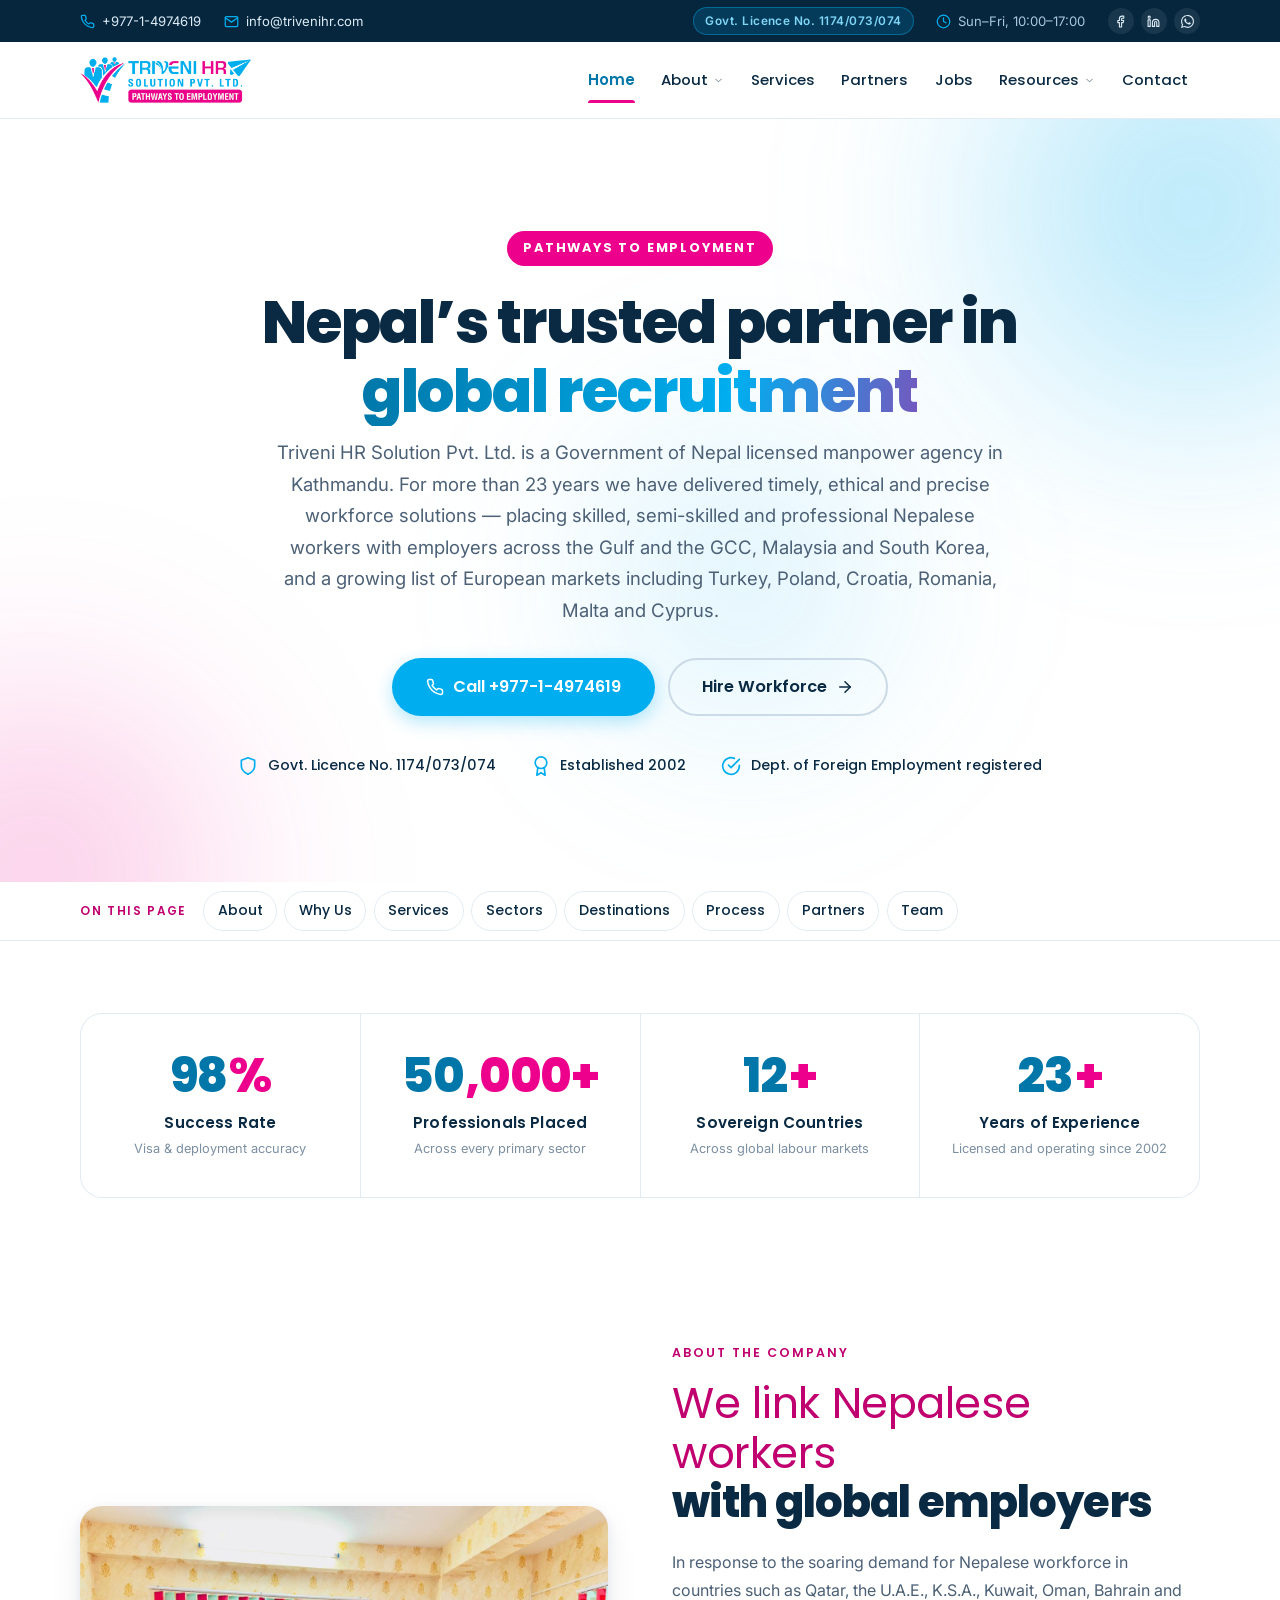
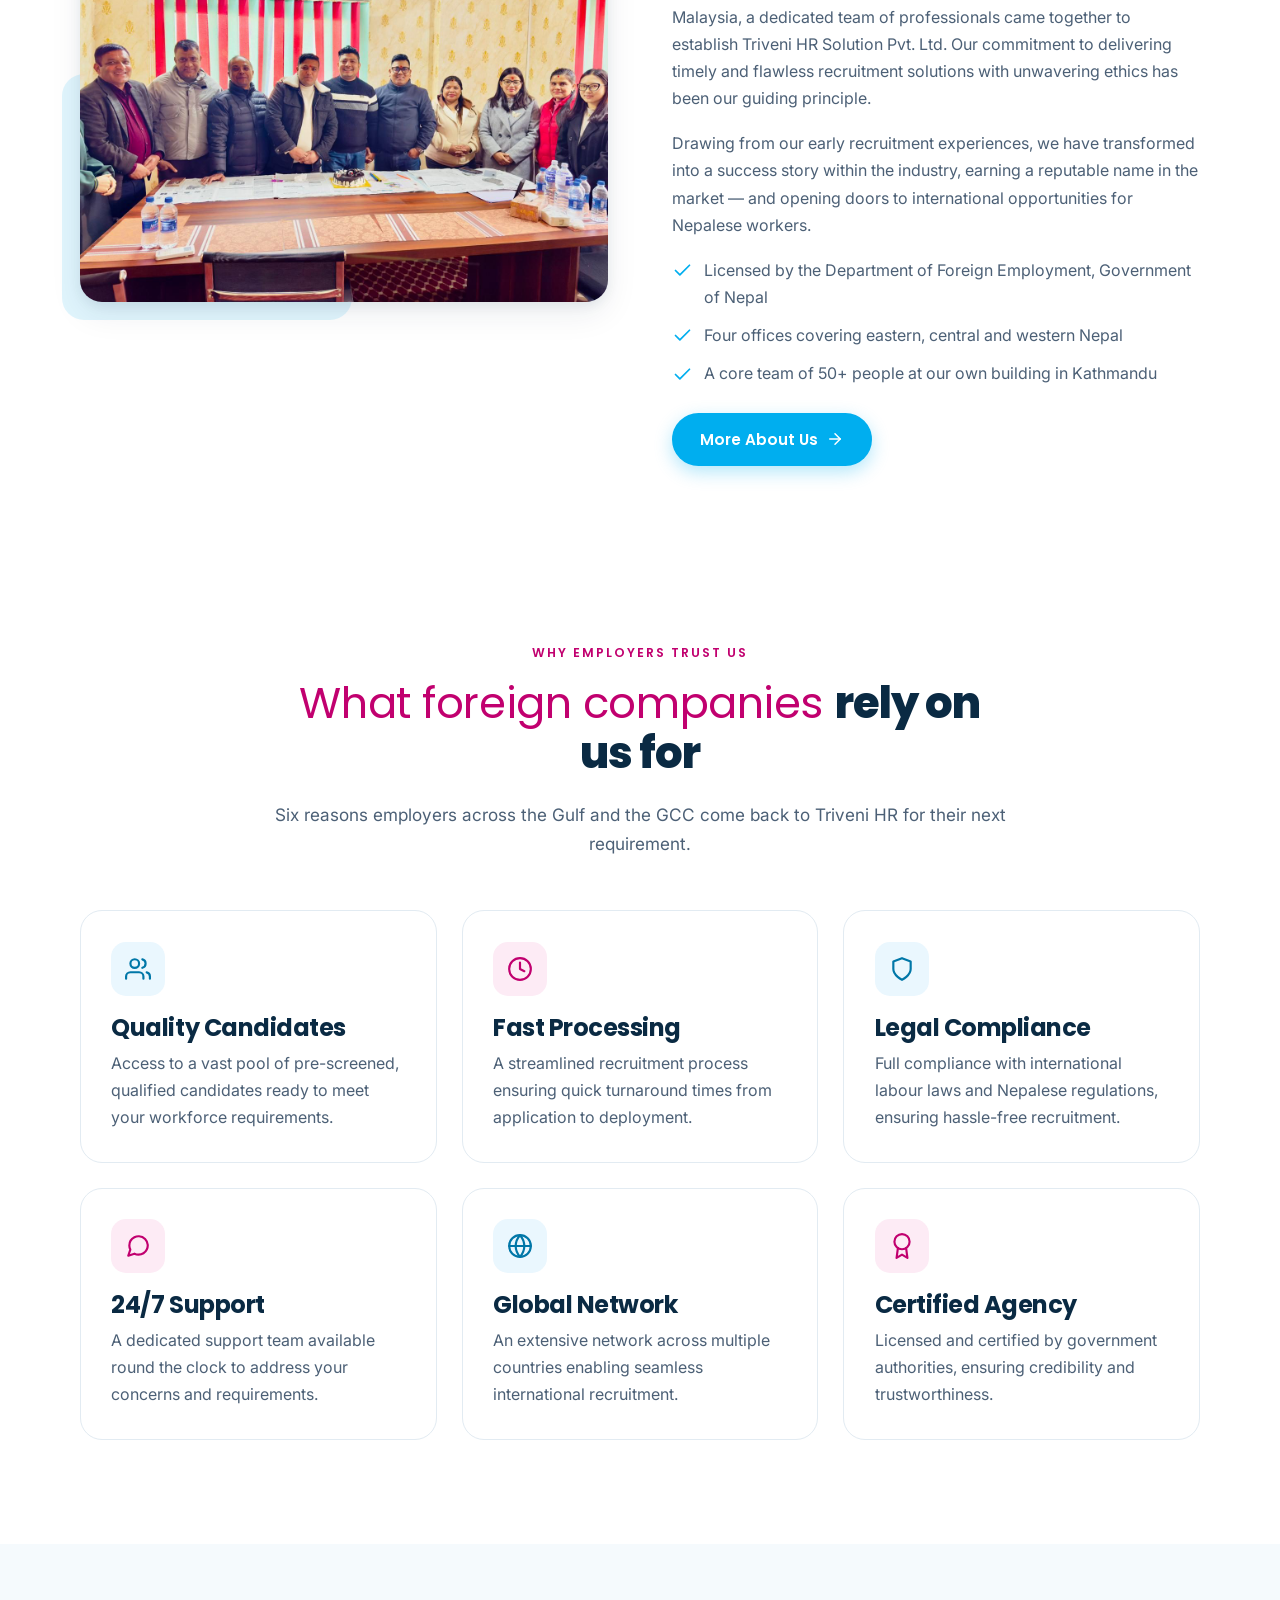
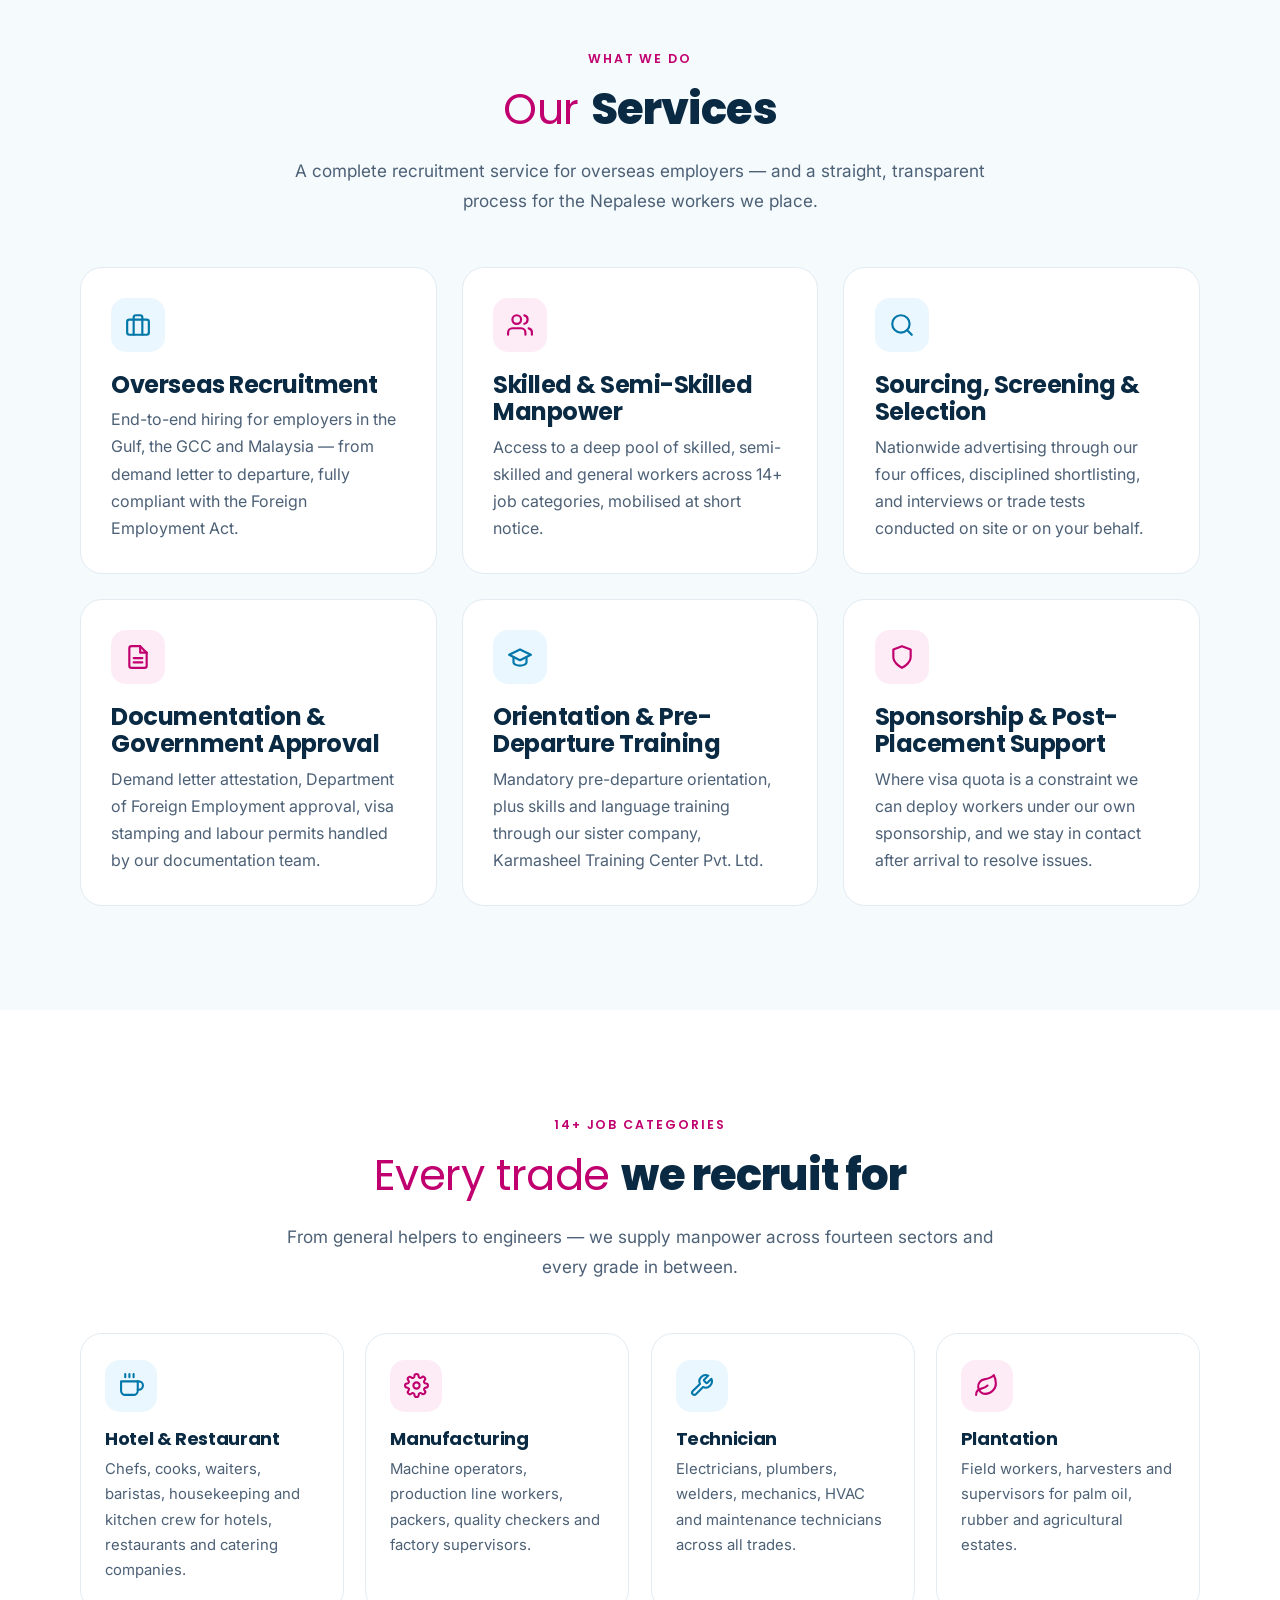
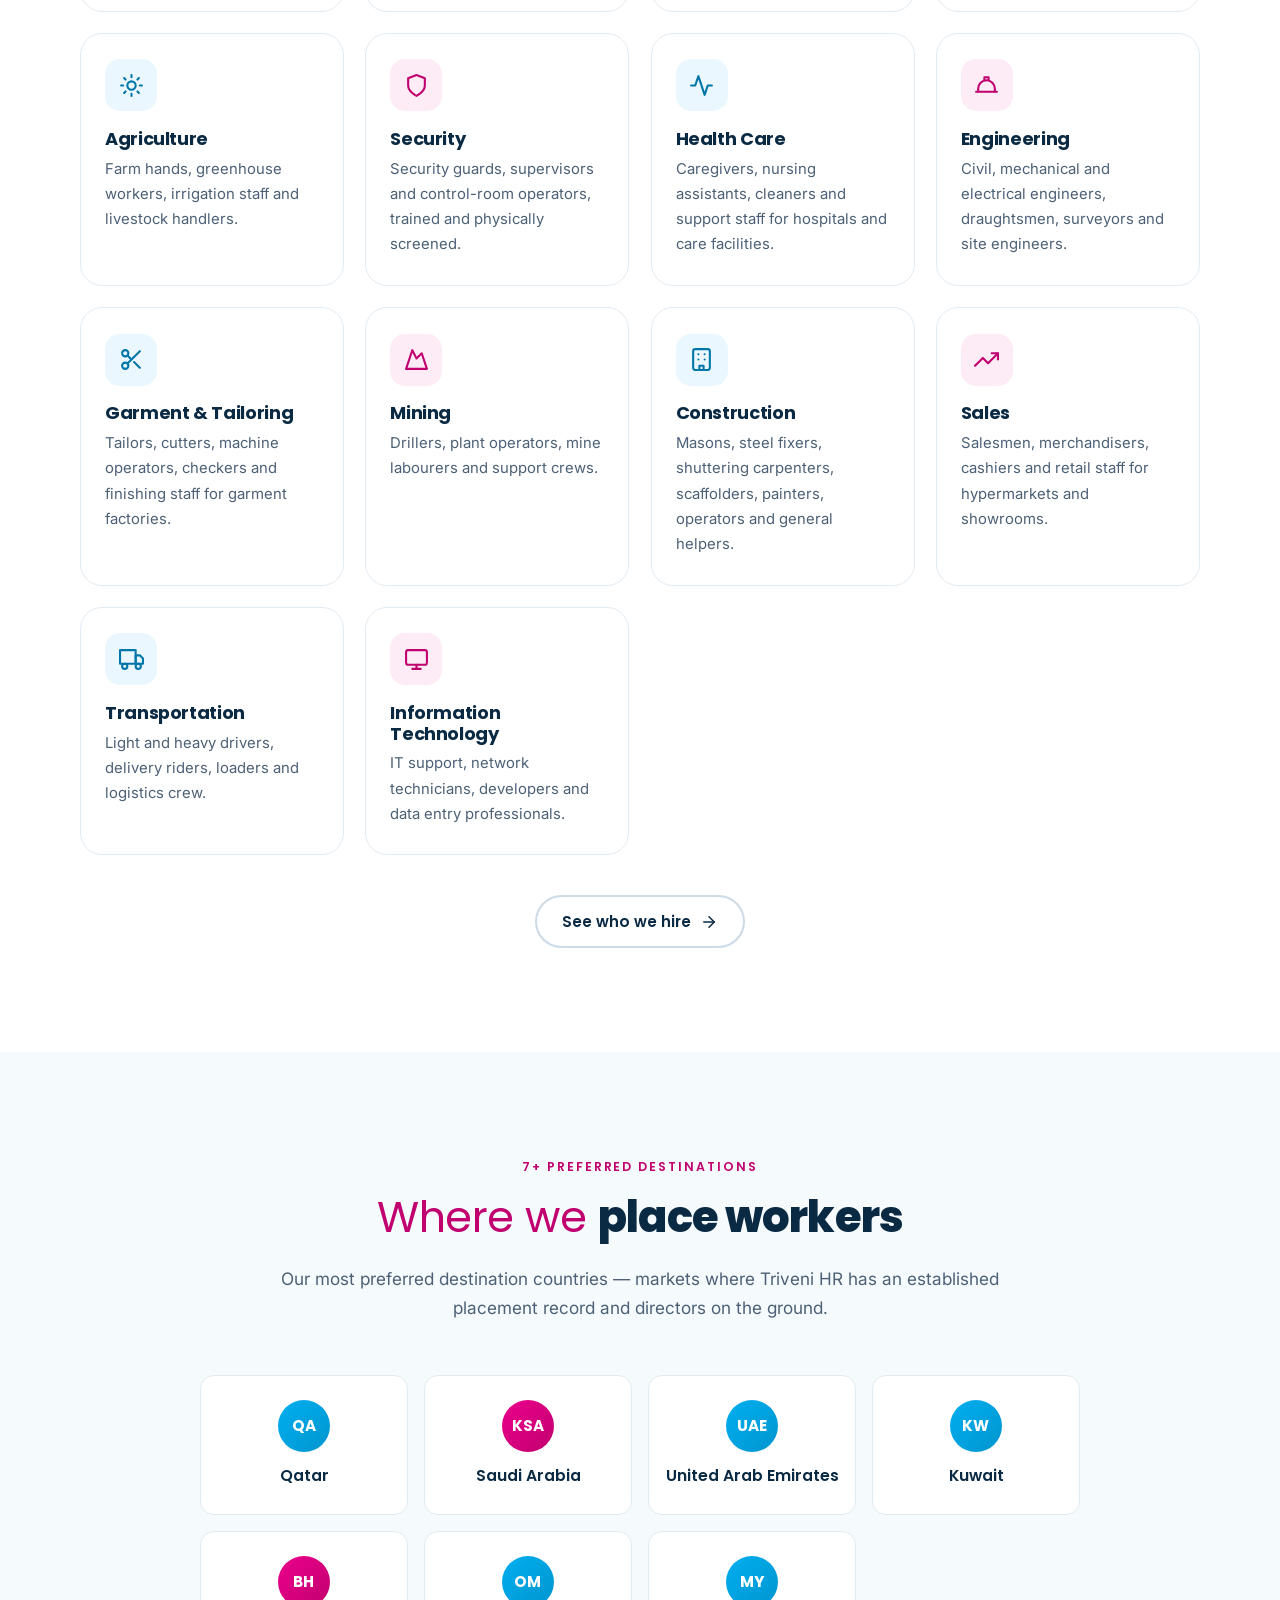
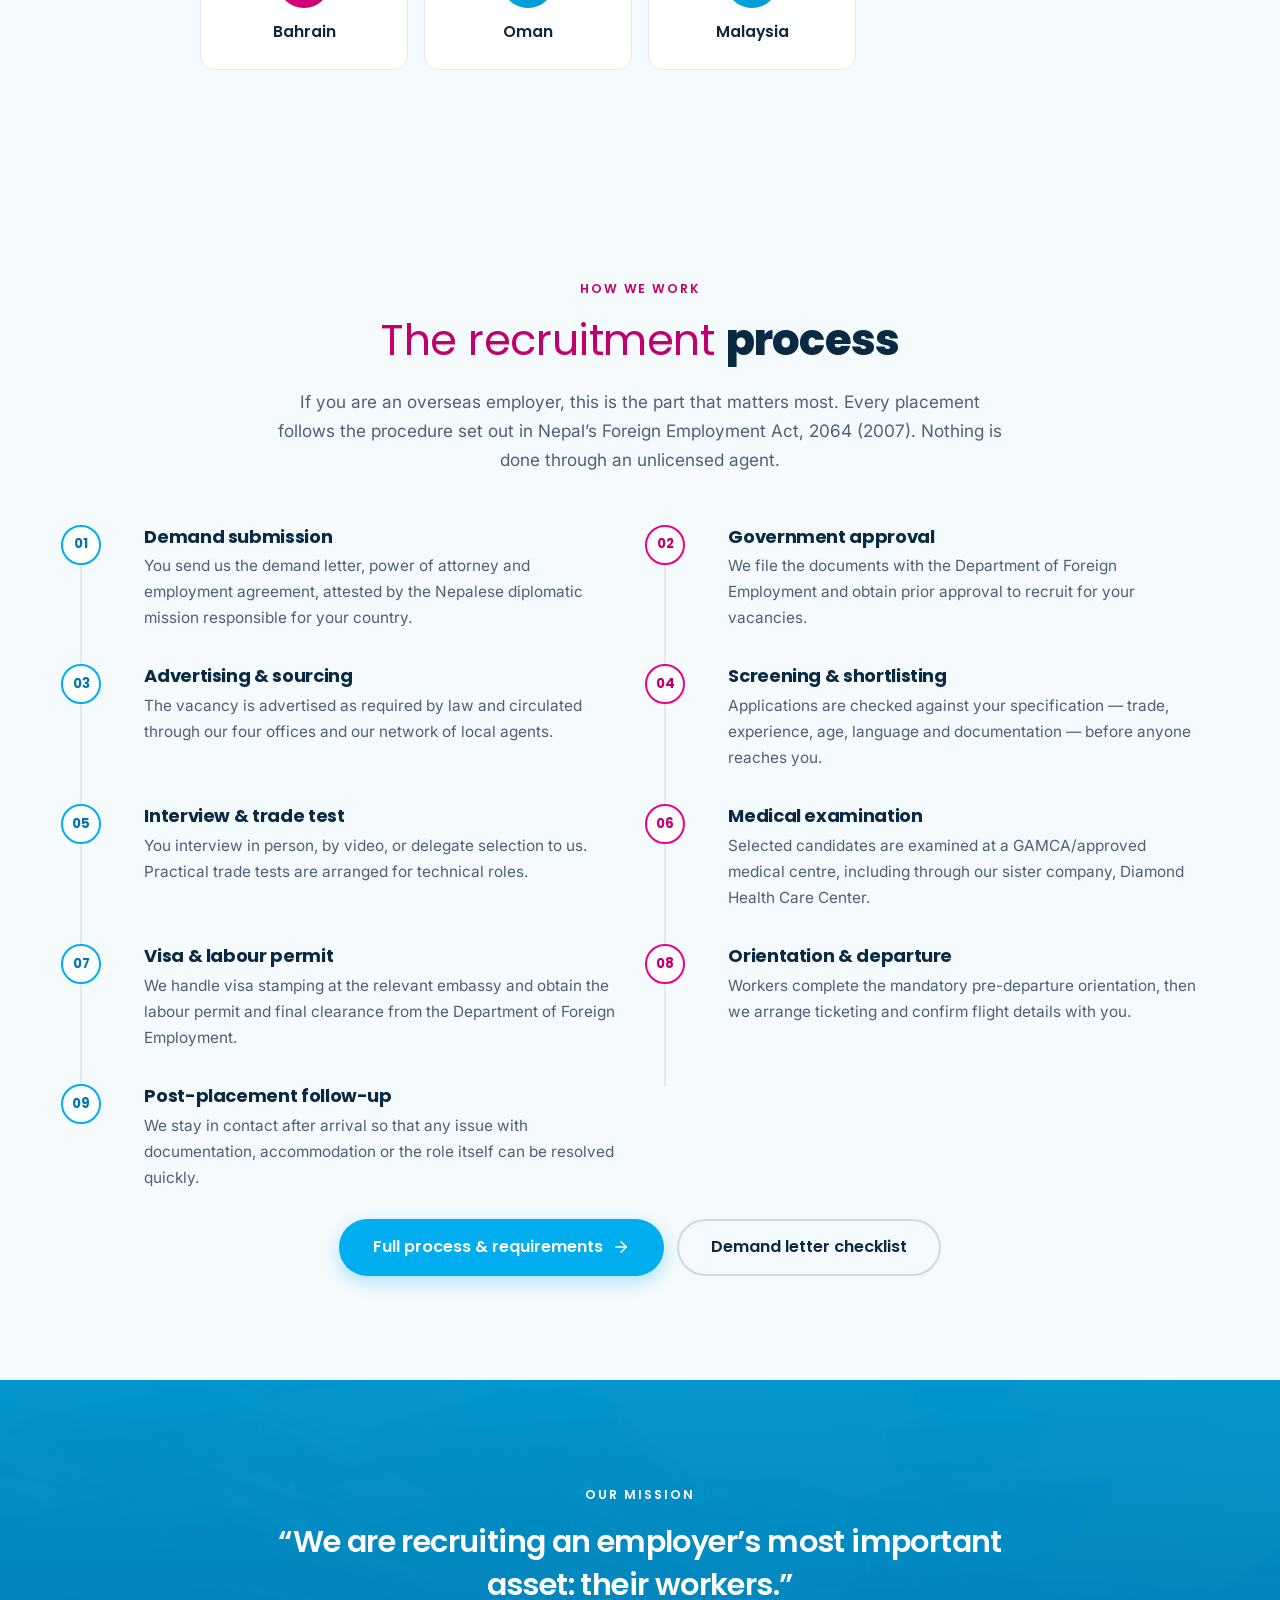
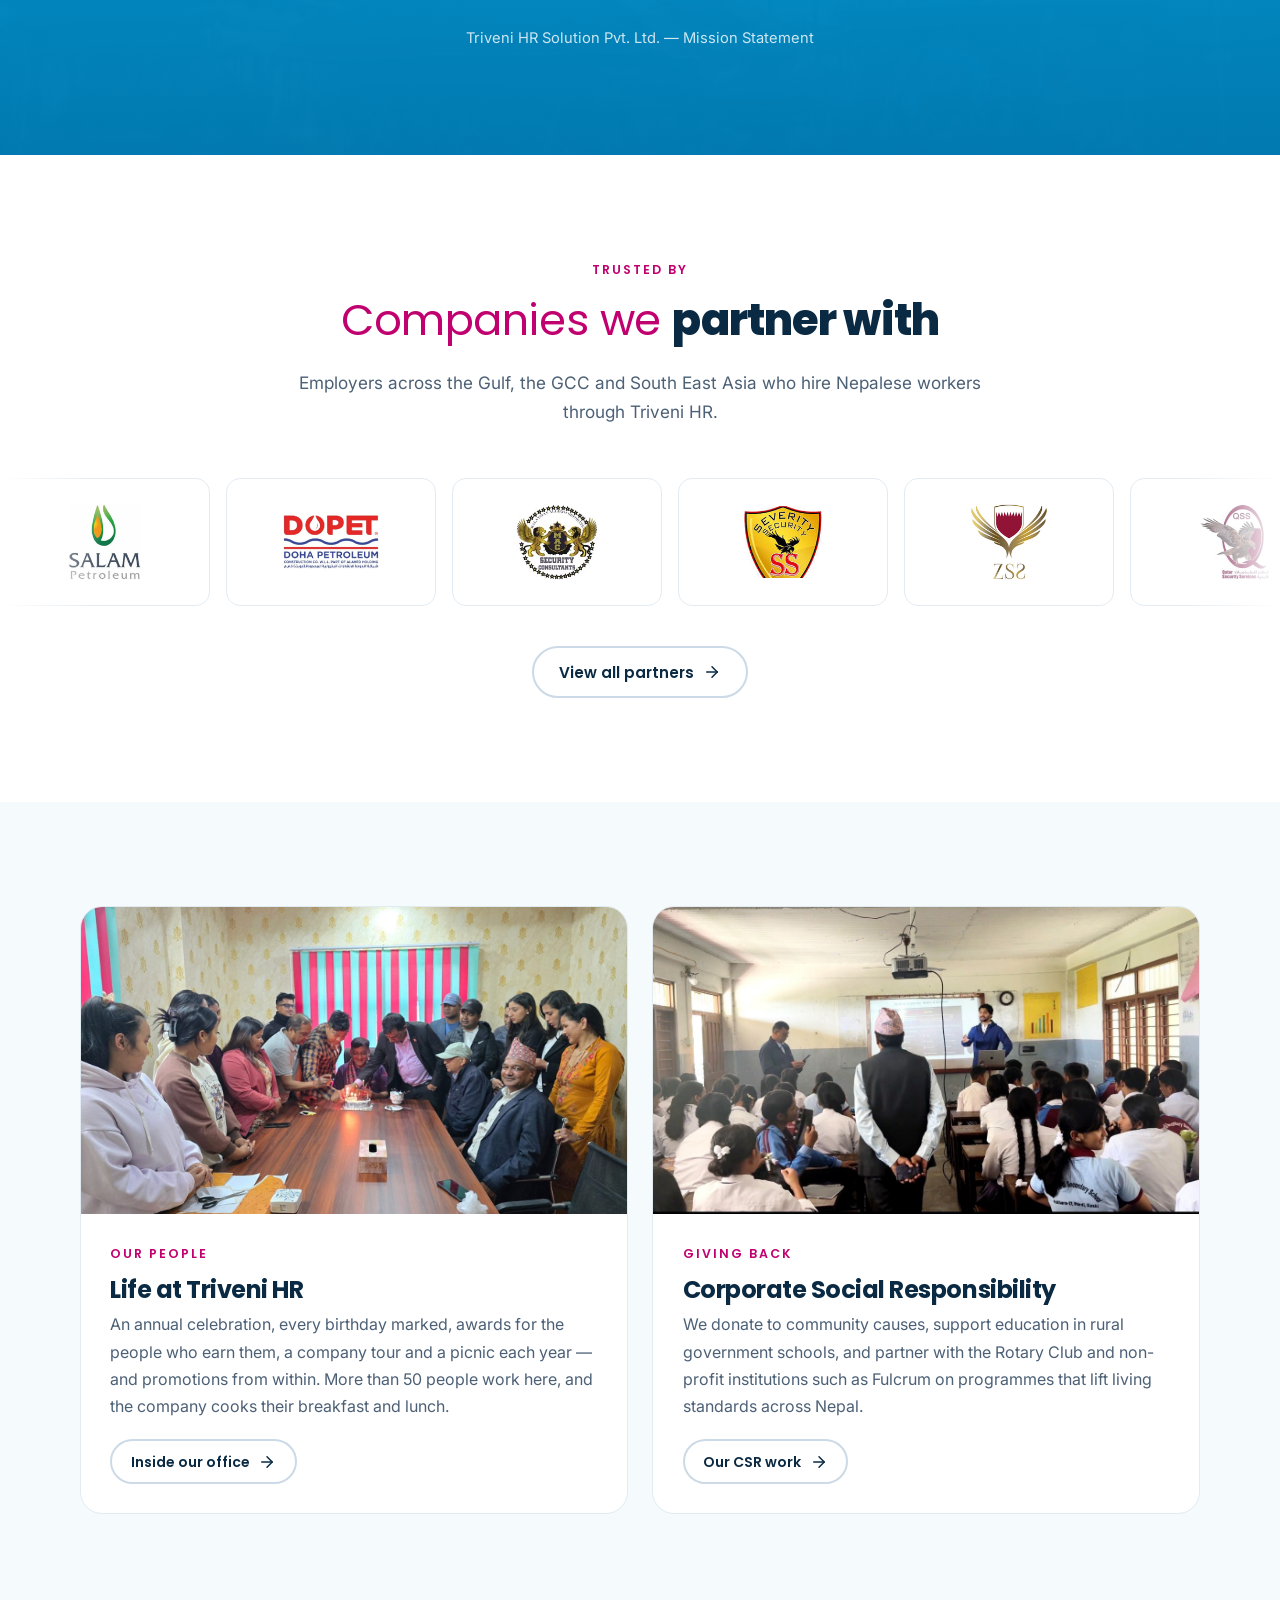
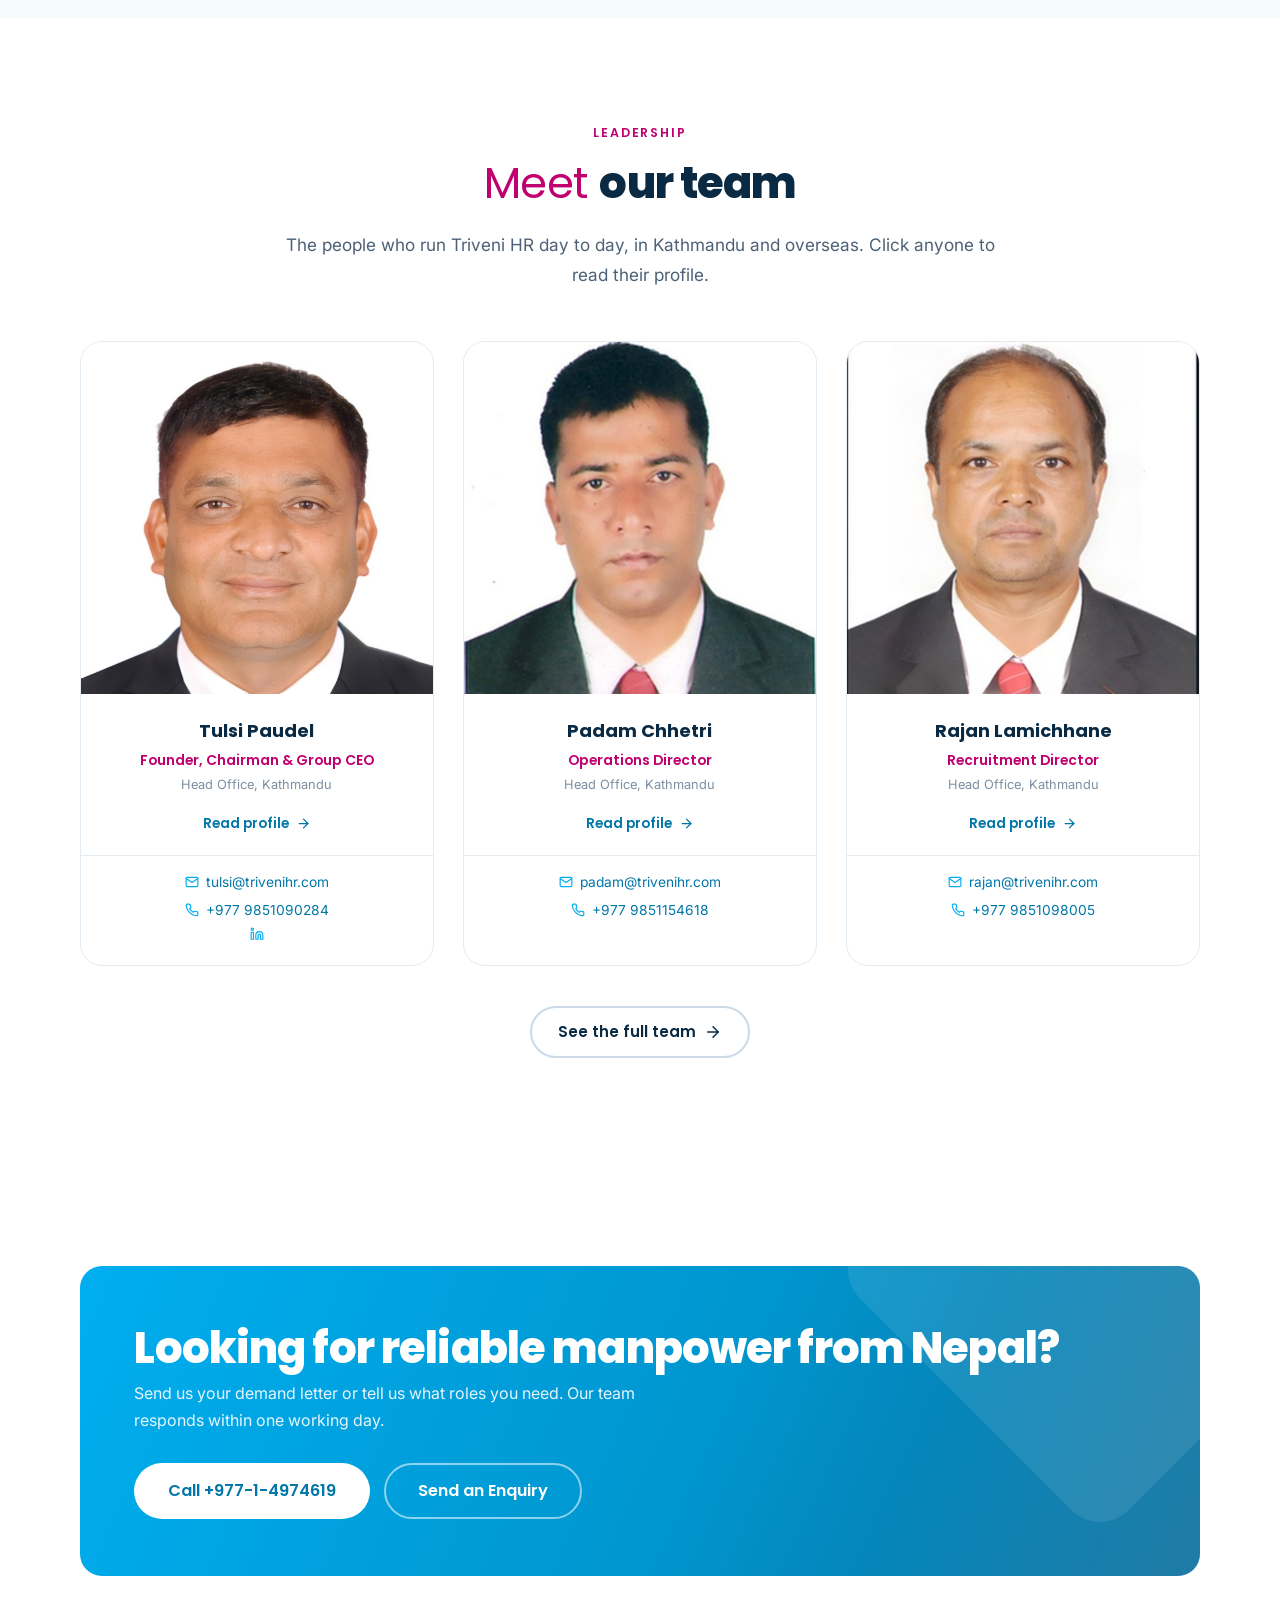
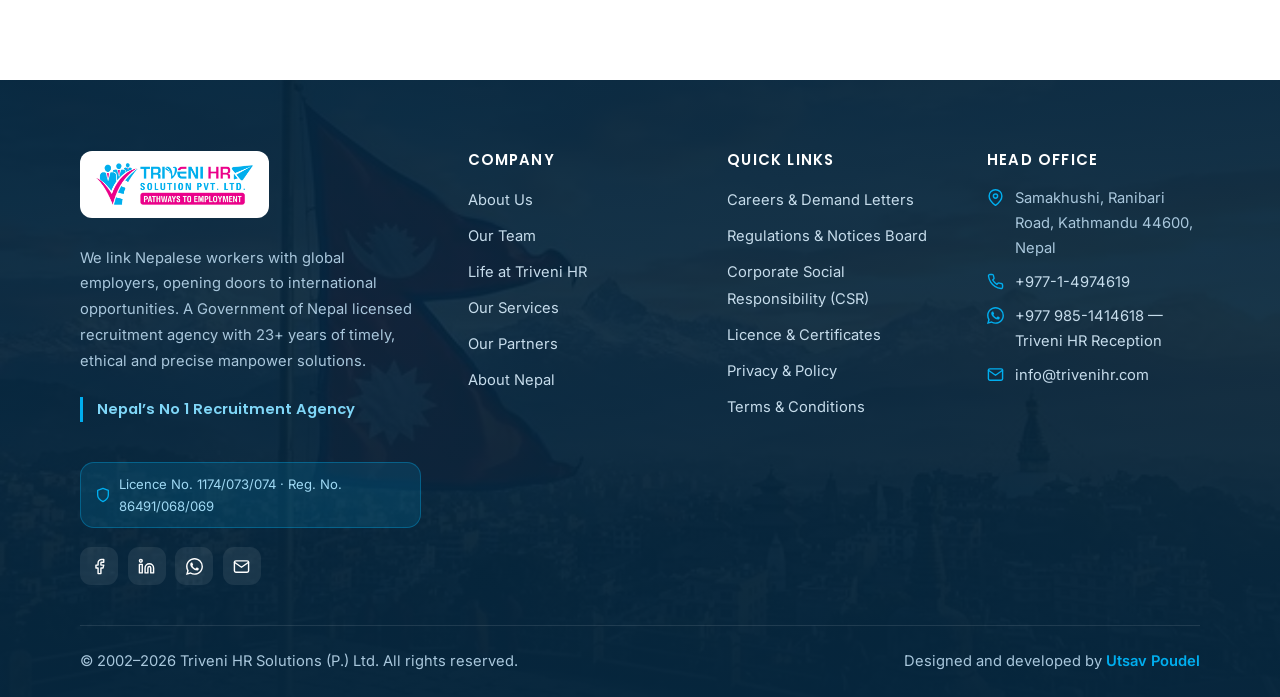
<file: index.html>
<!DOCTYPE html>
<html lang="en">
<head>
<meta charset="utf-8">
<meta name="viewport" content="width=device-width, initial-scale=1">
<title>Triveni HR Solution | Nepal&rsquo;s No 1 Recruitment Agency</title>
<meta name="description" content="Government of Nepal licensed manpower recruitment agency in Kathmandu with 23+ years of experience. Triveni HR Solution supplies skilled and semi-skilled Nepalese workers to employers in Qatar, Saudi Arabia, UAE, Kuwait, Oman, Bahrain and Malaysia.">
<meta name="keywords" content="Triveni HR, Triveni HR Solution, manpower agency Nepal, recruitment agency Kathmandu, Nepal manpower supply, overseas employment Nepal, Gulf recruitment Nepal, GCC manpower, Nepalese workers Qatar, Nepalese workers UAE, foreign employment Nepal">
<link rel="canonical" href="https://www.trivenihr.com/index.html">
<meta name="robots" content="index, follow, max-image-preview:large, max-snippet:-1, max-video-preview:-1">
<meta name="theme-color" content="#00AEEF">
<meta name="author" content="Triveni HR Solution Pvt. Ltd.">

<meta name="geo.region" content="NP-BA">
<meta name="geo.placename" content="Kathmandu, Nepal">
<meta name="geo.position" content="27.7372;85.3147">
<meta name="ICBM" content="27.7372, 85.3147">

<meta property="og:type" content="website">
<meta property="og:site_name" content="Triveni HR Solution Pvt. Ltd.">
<meta property="og:locale" content="en_US">
<meta property="og:title" content="Triveni HR Solution | Nepal&rsquo;s No 1 Recruitment Agency">
<meta property="og:description" content="Government of Nepal licensed manpower recruitment agency in Kathmandu with 23+ years of experience. Triveni HR Solution supplies skilled and semi-skilled Nepalese workers to employers in Qatar, Saudi Arabia, UAE, Kuwait, Oman, Bahrain and Malaysia.">
<meta property="og:url" content="https://www.trivenihr.com/index.html">
<meta property="og:image" content="https://www.trivenihr.com/assets/img/brand/og-image.png">
<meta property="og:image:width" content="1200">
<meta property="og:image:height" content="630">
<meta name="twitter:card" content="summary_large_image">
<meta name="twitter:title" content="Triveni HR Solution | Nepal&rsquo;s No 1 Recruitment Agency">
<meta name="twitter:description" content="Government of Nepal licensed manpower recruitment agency in Kathmandu with 23+ years of experience. Triveni HR Solution supplies skilled and semi-skilled Nepalese workers to employers in Qatar, Saudi Arabia, UAE, Kuwait, Oman, Bahrain and Malaysia.">
<meta name="twitter:image" content="https://www.trivenihr.com/assets/img/brand/og-image.png">

<link rel="icon" type="image/png" href="assets/img/brand/favicon.png">
<link rel="apple-touch-icon" href="assets/img/brand/favicon.png">

<link rel="preconnect" href="https://fonts.googleapis.com">
<link rel="preconnect" href="https://fonts.gstatic.com" crossorigin>
<link rel="stylesheet" href="https://fonts.googleapis.com/css2?family=Inter:wght@400;500;600&family=Poppins:wght@300;400;500;600;700;800&display=swap">
<link rel="stylesheet" href="assets/css/style.css?v=4">

<script type="application/ld+json">
{
 "@context": "https://schema.org",
 "@graph": [
  {
   "@type": [
    "EmploymentAgency",
    "Organization"
   ],
   "@id": "https://www.trivenihr.com/#organization",
   "name": "Triveni HR Solution",
   "legalName": "Triveni HR Solution Pvt. Ltd.",
   "alternateName": [
    "Triveni HR",
    "Triveni H.R. Solution Pvt. Ltd.",
    "Triveni Manpower"
   ],
   "url": "https://www.trivenihr.com/",
   "logo": {
    "@type": "ImageObject",
    "url": "https://www.trivenihr.com/assets/img/brand/logo.png",
    "width": 600,
    "height": 161
   },
   "image": "https://www.trivenihr.com/assets/img/brand/og-image.png",
   "description": "Government of Nepal licensed manpower recruitment agency based in Kathmandu. Over 23 years supplying skilled, semi-skilled and professional Nepalese workers to employers in Qatar, Saudi Arabia, the UAE, Kuwait, Bahrain, Oman and Malaysia.",
   "foundingDate": "2002",
   "slogan": "Pathways to Employment",
   "email": "info@trivenihr.com",
   "telephone": "+977-1-4974619",
   "faxNumber": "+977-1-4974619",
   "address": {
    "@type": "PostalAddress",
    "streetAddress": "Samakhushi, Ranibari Road",
    "addressLocality": "Kathmandu",
    "addressRegion": "Bagmati Province",
    "postalCode": "44600",
    "addressCountry": "NP"
   },
   "geo": {
    "@type": "GeoCoordinates",
    "latitude": "27.7372",
    "longitude": "85.3147"
   },
   "hasMap": "https://maps.google.com/maps?q=Samakhushi,+Ranibari+Road,+Kathmandu,+Nepal",
   "openingHoursSpecification": [
    {
     "@type": "OpeningHoursSpecification",
     "dayOfWeek": [
      "Sunday",
      "Monday",
      "Tuesday",
      "Wednesday",
      "Thursday",
      "Friday"
     ],
     "opens": "10:00",
     "closes": "17:00"
    }
   ],
   "contactPoint": [
    {
     "@type": "ContactPoint",
     "telephone": "+977-1-4974619",
     "contactType": "customer service",
     "areaServed": [
      "NP",
      "Qatar",
      "Saudi Arabia",
      "United Arab Emirates",
      "Kuwait",
      "Bahrain",
      "Oman",
      "Malaysia"
     ],
     "availableLanguage": [
      "English",
      "Nepali",
      "Hindi"
     ]
    },
    {
     "@type": "ContactPoint",
     "telephone": "+977 985-1414618",
     "contactType": "reception",
     "availableLanguage": [
      "English",
      "Nepali",
      "Hindi"
     ]
    }
   ],
   "areaServed": [
    {
     "@type": "Country",
     "name": "Qatar"
    },
    {
     "@type": "Country",
     "name": "Saudi Arabia"
    },
    {
     "@type": "Country",
     "name": "United Arab Emirates"
    },
    {
     "@type": "Country",
     "name": "Kuwait"
    },
    {
     "@type": "Country",
     "name": "Bahrain"
    },
    {
     "@type": "Country",
     "name": "Oman"
    },
    {
     "@type": "Country",
     "name": "Malaysia"
    }
   ],
   "knowsAbout": [
    "Foreign employment recruitment",
    "Overseas manpower supply",
    "Nepalese workforce",
    "Gulf and GCC recruitment",
    "Labour permit processing",
    "Trade testing",
    "Pre-departure orientation training"
   ],
   "identifier": [
    {
     "@type": "PropertyValue",
     "name": "Foreign Employment Licence No.",
     "value": "1174/073/074"
    },
    {
     "@type": "PropertyValue",
     "name": "Company Registration No.",
     "value": "86491/068/069"
    },
    {
     "@type": "PropertyValue",
     "name": "PAN No.",
     "value": "600306838"
    }
   ],
   "numberOfEmployees": {
    "@type": "QuantitativeValue",
    "minValue": 50
   },
   "sameAs": [
    "https://www.facebook.com/profile.php?id=61566432877876",
    "https://www.linkedin.com/company/trivenihr/",
    "https://www.linkedin.com/company/trivenihrsolutions/"
   ]
  },
  {
   "@type": "WebSite",
   "@id": "https://www.trivenihr.com/#website",
   "url": "https://www.trivenihr.com/",
   "name": "Triveni HR Solution",
   "inLanguage": "en",
   "publisher": {
    "@id": "https://www.trivenihr.com/#organization"
   }
  },
  {
   "@type": "WebPage",
   "@id": "https://www.trivenihr.com/index.html#webpage",
   "url": "https://www.trivenihr.com/index.html",
   "name": "Triveni HR Solution | Nepal&rsquo;s No 1 Recruitment Agency",
   "description": "Government of Nepal licensed manpower recruitment agency in Kathmandu with 23+ years of experience. Triveni HR Solution supplies skilled and semi-skilled Nepalese workers to employers in Qatar, Saudi Arabia, UAE, Kuwait, Oman, Bahrain and Malaysia.",
   "inLanguage": "en",
   "isPartOf": {
    "@id": "https://www.trivenihr.com/#website"
   },
   "about": {
    "@id": "https://www.trivenihr.com/#organization"
   }
  },
  {
   "@type": "BreadcrumbList",
   "@id": "https://www.trivenihr.com/index.html#breadcrumb",
   "itemListElement": [
    {
     "@type": "ListItem",
     "position": 1,
     "name": "Home",
     "item": "https://www.trivenihr.com/index.html"
    }
   ]
  },
  {
   "@type": "ItemList",
   "name": "Job categories recruited by Triveni HR Solution",
   "itemListElement": [
    {
     "@type": "ListItem",
     "position": 1,
     "name": "Hotel & Restaurant"
    },
    {
     "@type": "ListItem",
     "position": 2,
     "name": "Manufacturing"
    },
    {
     "@type": "ListItem",
     "position": 3,
     "name": "Technician"
    },
    {
     "@type": "ListItem",
     "position": 4,
     "name": "Plantation"
    },
    {
     "@type": "ListItem",
     "position": 5,
     "name": "Agriculture"
    },
    {
     "@type": "ListItem",
     "position": 6,
     "name": "Security"
    },
    {
     "@type": "ListItem",
     "position": 7,
     "name": "Health Care"
    },
    {
     "@type": "ListItem",
     "position": 8,
     "name": "Engineering"
    },
    {
     "@type": "ListItem",
     "position": 9,
     "name": "Garment & Tailoring"
    },
    {
     "@type": "ListItem",
     "position": 10,
     "name": "Mining"
    },
    {
     "@type": "ListItem",
     "position": 11,
     "name": "Construction"
    },
    {
     "@type": "ListItem",
     "position": 12,
     "name": "Sales"
    },
    {
     "@type": "ListItem",
     "position": 13,
     "name": "Transportation"
    },
    {
     "@type": "ListItem",
     "position": 14,
     "name": "Information Technology"
    }
   ]
  }
 ]
}
</script>
</head>
<body>
<a class="skip-link" href="#main">Skip to content</a>

  <!-- ============ TOP BAR ============ -->
  <div class="topbar">
    <div class="container topbar__inner">
      <ul class="topbar__list">
        <li><svg viewBox="0 0 24 24" fill="none" stroke="currentColor" stroke-width="2" stroke-linecap="round" stroke-linejoin="round" aria-hidden="true" focusable="false"><path d="M22 16.92v3a2 2 0 0 1-2.18 2 19.79 19.79 0 0 1-8.63-3.07 19.5 19.5 0 0 1-6-6 19.79 19.79 0 0 1-3.07-8.67A2 2 0 0 1 4.11 2h3a2 2 0 0 1 2 1.72 12.84 12.84 0 0 0 .7 2.81 2 2 0 0 1-.45 2.11L8.09 9.91a16 16 0 0 0 6 6l1.27-1.27a2 2 0 0 1 2.11-.45 12.84 12.84 0 0 0 2.81.7A2 2 0 0 1 22 16.92z"/></svg><a href="tel:+97714974619">+977-1-4974619</a></li>
        <li><svg viewBox="0 0 24 24" fill="none" stroke="currentColor" stroke-width="2" stroke-linecap="round" stroke-linejoin="round" aria-hidden="true" focusable="false"><path d="M4 4h16c1.1 0 2 .9 2 2v12c0 1.1-.9 2-2 2H4c-1.1 0-2-.9-2-2V6c0-1.1.9-2 2-2z"/><polyline points="22,6 12,13 2,6"/></svg><a href="mailto:info@trivenihr.com">info@trivenihr.com</a></li>
      </ul>
      <ul class="topbar__list topbar__list--secondary">
        <li><span class="topbar__badge">Govt. Licence No. 1174/073/074</span></li>
        <li><svg viewBox="0 0 24 24" fill="none" stroke="currentColor" stroke-width="2" stroke-linecap="round" stroke-linejoin="round" aria-hidden="true" focusable="false"><circle cx="12" cy="12" r="10"/><polyline points="12 6 12 12 16 14"/></svg><span>Sun&ndash;Fri, 10:00&ndash;17:00</span></li>
        <li class="topbar__social">
          <a href="https://www.facebook.com/profile.php?id=61566432877876" target="_blank" rel="noopener" aria-label="Triveni HR on Facebook"><svg viewBox="0 0 24 24" fill="none" stroke="currentColor" stroke-width="2" stroke-linecap="round" stroke-linejoin="round" aria-hidden="true" focusable="false"><path d="M18 2h-3a5 5 0 0 0-5 5v3H7v4h3v8h4v-8h3l1-4h-4V7a1 1 0 0 1 1-1h3z"/></svg></a>
          <a href="https://www.linkedin.com/company/trivenihr/" target="_blank" rel="noopener" aria-label="Triveni HR on LinkedIn"><svg viewBox="0 0 24 24" fill="none" stroke="currentColor" stroke-width="2" stroke-linecap="round" stroke-linejoin="round" aria-hidden="true" focusable="false"><path d="M16 8a6 6 0 0 1 6 6v7h-4v-7a2 2 0 0 0-2-2 2 2 0 0 0-2 2v7h-4v-7a6 6 0 0 1 6-6z"/><rect x="2" y="9" width="4" height="12"/><circle cx="4" cy="4" r="2"/></svg></a>
          <a href="https://wa.me/9779851414618" target="_blank" rel="noopener" aria-label="WhatsApp Triveni HR Reception"><svg viewBox="0 0 24 24" fill="currentColor" stroke="none" aria-hidden="true" focusable="false"><path d="M17.472 14.382c-.297-.149-1.758-.867-2.03-.967-.273-.099-.471-.148-.67.15-.197.297-.767.966-.94 1.164-.173.199-.347.223-.644.075-.297-.15-1.255-.463-2.39-1.475-.883-.788-1.48-1.761-1.653-2.059-.173-.297-.018-.458.13-.606.134-.133.298-.347.446-.52.149-.174.198-.298.298-.497.099-.198.05-.371-.025-.52-.075-.149-.669-1.612-.916-2.207-.242-.579-.487-.5-.669-.51a12.8 12.8 0 0 0-.57-.01c-.198 0-.52.074-.792.372-.272.297-1.04 1.016-1.04 2.479 0 1.462 1.065 2.875 1.213 3.074.149.198 2.096 3.2 5.077 4.487.709.306 1.262.489 1.694.625.712.227 1.36.195 1.871.118.571-.085 1.758-.719 2.006-1.413.248-.694.248-1.289.173-1.413-.074-.124-.272-.198-.57-.347m-5.421 7.403h-.004a9.87 9.87 0 0 1-5.031-1.378l-.361-.214-3.741.982.998-3.648-.235-.374a9.86 9.86 0 0 1-1.51-5.26c.001-5.45 4.436-9.884 9.888-9.884a9.82 9.82 0 0 1 6.988 2.896 9.825 9.825 0 0 1 2.893 6.994c-.003 5.45-4.437 9.885-9.885 9.885M20.52 3.449C18.24 1.245 15.24 0 12.045 0 5.463 0 .104 5.359.101 11.945c0 2.096.549 4.142 1.595 5.945L0 24l6.305-1.654a11.882 11.882 0 0 0 5.683 1.448h.005c6.582 0 11.94-5.359 11.943-11.945a11.86 11.86 0 0 0-3.416-8.4"/></svg></a>
        </li>
      </ul>
    </div>
  </div>

  <!-- ============ HEADER ============ -->
  <header class="header">
    <div class="container header__inner">
      <a class="brand" href="index.html" aria-label="Triveni HR Solution Pvt. Ltd. &mdash; home">
        <img src="assets/img/brand/logo.png" alt="Triveni HR Solution Pvt. Ltd. — Pathways to Employment" width="600" height="161">
      </a>

      <nav class="nav" id="site-nav" aria-label="Main">
        <ul class="nav__list">
            <li><a class="nav__link" href="index.html" aria-current="page">Home</a></li>
            <li class="nav__item--has-menu"><a class="nav__link" href="about.html">About<svg class="nav__caret" viewBox="0 0 24 24" fill="none" stroke="currentColor" stroke-width="2" stroke-linecap="round" stroke-linejoin="round" aria-hidden="true" focusable="false"><polyline points="6 9 12 15 18 9"/></svg></a><ul class="nav__menu"><li><a href="about.html">Company Overview</a></li><li><a href="team.html">Our Team</a></li><li><a href="life.html">Life at Triveni HR</a></li><li><a href="life.html#csr">Corporate Social Responsibility</a></li><li><a href="licence.html">Licence &amp; Certificates</a></li></ul></li>
            <li><a class="nav__link" href="services.html">Services</a></li>
            <li><a class="nav__link" href="clients.html">Partners</a></li>
            <li><a class="nav__link" href="jobs.html">Jobs</a></li>
            <li class="nav__item--has-menu"><a class="nav__link" href="downloads.html">Resources<svg class="nav__caret" viewBox="0 0 24 24" fill="none" stroke="currentColor" stroke-width="2" stroke-linecap="round" stroke-linejoin="round" aria-hidden="true" focusable="false"><polyline points="6 9 12 15 18 9"/></svg></a><ul class="nav__menu"><li><a href="downloads.html">Downloads</a></li><li><a href="nepal.html">About Nepal</a></li></ul></li>
            <li><a class="nav__link" href="contact.html">Contact</a></li>
        </ul>
        <div class="nav__mobile-cta">
          <a class="btn btn--outline" href="https://wa.me/9779851414618" target="_blank" rel="noopener"><svg viewBox="0 0 24 24" fill="currentColor" stroke="none" aria-hidden="true" focusable="false"><path d="M17.472 14.382c-.297-.149-1.758-.867-2.03-.967-.273-.099-.471-.148-.67.15-.197.297-.767.966-.94 1.164-.173.199-.347.223-.644.075-.297-.15-1.255-.463-2.39-1.475-.883-.788-1.48-1.761-1.653-2.059-.173-.297-.018-.458.13-.606.134-.133.298-.347.446-.52.149-.174.198-.298.298-.497.099-.198.05-.371-.025-.52-.075-.149-.669-1.612-.916-2.207-.242-.579-.487-.5-.669-.51a12.8 12.8 0 0 0-.57-.01c-.198 0-.52.074-.792.372-.272.297-1.04 1.016-1.04 2.479 0 1.462 1.065 2.875 1.213 3.074.149.198 2.096 3.2 5.077 4.487.709.306 1.262.489 1.694.625.712.227 1.36.195 1.871.118.571-.085 1.758-.719 2.006-1.413.248-.694.248-1.289.173-1.413-.074-.124-.272-.198-.57-.347m-5.421 7.403h-.004a9.87 9.87 0 0 1-5.031-1.378l-.361-.214-3.741.982.998-3.648-.235-.374a9.86 9.86 0 0 1-1.51-5.26c.001-5.45 4.436-9.884 9.888-9.884a9.82 9.82 0 0 1 6.988 2.896 9.825 9.825 0 0 1 2.893 6.994c-.003 5.45-4.437 9.885-9.885 9.885M20.52 3.449C18.24 1.245 15.24 0 12.045 0 5.463 0 .104 5.359.101 11.945c0 2.096.549 4.142 1.595 5.945L0 24l6.305-1.654a11.882 11.882 0 0 0 5.683 1.448h.005c6.582 0 11.94-5.359 11.943-11.945a11.86 11.86 0 0 0-3.416-8.4"/></svg>Triveni HR Reception</a>
        </div>
      </nav>

      <button class="nav-toggle" type="button" aria-expanded="false" aria-controls="site-nav" aria-label="Toggle navigation menu">
        <span></span>
      </button>
    </div>
  </header>

  <main id="main">
    <!-- ============ HERO ============ -->
    <section class="hero">
      <div class="hero__aura" aria-hidden="true">
        <span class="hero__orb hero__orb--cyan"></span>
        <span class="hero__orb hero__orb--pink"></span>
        <span class="hero__orb hero__orb--wash"></span>
      </div>
      <div class="container">
        <div class="hero__inner">
          <div class="hero__content">
            <span class="hero__tagline">Pathways to Employment</span>
            <h1 class="hero__title"><span class="w" style="--i:0">Nepal&rsquo;s</span> <span class="w" style="--i:1">trusted</span> <span class="w" style="--i:2">partner</span> <span class="w" style="--i:3">in</span> <span class="w accent" style="--i:4">global recruitment</span></h1>
            <p class="hero__text">Triveni HR Solution Pvt. Ltd. is a Government of Nepal licensed manpower
              agency in Kathmandu. For more than 23 years we have delivered timely, ethical and precise
              workforce solutions &mdash; placing skilled, semi-skilled and professional Nepalese workers with
              employers across the Gulf and the GCC, Malaysia and South Korea, and a growing list of European
              markets including Turkey, Poland, Croatia, Romania, Malta and Cyprus.</p>
            <div class="btn-row">
              <a class="btn btn--primary btn--lg" href="tel:+97714974619"><svg viewBox="0 0 24 24" fill="none" stroke="currentColor" stroke-width="2" stroke-linecap="round" stroke-linejoin="round" aria-hidden="true" focusable="false"><path d="M22 16.92v3a2 2 0 0 1-2.18 2 19.79 19.79 0 0 1-8.63-3.07 19.5 19.5 0 0 1-6-6 19.79 19.79 0 0 1-3.07-8.67A2 2 0 0 1 4.11 2h3a2 2 0 0 1 2 1.72 12.84 12.84 0 0 0 .7 2.81 2 2 0 0 1-.45 2.11L8.09 9.91a16 16 0 0 0 6 6l1.27-1.27a2 2 0 0 1 2.11-.45 12.84 12.84 0 0 0 2.81.7A2 2 0 0 1 22 16.92z"/></svg>Call +977-1-4974619</a>
              <a class="btn btn--outline btn--lg" href="contact.html">Hire Workforce <svg viewBox="0 0 24 24" fill="none" stroke="currentColor" stroke-width="2" stroke-linecap="round" stroke-linejoin="round" aria-hidden="true" focusable="false"><line x1="5" y1="12" x2="19" y2="12"/><polyline points="12 5 19 12 12 19"/></svg></a>
            </div>
            <div class="hero__trust">
              <div><svg viewBox="0 0 24 24" fill="none" stroke="currentColor" stroke-width="2" stroke-linecap="round" stroke-linejoin="round" aria-hidden="true" focusable="false"><path d="M12 22s8-4 8-10V5l-8-3-8 3v7c0 6 8 10 8 10z"/></svg><span>Govt. Licence No. 1174/073/074</span></div>
              <div><svg viewBox="0 0 24 24" fill="none" stroke="currentColor" stroke-width="2" stroke-linecap="round" stroke-linejoin="round" aria-hidden="true" focusable="false"><circle cx="12" cy="8" r="7"/><polyline points="8.21 13.89 7 23 12 20 17 23 15.79 13.88"/></svg><span>Established 2002</span></div>
              <div><svg viewBox="0 0 24 24" fill="none" stroke="currentColor" stroke-width="2" stroke-linecap="round" stroke-linejoin="round" aria-hidden="true" focusable="false"><path d="M22 11.08V12a10 10 0 1 1-5.93-9.14"/><polyline points="22 4 12 14.01 9 11.01"/></svg><span>Dept. of Foreign Employment registered</span></div>
            </div>
          </div>
        </div>
      </div>
    </section>

    <!-- ================= IN-PAGE SECTION NAV ================= -->
    <nav class="jumpnav" aria-label="Sections on this page">
      <div class="container">
        <span class="jumpnav__label">On this page</span>
        <ul>
          <li><a href="#about">About</a></li>
          <li><a href="#why-us">Why Us</a></li>
          <li><a href="#services">Services</a></li>
          <li><a href="#services">Sectors</a></li>
          <li><a href="#destinations">Destinations</a></li>
          <li><a href="#process">Process</a></li>
          <li><a href="#partners">Partners</a></li>
          <li><a href="#team">Team</a></li>
        </ul>
      </div>
    </nav>

    <section class="section section--tight">
      <div class="container">
        <div class="stats reveal">
          <div class="stat">
            <span class="stat__num"><span data-count="98">98</span><span class="suffix">%</span></span>
            <span class="stat__label">Success Rate</span>
            <span class="stat__sub">Visa &amp; deployment accuracy</span>
          </div>
          <div class="stat">
            <span class="stat__num"><span data-count="50" data-suffix-k>50</span><span class="suffix">,000+</span></span>
            <span class="stat__label">Professionals Placed</span>
            <span class="stat__sub">Across every primary sector</span>
          </div>
          <div class="stat">
            <span class="stat__num"><span data-count="12">12</span><span class="suffix">+</span></span>
            <span class="stat__label">Sovereign Countries</span>
            <span class="stat__sub">Across global labour markets</span>
          </div>
          <div class="stat">
            <span class="stat__num"><span data-count="23">23</span><span class="suffix">+</span></span>
            <span class="stat__label">Years of Experience</span>
            <span class="stat__sub">Licensed and operating since 2002</span>
          </div>
        </div>
      </div>
    </section>

    <!-- ============ ABOUT ============ -->
    <section class="section section--tight" id="about">
      <div class="container">
        <div class="split">
          <div class="split__media split__media--framed reveal">
            <img src="assets/img/life/life-09.jpg" alt="The Triveni HR Solution team together at the head office in Samakhushi, Kathmandu" width="1280" height="960" loading="lazy">
          </div>
          <div class="reveal reveal-d1">
            <span class="eyebrow">About the company</span>
            <h2 class="dual"><span>We link Nepalese workers</span><strong>with global employers</strong></h2>
            <p>In response to the soaring demand for Nepalese workforce in countries such as Qatar, the
               U.A.E., K.S.A., Kuwait, Oman, Bahrain and Malaysia, a dedicated team of professionals came
               together to establish Triveni HR Solution Pvt. Ltd. Our commitment to delivering timely and
               flawless recruitment solutions with unwavering ethics has been our guiding principle.</p>
            <p>Drawing from our early recruitment experiences, we have transformed into a success story
               within the industry, earning a reputable name in the market &mdash; and opening doors to
               international opportunities for Nepalese workers.</p>
            <ul class="checklist">
              <li><svg viewBox="0 0 24 24" fill="none" stroke="currentColor" stroke-width="2" stroke-linecap="round" stroke-linejoin="round" aria-hidden="true" focusable="false"><polyline points="20 6 9 17 4 12"/></svg><span>Licensed by the Department of Foreign Employment, Government of Nepal</span></li>
              <li><svg viewBox="0 0 24 24" fill="none" stroke="currentColor" stroke-width="2" stroke-linecap="round" stroke-linejoin="round" aria-hidden="true" focusable="false"><polyline points="20 6 9 17 4 12"/></svg><span>Four offices covering eastern, central and western Nepal</span></li>
              <li><svg viewBox="0 0 24 24" fill="none" stroke="currentColor" stroke-width="2" stroke-linecap="round" stroke-linejoin="round" aria-hidden="true" focusable="false"><polyline points="20 6 9 17 4 12"/></svg><span>A core team of 50+ people at our own building in Kathmandu</span></li>
            </ul>
            <a class="btn btn--primary" href="about.html">More About Us <svg viewBox="0 0 24 24" fill="none" stroke="currentColor" stroke-width="2" stroke-linecap="round" stroke-linejoin="round" aria-hidden="true" focusable="false"><line x1="5" y1="12" x2="19" y2="12"/><polyline points="12 5 19 12 12 19"/></svg></a>
          </div>
        </div>
      </div>
    </section>

    <!-- ============ WHY EMPLOYERS TRUST US ============ -->
    <section class="section" id="why-us">
      <div class="container">
        <div class="section-head section-head--center">
          <span class="eyebrow">Why employers trust us</span>
          <h2 class="dual dual--inline"><span>What foreign companies </span><strong>rely on us for</strong></h2>
          <p>Six reasons employers across the Gulf and the GCC come back to Triveni HR for their next
             requirement.</p>
        </div>
        <div class="grid grid--3">
          <article class="card reveal">
            <div class="card__icon"><svg viewBox="0 0 24 24" fill="none" stroke="currentColor" stroke-width="2" stroke-linecap="round" stroke-linejoin="round" aria-hidden="true" focusable="false"><path d="M17 21v-2a4 4 0 0 0-4-4H5a4 4 0 0 0-4 4v2"/><circle cx="9" cy="7" r="4"/><path d="M23 21v-2a4 4 0 0 0-3-3.87"/><path d="M16 3.13a4 4 0 0 1 0 7.75"/></svg></div>
            <h3>Quality Candidates</h3>
            <p>Access to a vast pool of pre-screened, qualified candidates ready to meet your workforce requirements.</p>
          </article>
          <article class="card card--alt reveal">
            <div class="card__icon"><svg viewBox="0 0 24 24" fill="none" stroke="currentColor" stroke-width="2" stroke-linecap="round" stroke-linejoin="round" aria-hidden="true" focusable="false"><circle cx="12" cy="12" r="10"/><polyline points="12 6 12 12 16 14"/></svg></div>
            <h3>Fast Processing</h3>
            <p>A streamlined recruitment process ensuring quick turnaround times from application to deployment.</p>
          </article>
          <article class="card reveal">
            <div class="card__icon"><svg viewBox="0 0 24 24" fill="none" stroke="currentColor" stroke-width="2" stroke-linecap="round" stroke-linejoin="round" aria-hidden="true" focusable="false"><path d="M12 22s8-4 8-10V5l-8-3-8 3v7c0 6 8 10 8 10z"/></svg></div>
            <h3>Legal Compliance</h3>
            <p>Full compliance with international labour laws and Nepalese regulations, ensuring hassle-free recruitment.</p>
          </article>
          <article class="card card--alt reveal">
            <div class="card__icon"><svg viewBox="0 0 24 24" fill="none" stroke="currentColor" stroke-width="2" stroke-linecap="round" stroke-linejoin="round" aria-hidden="true" focusable="false"><path d="M21 11.5a8.38 8.38 0 0 1-.9 3.8 8.5 8.5 0 0 1-7.6 4.7 8.38 8.38 0 0 1-3.8-.9L3 21l1.9-5.7a8.38 8.38 0 0 1-.9-3.8 8.5 8.5 0 0 1 4.7-7.6 8.38 8.38 0 0 1 3.8-.9h.5a8.48 8.48 0 0 1 8 8v.5z"/></svg></div>
            <h3>24/7 Support</h3>
            <p>A dedicated support team available round the clock to address your concerns and requirements.</p>
          </article>
          <article class="card reveal">
            <div class="card__icon"><svg viewBox="0 0 24 24" fill="none" stroke="currentColor" stroke-width="2" stroke-linecap="round" stroke-linejoin="round" aria-hidden="true" focusable="false"><circle cx="12" cy="12" r="10"/><line x1="2" y1="12" x2="22" y2="12"/><path d="M12 2a15.3 15.3 0 0 1 4 10 15.3 15.3 0 0 1-4 10 15.3 15.3 0 0 1-4-10 15.3 15.3 0 0 1 4-10z"/></svg></div>
            <h3>Global Network</h3>
            <p>An extensive network across multiple countries enabling seamless international recruitment.</p>
          </article>
          <article class="card card--alt reveal">
            <div class="card__icon"><svg viewBox="0 0 24 24" fill="none" stroke="currentColor" stroke-width="2" stroke-linecap="round" stroke-linejoin="round" aria-hidden="true" focusable="false"><circle cx="12" cy="8" r="7"/><polyline points="8.21 13.89 7 23 12 20 17 23 15.79 13.88"/></svg></div>
            <h3>Certified Agency</h3>
            <p>Licensed and certified by government authorities, ensuring credibility and trustworthiness.</p>
          </article>
        </div>      </div>
    </section>

    <!-- ============ SERVICES ============ -->
    <section class="section section--soft" id="services">
      <div class="container">
        <div class="section-head section-head--center">
          <span class="eyebrow">What we do</span>
          <h2 class="dual dual--inline"><span>Our </span><strong>Services</strong></h2>
          <p>A complete recruitment service for overseas employers &mdash; and a straight, transparent
             process for the Nepalese workers we place.</p>
        </div>
        <div class="grid grid--3">
          <article class="card reveal">
            <div class="card__icon"><svg viewBox="0 0 24 24" fill="none" stroke="currentColor" stroke-width="2" stroke-linecap="round" stroke-linejoin="round" aria-hidden="true" focusable="false"><rect x="2" y="7" width="20" height="14" rx="2" ry="2"/><path d="M16 21V5a2 2 0 0 0-2-2h-4a2 2 0 0 0-2 2v16"/></svg></div>
            <h3>Overseas Recruitment</h3>
            <p>End-to-end hiring for employers in the Gulf, the GCC and Malaysia &mdash; from demand letter to departure, fully compliant with the Foreign Employment Act.</p>
          </article>
          <article class="card card--alt reveal">
            <div class="card__icon"><svg viewBox="0 0 24 24" fill="none" stroke="currentColor" stroke-width="2" stroke-linecap="round" stroke-linejoin="round" aria-hidden="true" focusable="false"><path d="M17 21v-2a4 4 0 0 0-4-4H5a4 4 0 0 0-4 4v2"/><circle cx="9" cy="7" r="4"/><path d="M23 21v-2a4 4 0 0 0-3-3.87"/><path d="M16 3.13a4 4 0 0 1 0 7.75"/></svg></div>
            <h3>Skilled &amp; Semi-Skilled Manpower</h3>
            <p>Access to a deep pool of skilled, semi-skilled and general workers across 14+ job categories, mobilised at short notice.</p>
          </article>
          <article class="card reveal">
            <div class="card__icon"><svg viewBox="0 0 24 24" fill="none" stroke="currentColor" stroke-width="2" stroke-linecap="round" stroke-linejoin="round" aria-hidden="true" focusable="false"><circle cx="11" cy="11" r="8"/><line x1="21" y1="21" x2="16.65" y2="16.65"/></svg></div>
            <h3>Sourcing, Screening &amp; Selection</h3>
            <p>Nationwide advertising through our four offices, disciplined shortlisting, and interviews or trade tests conducted on site or on your behalf.</p>
          </article>
          <article class="card card--alt reveal">
            <div class="card__icon"><svg viewBox="0 0 24 24" fill="none" stroke="currentColor" stroke-width="2" stroke-linecap="round" stroke-linejoin="round" aria-hidden="true" focusable="false"><path d="M14 2H6a2 2 0 0 0-2 2v16a2 2 0 0 0 2 2h12a2 2 0 0 0 2-2V8z"/><polyline points="14 2 14 8 20 8"/><line x1="16" y1="13" x2="8" y2="13"/><line x1="16" y1="17" x2="8" y2="17"/></svg></div>
            <h3>Documentation &amp; Government Approval</h3>
            <p>Demand letter attestation, Department of Foreign Employment approval, visa stamping and labour permits handled by our documentation team.</p>
          </article>
          <article class="card reveal">
            <div class="card__icon"><svg viewBox="0 0 24 24" fill="none" stroke="currentColor" stroke-width="2" stroke-linecap="round" stroke-linejoin="round" aria-hidden="true" focusable="false"><path d="M22 10L12 5 2 10l10 5 10-5z"/><path d="M6 12v5c0 1.5 2.7 3 6 3s6-1.5 6-3v-5"/></svg></div>
            <h3>Orientation &amp; Pre-Departure Training</h3>
            <p>Mandatory pre-departure orientation, plus skills and language training through our sister company, Karmasheel Training Center Pvt. Ltd.</p>
          </article>
          <article class="card card--alt reveal">
            <div class="card__icon"><svg viewBox="0 0 24 24" fill="none" stroke="currentColor" stroke-width="2" stroke-linecap="round" stroke-linejoin="round" aria-hidden="true" focusable="false"><path d="M12 22s8-4 8-10V5l-8-3-8 3v7c0 6 8 10 8 10z"/></svg></div>
            <h3>Sponsorship &amp; Post-Placement Support</h3>
            <p>Where visa quota is a constraint we can deploy workers under our own sponsorship, and we stay in contact after arrival to resolve issues.</p>
          </article>
        </div>
      </div>
    </section>

    <!-- ============ JOB CATEGORIES ============ -->
    <section class="section">
      <div class="container">
        <div class="section-head section-head--center">
          <span class="eyebrow">14+ job categories</span>
          <h2 class="dual dual--inline"><span>Every trade </span><strong>we recruit for</strong></h2>
          <p>From general helpers to engineers &mdash; we supply manpower across fourteen sectors and every
             grade in between.</p>
        </div>
        <div class="sector-grid">
          <article class="sector reveal">
            <span class="sector__icon"><svg viewBox="0 0 24 24" fill="none" stroke="currentColor" stroke-width="2" stroke-linecap="round" stroke-linejoin="round" aria-hidden="true" focusable="false"><path d="M18 8h1a4 4 0 0 1 0 8h-1"/><path d="M2 8h16v9a4 4 0 0 1-4 4H6a4 4 0 0 1-4-4z"/><line x1="6" y1="1" x2="6" y2="4"/><line x1="10" y1="1" x2="10" y2="4"/><line x1="14" y1="1" x2="14" y2="4"/></svg></span>
            <h3>Hotel &amp; Restaurant</h3>
            <p>Chefs, cooks, waiters, baristas, housekeeping and kitchen crew for hotels, restaurants and catering companies.</p>
          </article>
          <article class="sector sector--alt reveal">
            <span class="sector__icon"><svg viewBox="0 0 24 24" fill="none" stroke="currentColor" stroke-width="2" stroke-linecap="round" stroke-linejoin="round" aria-hidden="true" focusable="false"><circle cx="12" cy="12" r="3"/><path d="M19.4 15a1.65 1.65 0 0 0 .33 1.82l.06.06a2 2 0 0 1-2.83 2.83l-.06-.06a1.65 1.65 0 0 0-1.82-.33 1.65 1.65 0 0 0-1 1.51V21a2 2 0 0 1-4 0v-.09A1.65 1.65 0 0 0 9 19.4a1.65 1.65 0 0 0-1.82.33l-.06.06a2 2 0 0 1-2.83-2.83l.06-.06a1.65 1.65 0 0 0 .33-1.82 1.65 1.65 0 0 0-1.51-1H3a2 2 0 0 1 0-4h.09A1.65 1.65 0 0 0 4.6 9a1.65 1.65 0 0 0-.33-1.82l-.06-.06a2 2 0 0 1 2.83-2.83l.06.06a1.65 1.65 0 0 0 1.82.33H9a1.65 1.65 0 0 0 1-1.51V3a2 2 0 0 1 4 0v.09a1.65 1.65 0 0 0 1 1.51 1.65 1.65 0 0 0 1.82-.33l.06-.06a2 2 0 0 1 2.83 2.83l-.06.06a1.65 1.65 0 0 0-.33 1.82V9a1.65 1.65 0 0 0 1.51 1H21a2 2 0 0 1 0 4h-.09a1.65 1.65 0 0 0-1.51 1z"/></svg></span>
            <h3>Manufacturing</h3>
            <p>Machine operators, production line workers, packers, quality checkers and factory supervisors.</p>
          </article>
          <article class="sector reveal">
            <span class="sector__icon"><svg viewBox="0 0 24 24" fill="none" stroke="currentColor" stroke-width="2" stroke-linecap="round" stroke-linejoin="round" aria-hidden="true" focusable="false"><path d="M14.7 6.3a1 1 0 0 0 0 1.4l1.6 1.6a1 1 0 0 0 1.4 0l3.77-3.77a6 6 0 0 1-7.94 7.94l-6.91 6.91a2.12 2.12 0 0 1-3-3l6.91-6.91a6 6 0 0 1 7.94-7.94l-3.76 3.76z"/></svg></span>
            <h3>Technician</h3>
            <p>Electricians, plumbers, welders, mechanics, HVAC and maintenance technicians across all trades.</p>
          </article>
          <article class="sector sector--alt reveal">
            <span class="sector__icon"><svg viewBox="0 0 24 24" fill="none" stroke="currentColor" stroke-width="2" stroke-linecap="round" stroke-linejoin="round" aria-hidden="true" focusable="false"><path d="M11 20A7 7 0 0 1 9.8 6.1C15.5 5 17 4.48 19 2c1 2 2 4.18 2 8 0 5.5-4.78 10-10 10z"/><path d="M2 21c0-3 1.85-5.36 5.08-6C9.5 14.52 12 13 13 12"/></svg></span>
            <h3>Plantation</h3>
            <p>Field workers, harvesters and supervisors for palm oil, rubber and agricultural estates.</p>
          </article>
          <article class="sector reveal">
            <span class="sector__icon"><svg viewBox="0 0 24 24" fill="none" stroke="currentColor" stroke-width="2" stroke-linecap="round" stroke-linejoin="round" aria-hidden="true" focusable="false"><circle cx="12" cy="12" r="4"/><line x1="12" y1="2" x2="12" y2="4"/><line x1="12" y1="20" x2="12" y2="22"/><line x1="4.9" y1="4.9" x2="6.3" y2="6.3"/><line x1="17.7" y1="17.7" x2="19.1" y2="19.1"/><line x1="2" y1="12" x2="4" y2="12"/><line x1="20" y1="12" x2="22" y2="12"/><line x1="6.3" y1="17.7" x2="4.9" y2="19.1"/><line x1="19.1" y1="4.9" x2="17.7" y2="6.3"/></svg></span>
            <h3>Agriculture</h3>
            <p>Farm hands, greenhouse workers, irrigation staff and livestock handlers.</p>
          </article>
          <article class="sector sector--alt reveal">
            <span class="sector__icon"><svg viewBox="0 0 24 24" fill="none" stroke="currentColor" stroke-width="2" stroke-linecap="round" stroke-linejoin="round" aria-hidden="true" focusable="false"><path d="M12 22s8-4 8-10V5l-8-3-8 3v7c0 6 8 10 8 10z"/></svg></span>
            <h3>Security</h3>
            <p>Security guards, supervisors and control-room operators, trained and physically screened.</p>
          </article>
          <article class="sector reveal">
            <span class="sector__icon"><svg viewBox="0 0 24 24" fill="none" stroke="currentColor" stroke-width="2" stroke-linecap="round" stroke-linejoin="round" aria-hidden="true" focusable="false"><polyline points="22 12 18 12 15 21 9 3 6 12 2 12"/></svg></span>
            <h3>Health Care</h3>
            <p>Caregivers, nursing assistants, cleaners and support staff for hospitals and care facilities.</p>
          </article>
          <article class="sector sector--alt reveal">
            <span class="sector__icon"><svg viewBox="0 0 24 24" fill="none" stroke="currentColor" stroke-width="2" stroke-linecap="round" stroke-linejoin="round" aria-hidden="true" focusable="false"><path d="M2 18h20"/><path d="M4 18v-3a8 8 0 0 1 16 0v3"/><path d="M10 7V4h4v3"/></svg></span>
            <h3>Engineering</h3>
            <p>Civil, mechanical and electrical engineers, draughtsmen, surveyors and site engineers.</p>
          </article>
          <article class="sector reveal">
            <span class="sector__icon"><svg viewBox="0 0 24 24" fill="none" stroke="currentColor" stroke-width="2" stroke-linecap="round" stroke-linejoin="round" aria-hidden="true" focusable="false"><circle cx="6" cy="6" r="3"/><circle cx="6" cy="18" r="3"/><line x1="20" y1="4" x2="8.12" y2="15.88"/><line x1="14.47" y1="14.48" x2="20" y2="20"/><line x1="8.12" y1="8.12" x2="12" y2="12"/></svg></span>
            <h3>Garment &amp; Tailoring</h3>
            <p>Tailors, cutters, machine operators, checkers and finishing staff for garment factories.</p>
          </article>
          <article class="sector sector--alt reveal">
            <span class="sector__icon"><svg viewBox="0 0 24 24" fill="none" stroke="currentColor" stroke-width="2" stroke-linecap="round" stroke-linejoin="round" aria-hidden="true" focusable="false"><path d="m8 3 4 8 5-5 5 15H2L8 3z"/></svg></span>
            <h3>Mining</h3>
            <p>Drillers, plant operators, mine labourers and support crews.</p>
          </article>
          <article class="sector reveal">
            <span class="sector__icon"><svg viewBox="0 0 24 24" fill="none" stroke="currentColor" stroke-width="2" stroke-linecap="round" stroke-linejoin="round" aria-hidden="true" focusable="false"><rect x="4" y="2" width="16" height="20" rx="2"/><line x1="9" y1="7" x2="9.01" y2="7"/><line x1="15" y1="7" x2="15.01" y2="7"/><line x1="9" y1="12" x2="9.01" y2="12"/><line x1="15" y1="12" x2="15.01" y2="12"/><path d="M10 22v-4h4v4"/></svg></span>
            <h3>Construction</h3>
            <p>Masons, steel fixers, shuttering carpenters, scaffolders, painters, operators and general helpers.</p>
          </article>
          <article class="sector sector--alt reveal">
            <span class="sector__icon"><svg viewBox="0 0 24 24" fill="none" stroke="currentColor" stroke-width="2" stroke-linecap="round" stroke-linejoin="round" aria-hidden="true" focusable="false"><polyline points="23 6 13.5 15.5 8.5 10.5 1 18"/><polyline points="17 6 23 6 23 12"/></svg></span>
            <h3>Sales</h3>
            <p>Salesmen, merchandisers, cashiers and retail staff for hypermarkets and showrooms.</p>
          </article>
          <article class="sector reveal">
            <span class="sector__icon"><svg viewBox="0 0 24 24" fill="none" stroke="currentColor" stroke-width="2" stroke-linecap="round" stroke-linejoin="round" aria-hidden="true" focusable="false"><rect x="1" y="3" width="15" height="13"/><polygon points="16 8 20 8 23 11 23 16 16 16 16 8"/><circle cx="5.5" cy="18.5" r="2.5"/><circle cx="18.5" cy="18.5" r="2.5"/></svg></span>
            <h3>Transportation</h3>
            <p>Light and heavy drivers, delivery riders, loaders and logistics crew.</p>
          </article>
          <article class="sector sector--alt reveal">
            <span class="sector__icon"><svg viewBox="0 0 24 24" fill="none" stroke="currentColor" stroke-width="2" stroke-linecap="round" stroke-linejoin="round" aria-hidden="true" focusable="false"><rect x="2" y="3" width="20" height="14" rx="2"/><line x1="8" y1="21" x2="16" y2="21"/><line x1="12" y1="17" x2="12" y2="21"/></svg></span>
            <h3>Information Technology</h3>
            <p>IT support, network technicians, developers and data entry professionals.</p>
          </article>
        </div>
        <div style="text-align:center;margin-top:2.5rem">
          <a class="btn btn--outline" href="jobs.html">See who we hire <svg viewBox="0 0 24 24" fill="none" stroke="currentColor" stroke-width="2" stroke-linecap="round" stroke-linejoin="round" aria-hidden="true" focusable="false"><line x1="5" y1="12" x2="19" y2="12"/><polyline points="12 5 19 12 12 19"/></svg></a>
        </div>
      </div>
    </section>

    <!-- ============ DESTINATIONS ============ -->
    <section class="section section--soft" id="destinations">
      <div class="container">
        <div class="section-head section-head--center">
          <span class="eyebrow">7+ preferred destinations</span>
          <h2 class="dual dual--inline"><span>Where we </span><strong>place workers</strong></h2>
          <p>Our most preferred destination countries &mdash; markets where Triveni HR has an established
             placement record and directors on the ground.</p>
        </div>
        <ul class="countries reveal">
            <li><div class="country"><span class="country__code">QA</span><span class="country__name">Qatar</span></div></li>
            <li><div class="country"><span class="country__code">KSA</span><span class="country__name">Saudi Arabia</span></div></li>
            <li><div class="country"><span class="country__code">UAE</span><span class="country__name">United Arab Emirates</span></div></li>
            <li><div class="country"><span class="country__code">KW</span><span class="country__name">Kuwait</span></div></li>
            <li><div class="country"><span class="country__code">BH</span><span class="country__name">Bahrain</span></div></li>
            <li><div class="country"><span class="country__code">OM</span><span class="country__name">Oman</span></div></li>
            <li><div class="country"><span class="country__code">MY</span><span class="country__name">Malaysia</span></div></li>
        </ul>
      </div>
    </section>

    <!-- ============ PROCESS ============ -->
    <section class="section section--soft" id="process">
      <div class="container">
        <div class="section-head section-head--center">
          <span class="eyebrow">How we work</span>
          <h2 class="dual dual--inline"><span>The recruitment </span><strong>process</strong></h2>
          <p>If you are an overseas employer, this is the part that matters most. Every placement follows the
             procedure set out in Nepal&rsquo;s Foreign Employment Act, 2064 (2007). Nothing is done through
             an unlicensed agent.</p>
        </div>
        <ol class="process">
          <li class="reveal"><h3>Demand submission</h3><p>You send us the demand letter, power of attorney and employment agreement, attested by the Nepalese diplomatic mission responsible for your country.</p></li>
          <li class="reveal reveal-d2"><h3>Government approval</h3><p>We file the documents with the Department of Foreign Employment and obtain prior approval to recruit for your vacancies.</p></li>
          <li class="reveal reveal-d3"><h3>Advertising &amp; sourcing</h3><p>The vacancy is advertised as required by law and circulated through our four offices and our network of local agents.</p></li>
          <li class="reveal"><h3>Screening &amp; shortlisting</h3><p>Applications are checked against your specification &mdash; trade, experience, age, language and documentation &mdash; before anyone reaches you.</p></li>
          <li class="reveal reveal-d2"><h3>Interview &amp; trade test</h3><p>You interview in person, by video, or delegate selection to us. Practical trade tests are arranged for technical roles.</p></li>
          <li class="reveal reveal-d3"><h3>Medical examination</h3><p>Selected candidates are examined at a GAMCA/approved medical centre, including through our sister company, Diamond Health Care Center.</p></li>
          <li class="reveal"><h3>Visa &amp; labour permit</h3><p>We handle visa stamping at the relevant embassy and obtain the labour permit and final clearance from the Department of Foreign Employment.</p></li>
          <li class="reveal reveal-d2"><h3>Orientation &amp; departure</h3><p>Workers complete the mandatory pre-departure orientation, then we arrange ticketing and confirm flight details with you.</p></li>
          <li class="reveal reveal-d3"><h3>Post-placement follow-up</h3><p>We stay in contact after arrival so that any issue with documentation, accommodation or the role itself can be resolved quickly.</p></li>
        </ol>        <div class="btn-row" style="margin-top:1.75rem;justify-content:center">
          <a class="btn btn--primary btn--lg" href="services.html#process">Full process &amp; requirements <svg viewBox="0 0 24 24" fill="none" stroke="currentColor" stroke-width="2" stroke-linecap="round" stroke-linejoin="round" aria-hidden="true" focusable="false"><line x1="5" y1="12" x2="19" y2="12"/><polyline points="12 5 19 12 12 19"/></svg></a>
          <a class="btn btn--outline btn--lg" href="downloads.html">Demand letter checklist</a>
        </div>
      </div>
    </section>

    <!-- ============ QUOTE ============ -->
    <section class="section section--cyan photoband">
      <img src="assets/img/nepal/patan-durbar.jpg" alt="" aria-hidden="true" width="748" height="499" loading="lazy">
      <div class="container">
        <div class="quote reveal">
          <span class="eyebrow">Our mission</span>
          <blockquote>&ldquo;We are recruiting an employer&rsquo;s most important asset: their workers.&rdquo;</blockquote>
          <cite>Triveni HR Solution Pvt. Ltd. &mdash; Mission Statement</cite>
        </div>
      </div>
    </section>

    <!-- ============ PARTNERS ============ -->
    <section class="section" id="partners">
      <div class="container">
        <div class="section-head section-head--center">
          <span class="eyebrow">Trusted by</span>
          <h2 class="dual dual--inline"><span>Companies we </span><strong>partner with</strong></h2>
          <p>Employers across the Gulf, the GCC and South East Asia who hire Nepalese workers through
             Triveni HR.</p>
        </div>
      </div>
      <div class="marquee reveal">
        <div class="marquee__track"><figure><img src="assets/img/clients/client-002.png" alt="Salam Petroleum" width="320" height="180" loading="lazy"></figure><figure><img src="assets/img/clients/client-003.png" alt="Doha Petroleum (DOPET)" width="320" height="180" loading="lazy"></figure><figure><img src="assets/img/clients/client-004.png" alt="MAC Security Consultants" width="320" height="180" loading="lazy"></figure><figure><img src="assets/img/clients/client-005.png" alt="Severity Security" width="320" height="180" loading="lazy"></figure><figure><img src="assets/img/clients/client-006.png" alt="ZSS" width="320" height="180" loading="lazy"></figure><figure><img src="assets/img/clients/client-007.png" alt="Qatar Security Services" width="320" height="180" loading="lazy"></figure><figure><img src="assets/img/clients/client-008.png" alt="Lootah Group of Companies" width="320" height="180" loading="lazy"></figure><figure><img src="assets/img/clients/client-009.png" alt="Al Huda Engineering Works" width="320" height="180" loading="lazy"></figure><figure><img src="assets/img/clients/client-010.png" alt="Partner of Triveni HR" width="320" height="180" loading="lazy"></figure><figure><img src="assets/img/clients/client-011.png" alt="Plus Point Cleaning &amp; Maintenance" width="320" height="180" loading="lazy"></figure><figure><img src="assets/img/clients/client-014.png" alt="Prince Guard Security Services" width="320" height="180" loading="lazy"></figure><figure><img src="assets/img/clients/client-015.png" alt="PP Security" width="320" height="180" loading="lazy"></figure><figure><img src="assets/img/clients/client-016.png" alt="Spark Security Services" width="320" height="180" loading="lazy"></figure><figure><img src="assets/img/clients/client-017.png" alt="Global Security Services Group" width="320" height="180" loading="lazy"></figure><figure><img src="assets/img/clients/client-018.png" alt="Safety Zone Security" width="320" height="180" loading="lazy"></figure><figure><img src="assets/img/clients/client-019.png" alt="Pigeon Security Services" width="320" height="180" loading="lazy"></figure><figure><img src="assets/img/clients/client-020.png" alt="QC" width="320" height="180" loading="lazy"></figure><figure><img src="assets/img/clients/client-023.png" alt="FFC" width="320" height="180" loading="lazy"></figure><figure><img src="assets/img/clients/client-024.png" alt="Al Rayes Group" width="320" height="180" loading="lazy"></figure><figure><img src="assets/img/clients/client-025.png" alt="D&rsquo;Hak Security Services Sdn Bhd" width="320" height="180" loading="lazy"></figure><figure><img src="assets/img/clients/client-026.png" alt="Knightguard" width="320" height="180" loading="lazy"></figure><figure><img src="assets/img/clients/client-027.png" alt="Partner of Triveni HR" width="320" height="180" loading="lazy"></figure><figure><img src="assets/img/clients/client-028.png" alt="Petrojana" width="320" height="180" loading="lazy"></figure><figure><img src="assets/img/clients/client-029.png" alt="NASS Corporation" width="320" height="180" loading="lazy"></figure><figure><img src="assets/img/clients/client-030.png" alt="Dubai Clean" width="320" height="180" loading="lazy"></figure><figure><img src="assets/img/clients/client-031.png" alt="TDGI" width="320" height="180" loading="lazy"></figure><figure><img src="assets/img/clients/client-032.png" alt="BRK Trading &amp; Transportation" width="320" height="180" loading="lazy"></figure><figure><img src="assets/img/clients/client-033.png" alt="Shapoorji Pallonji" width="320" height="180" loading="lazy"></figure><figure><img src="assets/img/clients/client-034.png" alt="Partner of Triveni HR" width="320" height="180" loading="lazy"></figure><figure><img src="assets/img/clients/client-035.png" alt="Rawabi Grand" width="320" height="180" loading="lazy"></figure><figure><img src="assets/img/clients/client-036.png" alt="Knight Guards Security Limited" width="320" height="180" loading="lazy"></figure></div>
      </div>
      <div class="container" style="text-align:center;margin-top:2.5rem">
        <a class="btn btn--outline" href="clients.html">View all partners <svg viewBox="0 0 24 24" fill="none" stroke="currentColor" stroke-width="2" stroke-linecap="round" stroke-linejoin="round" aria-hidden="true" focusable="false"><line x1="5" y1="12" x2="19" y2="12"/><polyline points="12 5 19 12 12 19"/></svg></a>
      </div>
    </section>

    <!-- ============ CULTURE + CSR ============ -->
    <section class="section section--soft">
      <div class="container">
        <div class="grid grid--2">
          <article class="feature reveal">
            <img src="assets/img/life/life-01.jpg" alt="Triveni HR staff gathered around the boardroom table for a birthday celebration at the head office" width="1400" height="1050" loading="lazy">
            <div class="feature__body">
              <span class="eyebrow">Our people</span>
              <h3>Life at Triveni HR</h3>
              <p>An annual celebration, every birthday marked, awards for the people who earn them, a company
                 tour and a picnic each year &mdash; and promotions from within. More than 50 people work
                 here, and the company cooks their breakfast and lunch.</p>
              <a class="btn btn--outline btn--sm" href="life.html">Inside our office <svg viewBox="0 0 24 24" fill="none" stroke="currentColor" stroke-width="2" stroke-linecap="round" stroke-linejoin="round" aria-hidden="true" focusable="false"><line x1="5" y1="12" x2="19" y2="12"/><polyline points="12 5 19 12 12 19"/></svg></a>
            </div>
          </article>
          <article class="feature reveal reveal-d1">
            <img src="assets/img/csr/csr-rural-school-education.jpg" alt="A Triveni HR education and career awareness session at a government secondary school in Nepal" width="1206" height="670" loading="lazy">
            <div class="feature__body">
              <span class="eyebrow">Giving back</span>
              <h3>Corporate Social Responsibility</h3>
              <p>We donate to community causes, support education in rural government schools, and partner
                 with the Rotary Club and non-profit institutions such as Fulcrum on programmes that lift
                 living standards across Nepal.</p>
              <a class="btn btn--outline btn--sm" href="life.html#csr">Our CSR work <svg viewBox="0 0 24 24" fill="none" stroke="currentColor" stroke-width="2" stroke-linecap="round" stroke-linejoin="round" aria-hidden="true" focusable="false"><line x1="5" y1="12" x2="19" y2="12"/><polyline points="12 5 19 12 12 19"/></svg></a>
            </div>
          </article>
        </div>
      </div>
    </section>

    <!-- ============ TEAM ============ -->
    <section class="section" id="team">
      <div class="container">
        <div class="section-head section-head--center">
          <span class="eyebrow">Leadership</span>
          <h2 class="dual dual--inline"><span>Meet </span><strong>our team</strong></h2>
          <p>The people who run Triveni HR day to day, in Kathmandu and overseas. Click anyone to read their
             profile.</p>
        </div>
        <div class="team">
          <article class="member reveal">
            <button class="member__trigger" type="button" data-bio="bio-tulsi"
                    aria-haspopup="dialog">
              <span class="member__photo"><img src="assets/img/team/tulsi-paudel.jpg" alt="Tulsi Paudel, Founder, Chairman &amp; Group CEO at Triveni HR Solution" width="520" height="520" loading="lazy"></span>
              <span class="member__body">
                <span class="member__name">Tulsi Paudel</span>
                <span class="member__role">Founder, Chairman &amp; Group CEO</span>
                <span class="member__where">Head Office, Kathmandu</span>
                <span class="member__more">Read profile <svg viewBox="0 0 24 24" fill="none" stroke="currentColor" stroke-width="2" stroke-linecap="round" stroke-linejoin="round" aria-hidden="true" focusable="false"><line x1="5" y1="12" x2="19" y2="12"/><polyline points="12 5 19 12 12 19"/></svg></span>
              </span>
            </button>
            <div class="member__contact">
              <a href="mailto:tulsi@trivenihr.com"><svg viewBox="0 0 24 24" fill="none" stroke="currentColor" stroke-width="2" stroke-linecap="round" stroke-linejoin="round" aria-hidden="true" focusable="false"><path d="M4 4h16c1.1 0 2 .9 2 2v12c0 1.1-.9 2-2 2H4c-1.1 0-2-.9-2-2V6c0-1.1.9-2 2-2z"/><polyline points="22,6 12,13 2,6"/></svg>tulsi@trivenihr.com</a>
              <a href="tel:+9779851090284"><svg viewBox="0 0 24 24" fill="none" stroke="currentColor" stroke-width="2" stroke-linecap="round" stroke-linejoin="round" aria-hidden="true" focusable="false"><path d="M22 16.92v3a2 2 0 0 1-2.18 2 19.79 19.79 0 0 1-8.63-3.07 19.5 19.5 0 0 1-6-6 19.79 19.79 0 0 1-3.07-8.67A2 2 0 0 1 4.11 2h3a2 2 0 0 1 2 1.72 12.84 12.84 0 0 0 .7 2.81 2 2 0 0 1-.45 2.11L8.09 9.91a16 16 0 0 0 6 6l1.27-1.27a2 2 0 0 1 2.11-.45 12.84 12.84 0 0 0 2.81.7A2 2 0 0 1 22 16.92z"/></svg>+977 9851090284</a>
              <a class="member__li" href="https://www.linkedin.com/in/paudeltulsi/" target="_blank" rel="noopener" aria-label="Tulsi Paudel on LinkedIn"><svg viewBox="0 0 24 24" fill="none" stroke="currentColor" stroke-width="2" stroke-linecap="round" stroke-linejoin="round" aria-hidden="true" focusable="false"><path d="M16 8a6 6 0 0 1 6 6v7h-4v-7a2 2 0 0 0-2-2 2 2 0 0 0-2 2v7h-4v-7a6 6 0 0 1 6-6z"/><rect x="2" y="9" width="4" height="12"/><circle cx="4" cy="4" r="2"/></svg></a>
            </div>
          </article>
          <article class="member reveal">
            <button class="member__trigger" type="button" data-bio="bio-padam"
                    aria-haspopup="dialog">
              <span class="member__photo"><img src="assets/img/team/padam-chhetri.jpg" alt="Padam Chhetri, Operations Director at Triveni HR Solution" width="520" height="520" loading="lazy"></span>
              <span class="member__body">
                <span class="member__name">Padam Chhetri</span>
                <span class="member__role">Operations Director</span>
                <span class="member__where">Head Office, Kathmandu</span>
                <span class="member__more">Read profile <svg viewBox="0 0 24 24" fill="none" stroke="currentColor" stroke-width="2" stroke-linecap="round" stroke-linejoin="round" aria-hidden="true" focusable="false"><line x1="5" y1="12" x2="19" y2="12"/><polyline points="12 5 19 12 12 19"/></svg></span>
              </span>
            </button>
            <div class="member__contact">
              <a href="mailto:padam@trivenihr.com"><svg viewBox="0 0 24 24" fill="none" stroke="currentColor" stroke-width="2" stroke-linecap="round" stroke-linejoin="round" aria-hidden="true" focusable="false"><path d="M4 4h16c1.1 0 2 .9 2 2v12c0 1.1-.9 2-2 2H4c-1.1 0-2-.9-2-2V6c0-1.1.9-2 2-2z"/><polyline points="22,6 12,13 2,6"/></svg>padam@trivenihr.com</a>
              <a href="tel:+9779851154618"><svg viewBox="0 0 24 24" fill="none" stroke="currentColor" stroke-width="2" stroke-linecap="round" stroke-linejoin="round" aria-hidden="true" focusable="false"><path d="M22 16.92v3a2 2 0 0 1-2.18 2 19.79 19.79 0 0 1-8.63-3.07 19.5 19.5 0 0 1-6-6 19.79 19.79 0 0 1-3.07-8.67A2 2 0 0 1 4.11 2h3a2 2 0 0 1 2 1.72 12.84 12.84 0 0 0 .7 2.81 2 2 0 0 1-.45 2.11L8.09 9.91a16 16 0 0 0 6 6l1.27-1.27a2 2 0 0 1 2.11-.45 12.84 12.84 0 0 0 2.81.7A2 2 0 0 1 22 16.92z"/></svg>+977 9851154618</a>
              
            </div>
          </article>
          <article class="member reveal">
            <button class="member__trigger" type="button" data-bio="bio-rajan"
                    aria-haspopup="dialog">
              <span class="member__photo"><img src="assets/img/team/rajan-lamichhane.jpg" alt="Rajan Lamichhane, Recruitment Director at Triveni HR Solution" width="520" height="520" loading="lazy"></span>
              <span class="member__body">
                <span class="member__name">Rajan Lamichhane</span>
                <span class="member__role">Recruitment Director</span>
                <span class="member__where">Head Office, Kathmandu</span>
                <span class="member__more">Read profile <svg viewBox="0 0 24 24" fill="none" stroke="currentColor" stroke-width="2" stroke-linecap="round" stroke-linejoin="round" aria-hidden="true" focusable="false"><line x1="5" y1="12" x2="19" y2="12"/><polyline points="12 5 19 12 12 19"/></svg></span>
              </span>
            </button>
            <div class="member__contact">
              <a href="mailto:rajan@trivenihr.com"><svg viewBox="0 0 24 24" fill="none" stroke="currentColor" stroke-width="2" stroke-linecap="round" stroke-linejoin="round" aria-hidden="true" focusable="false"><path d="M4 4h16c1.1 0 2 .9 2 2v12c0 1.1-.9 2-2 2H4c-1.1 0-2-.9-2-2V6c0-1.1.9-2 2-2z"/><polyline points="22,6 12,13 2,6"/></svg>rajan@trivenihr.com</a>
              <a href="tel:+9779851098005"><svg viewBox="0 0 24 24" fill="none" stroke="currentColor" stroke-width="2" stroke-linecap="round" stroke-linejoin="round" aria-hidden="true" focusable="false"><path d="M22 16.92v3a2 2 0 0 1-2.18 2 19.79 19.79 0 0 1-8.63-3.07 19.5 19.5 0 0 1-6-6 19.79 19.79 0 0 1-3.07-8.67A2 2 0 0 1 4.11 2h3a2 2 0 0 1 2 1.72 12.84 12.84 0 0 0 .7 2.81 2 2 0 0 1-.45 2.11L8.09 9.91a16 16 0 0 0 6 6l1.27-1.27a2 2 0 0 1 2.11-.45 12.84 12.84 0 0 0 2.81.7A2 2 0 0 1 22 16.92z"/></svg>+977 9851098005</a>
              
            </div>
          </article>
        </div>
  <dialog class="bio" id="bio-tulsi" aria-labelledby="bio-tulsi-t">
    <button class="bio__close" type="button" data-close aria-label="Close profile"><svg viewBox="0 0 24 24" fill="none" stroke="currentColor" stroke-width="2" stroke-linecap="round" stroke-linejoin="round" aria-hidden="true" focusable="false"><line x1="18" y1="6" x2="6" y2="18"/><line x1="6" y1="6" x2="18" y2="18"/></svg></button>
    <div class="bio__head">
      <img src="assets/img/team/tulsi-paudel.jpg" alt="" width="520" height="520">
      <div>
        <h2 id="bio-tulsi-t">Tulsi Paudel</h2>
        <p class="bio__role">Founder, Chairman &amp; Group CEO</p>
        <p class="bio__where"><svg viewBox="0 0 24 24" fill="none" stroke="currentColor" stroke-width="2" stroke-linecap="round" stroke-linejoin="round" aria-hidden="true" focusable="false"><path d="M21 10c0 7-9 13-9 13s-9-6-9-13a9 9 0 0 1 18 0z"/><circle cx="12" cy="10" r="3"/></svg>Head Office, Kathmandu</p>
      </div>
    </div>
    <div class="bio__body">
            <p>Tulsi Paudel founded Triveni HR Solution Pvt. Ltd. in 2002 and has led it ever since. He steered the company through its formative years as Managing Director and, for the past four years, has served as Chairman and Group CEO. He is the owner of the company.</p>
            <p>His remit covers the whole Triveni group &mdash; the recruitment business alongside the sister companies in travel, health care and training &mdash; and he sets the standard the company is known for: place the right worker, do it lawfully, and stand behind the placement afterwards.</p>
            <p>Outside the business he is active in community service, supporting Rotary programmes in Kathmandu and the company&rsquo;s education work in rural government schools.</p>
    </div>
    <div class="bio__foot">
      <a class="btn btn--primary btn--sm" href="mailto:tulsi@trivenihr.com"><svg viewBox="0 0 24 24" fill="none" stroke="currentColor" stroke-width="2" stroke-linecap="round" stroke-linejoin="round" aria-hidden="true" focusable="false"><path d="M4 4h16c1.1 0 2 .9 2 2v12c0 1.1-.9 2-2 2H4c-1.1 0-2-.9-2-2V6c0-1.1.9-2 2-2z"/><polyline points="22,6 12,13 2,6"/></svg>Email</a>
      <a class="btn btn--outline btn--sm" href="tel:+9779851090284"><svg viewBox="0 0 24 24" fill="none" stroke="currentColor" stroke-width="2" stroke-linecap="round" stroke-linejoin="round" aria-hidden="true" focusable="false"><path d="M22 16.92v3a2 2 0 0 1-2.18 2 19.79 19.79 0 0 1-8.63-3.07 19.5 19.5 0 0 1-6-6 19.79 19.79 0 0 1-3.07-8.67A2 2 0 0 1 4.11 2h3a2 2 0 0 1 2 1.72 12.84 12.84 0 0 0 .7 2.81 2 2 0 0 1-.45 2.11L8.09 9.91a16 16 0 0 0 6 6l1.27-1.27a2 2 0 0 1 2.11-.45 12.84 12.84 0 0 0 2.81.7A2 2 0 0 1 22 16.92z"/></svg>+977 9851090284</a>
      <a class="btn btn--outline btn--sm" href="https://www.linkedin.com/in/paudeltulsi/" target="_blank" rel="noopener"><svg viewBox="0 0 24 24" fill="none" stroke="currentColor" stroke-width="2" stroke-linecap="round" stroke-linejoin="round" aria-hidden="true" focusable="false"><path d="M16 8a6 6 0 0 1 6 6v7h-4v-7a2 2 0 0 0-2-2 2 2 0 0 0-2 2v7h-4v-7a6 6 0 0 1 6-6z"/><rect x="2" y="9" width="4" height="12"/><circle cx="4" cy="4" r="2"/></svg>LinkedIn profile</a>
    </div>
  </dialog>
  <dialog class="bio" id="bio-padam" aria-labelledby="bio-padam-t">
    <button class="bio__close" type="button" data-close aria-label="Close profile"><svg viewBox="0 0 24 24" fill="none" stroke="currentColor" stroke-width="2" stroke-linecap="round" stroke-linejoin="round" aria-hidden="true" focusable="false"><line x1="18" y1="6" x2="6" y2="18"/><line x1="6" y1="6" x2="18" y2="18"/></svg></button>
    <div class="bio__head">
      <img src="assets/img/team/padam-chhetri.jpg" alt="" width="520" height="520">
      <div>
        <h2 id="bio-padam-t">Padam Chhetri</h2>
        <p class="bio__role">Operations Director</p>
        <p class="bio__where"><svg viewBox="0 0 24 24" fill="none" stroke="currentColor" stroke-width="2" stroke-linecap="round" stroke-linejoin="round" aria-hidden="true" focusable="false"><path d="M21 10c0 7-9 13-9 13s-9-6-9-13a9 9 0 0 1 18 0z"/><circle cx="12" cy="10" r="3"/></svg>Head Office, Kathmandu</p>
      </div>
    </div>
    <div class="bio__body">
            <p>Padam Chhetri runs day-to-day operations from the head office in Kathmandu.</p>
            <p>His team handles the parts of a placement that decide whether it succeeds: demand letter attestation, Department of Foreign Employment approvals, medical scheduling, visa processing, labour permits and departure logistics. He is the person who keeps a file moving from approval to boarding pass.</p>
            <p>For employers, he is the straight answer to &ldquo;where exactly are we?&rdquo; on any active demand.</p>
    </div>
    <div class="bio__foot">
      <a class="btn btn--primary btn--sm" href="mailto:padam@trivenihr.com"><svg viewBox="0 0 24 24" fill="none" stroke="currentColor" stroke-width="2" stroke-linecap="round" stroke-linejoin="round" aria-hidden="true" focusable="false"><path d="M4 4h16c1.1 0 2 .9 2 2v12c0 1.1-.9 2-2 2H4c-1.1 0-2-.9-2-2V6c0-1.1.9-2 2-2z"/><polyline points="22,6 12,13 2,6"/></svg>Email</a>
      <a class="btn btn--outline btn--sm" href="tel:+9779851154618"><svg viewBox="0 0 24 24" fill="none" stroke="currentColor" stroke-width="2" stroke-linecap="round" stroke-linejoin="round" aria-hidden="true" focusable="false"><path d="M22 16.92v3a2 2 0 0 1-2.18 2 19.79 19.79 0 0 1-8.63-3.07 19.5 19.5 0 0 1-6-6 19.79 19.79 0 0 1-3.07-8.67A2 2 0 0 1 4.11 2h3a2 2 0 0 1 2 1.72 12.84 12.84 0 0 0 .7 2.81 2 2 0 0 1-.45 2.11L8.09 9.91a16 16 0 0 0 6 6l1.27-1.27a2 2 0 0 1 2.11-.45 12.84 12.84 0 0 0 2.81.7A2 2 0 0 1 22 16.92z"/></svg>+977 9851154618</a>
      
    </div>
  </dialog>
  <dialog class="bio" id="bio-rajan" aria-labelledby="bio-rajan-t">
    <button class="bio__close" type="button" data-close aria-label="Close profile"><svg viewBox="0 0 24 24" fill="none" stroke="currentColor" stroke-width="2" stroke-linecap="round" stroke-linejoin="round" aria-hidden="true" focusable="false"><line x1="18" y1="6" x2="6" y2="18"/><line x1="6" y1="6" x2="18" y2="18"/></svg></button>
    <div class="bio__head">
      <img src="assets/img/team/rajan-lamichhane.jpg" alt="" width="520" height="520">
      <div>
        <h2 id="bio-rajan-t">Rajan Lamichhane</h2>
        <p class="bio__role">Recruitment Director</p>
        <p class="bio__where"><svg viewBox="0 0 24 24" fill="none" stroke="currentColor" stroke-width="2" stroke-linecap="round" stroke-linejoin="round" aria-hidden="true" focusable="false"><path d="M21 10c0 7-9 13-9 13s-9-6-9-13a9 9 0 0 1 18 0z"/><circle cx="12" cy="10" r="3"/></svg>Head Office, Kathmandu</p>
      </div>
    </div>
    <div class="bio__body">
            <p>Rajan Lamichhane leads sourcing and selection across our five offices.</p>
            <p>He turns a client&rsquo;s specification into a shortlist that holds up &mdash; advertising, screening, trade testing and interview coordination &mdash; and he is deliberate about not sending candidates who only look right on paper.</p>
            <p>His knowledge of Nepal&rsquo;s regional labour markets is why we recruit from the eastern hills, the Terai and the western districts rather than relying on Kathmandu alone.</p>
    </div>
    <div class="bio__foot">
      <a class="btn btn--primary btn--sm" href="mailto:rajan@trivenihr.com"><svg viewBox="0 0 24 24" fill="none" stroke="currentColor" stroke-width="2" stroke-linecap="round" stroke-linejoin="round" aria-hidden="true" focusable="false"><path d="M4 4h16c1.1 0 2 .9 2 2v12c0 1.1-.9 2-2 2H4c-1.1 0-2-.9-2-2V6c0-1.1.9-2 2-2z"/><polyline points="22,6 12,13 2,6"/></svg>Email</a>
      <a class="btn btn--outline btn--sm" href="tel:+9779851098005"><svg viewBox="0 0 24 24" fill="none" stroke="currentColor" stroke-width="2" stroke-linecap="round" stroke-linejoin="round" aria-hidden="true" focusable="false"><path d="M22 16.92v3a2 2 0 0 1-2.18 2 19.79 19.79 0 0 1-8.63-3.07 19.5 19.5 0 0 1-6-6 19.79 19.79 0 0 1-3.07-8.67A2 2 0 0 1 4.11 2h3a2 2 0 0 1 2 1.72 12.84 12.84 0 0 0 .7 2.81 2 2 0 0 1-.45 2.11L8.09 9.91a16 16 0 0 0 6 6l1.27-1.27a2 2 0 0 1 2.11-.45 12.84 12.84 0 0 0 2.81.7A2 2 0 0 1 22 16.92z"/></svg>+977 9851098005</a>
      
    </div>
  </dialog>
        <div style="text-align:center;margin-top:2.5rem">
          <a class="btn btn--outline" href="team.html">See the full team <svg viewBox="0 0 24 24" fill="none" stroke="currentColor" stroke-width="2" stroke-linecap="round" stroke-linejoin="round" aria-hidden="true" focusable="false"><line x1="5" y1="12" x2="19" y2="12"/><polyline points="12 5 19 12 12 19"/></svg></a>
        </div>
      </div>
    </section>

    <section class="section">
      <div class="container">
        <div class="cta reveal">
          <div class="cta__inner">
            <div>
              <h2>Looking for reliable manpower from Nepal?</h2>
              <p>Send us your demand letter or tell us what roles you need. Our team responds within one working day.</p>
            </div>
            <div class="btn-row">
              <a class="btn btn--white btn--lg" href="tel:+97714974619">Call +977-1-4974619</a>
              <a class="btn btn--ghost-white btn--lg" href="contact.html">Send an Enquiry</a>
            </div>
          </div>
        </div>
      </div>
    </section>

  </main>

  <!-- ============ FOOTER ============ -->
  <footer class="footer">
    <img class="footer__bg" src="assets/img/nepal/valley-flag.jpg" alt="" aria-hidden="true" width="645" height="360" loading="lazy">
    <div class="container">
      <div class="footer__grid">
        <div class="footer__brandcol">
          <div class="footer__logo">
            <img src="assets/img/brand/logo.png" alt="Triveni HR Solution Pvt. Ltd." width="600" height="161">
          </div>
          <p>We link Nepalese workers with global employers, opening doors to international
             opportunities. A Government of Nepal licensed recruitment agency with 23+ years of
             timely, ethical and precise manpower solutions.</p>
          <p class="footer__promise">Nepal&rsquo;s No 1 Recruitment Agency</p>
          <div class="footer__licence">
            <svg viewBox="0 0 24 24" fill="none" stroke="currentColor" stroke-width="2" stroke-linecap="round" stroke-linejoin="round" aria-hidden="true" focusable="false"><path d="M12 22s8-4 8-10V5l-8-3-8 3v7c0 6 8 10 8 10z"/></svg><span>Licence No. 1174/073/074 &middot; Reg. No. 86491/068/069</span>
          </div>
          <div class="footer__social">
            <a href="https://www.facebook.com/profile.php?id=61566432877876" target="_blank" rel="noopener" aria-label="Facebook"><svg viewBox="0 0 24 24" fill="none" stroke="currentColor" stroke-width="2" stroke-linecap="round" stroke-linejoin="round" aria-hidden="true" focusable="false"><path d="M18 2h-3a5 5 0 0 0-5 5v3H7v4h3v8h4v-8h3l1-4h-4V7a1 1 0 0 1 1-1h3z"/></svg></a>
            <a href="https://www.linkedin.com/company/trivenihr/" target="_blank" rel="noopener" aria-label="LinkedIn"><svg viewBox="0 0 24 24" fill="none" stroke="currentColor" stroke-width="2" stroke-linecap="round" stroke-linejoin="round" aria-hidden="true" focusable="false"><path d="M16 8a6 6 0 0 1 6 6v7h-4v-7a2 2 0 0 0-2-2 2 2 0 0 0-2 2v7h-4v-7a6 6 0 0 1 6-6z"/><rect x="2" y="9" width="4" height="12"/><circle cx="4" cy="4" r="2"/></svg></a>
            <a href="https://wa.me/9779851414618" target="_blank" rel="noopener" aria-label="WhatsApp Triveni HR Reception"><svg viewBox="0 0 24 24" fill="currentColor" stroke="none" aria-hidden="true" focusable="false"><path d="M17.472 14.382c-.297-.149-1.758-.867-2.03-.967-.273-.099-.471-.148-.67.15-.197.297-.767.966-.94 1.164-.173.199-.347.223-.644.075-.297-.15-1.255-.463-2.39-1.475-.883-.788-1.48-1.761-1.653-2.059-.173-.297-.018-.458.13-.606.134-.133.298-.347.446-.52.149-.174.198-.298.298-.497.099-.198.05-.371-.025-.52-.075-.149-.669-1.612-.916-2.207-.242-.579-.487-.5-.669-.51a12.8 12.8 0 0 0-.57-.01c-.198 0-.52.074-.792.372-.272.297-1.04 1.016-1.04 2.479 0 1.462 1.065 2.875 1.213 3.074.149.198 2.096 3.2 5.077 4.487.709.306 1.262.489 1.694.625.712.227 1.36.195 1.871.118.571-.085 1.758-.719 2.006-1.413.248-.694.248-1.289.173-1.413-.074-.124-.272-.198-.57-.347m-5.421 7.403h-.004a9.87 9.87 0 0 1-5.031-1.378l-.361-.214-3.741.982.998-3.648-.235-.374a9.86 9.86 0 0 1-1.51-5.26c.001-5.45 4.436-9.884 9.888-9.884a9.82 9.82 0 0 1 6.988 2.896 9.825 9.825 0 0 1 2.893 6.994c-.003 5.45-4.437 9.885-9.885 9.885M20.52 3.449C18.24 1.245 15.24 0 12.045 0 5.463 0 .104 5.359.101 11.945c0 2.096.549 4.142 1.595 5.945L0 24l6.305-1.654a11.882 11.882 0 0 0 5.683 1.448h.005c6.582 0 11.94-5.359 11.943-11.945a11.86 11.86 0 0 0-3.416-8.4"/></svg></a>
            <a href="mailto:info@trivenihr.com" aria-label="Email us"><svg viewBox="0 0 24 24" fill="none" stroke="currentColor" stroke-width="2" stroke-linecap="round" stroke-linejoin="round" aria-hidden="true" focusable="false"><path d="M4 4h16c1.1 0 2 .9 2 2v12c0 1.1-.9 2-2 2H4c-1.1 0-2-.9-2-2V6c0-1.1.9-2 2-2z"/><polyline points="22,6 12,13 2,6"/></svg></a>
          </div>
        </div>

        <div>
          <h2>Company</h2>
          <ul>
            <li><a href="about.html">About Us</a></li>
            <li><a href="team.html">Our Team</a></li>
            <li><a href="life.html">Life at Triveni HR</a></li>
            <li><a href="services.html">Our Services</a></li>
            <li><a href="clients.html">Our Partners</a></li>
            <li><a href="nepal.html">About Nepal</a></li>
          </ul>
        </div>

        <div>
          <h2>Quick Links</h2>
          <ul>
            <li><a href="jobs.html">Careers &amp; Demand Letters</a></li>
            <li><a href="notices.html">Regulations &amp; Notices Board</a></li>
            <li><a href="life.html#csr">Corporate Social Responsibility (CSR)</a></li>
            <li><a href="licence.html">Licence &amp; Certificates</a></li>
            <li><a href="privacy.html">Privacy &amp; Policy</a></li>
            <li><a href="terms.html">Terms &amp; Conditions</a></li>
          </ul>
        </div>

        <div>
          <h2>Head Office</h2>
          <ul class="footer__contact">
            <li><svg viewBox="0 0 24 24" fill="none" stroke="currentColor" stroke-width="2" stroke-linecap="round" stroke-linejoin="round" aria-hidden="true" focusable="false"><path d="M21 10c0 7-9 13-9 13s-9-6-9-13a9 9 0 0 1 18 0z"/><circle cx="12" cy="10" r="3"/></svg><span>Samakhushi, Ranibari Road, Kathmandu 44600, Nepal</span></li>
            <li><svg viewBox="0 0 24 24" fill="none" stroke="currentColor" stroke-width="2" stroke-linecap="round" stroke-linejoin="round" aria-hidden="true" focusable="false"><path d="M22 16.92v3a2 2 0 0 1-2.18 2 19.79 19.79 0 0 1-8.63-3.07 19.5 19.5 0 0 1-6-6 19.79 19.79 0 0 1-3.07-8.67A2 2 0 0 1 4.11 2h3a2 2 0 0 1 2 1.72 12.84 12.84 0 0 0 .7 2.81 2 2 0 0 1-.45 2.11L8.09 9.91a16 16 0 0 0 6 6l1.27-1.27a2 2 0 0 1 2.11-.45 12.84 12.84 0 0 0 2.81.7A2 2 0 0 1 22 16.92z"/></svg><a href="tel:+97714974619">+977-1-4974619</a></li>
            <li><svg viewBox="0 0 24 24" fill="currentColor" stroke="none" aria-hidden="true" focusable="false"><path d="M17.472 14.382c-.297-.149-1.758-.867-2.03-.967-.273-.099-.471-.148-.67.15-.197.297-.767.966-.94 1.164-.173.199-.347.223-.644.075-.297-.15-1.255-.463-2.39-1.475-.883-.788-1.48-1.761-1.653-2.059-.173-.297-.018-.458.13-.606.134-.133.298-.347.446-.52.149-.174.198-.298.298-.497.099-.198.05-.371-.025-.52-.075-.149-.669-1.612-.916-2.207-.242-.579-.487-.5-.669-.51a12.8 12.8 0 0 0-.57-.01c-.198 0-.52.074-.792.372-.272.297-1.04 1.016-1.04 2.479 0 1.462 1.065 2.875 1.213 3.074.149.198 2.096 3.2 5.077 4.487.709.306 1.262.489 1.694.625.712.227 1.36.195 1.871.118.571-.085 1.758-.719 2.006-1.413.248-.694.248-1.289.173-1.413-.074-.124-.272-.198-.57-.347m-5.421 7.403h-.004a9.87 9.87 0 0 1-5.031-1.378l-.361-.214-3.741.982.998-3.648-.235-.374a9.86 9.86 0 0 1-1.51-5.26c.001-5.45 4.436-9.884 9.888-9.884a9.82 9.82 0 0 1 6.988 2.896 9.825 9.825 0 0 1 2.893 6.994c-.003 5.45-4.437 9.885-9.885 9.885M20.52 3.449C18.24 1.245 15.24 0 12.045 0 5.463 0 .104 5.359.101 11.945c0 2.096.549 4.142 1.595 5.945L0 24l6.305-1.654a11.882 11.882 0 0 0 5.683 1.448h.005c6.582 0 11.94-5.359 11.943-11.945a11.86 11.86 0 0 0-3.416-8.4"/></svg><a href="https://wa.me/9779851414618" target="_blank" rel="noopener">+977 985-1414618 &mdash; Triveni HR Reception</a></li>
            <li><svg viewBox="0 0 24 24" fill="none" stroke="currentColor" stroke-width="2" stroke-linecap="round" stroke-linejoin="round" aria-hidden="true" focusable="false"><path d="M4 4h16c1.1 0 2 .9 2 2v12c0 1.1-.9 2-2 2H4c-1.1 0-2-.9-2-2V6c0-1.1.9-2 2-2z"/><polyline points="22,6 12,13 2,6"/></svg><a href="mailto:info@trivenihr.com">info@trivenihr.com</a></li>
          </ul>
        </div>
      </div>

      <div class="footer__bar">
        <p>&copy; 2002&ndash;<span data-year>2026</span> Triveni HR Solutions (P.) Ltd. All rights reserved.</p>
        <p class="footer__credit">Designed and developed by
          <a href="https://www.linkedin.com/in/utsavpoudell/" target="_blank" rel="noopener">Utsav Poudel</a></p>
      </div>
    </div>
  </footer>

  <div class="floaters">
    <button class="to-top" type="button" aria-label="Back to top"><svg viewBox="0 0 24 24" fill="none" stroke="currentColor" stroke-width="2" stroke-linecap="round" stroke-linejoin="round" aria-hidden="true" focusable="false"><line x1="12" y1="19" x2="12" y2="5"/><polyline points="5 12 12 5 19 12"/></svg></button>
  </div>

  <script src="assets/js/main.js?v=4" defer></script>
</body>
</html>
</file>
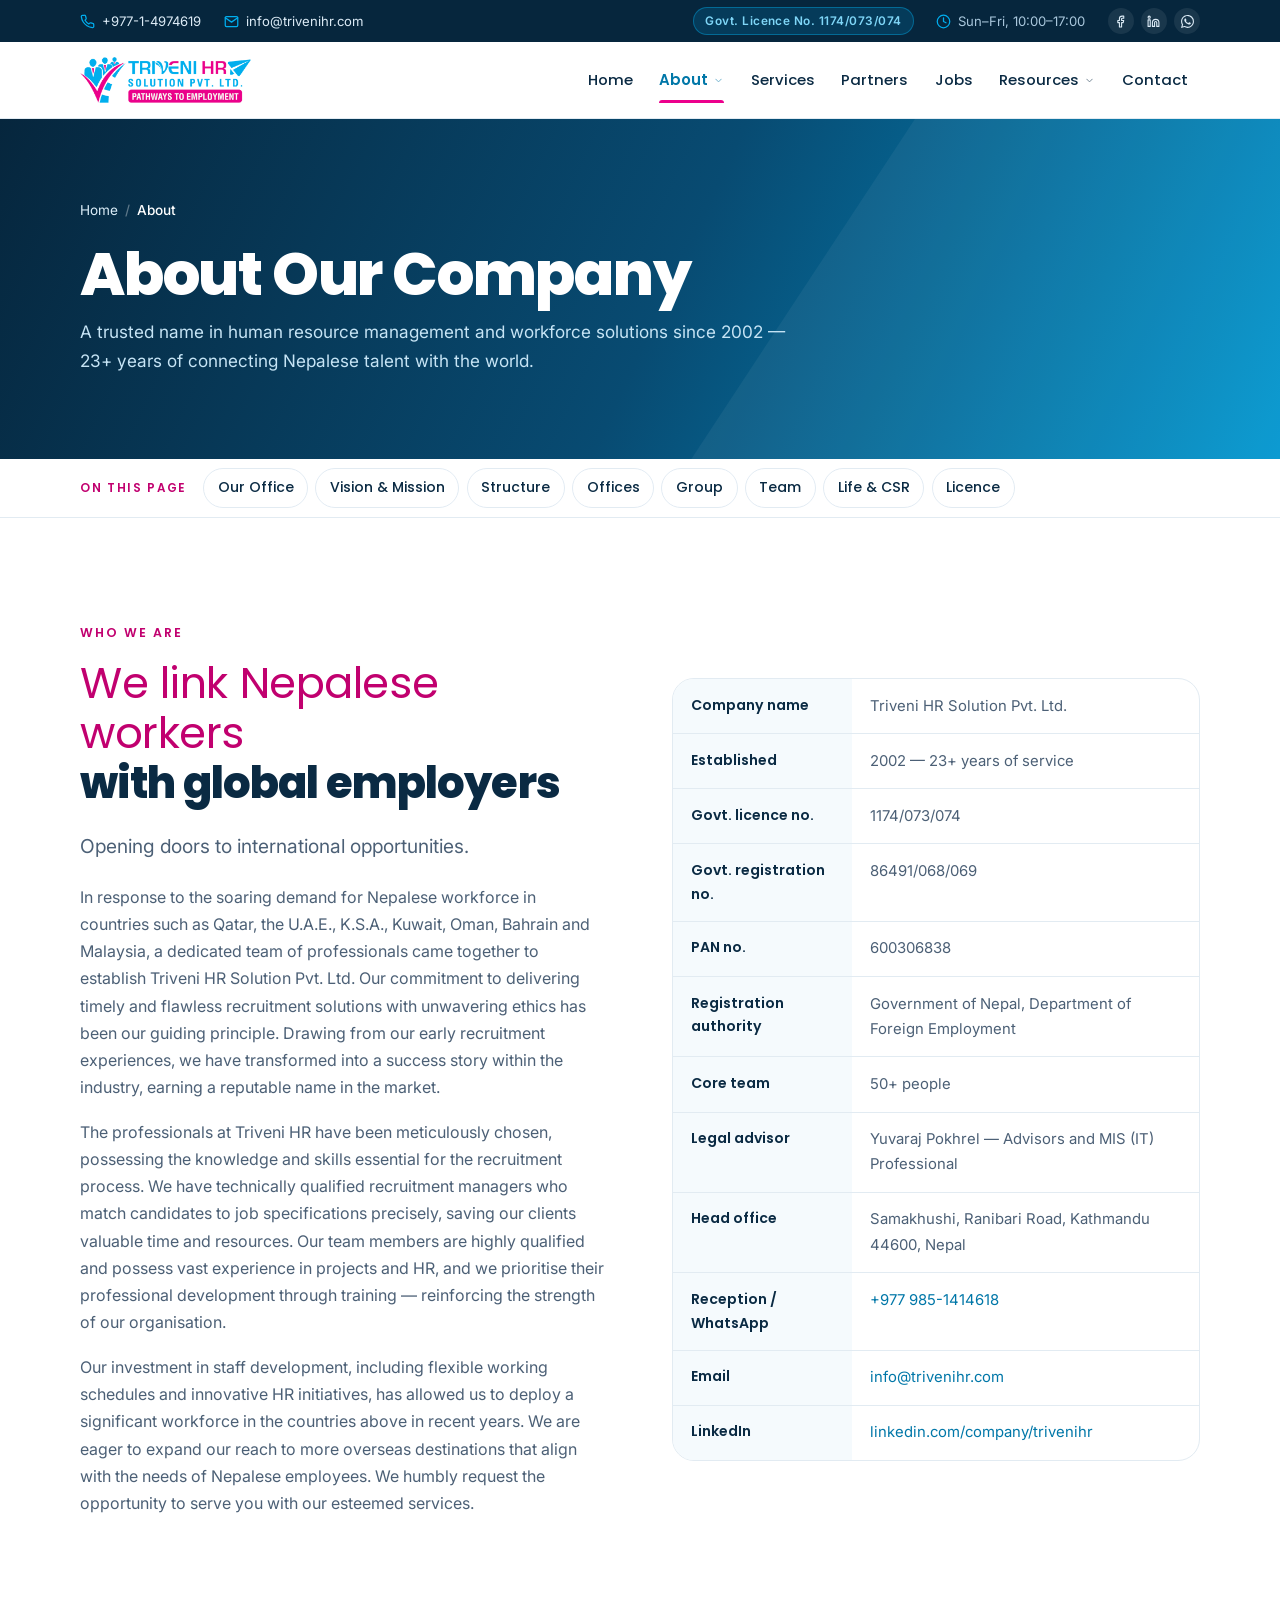
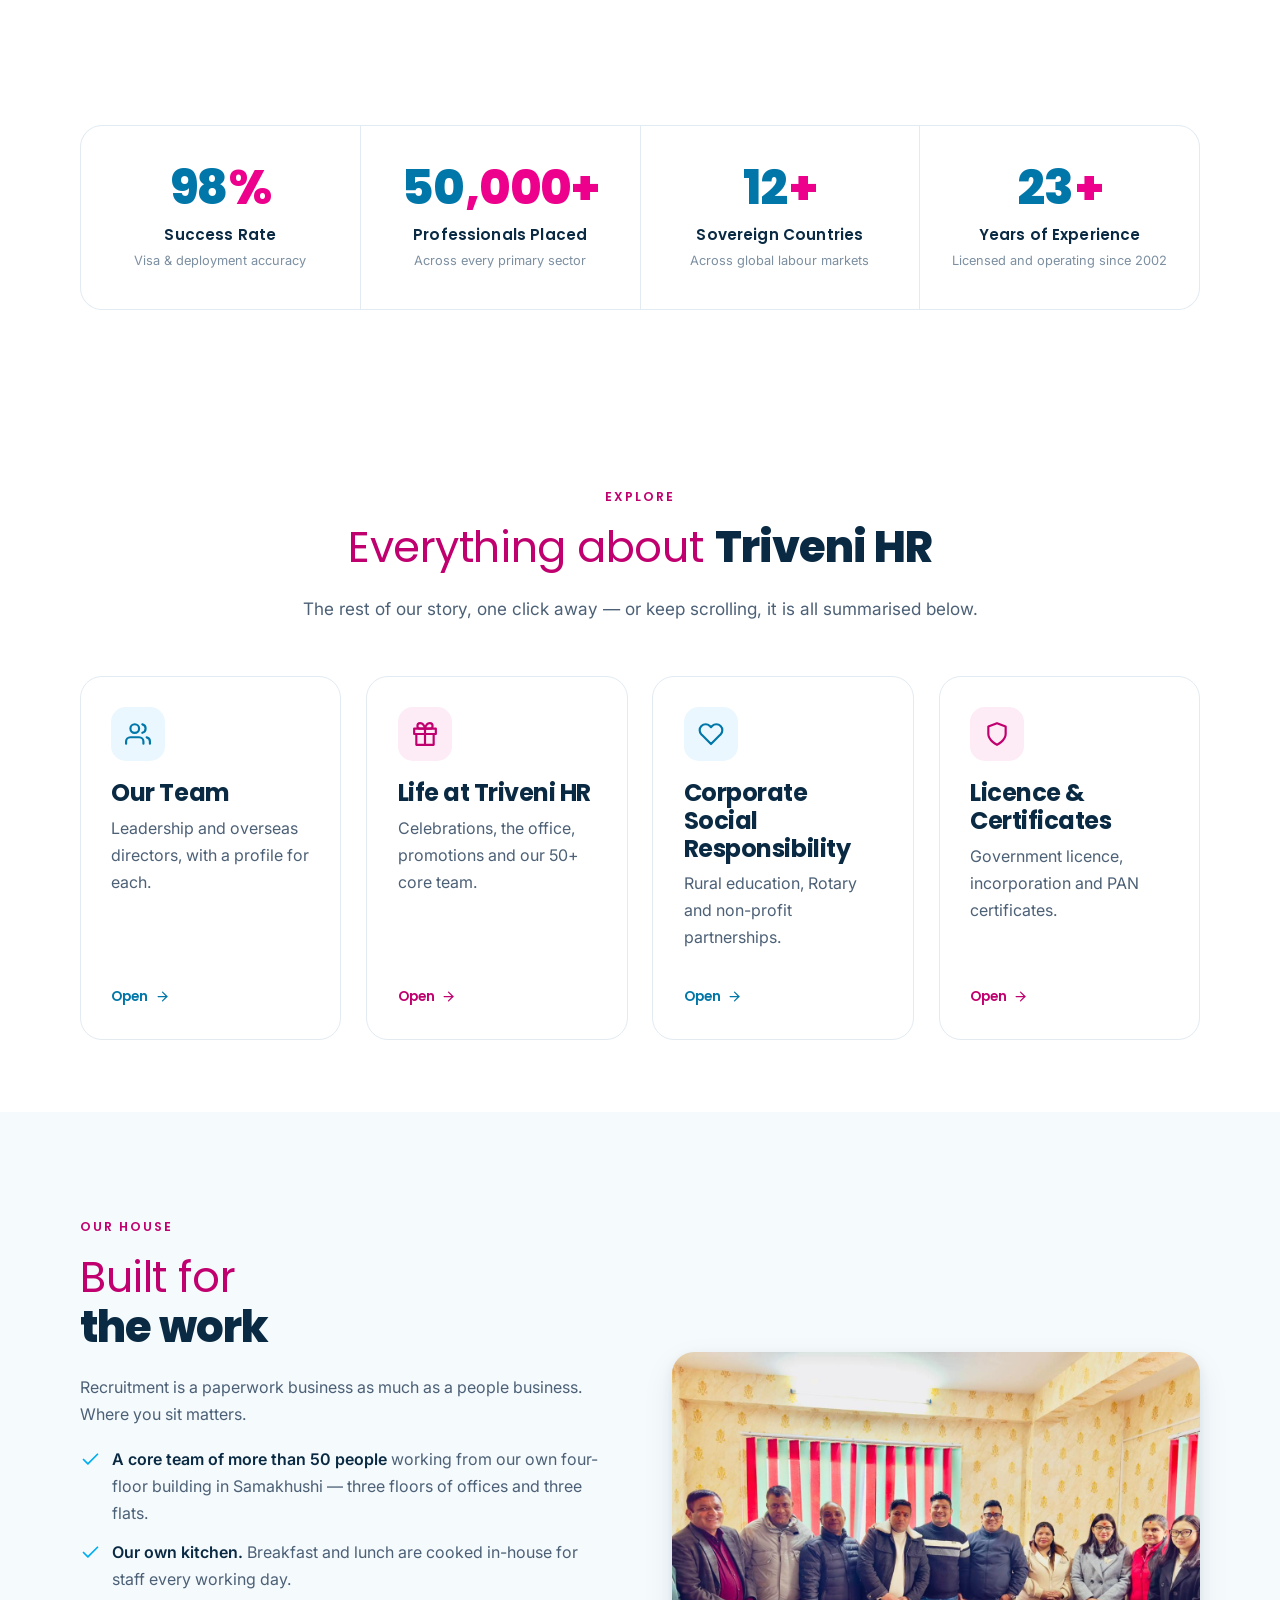
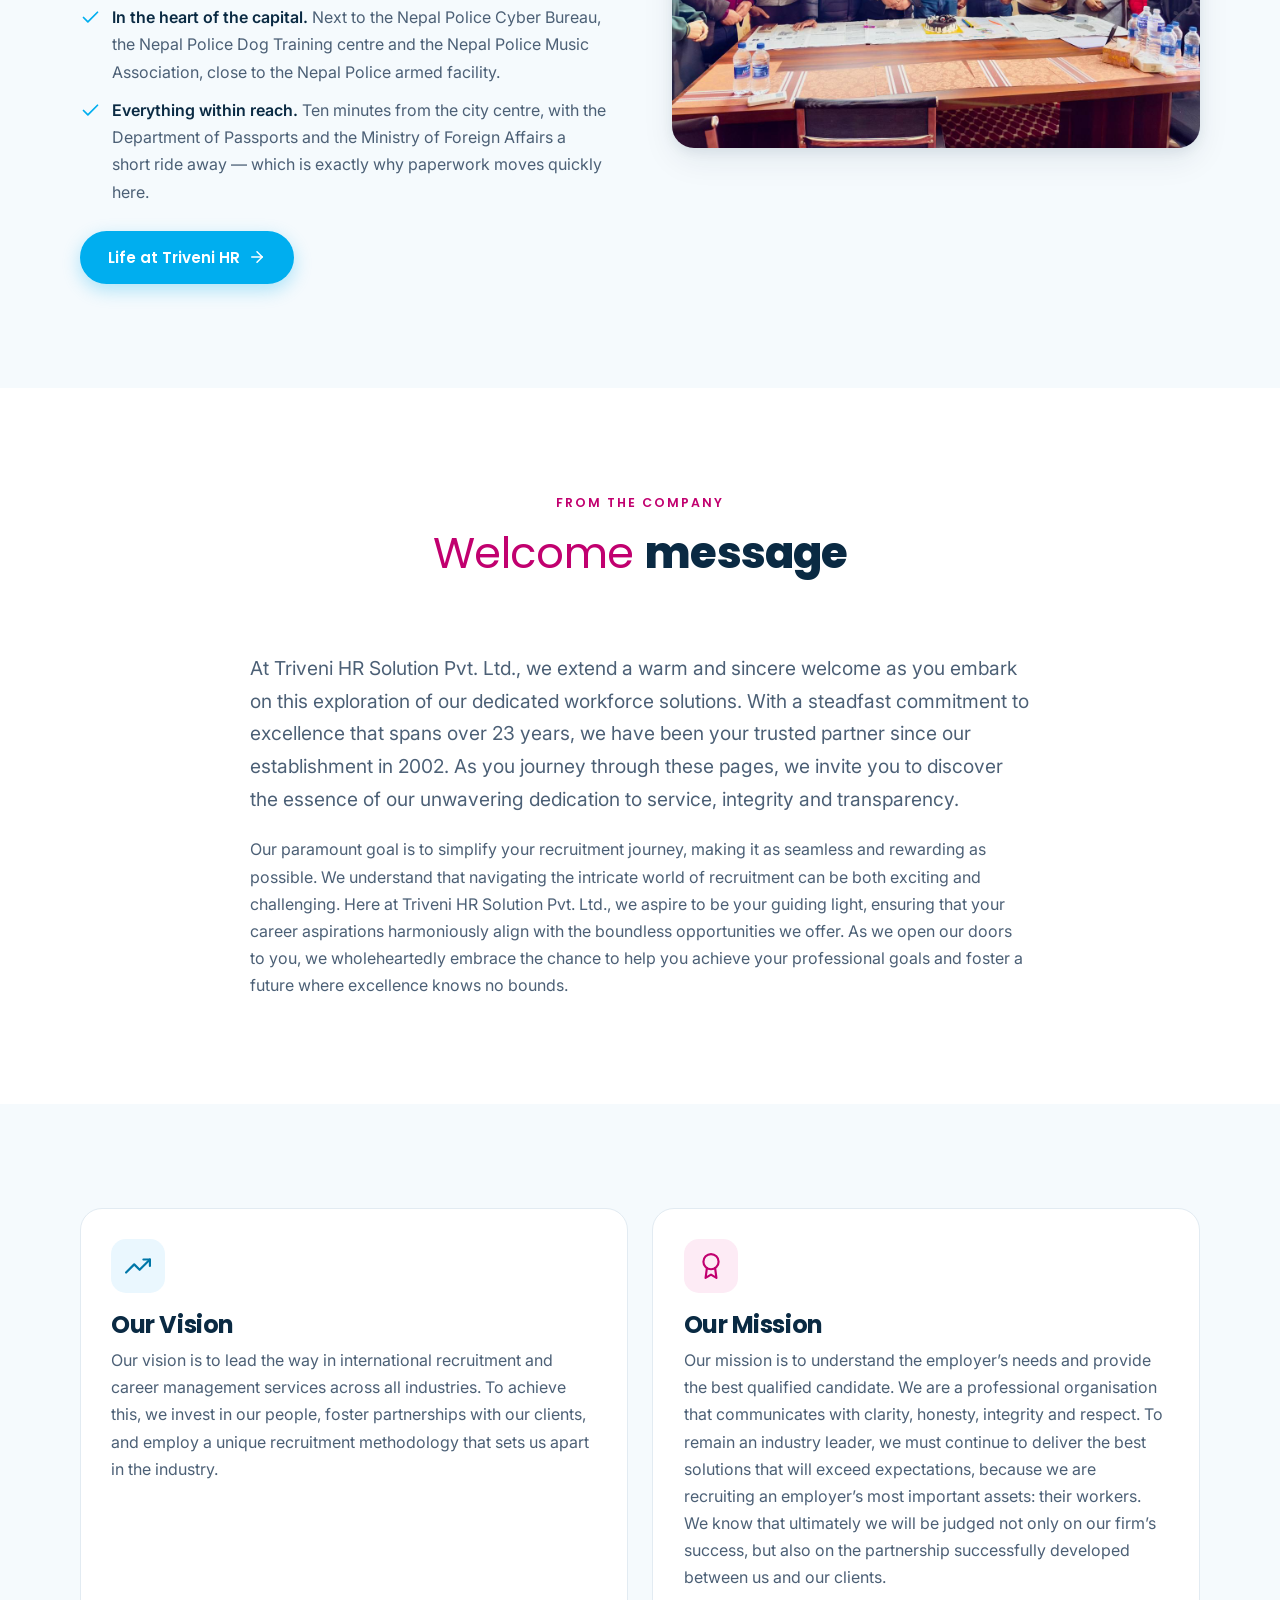
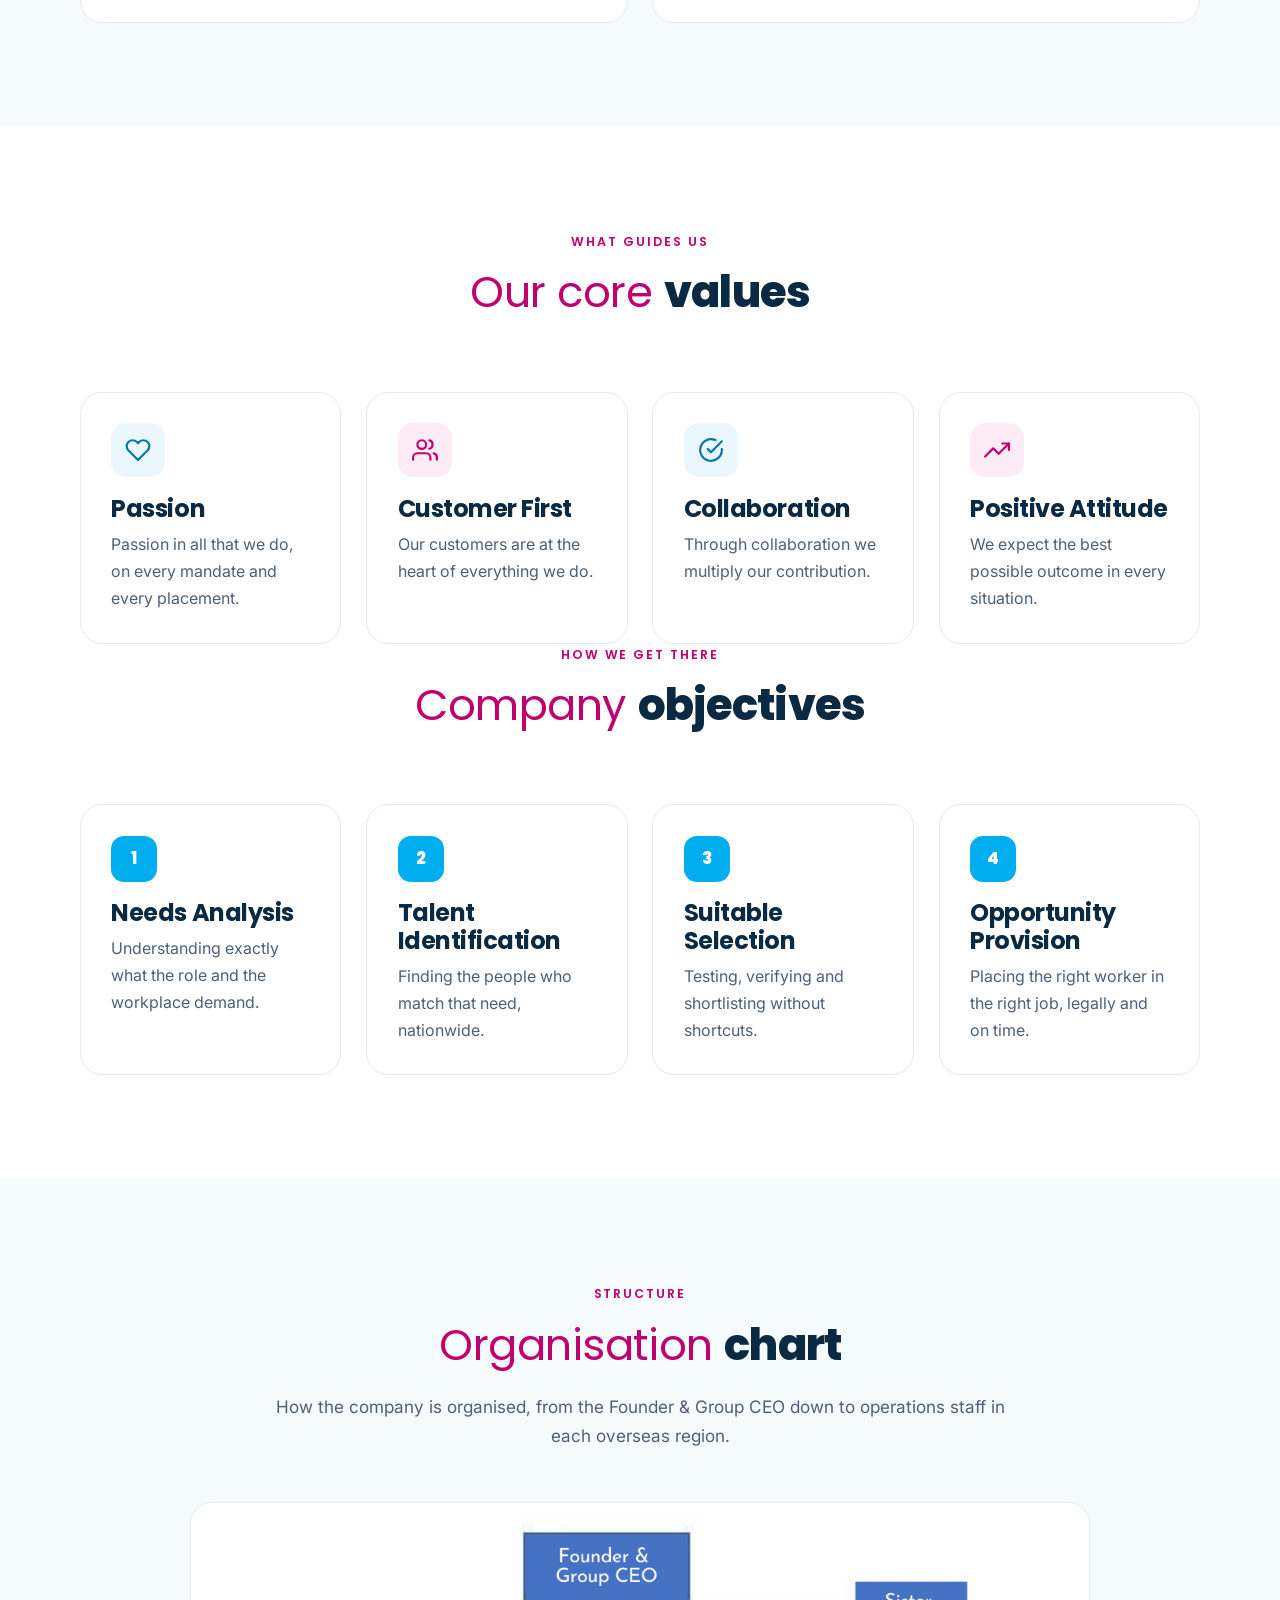
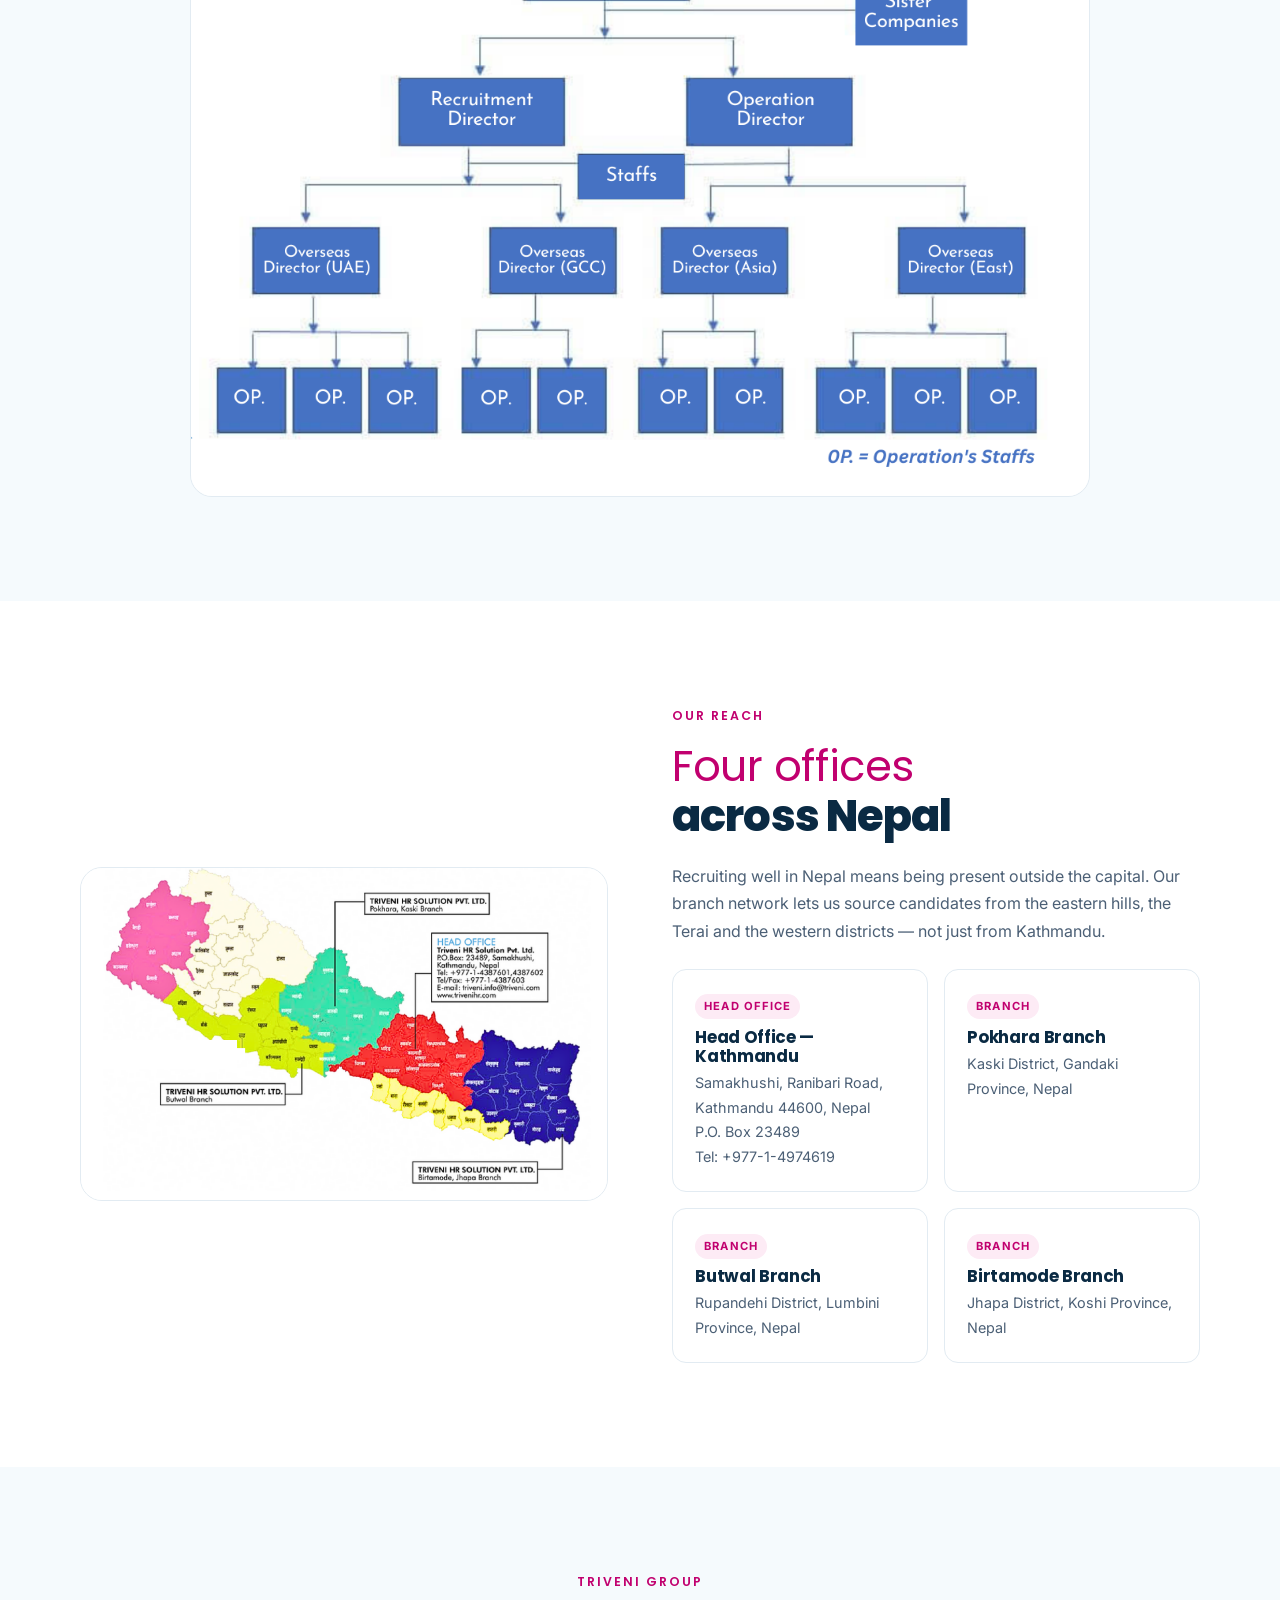
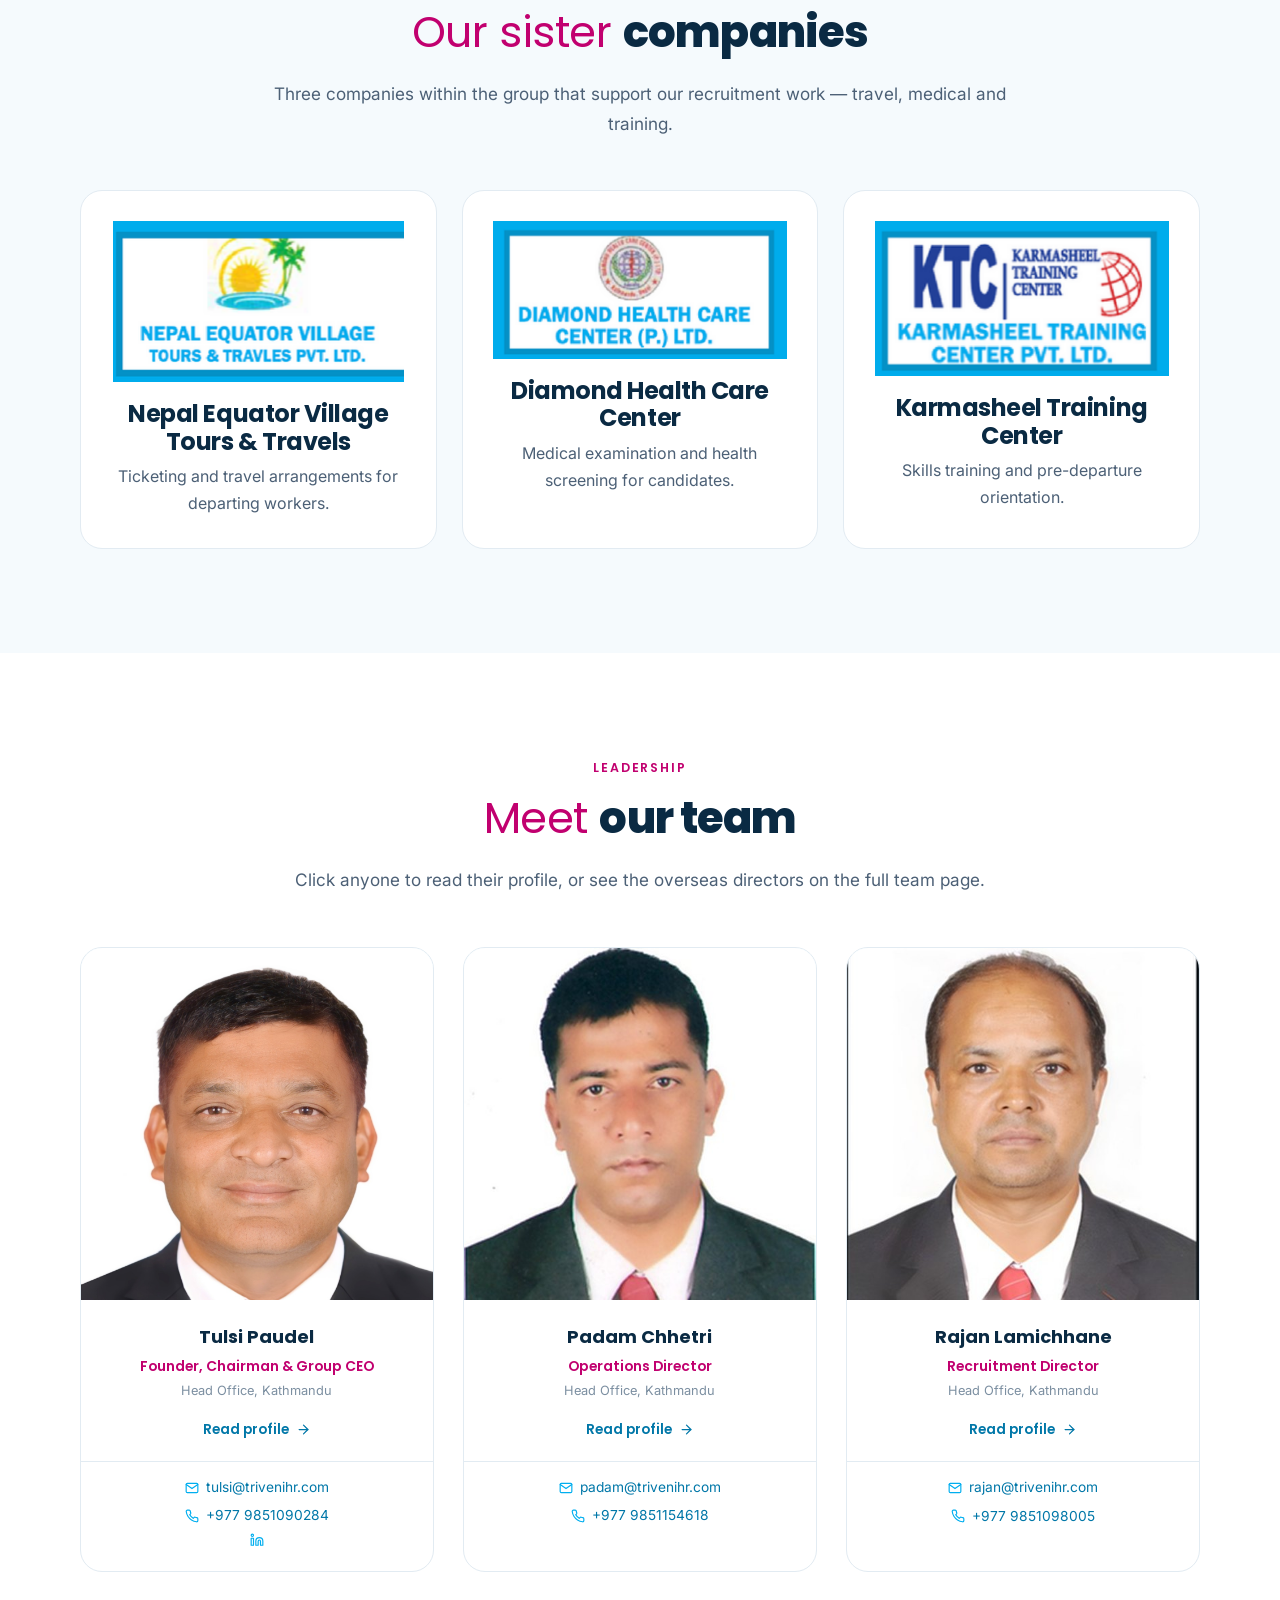
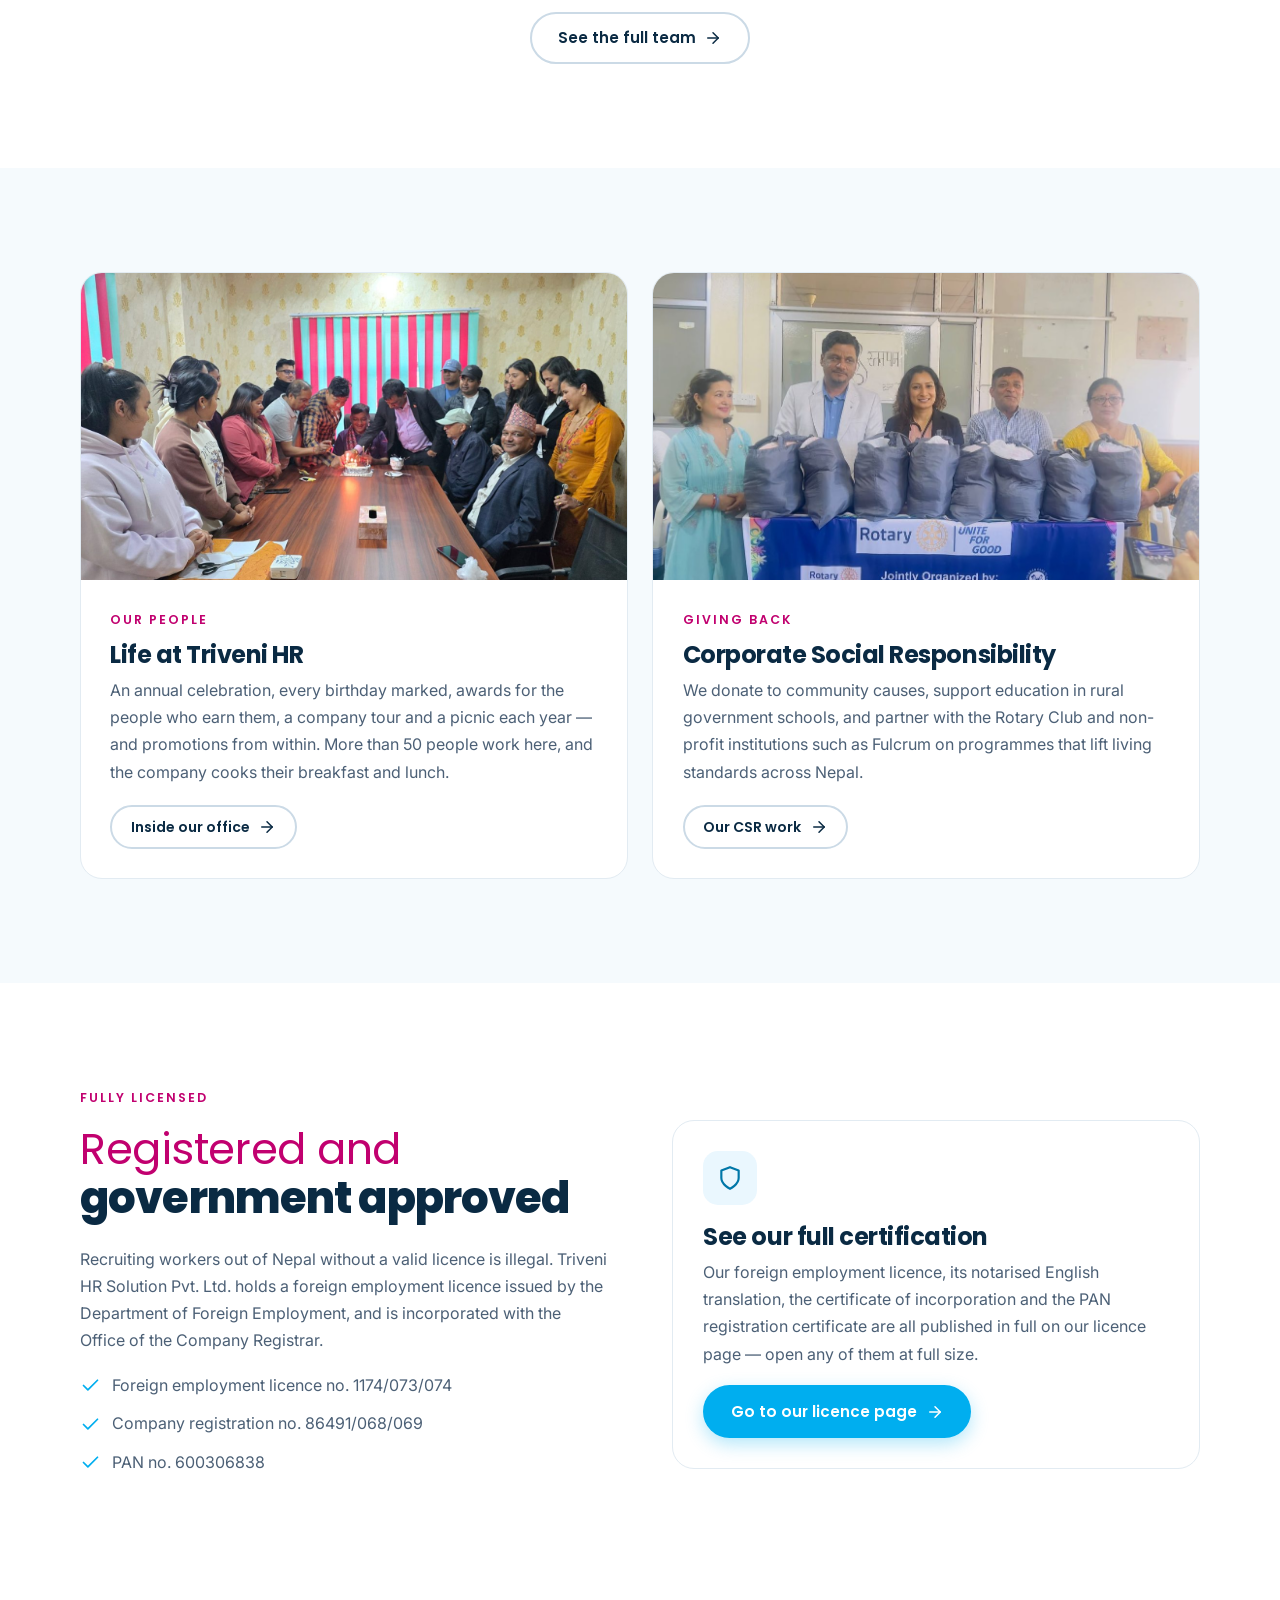
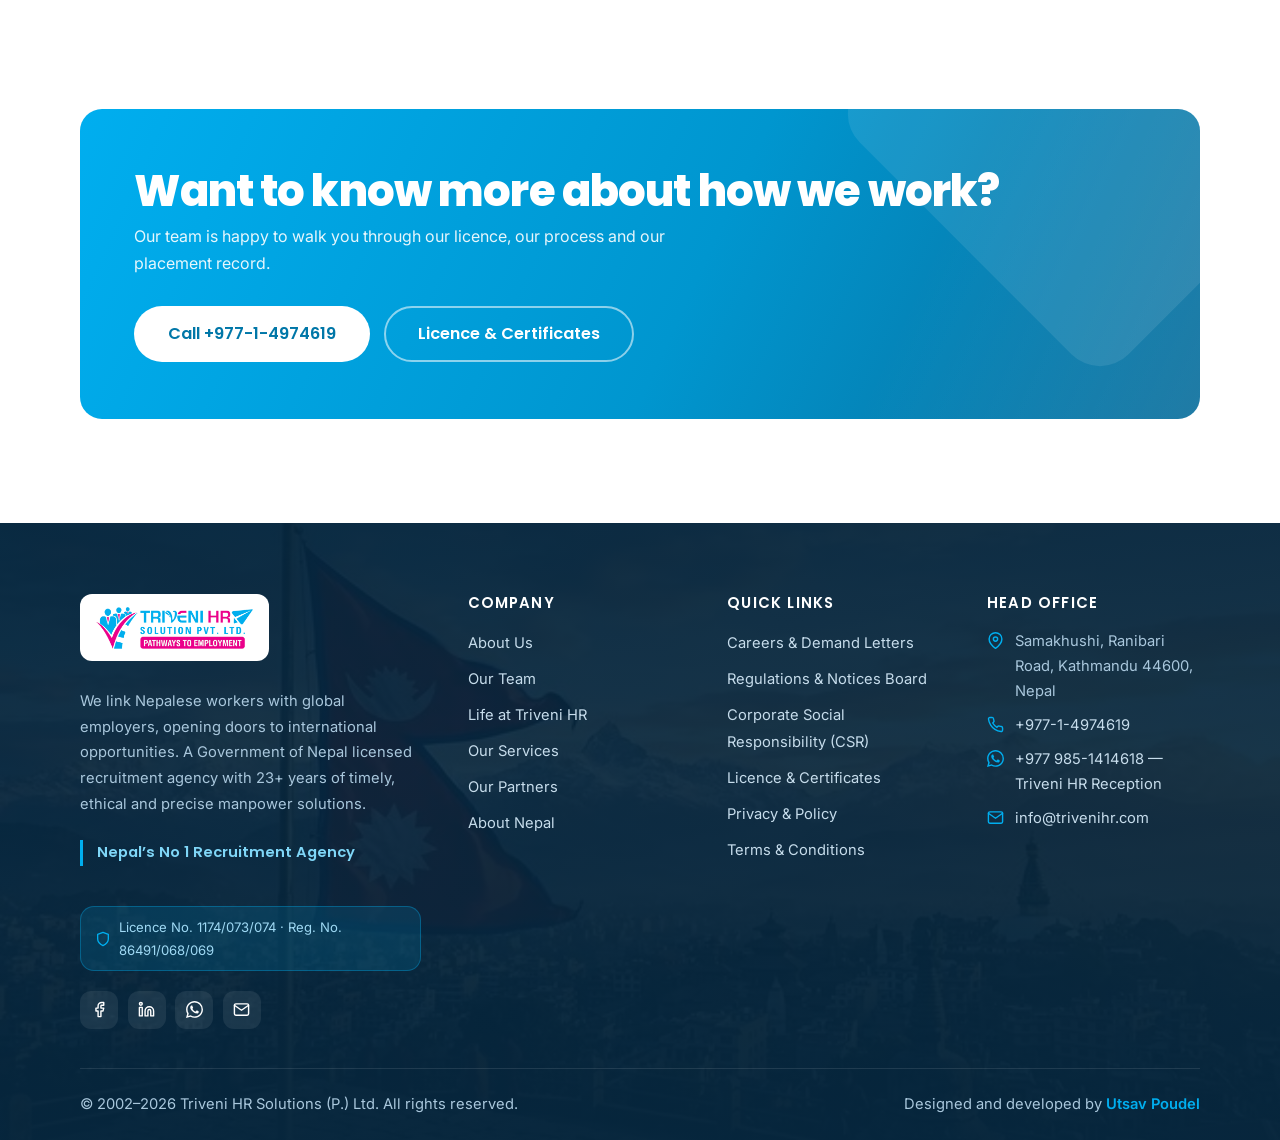
<file: about.html>
<!DOCTYPE html>
<html lang="en">
<head>
<meta charset="utf-8">
<meta name="viewport" content="width=device-width, initial-scale=1">
<title>About Us | Triveni HR Solution Pvt. Ltd. &mdash; Kathmandu, Nepal</title>
<meta name="description" content="Triveni HR Solution Pvt. Ltd. has provided overseas workforce solutions from Kathmandu since 2002. 23+ years of experience, 50+ core team, five offices across Nepal. Read our vision, mission, values and structure.">
<meta name="keywords" content="about Triveni HR, Triveni HR Solution Kathmandu, manpower company Nepal, recruitment agency Samakhushi, Nepal manpower agency history">
<link rel="canonical" href="https://www.trivenihr.com/about.html">
<meta name="robots" content="index, follow, max-image-preview:large, max-snippet:-1, max-video-preview:-1">
<meta name="theme-color" content="#00AEEF">
<meta name="author" content="Triveni HR Solution Pvt. Ltd.">

<meta name="geo.region" content="NP-BA">
<meta name="geo.placename" content="Kathmandu, Nepal">
<meta name="geo.position" content="27.7372;85.3147">
<meta name="ICBM" content="27.7372, 85.3147">

<meta property="og:type" content="website">
<meta property="og:site_name" content="Triveni HR Solution Pvt. Ltd.">
<meta property="og:locale" content="en_US">
<meta property="og:title" content="About Us | Triveni HR Solution Pvt. Ltd. &mdash; Kathmandu, Nepal">
<meta property="og:description" content="Triveni HR Solution Pvt. Ltd. has provided overseas workforce solutions from Kathmandu since 2002. 23+ years of experience, 50+ core team, five offices across Nepal. Read our vision, mission, values and structure.">
<meta property="og:url" content="https://www.trivenihr.com/about.html">
<meta property="og:image" content="https://www.trivenihr.com/assets/img/brand/og-image.png">
<meta property="og:image:width" content="1200">
<meta property="og:image:height" content="630">
<meta name="twitter:card" content="summary_large_image">
<meta name="twitter:title" content="About Us | Triveni HR Solution Pvt. Ltd. &mdash; Kathmandu, Nepal">
<meta name="twitter:description" content="Triveni HR Solution Pvt. Ltd. has provided overseas workforce solutions from Kathmandu since 2002. 23+ years of experience, 50+ core team, five offices across Nepal. Read our vision, mission, values and structure.">
<meta name="twitter:image" content="https://www.trivenihr.com/assets/img/brand/og-image.png">

<link rel="icon" type="image/png" href="assets/img/brand/favicon.png">
<link rel="apple-touch-icon" href="assets/img/brand/favicon.png">

<link rel="preconnect" href="https://fonts.googleapis.com">
<link rel="preconnect" href="https://fonts.gstatic.com" crossorigin>
<link rel="stylesheet" href="https://fonts.googleapis.com/css2?family=Inter:wght@400;500;600&family=Poppins:wght@300;400;500;600;700;800&display=swap">
<link rel="stylesheet" href="assets/css/style.css?v=4">

<script type="application/ld+json">
{
 "@context": "https://schema.org",
 "@graph": [
  {
   "@type": [
    "EmploymentAgency",
    "Organization"
   ],
   "@id": "https://www.trivenihr.com/#organization",
   "name": "Triveni HR Solution",
   "legalName": "Triveni HR Solution Pvt. Ltd.",
   "alternateName": [
    "Triveni HR",
    "Triveni H.R. Solution Pvt. Ltd.",
    "Triveni Manpower"
   ],
   "url": "https://www.trivenihr.com/",
   "logo": {
    "@type": "ImageObject",
    "url": "https://www.trivenihr.com/assets/img/brand/logo.png",
    "width": 600,
    "height": 161
   },
   "image": "https://www.trivenihr.com/assets/img/brand/og-image.png",
   "description": "Government of Nepal licensed manpower recruitment agency based in Kathmandu. Over 23 years supplying skilled, semi-skilled and professional Nepalese workers to employers in Qatar, Saudi Arabia, the UAE, Kuwait, Bahrain, Oman and Malaysia.",
   "foundingDate": "2002",
   "slogan": "Pathways to Employment",
   "email": "info@trivenihr.com",
   "telephone": "+977-1-4974619",
   "faxNumber": "+977-1-4974619",
   "address": {
    "@type": "PostalAddress",
    "streetAddress": "Samakhushi, Ranibari Road",
    "addressLocality": "Kathmandu",
    "addressRegion": "Bagmati Province",
    "postalCode": "44600",
    "addressCountry": "NP"
   },
   "geo": {
    "@type": "GeoCoordinates",
    "latitude": "27.7372",
    "longitude": "85.3147"
   },
   "hasMap": "https://maps.google.com/maps?q=Samakhushi,+Ranibari+Road,+Kathmandu,+Nepal",
   "openingHoursSpecification": [
    {
     "@type": "OpeningHoursSpecification",
     "dayOfWeek": [
      "Sunday",
      "Monday",
      "Tuesday",
      "Wednesday",
      "Thursday",
      "Friday"
     ],
     "opens": "10:00",
     "closes": "17:00"
    }
   ],
   "contactPoint": [
    {
     "@type": "ContactPoint",
     "telephone": "+977-1-4974619",
     "contactType": "customer service",
     "areaServed": [
      "NP",
      "Qatar",
      "Saudi Arabia",
      "United Arab Emirates",
      "Kuwait",
      "Bahrain",
      "Oman",
      "Malaysia"
     ],
     "availableLanguage": [
      "English",
      "Nepali",
      "Hindi"
     ]
    },
    {
     "@type": "ContactPoint",
     "telephone": "+977 985-1414618",
     "contactType": "reception",
     "availableLanguage": [
      "English",
      "Nepali",
      "Hindi"
     ]
    }
   ],
   "areaServed": [
    {
     "@type": "Country",
     "name": "Qatar"
    },
    {
     "@type": "Country",
     "name": "Saudi Arabia"
    },
    {
     "@type": "Country",
     "name": "United Arab Emirates"
    },
    {
     "@type": "Country",
     "name": "Kuwait"
    },
    {
     "@type": "Country",
     "name": "Bahrain"
    },
    {
     "@type": "Country",
     "name": "Oman"
    },
    {
     "@type": "Country",
     "name": "Malaysia"
    }
   ],
   "knowsAbout": [
    "Foreign employment recruitment",
    "Overseas manpower supply",
    "Nepalese workforce",
    "Gulf and GCC recruitment",
    "Labour permit processing",
    "Trade testing",
    "Pre-departure orientation training"
   ],
   "identifier": [
    {
     "@type": "PropertyValue",
     "name": "Foreign Employment Licence No.",
     "value": "1174/073/074"
    },
    {
     "@type": "PropertyValue",
     "name": "Company Registration No.",
     "value": "86491/068/069"
    },
    {
     "@type": "PropertyValue",
     "name": "PAN No.",
     "value": "600306838"
    }
   ],
   "numberOfEmployees": {
    "@type": "QuantitativeValue",
    "minValue": 50
   },
   "sameAs": [
    "https://www.facebook.com/profile.php?id=61566432877876",
    "https://www.linkedin.com/company/trivenihr/",
    "https://www.linkedin.com/company/trivenihrsolutions/"
   ]
  },
  {
   "@type": "WebSite",
   "@id": "https://www.trivenihr.com/#website",
   "url": "https://www.trivenihr.com/",
   "name": "Triveni HR Solution",
   "inLanguage": "en",
   "publisher": {
    "@id": "https://www.trivenihr.com/#organization"
   }
  },
  {
   "@type": "WebPage",
   "@id": "https://www.trivenihr.com/about.html#webpage",
   "url": "https://www.trivenihr.com/about.html",
   "name": "About Us | Triveni HR Solution Pvt. Ltd. &mdash; Kathmandu, Nepal",
   "description": "Triveni HR Solution Pvt. Ltd. has provided overseas workforce solutions from Kathmandu since 2002. 23+ years of experience, 50+ core team, five offices across Nepal. Read our vision, mission, values and structure.",
   "inLanguage": "en",
   "isPartOf": {
    "@id": "https://www.trivenihr.com/#website"
   },
   "about": {
    "@id": "https://www.trivenihr.com/#organization"
   }
  },
  {
   "@type": "BreadcrumbList",
   "@id": "https://www.trivenihr.com/about.html#breadcrumb",
   "itemListElement": [
    {
     "@type": "ListItem",
     "position": 1,
     "name": "Home",
     "item": "https://www.trivenihr.com/index.html"
    },
    {
     "@type": "ListItem",
     "position": 2,
     "name": "About",
     "item": "https://www.trivenihr.com/about.html"
    }
   ]
  }
 ]
}
</script>
</head>
<body>
<a class="skip-link" href="#main">Skip to content</a>

  <!-- ============ TOP BAR ============ -->
  <div class="topbar">
    <div class="container topbar__inner">
      <ul class="topbar__list">
        <li><svg viewBox="0 0 24 24" fill="none" stroke="currentColor" stroke-width="2" stroke-linecap="round" stroke-linejoin="round" aria-hidden="true" focusable="false"><path d="M22 16.92v3a2 2 0 0 1-2.18 2 19.79 19.79 0 0 1-8.63-3.07 19.5 19.5 0 0 1-6-6 19.79 19.79 0 0 1-3.07-8.67A2 2 0 0 1 4.11 2h3a2 2 0 0 1 2 1.72 12.84 12.84 0 0 0 .7 2.81 2 2 0 0 1-.45 2.11L8.09 9.91a16 16 0 0 0 6 6l1.27-1.27a2 2 0 0 1 2.11-.45 12.84 12.84 0 0 0 2.81.7A2 2 0 0 1 22 16.92z"/></svg><a href="tel:+97714974619">+977-1-4974619</a></li>
        <li><svg viewBox="0 0 24 24" fill="none" stroke="currentColor" stroke-width="2" stroke-linecap="round" stroke-linejoin="round" aria-hidden="true" focusable="false"><path d="M4 4h16c1.1 0 2 .9 2 2v12c0 1.1-.9 2-2 2H4c-1.1 0-2-.9-2-2V6c0-1.1.9-2 2-2z"/><polyline points="22,6 12,13 2,6"/></svg><a href="mailto:info@trivenihr.com">info@trivenihr.com</a></li>
      </ul>
      <ul class="topbar__list topbar__list--secondary">
        <li><span class="topbar__badge">Govt. Licence No. 1174/073/074</span></li>
        <li><svg viewBox="0 0 24 24" fill="none" stroke="currentColor" stroke-width="2" stroke-linecap="round" stroke-linejoin="round" aria-hidden="true" focusable="false"><circle cx="12" cy="12" r="10"/><polyline points="12 6 12 12 16 14"/></svg><span>Sun&ndash;Fri, 10:00&ndash;17:00</span></li>
        <li class="topbar__social">
          <a href="https://www.facebook.com/profile.php?id=61566432877876" target="_blank" rel="noopener" aria-label="Triveni HR on Facebook"><svg viewBox="0 0 24 24" fill="none" stroke="currentColor" stroke-width="2" stroke-linecap="round" stroke-linejoin="round" aria-hidden="true" focusable="false"><path d="M18 2h-3a5 5 0 0 0-5 5v3H7v4h3v8h4v-8h3l1-4h-4V7a1 1 0 0 1 1-1h3z"/></svg></a>
          <a href="https://www.linkedin.com/company/trivenihr/" target="_blank" rel="noopener" aria-label="Triveni HR on LinkedIn"><svg viewBox="0 0 24 24" fill="none" stroke="currentColor" stroke-width="2" stroke-linecap="round" stroke-linejoin="round" aria-hidden="true" focusable="false"><path d="M16 8a6 6 0 0 1 6 6v7h-4v-7a2 2 0 0 0-2-2 2 2 0 0 0-2 2v7h-4v-7a6 6 0 0 1 6-6z"/><rect x="2" y="9" width="4" height="12"/><circle cx="4" cy="4" r="2"/></svg></a>
          <a href="https://wa.me/9779851414618" target="_blank" rel="noopener" aria-label="WhatsApp Triveni HR Reception"><svg viewBox="0 0 24 24" fill="currentColor" stroke="none" aria-hidden="true" focusable="false"><path d="M17.472 14.382c-.297-.149-1.758-.867-2.03-.967-.273-.099-.471-.148-.67.15-.197.297-.767.966-.94 1.164-.173.199-.347.223-.644.075-.297-.15-1.255-.463-2.39-1.475-.883-.788-1.48-1.761-1.653-2.059-.173-.297-.018-.458.13-.606.134-.133.298-.347.446-.52.149-.174.198-.298.298-.497.099-.198.05-.371-.025-.52-.075-.149-.669-1.612-.916-2.207-.242-.579-.487-.5-.669-.51a12.8 12.8 0 0 0-.57-.01c-.198 0-.52.074-.792.372-.272.297-1.04 1.016-1.04 2.479 0 1.462 1.065 2.875 1.213 3.074.149.198 2.096 3.2 5.077 4.487.709.306 1.262.489 1.694.625.712.227 1.36.195 1.871.118.571-.085 1.758-.719 2.006-1.413.248-.694.248-1.289.173-1.413-.074-.124-.272-.198-.57-.347m-5.421 7.403h-.004a9.87 9.87 0 0 1-5.031-1.378l-.361-.214-3.741.982.998-3.648-.235-.374a9.86 9.86 0 0 1-1.51-5.26c.001-5.45 4.436-9.884 9.888-9.884a9.82 9.82 0 0 1 6.988 2.896 9.825 9.825 0 0 1 2.893 6.994c-.003 5.45-4.437 9.885-9.885 9.885M20.52 3.449C18.24 1.245 15.24 0 12.045 0 5.463 0 .104 5.359.101 11.945c0 2.096.549 4.142 1.595 5.945L0 24l6.305-1.654a11.882 11.882 0 0 0 5.683 1.448h.005c6.582 0 11.94-5.359 11.943-11.945a11.86 11.86 0 0 0-3.416-8.4"/></svg></a>
        </li>
      </ul>
    </div>
  </div>

  <!-- ============ HEADER ============ -->
  <header class="header">
    <div class="container header__inner">
      <a class="brand" href="index.html" aria-label="Triveni HR Solution Pvt. Ltd. &mdash; home">
        <img src="assets/img/brand/logo.png" alt="Triveni HR Solution Pvt. Ltd. — Pathways to Employment" width="600" height="161">
      </a>

      <nav class="nav" id="site-nav" aria-label="Main">
        <ul class="nav__list">
            <li><a class="nav__link" href="index.html">Home</a></li>
            <li class="nav__item--has-menu"><a class="nav__link" href="about.html" aria-current="page">About<svg class="nav__caret" viewBox="0 0 24 24" fill="none" stroke="currentColor" stroke-width="2" stroke-linecap="round" stroke-linejoin="round" aria-hidden="true" focusable="false"><polyline points="6 9 12 15 18 9"/></svg></a><ul class="nav__menu"><li><a href="about.html">Company Overview</a></li><li><a href="team.html">Our Team</a></li><li><a href="life.html">Life at Triveni HR</a></li><li><a href="life.html#csr">Corporate Social Responsibility</a></li><li><a href="licence.html">Licence &amp; Certificates</a></li></ul></li>
            <li><a class="nav__link" href="services.html">Services</a></li>
            <li><a class="nav__link" href="clients.html">Partners</a></li>
            <li><a class="nav__link" href="jobs.html">Jobs</a></li>
            <li class="nav__item--has-menu"><a class="nav__link" href="downloads.html">Resources<svg class="nav__caret" viewBox="0 0 24 24" fill="none" stroke="currentColor" stroke-width="2" stroke-linecap="round" stroke-linejoin="round" aria-hidden="true" focusable="false"><polyline points="6 9 12 15 18 9"/></svg></a><ul class="nav__menu"><li><a href="downloads.html">Downloads</a></li><li><a href="nepal.html">About Nepal</a></li></ul></li>
            <li><a class="nav__link" href="contact.html">Contact</a></li>
        </ul>
        <div class="nav__mobile-cta">
          <a class="btn btn--outline" href="https://wa.me/9779851414618" target="_blank" rel="noopener"><svg viewBox="0 0 24 24" fill="currentColor" stroke="none" aria-hidden="true" focusable="false"><path d="M17.472 14.382c-.297-.149-1.758-.867-2.03-.967-.273-.099-.471-.148-.67.15-.197.297-.767.966-.94 1.164-.173.199-.347.223-.644.075-.297-.15-1.255-.463-2.39-1.475-.883-.788-1.48-1.761-1.653-2.059-.173-.297-.018-.458.13-.606.134-.133.298-.347.446-.52.149-.174.198-.298.298-.497.099-.198.05-.371-.025-.52-.075-.149-.669-1.612-.916-2.207-.242-.579-.487-.5-.669-.51a12.8 12.8 0 0 0-.57-.01c-.198 0-.52.074-.792.372-.272.297-1.04 1.016-1.04 2.479 0 1.462 1.065 2.875 1.213 3.074.149.198 2.096 3.2 5.077 4.487.709.306 1.262.489 1.694.625.712.227 1.36.195 1.871.118.571-.085 1.758-.719 2.006-1.413.248-.694.248-1.289.173-1.413-.074-.124-.272-.198-.57-.347m-5.421 7.403h-.004a9.87 9.87 0 0 1-5.031-1.378l-.361-.214-3.741.982.998-3.648-.235-.374a9.86 9.86 0 0 1-1.51-5.26c.001-5.45 4.436-9.884 9.888-9.884a9.82 9.82 0 0 1 6.988 2.896 9.825 9.825 0 0 1 2.893 6.994c-.003 5.45-4.437 9.885-9.885 9.885M20.52 3.449C18.24 1.245 15.24 0 12.045 0 5.463 0 .104 5.359.101 11.945c0 2.096.549 4.142 1.595 5.945L0 24l6.305-1.654a11.882 11.882 0 0 0 5.683 1.448h.005c6.582 0 11.94-5.359 11.943-11.945a11.86 11.86 0 0 0-3.416-8.4"/></svg>Triveni HR Reception</a>
        </div>
      </nav>

      <button class="nav-toggle" type="button" aria-expanded="false" aria-controls="site-nav" aria-label="Toggle navigation menu">
        <span></span>
      </button>
    </div>
  </header>

  <main id="main">
    <section class="page-hero">
      <div class="container">
        <ul class="breadcrumb"><li><a href="index.html">Home</a></li><li aria-current="page">About</li></ul>
        <h1>About Our Company</h1>
        <p>A trusted name in human resource management and workforce solutions since 2002 &mdash; 23+ years of connecting Nepalese talent with the world.</p>
      </div>
    </section>

    <!-- ================= IN-PAGE SECTION NAV ================= -->
    <nav class="jumpnav" aria-label="Sections on this page">
      <div class="container">
        <span class="jumpnav__label">On this page</span>
        <ul>
          <li><a href="#office">Our Office</a></li>
          <li><a href="#vision">Vision &amp; Mission</a></li>
          <li><a href="#structure">Structure</a></li>
          <li><a href="#offices">Offices</a></li>
          <li><a href="#group">Group</a></li>
          <li><a href="#team-preview">Team</a></li>
          <li><a href="#life-preview">Life &amp; CSR</a></li>
          <li><a href="#licence-preview">Licence</a></li>
        </ul>
      </div>
    </nav>

    <section class="section" id="overview">
      <div class="container">
        <div class="split">
          <div class="reveal">
            <span class="eyebrow">Who we are</span>
            <h2 class="dual"><span>We link Nepalese workers</span><strong>with global employers</strong></h2>
            <p class="lead">Opening doors to international opportunities.</p>
            <p>In response to the soaring demand for Nepalese workforce in countries such as Qatar, the
               U.A.E., K.S.A., Kuwait, Oman, Bahrain and Malaysia, a dedicated team of professionals came
               together to establish Triveni HR Solution Pvt. Ltd. Our commitment to delivering timely and
               flawless recruitment solutions with unwavering ethics has been our guiding principle. Drawing
               from our early recruitment experiences, we have transformed into a success story within the
               industry, earning a reputable name in the market.</p>
            <p>The professionals at Triveni HR have been meticulously chosen, possessing the knowledge and
               skills essential for the recruitment process. We have technically qualified recruitment
               managers who match candidates to job specifications precisely, saving our clients valuable
               time and resources. Our team members are highly qualified and possess vast experience in
               projects and HR, and we prioritise their professional development through training &mdash;
               reinforcing the strength of our organisation.</p>
            <p>Our investment in staff development, including flexible working schedules and innovative HR
               initiatives, has allowed us to deploy a significant workforce in the countries above in recent
               years. We are eager to expand our reach to more overseas destinations that align with the
               needs of Nepalese employees. We humbly request the opportunity to serve you with our esteemed
               services.</p>          </div>
          <div class="reveal reveal-d1">
            <div class="facts">
              <dl>
                <div class="row"><dt>Company name</dt><dd>Triveni HR Solution Pvt. Ltd.</dd></div>
                <div class="row"><dt>Established</dt><dd>2002 &mdash; 23+ years of service</dd></div>
                <div class="row"><dt>Govt. licence no.</dt><dd>1174/073/074</dd></div>
                <div class="row"><dt>Govt. registration no.</dt><dd>86491/068/069</dd></div>
                <div class="row"><dt>PAN no.</dt><dd>600306838</dd></div>
                <div class="row"><dt>Registration authority</dt><dd>Government of Nepal, Department of Foreign Employment</dd></div>
                <div class="row"><dt>Core team</dt><dd>50+ people</dd></div>
                <div class="row"><dt>Legal advisor</dt><dd>Yuvaraj Pokhrel &mdash; Advisors and MIS (IT) Professional</dd></div>
                <div class="row"><dt>Head office</dt><dd>Samakhushi, Ranibari Road, Kathmandu 44600, Nepal</dd></div>
                <div class="row"><dt>Reception / WhatsApp</dt><dd><a href="https://wa.me/9779851414618" target="_blank" rel="noopener">+977 985-1414618</a></dd></div>
                <div class="row"><dt>Email</dt><dd><a href="mailto:info@trivenihr.com">info@trivenihr.com</a></dd></div>
                <div class="row"><dt>LinkedIn</dt><dd><a href="https://www.linkedin.com/company/trivenihr/" target="_blank" rel="noopener">linkedin.com/company/trivenihr</a></dd></div>
              </dl>
            </div>
          </div>
        </div>
      </div>
    </section>

    <section class="section">
      <div class="container">
        <div class="stats reveal">
          <div class="stat">
            <span class="stat__num"><span data-count="98">98</span><span class="suffix">%</span></span>
            <span class="stat__label">Success Rate</span>
            <span class="stat__sub">Visa &amp; deployment accuracy</span>
          </div>
          <div class="stat">
            <span class="stat__num"><span data-count="50" data-suffix-k>50</span><span class="suffix">,000+</span></span>
            <span class="stat__label">Professionals Placed</span>
            <span class="stat__sub">Across every primary sector</span>
          </div>
          <div class="stat">
            <span class="stat__num"><span data-count="12">12</span><span class="suffix">+</span></span>
            <span class="stat__label">Sovereign Countries</span>
            <span class="stat__sub">Across global labour markets</span>
          </div>
          <div class="stat">
            <span class="stat__num"><span data-count="23">23</span><span class="suffix">+</span></span>
            <span class="stat__label">Years of Experience</span>
            <span class="stat__sub">Licensed and operating since 2002</span>
          </div>
        </div>
      </div>
    </section>

    <!-- ============ EVERYTHING UNDER ABOUT ============ -->
    <section class="section section--tight" id="explore">
      <div class="container">
        <div class="section-head section-head--center">
          <span class="eyebrow">Explore</span>
          <h2 class="dual dual--inline"><span>Everything about </span><strong>Triveni HR</strong></h2>
          <p>The rest of our story, one click away &mdash; or keep scrolling, it is all summarised below.</p>
        </div>
        <div class="grid grid--4">
          <a class="card card--link reveal" href="team.html">
            <div class="card__icon"><svg viewBox="0 0 24 24" fill="none" stroke="currentColor" stroke-width="2" stroke-linecap="round" stroke-linejoin="round" aria-hidden="true" focusable="false"><path d="M17 21v-2a4 4 0 0 0-4-4H5a4 4 0 0 0-4 4v2"/><circle cx="9" cy="7" r="4"/><path d="M23 21v-2a4 4 0 0 0-3-3.87"/><path d="M16 3.13a4 4 0 0 1 0 7.75"/></svg></div>
            <h3>Our Team</h3>
            <p>Leadership and overseas directors, with a profile for each.</p>
            <span class="card__go">Open <svg viewBox="0 0 24 24" fill="none" stroke="currentColor" stroke-width="2" stroke-linecap="round" stroke-linejoin="round" aria-hidden="true" focusable="false"><line x1="5" y1="12" x2="19" y2="12"/><polyline points="12 5 19 12 12 19"/></svg></span>
          </a>
          <a class="card card--alt card--link reveal" href="life.html">
            <div class="card__icon"><svg viewBox="0 0 24 24" fill="none" stroke="currentColor" stroke-width="2" stroke-linecap="round" stroke-linejoin="round" aria-hidden="true" focusable="false"><polyline points="20 12 20 22 4 22 4 12"/><rect x="2" y="7" width="20" height="5"/><line x1="12" y1="22" x2="12" y2="7"/><path d="M12 7H7.5a2.5 2.5 0 0 1 0-5C11 2 12 7 12 7z"/><path d="M12 7h4.5a2.5 2.5 0 0 0 0-5C13 2 12 7 12 7z"/></svg></div>
            <h3>Life at Triveni HR</h3>
            <p>Celebrations, the office, promotions and our 50+ core team.</p>
            <span class="card__go">Open <svg viewBox="0 0 24 24" fill="none" stroke="currentColor" stroke-width="2" stroke-linecap="round" stroke-linejoin="round" aria-hidden="true" focusable="false"><line x1="5" y1="12" x2="19" y2="12"/><polyline points="12 5 19 12 12 19"/></svg></span>
          </a>
          <a class="card card--link reveal" href="life.html#csr">
            <div class="card__icon"><svg viewBox="0 0 24 24" fill="none" stroke="currentColor" stroke-width="2" stroke-linecap="round" stroke-linejoin="round" aria-hidden="true" focusable="false"><path d="M20.84 4.61a5.5 5.5 0 0 0-7.78 0L12 5.67l-1.06-1.06a5.5 5.5 0 0 0-7.78 7.78l1.06 1.06L12 21.23l7.78-7.78 1.06-1.06a5.5 5.5 0 0 0 0-7.78z"/></svg></div>
            <h3>Corporate Social Responsibility</h3>
            <p>Rural education, Rotary and non-profit partnerships.</p>
            <span class="card__go">Open <svg viewBox="0 0 24 24" fill="none" stroke="currentColor" stroke-width="2" stroke-linecap="round" stroke-linejoin="round" aria-hidden="true" focusable="false"><line x1="5" y1="12" x2="19" y2="12"/><polyline points="12 5 19 12 12 19"/></svg></span>
          </a>
          <a class="card card--alt card--link reveal" href="licence.html">
            <div class="card__icon"><svg viewBox="0 0 24 24" fill="none" stroke="currentColor" stroke-width="2" stroke-linecap="round" stroke-linejoin="round" aria-hidden="true" focusable="false"><path d="M12 22s8-4 8-10V5l-8-3-8 3v7c0 6 8 10 8 10z"/></svg></div>
            <h3>Licence &amp; Certificates</h3>
            <p>Government licence, incorporation and PAN certificates.</p>
            <span class="card__go">Open <svg viewBox="0 0 24 24" fill="none" stroke="currentColor" stroke-width="2" stroke-linecap="round" stroke-linejoin="round" aria-hidden="true" focusable="false"><line x1="5" y1="12" x2="19" y2="12"/><polyline points="12 5 19 12 12 19"/></svg></span>
          </a>
        </div>
      </div>
    </section>

    <!-- ============ OUR HOUSE ============ -->
    <section class="section section--soft" id="office">
      <div class="container">
        <div class="split split--reverse">
          <div class="split__media split__media--framed reveal">
            <img src="assets/img/life/life-09.jpg" alt="Triveni HR staff gathered in the boardroom at the head office in Samakhushi, Kathmandu" width="1280" height="960" loading="lazy">
          </div>
          <div class="reveal reveal-d1">
            <span class="eyebrow">Our house</span>
            <h2 class="dual"><span>Built for</span><strong>the work</strong></h2>
            <p>Recruitment is a paperwork business as much as a people business. Where you sit matters.</p>
            <ul class="checklist">
              <li><svg viewBox="0 0 24 24" fill="none" stroke="currentColor" stroke-width="2" stroke-linecap="round" stroke-linejoin="round" aria-hidden="true" focusable="false"><polyline points="20 6 9 17 4 12"/></svg><span><strong>A core team of more than 50 people</strong> working from our own
                four-floor building in Samakhushi &mdash; three floors of offices and three flats.</span></li>
              <li><svg viewBox="0 0 24 24" fill="none" stroke="currentColor" stroke-width="2" stroke-linecap="round" stroke-linejoin="round" aria-hidden="true" focusable="false"><polyline points="20 6 9 17 4 12"/></svg><span><strong>Our own kitchen.</strong> Breakfast and lunch are cooked in-house
                for staff every working day.</span></li>
              <li><svg viewBox="0 0 24 24" fill="none" stroke="currentColor" stroke-width="2" stroke-linecap="round" stroke-linejoin="round" aria-hidden="true" focusable="false"><polyline points="20 6 9 17 4 12"/></svg><span><strong>In the heart of the capital.</strong> Next to the Nepal Police
                Cyber Bureau, the Nepal Police Dog Training centre and the Nepal Police Music Association,
                close to the Nepal Police armed facility.</span></li>
              <li><svg viewBox="0 0 24 24" fill="none" stroke="currentColor" stroke-width="2" stroke-linecap="round" stroke-linejoin="round" aria-hidden="true" focusable="false"><polyline points="20 6 9 17 4 12"/></svg><span><strong>Everything within reach.</strong> Ten minutes from the city
                centre, with the Department of Passports and the Ministry of Foreign Affairs a short ride
                away &mdash; which is exactly why paperwork moves quickly here.</span></li>
            </ul>
            <a class="btn btn--primary" href="life.html">Life at Triveni HR <svg viewBox="0 0 24 24" fill="none" stroke="currentColor" stroke-width="2" stroke-linecap="round" stroke-linejoin="round" aria-hidden="true" focusable="false"><line x1="5" y1="12" x2="19" y2="12"/><polyline points="12 5 19 12 12 19"/></svg></a>
          </div>
        </div>
      </div>
    </section>

    <!-- ============ WELCOME MESSAGE ============ -->
    <section class="section" id="welcome">
      <div class="container container--narrow">
        <div class="section-head section-head--center">
          <span class="eyebrow">From the company</span>
          <h2 class="dual dual--inline"><span>Welcome </span><strong>message</strong></h2>
        </div>
        <div class="reveal">
          <p class="lead">At Triveni HR Solution Pvt. Ltd., we extend a warm and sincere welcome as you embark
             on this exploration of our dedicated workforce solutions. With a steadfast commitment to
             excellence that spans over 23 years, we have been your trusted partner since our
             establishment in 2002. As you journey through these pages, we invite you to discover the essence
             of our unwavering dedication to service, integrity and transparency.</p>
          <p>Our paramount goal is to simplify your recruitment journey, making it as seamless and rewarding
             as possible. We understand that navigating the intricate world of recruitment can be both
             exciting and challenging. Here at Triveni HR Solution Pvt. Ltd., we aspire to be your guiding
             light, ensuring that your career aspirations harmoniously align with the boundless opportunities
             we offer. As we open our doors to you, we wholeheartedly embrace the chance to help you achieve
             your professional goals and foster a future where excellence knows no bounds.</p>
        </div>
      </div>
    </section>

    <!-- ============ VISION / MISSION ============ -->
    <section class="section section--soft" id="vision">
      <div class="container">
        <div class="grid grid--2">
          <article class="card reveal">
            <div class="card__icon"><svg viewBox="0 0 24 24" fill="none" stroke="currentColor" stroke-width="2" stroke-linecap="round" stroke-linejoin="round" aria-hidden="true" focusable="false"><polyline points="23 6 13.5 15.5 8.5 10.5 1 18"/><polyline points="17 6 23 6 23 12"/></svg></div>
            <h3>Our Vision</h3>
            <p>Our vision is to lead the way in international recruitment and career management services
               across all industries. To achieve this, we invest in our people, foster partnerships with our
               clients, and employ a unique recruitment methodology that sets us apart in the industry.</p>
          </article>
          <article class="card card--alt reveal reveal-d1">
            <div class="card__icon"><svg viewBox="0 0 24 24" fill="none" stroke="currentColor" stroke-width="2" stroke-linecap="round" stroke-linejoin="round" aria-hidden="true" focusable="false"><circle cx="12" cy="8" r="7"/><polyline points="8.21 13.89 7 23 12 20 17 23 15.79 13.88"/></svg></div>
            <h3>Our Mission</h3>
            <p>Our mission is to understand the employer&rsquo;s needs and provide the best qualified
               candidate. We are a professional organisation that communicates with clarity, honesty,
               integrity and respect. To remain an industry leader, we must continue to deliver the best
               solutions that will exceed expectations, because we are recruiting an employer&rsquo;s most
               important assets: their workers. We know that ultimately we will be judged not only on our
               firm&rsquo;s success, but also on the partnership successfully developed between us and our
               clients.</p>
          </article>
        </div>
      </div>
    </section>

    <!-- ============ VALUES / OBJECTIVES ============ -->
    <section class="section" id="values">
      <div class="container">
        <div class="section-head section-head--center">
          <span class="eyebrow">What guides us</span>
          <h2 class="dual dual--inline"><span>Our core </span><strong>values</strong></h2>
        </div>
        <div class="grid grid--4">
          <article class="card reveal"><div class="card__icon"><svg viewBox="0 0 24 24" fill="none" stroke="currentColor" stroke-width="2" stroke-linecap="round" stroke-linejoin="round" aria-hidden="true" focusable="false"><path d="M20.84 4.61a5.5 5.5 0 0 0-7.78 0L12 5.67l-1.06-1.06a5.5 5.5 0 0 0-7.78 7.78l1.06 1.06L12 21.23l7.78-7.78 1.06-1.06a5.5 5.5 0 0 0 0-7.78z"/></svg></div><h3>Passion</h3><p>Passion in all that we do, on every mandate and every placement.</p></article>
          <article class="card card--alt reveal reveal-d1"><div class="card__icon"><svg viewBox="0 0 24 24" fill="none" stroke="currentColor" stroke-width="2" stroke-linecap="round" stroke-linejoin="round" aria-hidden="true" focusable="false"><path d="M17 21v-2a4 4 0 0 0-4-4H5a4 4 0 0 0-4 4v2"/><circle cx="9" cy="7" r="4"/><path d="M23 21v-2a4 4 0 0 0-3-3.87"/><path d="M16 3.13a4 4 0 0 1 0 7.75"/></svg></div><h3>Customer First</h3><p>Our customers are at the heart of everything we do.</p></article>
          <article class="card reveal reveal-d2"><div class="card__icon"><svg viewBox="0 0 24 24" fill="none" stroke="currentColor" stroke-width="2" stroke-linecap="round" stroke-linejoin="round" aria-hidden="true" focusable="false"><path d="M22 11.08V12a10 10 0 1 1-5.93-9.14"/><polyline points="22 4 12 14.01 9 11.01"/></svg></div><h3>Collaboration</h3><p>Through collaboration we multiply our contribution.</p></article>
          <article class="card card--alt reveal reveal-d3"><div class="card__icon"><svg viewBox="0 0 24 24" fill="none" stroke="currentColor" stroke-width="2" stroke-linecap="round" stroke-linejoin="round" aria-hidden="true" focusable="false"><polyline points="23 6 13.5 15.5 8.5 10.5 1 18"/><polyline points="17 6 23 6 23 12"/></svg></div><h3>Positive Attitude</h3><p>We expect the best possible outcome in every situation.</p></article>
        </div>

        <div class="section-head section-head--center" style="margin-top:clamp(3rem,2rem+3vw,5rem)">
          <span class="eyebrow">How we get there</span>
          <h2 class="dual dual--inline"><span>Company </span><strong>objectives</strong></h2>
        </div>
        <div class="grid grid--4">
          <article class="card reveal"><div class="card__num">1</div><h3>Needs Analysis</h3><p>Understanding exactly what the role and the workplace demand.</p></article>
          <article class="card reveal reveal-d1"><div class="card__num">2</div><h3>Talent Identification</h3><p>Finding the people who match that need, nationwide.</p></article>
          <article class="card reveal reveal-d2"><div class="card__num">3</div><h3>Suitable Selection</h3><p>Testing, verifying and shortlisting without shortcuts.</p></article>
          <article class="card reveal reveal-d3"><div class="card__num">4</div><h3>Opportunity Provision</h3><p>Placing the right worker in the right job, legally and on time.</p></article>
        </div>
      </div>
    </section>

    <!-- ============ ORG CHART ============ -->
    <section class="section section--soft" id="structure">
      <div class="container">
        <div class="section-head section-head--center">
          <span class="eyebrow">Structure</span>
          <h2 class="dual dual--inline"><span>Organisation </span><strong>chart</strong></h2>
          <p>How the company is organised, from the Founder &amp; Group CEO down to operations staff in each
             overseas region.</p>
        </div>
        <div class="split__media split__media--plain reveal" style="max-width:900px;margin-inline:auto">
          <img src="assets/img/brand/org-chart.png" alt="Triveni HR organisation chart: Founder and Group CEO, with Recruitment Director and Operation Director, four Overseas Directors covering UAE, GCC, Asia and East, and their operations staff" width="1138" height="751" loading="lazy">
        </div>
      </div>
    </section>

    <!-- ============ BRANCHES ============ -->
    <section class="section" id="offices">
      <div class="container">
        <div class="split">
          <div class="split__media split__media--plain reveal">
            <img src="assets/img/brand/nepal-branches.png" alt="Map of Nepal showing Triveni HR offices: head office in Kathmandu and branches in Pokhara, Butwal and Birtamode" width="1015" height="641" loading="lazy">
          </div>
          <div class="reveal reveal-d1">
            <span class="eyebrow">Our reach</span>
            <h2 class="dual"><span>Four offices</span><strong>across Nepal</strong></h2>
            <p>Recruiting well in Nepal means being present outside the capital. Our branch network lets us
               source candidates from the eastern hills, the Terai and the western districts &mdash; not just
               from Kathmandu.</p>
            <div class="branches" style="margin-top:1.5rem">
          <div class="branch reveal"><span class="tag">Head Office</span><h3>Head Office &mdash; Kathmandu</h3><p>Samakhushi, Ranibari Road, Kathmandu 44600, Nepal<br>P.O. Box 23489<br>Tel: +977-1-4974619</p></div>
          <div class="branch reveal"><span class="tag">Branch</span><h3>Pokhara Branch</h3><p>Kaski District, Gandaki Province, Nepal</p></div>
          <div class="branch reveal"><span class="tag">Branch</span><h3>Butwal Branch</h3><p>Rupandehi District, Lumbini Province, Nepal</p></div>
          <div class="branch reveal"><span class="tag">Branch</span><h3>Birtamode Branch</h3><p>Jhapa District, Koshi Province, Nepal</p></div>
            </div>
          </div>
        </div>
      </div>
    </section>

    <!-- ============ SISTER COMPANIES ============ -->
    <section class="section section--soft" id="group">
      <div class="container">
        <div class="section-head section-head--center">
          <span class="eyebrow">Triveni Group</span>
          <h2 class="dual dual--inline"><span>Our sister </span><strong>companies</strong></h2>
          <p>Three companies within the group that support our recruitment work &mdash; travel, medical and
             training.</p>
        </div>
        <div class="grid grid--3">
          <article class="card reveal" style="text-align:center">
            <img src="assets/img/brand/sister-1.png" alt="Nepal Equator Village Tours &amp; Travels Pvt. Ltd." width="291" height="161" loading="lazy" style="margin:0 auto 1.1rem">
            <h3>Nepal Equator Village Tours &amp; Travels</h3>
            <p>Ticketing and travel arrangements for departing workers.</p>
          </article>
          <article class="card reveal reveal-d1" style="text-align:center">
            <img src="assets/img/brand/sister-2.png" alt="Diamond Health Care Center (P.) Ltd." width="343" height="161" loading="lazy" style="margin:0 auto 1.1rem">
            <h3>Diamond Health Care Center</h3>
            <p>Medical examination and health screening for candidates.</p>
          </article>
          <article class="card reveal reveal-d2" style="text-align:center">
            <img src="assets/img/brand/sister-3.png" alt="Karmasheel Training Center Pvt. Ltd." width="305" height="161" loading="lazy" style="margin:0 auto 1.1rem">
            <h3>Karmasheel Training Center</h3>
            <p>Skills training and pre-departure orientation.</p>
          </article>
        </div>
      </div>
    </section>

    <!-- ============ TEAM PREVIEW ============ -->
    <section class="section" id="team-preview">
      <div class="container">
        <div class="section-head section-head--center">
          <span class="eyebrow">Leadership</span>
          <h2 class="dual dual--inline"><span>Meet </span><strong>our team</strong></h2>
          <p>Click anyone to read their profile, or see the overseas directors on the full team page.</p>
        </div>
        <div class="team">
          <article class="member reveal">
            <button class="member__trigger" type="button" data-bio="bio-tulsi"
                    aria-haspopup="dialog">
              <span class="member__photo"><img src="assets/img/team/tulsi-paudel.jpg" alt="Tulsi Paudel, Founder, Chairman &amp; Group CEO at Triveni HR Solution" width="520" height="520" loading="lazy"></span>
              <span class="member__body">
                <span class="member__name">Tulsi Paudel</span>
                <span class="member__role">Founder, Chairman &amp; Group CEO</span>
                <span class="member__where">Head Office, Kathmandu</span>
                <span class="member__more">Read profile <svg viewBox="0 0 24 24" fill="none" stroke="currentColor" stroke-width="2" stroke-linecap="round" stroke-linejoin="round" aria-hidden="true" focusable="false"><line x1="5" y1="12" x2="19" y2="12"/><polyline points="12 5 19 12 12 19"/></svg></span>
              </span>
            </button>
            <div class="member__contact">
              <a href="mailto:tulsi@trivenihr.com"><svg viewBox="0 0 24 24" fill="none" stroke="currentColor" stroke-width="2" stroke-linecap="round" stroke-linejoin="round" aria-hidden="true" focusable="false"><path d="M4 4h16c1.1 0 2 .9 2 2v12c0 1.1-.9 2-2 2H4c-1.1 0-2-.9-2-2V6c0-1.1.9-2 2-2z"/><polyline points="22,6 12,13 2,6"/></svg>tulsi@trivenihr.com</a>
              <a href="tel:+9779851090284"><svg viewBox="0 0 24 24" fill="none" stroke="currentColor" stroke-width="2" stroke-linecap="round" stroke-linejoin="round" aria-hidden="true" focusable="false"><path d="M22 16.92v3a2 2 0 0 1-2.18 2 19.79 19.79 0 0 1-8.63-3.07 19.5 19.5 0 0 1-6-6 19.79 19.79 0 0 1-3.07-8.67A2 2 0 0 1 4.11 2h3a2 2 0 0 1 2 1.72 12.84 12.84 0 0 0 .7 2.81 2 2 0 0 1-.45 2.11L8.09 9.91a16 16 0 0 0 6 6l1.27-1.27a2 2 0 0 1 2.11-.45 12.84 12.84 0 0 0 2.81.7A2 2 0 0 1 22 16.92z"/></svg>+977 9851090284</a>
              <a class="member__li" href="https://www.linkedin.com/in/paudeltulsi/" target="_blank" rel="noopener" aria-label="Tulsi Paudel on LinkedIn"><svg viewBox="0 0 24 24" fill="none" stroke="currentColor" stroke-width="2" stroke-linecap="round" stroke-linejoin="round" aria-hidden="true" focusable="false"><path d="M16 8a6 6 0 0 1 6 6v7h-4v-7a2 2 0 0 0-2-2 2 2 0 0 0-2 2v7h-4v-7a6 6 0 0 1 6-6z"/><rect x="2" y="9" width="4" height="12"/><circle cx="4" cy="4" r="2"/></svg></a>
            </div>
          </article>
          <article class="member reveal">
            <button class="member__trigger" type="button" data-bio="bio-padam"
                    aria-haspopup="dialog">
              <span class="member__photo"><img src="assets/img/team/padam-chhetri.jpg" alt="Padam Chhetri, Operations Director at Triveni HR Solution" width="520" height="520" loading="lazy"></span>
              <span class="member__body">
                <span class="member__name">Padam Chhetri</span>
                <span class="member__role">Operations Director</span>
                <span class="member__where">Head Office, Kathmandu</span>
                <span class="member__more">Read profile <svg viewBox="0 0 24 24" fill="none" stroke="currentColor" stroke-width="2" stroke-linecap="round" stroke-linejoin="round" aria-hidden="true" focusable="false"><line x1="5" y1="12" x2="19" y2="12"/><polyline points="12 5 19 12 12 19"/></svg></span>
              </span>
            </button>
            <div class="member__contact">
              <a href="mailto:padam@trivenihr.com"><svg viewBox="0 0 24 24" fill="none" stroke="currentColor" stroke-width="2" stroke-linecap="round" stroke-linejoin="round" aria-hidden="true" focusable="false"><path d="M4 4h16c1.1 0 2 .9 2 2v12c0 1.1-.9 2-2 2H4c-1.1 0-2-.9-2-2V6c0-1.1.9-2 2-2z"/><polyline points="22,6 12,13 2,6"/></svg>padam@trivenihr.com</a>
              <a href="tel:+9779851154618"><svg viewBox="0 0 24 24" fill="none" stroke="currentColor" stroke-width="2" stroke-linecap="round" stroke-linejoin="round" aria-hidden="true" focusable="false"><path d="M22 16.92v3a2 2 0 0 1-2.18 2 19.79 19.79 0 0 1-8.63-3.07 19.5 19.5 0 0 1-6-6 19.79 19.79 0 0 1-3.07-8.67A2 2 0 0 1 4.11 2h3a2 2 0 0 1 2 1.72 12.84 12.84 0 0 0 .7 2.81 2 2 0 0 1-.45 2.11L8.09 9.91a16 16 0 0 0 6 6l1.27-1.27a2 2 0 0 1 2.11-.45 12.84 12.84 0 0 0 2.81.7A2 2 0 0 1 22 16.92z"/></svg>+977 9851154618</a>
              
            </div>
          </article>
          <article class="member reveal">
            <button class="member__trigger" type="button" data-bio="bio-rajan"
                    aria-haspopup="dialog">
              <span class="member__photo"><img src="assets/img/team/rajan-lamichhane.jpg" alt="Rajan Lamichhane, Recruitment Director at Triveni HR Solution" width="520" height="520" loading="lazy"></span>
              <span class="member__body">
                <span class="member__name">Rajan Lamichhane</span>
                <span class="member__role">Recruitment Director</span>
                <span class="member__where">Head Office, Kathmandu</span>
                <span class="member__more">Read profile <svg viewBox="0 0 24 24" fill="none" stroke="currentColor" stroke-width="2" stroke-linecap="round" stroke-linejoin="round" aria-hidden="true" focusable="false"><line x1="5" y1="12" x2="19" y2="12"/><polyline points="12 5 19 12 12 19"/></svg></span>
              </span>
            </button>
            <div class="member__contact">
              <a href="mailto:rajan@trivenihr.com"><svg viewBox="0 0 24 24" fill="none" stroke="currentColor" stroke-width="2" stroke-linecap="round" stroke-linejoin="round" aria-hidden="true" focusable="false"><path d="M4 4h16c1.1 0 2 .9 2 2v12c0 1.1-.9 2-2 2H4c-1.1 0-2-.9-2-2V6c0-1.1.9-2 2-2z"/><polyline points="22,6 12,13 2,6"/></svg>rajan@trivenihr.com</a>
              <a href="tel:+9779851098005"><svg viewBox="0 0 24 24" fill="none" stroke="currentColor" stroke-width="2" stroke-linecap="round" stroke-linejoin="round" aria-hidden="true" focusable="false"><path d="M22 16.92v3a2 2 0 0 1-2.18 2 19.79 19.79 0 0 1-8.63-3.07 19.5 19.5 0 0 1-6-6 19.79 19.79 0 0 1-3.07-8.67A2 2 0 0 1 4.11 2h3a2 2 0 0 1 2 1.72 12.84 12.84 0 0 0 .7 2.81 2 2 0 0 1-.45 2.11L8.09 9.91a16 16 0 0 0 6 6l1.27-1.27a2 2 0 0 1 2.11-.45 12.84 12.84 0 0 0 2.81.7A2 2 0 0 1 22 16.92z"/></svg>+977 9851098005</a>
              
            </div>
          </article>
        </div>
  <dialog class="bio" id="bio-tulsi" aria-labelledby="bio-tulsi-t">
    <button class="bio__close" type="button" data-close aria-label="Close profile"><svg viewBox="0 0 24 24" fill="none" stroke="currentColor" stroke-width="2" stroke-linecap="round" stroke-linejoin="round" aria-hidden="true" focusable="false"><line x1="18" y1="6" x2="6" y2="18"/><line x1="6" y1="6" x2="18" y2="18"/></svg></button>
    <div class="bio__head">
      <img src="assets/img/team/tulsi-paudel.jpg" alt="" width="520" height="520">
      <div>
        <h2 id="bio-tulsi-t">Tulsi Paudel</h2>
        <p class="bio__role">Founder, Chairman &amp; Group CEO</p>
        <p class="bio__where"><svg viewBox="0 0 24 24" fill="none" stroke="currentColor" stroke-width="2" stroke-linecap="round" stroke-linejoin="round" aria-hidden="true" focusable="false"><path d="M21 10c0 7-9 13-9 13s-9-6-9-13a9 9 0 0 1 18 0z"/><circle cx="12" cy="10" r="3"/></svg>Head Office, Kathmandu</p>
      </div>
    </div>
    <div class="bio__body">
            <p>Tulsi Paudel founded Triveni HR Solution Pvt. Ltd. in 2002 and has led it ever since. He steered the company through its formative years as Managing Director and, for the past four years, has served as Chairman and Group CEO. He is the owner of the company.</p>
            <p>His remit covers the whole Triveni group &mdash; the recruitment business alongside the sister companies in travel, health care and training &mdash; and he sets the standard the company is known for: place the right worker, do it lawfully, and stand behind the placement afterwards.</p>
            <p>Outside the business he is active in community service, supporting Rotary programmes in Kathmandu and the company&rsquo;s education work in rural government schools.</p>
    </div>
    <div class="bio__foot">
      <a class="btn btn--primary btn--sm" href="mailto:tulsi@trivenihr.com"><svg viewBox="0 0 24 24" fill="none" stroke="currentColor" stroke-width="2" stroke-linecap="round" stroke-linejoin="round" aria-hidden="true" focusable="false"><path d="M4 4h16c1.1 0 2 .9 2 2v12c0 1.1-.9 2-2 2H4c-1.1 0-2-.9-2-2V6c0-1.1.9-2 2-2z"/><polyline points="22,6 12,13 2,6"/></svg>Email</a>
      <a class="btn btn--outline btn--sm" href="tel:+9779851090284"><svg viewBox="0 0 24 24" fill="none" stroke="currentColor" stroke-width="2" stroke-linecap="round" stroke-linejoin="round" aria-hidden="true" focusable="false"><path d="M22 16.92v3a2 2 0 0 1-2.18 2 19.79 19.79 0 0 1-8.63-3.07 19.5 19.5 0 0 1-6-6 19.79 19.79 0 0 1-3.07-8.67A2 2 0 0 1 4.11 2h3a2 2 0 0 1 2 1.72 12.84 12.84 0 0 0 .7 2.81 2 2 0 0 1-.45 2.11L8.09 9.91a16 16 0 0 0 6 6l1.27-1.27a2 2 0 0 1 2.11-.45 12.84 12.84 0 0 0 2.81.7A2 2 0 0 1 22 16.92z"/></svg>+977 9851090284</a>
      <a class="btn btn--outline btn--sm" href="https://www.linkedin.com/in/paudeltulsi/" target="_blank" rel="noopener"><svg viewBox="0 0 24 24" fill="none" stroke="currentColor" stroke-width="2" stroke-linecap="round" stroke-linejoin="round" aria-hidden="true" focusable="false"><path d="M16 8a6 6 0 0 1 6 6v7h-4v-7a2 2 0 0 0-2-2 2 2 0 0 0-2 2v7h-4v-7a6 6 0 0 1 6-6z"/><rect x="2" y="9" width="4" height="12"/><circle cx="4" cy="4" r="2"/></svg>LinkedIn profile</a>
    </div>
  </dialog>
  <dialog class="bio" id="bio-padam" aria-labelledby="bio-padam-t">
    <button class="bio__close" type="button" data-close aria-label="Close profile"><svg viewBox="0 0 24 24" fill="none" stroke="currentColor" stroke-width="2" stroke-linecap="round" stroke-linejoin="round" aria-hidden="true" focusable="false"><line x1="18" y1="6" x2="6" y2="18"/><line x1="6" y1="6" x2="18" y2="18"/></svg></button>
    <div class="bio__head">
      <img src="assets/img/team/padam-chhetri.jpg" alt="" width="520" height="520">
      <div>
        <h2 id="bio-padam-t">Padam Chhetri</h2>
        <p class="bio__role">Operations Director</p>
        <p class="bio__where"><svg viewBox="0 0 24 24" fill="none" stroke="currentColor" stroke-width="2" stroke-linecap="round" stroke-linejoin="round" aria-hidden="true" focusable="false"><path d="M21 10c0 7-9 13-9 13s-9-6-9-13a9 9 0 0 1 18 0z"/><circle cx="12" cy="10" r="3"/></svg>Head Office, Kathmandu</p>
      </div>
    </div>
    <div class="bio__body">
            <p>Padam Chhetri runs day-to-day operations from the head office in Kathmandu.</p>
            <p>His team handles the parts of a placement that decide whether it succeeds: demand letter attestation, Department of Foreign Employment approvals, medical scheduling, visa processing, labour permits and departure logistics. He is the person who keeps a file moving from approval to boarding pass.</p>
            <p>For employers, he is the straight answer to &ldquo;where exactly are we?&rdquo; on any active demand.</p>
    </div>
    <div class="bio__foot">
      <a class="btn btn--primary btn--sm" href="mailto:padam@trivenihr.com"><svg viewBox="0 0 24 24" fill="none" stroke="currentColor" stroke-width="2" stroke-linecap="round" stroke-linejoin="round" aria-hidden="true" focusable="false"><path d="M4 4h16c1.1 0 2 .9 2 2v12c0 1.1-.9 2-2 2H4c-1.1 0-2-.9-2-2V6c0-1.1.9-2 2-2z"/><polyline points="22,6 12,13 2,6"/></svg>Email</a>
      <a class="btn btn--outline btn--sm" href="tel:+9779851154618"><svg viewBox="0 0 24 24" fill="none" stroke="currentColor" stroke-width="2" stroke-linecap="round" stroke-linejoin="round" aria-hidden="true" focusable="false"><path d="M22 16.92v3a2 2 0 0 1-2.18 2 19.79 19.79 0 0 1-8.63-3.07 19.5 19.5 0 0 1-6-6 19.79 19.79 0 0 1-3.07-8.67A2 2 0 0 1 4.11 2h3a2 2 0 0 1 2 1.72 12.84 12.84 0 0 0 .7 2.81 2 2 0 0 1-.45 2.11L8.09 9.91a16 16 0 0 0 6 6l1.27-1.27a2 2 0 0 1 2.11-.45 12.84 12.84 0 0 0 2.81.7A2 2 0 0 1 22 16.92z"/></svg>+977 9851154618</a>
      
    </div>
  </dialog>
  <dialog class="bio" id="bio-rajan" aria-labelledby="bio-rajan-t">
    <button class="bio__close" type="button" data-close aria-label="Close profile"><svg viewBox="0 0 24 24" fill="none" stroke="currentColor" stroke-width="2" stroke-linecap="round" stroke-linejoin="round" aria-hidden="true" focusable="false"><line x1="18" y1="6" x2="6" y2="18"/><line x1="6" y1="6" x2="18" y2="18"/></svg></button>
    <div class="bio__head">
      <img src="assets/img/team/rajan-lamichhane.jpg" alt="" width="520" height="520">
      <div>
        <h2 id="bio-rajan-t">Rajan Lamichhane</h2>
        <p class="bio__role">Recruitment Director</p>
        <p class="bio__where"><svg viewBox="0 0 24 24" fill="none" stroke="currentColor" stroke-width="2" stroke-linecap="round" stroke-linejoin="round" aria-hidden="true" focusable="false"><path d="M21 10c0 7-9 13-9 13s-9-6-9-13a9 9 0 0 1 18 0z"/><circle cx="12" cy="10" r="3"/></svg>Head Office, Kathmandu</p>
      </div>
    </div>
    <div class="bio__body">
            <p>Rajan Lamichhane leads sourcing and selection across our five offices.</p>
            <p>He turns a client&rsquo;s specification into a shortlist that holds up &mdash; advertising, screening, trade testing and interview coordination &mdash; and he is deliberate about not sending candidates who only look right on paper.</p>
            <p>His knowledge of Nepal&rsquo;s regional labour markets is why we recruit from the eastern hills, the Terai and the western districts rather than relying on Kathmandu alone.</p>
    </div>
    <div class="bio__foot">
      <a class="btn btn--primary btn--sm" href="mailto:rajan@trivenihr.com"><svg viewBox="0 0 24 24" fill="none" stroke="currentColor" stroke-width="2" stroke-linecap="round" stroke-linejoin="round" aria-hidden="true" focusable="false"><path d="M4 4h16c1.1 0 2 .9 2 2v12c0 1.1-.9 2-2 2H4c-1.1 0-2-.9-2-2V6c0-1.1.9-2 2-2z"/><polyline points="22,6 12,13 2,6"/></svg>Email</a>
      <a class="btn btn--outline btn--sm" href="tel:+9779851098005"><svg viewBox="0 0 24 24" fill="none" stroke="currentColor" stroke-width="2" stroke-linecap="round" stroke-linejoin="round" aria-hidden="true" focusable="false"><path d="M22 16.92v3a2 2 0 0 1-2.18 2 19.79 19.79 0 0 1-8.63-3.07 19.5 19.5 0 0 1-6-6 19.79 19.79 0 0 1-3.07-8.67A2 2 0 0 1 4.11 2h3a2 2 0 0 1 2 1.72 12.84 12.84 0 0 0 .7 2.81 2 2 0 0 1-.45 2.11L8.09 9.91a16 16 0 0 0 6 6l1.27-1.27a2 2 0 0 1 2.11-.45 12.84 12.84 0 0 0 2.81.7A2 2 0 0 1 22 16.92z"/></svg>+977 9851098005</a>
      
    </div>
  </dialog>
        <div style="text-align:center;margin-top:2.5rem">
          <a class="btn btn--outline" href="team.html">See the full team <svg viewBox="0 0 24 24" fill="none" stroke="currentColor" stroke-width="2" stroke-linecap="round" stroke-linejoin="round" aria-hidden="true" focusable="false"><line x1="5" y1="12" x2="19" y2="12"/><polyline points="12 5 19 12 12 19"/></svg></a>
        </div>
      </div>
    </section>

    <!-- ============ LIFE + CSR PREVIEW ============ -->
    <section class="section section--soft" id="life-preview">
      <div class="container">
        <div class="grid grid--2">
          <article class="feature reveal">
            <img src="assets/img/life/life-01.jpg" alt="Triveni HR staff gathered around the boardroom table for a celebration at the head office" width="1400" height="1050" loading="lazy">
            <div class="feature__body">
              <span class="eyebrow">Our people</span>
              <h3>Life at Triveni HR</h3>
              <p>An annual celebration, every birthday marked, awards for the people who earn them, a company
                 tour and a picnic each year &mdash; and promotions from within. More than 50 people work
                 here, and the company cooks their breakfast and lunch.</p>
              <a class="btn btn--outline btn--sm" href="life.html">Inside our office <svg viewBox="0 0 24 24" fill="none" stroke="currentColor" stroke-width="2" stroke-linecap="round" stroke-linejoin="round" aria-hidden="true" focusable="false"><line x1="5" y1="12" x2="19" y2="12"/><polyline points="12 5 19 12 12 19"/></svg></a>
            </div>
          </article>
          <article class="feature reveal reveal-d1">
            <img src="assets/img/csr/csr-rotary-maternal-kits.jpg" alt="Maternal kits distribution programme run with the Rotary Club of Tinkune Kathmandu" width="1200" height="1600" loading="lazy">
            <div class="feature__body">
              <span class="eyebrow">Giving back</span>
              <h3>Corporate Social Responsibility</h3>
              <p>We donate to community causes, support education in rural government schools, and partner
                 with the Rotary Club and non-profit institutions such as Fulcrum on programmes that lift
                 living standards across Nepal.</p>
              <a class="btn btn--outline btn--sm" href="life.html#csr">Our CSR work <svg viewBox="0 0 24 24" fill="none" stroke="currentColor" stroke-width="2" stroke-linecap="round" stroke-linejoin="round" aria-hidden="true" focusable="false"><line x1="5" y1="12" x2="19" y2="12"/><polyline points="12 5 19 12 12 19"/></svg></a>
            </div>
          </article>
        </div>
      </div>
    </section>

    <!-- ============ LICENCE PREVIEW ============ -->
    <section class="section" id="licence-preview">
      <div class="container">
        <div class="split">
          <div class="reveal">
            <span class="eyebrow">Fully licensed</span>
            <h2 class="dual"><span>Registered and</span><strong>government approved</strong></h2>
            <p>Recruiting workers out of Nepal without a valid licence is illegal. Triveni HR Solution Pvt.
               Ltd. holds a foreign employment licence issued by the Department of Foreign Employment, and is
               incorporated with the Office of the Company Registrar.</p>
            <ul class="checklist">
              <li><svg viewBox="0 0 24 24" fill="none" stroke="currentColor" stroke-width="2" stroke-linecap="round" stroke-linejoin="round" aria-hidden="true" focusable="false"><polyline points="20 6 9 17 4 12"/></svg><span>Foreign employment licence no. 1174/073/074</span></li>
              <li><svg viewBox="0 0 24 24" fill="none" stroke="currentColor" stroke-width="2" stroke-linecap="round" stroke-linejoin="round" aria-hidden="true" focusable="false"><polyline points="20 6 9 17 4 12"/></svg><span>Company registration no. 86491/068/069</span></li>
              <li><svg viewBox="0 0 24 24" fill="none" stroke="currentColor" stroke-width="2" stroke-linecap="round" stroke-linejoin="round" aria-hidden="true" focusable="false"><polyline points="20 6 9 17 4 12"/></svg><span>PAN no. 600306838</span></li>
            </ul>
          </div>
          <div class="reveal reveal-d1">
            <div class="card">
              <div class="card__icon"><svg viewBox="0 0 24 24" fill="none" stroke="currentColor" stroke-width="2" stroke-linecap="round" stroke-linejoin="round" aria-hidden="true" focusable="false"><path d="M12 22s8-4 8-10V5l-8-3-8 3v7c0 6 8 10 8 10z"/></svg></div>
              <h3>See our full certification</h3>
              <p>Our foreign employment licence, its notarised English translation, the certificate of
                 incorporation and the PAN registration certificate are all published in full on our licence
                 page &mdash; open any of them at full size.</p>
              <a class="btn btn--primary" href="licence.html">Go to our licence page <svg viewBox="0 0 24 24" fill="none" stroke="currentColor" stroke-width="2" stroke-linecap="round" stroke-linejoin="round" aria-hidden="true" focusable="false"><line x1="5" y1="12" x2="19" y2="12"/><polyline points="12 5 19 12 12 19"/></svg></a>
            </div>
          </div>
        </div>
      </div>
    </section>

    <section class="section">
      <div class="container">
        <div class="cta reveal">
          <div class="cta__inner">
            <div>
              <h2>Want to know more about how we work?</h2>
              <p>Our team is happy to walk you through our licence, our process and our placement record.</p>
            </div>
            <div class="btn-row">
              <a class="btn btn--white btn--lg" href="tel:+97714974619">Call +977-1-4974619</a>
              <a class="btn btn--ghost-white btn--lg" href="licence.html">Licence &amp; Certificates</a>
            </div>
          </div>
        </div>
      </div>
    </section>

  </main>

  <!-- ============ FOOTER ============ -->
  <footer class="footer">
    <img class="footer__bg" src="assets/img/nepal/valley-flag.jpg" alt="" aria-hidden="true" width="645" height="360" loading="lazy">
    <div class="container">
      <div class="footer__grid">
        <div class="footer__brandcol">
          <div class="footer__logo">
            <img src="assets/img/brand/logo.png" alt="Triveni HR Solution Pvt. Ltd." width="600" height="161">
          </div>
          <p>We link Nepalese workers with global employers, opening doors to international
             opportunities. A Government of Nepal licensed recruitment agency with 23+ years of
             timely, ethical and precise manpower solutions.</p>
          <p class="footer__promise">Nepal&rsquo;s No 1 Recruitment Agency</p>
          <div class="footer__licence">
            <svg viewBox="0 0 24 24" fill="none" stroke="currentColor" stroke-width="2" stroke-linecap="round" stroke-linejoin="round" aria-hidden="true" focusable="false"><path d="M12 22s8-4 8-10V5l-8-3-8 3v7c0 6 8 10 8 10z"/></svg><span>Licence No. 1174/073/074 &middot; Reg. No. 86491/068/069</span>
          </div>
          <div class="footer__social">
            <a href="https://www.facebook.com/profile.php?id=61566432877876" target="_blank" rel="noopener" aria-label="Facebook"><svg viewBox="0 0 24 24" fill="none" stroke="currentColor" stroke-width="2" stroke-linecap="round" stroke-linejoin="round" aria-hidden="true" focusable="false"><path d="M18 2h-3a5 5 0 0 0-5 5v3H7v4h3v8h4v-8h3l1-4h-4V7a1 1 0 0 1 1-1h3z"/></svg></a>
            <a href="https://www.linkedin.com/company/trivenihr/" target="_blank" rel="noopener" aria-label="LinkedIn"><svg viewBox="0 0 24 24" fill="none" stroke="currentColor" stroke-width="2" stroke-linecap="round" stroke-linejoin="round" aria-hidden="true" focusable="false"><path d="M16 8a6 6 0 0 1 6 6v7h-4v-7a2 2 0 0 0-2-2 2 2 0 0 0-2 2v7h-4v-7a6 6 0 0 1 6-6z"/><rect x="2" y="9" width="4" height="12"/><circle cx="4" cy="4" r="2"/></svg></a>
            <a href="https://wa.me/9779851414618" target="_blank" rel="noopener" aria-label="WhatsApp Triveni HR Reception"><svg viewBox="0 0 24 24" fill="currentColor" stroke="none" aria-hidden="true" focusable="false"><path d="M17.472 14.382c-.297-.149-1.758-.867-2.03-.967-.273-.099-.471-.148-.67.15-.197.297-.767.966-.94 1.164-.173.199-.347.223-.644.075-.297-.15-1.255-.463-2.39-1.475-.883-.788-1.48-1.761-1.653-2.059-.173-.297-.018-.458.13-.606.134-.133.298-.347.446-.52.149-.174.198-.298.298-.497.099-.198.05-.371-.025-.52-.075-.149-.669-1.612-.916-2.207-.242-.579-.487-.5-.669-.51a12.8 12.8 0 0 0-.57-.01c-.198 0-.52.074-.792.372-.272.297-1.04 1.016-1.04 2.479 0 1.462 1.065 2.875 1.213 3.074.149.198 2.096 3.2 5.077 4.487.709.306 1.262.489 1.694.625.712.227 1.36.195 1.871.118.571-.085 1.758-.719 2.006-1.413.248-.694.248-1.289.173-1.413-.074-.124-.272-.198-.57-.347m-5.421 7.403h-.004a9.87 9.87 0 0 1-5.031-1.378l-.361-.214-3.741.982.998-3.648-.235-.374a9.86 9.86 0 0 1-1.51-5.26c.001-5.45 4.436-9.884 9.888-9.884a9.82 9.82 0 0 1 6.988 2.896 9.825 9.825 0 0 1 2.893 6.994c-.003 5.45-4.437 9.885-9.885 9.885M20.52 3.449C18.24 1.245 15.24 0 12.045 0 5.463 0 .104 5.359.101 11.945c0 2.096.549 4.142 1.595 5.945L0 24l6.305-1.654a11.882 11.882 0 0 0 5.683 1.448h.005c6.582 0 11.94-5.359 11.943-11.945a11.86 11.86 0 0 0-3.416-8.4"/></svg></a>
            <a href="mailto:info@trivenihr.com" aria-label="Email us"><svg viewBox="0 0 24 24" fill="none" stroke="currentColor" stroke-width="2" stroke-linecap="round" stroke-linejoin="round" aria-hidden="true" focusable="false"><path d="M4 4h16c1.1 0 2 .9 2 2v12c0 1.1-.9 2-2 2H4c-1.1 0-2-.9-2-2V6c0-1.1.9-2 2-2z"/><polyline points="22,6 12,13 2,6"/></svg></a>
          </div>
        </div>

        <div>
          <h2>Company</h2>
          <ul>
            <li><a href="about.html">About Us</a></li>
            <li><a href="team.html">Our Team</a></li>
            <li><a href="life.html">Life at Triveni HR</a></li>
            <li><a href="services.html">Our Services</a></li>
            <li><a href="clients.html">Our Partners</a></li>
            <li><a href="nepal.html">About Nepal</a></li>
          </ul>
        </div>

        <div>
          <h2>Quick Links</h2>
          <ul>
            <li><a href="jobs.html">Careers &amp; Demand Letters</a></li>
            <li><a href="notices.html">Regulations &amp; Notices Board</a></li>
            <li><a href="life.html#csr">Corporate Social Responsibility (CSR)</a></li>
            <li><a href="licence.html">Licence &amp; Certificates</a></li>
            <li><a href="privacy.html">Privacy &amp; Policy</a></li>
            <li><a href="terms.html">Terms &amp; Conditions</a></li>
          </ul>
        </div>

        <div>
          <h2>Head Office</h2>
          <ul class="footer__contact">
            <li><svg viewBox="0 0 24 24" fill="none" stroke="currentColor" stroke-width="2" stroke-linecap="round" stroke-linejoin="round" aria-hidden="true" focusable="false"><path d="M21 10c0 7-9 13-9 13s-9-6-9-13a9 9 0 0 1 18 0z"/><circle cx="12" cy="10" r="3"/></svg><span>Samakhushi, Ranibari Road, Kathmandu 44600, Nepal</span></li>
            <li><svg viewBox="0 0 24 24" fill="none" stroke="currentColor" stroke-width="2" stroke-linecap="round" stroke-linejoin="round" aria-hidden="true" focusable="false"><path d="M22 16.92v3a2 2 0 0 1-2.18 2 19.79 19.79 0 0 1-8.63-3.07 19.5 19.5 0 0 1-6-6 19.79 19.79 0 0 1-3.07-8.67A2 2 0 0 1 4.11 2h3a2 2 0 0 1 2 1.72 12.84 12.84 0 0 0 .7 2.81 2 2 0 0 1-.45 2.11L8.09 9.91a16 16 0 0 0 6 6l1.27-1.27a2 2 0 0 1 2.11-.45 12.84 12.84 0 0 0 2.81.7A2 2 0 0 1 22 16.92z"/></svg><a href="tel:+97714974619">+977-1-4974619</a></li>
            <li><svg viewBox="0 0 24 24" fill="currentColor" stroke="none" aria-hidden="true" focusable="false"><path d="M17.472 14.382c-.297-.149-1.758-.867-2.03-.967-.273-.099-.471-.148-.67.15-.197.297-.767.966-.94 1.164-.173.199-.347.223-.644.075-.297-.15-1.255-.463-2.39-1.475-.883-.788-1.48-1.761-1.653-2.059-.173-.297-.018-.458.13-.606.134-.133.298-.347.446-.52.149-.174.198-.298.298-.497.099-.198.05-.371-.025-.52-.075-.149-.669-1.612-.916-2.207-.242-.579-.487-.5-.669-.51a12.8 12.8 0 0 0-.57-.01c-.198 0-.52.074-.792.372-.272.297-1.04 1.016-1.04 2.479 0 1.462 1.065 2.875 1.213 3.074.149.198 2.096 3.2 5.077 4.487.709.306 1.262.489 1.694.625.712.227 1.36.195 1.871.118.571-.085 1.758-.719 2.006-1.413.248-.694.248-1.289.173-1.413-.074-.124-.272-.198-.57-.347m-5.421 7.403h-.004a9.87 9.87 0 0 1-5.031-1.378l-.361-.214-3.741.982.998-3.648-.235-.374a9.86 9.86 0 0 1-1.51-5.26c.001-5.45 4.436-9.884 9.888-9.884a9.82 9.82 0 0 1 6.988 2.896 9.825 9.825 0 0 1 2.893 6.994c-.003 5.45-4.437 9.885-9.885 9.885M20.52 3.449C18.24 1.245 15.24 0 12.045 0 5.463 0 .104 5.359.101 11.945c0 2.096.549 4.142 1.595 5.945L0 24l6.305-1.654a11.882 11.882 0 0 0 5.683 1.448h.005c6.582 0 11.94-5.359 11.943-11.945a11.86 11.86 0 0 0-3.416-8.4"/></svg><a href="https://wa.me/9779851414618" target="_blank" rel="noopener">+977 985-1414618 &mdash; Triveni HR Reception</a></li>
            <li><svg viewBox="0 0 24 24" fill="none" stroke="currentColor" stroke-width="2" stroke-linecap="round" stroke-linejoin="round" aria-hidden="true" focusable="false"><path d="M4 4h16c1.1 0 2 .9 2 2v12c0 1.1-.9 2-2 2H4c-1.1 0-2-.9-2-2V6c0-1.1.9-2 2-2z"/><polyline points="22,6 12,13 2,6"/></svg><a href="mailto:info@trivenihr.com">info@trivenihr.com</a></li>
          </ul>
        </div>
      </div>

      <div class="footer__bar">
        <p>&copy; 2002&ndash;<span data-year>2026</span> Triveni HR Solutions (P.) Ltd. All rights reserved.</p>
        <p class="footer__credit">Designed and developed by
          <a href="https://www.linkedin.com/in/utsavpoudell/" target="_blank" rel="noopener">Utsav Poudel</a></p>
      </div>
    </div>
  </footer>

  <div class="floaters">
    <button class="to-top" type="button" aria-label="Back to top"><svg viewBox="0 0 24 24" fill="none" stroke="currentColor" stroke-width="2" stroke-linecap="round" stroke-linejoin="round" aria-hidden="true" focusable="false"><line x1="12" y1="19" x2="12" y2="5"/><polyline points="5 12 12 5 19 12"/></svg></button>
  </div>

  <script src="assets/js/main.js?v=4" defer></script>
</body>
</html>
</file>
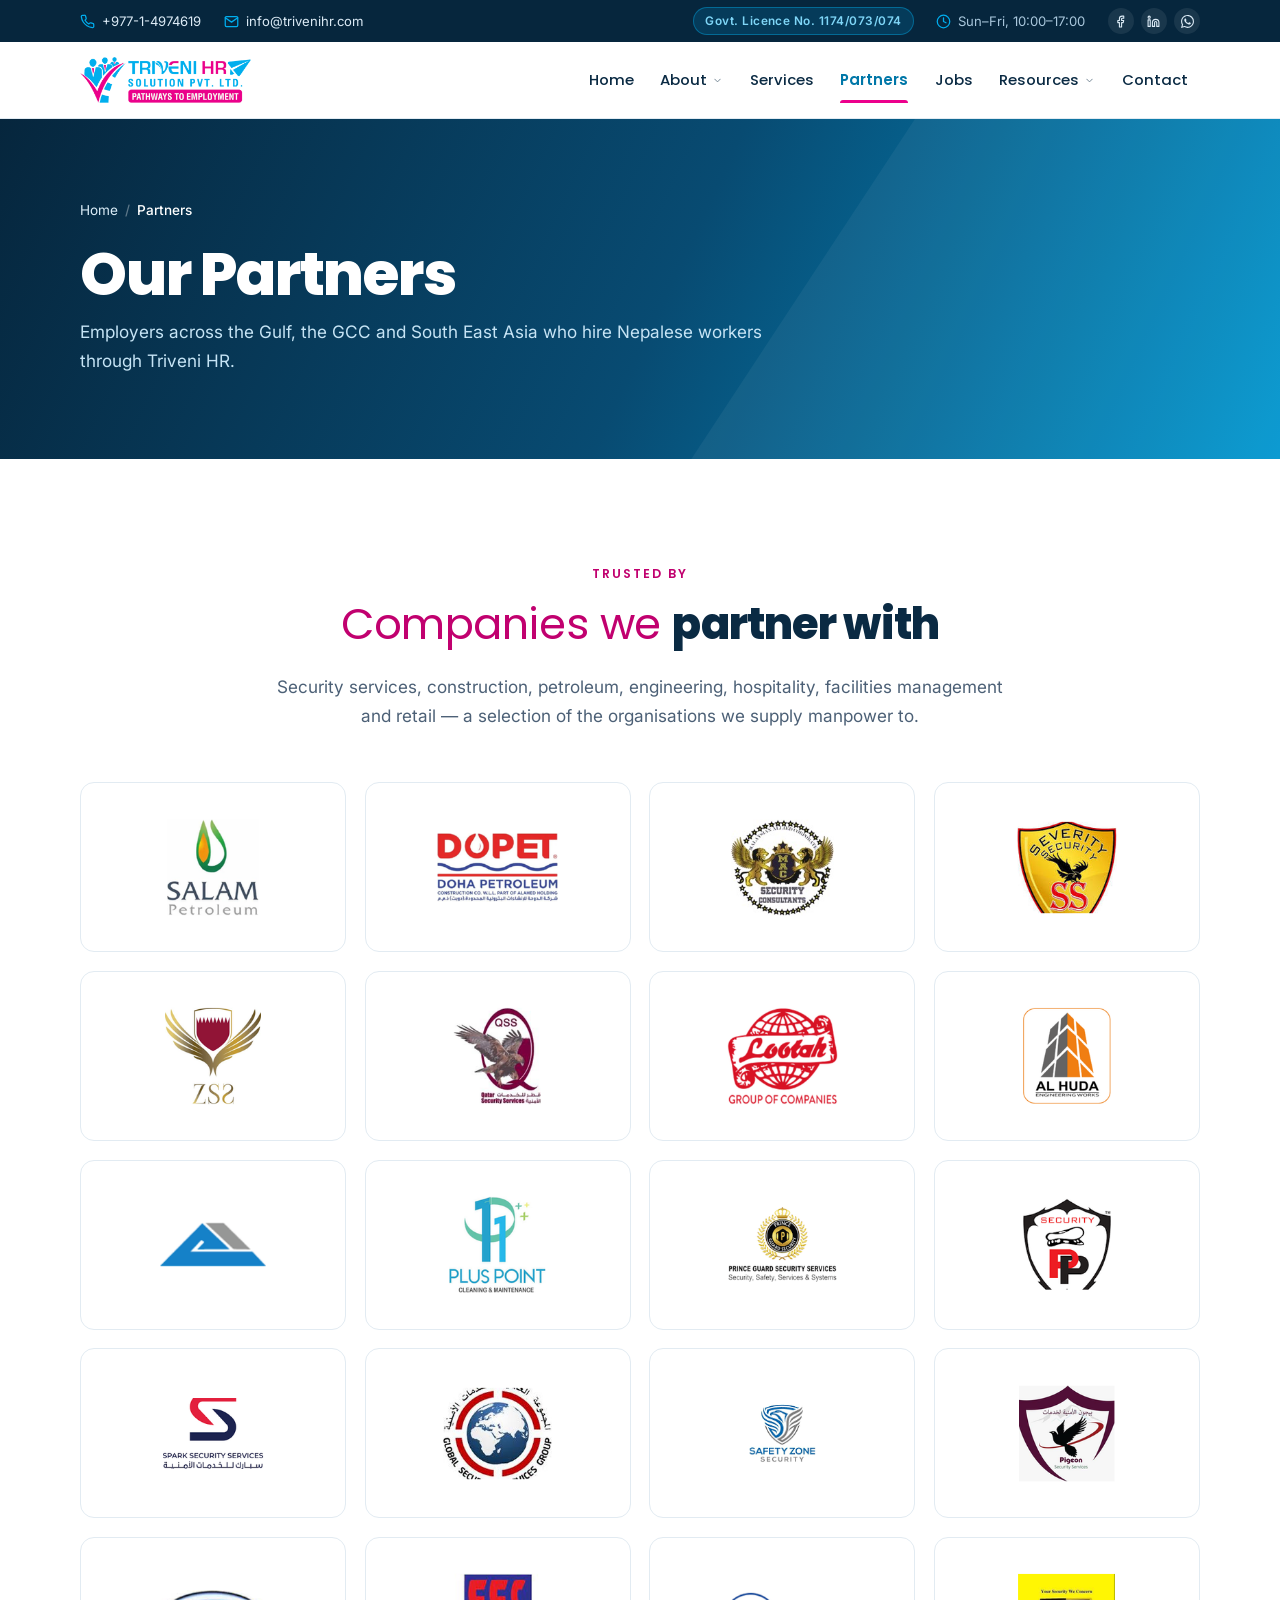
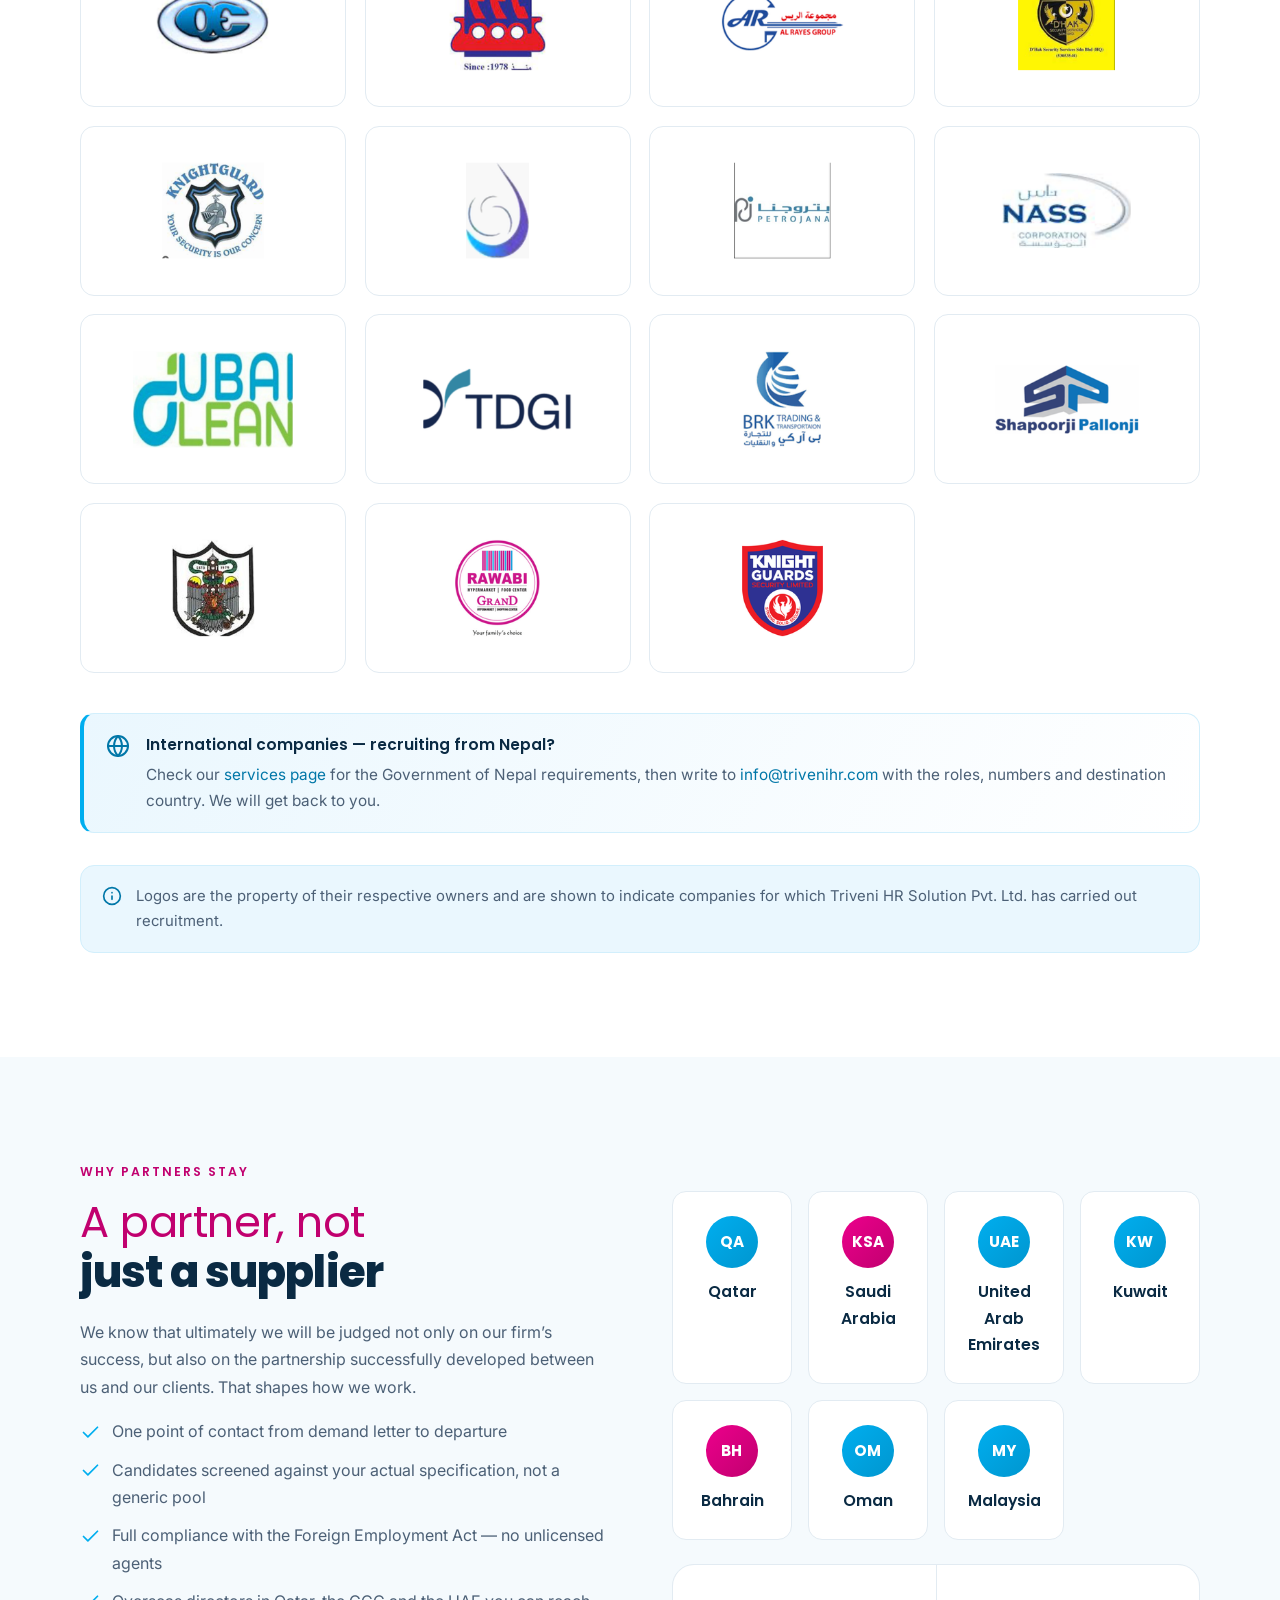
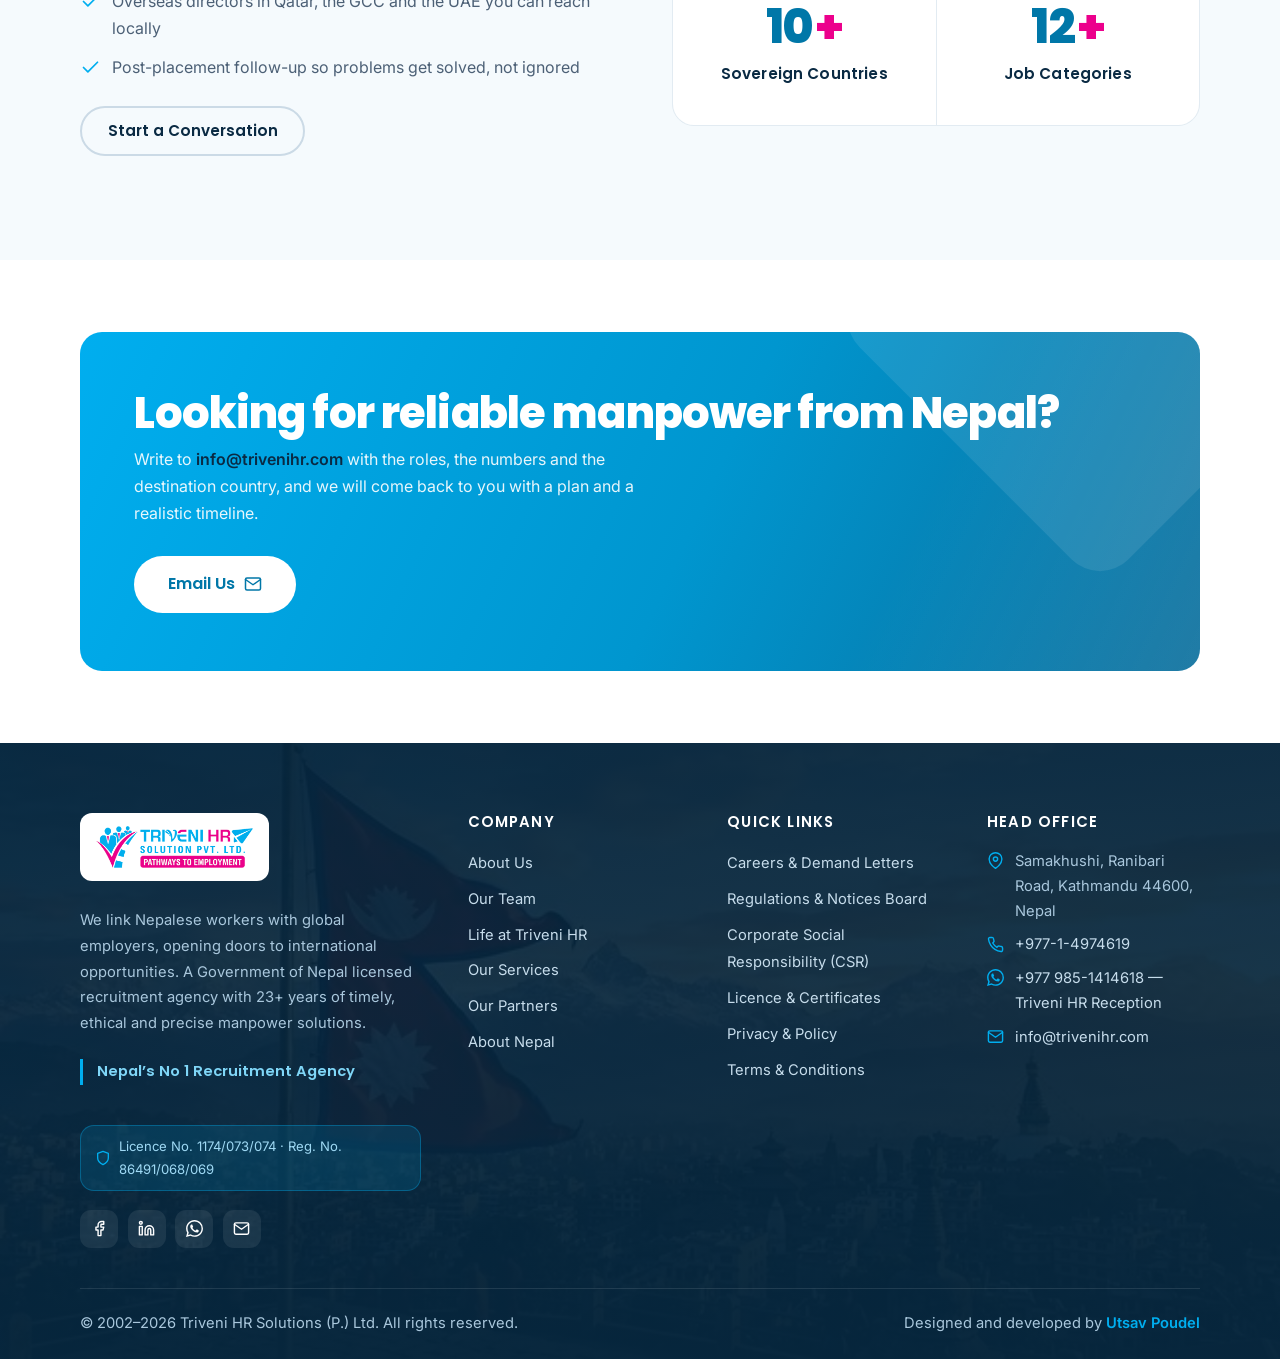
<file: clients.html>
<!DOCTYPE html>
<html lang="en">
<head>
<meta charset="utf-8">
<meta name="viewport" content="width=device-width, initial-scale=1">
<title>Our Partners &amp; Clients | Triveni HR Solution Nepal</title>
<meta name="description" content="Employers in Qatar, Saudi Arabia, UAE, Kuwait, Bahrain, Oman and Malaysia who recruit Nepalese workers through Triveni HR Solution Pvt. Ltd. &mdash; security, construction, petroleum, engineering and hospitality.">
<meta name="keywords" content="Triveni HR clients, manpower partners Nepal, Gulf employers Nepal recruitment, GCC manpower supply partners">
<link rel="canonical" href="https://www.trivenihr.com/clients.html">
<meta name="robots" content="index, follow, max-image-preview:large, max-snippet:-1, max-video-preview:-1">
<meta name="theme-color" content="#00AEEF">
<meta name="author" content="Triveni HR Solution Pvt. Ltd.">

<meta name="geo.region" content="NP-BA">
<meta name="geo.placename" content="Kathmandu, Nepal">
<meta name="geo.position" content="27.7372;85.3147">
<meta name="ICBM" content="27.7372, 85.3147">

<meta property="og:type" content="website">
<meta property="og:site_name" content="Triveni HR Solution Pvt. Ltd.">
<meta property="og:locale" content="en_US">
<meta property="og:title" content="Our Partners &amp; Clients | Triveni HR Solution Nepal">
<meta property="og:description" content="Employers in Qatar, Saudi Arabia, UAE, Kuwait, Bahrain, Oman and Malaysia who recruit Nepalese workers through Triveni HR Solution Pvt. Ltd. &mdash; security, construction, petroleum, engineering and hospitality.">
<meta property="og:url" content="https://www.trivenihr.com/clients.html">
<meta property="og:image" content="https://www.trivenihr.com/assets/img/brand/og-image.png">
<meta property="og:image:width" content="1200">
<meta property="og:image:height" content="630">
<meta name="twitter:card" content="summary_large_image">
<meta name="twitter:title" content="Our Partners &amp; Clients | Triveni HR Solution Nepal">
<meta name="twitter:description" content="Employers in Qatar, Saudi Arabia, UAE, Kuwait, Bahrain, Oman and Malaysia who recruit Nepalese workers through Triveni HR Solution Pvt. Ltd. &mdash; security, construction, petroleum, engineering and hospitality.">
<meta name="twitter:image" content="https://www.trivenihr.com/assets/img/brand/og-image.png">

<link rel="icon" type="image/png" href="assets/img/brand/favicon.png">
<link rel="apple-touch-icon" href="assets/img/brand/favicon.png">

<link rel="preconnect" href="https://fonts.googleapis.com">
<link rel="preconnect" href="https://fonts.gstatic.com" crossorigin>
<link rel="stylesheet" href="https://fonts.googleapis.com/css2?family=Inter:wght@400;500;600&family=Poppins:wght@300;400;500;600;700;800&display=swap">
<link rel="stylesheet" href="assets/css/style.css?v=4">

<script type="application/ld+json">
{
 "@context": "https://schema.org",
 "@graph": [
  {
   "@type": [
    "EmploymentAgency",
    "Organization"
   ],
   "@id": "https://www.trivenihr.com/#organization",
   "name": "Triveni HR Solution",
   "legalName": "Triveni HR Solution Pvt. Ltd.",
   "alternateName": [
    "Triveni HR",
    "Triveni H.R. Solution Pvt. Ltd.",
    "Triveni Manpower"
   ],
   "url": "https://www.trivenihr.com/",
   "logo": {
    "@type": "ImageObject",
    "url": "https://www.trivenihr.com/assets/img/brand/logo.png",
    "width": 600,
    "height": 161
   },
   "image": "https://www.trivenihr.com/assets/img/brand/og-image.png",
   "description": "Government of Nepal licensed manpower recruitment agency based in Kathmandu. Over 23 years supplying skilled, semi-skilled and professional Nepalese workers to employers in Qatar, Saudi Arabia, the UAE, Kuwait, Bahrain, Oman and Malaysia.",
   "foundingDate": "2002",
   "slogan": "Pathways to Employment",
   "email": "info@trivenihr.com",
   "telephone": "+977-1-4974619",
   "faxNumber": "+977-1-4974619",
   "address": {
    "@type": "PostalAddress",
    "streetAddress": "Samakhushi, Ranibari Road",
    "addressLocality": "Kathmandu",
    "addressRegion": "Bagmati Province",
    "postalCode": "44600",
    "addressCountry": "NP"
   },
   "geo": {
    "@type": "GeoCoordinates",
    "latitude": "27.7372",
    "longitude": "85.3147"
   },
   "hasMap": "https://maps.google.com/maps?q=Samakhushi,+Ranibari+Road,+Kathmandu,+Nepal",
   "openingHoursSpecification": [
    {
     "@type": "OpeningHoursSpecification",
     "dayOfWeek": [
      "Sunday",
      "Monday",
      "Tuesday",
      "Wednesday",
      "Thursday",
      "Friday"
     ],
     "opens": "10:00",
     "closes": "17:00"
    }
   ],
   "contactPoint": [
    {
     "@type": "ContactPoint",
     "telephone": "+977-1-4974619",
     "contactType": "customer service",
     "areaServed": [
      "NP",
      "Qatar",
      "Saudi Arabia",
      "United Arab Emirates",
      "Kuwait",
      "Bahrain",
      "Oman",
      "Malaysia"
     ],
     "availableLanguage": [
      "English",
      "Nepali",
      "Hindi"
     ]
    },
    {
     "@type": "ContactPoint",
     "telephone": "+977 985-1414618",
     "contactType": "reception",
     "availableLanguage": [
      "English",
      "Nepali",
      "Hindi"
     ]
    }
   ],
   "areaServed": [
    {
     "@type": "Country",
     "name": "Qatar"
    },
    {
     "@type": "Country",
     "name": "Saudi Arabia"
    },
    {
     "@type": "Country",
     "name": "United Arab Emirates"
    },
    {
     "@type": "Country",
     "name": "Kuwait"
    },
    {
     "@type": "Country",
     "name": "Bahrain"
    },
    {
     "@type": "Country",
     "name": "Oman"
    },
    {
     "@type": "Country",
     "name": "Malaysia"
    }
   ],
   "knowsAbout": [
    "Foreign employment recruitment",
    "Overseas manpower supply",
    "Nepalese workforce",
    "Gulf and GCC recruitment",
    "Labour permit processing",
    "Trade testing",
    "Pre-departure orientation training"
   ],
   "identifier": [
    {
     "@type": "PropertyValue",
     "name": "Foreign Employment Licence No.",
     "value": "1174/073/074"
    },
    {
     "@type": "PropertyValue",
     "name": "Company Registration No.",
     "value": "86491/068/069"
    },
    {
     "@type": "PropertyValue",
     "name": "PAN No.",
     "value": "600306838"
    }
   ],
   "numberOfEmployees": {
    "@type": "QuantitativeValue",
    "minValue": 50
   },
   "sameAs": [
    "https://www.facebook.com/profile.php?id=61566432877876",
    "https://www.linkedin.com/company/trivenihr/",
    "https://www.linkedin.com/company/trivenihrsolutions/"
   ]
  },
  {
   "@type": "WebSite",
   "@id": "https://www.trivenihr.com/#website",
   "url": "https://www.trivenihr.com/",
   "name": "Triveni HR Solution",
   "inLanguage": "en",
   "publisher": {
    "@id": "https://www.trivenihr.com/#organization"
   }
  },
  {
   "@type": "WebPage",
   "@id": "https://www.trivenihr.com/clients.html#webpage",
   "url": "https://www.trivenihr.com/clients.html",
   "name": "Our Partners &amp; Clients | Triveni HR Solution Nepal",
   "description": "Employers in Qatar, Saudi Arabia, UAE, Kuwait, Bahrain, Oman and Malaysia who recruit Nepalese workers through Triveni HR Solution Pvt. Ltd. &mdash; security, construction, petroleum, engineering and hospitality.",
   "inLanguage": "en",
   "isPartOf": {
    "@id": "https://www.trivenihr.com/#website"
   },
   "about": {
    "@id": "https://www.trivenihr.com/#organization"
   }
  },
  {
   "@type": "BreadcrumbList",
   "@id": "https://www.trivenihr.com/clients.html#breadcrumb",
   "itemListElement": [
    {
     "@type": "ListItem",
     "position": 1,
     "name": "Home",
     "item": "https://www.trivenihr.com/index.html"
    },
    {
     "@type": "ListItem",
     "position": 2,
     "name": "Partners",
     "item": "https://www.trivenihr.com/clients.html"
    }
   ]
  }
 ]
}
</script>
</head>
<body>
<a class="skip-link" href="#main">Skip to content</a>

  <!-- ============ TOP BAR ============ -->
  <div class="topbar">
    <div class="container topbar__inner">
      <ul class="topbar__list">
        <li><svg viewBox="0 0 24 24" fill="none" stroke="currentColor" stroke-width="2" stroke-linecap="round" stroke-linejoin="round" aria-hidden="true" focusable="false"><path d="M22 16.92v3a2 2 0 0 1-2.18 2 19.79 19.79 0 0 1-8.63-3.07 19.5 19.5 0 0 1-6-6 19.79 19.79 0 0 1-3.07-8.67A2 2 0 0 1 4.11 2h3a2 2 0 0 1 2 1.72 12.84 12.84 0 0 0 .7 2.81 2 2 0 0 1-.45 2.11L8.09 9.91a16 16 0 0 0 6 6l1.27-1.27a2 2 0 0 1 2.11-.45 12.84 12.84 0 0 0 2.81.7A2 2 0 0 1 22 16.92z"/></svg><a href="tel:+97714974619">+977-1-4974619</a></li>
        <li><svg viewBox="0 0 24 24" fill="none" stroke="currentColor" stroke-width="2" stroke-linecap="round" stroke-linejoin="round" aria-hidden="true" focusable="false"><path d="M4 4h16c1.1 0 2 .9 2 2v12c0 1.1-.9 2-2 2H4c-1.1 0-2-.9-2-2V6c0-1.1.9-2 2-2z"/><polyline points="22,6 12,13 2,6"/></svg><a href="mailto:info@trivenihr.com">info@trivenihr.com</a></li>
      </ul>
      <ul class="topbar__list topbar__list--secondary">
        <li><span class="topbar__badge">Govt. Licence No. 1174/073/074</span></li>
        <li><svg viewBox="0 0 24 24" fill="none" stroke="currentColor" stroke-width="2" stroke-linecap="round" stroke-linejoin="round" aria-hidden="true" focusable="false"><circle cx="12" cy="12" r="10"/><polyline points="12 6 12 12 16 14"/></svg><span>Sun&ndash;Fri, 10:00&ndash;17:00</span></li>
        <li class="topbar__social">
          <a href="https://www.facebook.com/profile.php?id=61566432877876" target="_blank" rel="noopener" aria-label="Triveni HR on Facebook"><svg viewBox="0 0 24 24" fill="none" stroke="currentColor" stroke-width="2" stroke-linecap="round" stroke-linejoin="round" aria-hidden="true" focusable="false"><path d="M18 2h-3a5 5 0 0 0-5 5v3H7v4h3v8h4v-8h3l1-4h-4V7a1 1 0 0 1 1-1h3z"/></svg></a>
          <a href="https://www.linkedin.com/company/trivenihr/" target="_blank" rel="noopener" aria-label="Triveni HR on LinkedIn"><svg viewBox="0 0 24 24" fill="none" stroke="currentColor" stroke-width="2" stroke-linecap="round" stroke-linejoin="round" aria-hidden="true" focusable="false"><path d="M16 8a6 6 0 0 1 6 6v7h-4v-7a2 2 0 0 0-2-2 2 2 0 0 0-2 2v7h-4v-7a6 6 0 0 1 6-6z"/><rect x="2" y="9" width="4" height="12"/><circle cx="4" cy="4" r="2"/></svg></a>
          <a href="https://wa.me/9779851414618" target="_blank" rel="noopener" aria-label="WhatsApp Triveni HR Reception"><svg viewBox="0 0 24 24" fill="currentColor" stroke="none" aria-hidden="true" focusable="false"><path d="M17.472 14.382c-.297-.149-1.758-.867-2.03-.967-.273-.099-.471-.148-.67.15-.197.297-.767.966-.94 1.164-.173.199-.347.223-.644.075-.297-.15-1.255-.463-2.39-1.475-.883-.788-1.48-1.761-1.653-2.059-.173-.297-.018-.458.13-.606.134-.133.298-.347.446-.52.149-.174.198-.298.298-.497.099-.198.05-.371-.025-.52-.075-.149-.669-1.612-.916-2.207-.242-.579-.487-.5-.669-.51a12.8 12.8 0 0 0-.57-.01c-.198 0-.52.074-.792.372-.272.297-1.04 1.016-1.04 2.479 0 1.462 1.065 2.875 1.213 3.074.149.198 2.096 3.2 5.077 4.487.709.306 1.262.489 1.694.625.712.227 1.36.195 1.871.118.571-.085 1.758-.719 2.006-1.413.248-.694.248-1.289.173-1.413-.074-.124-.272-.198-.57-.347m-5.421 7.403h-.004a9.87 9.87 0 0 1-5.031-1.378l-.361-.214-3.741.982.998-3.648-.235-.374a9.86 9.86 0 0 1-1.51-5.26c.001-5.45 4.436-9.884 9.888-9.884a9.82 9.82 0 0 1 6.988 2.896 9.825 9.825 0 0 1 2.893 6.994c-.003 5.45-4.437 9.885-9.885 9.885M20.52 3.449C18.24 1.245 15.24 0 12.045 0 5.463 0 .104 5.359.101 11.945c0 2.096.549 4.142 1.595 5.945L0 24l6.305-1.654a11.882 11.882 0 0 0 5.683 1.448h.005c6.582 0 11.94-5.359 11.943-11.945a11.86 11.86 0 0 0-3.416-8.4"/></svg></a>
        </li>
      </ul>
    </div>
  </div>

  <!-- ============ HEADER ============ -->
  <header class="header">
    <div class="container header__inner">
      <a class="brand" href="index.html" aria-label="Triveni HR Solution Pvt. Ltd. &mdash; home">
        <img src="assets/img/brand/logo.png" alt="Triveni HR Solution Pvt. Ltd. — Pathways to Employment" width="600" height="161">
      </a>

      <nav class="nav" id="site-nav" aria-label="Main">
        <ul class="nav__list">
            <li><a class="nav__link" href="index.html">Home</a></li>
            <li class="nav__item--has-menu"><a class="nav__link" href="about.html">About<svg class="nav__caret" viewBox="0 0 24 24" fill="none" stroke="currentColor" stroke-width="2" stroke-linecap="round" stroke-linejoin="round" aria-hidden="true" focusable="false"><polyline points="6 9 12 15 18 9"/></svg></a><ul class="nav__menu"><li><a href="about.html">Company Overview</a></li><li><a href="team.html">Our Team</a></li><li><a href="life.html">Life at Triveni HR</a></li><li><a href="life.html#csr">Corporate Social Responsibility</a></li><li><a href="licence.html">Licence &amp; Certificates</a></li></ul></li>
            <li><a class="nav__link" href="services.html">Services</a></li>
            <li><a class="nav__link" href="clients.html" aria-current="page">Partners</a></li>
            <li><a class="nav__link" href="jobs.html">Jobs</a></li>
            <li class="nav__item--has-menu"><a class="nav__link" href="downloads.html">Resources<svg class="nav__caret" viewBox="0 0 24 24" fill="none" stroke="currentColor" stroke-width="2" stroke-linecap="round" stroke-linejoin="round" aria-hidden="true" focusable="false"><polyline points="6 9 12 15 18 9"/></svg></a><ul class="nav__menu"><li><a href="downloads.html">Downloads</a></li><li><a href="nepal.html">About Nepal</a></li></ul></li>
            <li><a class="nav__link" href="contact.html">Contact</a></li>
        </ul>
        <div class="nav__mobile-cta">
          <a class="btn btn--outline" href="https://wa.me/9779851414618" target="_blank" rel="noopener"><svg viewBox="0 0 24 24" fill="currentColor" stroke="none" aria-hidden="true" focusable="false"><path d="M17.472 14.382c-.297-.149-1.758-.867-2.03-.967-.273-.099-.471-.148-.67.15-.197.297-.767.966-.94 1.164-.173.199-.347.223-.644.075-.297-.15-1.255-.463-2.39-1.475-.883-.788-1.48-1.761-1.653-2.059-.173-.297-.018-.458.13-.606.134-.133.298-.347.446-.52.149-.174.198-.298.298-.497.099-.198.05-.371-.025-.52-.075-.149-.669-1.612-.916-2.207-.242-.579-.487-.5-.669-.51a12.8 12.8 0 0 0-.57-.01c-.198 0-.52.074-.792.372-.272.297-1.04 1.016-1.04 2.479 0 1.462 1.065 2.875 1.213 3.074.149.198 2.096 3.2 5.077 4.487.709.306 1.262.489 1.694.625.712.227 1.36.195 1.871.118.571-.085 1.758-.719 2.006-1.413.248-.694.248-1.289.173-1.413-.074-.124-.272-.198-.57-.347m-5.421 7.403h-.004a9.87 9.87 0 0 1-5.031-1.378l-.361-.214-3.741.982.998-3.648-.235-.374a9.86 9.86 0 0 1-1.51-5.26c.001-5.45 4.436-9.884 9.888-9.884a9.82 9.82 0 0 1 6.988 2.896 9.825 9.825 0 0 1 2.893 6.994c-.003 5.45-4.437 9.885-9.885 9.885M20.52 3.449C18.24 1.245 15.24 0 12.045 0 5.463 0 .104 5.359.101 11.945c0 2.096.549 4.142 1.595 5.945L0 24l6.305-1.654a11.882 11.882 0 0 0 5.683 1.448h.005c6.582 0 11.94-5.359 11.943-11.945a11.86 11.86 0 0 0-3.416-8.4"/></svg>Triveni HR Reception</a>
        </div>
      </nav>

      <button class="nav-toggle" type="button" aria-expanded="false" aria-controls="site-nav" aria-label="Toggle navigation menu">
        <span></span>
      </button>
    </div>
  </header>

  <main id="main">
    <section class="page-hero">
      <div class="container">
        <ul class="breadcrumb"><li><a href="index.html">Home</a></li><li aria-current="page">Partners</li></ul>
        <h1>Our Partners</h1>
        <p>Employers across the Gulf, the GCC and South East Asia who hire Nepalese workers through Triveni HR.</p>
      </div>
    </section>

    <section class="section">
      <div class="container">
        <div class="section-head section-head--center">
          <span class="eyebrow">Trusted by</span>
          <h2 class="dual dual--inline"><span>Companies we </span><strong>partner with</strong></h2>
          <p>Security services, construction, petroleum, engineering, hospitality, facilities management and
             retail &mdash; a selection of the organisations we supply manpower to.</p>
        </div>
        <div class="logo-wall reveal">
          <figure><img src="assets/img/clients/client-002.png" alt="Salam Petroleum" width="320" height="180" loading="lazy"></figure>
          <figure><img src="assets/img/clients/client-003.png" alt="Doha Petroleum (DOPET)" width="320" height="180" loading="lazy"></figure>
          <figure><img src="assets/img/clients/client-004.png" alt="MAC Security Consultants" width="320" height="180" loading="lazy"></figure>
          <figure><img src="assets/img/clients/client-005.png" alt="Severity Security" width="320" height="180" loading="lazy"></figure>
          <figure><img src="assets/img/clients/client-006.png" alt="ZSS" width="320" height="180" loading="lazy"></figure>
          <figure><img src="assets/img/clients/client-007.png" alt="Qatar Security Services" width="320" height="180" loading="lazy"></figure>
          <figure><img src="assets/img/clients/client-008.png" alt="Lootah Group of Companies" width="320" height="180" loading="lazy"></figure>
          <figure><img src="assets/img/clients/client-009.png" alt="Al Huda Engineering Works" width="320" height="180" loading="lazy"></figure>
          <figure><img src="assets/img/clients/client-010.png" alt="Partner of Triveni HR" width="320" height="180" loading="lazy"></figure>
          <figure><img src="assets/img/clients/client-011.png" alt="Plus Point Cleaning &amp; Maintenance" width="320" height="180" loading="lazy"></figure>
          <figure><img src="assets/img/clients/client-014.png" alt="Prince Guard Security Services" width="320" height="180" loading="lazy"></figure>
          <figure><img src="assets/img/clients/client-015.png" alt="PP Security" width="320" height="180" loading="lazy"></figure>
          <figure><img src="assets/img/clients/client-016.png" alt="Spark Security Services" width="320" height="180" loading="lazy"></figure>
          <figure><img src="assets/img/clients/client-017.png" alt="Global Security Services Group" width="320" height="180" loading="lazy"></figure>
          <figure><img src="assets/img/clients/client-018.png" alt="Safety Zone Security" width="320" height="180" loading="lazy"></figure>
          <figure><img src="assets/img/clients/client-019.png" alt="Pigeon Security Services" width="320" height="180" loading="lazy"></figure>
          <figure><img src="assets/img/clients/client-020.png" alt="QC" width="320" height="180" loading="lazy"></figure>
          <figure><img src="assets/img/clients/client-023.png" alt="FFC" width="320" height="180" loading="lazy"></figure>
          <figure><img src="assets/img/clients/client-024.png" alt="Al Rayes Group" width="320" height="180" loading="lazy"></figure>
          <figure><img src="assets/img/clients/client-025.png" alt="D&rsquo;Hak Security Services Sdn Bhd" width="320" height="180" loading="lazy"></figure>
          <figure><img src="assets/img/clients/client-026.png" alt="Knightguard" width="320" height="180" loading="lazy"></figure>
          <figure><img src="assets/img/clients/client-027.png" alt="Partner of Triveni HR" width="320" height="180" loading="lazy"></figure>
          <figure><img src="assets/img/clients/client-028.png" alt="Petrojana" width="320" height="180" loading="lazy"></figure>
          <figure><img src="assets/img/clients/client-029.png" alt="NASS Corporation" width="320" height="180" loading="lazy"></figure>
          <figure><img src="assets/img/clients/client-030.png" alt="Dubai Clean" width="320" height="180" loading="lazy"></figure>
          <figure><img src="assets/img/clients/client-031.png" alt="TDGI" width="320" height="180" loading="lazy"></figure>
          <figure><img src="assets/img/clients/client-032.png" alt="BRK Trading &amp; Transportation" width="320" height="180" loading="lazy"></figure>
          <figure><img src="assets/img/clients/client-033.png" alt="Shapoorji Pallonji" width="320" height="180" loading="lazy"></figure>
          <figure><img src="assets/img/clients/client-034.png" alt="Partner of Triveni HR" width="320" height="180" loading="lazy"></figure>
          <figure><img src="assets/img/clients/client-035.png" alt="Rawabi Grand" width="320" height="180" loading="lazy"></figure>
          <figure><img src="assets/img/clients/client-036.png" alt="Knight Guards Security Limited" width="320" height="180" loading="lazy"></figure>
        </div>
        <div class="overseas-note reveal">
          <svg viewBox="0 0 24 24" fill="none" stroke="currentColor" stroke-width="2" stroke-linecap="round" stroke-linejoin="round" aria-hidden="true" focusable="false"><circle cx="12" cy="12" r="10"/><line x1="2" y1="12" x2="22" y2="12"/><path d="M12 2a15.3 15.3 0 0 1 4 10 15.3 15.3 0 0 1-4 10 15.3 15.3 0 0 1-4-10 15.3 15.3 0 0 1 4-10z"/></svg>
          <div>
            <strong>International companies &mdash; recruiting from Nepal?</strong>
            <p>Check our <a href="services.html">services page</a> for the Government of Nepal
               requirements, then write to <a href="mailto:info@trivenihr.com">info@trivenihr.com</a>
               with the roles, numbers and destination country. We will get back to you.</p>
          </div>
        </div>

        <div class="notice reveal" style="margin-top:2rem">
          <svg viewBox="0 0 24 24" fill="none" stroke="currentColor" stroke-width="2" stroke-linecap="round" stroke-linejoin="round" aria-hidden="true" focusable="false"><circle cx="12" cy="12" r="10"/><line x1="12" y1="16" x2="12" y2="12"/><line x1="12" y1="8" x2="12.01" y2="8"/></svg>
          <p>Logos are the property of their respective owners and are shown to indicate companies for which
             Triveni HR Solution Pvt. Ltd. has carried out recruitment.</p>
        </div>
      </div>
    </section>

    <section class="section section--soft">
      <div class="container">
        <div class="split">
          <div class="reveal">
            <span class="eyebrow">Why partners stay</span>
            <h2 class="dual"><span>A partner, not</span><strong>just a supplier</strong></h2>
            <p>We know that ultimately we will be judged not only on our firm&rsquo;s success, but also on the
               partnership successfully developed between us and our clients. That shapes how we work.</p>
            <ul class="checklist">
              <li><svg viewBox="0 0 24 24" fill="none" stroke="currentColor" stroke-width="2" stroke-linecap="round" stroke-linejoin="round" aria-hidden="true" focusable="false"><polyline points="20 6 9 17 4 12"/></svg><span>One point of contact from demand letter to departure</span></li>
              <li><svg viewBox="0 0 24 24" fill="none" stroke="currentColor" stroke-width="2" stroke-linecap="round" stroke-linejoin="round" aria-hidden="true" focusable="false"><polyline points="20 6 9 17 4 12"/></svg><span>Candidates screened against your actual specification, not a generic pool</span></li>
              <li><svg viewBox="0 0 24 24" fill="none" stroke="currentColor" stroke-width="2" stroke-linecap="round" stroke-linejoin="round" aria-hidden="true" focusable="false"><polyline points="20 6 9 17 4 12"/></svg><span>Full compliance with the Foreign Employment Act &mdash; no unlicensed agents</span></li>
              <li><svg viewBox="0 0 24 24" fill="none" stroke="currentColor" stroke-width="2" stroke-linecap="round" stroke-linejoin="round" aria-hidden="true" focusable="false"><polyline points="20 6 9 17 4 12"/></svg><span>Overseas directors in Qatar, the GCC and the UAE you can reach locally</span></li>
              <li><svg viewBox="0 0 24 24" fill="none" stroke="currentColor" stroke-width="2" stroke-linecap="round" stroke-linejoin="round" aria-hidden="true" focusable="false"><polyline points="20 6 9 17 4 12"/></svg><span>Post-placement follow-up so problems get solved, not ignored</span></li>
            </ul>
            <div class="btn-row">
              <a class="btn btn--outline" href="contact.html">Start a Conversation</a>
            </div>
          </div>
          <div class="reveal reveal-d1">
            <ul class="countries">
                <li><div class="country"><span class="country__code">QA</span><span class="country__name">Qatar</span></div></li>
            <li><div class="country"><span class="country__code">KSA</span><span class="country__name">Saudi Arabia</span></div></li>
            <li><div class="country"><span class="country__code">UAE</span><span class="country__name">United Arab Emirates</span></div></li>
            <li><div class="country"><span class="country__code">KW</span><span class="country__name">Kuwait</span></div></li>
            <li><div class="country"><span class="country__code">BH</span><span class="country__name">Bahrain</span></div></li>
            <li><div class="country"><span class="country__code">OM</span><span class="country__name">Oman</span></div></li>
            <li><div class="country"><span class="country__code">MY</span><span class="country__name">Malaysia</span></div></li>
            </ul>
            <div class="stats" style="margin-top:1.5rem">
              <div class="stat"><span class="stat__num"><span data-count="12">12</span><span class="suffix">+</span></span><span class="stat__label">Sovereign Countries</span></div>
              <div class="stat"><span class="stat__num"><span data-count="14">14</span><span class="suffix">+</span></span><span class="stat__label">Job Categories</span></div>
            </div>
          </div>
        </div>
      </div>
    </section>

    <section class="section section--tight">
      <div class="container">
        <div class="cta reveal">
          <div class="cta__inner">
            <div>
              <h2>Looking for reliable manpower from Nepal?</h2>
              <p>Write to <strong>info@trivenihr.com</strong> with the roles, the numbers and the
                 destination country, and we will come back to you with a plan and a realistic timeline.</p>
            </div>
            <div class="btn-row">
              <a class="btn btn--white btn--lg" href="mailto:info@trivenihr.com?subject=Manpower%20requirement%20from%20Nepal">Email Us <svg viewBox="0 0 24 24" fill="none" stroke="currentColor" stroke-width="2" stroke-linecap="round" stroke-linejoin="round" aria-hidden="true" focusable="false"><path d="M4 4h16c1.1 0 2 .9 2 2v12c0 1.1-.9 2-2 2H4c-1.1 0-2-.9-2-2V6c0-1.1.9-2 2-2z"/><polyline points="22,6 12,13 2,6"/></svg></a>
            </div>
          </div>
        </div>
      </div>
    </section>

  </main>

  <!-- ============ FOOTER ============ -->
  <footer class="footer">
    <img class="footer__bg" src="assets/img/nepal/valley-flag.jpg" alt="" aria-hidden="true" width="645" height="360" loading="lazy">
    <div class="container">
      <div class="footer__grid">
        <div class="footer__brandcol">
          <div class="footer__logo">
            <img src="assets/img/brand/logo.png" alt="Triveni HR Solution Pvt. Ltd." width="600" height="161">
          </div>
          <p>We link Nepalese workers with global employers, opening doors to international
             opportunities. A Government of Nepal licensed recruitment agency with 23+ years of
             timely, ethical and precise manpower solutions.</p>
          <p class="footer__promise">Nepal&rsquo;s No 1 Recruitment Agency</p>
          <div class="footer__licence">
            <svg viewBox="0 0 24 24" fill="none" stroke="currentColor" stroke-width="2" stroke-linecap="round" stroke-linejoin="round" aria-hidden="true" focusable="false"><path d="M12 22s8-4 8-10V5l-8-3-8 3v7c0 6 8 10 8 10z"/></svg><span>Licence No. 1174/073/074 &middot; Reg. No. 86491/068/069</span>
          </div>
          <div class="footer__social">
            <a href="https://www.facebook.com/profile.php?id=61566432877876" target="_blank" rel="noopener" aria-label="Facebook"><svg viewBox="0 0 24 24" fill="none" stroke="currentColor" stroke-width="2" stroke-linecap="round" stroke-linejoin="round" aria-hidden="true" focusable="false"><path d="M18 2h-3a5 5 0 0 0-5 5v3H7v4h3v8h4v-8h3l1-4h-4V7a1 1 0 0 1 1-1h3z"/></svg></a>
            <a href="https://www.linkedin.com/company/trivenihr/" target="_blank" rel="noopener" aria-label="LinkedIn"><svg viewBox="0 0 24 24" fill="none" stroke="currentColor" stroke-width="2" stroke-linecap="round" stroke-linejoin="round" aria-hidden="true" focusable="false"><path d="M16 8a6 6 0 0 1 6 6v7h-4v-7a2 2 0 0 0-2-2 2 2 0 0 0-2 2v7h-4v-7a6 6 0 0 1 6-6z"/><rect x="2" y="9" width="4" height="12"/><circle cx="4" cy="4" r="2"/></svg></a>
            <a href="https://wa.me/9779851414618" target="_blank" rel="noopener" aria-label="WhatsApp Triveni HR Reception"><svg viewBox="0 0 24 24" fill="currentColor" stroke="none" aria-hidden="true" focusable="false"><path d="M17.472 14.382c-.297-.149-1.758-.867-2.03-.967-.273-.099-.471-.148-.67.15-.197.297-.767.966-.94 1.164-.173.199-.347.223-.644.075-.297-.15-1.255-.463-2.39-1.475-.883-.788-1.48-1.761-1.653-2.059-.173-.297-.018-.458.13-.606.134-.133.298-.347.446-.52.149-.174.198-.298.298-.497.099-.198.05-.371-.025-.52-.075-.149-.669-1.612-.916-2.207-.242-.579-.487-.5-.669-.51a12.8 12.8 0 0 0-.57-.01c-.198 0-.52.074-.792.372-.272.297-1.04 1.016-1.04 2.479 0 1.462 1.065 2.875 1.213 3.074.149.198 2.096 3.2 5.077 4.487.709.306 1.262.489 1.694.625.712.227 1.36.195 1.871.118.571-.085 1.758-.719 2.006-1.413.248-.694.248-1.289.173-1.413-.074-.124-.272-.198-.57-.347m-5.421 7.403h-.004a9.87 9.87 0 0 1-5.031-1.378l-.361-.214-3.741.982.998-3.648-.235-.374a9.86 9.86 0 0 1-1.51-5.26c.001-5.45 4.436-9.884 9.888-9.884a9.82 9.82 0 0 1 6.988 2.896 9.825 9.825 0 0 1 2.893 6.994c-.003 5.45-4.437 9.885-9.885 9.885M20.52 3.449C18.24 1.245 15.24 0 12.045 0 5.463 0 .104 5.359.101 11.945c0 2.096.549 4.142 1.595 5.945L0 24l6.305-1.654a11.882 11.882 0 0 0 5.683 1.448h.005c6.582 0 11.94-5.359 11.943-11.945a11.86 11.86 0 0 0-3.416-8.4"/></svg></a>
            <a href="mailto:info@trivenihr.com" aria-label="Email us"><svg viewBox="0 0 24 24" fill="none" stroke="currentColor" stroke-width="2" stroke-linecap="round" stroke-linejoin="round" aria-hidden="true" focusable="false"><path d="M4 4h16c1.1 0 2 .9 2 2v12c0 1.1-.9 2-2 2H4c-1.1 0-2-.9-2-2V6c0-1.1.9-2 2-2z"/><polyline points="22,6 12,13 2,6"/></svg></a>
          </div>
        </div>

        <div>
          <h2>Company</h2>
          <ul>
            <li><a href="about.html">About Us</a></li>
            <li><a href="team.html">Our Team</a></li>
            <li><a href="life.html">Life at Triveni HR</a></li>
            <li><a href="services.html">Our Services</a></li>
            <li><a href="clients.html">Our Partners</a></li>
            <li><a href="nepal.html">About Nepal</a></li>
          </ul>
        </div>

        <div>
          <h2>Quick Links</h2>
          <ul>
            <li><a href="jobs.html">Careers &amp; Demand Letters</a></li>
            <li><a href="notices.html">Regulations &amp; Notices Board</a></li>
            <li><a href="life.html#csr">Corporate Social Responsibility (CSR)</a></li>
            <li><a href="licence.html">Licence &amp; Certificates</a></li>
            <li><a href="privacy.html">Privacy &amp; Policy</a></li>
            <li><a href="terms.html">Terms &amp; Conditions</a></li>
          </ul>
        </div>

        <div>
          <h2>Head Office</h2>
          <ul class="footer__contact">
            <li><svg viewBox="0 0 24 24" fill="none" stroke="currentColor" stroke-width="2" stroke-linecap="round" stroke-linejoin="round" aria-hidden="true" focusable="false"><path d="M21 10c0 7-9 13-9 13s-9-6-9-13a9 9 0 0 1 18 0z"/><circle cx="12" cy="10" r="3"/></svg><span>Samakhushi, Ranibari Road, Kathmandu 44600, Nepal</span></li>
            <li><svg viewBox="0 0 24 24" fill="none" stroke="currentColor" stroke-width="2" stroke-linecap="round" stroke-linejoin="round" aria-hidden="true" focusable="false"><path d="M22 16.92v3a2 2 0 0 1-2.18 2 19.79 19.79 0 0 1-8.63-3.07 19.5 19.5 0 0 1-6-6 19.79 19.79 0 0 1-3.07-8.67A2 2 0 0 1 4.11 2h3a2 2 0 0 1 2 1.72 12.84 12.84 0 0 0 .7 2.81 2 2 0 0 1-.45 2.11L8.09 9.91a16 16 0 0 0 6 6l1.27-1.27a2 2 0 0 1 2.11-.45 12.84 12.84 0 0 0 2.81.7A2 2 0 0 1 22 16.92z"/></svg><a href="tel:+97714974619">+977-1-4974619</a></li>
            <li><svg viewBox="0 0 24 24" fill="currentColor" stroke="none" aria-hidden="true" focusable="false"><path d="M17.472 14.382c-.297-.149-1.758-.867-2.03-.967-.273-.099-.471-.148-.67.15-.197.297-.767.966-.94 1.164-.173.199-.347.223-.644.075-.297-.15-1.255-.463-2.39-1.475-.883-.788-1.48-1.761-1.653-2.059-.173-.297-.018-.458.13-.606.134-.133.298-.347.446-.52.149-.174.198-.298.298-.497.099-.198.05-.371-.025-.52-.075-.149-.669-1.612-.916-2.207-.242-.579-.487-.5-.669-.51a12.8 12.8 0 0 0-.57-.01c-.198 0-.52.074-.792.372-.272.297-1.04 1.016-1.04 2.479 0 1.462 1.065 2.875 1.213 3.074.149.198 2.096 3.2 5.077 4.487.709.306 1.262.489 1.694.625.712.227 1.36.195 1.871.118.571-.085 1.758-.719 2.006-1.413.248-.694.248-1.289.173-1.413-.074-.124-.272-.198-.57-.347m-5.421 7.403h-.004a9.87 9.87 0 0 1-5.031-1.378l-.361-.214-3.741.982.998-3.648-.235-.374a9.86 9.86 0 0 1-1.51-5.26c.001-5.45 4.436-9.884 9.888-9.884a9.82 9.82 0 0 1 6.988 2.896 9.825 9.825 0 0 1 2.893 6.994c-.003 5.45-4.437 9.885-9.885 9.885M20.52 3.449C18.24 1.245 15.24 0 12.045 0 5.463 0 .104 5.359.101 11.945c0 2.096.549 4.142 1.595 5.945L0 24l6.305-1.654a11.882 11.882 0 0 0 5.683 1.448h.005c6.582 0 11.94-5.359 11.943-11.945a11.86 11.86 0 0 0-3.416-8.4"/></svg><a href="https://wa.me/9779851414618" target="_blank" rel="noopener">+977 985-1414618 &mdash; Triveni HR Reception</a></li>
            <li><svg viewBox="0 0 24 24" fill="none" stroke="currentColor" stroke-width="2" stroke-linecap="round" stroke-linejoin="round" aria-hidden="true" focusable="false"><path d="M4 4h16c1.1 0 2 .9 2 2v12c0 1.1-.9 2-2 2H4c-1.1 0-2-.9-2-2V6c0-1.1.9-2 2-2z"/><polyline points="22,6 12,13 2,6"/></svg><a href="mailto:info@trivenihr.com">info@trivenihr.com</a></li>
          </ul>
        </div>
      </div>

      <div class="footer__bar">
        <p>&copy; 2002&ndash;<span data-year>2026</span> Triveni HR Solutions (P.) Ltd. All rights reserved.</p>
        <p class="footer__credit">Designed and developed by
          <a href="https://www.linkedin.com/in/utsavpoudell/" target="_blank" rel="noopener">Utsav Poudel</a></p>
      </div>
    </div>
  </footer>

  <div class="floaters">
    <button class="to-top" type="button" aria-label="Back to top"><svg viewBox="0 0 24 24" fill="none" stroke="currentColor" stroke-width="2" stroke-linecap="round" stroke-linejoin="round" aria-hidden="true" focusable="false"><line x1="12" y1="19" x2="12" y2="5"/><polyline points="5 12 12 5 19 12"/></svg></button>
  </div>

  <script src="assets/js/main.js?v=4" defer></script>
</body>
</html>
</file>
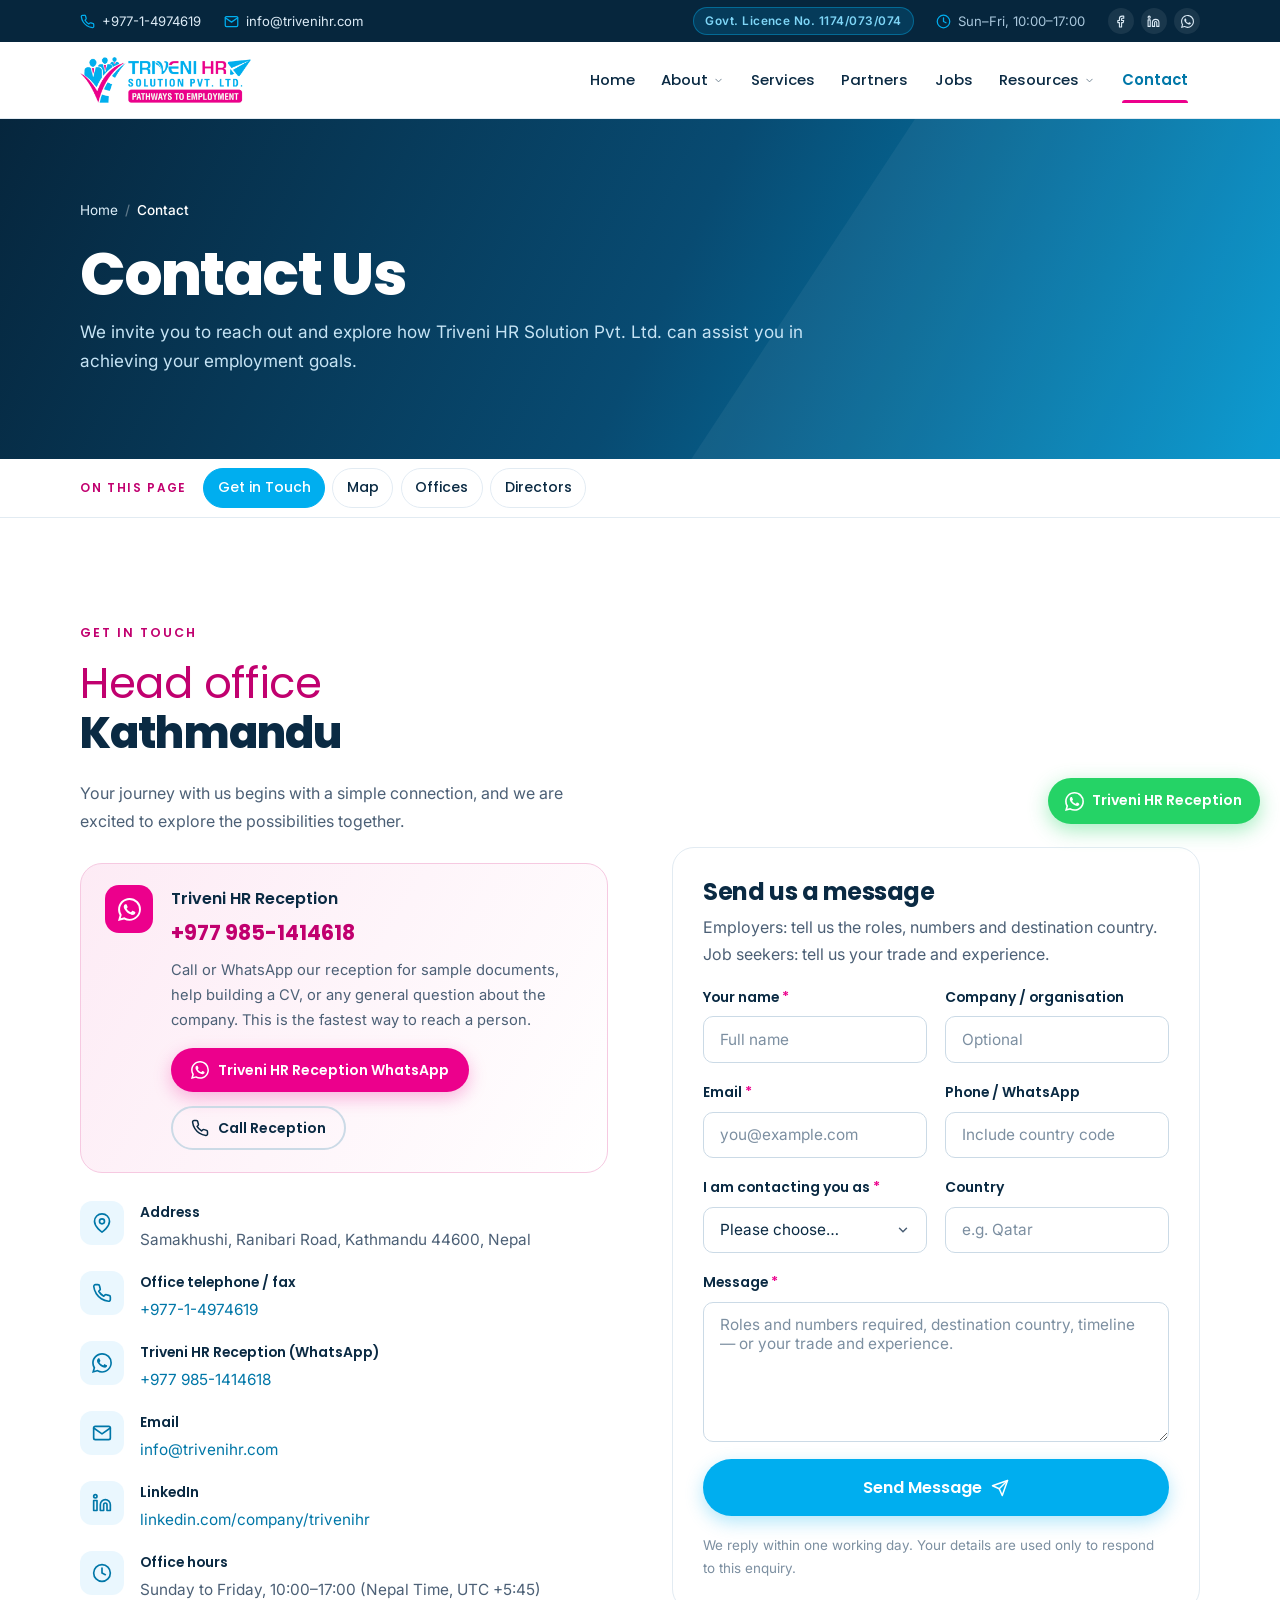
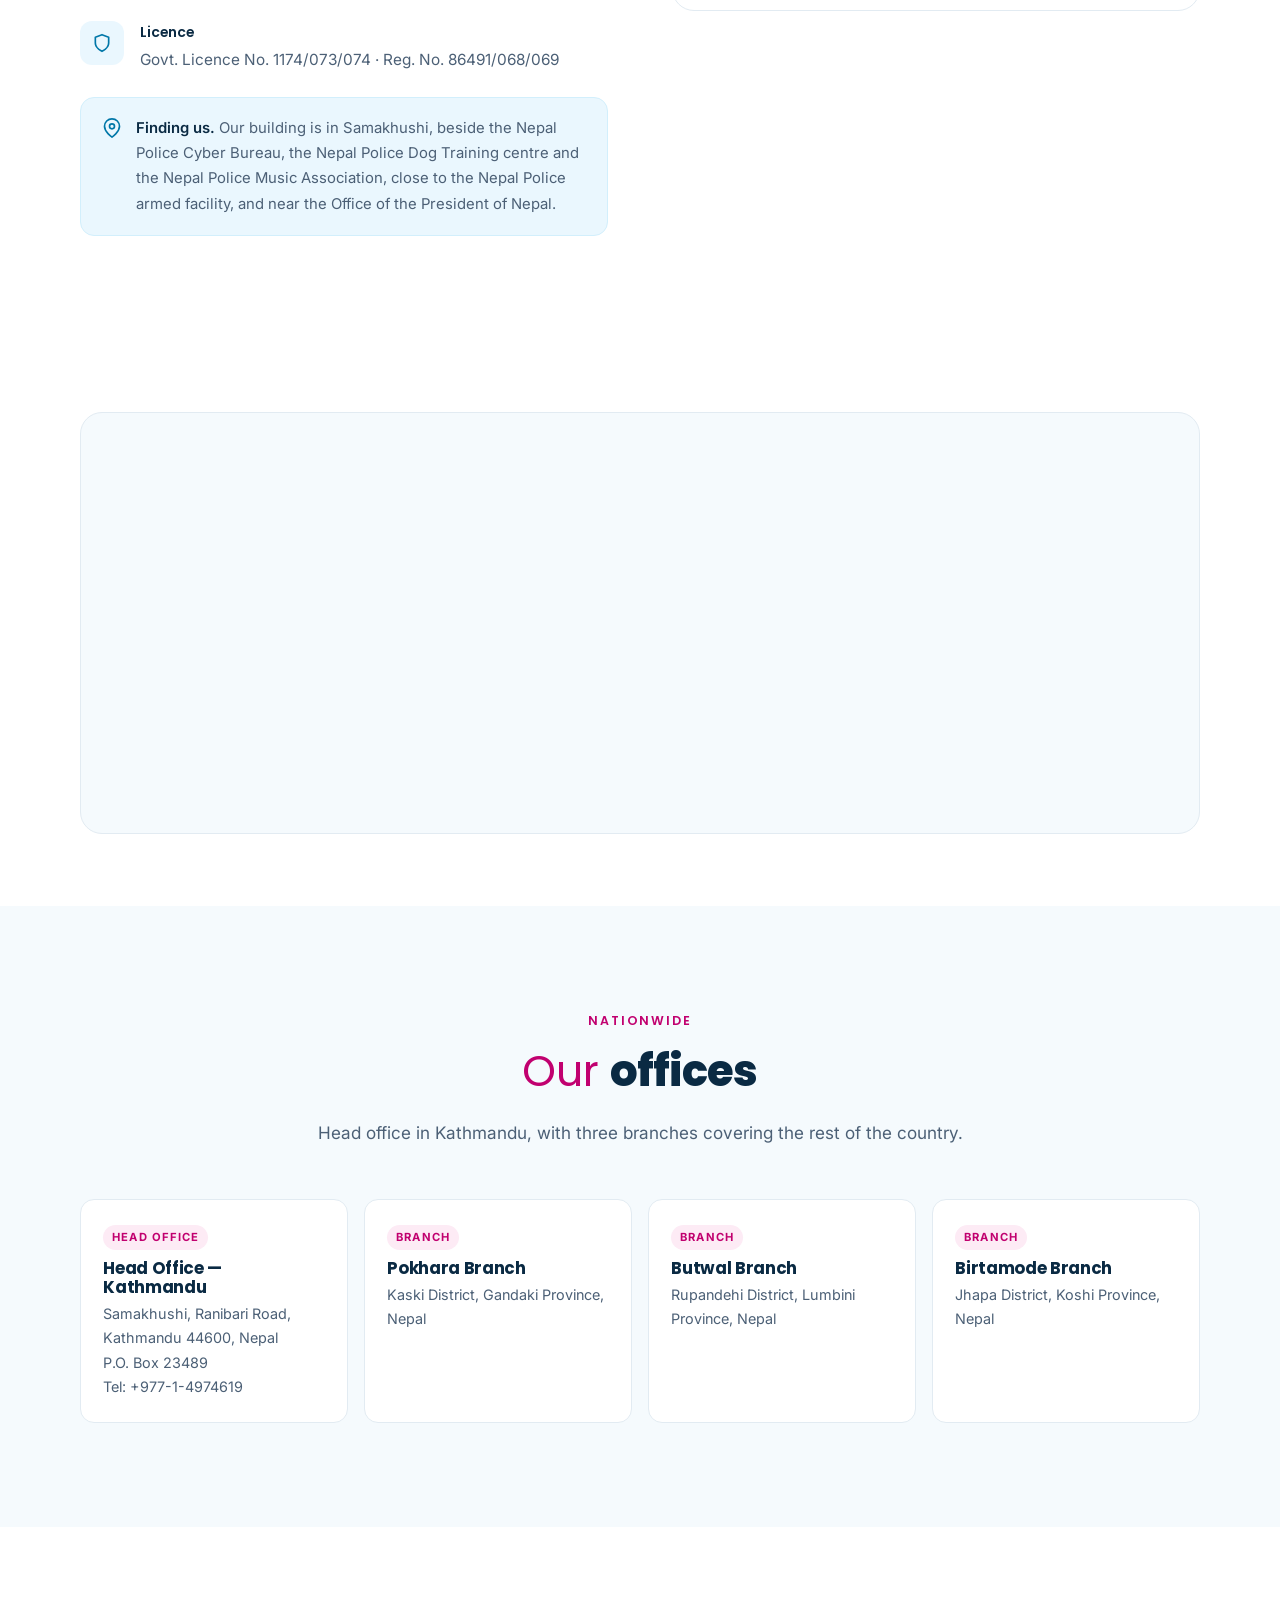
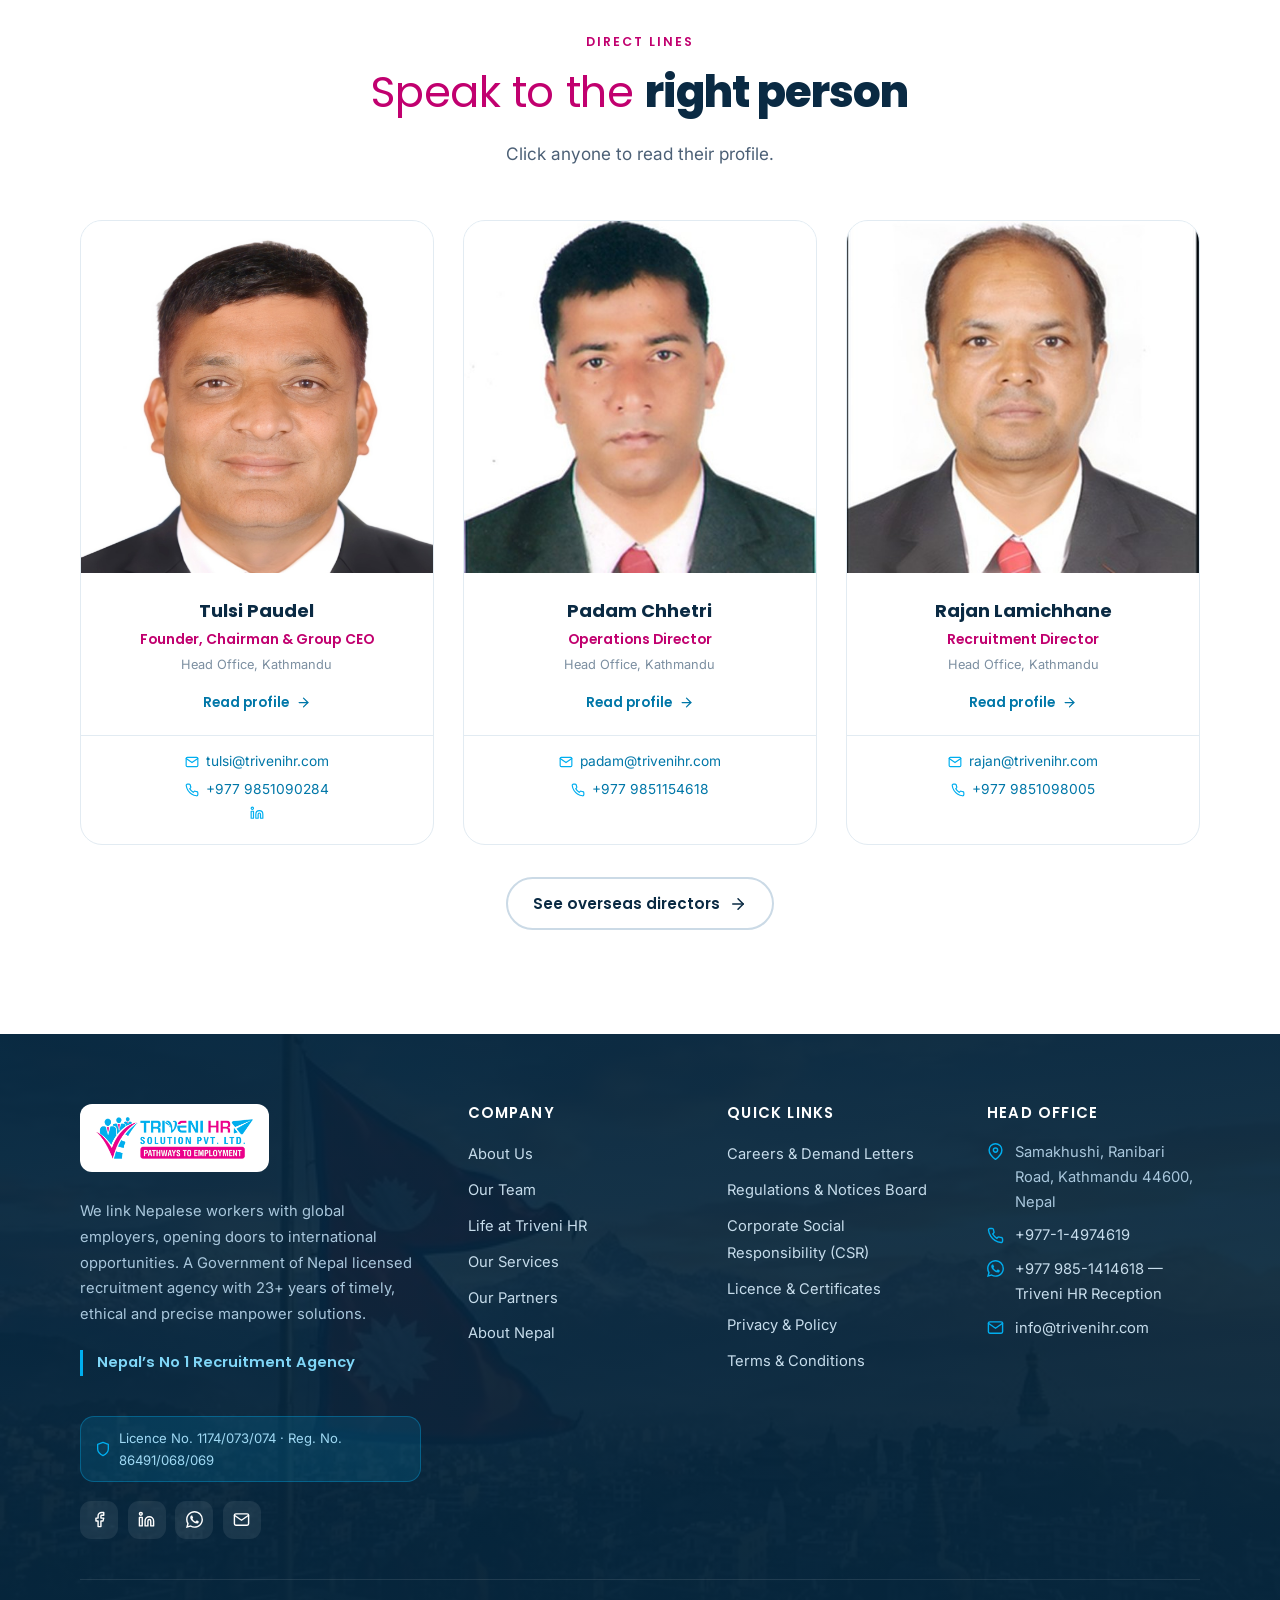
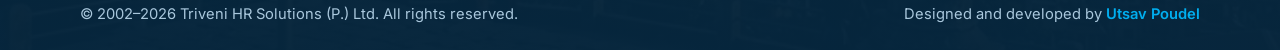
<file: contact.html>
<!DOCTYPE html>
<html lang="en">
<head>
<meta charset="utf-8">
<meta name="viewport" content="width=device-width, initial-scale=1">
<title>Contact Triveni HR Solution | Manpower Agency in Kathmandu, Nepal</title>
<meta name="description" content="Contact Triveni HR Solution Pvt. Ltd. in Samakhushi, Kathmandu. Office +977-1-4974619, reception and WhatsApp +977 985-1414618, email info@trivenihr.com. Branches in Pokhara, Butwal and Birtamode.">
<meta name="keywords" content="contact Triveni HR, manpower agency Kathmandu contact, Triveni HR phone number, Triveni HR Samakhushi address, recruitment agency Nepal contact">
<link rel="canonical" href="https://www.trivenihr.com/contact.html">
<meta name="robots" content="index, follow, max-image-preview:large, max-snippet:-1, max-video-preview:-1">
<meta name="theme-color" content="#00AEEF">
<meta name="author" content="Triveni HR Solution Pvt. Ltd.">

<meta name="geo.region" content="NP-BA">
<meta name="geo.placename" content="Kathmandu, Nepal">
<meta name="geo.position" content="27.7372;85.3147">
<meta name="ICBM" content="27.7372, 85.3147">

<meta property="og:type" content="website">
<meta property="og:site_name" content="Triveni HR Solution Pvt. Ltd.">
<meta property="og:locale" content="en_US">
<meta property="og:title" content="Contact Triveni HR Solution | Manpower Agency in Kathmandu, Nepal">
<meta property="og:description" content="Contact Triveni HR Solution Pvt. Ltd. in Samakhushi, Kathmandu. Office +977-1-4974619, reception and WhatsApp +977 985-1414618, email info@trivenihr.com. Branches in Pokhara, Butwal and Birtamode.">
<meta property="og:url" content="https://www.trivenihr.com/contact.html">
<meta property="og:image" content="https://www.trivenihr.com/assets/img/brand/og-image.png">
<meta property="og:image:width" content="1200">
<meta property="og:image:height" content="630">
<meta name="twitter:card" content="summary_large_image">
<meta name="twitter:title" content="Contact Triveni HR Solution | Manpower Agency in Kathmandu, Nepal">
<meta name="twitter:description" content="Contact Triveni HR Solution Pvt. Ltd. in Samakhushi, Kathmandu. Office +977-1-4974619, reception and WhatsApp +977 985-1414618, email info@trivenihr.com. Branches in Pokhara, Butwal and Birtamode.">
<meta name="twitter:image" content="https://www.trivenihr.com/assets/img/brand/og-image.png">

<link rel="icon" type="image/png" href="assets/img/brand/favicon.png">
<link rel="apple-touch-icon" href="assets/img/brand/favicon.png">

<link rel="preconnect" href="https://fonts.googleapis.com">
<link rel="preconnect" href="https://fonts.gstatic.com" crossorigin>
<link rel="stylesheet" href="https://fonts.googleapis.com/css2?family=Inter:wght@400;500;600&family=Poppins:wght@300;400;500;600;700;800&display=swap">
<link rel="stylesheet" href="assets/css/style.css?v=4">

<script type="application/ld+json">
{
 "@context": "https://schema.org",
 "@graph": [
  {
   "@type": [
    "EmploymentAgency",
    "Organization"
   ],
   "@id": "https://www.trivenihr.com/#organization",
   "name": "Triveni HR Solution",
   "legalName": "Triveni HR Solution Pvt. Ltd.",
   "alternateName": [
    "Triveni HR",
    "Triveni H.R. Solution Pvt. Ltd.",
    "Triveni Manpower"
   ],
   "url": "https://www.trivenihr.com/",
   "logo": {
    "@type": "ImageObject",
    "url": "https://www.trivenihr.com/assets/img/brand/logo.png",
    "width": 600,
    "height": 161
   },
   "image": "https://www.trivenihr.com/assets/img/brand/og-image.png",
   "description": "Government of Nepal licensed manpower recruitment agency based in Kathmandu. Over 23 years supplying skilled, semi-skilled and professional Nepalese workers to employers in Qatar, Saudi Arabia, the UAE, Kuwait, Bahrain, Oman and Malaysia.",
   "foundingDate": "2002",
   "slogan": "Pathways to Employment",
   "email": "info@trivenihr.com",
   "telephone": "+977-1-4974619",
   "faxNumber": "+977-1-4974619",
   "address": {
    "@type": "PostalAddress",
    "streetAddress": "Samakhushi, Ranibari Road",
    "addressLocality": "Kathmandu",
    "addressRegion": "Bagmati Province",
    "postalCode": "44600",
    "addressCountry": "NP"
   },
   "geo": {
    "@type": "GeoCoordinates",
    "latitude": "27.7372",
    "longitude": "85.3147"
   },
   "hasMap": "https://maps.google.com/maps?q=Samakhushi,+Ranibari+Road,+Kathmandu,+Nepal",
   "openingHoursSpecification": [
    {
     "@type": "OpeningHoursSpecification",
     "dayOfWeek": [
      "Sunday",
      "Monday",
      "Tuesday",
      "Wednesday",
      "Thursday",
      "Friday"
     ],
     "opens": "10:00",
     "closes": "17:00"
    }
   ],
   "contactPoint": [
    {
     "@type": "ContactPoint",
     "telephone": "+977-1-4974619",
     "contactType": "customer service",
     "areaServed": [
      "NP",
      "Qatar",
      "Saudi Arabia",
      "United Arab Emirates",
      "Kuwait",
      "Bahrain",
      "Oman",
      "Malaysia"
     ],
     "availableLanguage": [
      "English",
      "Nepali",
      "Hindi"
     ]
    },
    {
     "@type": "ContactPoint",
     "telephone": "+977 985-1414618",
     "contactType": "reception",
     "availableLanguage": [
      "English",
      "Nepali",
      "Hindi"
     ]
    }
   ],
   "areaServed": [
    {
     "@type": "Country",
     "name": "Qatar"
    },
    {
     "@type": "Country",
     "name": "Saudi Arabia"
    },
    {
     "@type": "Country",
     "name": "United Arab Emirates"
    },
    {
     "@type": "Country",
     "name": "Kuwait"
    },
    {
     "@type": "Country",
     "name": "Bahrain"
    },
    {
     "@type": "Country",
     "name": "Oman"
    },
    {
     "@type": "Country",
     "name": "Malaysia"
    }
   ],
   "knowsAbout": [
    "Foreign employment recruitment",
    "Overseas manpower supply",
    "Nepalese workforce",
    "Gulf and GCC recruitment",
    "Labour permit processing",
    "Trade testing",
    "Pre-departure orientation training"
   ],
   "identifier": [
    {
     "@type": "PropertyValue",
     "name": "Foreign Employment Licence No.",
     "value": "1174/073/074"
    },
    {
     "@type": "PropertyValue",
     "name": "Company Registration No.",
     "value": "86491/068/069"
    },
    {
     "@type": "PropertyValue",
     "name": "PAN No.",
     "value": "600306838"
    }
   ],
   "numberOfEmployees": {
    "@type": "QuantitativeValue",
    "minValue": 50
   },
   "sameAs": [
    "https://www.facebook.com/profile.php?id=61566432877876",
    "https://www.linkedin.com/company/trivenihr/",
    "https://www.linkedin.com/company/trivenihrsolutions/"
   ]
  },
  {
   "@type": "WebSite",
   "@id": "https://www.trivenihr.com/#website",
   "url": "https://www.trivenihr.com/",
   "name": "Triveni HR Solution",
   "inLanguage": "en",
   "publisher": {
    "@id": "https://www.trivenihr.com/#organization"
   }
  },
  {
   "@type": "WebPage",
   "@id": "https://www.trivenihr.com/contact.html#webpage",
   "url": "https://www.trivenihr.com/contact.html",
   "name": "Contact Triveni HR Solution | Manpower Agency in Kathmandu, Nepal",
   "description": "Contact Triveni HR Solution Pvt. Ltd. in Samakhushi, Kathmandu. Office +977-1-4974619, reception and WhatsApp +977 985-1414618, email info@trivenihr.com. Branches in Pokhara, Butwal and Birtamode.",
   "inLanguage": "en",
   "isPartOf": {
    "@id": "https://www.trivenihr.com/#website"
   },
   "about": {
    "@id": "https://www.trivenihr.com/#organization"
   }
  },
  {
   "@type": "BreadcrumbList",
   "@id": "https://www.trivenihr.com/contact.html#breadcrumb",
   "itemListElement": [
    {
     "@type": "ListItem",
     "position": 1,
     "name": "Home",
     "item": "https://www.trivenihr.com/index.html"
    },
    {
     "@type": "ListItem",
     "position": 2,
     "name": "Contact",
     "item": "https://www.trivenihr.com/contact.html"
    }
   ]
  }
 ]
}
</script>
</head>
<body>
<a class="skip-link" href="#main">Skip to content</a>

  <!-- ============ TOP BAR ============ -->
  <div class="topbar">
    <div class="container topbar__inner">
      <ul class="topbar__list">
        <li><svg viewBox="0 0 24 24" fill="none" stroke="currentColor" stroke-width="2" stroke-linecap="round" stroke-linejoin="round" aria-hidden="true" focusable="false"><path d="M22 16.92v3a2 2 0 0 1-2.18 2 19.79 19.79 0 0 1-8.63-3.07 19.5 19.5 0 0 1-6-6 19.79 19.79 0 0 1-3.07-8.67A2 2 0 0 1 4.11 2h3a2 2 0 0 1 2 1.72 12.84 12.84 0 0 0 .7 2.81 2 2 0 0 1-.45 2.11L8.09 9.91a16 16 0 0 0 6 6l1.27-1.27a2 2 0 0 1 2.11-.45 12.84 12.84 0 0 0 2.81.7A2 2 0 0 1 22 16.92z"/></svg><a href="tel:+97714974619">+977-1-4974619</a></li>
        <li><svg viewBox="0 0 24 24" fill="none" stroke="currentColor" stroke-width="2" stroke-linecap="round" stroke-linejoin="round" aria-hidden="true" focusable="false"><path d="M4 4h16c1.1 0 2 .9 2 2v12c0 1.1-.9 2-2 2H4c-1.1 0-2-.9-2-2V6c0-1.1.9-2 2-2z"/><polyline points="22,6 12,13 2,6"/></svg><a href="mailto:info@trivenihr.com">info@trivenihr.com</a></li>
      </ul>
      <ul class="topbar__list topbar__list--secondary">
        <li><span class="topbar__badge">Govt. Licence No. 1174/073/074</span></li>
        <li><svg viewBox="0 0 24 24" fill="none" stroke="currentColor" stroke-width="2" stroke-linecap="round" stroke-linejoin="round" aria-hidden="true" focusable="false"><circle cx="12" cy="12" r="10"/><polyline points="12 6 12 12 16 14"/></svg><span>Sun&ndash;Fri, 10:00&ndash;17:00</span></li>
        <li class="topbar__social">
          <a href="https://www.facebook.com/profile.php?id=61566432877876" target="_blank" rel="noopener" aria-label="Triveni HR on Facebook"><svg viewBox="0 0 24 24" fill="none" stroke="currentColor" stroke-width="2" stroke-linecap="round" stroke-linejoin="round" aria-hidden="true" focusable="false"><path d="M18 2h-3a5 5 0 0 0-5 5v3H7v4h3v8h4v-8h3l1-4h-4V7a1 1 0 0 1 1-1h3z"/></svg></a>
          <a href="https://www.linkedin.com/company/trivenihr/" target="_blank" rel="noopener" aria-label="Triveni HR on LinkedIn"><svg viewBox="0 0 24 24" fill="none" stroke="currentColor" stroke-width="2" stroke-linecap="round" stroke-linejoin="round" aria-hidden="true" focusable="false"><path d="M16 8a6 6 0 0 1 6 6v7h-4v-7a2 2 0 0 0-2-2 2 2 0 0 0-2 2v7h-4v-7a6 6 0 0 1 6-6z"/><rect x="2" y="9" width="4" height="12"/><circle cx="4" cy="4" r="2"/></svg></a>
          <a href="https://wa.me/9779851414618" target="_blank" rel="noopener" aria-label="WhatsApp Triveni HR Reception"><svg viewBox="0 0 24 24" fill="currentColor" stroke="none" aria-hidden="true" focusable="false"><path d="M17.472 14.382c-.297-.149-1.758-.867-2.03-.967-.273-.099-.471-.148-.67.15-.197.297-.767.966-.94 1.164-.173.199-.347.223-.644.075-.297-.15-1.255-.463-2.39-1.475-.883-.788-1.48-1.761-1.653-2.059-.173-.297-.018-.458.13-.606.134-.133.298-.347.446-.52.149-.174.198-.298.298-.497.099-.198.05-.371-.025-.52-.075-.149-.669-1.612-.916-2.207-.242-.579-.487-.5-.669-.51a12.8 12.8 0 0 0-.57-.01c-.198 0-.52.074-.792.372-.272.297-1.04 1.016-1.04 2.479 0 1.462 1.065 2.875 1.213 3.074.149.198 2.096 3.2 5.077 4.487.709.306 1.262.489 1.694.625.712.227 1.36.195 1.871.118.571-.085 1.758-.719 2.006-1.413.248-.694.248-1.289.173-1.413-.074-.124-.272-.198-.57-.347m-5.421 7.403h-.004a9.87 9.87 0 0 1-5.031-1.378l-.361-.214-3.741.982.998-3.648-.235-.374a9.86 9.86 0 0 1-1.51-5.26c.001-5.45 4.436-9.884 9.888-9.884a9.82 9.82 0 0 1 6.988 2.896 9.825 9.825 0 0 1 2.893 6.994c-.003 5.45-4.437 9.885-9.885 9.885M20.52 3.449C18.24 1.245 15.24 0 12.045 0 5.463 0 .104 5.359.101 11.945c0 2.096.549 4.142 1.595 5.945L0 24l6.305-1.654a11.882 11.882 0 0 0 5.683 1.448h.005c6.582 0 11.94-5.359 11.943-11.945a11.86 11.86 0 0 0-3.416-8.4"/></svg></a>
        </li>
      </ul>
    </div>
  </div>

  <!-- ============ HEADER ============ -->
  <header class="header">
    <div class="container header__inner">
      <a class="brand" href="index.html" aria-label="Triveni HR Solution Pvt. Ltd. &mdash; home">
        <img src="assets/img/brand/logo.png" alt="Triveni HR Solution Pvt. Ltd. — Pathways to Employment" width="600" height="161">
      </a>

      <nav class="nav" id="site-nav" aria-label="Main">
        <ul class="nav__list">
            <li><a class="nav__link" href="index.html">Home</a></li>
            <li class="nav__item--has-menu"><a class="nav__link" href="about.html">About<svg class="nav__caret" viewBox="0 0 24 24" fill="none" stroke="currentColor" stroke-width="2" stroke-linecap="round" stroke-linejoin="round" aria-hidden="true" focusable="false"><polyline points="6 9 12 15 18 9"/></svg></a><ul class="nav__menu"><li><a href="about.html">Company Overview</a></li><li><a href="team.html">Our Team</a></li><li><a href="life.html">Life at Triveni HR</a></li><li><a href="life.html#csr">Corporate Social Responsibility</a></li><li><a href="licence.html">Licence &amp; Certificates</a></li></ul></li>
            <li><a class="nav__link" href="services.html">Services</a></li>
            <li><a class="nav__link" href="clients.html">Partners</a></li>
            <li><a class="nav__link" href="jobs.html">Jobs</a></li>
            <li class="nav__item--has-menu"><a class="nav__link" href="downloads.html">Resources<svg class="nav__caret" viewBox="0 0 24 24" fill="none" stroke="currentColor" stroke-width="2" stroke-linecap="round" stroke-linejoin="round" aria-hidden="true" focusable="false"><polyline points="6 9 12 15 18 9"/></svg></a><ul class="nav__menu"><li><a href="downloads.html">Downloads</a></li><li><a href="nepal.html">About Nepal</a></li></ul></li>
            <li><a class="nav__link" href="contact.html" aria-current="page">Contact</a></li>
        </ul>
        <div class="nav__mobile-cta">
          <a class="btn btn--outline" href="https://wa.me/9779851414618" target="_blank" rel="noopener"><svg viewBox="0 0 24 24" fill="currentColor" stroke="none" aria-hidden="true" focusable="false"><path d="M17.472 14.382c-.297-.149-1.758-.867-2.03-.967-.273-.099-.471-.148-.67.15-.197.297-.767.966-.94 1.164-.173.199-.347.223-.644.075-.297-.15-1.255-.463-2.39-1.475-.883-.788-1.48-1.761-1.653-2.059-.173-.297-.018-.458.13-.606.134-.133.298-.347.446-.52.149-.174.198-.298.298-.497.099-.198.05-.371-.025-.52-.075-.149-.669-1.612-.916-2.207-.242-.579-.487-.5-.669-.51a12.8 12.8 0 0 0-.57-.01c-.198 0-.52.074-.792.372-.272.297-1.04 1.016-1.04 2.479 0 1.462 1.065 2.875 1.213 3.074.149.198 2.096 3.2 5.077 4.487.709.306 1.262.489 1.694.625.712.227 1.36.195 1.871.118.571-.085 1.758-.719 2.006-1.413.248-.694.248-1.289.173-1.413-.074-.124-.272-.198-.57-.347m-5.421 7.403h-.004a9.87 9.87 0 0 1-5.031-1.378l-.361-.214-3.741.982.998-3.648-.235-.374a9.86 9.86 0 0 1-1.51-5.26c.001-5.45 4.436-9.884 9.888-9.884a9.82 9.82 0 0 1 6.988 2.896 9.825 9.825 0 0 1 2.893 6.994c-.003 5.45-4.437 9.885-9.885 9.885M20.52 3.449C18.24 1.245 15.24 0 12.045 0 5.463 0 .104 5.359.101 11.945c0 2.096.549 4.142 1.595 5.945L0 24l6.305-1.654a11.882 11.882 0 0 0 5.683 1.448h.005c6.582 0 11.94-5.359 11.943-11.945a11.86 11.86 0 0 0-3.416-8.4"/></svg>Triveni HR Reception</a>
        </div>
      </nav>

      <button class="nav-toggle" type="button" aria-expanded="false" aria-controls="site-nav" aria-label="Toggle navigation menu">
        <span></span>
      </button>
    </div>
  </header>

  <main id="main">
    <section class="page-hero">
      <div class="container">
        <ul class="breadcrumb"><li><a href="index.html">Home</a></li><li aria-current="page">Contact</li></ul>
        <h1>Contact Us</h1>
        <p>We invite you to reach out and explore how Triveni HR Solution Pvt. Ltd. can assist you in achieving your employment goals.</p>
      </div>
    </section>

    <!-- ================= IN-PAGE SECTION NAV ================= -->
    <nav class="jumpnav" aria-label="Sections on this page">
      <div class="container">
        <span class="jumpnav__label">On this page</span>
        <ul>
          <li><a href="#reach">Get in Touch</a></li>
          <li><a href="#map">Map</a></li>
          <li><a href="#offices">Offices</a></li>
          <li><a href="#directors">Directors</a></li>
        </ul>
      </div>
    </nav>

    <section class="section" id="reach">
      <div class="container">
        <div class="split">
          <div class="reveal">
            <span class="eyebrow">Get in touch</span>
            <h2 class="dual"><span>Head office</span><strong>Kathmandu</strong></h2>
            <p>Your journey with us begins with a simple connection, and we are excited to explore the
               possibilities together.</p>

            <div class="reception">
              <span class="reception__icon"><svg viewBox="0 0 24 24" fill="currentColor" stroke="none" aria-hidden="true" focusable="false"><path d="M17.472 14.382c-.297-.149-1.758-.867-2.03-.967-.273-.099-.471-.148-.67.15-.197.297-.767.966-.94 1.164-.173.199-.347.223-.644.075-.297-.15-1.255-.463-2.39-1.475-.883-.788-1.48-1.761-1.653-2.059-.173-.297-.018-.458.13-.606.134-.133.298-.347.446-.52.149-.174.198-.298.298-.497.099-.198.05-.371-.025-.52-.075-.149-.669-1.612-.916-2.207-.242-.579-.487-.5-.669-.51a12.8 12.8 0 0 0-.57-.01c-.198 0-.52.074-.792.372-.272.297-1.04 1.016-1.04 2.479 0 1.462 1.065 2.875 1.213 3.074.149.198 2.096 3.2 5.077 4.487.709.306 1.262.489 1.694.625.712.227 1.36.195 1.871.118.571-.085 1.758-.719 2.006-1.413.248-.694.248-1.289.173-1.413-.074-.124-.272-.198-.57-.347m-5.421 7.403h-.004a9.87 9.87 0 0 1-5.031-1.378l-.361-.214-3.741.982.998-3.648-.235-.374a9.86 9.86 0 0 1-1.51-5.26c.001-5.45 4.436-9.884 9.888-9.884a9.82 9.82 0 0 1 6.988 2.896 9.825 9.825 0 0 1 2.893 6.994c-.003 5.45-4.437 9.885-9.885 9.885M20.52 3.449C18.24 1.245 15.24 0 12.045 0 5.463 0 .104 5.359.101 11.945c0 2.096.549 4.142 1.595 5.945L0 24l6.305-1.654a11.882 11.882 0 0 0 5.683 1.448h.005c6.582 0 11.94-5.359 11.943-11.945a11.86 11.86 0 0 0-3.416-8.4"/></svg></span>
              <div>
                <strong>Triveni HR Reception</strong>
                <a class="reception__num" href="tel:+9779851414618">+977 985-1414618</a>
                <p>Call or WhatsApp our reception for sample documents, help building a CV, or any general
                   question about the company. This is the fastest way to reach a person.</p>
                <div class="btn-row">
                  <a class="btn btn--magenta btn--sm" href="https://wa.me/9779851414618" target="_blank" rel="noopener"><svg viewBox="0 0 24 24" fill="currentColor" stroke="none" aria-hidden="true" focusable="false"><path d="M17.472 14.382c-.297-.149-1.758-.867-2.03-.967-.273-.099-.471-.148-.67.15-.197.297-.767.966-.94 1.164-.173.199-.347.223-.644.075-.297-.15-1.255-.463-2.39-1.475-.883-.788-1.48-1.761-1.653-2.059-.173-.297-.018-.458.13-.606.134-.133.298-.347.446-.52.149-.174.198-.298.298-.497.099-.198.05-.371-.025-.52-.075-.149-.669-1.612-.916-2.207-.242-.579-.487-.5-.669-.51a12.8 12.8 0 0 0-.57-.01c-.198 0-.52.074-.792.372-.272.297-1.04 1.016-1.04 2.479 0 1.462 1.065 2.875 1.213 3.074.149.198 2.096 3.2 5.077 4.487.709.306 1.262.489 1.694.625.712.227 1.36.195 1.871.118.571-.085 1.758-.719 2.006-1.413.248-.694.248-1.289.173-1.413-.074-.124-.272-.198-.57-.347m-5.421 7.403h-.004a9.87 9.87 0 0 1-5.031-1.378l-.361-.214-3.741.982.998-3.648-.235-.374a9.86 9.86 0 0 1-1.51-5.26c.001-5.45 4.436-9.884 9.888-9.884a9.82 9.82 0 0 1 6.988 2.896 9.825 9.825 0 0 1 2.893 6.994c-.003 5.45-4.437 9.885-9.885 9.885M20.52 3.449C18.24 1.245 15.24 0 12.045 0 5.463 0 .104 5.359.101 11.945c0 2.096.549 4.142 1.595 5.945L0 24l6.305-1.654a11.882 11.882 0 0 0 5.683 1.448h.005c6.582 0 11.94-5.359 11.943-11.945a11.86 11.86 0 0 0-3.416-8.4"/></svg>Triveni HR Reception WhatsApp</a>
                  <a class="btn btn--outline btn--sm" href="tel:+9779851414618"><svg viewBox="0 0 24 24" fill="none" stroke="currentColor" stroke-width="2" stroke-linecap="round" stroke-linejoin="round" aria-hidden="true" focusable="false"><path d="M22 16.92v3a2 2 0 0 1-2.18 2 19.79 19.79 0 0 1-8.63-3.07 19.5 19.5 0 0 1-6-6 19.79 19.79 0 0 1-3.07-8.67A2 2 0 0 1 4.11 2h3a2 2 0 0 1 2 1.72 12.84 12.84 0 0 0 .7 2.81 2 2 0 0 1-.45 2.11L8.09 9.91a16 16 0 0 0 6 6l1.27-1.27a2 2 0 0 1 2.11-.45 12.84 12.84 0 0 0 2.81.7A2 2 0 0 1 22 16.92z"/></svg>Call Reception</a>
                </div>
              </div>
            </div>

            <ul class="contact-list">
              <li><span class="ico"><svg viewBox="0 0 24 24" fill="none" stroke="currentColor" stroke-width="2" stroke-linecap="round" stroke-linejoin="round" aria-hidden="true" focusable="false"><path d="M21 10c0 7-9 13-9 13s-9-6-9-13a9 9 0 0 1 18 0z"/><circle cx="12" cy="10" r="3"/></svg></span><div><strong>Address</strong><span>Samakhushi, Ranibari Road, Kathmandu 44600, Nepal</span></div></li>
              <li><span class="ico"><svg viewBox="0 0 24 24" fill="none" stroke="currentColor" stroke-width="2" stroke-linecap="round" stroke-linejoin="round" aria-hidden="true" focusable="false"><path d="M22 16.92v3a2 2 0 0 1-2.18 2 19.79 19.79 0 0 1-8.63-3.07 19.5 19.5 0 0 1-6-6 19.79 19.79 0 0 1-3.07-8.67A2 2 0 0 1 4.11 2h3a2 2 0 0 1 2 1.72 12.84 12.84 0 0 0 .7 2.81 2 2 0 0 1-.45 2.11L8.09 9.91a16 16 0 0 0 6 6l1.27-1.27a2 2 0 0 1 2.11-.45 12.84 12.84 0 0 0 2.81.7A2 2 0 0 1 22 16.92z"/></svg></span><div><strong>Office telephone / fax</strong><a href="tel:+97714974619">+977-1-4974619</a></div></li>
              <li><span class="ico"><svg viewBox="0 0 24 24" fill="currentColor" stroke="none" aria-hidden="true" focusable="false"><path d="M17.472 14.382c-.297-.149-1.758-.867-2.03-.967-.273-.099-.471-.148-.67.15-.197.297-.767.966-.94 1.164-.173.199-.347.223-.644.075-.297-.15-1.255-.463-2.39-1.475-.883-.788-1.48-1.761-1.653-2.059-.173-.297-.018-.458.13-.606.134-.133.298-.347.446-.52.149-.174.198-.298.298-.497.099-.198.05-.371-.025-.52-.075-.149-.669-1.612-.916-2.207-.242-.579-.487-.5-.669-.51a12.8 12.8 0 0 0-.57-.01c-.198 0-.52.074-.792.372-.272.297-1.04 1.016-1.04 2.479 0 1.462 1.065 2.875 1.213 3.074.149.198 2.096 3.2 5.077 4.487.709.306 1.262.489 1.694.625.712.227 1.36.195 1.871.118.571-.085 1.758-.719 2.006-1.413.248-.694.248-1.289.173-1.413-.074-.124-.272-.198-.57-.347m-5.421 7.403h-.004a9.87 9.87 0 0 1-5.031-1.378l-.361-.214-3.741.982.998-3.648-.235-.374a9.86 9.86 0 0 1-1.51-5.26c.001-5.45 4.436-9.884 9.888-9.884a9.82 9.82 0 0 1 6.988 2.896 9.825 9.825 0 0 1 2.893 6.994c-.003 5.45-4.437 9.885-9.885 9.885M20.52 3.449C18.24 1.245 15.24 0 12.045 0 5.463 0 .104 5.359.101 11.945c0 2.096.549 4.142 1.595 5.945L0 24l6.305-1.654a11.882 11.882 0 0 0 5.683 1.448h.005c6.582 0 11.94-5.359 11.943-11.945a11.86 11.86 0 0 0-3.416-8.4"/></svg></span><div><strong>Triveni HR Reception (WhatsApp)</strong><a href="https://wa.me/9779851414618" target="_blank" rel="noopener">+977 985-1414618</a></div></li>
              <li><span class="ico"><svg viewBox="0 0 24 24" fill="none" stroke="currentColor" stroke-width="2" stroke-linecap="round" stroke-linejoin="round" aria-hidden="true" focusable="false"><path d="M4 4h16c1.1 0 2 .9 2 2v12c0 1.1-.9 2-2 2H4c-1.1 0-2-.9-2-2V6c0-1.1.9-2 2-2z"/><polyline points="22,6 12,13 2,6"/></svg></span><div><strong>Email</strong><a href="mailto:info@trivenihr.com">info@trivenihr.com</a></div></li>
              <li><span class="ico"><svg viewBox="0 0 24 24" fill="none" stroke="currentColor" stroke-width="2" stroke-linecap="round" stroke-linejoin="round" aria-hidden="true" focusable="false"><path d="M16 8a6 6 0 0 1 6 6v7h-4v-7a2 2 0 0 0-2-2 2 2 0 0 0-2 2v7h-4v-7a6 6 0 0 1 6-6z"/><rect x="2" y="9" width="4" height="12"/><circle cx="4" cy="4" r="2"/></svg></span><div><strong>LinkedIn</strong><a href="https://www.linkedin.com/company/trivenihr/" target="_blank" rel="noopener">linkedin.com/company/trivenihr</a></div></li>
              <li><span class="ico"><svg viewBox="0 0 24 24" fill="none" stroke="currentColor" stroke-width="2" stroke-linecap="round" stroke-linejoin="round" aria-hidden="true" focusable="false"><circle cx="12" cy="12" r="10"/><polyline points="12 6 12 12 16 14"/></svg></span><div><strong>Office hours</strong><span>Sunday to Friday, 10:00&ndash;17:00 (Nepal Time, UTC +5:45)</span></div></li>
              <li><span class="ico"><svg viewBox="0 0 24 24" fill="none" stroke="currentColor" stroke-width="2" stroke-linecap="round" stroke-linejoin="round" aria-hidden="true" focusable="false"><path d="M12 22s8-4 8-10V5l-8-3-8 3v7c0 6 8 10 8 10z"/></svg></span><div><strong>Licence</strong><span>Govt. Licence No. 1174/073/074 &middot; Reg. No. 86491/068/069</span></div></li>
            </ul>

            <div class="notice" style="margin-top:1.5rem">
              <svg viewBox="0 0 24 24" fill="none" stroke="currentColor" stroke-width="2" stroke-linecap="round" stroke-linejoin="round" aria-hidden="true" focusable="false"><path d="M21 10c0 7-9 13-9 13s-9-6-9-13a9 9 0 0 1 18 0z"/><circle cx="12" cy="10" r="3"/></svg>
              <p><strong>Finding us.</strong> Our building is in Samakhushi, beside the Nepal Police Cyber
                 Bureau, the Nepal Police Dog Training centre and the Nepal Police Music Association, close to
                 the Nepal Police armed facility, and near the Office of the President of Nepal.</p>
            </div>
          </div>

          <div class="reveal reveal-d1">
            <div class="card">
              <h3>Send us a message</h3>
              <p>Employers: tell us the roles, numbers and destination country. Job seekers: tell us your
                 trade and experience.</p>

              <!-- =========================================================
                   CONTACT FORM — Web3Forms
                   SETUP: create a free access key at https://web3forms.com
                   (enter info@trivenihr.com, confirm the email, copy the key)
                   then replace YOUR_WEB3FORMS_ACCESS_KEY_HERE below.
                   Until you do, the form shows a message instead of sending.
                   ========================================================= -->
              <form class="form" data-ajax-form action="https://api.web3forms.com/submit" method="POST">
                <input type="hidden" name="access_key" value="YOUR_WEB3FORMS_ACCESS_KEY_HERE">
                <input type="hidden" name="subject" value="New enquiry from trivenihr.com">
                <input type="hidden" name="from_name" value="trivenihr.com website">
                <input type="checkbox" name="botcheck" class="hp" style="display:none" tabindex="-1" autocomplete="off">

                <div class="form__row">
                  <div class="field">
                    <label for="name">Your name <span class="req">*</span></label>
                    <input id="name" name="name" type="text" required autocomplete="name" placeholder="Full name">
                  </div>
                  <div class="field">
                    <label for="company">Company / organisation</label>
                    <input id="company" name="company" type="text" autocomplete="organization" placeholder="Optional">
                  </div>
                </div>

                <div class="form__row">
                  <div class="field">
                    <label for="email">Email <span class="req">*</span></label>
                    <input id="email" name="email" type="email" required autocomplete="email" placeholder="you@example.com">
                  </div>
                  <div class="field">
                    <label for="phone">Phone / WhatsApp</label>
                    <input id="phone" name="phone" type="tel" autocomplete="tel" placeholder="Include country code">
                  </div>
                </div>

                <div class="form__row">
                  <div class="field">
                    <label for="enquiry">I am contacting you as <span class="req">*</span></label>
                    <select id="enquiry" name="enquiry_type" required>
                      <option value="">Please choose&hellip;</option>
                      <option>An employer looking to hire</option>
                      <option>A job seeker</option>
                      <option>A recruitment partner or agent</option>
                      <option>Other</option>
                    </select>
                  </div>
                  <div class="field">
                    <label for="country">Country</label>
                    <input id="country" name="country" type="text" autocomplete="country-name" placeholder="e.g. Qatar">
                  </div>
                </div>

                <div class="field">
                  <label for="message">Message <span class="req">*</span></label>
                  <textarea id="message" name="message" required placeholder="Roles and numbers required, destination country, timeline — or your trade and experience."></textarea>
                </div>

                <div class="form__status" role="status" aria-live="polite"></div>

                <button class="btn btn--primary btn--lg" type="submit">Send Message <svg viewBox="0 0 24 24" fill="none" stroke="currentColor" stroke-width="2" stroke-linecap="round" stroke-linejoin="round" aria-hidden="true" focusable="false"><line x1="22" y1="2" x2="11" y2="13"/><polygon points="22 2 15 22 11 13 2 9 22 2"/></svg></button>
                <p class="form__note">We reply within one working day. Your details are used only to respond
                   to this enquiry.</p>
              </form>
            </div>
          </div>
        </div>
      </div>
    </section>

    <!-- ============ MAP ============ -->
    <section class="section section--tight" id="map">
      <div class="container">
        <div class="map-embed reveal">
          <iframe title="Map showing the Triveni HR Solution head office at Samakhushi, Ranibari, Kathmandu"
            src="https://maps.google.com/maps?q=Samakhushi%2C%20Ranibari%20Road%2C%20Kathmandu%2C%20Nepal&amp;t=&amp;z=16&amp;ie=UTF8&amp;iwloc=&amp;output=embed"
            loading="lazy" referrerpolicy="no-referrer-when-downgrade"></iframe>
        </div>
      </div>
    </section>

    <!-- ============ BRANCHES ============ -->
    <section class="section section--soft" id="offices">
      <div class="container">
        <div class="section-head section-head--center">
          <span class="eyebrow">Nationwide</span>
          <h2 class="dual dual--inline"><span>Our </span><strong>offices</strong></h2>
          <p>Head office in Kathmandu, with three branches covering the rest of the country.</p>
        </div>
        <div class="branches">
          <div class="branch reveal"><span class="tag">Head Office</span><h3>Head Office &mdash; Kathmandu</h3><p>Samakhushi, Ranibari Road, Kathmandu 44600, Nepal<br>P.O. Box 23489<br>Tel: +977-1-4974619</p></div>
          <div class="branch reveal"><span class="tag">Branch</span><h3>Pokhara Branch</h3><p>Kaski District, Gandaki Province, Nepal</p></div>
          <div class="branch reveal"><span class="tag">Branch</span><h3>Butwal Branch</h3><p>Rupandehi District, Lumbini Province, Nepal</p></div>
          <div class="branch reveal"><span class="tag">Branch</span><h3>Birtamode Branch</h3><p>Jhapa District, Koshi Province, Nepal</p></div>
        </div>
      </div>
    </section>

    <!-- ============ DIRECT CONTACTS ============ -->
    <section class="section" id="directors">
      <div class="container">
        <div class="section-head section-head--center">
          <span class="eyebrow">Direct lines</span>
          <h2 class="dual dual--inline"><span>Speak to the </span><strong>right person</strong></h2>
          <p>Click anyone to read their profile.</p>
        </div>
        <div class="team">
          <article class="member reveal">
            <button class="member__trigger" type="button" data-bio="bio-tulsi"
                    aria-haspopup="dialog">
              <span class="member__photo"><img src="assets/img/team/tulsi-paudel.jpg" alt="Tulsi Paudel, Founder, Chairman &amp; Group CEO at Triveni HR Solution" width="520" height="520" loading="lazy"></span>
              <span class="member__body">
                <span class="member__name">Tulsi Paudel</span>
                <span class="member__role">Founder, Chairman &amp; Group CEO</span>
                <span class="member__where">Head Office, Kathmandu</span>
                <span class="member__more">Read profile <svg viewBox="0 0 24 24" fill="none" stroke="currentColor" stroke-width="2" stroke-linecap="round" stroke-linejoin="round" aria-hidden="true" focusable="false"><line x1="5" y1="12" x2="19" y2="12"/><polyline points="12 5 19 12 12 19"/></svg></span>
              </span>
            </button>
            <div class="member__contact">
              <a href="mailto:tulsi@trivenihr.com"><svg viewBox="0 0 24 24" fill="none" stroke="currentColor" stroke-width="2" stroke-linecap="round" stroke-linejoin="round" aria-hidden="true" focusable="false"><path d="M4 4h16c1.1 0 2 .9 2 2v12c0 1.1-.9 2-2 2H4c-1.1 0-2-.9-2-2V6c0-1.1.9-2 2-2z"/><polyline points="22,6 12,13 2,6"/></svg>tulsi@trivenihr.com</a>
              <a href="tel:+9779851090284"><svg viewBox="0 0 24 24" fill="none" stroke="currentColor" stroke-width="2" stroke-linecap="round" stroke-linejoin="round" aria-hidden="true" focusable="false"><path d="M22 16.92v3a2 2 0 0 1-2.18 2 19.79 19.79 0 0 1-8.63-3.07 19.5 19.5 0 0 1-6-6 19.79 19.79 0 0 1-3.07-8.67A2 2 0 0 1 4.11 2h3a2 2 0 0 1 2 1.72 12.84 12.84 0 0 0 .7 2.81 2 2 0 0 1-.45 2.11L8.09 9.91a16 16 0 0 0 6 6l1.27-1.27a2 2 0 0 1 2.11-.45 12.84 12.84 0 0 0 2.81.7A2 2 0 0 1 22 16.92z"/></svg>+977 9851090284</a>
              <a class="member__li" href="https://www.linkedin.com/in/paudeltulsi/" target="_blank" rel="noopener" aria-label="Tulsi Paudel on LinkedIn"><svg viewBox="0 0 24 24" fill="none" stroke="currentColor" stroke-width="2" stroke-linecap="round" stroke-linejoin="round" aria-hidden="true" focusable="false"><path d="M16 8a6 6 0 0 1 6 6v7h-4v-7a2 2 0 0 0-2-2 2 2 0 0 0-2 2v7h-4v-7a6 6 0 0 1 6-6z"/><rect x="2" y="9" width="4" height="12"/><circle cx="4" cy="4" r="2"/></svg></a>
            </div>
          </article>
          <article class="member reveal">
            <button class="member__trigger" type="button" data-bio="bio-padam"
                    aria-haspopup="dialog">
              <span class="member__photo"><img src="assets/img/team/padam-chhetri.jpg" alt="Padam Chhetri, Operations Director at Triveni HR Solution" width="520" height="520" loading="lazy"></span>
              <span class="member__body">
                <span class="member__name">Padam Chhetri</span>
                <span class="member__role">Operations Director</span>
                <span class="member__where">Head Office, Kathmandu</span>
                <span class="member__more">Read profile <svg viewBox="0 0 24 24" fill="none" stroke="currentColor" stroke-width="2" stroke-linecap="round" stroke-linejoin="round" aria-hidden="true" focusable="false"><line x1="5" y1="12" x2="19" y2="12"/><polyline points="12 5 19 12 12 19"/></svg></span>
              </span>
            </button>
            <div class="member__contact">
              <a href="mailto:padam@trivenihr.com"><svg viewBox="0 0 24 24" fill="none" stroke="currentColor" stroke-width="2" stroke-linecap="round" stroke-linejoin="round" aria-hidden="true" focusable="false"><path d="M4 4h16c1.1 0 2 .9 2 2v12c0 1.1-.9 2-2 2H4c-1.1 0-2-.9-2-2V6c0-1.1.9-2 2-2z"/><polyline points="22,6 12,13 2,6"/></svg>padam@trivenihr.com</a>
              <a href="tel:+9779851154618"><svg viewBox="0 0 24 24" fill="none" stroke="currentColor" stroke-width="2" stroke-linecap="round" stroke-linejoin="round" aria-hidden="true" focusable="false"><path d="M22 16.92v3a2 2 0 0 1-2.18 2 19.79 19.79 0 0 1-8.63-3.07 19.5 19.5 0 0 1-6-6 19.79 19.79 0 0 1-3.07-8.67A2 2 0 0 1 4.11 2h3a2 2 0 0 1 2 1.72 12.84 12.84 0 0 0 .7 2.81 2 2 0 0 1-.45 2.11L8.09 9.91a16 16 0 0 0 6 6l1.27-1.27a2 2 0 0 1 2.11-.45 12.84 12.84 0 0 0 2.81.7A2 2 0 0 1 22 16.92z"/></svg>+977 9851154618</a>
              
            </div>
          </article>
          <article class="member reveal">
            <button class="member__trigger" type="button" data-bio="bio-rajan"
                    aria-haspopup="dialog">
              <span class="member__photo"><img src="assets/img/team/rajan-lamichhane.jpg" alt="Rajan Lamichhane, Recruitment Director at Triveni HR Solution" width="520" height="520" loading="lazy"></span>
              <span class="member__body">
                <span class="member__name">Rajan Lamichhane</span>
                <span class="member__role">Recruitment Director</span>
                <span class="member__where">Head Office, Kathmandu</span>
                <span class="member__more">Read profile <svg viewBox="0 0 24 24" fill="none" stroke="currentColor" stroke-width="2" stroke-linecap="round" stroke-linejoin="round" aria-hidden="true" focusable="false"><line x1="5" y1="12" x2="19" y2="12"/><polyline points="12 5 19 12 12 19"/></svg></span>
              </span>
            </button>
            <div class="member__contact">
              <a href="mailto:rajan@trivenihr.com"><svg viewBox="0 0 24 24" fill="none" stroke="currentColor" stroke-width="2" stroke-linecap="round" stroke-linejoin="round" aria-hidden="true" focusable="false"><path d="M4 4h16c1.1 0 2 .9 2 2v12c0 1.1-.9 2-2 2H4c-1.1 0-2-.9-2-2V6c0-1.1.9-2 2-2z"/><polyline points="22,6 12,13 2,6"/></svg>rajan@trivenihr.com</a>
              <a href="tel:+9779851098005"><svg viewBox="0 0 24 24" fill="none" stroke="currentColor" stroke-width="2" stroke-linecap="round" stroke-linejoin="round" aria-hidden="true" focusable="false"><path d="M22 16.92v3a2 2 0 0 1-2.18 2 19.79 19.79 0 0 1-8.63-3.07 19.5 19.5 0 0 1-6-6 19.79 19.79 0 0 1-3.07-8.67A2 2 0 0 1 4.11 2h3a2 2 0 0 1 2 1.72 12.84 12.84 0 0 0 .7 2.81 2 2 0 0 1-.45 2.11L8.09 9.91a16 16 0 0 0 6 6l1.27-1.27a2 2 0 0 1 2.11-.45 12.84 12.84 0 0 0 2.81.7A2 2 0 0 1 22 16.92z"/></svg>+977 9851098005</a>
              
            </div>
          </article>
        </div>
  <dialog class="bio" id="bio-tulsi" aria-labelledby="bio-tulsi-t">
    <button class="bio__close" type="button" data-close aria-label="Close profile"><svg viewBox="0 0 24 24" fill="none" stroke="currentColor" stroke-width="2" stroke-linecap="round" stroke-linejoin="round" aria-hidden="true" focusable="false"><line x1="18" y1="6" x2="6" y2="18"/><line x1="6" y1="6" x2="18" y2="18"/></svg></button>
    <div class="bio__head">
      <img src="assets/img/team/tulsi-paudel.jpg" alt="" width="520" height="520">
      <div>
        <h2 id="bio-tulsi-t">Tulsi Paudel</h2>
        <p class="bio__role">Founder, Chairman &amp; Group CEO</p>
        <p class="bio__where"><svg viewBox="0 0 24 24" fill="none" stroke="currentColor" stroke-width="2" stroke-linecap="round" stroke-linejoin="round" aria-hidden="true" focusable="false"><path d="M21 10c0 7-9 13-9 13s-9-6-9-13a9 9 0 0 1 18 0z"/><circle cx="12" cy="10" r="3"/></svg>Head Office, Kathmandu</p>
      </div>
    </div>
    <div class="bio__body">
            <p>Tulsi Paudel founded Triveni HR Solution Pvt. Ltd. in 2002 and has led it ever since. He steered the company through its formative years as Managing Director and, for the past four years, has served as Chairman and Group CEO. He is the owner of the company.</p>
            <p>His remit covers the whole Triveni group &mdash; the recruitment business alongside the sister companies in travel, health care and training &mdash; and he sets the standard the company is known for: place the right worker, do it lawfully, and stand behind the placement afterwards.</p>
            <p>Outside the business he is active in community service, supporting Rotary programmes in Kathmandu and the company&rsquo;s education work in rural government schools.</p>
    </div>
    <div class="bio__foot">
      <a class="btn btn--primary btn--sm" href="mailto:tulsi@trivenihr.com"><svg viewBox="0 0 24 24" fill="none" stroke="currentColor" stroke-width="2" stroke-linecap="round" stroke-linejoin="round" aria-hidden="true" focusable="false"><path d="M4 4h16c1.1 0 2 .9 2 2v12c0 1.1-.9 2-2 2H4c-1.1 0-2-.9-2-2V6c0-1.1.9-2 2-2z"/><polyline points="22,6 12,13 2,6"/></svg>Email</a>
      <a class="btn btn--outline btn--sm" href="tel:+9779851090284"><svg viewBox="0 0 24 24" fill="none" stroke="currentColor" stroke-width="2" stroke-linecap="round" stroke-linejoin="round" aria-hidden="true" focusable="false"><path d="M22 16.92v3a2 2 0 0 1-2.18 2 19.79 19.79 0 0 1-8.63-3.07 19.5 19.5 0 0 1-6-6 19.79 19.79 0 0 1-3.07-8.67A2 2 0 0 1 4.11 2h3a2 2 0 0 1 2 1.72 12.84 12.84 0 0 0 .7 2.81 2 2 0 0 1-.45 2.11L8.09 9.91a16 16 0 0 0 6 6l1.27-1.27a2 2 0 0 1 2.11-.45 12.84 12.84 0 0 0 2.81.7A2 2 0 0 1 22 16.92z"/></svg>+977 9851090284</a>
      <a class="btn btn--outline btn--sm" href="https://www.linkedin.com/in/paudeltulsi/" target="_blank" rel="noopener"><svg viewBox="0 0 24 24" fill="none" stroke="currentColor" stroke-width="2" stroke-linecap="round" stroke-linejoin="round" aria-hidden="true" focusable="false"><path d="M16 8a6 6 0 0 1 6 6v7h-4v-7a2 2 0 0 0-2-2 2 2 0 0 0-2 2v7h-4v-7a6 6 0 0 1 6-6z"/><rect x="2" y="9" width="4" height="12"/><circle cx="4" cy="4" r="2"/></svg>LinkedIn profile</a>
    </div>
  </dialog>
  <dialog class="bio" id="bio-padam" aria-labelledby="bio-padam-t">
    <button class="bio__close" type="button" data-close aria-label="Close profile"><svg viewBox="0 0 24 24" fill="none" stroke="currentColor" stroke-width="2" stroke-linecap="round" stroke-linejoin="round" aria-hidden="true" focusable="false"><line x1="18" y1="6" x2="6" y2="18"/><line x1="6" y1="6" x2="18" y2="18"/></svg></button>
    <div class="bio__head">
      <img src="assets/img/team/padam-chhetri.jpg" alt="" width="520" height="520">
      <div>
        <h2 id="bio-padam-t">Padam Chhetri</h2>
        <p class="bio__role">Operations Director</p>
        <p class="bio__where"><svg viewBox="0 0 24 24" fill="none" stroke="currentColor" stroke-width="2" stroke-linecap="round" stroke-linejoin="round" aria-hidden="true" focusable="false"><path d="M21 10c0 7-9 13-9 13s-9-6-9-13a9 9 0 0 1 18 0z"/><circle cx="12" cy="10" r="3"/></svg>Head Office, Kathmandu</p>
      </div>
    </div>
    <div class="bio__body">
            <p>Padam Chhetri runs day-to-day operations from the head office in Kathmandu.</p>
            <p>His team handles the parts of a placement that decide whether it succeeds: demand letter attestation, Department of Foreign Employment approvals, medical scheduling, visa processing, labour permits and departure logistics. He is the person who keeps a file moving from approval to boarding pass.</p>
            <p>For employers, he is the straight answer to &ldquo;where exactly are we?&rdquo; on any active demand.</p>
    </div>
    <div class="bio__foot">
      <a class="btn btn--primary btn--sm" href="mailto:padam@trivenihr.com"><svg viewBox="0 0 24 24" fill="none" stroke="currentColor" stroke-width="2" stroke-linecap="round" stroke-linejoin="round" aria-hidden="true" focusable="false"><path d="M4 4h16c1.1 0 2 .9 2 2v12c0 1.1-.9 2-2 2H4c-1.1 0-2-.9-2-2V6c0-1.1.9-2 2-2z"/><polyline points="22,6 12,13 2,6"/></svg>Email</a>
      <a class="btn btn--outline btn--sm" href="tel:+9779851154618"><svg viewBox="0 0 24 24" fill="none" stroke="currentColor" stroke-width="2" stroke-linecap="round" stroke-linejoin="round" aria-hidden="true" focusable="false"><path d="M22 16.92v3a2 2 0 0 1-2.18 2 19.79 19.79 0 0 1-8.63-3.07 19.5 19.5 0 0 1-6-6 19.79 19.79 0 0 1-3.07-8.67A2 2 0 0 1 4.11 2h3a2 2 0 0 1 2 1.72 12.84 12.84 0 0 0 .7 2.81 2 2 0 0 1-.45 2.11L8.09 9.91a16 16 0 0 0 6 6l1.27-1.27a2 2 0 0 1 2.11-.45 12.84 12.84 0 0 0 2.81.7A2 2 0 0 1 22 16.92z"/></svg>+977 9851154618</a>
      
    </div>
  </dialog>
  <dialog class="bio" id="bio-rajan" aria-labelledby="bio-rajan-t">
    <button class="bio__close" type="button" data-close aria-label="Close profile"><svg viewBox="0 0 24 24" fill="none" stroke="currentColor" stroke-width="2" stroke-linecap="round" stroke-linejoin="round" aria-hidden="true" focusable="false"><line x1="18" y1="6" x2="6" y2="18"/><line x1="6" y1="6" x2="18" y2="18"/></svg></button>
    <div class="bio__head">
      <img src="assets/img/team/rajan-lamichhane.jpg" alt="" width="520" height="520">
      <div>
        <h2 id="bio-rajan-t">Rajan Lamichhane</h2>
        <p class="bio__role">Recruitment Director</p>
        <p class="bio__where"><svg viewBox="0 0 24 24" fill="none" stroke="currentColor" stroke-width="2" stroke-linecap="round" stroke-linejoin="round" aria-hidden="true" focusable="false"><path d="M21 10c0 7-9 13-9 13s-9-6-9-13a9 9 0 0 1 18 0z"/><circle cx="12" cy="10" r="3"/></svg>Head Office, Kathmandu</p>
      </div>
    </div>
    <div class="bio__body">
            <p>Rajan Lamichhane leads sourcing and selection across our five offices.</p>
            <p>He turns a client&rsquo;s specification into a shortlist that holds up &mdash; advertising, screening, trade testing and interview coordination &mdash; and he is deliberate about not sending candidates who only look right on paper.</p>
            <p>His knowledge of Nepal&rsquo;s regional labour markets is why we recruit from the eastern hills, the Terai and the western districts rather than relying on Kathmandu alone.</p>
    </div>
    <div class="bio__foot">
      <a class="btn btn--primary btn--sm" href="mailto:rajan@trivenihr.com"><svg viewBox="0 0 24 24" fill="none" stroke="currentColor" stroke-width="2" stroke-linecap="round" stroke-linejoin="round" aria-hidden="true" focusable="false"><path d="M4 4h16c1.1 0 2 .9 2 2v12c0 1.1-.9 2-2 2H4c-1.1 0-2-.9-2-2V6c0-1.1.9-2 2-2z"/><polyline points="22,6 12,13 2,6"/></svg>Email</a>
      <a class="btn btn--outline btn--sm" href="tel:+9779851098005"><svg viewBox="0 0 24 24" fill="none" stroke="currentColor" stroke-width="2" stroke-linecap="round" stroke-linejoin="round" aria-hidden="true" focusable="false"><path d="M22 16.92v3a2 2 0 0 1-2.18 2 19.79 19.79 0 0 1-8.63-3.07 19.5 19.5 0 0 1-6-6 19.79 19.79 0 0 1-3.07-8.67A2 2 0 0 1 4.11 2h3a2 2 0 0 1 2 1.72 12.84 12.84 0 0 0 .7 2.81 2 2 0 0 1-.45 2.11L8.09 9.91a16 16 0 0 0 6 6l1.27-1.27a2 2 0 0 1 2.11-.45 12.84 12.84 0 0 0 2.81.7A2 2 0 0 1 22 16.92z"/></svg>+977 9851098005</a>
      
    </div>
  </dialog>
        <div style="text-align:center;margin-top:2rem">
          <a class="btn btn--outline" href="team.html">See overseas directors <svg viewBox="0 0 24 24" fill="none" stroke="currentColor" stroke-width="2" stroke-linecap="round" stroke-linejoin="round" aria-hidden="true" focusable="false"><line x1="5" y1="12" x2="19" y2="12"/><polyline points="12 5 19 12 12 19"/></svg></a>
        </div>
      </div>
    </section>

  </main>

  <!-- ============ FOOTER ============ -->
  <footer class="footer">
    <img class="footer__bg" src="assets/img/nepal/valley-flag.jpg" alt="" aria-hidden="true" width="645" height="360" loading="lazy">
    <div class="container">
      <div class="footer__grid">
        <div class="footer__brandcol">
          <div class="footer__logo">
            <img src="assets/img/brand/logo.png" alt="Triveni HR Solution Pvt. Ltd." width="600" height="161">
          </div>
          <p>We link Nepalese workers with global employers, opening doors to international
             opportunities. A Government of Nepal licensed recruitment agency with 23+ years of
             timely, ethical and precise manpower solutions.</p>
          <p class="footer__promise">Nepal&rsquo;s No 1 Recruitment Agency</p>
          <div class="footer__licence">
            <svg viewBox="0 0 24 24" fill="none" stroke="currentColor" stroke-width="2" stroke-linecap="round" stroke-linejoin="round" aria-hidden="true" focusable="false"><path d="M12 22s8-4 8-10V5l-8-3-8 3v7c0 6 8 10 8 10z"/></svg><span>Licence No. 1174/073/074 &middot; Reg. No. 86491/068/069</span>
          </div>
          <div class="footer__social">
            <a href="https://www.facebook.com/profile.php?id=61566432877876" target="_blank" rel="noopener" aria-label="Facebook"><svg viewBox="0 0 24 24" fill="none" stroke="currentColor" stroke-width="2" stroke-linecap="round" stroke-linejoin="round" aria-hidden="true" focusable="false"><path d="M18 2h-3a5 5 0 0 0-5 5v3H7v4h3v8h4v-8h3l1-4h-4V7a1 1 0 0 1 1-1h3z"/></svg></a>
            <a href="https://www.linkedin.com/company/trivenihr/" target="_blank" rel="noopener" aria-label="LinkedIn"><svg viewBox="0 0 24 24" fill="none" stroke="currentColor" stroke-width="2" stroke-linecap="round" stroke-linejoin="round" aria-hidden="true" focusable="false"><path d="M16 8a6 6 0 0 1 6 6v7h-4v-7a2 2 0 0 0-2-2 2 2 0 0 0-2 2v7h-4v-7a6 6 0 0 1 6-6z"/><rect x="2" y="9" width="4" height="12"/><circle cx="4" cy="4" r="2"/></svg></a>
            <a href="https://wa.me/9779851414618" target="_blank" rel="noopener" aria-label="WhatsApp Triveni HR Reception"><svg viewBox="0 0 24 24" fill="currentColor" stroke="none" aria-hidden="true" focusable="false"><path d="M17.472 14.382c-.297-.149-1.758-.867-2.03-.967-.273-.099-.471-.148-.67.15-.197.297-.767.966-.94 1.164-.173.199-.347.223-.644.075-.297-.15-1.255-.463-2.39-1.475-.883-.788-1.48-1.761-1.653-2.059-.173-.297-.018-.458.13-.606.134-.133.298-.347.446-.52.149-.174.198-.298.298-.497.099-.198.05-.371-.025-.52-.075-.149-.669-1.612-.916-2.207-.242-.579-.487-.5-.669-.51a12.8 12.8 0 0 0-.57-.01c-.198 0-.52.074-.792.372-.272.297-1.04 1.016-1.04 2.479 0 1.462 1.065 2.875 1.213 3.074.149.198 2.096 3.2 5.077 4.487.709.306 1.262.489 1.694.625.712.227 1.36.195 1.871.118.571-.085 1.758-.719 2.006-1.413.248-.694.248-1.289.173-1.413-.074-.124-.272-.198-.57-.347m-5.421 7.403h-.004a9.87 9.87 0 0 1-5.031-1.378l-.361-.214-3.741.982.998-3.648-.235-.374a9.86 9.86 0 0 1-1.51-5.26c.001-5.45 4.436-9.884 9.888-9.884a9.82 9.82 0 0 1 6.988 2.896 9.825 9.825 0 0 1 2.893 6.994c-.003 5.45-4.437 9.885-9.885 9.885M20.52 3.449C18.24 1.245 15.24 0 12.045 0 5.463 0 .104 5.359.101 11.945c0 2.096.549 4.142 1.595 5.945L0 24l6.305-1.654a11.882 11.882 0 0 0 5.683 1.448h.005c6.582 0 11.94-5.359 11.943-11.945a11.86 11.86 0 0 0-3.416-8.4"/></svg></a>
            <a href="mailto:info@trivenihr.com" aria-label="Email us"><svg viewBox="0 0 24 24" fill="none" stroke="currentColor" stroke-width="2" stroke-linecap="round" stroke-linejoin="round" aria-hidden="true" focusable="false"><path d="M4 4h16c1.1 0 2 .9 2 2v12c0 1.1-.9 2-2 2H4c-1.1 0-2-.9-2-2V6c0-1.1.9-2 2-2z"/><polyline points="22,6 12,13 2,6"/></svg></a>
          </div>
        </div>

        <div>
          <h2>Company</h2>
          <ul>
            <li><a href="about.html">About Us</a></li>
            <li><a href="team.html">Our Team</a></li>
            <li><a href="life.html">Life at Triveni HR</a></li>
            <li><a href="services.html">Our Services</a></li>
            <li><a href="clients.html">Our Partners</a></li>
            <li><a href="nepal.html">About Nepal</a></li>
          </ul>
        </div>

        <div>
          <h2>Quick Links</h2>
          <ul>
            <li><a href="jobs.html">Careers &amp; Demand Letters</a></li>
            <li><a href="notices.html">Regulations &amp; Notices Board</a></li>
            <li><a href="life.html#csr">Corporate Social Responsibility (CSR)</a></li>
            <li><a href="licence.html">Licence &amp; Certificates</a></li>
            <li><a href="privacy.html">Privacy &amp; Policy</a></li>
            <li><a href="terms.html">Terms &amp; Conditions</a></li>
          </ul>
        </div>

        <div>
          <h2>Head Office</h2>
          <ul class="footer__contact">
            <li><svg viewBox="0 0 24 24" fill="none" stroke="currentColor" stroke-width="2" stroke-linecap="round" stroke-linejoin="round" aria-hidden="true" focusable="false"><path d="M21 10c0 7-9 13-9 13s-9-6-9-13a9 9 0 0 1 18 0z"/><circle cx="12" cy="10" r="3"/></svg><span>Samakhushi, Ranibari Road, Kathmandu 44600, Nepal</span></li>
            <li><svg viewBox="0 0 24 24" fill="none" stroke="currentColor" stroke-width="2" stroke-linecap="round" stroke-linejoin="round" aria-hidden="true" focusable="false"><path d="M22 16.92v3a2 2 0 0 1-2.18 2 19.79 19.79 0 0 1-8.63-3.07 19.5 19.5 0 0 1-6-6 19.79 19.79 0 0 1-3.07-8.67A2 2 0 0 1 4.11 2h3a2 2 0 0 1 2 1.72 12.84 12.84 0 0 0 .7 2.81 2 2 0 0 1-.45 2.11L8.09 9.91a16 16 0 0 0 6 6l1.27-1.27a2 2 0 0 1 2.11-.45 12.84 12.84 0 0 0 2.81.7A2 2 0 0 1 22 16.92z"/></svg><a href="tel:+97714974619">+977-1-4974619</a></li>
            <li><svg viewBox="0 0 24 24" fill="currentColor" stroke="none" aria-hidden="true" focusable="false"><path d="M17.472 14.382c-.297-.149-1.758-.867-2.03-.967-.273-.099-.471-.148-.67.15-.197.297-.767.966-.94 1.164-.173.199-.347.223-.644.075-.297-.15-1.255-.463-2.39-1.475-.883-.788-1.48-1.761-1.653-2.059-.173-.297-.018-.458.13-.606.134-.133.298-.347.446-.52.149-.174.198-.298.298-.497.099-.198.05-.371-.025-.52-.075-.149-.669-1.612-.916-2.207-.242-.579-.487-.5-.669-.51a12.8 12.8 0 0 0-.57-.01c-.198 0-.52.074-.792.372-.272.297-1.04 1.016-1.04 2.479 0 1.462 1.065 2.875 1.213 3.074.149.198 2.096 3.2 5.077 4.487.709.306 1.262.489 1.694.625.712.227 1.36.195 1.871.118.571-.085 1.758-.719 2.006-1.413.248-.694.248-1.289.173-1.413-.074-.124-.272-.198-.57-.347m-5.421 7.403h-.004a9.87 9.87 0 0 1-5.031-1.378l-.361-.214-3.741.982.998-3.648-.235-.374a9.86 9.86 0 0 1-1.51-5.26c.001-5.45 4.436-9.884 9.888-9.884a9.82 9.82 0 0 1 6.988 2.896 9.825 9.825 0 0 1 2.893 6.994c-.003 5.45-4.437 9.885-9.885 9.885M20.52 3.449C18.24 1.245 15.24 0 12.045 0 5.463 0 .104 5.359.101 11.945c0 2.096.549 4.142 1.595 5.945L0 24l6.305-1.654a11.882 11.882 0 0 0 5.683 1.448h.005c6.582 0 11.94-5.359 11.943-11.945a11.86 11.86 0 0 0-3.416-8.4"/></svg><a href="https://wa.me/9779851414618" target="_blank" rel="noopener">+977 985-1414618 &mdash; Triveni HR Reception</a></li>
            <li><svg viewBox="0 0 24 24" fill="none" stroke="currentColor" stroke-width="2" stroke-linecap="round" stroke-linejoin="round" aria-hidden="true" focusable="false"><path d="M4 4h16c1.1 0 2 .9 2 2v12c0 1.1-.9 2-2 2H4c-1.1 0-2-.9-2-2V6c0-1.1.9-2 2-2z"/><polyline points="22,6 12,13 2,6"/></svg><a href="mailto:info@trivenihr.com">info@trivenihr.com</a></li>
          </ul>
        </div>
      </div>

      <div class="footer__bar">
        <p>&copy; 2002&ndash;<span data-year>2026</span> Triveni HR Solutions (P.) Ltd. All rights reserved.</p>
        <p class="footer__credit">Designed and developed by
          <a href="https://www.linkedin.com/in/utsavpoudell/" target="_blank" rel="noopener">Utsav Poudel</a></p>
      </div>
    </div>
  </footer>

  <div class="floaters">
    <a class="wa-float" href="https://wa.me/9779851414618" target="_blank" rel="noopener"
       aria-label="Triveni HR Reception on WhatsApp"><svg viewBox="0 0 24 24" fill="currentColor" stroke="none" aria-hidden="true" focusable="false"><path d="M17.472 14.382c-.297-.149-1.758-.867-2.03-.967-.273-.099-.471-.148-.67.15-.197.297-.767.966-.94 1.164-.173.199-.347.223-.644.075-.297-.15-1.255-.463-2.39-1.475-.883-.788-1.48-1.761-1.653-2.059-.173-.297-.018-.458.13-.606.134-.133.298-.347.446-.52.149-.174.198-.298.298-.497.099-.198.05-.371-.025-.52-.075-.149-.669-1.612-.916-2.207-.242-.579-.487-.5-.669-.51a12.8 12.8 0 0 0-.57-.01c-.198 0-.52.074-.792.372-.272.297-1.04 1.016-1.04 2.479 0 1.462 1.065 2.875 1.213 3.074.149.198 2.096 3.2 5.077 4.487.709.306 1.262.489 1.694.625.712.227 1.36.195 1.871.118.571-.085 1.758-.719 2.006-1.413.248-.694.248-1.289.173-1.413-.074-.124-.272-.198-.57-.347m-5.421 7.403h-.004a9.87 9.87 0 0 1-5.031-1.378l-.361-.214-3.741.982.998-3.648-.235-.374a9.86 9.86 0 0 1-1.51-5.26c.001-5.45 4.436-9.884 9.888-9.884a9.82 9.82 0 0 1 6.988 2.896 9.825 9.825 0 0 1 2.893 6.994c-.003 5.45-4.437 9.885-9.885 9.885M20.52 3.449C18.24 1.245 15.24 0 12.045 0 5.463 0 .104 5.359.101 11.945c0 2.096.549 4.142 1.595 5.945L0 24l6.305-1.654a11.882 11.882 0 0 0 5.683 1.448h.005c6.582 0 11.94-5.359 11.943-11.945a11.86 11.86 0 0 0-3.416-8.4"/></svg><span>Triveni HR Reception</span></a>
    <button class="to-top" type="button" aria-label="Back to top"><svg viewBox="0 0 24 24" fill="none" stroke="currentColor" stroke-width="2" stroke-linecap="round" stroke-linejoin="round" aria-hidden="true" focusable="false"><line x1="12" y1="19" x2="12" y2="5"/><polyline points="5 12 12 5 19 12"/></svg></button>
  </div>

  <script src="assets/js/main.js?v=4" defer></script>
</body>
</html>
</file>
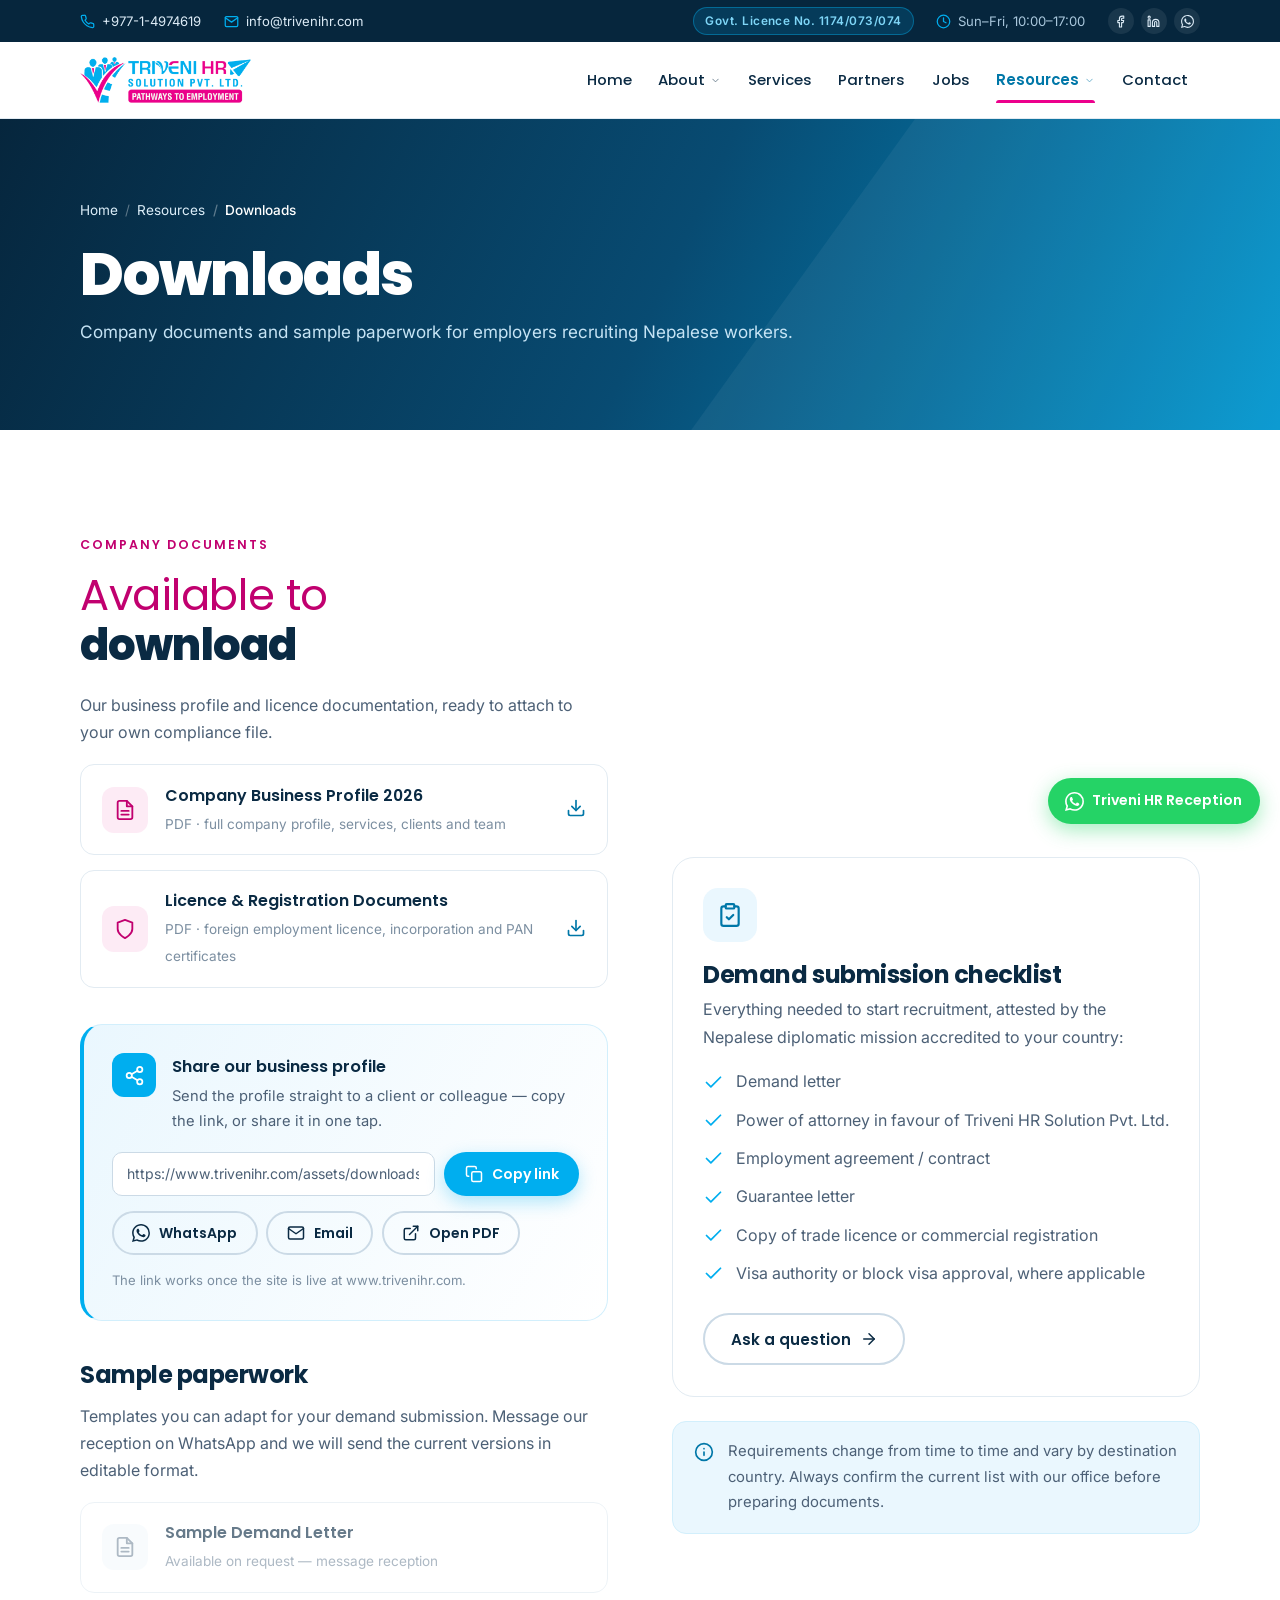
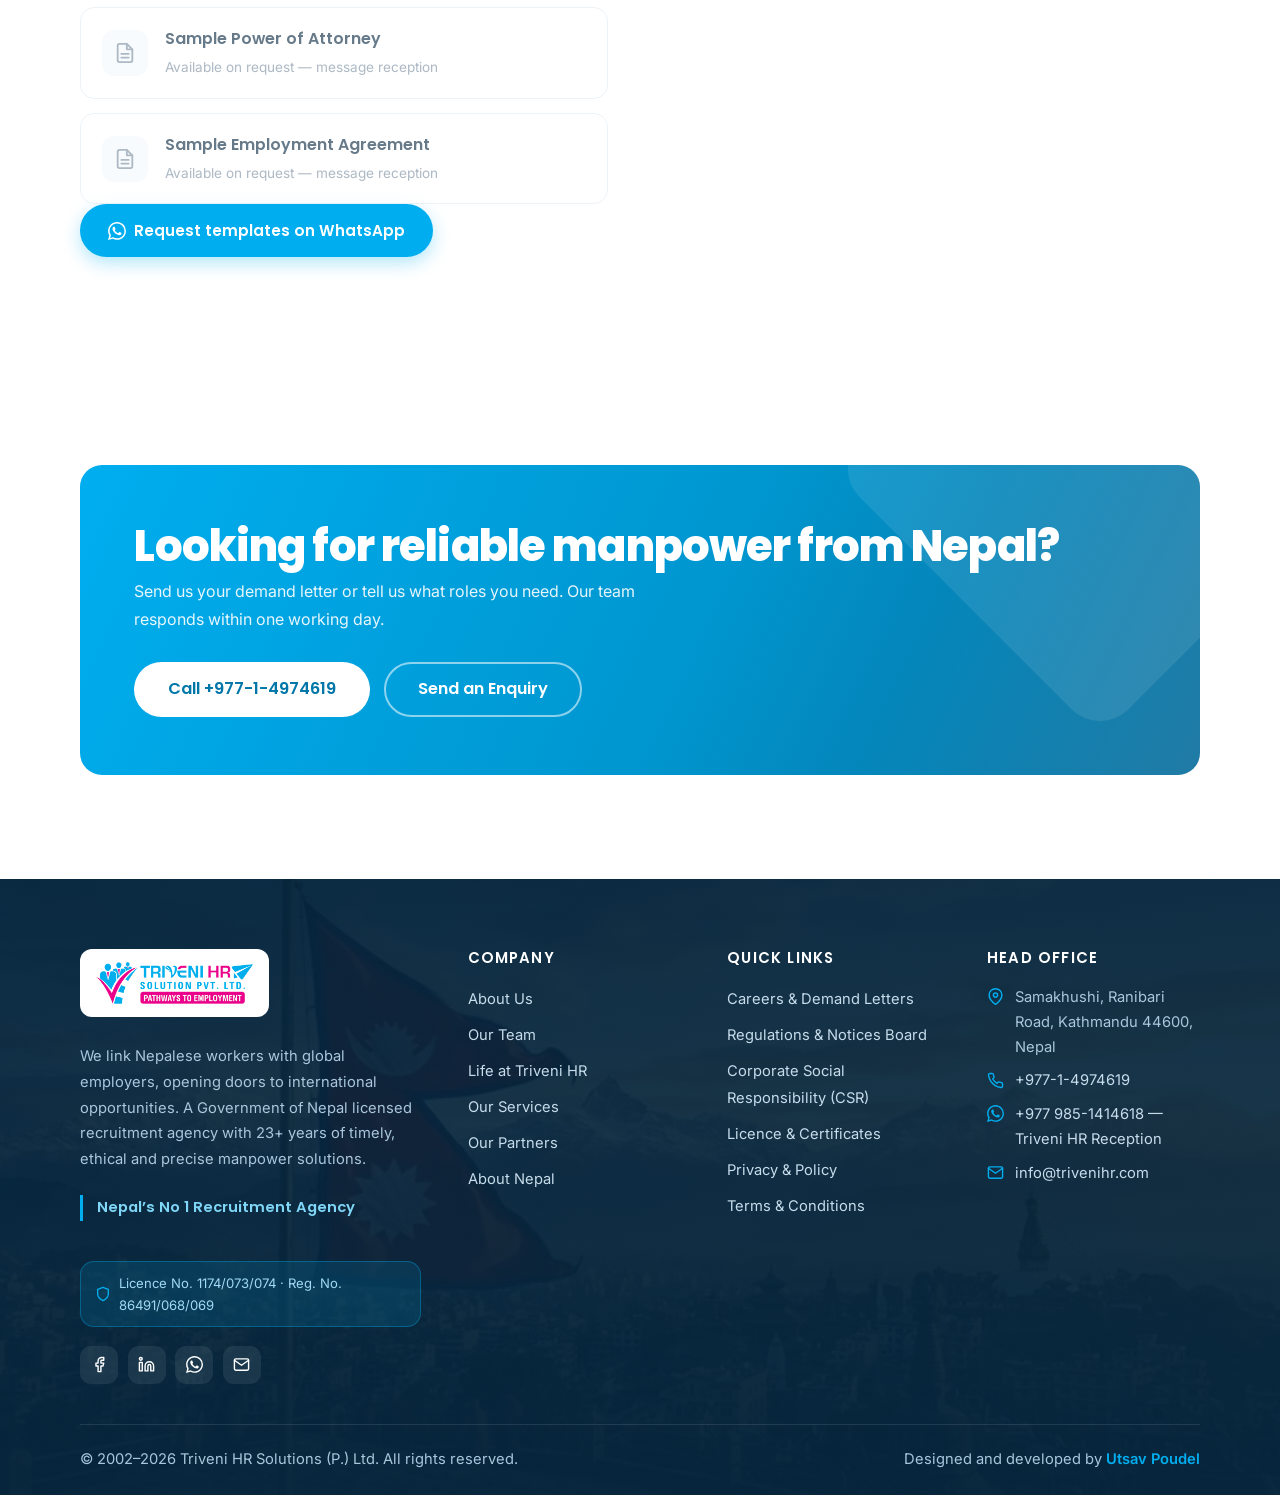
<file: downloads.html>
<!DOCTYPE html>
<html lang="en">
<head>
<meta charset="utf-8">
<meta name="viewport" content="width=device-width, initial-scale=1">
<title>Downloads &amp; Company Documents | Triveni HR Solution Nepal</title>
<meta name="description" content="Download the Triveni HR company business profile and licence documents, and see the checklist of paperwork required to start overseas recruitment from Nepal.">
<meta name="keywords" content="Triveni HR company profile download, sample demand letter Nepal, power of attorney manpower Nepal">
<link rel="canonical" href="https://www.trivenihr.com/downloads.html">
<meta name="robots" content="index, follow, max-image-preview:large, max-snippet:-1, max-video-preview:-1">
<meta name="theme-color" content="#00AEEF">
<meta name="author" content="Triveni HR Solution Pvt. Ltd.">

<meta name="geo.region" content="NP-BA">
<meta name="geo.placename" content="Kathmandu, Nepal">
<meta name="geo.position" content="27.7372;85.3147">
<meta name="ICBM" content="27.7372, 85.3147">

<meta property="og:type" content="website">
<meta property="og:site_name" content="Triveni HR Solution Pvt. Ltd.">
<meta property="og:locale" content="en_US">
<meta property="og:title" content="Downloads &amp; Company Documents | Triveni HR Solution Nepal">
<meta property="og:description" content="Download the Triveni HR company business profile and licence documents, and see the checklist of paperwork required to start overseas recruitment from Nepal.">
<meta property="og:url" content="https://www.trivenihr.com/downloads.html">
<meta property="og:image" content="https://www.trivenihr.com/assets/img/brand/og-image.png">
<meta property="og:image:width" content="1200">
<meta property="og:image:height" content="630">
<meta name="twitter:card" content="summary_large_image">
<meta name="twitter:title" content="Downloads &amp; Company Documents | Triveni HR Solution Nepal">
<meta name="twitter:description" content="Download the Triveni HR company business profile and licence documents, and see the checklist of paperwork required to start overseas recruitment from Nepal.">
<meta name="twitter:image" content="https://www.trivenihr.com/assets/img/brand/og-image.png">

<link rel="icon" type="image/png" href="assets/img/brand/favicon.png">
<link rel="apple-touch-icon" href="assets/img/brand/favicon.png">

<link rel="preconnect" href="https://fonts.googleapis.com">
<link rel="preconnect" href="https://fonts.gstatic.com" crossorigin>
<link rel="stylesheet" href="https://fonts.googleapis.com/css2?family=Inter:wght@400;500;600&family=Poppins:wght@300;400;500;600;700;800&display=swap">
<link rel="stylesheet" href="assets/css/style.css?v=4">

<script type="application/ld+json">
{
 "@context": "https://schema.org",
 "@graph": [
  {
   "@type": [
    "EmploymentAgency",
    "Organization"
   ],
   "@id": "https://www.trivenihr.com/#organization",
   "name": "Triveni HR Solution",
   "legalName": "Triveni HR Solution Pvt. Ltd.",
   "alternateName": [
    "Triveni HR",
    "Triveni H.R. Solution Pvt. Ltd.",
    "Triveni Manpower"
   ],
   "url": "https://www.trivenihr.com/",
   "logo": {
    "@type": "ImageObject",
    "url": "https://www.trivenihr.com/assets/img/brand/logo.png",
    "width": 600,
    "height": 161
   },
   "image": "https://www.trivenihr.com/assets/img/brand/og-image.png",
   "description": "Government of Nepal licensed manpower recruitment agency based in Kathmandu. Over 23 years supplying skilled, semi-skilled and professional Nepalese workers to employers in Qatar, Saudi Arabia, the UAE, Kuwait, Bahrain, Oman and Malaysia.",
   "foundingDate": "2002",
   "slogan": "Pathways to Employment",
   "email": "info@trivenihr.com",
   "telephone": "+977-1-4974619",
   "faxNumber": "+977-1-4974619",
   "address": {
    "@type": "PostalAddress",
    "streetAddress": "Samakhushi, Ranibari Road",
    "addressLocality": "Kathmandu",
    "addressRegion": "Bagmati Province",
    "postalCode": "44600",
    "addressCountry": "NP"
   },
   "geo": {
    "@type": "GeoCoordinates",
    "latitude": "27.7372",
    "longitude": "85.3147"
   },
   "hasMap": "https://maps.google.com/maps?q=Samakhushi,+Ranibari+Road,+Kathmandu,+Nepal",
   "openingHoursSpecification": [
    {
     "@type": "OpeningHoursSpecification",
     "dayOfWeek": [
      "Sunday",
      "Monday",
      "Tuesday",
      "Wednesday",
      "Thursday",
      "Friday"
     ],
     "opens": "10:00",
     "closes": "17:00"
    }
   ],
   "contactPoint": [
    {
     "@type": "ContactPoint",
     "telephone": "+977-1-4974619",
     "contactType": "customer service",
     "areaServed": [
      "NP",
      "Qatar",
      "Saudi Arabia",
      "United Arab Emirates",
      "Kuwait",
      "Bahrain",
      "Oman",
      "Malaysia"
     ],
     "availableLanguage": [
      "English",
      "Nepali",
      "Hindi"
     ]
    },
    {
     "@type": "ContactPoint",
     "telephone": "+977 985-1414618",
     "contactType": "reception",
     "availableLanguage": [
      "English",
      "Nepali",
      "Hindi"
     ]
    }
   ],
   "areaServed": [
    {
     "@type": "Country",
     "name": "Qatar"
    },
    {
     "@type": "Country",
     "name": "Saudi Arabia"
    },
    {
     "@type": "Country",
     "name": "United Arab Emirates"
    },
    {
     "@type": "Country",
     "name": "Kuwait"
    },
    {
     "@type": "Country",
     "name": "Bahrain"
    },
    {
     "@type": "Country",
     "name": "Oman"
    },
    {
     "@type": "Country",
     "name": "Malaysia"
    }
   ],
   "knowsAbout": [
    "Foreign employment recruitment",
    "Overseas manpower supply",
    "Nepalese workforce",
    "Gulf and GCC recruitment",
    "Labour permit processing",
    "Trade testing",
    "Pre-departure orientation training"
   ],
   "identifier": [
    {
     "@type": "PropertyValue",
     "name": "Foreign Employment Licence No.",
     "value": "1174/073/074"
    },
    {
     "@type": "PropertyValue",
     "name": "Company Registration No.",
     "value": "86491/068/069"
    },
    {
     "@type": "PropertyValue",
     "name": "PAN No.",
     "value": "600306838"
    }
   ],
   "numberOfEmployees": {
    "@type": "QuantitativeValue",
    "minValue": 50
   },
   "sameAs": [
    "https://www.facebook.com/profile.php?id=61566432877876",
    "https://www.linkedin.com/company/trivenihr/",
    "https://www.linkedin.com/company/trivenihrsolutions/"
   ]
  },
  {
   "@type": "WebSite",
   "@id": "https://www.trivenihr.com/#website",
   "url": "https://www.trivenihr.com/",
   "name": "Triveni HR Solution",
   "inLanguage": "en",
   "publisher": {
    "@id": "https://www.trivenihr.com/#organization"
   }
  },
  {
   "@type": "WebPage",
   "@id": "https://www.trivenihr.com/downloads.html#webpage",
   "url": "https://www.trivenihr.com/downloads.html",
   "name": "Downloads &amp; Company Documents | Triveni HR Solution Nepal",
   "description": "Download the Triveni HR company business profile and licence documents, and see the checklist of paperwork required to start overseas recruitment from Nepal.",
   "inLanguage": "en",
   "isPartOf": {
    "@id": "https://www.trivenihr.com/#website"
   },
   "about": {
    "@id": "https://www.trivenihr.com/#organization"
   }
  },
  {
   "@type": "BreadcrumbList",
   "@id": "https://www.trivenihr.com/downloads.html#breadcrumb",
   "itemListElement": [
    {
     "@type": "ListItem",
     "position": 1,
     "name": "Home",
     "item": "https://www.trivenihr.com/index.html"
    },
    {
     "@type": "ListItem",
     "position": 2,
     "name": "Resources",
     "item": "https://www.trivenihr.com/downloads.html"
    },
    {
     "@type": "ListItem",
     "position": 3,
     "name": "Downloads",
     "item": "https://www.trivenihr.com/downloads.html"
    }
   ]
  }
 ]
}
</script>
</head>
<body>
<a class="skip-link" href="#main">Skip to content</a>

  <!-- ============ TOP BAR ============ -->
  <div class="topbar">
    <div class="container topbar__inner">
      <ul class="topbar__list">
        <li><svg viewBox="0 0 24 24" fill="none" stroke="currentColor" stroke-width="2" stroke-linecap="round" stroke-linejoin="round" aria-hidden="true" focusable="false"><path d="M22 16.92v3a2 2 0 0 1-2.18 2 19.79 19.79 0 0 1-8.63-3.07 19.5 19.5 0 0 1-6-6 19.79 19.79 0 0 1-3.07-8.67A2 2 0 0 1 4.11 2h3a2 2 0 0 1 2 1.72 12.84 12.84 0 0 0 .7 2.81 2 2 0 0 1-.45 2.11L8.09 9.91a16 16 0 0 0 6 6l1.27-1.27a2 2 0 0 1 2.11-.45 12.84 12.84 0 0 0 2.81.7A2 2 0 0 1 22 16.92z"/></svg><a href="tel:+97714974619">+977-1-4974619</a></li>
        <li><svg viewBox="0 0 24 24" fill="none" stroke="currentColor" stroke-width="2" stroke-linecap="round" stroke-linejoin="round" aria-hidden="true" focusable="false"><path d="M4 4h16c1.1 0 2 .9 2 2v12c0 1.1-.9 2-2 2H4c-1.1 0-2-.9-2-2V6c0-1.1.9-2 2-2z"/><polyline points="22,6 12,13 2,6"/></svg><a href="mailto:info@trivenihr.com">info@trivenihr.com</a></li>
      </ul>
      <ul class="topbar__list topbar__list--secondary">
        <li><span class="topbar__badge">Govt. Licence No. 1174/073/074</span></li>
        <li><svg viewBox="0 0 24 24" fill="none" stroke="currentColor" stroke-width="2" stroke-linecap="round" stroke-linejoin="round" aria-hidden="true" focusable="false"><circle cx="12" cy="12" r="10"/><polyline points="12 6 12 12 16 14"/></svg><span>Sun&ndash;Fri, 10:00&ndash;17:00</span></li>
        <li class="topbar__social">
          <a href="https://www.facebook.com/profile.php?id=61566432877876" target="_blank" rel="noopener" aria-label="Triveni HR on Facebook"><svg viewBox="0 0 24 24" fill="none" stroke="currentColor" stroke-width="2" stroke-linecap="round" stroke-linejoin="round" aria-hidden="true" focusable="false"><path d="M18 2h-3a5 5 0 0 0-5 5v3H7v4h3v8h4v-8h3l1-4h-4V7a1 1 0 0 1 1-1h3z"/></svg></a>
          <a href="https://www.linkedin.com/company/trivenihr/" target="_blank" rel="noopener" aria-label="Triveni HR on LinkedIn"><svg viewBox="0 0 24 24" fill="none" stroke="currentColor" stroke-width="2" stroke-linecap="round" stroke-linejoin="round" aria-hidden="true" focusable="false"><path d="M16 8a6 6 0 0 1 6 6v7h-4v-7a2 2 0 0 0-2-2 2 2 0 0 0-2 2v7h-4v-7a6 6 0 0 1 6-6z"/><rect x="2" y="9" width="4" height="12"/><circle cx="4" cy="4" r="2"/></svg></a>
          <a href="https://wa.me/9779851414618" target="_blank" rel="noopener" aria-label="WhatsApp Triveni HR Reception"><svg viewBox="0 0 24 24" fill="currentColor" stroke="none" aria-hidden="true" focusable="false"><path d="M17.472 14.382c-.297-.149-1.758-.867-2.03-.967-.273-.099-.471-.148-.67.15-.197.297-.767.966-.94 1.164-.173.199-.347.223-.644.075-.297-.15-1.255-.463-2.39-1.475-.883-.788-1.48-1.761-1.653-2.059-.173-.297-.018-.458.13-.606.134-.133.298-.347.446-.52.149-.174.198-.298.298-.497.099-.198.05-.371-.025-.52-.075-.149-.669-1.612-.916-2.207-.242-.579-.487-.5-.669-.51a12.8 12.8 0 0 0-.57-.01c-.198 0-.52.074-.792.372-.272.297-1.04 1.016-1.04 2.479 0 1.462 1.065 2.875 1.213 3.074.149.198 2.096 3.2 5.077 4.487.709.306 1.262.489 1.694.625.712.227 1.36.195 1.871.118.571-.085 1.758-.719 2.006-1.413.248-.694.248-1.289.173-1.413-.074-.124-.272-.198-.57-.347m-5.421 7.403h-.004a9.87 9.87 0 0 1-5.031-1.378l-.361-.214-3.741.982.998-3.648-.235-.374a9.86 9.86 0 0 1-1.51-5.26c.001-5.45 4.436-9.884 9.888-9.884a9.82 9.82 0 0 1 6.988 2.896 9.825 9.825 0 0 1 2.893 6.994c-.003 5.45-4.437 9.885-9.885 9.885M20.52 3.449C18.24 1.245 15.24 0 12.045 0 5.463 0 .104 5.359.101 11.945c0 2.096.549 4.142 1.595 5.945L0 24l6.305-1.654a11.882 11.882 0 0 0 5.683 1.448h.005c6.582 0 11.94-5.359 11.943-11.945a11.86 11.86 0 0 0-3.416-8.4"/></svg></a>
        </li>
      </ul>
    </div>
  </div>

  <!-- ============ HEADER ============ -->
  <header class="header">
    <div class="container header__inner">
      <a class="brand" href="index.html" aria-label="Triveni HR Solution Pvt. Ltd. &mdash; home">
        <img src="assets/img/brand/logo.png" alt="Triveni HR Solution Pvt. Ltd. — Pathways to Employment" width="600" height="161">
      </a>

      <nav class="nav" id="site-nav" aria-label="Main">
        <ul class="nav__list">
            <li><a class="nav__link" href="index.html">Home</a></li>
            <li class="nav__item--has-menu"><a class="nav__link" href="about.html">About<svg class="nav__caret" viewBox="0 0 24 24" fill="none" stroke="currentColor" stroke-width="2" stroke-linecap="round" stroke-linejoin="round" aria-hidden="true" focusable="false"><polyline points="6 9 12 15 18 9"/></svg></a><ul class="nav__menu"><li><a href="about.html">Company Overview</a></li><li><a href="team.html">Our Team</a></li><li><a href="life.html">Life at Triveni HR</a></li><li><a href="life.html#csr">Corporate Social Responsibility</a></li><li><a href="licence.html">Licence &amp; Certificates</a></li></ul></li>
            <li><a class="nav__link" href="services.html">Services</a></li>
            <li><a class="nav__link" href="clients.html">Partners</a></li>
            <li><a class="nav__link" href="jobs.html">Jobs</a></li>
            <li class="nav__item--has-menu"><a class="nav__link" href="downloads.html" aria-current="page">Resources<svg class="nav__caret" viewBox="0 0 24 24" fill="none" stroke="currentColor" stroke-width="2" stroke-linecap="round" stroke-linejoin="round" aria-hidden="true" focusable="false"><polyline points="6 9 12 15 18 9"/></svg></a><ul class="nav__menu"><li><a href="downloads.html">Downloads</a></li><li><a href="nepal.html">About Nepal</a></li></ul></li>
            <li><a class="nav__link" href="contact.html">Contact</a></li>
        </ul>
        <div class="nav__mobile-cta">
          <a class="btn btn--outline" href="https://wa.me/9779851414618" target="_blank" rel="noopener"><svg viewBox="0 0 24 24" fill="currentColor" stroke="none" aria-hidden="true" focusable="false"><path d="M17.472 14.382c-.297-.149-1.758-.867-2.03-.967-.273-.099-.471-.148-.67.15-.197.297-.767.966-.94 1.164-.173.199-.347.223-.644.075-.297-.15-1.255-.463-2.39-1.475-.883-.788-1.48-1.761-1.653-2.059-.173-.297-.018-.458.13-.606.134-.133.298-.347.446-.52.149-.174.198-.298.298-.497.099-.198.05-.371-.025-.52-.075-.149-.669-1.612-.916-2.207-.242-.579-.487-.5-.669-.51a12.8 12.8 0 0 0-.57-.01c-.198 0-.52.074-.792.372-.272.297-1.04 1.016-1.04 2.479 0 1.462 1.065 2.875 1.213 3.074.149.198 2.096 3.2 5.077 4.487.709.306 1.262.489 1.694.625.712.227 1.36.195 1.871.118.571-.085 1.758-.719 2.006-1.413.248-.694.248-1.289.173-1.413-.074-.124-.272-.198-.57-.347m-5.421 7.403h-.004a9.87 9.87 0 0 1-5.031-1.378l-.361-.214-3.741.982.998-3.648-.235-.374a9.86 9.86 0 0 1-1.51-5.26c.001-5.45 4.436-9.884 9.888-9.884a9.82 9.82 0 0 1 6.988 2.896 9.825 9.825 0 0 1 2.893 6.994c-.003 5.45-4.437 9.885-9.885 9.885M20.52 3.449C18.24 1.245 15.24 0 12.045 0 5.463 0 .104 5.359.101 11.945c0 2.096.549 4.142 1.595 5.945L0 24l6.305-1.654a11.882 11.882 0 0 0 5.683 1.448h.005c6.582 0 11.94-5.359 11.943-11.945a11.86 11.86 0 0 0-3.416-8.4"/></svg>Triveni HR Reception</a>
        </div>
      </nav>

      <button class="nav-toggle" type="button" aria-expanded="false" aria-controls="site-nav" aria-label="Toggle navigation menu">
        <span></span>
      </button>
    </div>
  </header>

  <main id="main">
    <section class="page-hero">
      <div class="container">
        <ul class="breadcrumb"><li><a href="index.html">Home</a></li><li><a href="downloads.html">Resources</a></li><li aria-current="page">Downloads</li></ul>
        <h1>Downloads</h1>
        <p>Company documents and sample paperwork for employers recruiting Nepalese workers.</p>
      </div>
    </section>

    <section class="section">
      <div class="container">
        <div class="split">
          <div class="reveal">
            <span class="eyebrow">Company documents</span>
            <h2 class="dual"><span>Available to</span><strong>download</strong></h2>
            <p>Our business profile and licence documentation, ready to attach to your own compliance file.</p>
            <ul class="download-list">
              <li>
                <a class="download" href="assets/downloads/triveni-hr-business-profile.pdf" download>
                  <span class="download__icon"><svg viewBox="0 0 24 24" fill="none" stroke="currentColor" stroke-width="2" stroke-linecap="round" stroke-linejoin="round" aria-hidden="true" focusable="false"><path d="M14 2H6a2 2 0 0 0-2 2v16a2 2 0 0 0 2 2h12a2 2 0 0 0 2-2V8z"/><polyline points="14 2 14 8 20 8"/><line x1="16" y1="13" x2="8" y2="13"/><line x1="16" y1="17" x2="8" y2="17"/></svg></span>
                  <span class="download__text"><strong>Company Business Profile 2026</strong><span>PDF &middot; full company profile, services, clients and team</span></span>
                  <span class="download__go"><svg viewBox="0 0 24 24" fill="none" stroke="currentColor" stroke-width="2" stroke-linecap="round" stroke-linejoin="round" aria-hidden="true" focusable="false"><path d="M21 15v4a2 2 0 0 1-2 2H5a2 2 0 0 1-2-2v-4"/><polyline points="7 10 12 15 17 10"/><line x1="12" y1="15" x2="12" y2="3"/></svg></span>
                </a>
              </li>
              <li>
                <a class="download" href="assets/downloads/triveni-hr-licence-documents.pdf" download>
                  <span class="download__icon"><svg viewBox="0 0 24 24" fill="none" stroke="currentColor" stroke-width="2" stroke-linecap="round" stroke-linejoin="round" aria-hidden="true" focusable="false"><path d="M12 22s8-4 8-10V5l-8-3-8 3v7c0 6 8 10 8 10z"/></svg></span>
                  <span class="download__text"><strong>Licence &amp; Registration Documents</strong><span>PDF &middot; foreign employment licence, incorporation and PAN certificates</span></span>
                  <span class="download__go"><svg viewBox="0 0 24 24" fill="none" stroke="currentColor" stroke-width="2" stroke-linecap="round" stroke-linejoin="round" aria-hidden="true" focusable="false"><path d="M21 15v4a2 2 0 0 1-2 2H5a2 2 0 0 1-2-2v-4"/><polyline points="7 10 12 15 17 10"/><line x1="12" y1="15" x2="12" y2="3"/></svg></span>
                </a>
              </li>
            </ul>

            <!-- ============ SHARE THE BUSINESS PROFILE ============ -->
            <div class="sharebox">
              <div class="sharebox__head">
                <span class="sharebox__icon"><svg viewBox="0 0 24 24" fill="none" stroke="currentColor" stroke-width="2" stroke-linecap="round" stroke-linejoin="round" aria-hidden="true" focusable="false"><circle cx="18" cy="5" r="3"/><circle cx="6" cy="12" r="3"/><circle cx="18" cy="19" r="3"/><line x1="8.59" y1="13.51" x2="15.42" y2="17.49"/><line x1="15.41" y1="6.51" x2="8.59" y2="10.49"/></svg></span>
                <div>
                  <strong>Share our business profile</strong>
                  <p>Send the profile straight to a client or colleague &mdash; copy the link, or share it in
                     one tap.</p>
                </div>
              </div>

              <div class="sharebox__link">
                <input id="profile-link" type="text" readonly
                       value="https://www.trivenihr.com/assets/downloads/triveni-hr-business-profile.pdf"
                       aria-label="Direct link to the Triveni HR business profile PDF">
                <button class="btn btn--primary btn--sm" type="button"
                        data-copy="#profile-link" data-copied="Link copied">
                  <svg viewBox="0 0 24 24" fill="none" stroke="currentColor" stroke-width="2" stroke-linecap="round" stroke-linejoin="round" aria-hidden="true" focusable="false"><rect x="9" y="9" width="13" height="13" rx="2" ry="2"/><path d="M5 15H4a2 2 0 0 1-2-2V4a2 2 0 0 1 2-2h9a2 2 0 0 1 2 2v1"/></svg>Copy link
                </button>
              </div>

              <div class="sharebox__actions">
                <a class="btn btn--outline btn--sm"
                   href="https://wa.me/?text=Triveni%20HR%20Solution%20Pvt.%20Ltd.%20%E2%80%94%20company%20business%20profile%3A%20https%3A%2F%2Fwww.trivenihr.com%2Fassets%2Fdownloads%2Ftriveni-hr-business-profile.pdf"
                   target="_blank" rel="noopener">
                  <svg viewBox="0 0 24 24" fill="currentColor" stroke="none" aria-hidden="true" focusable="false"><path d="M17.472 14.382c-.297-.149-1.758-.867-2.03-.967-.273-.099-.471-.148-.67.15-.197.297-.767.966-.94 1.164-.173.199-.347.223-.644.075-.297-.15-1.255-.463-2.39-1.475-.883-.788-1.48-1.761-1.653-2.059-.173-.297-.018-.458.13-.606.134-.133.298-.347.446-.52.149-.174.198-.298.298-.497.099-.198.05-.371-.025-.52-.075-.149-.669-1.612-.916-2.207-.242-.579-.487-.5-.669-.51a12.8 12.8 0 0 0-.57-.01c-.198 0-.52.074-.792.372-.272.297-1.04 1.016-1.04 2.479 0 1.462 1.065 2.875 1.213 3.074.149.198 2.096 3.2 5.077 4.487.709.306 1.262.489 1.694.625.712.227 1.36.195 1.871.118.571-.085 1.758-.719 2.006-1.413.248-.694.248-1.289.173-1.413-.074-.124-.272-.198-.57-.347m-5.421 7.403h-.004a9.87 9.87 0 0 1-5.031-1.378l-.361-.214-3.741.982.998-3.648-.235-.374a9.86 9.86 0 0 1-1.51-5.26c.001-5.45 4.436-9.884 9.888-9.884a9.82 9.82 0 0 1 6.988 2.896 9.825 9.825 0 0 1 2.893 6.994c-.003 5.45-4.437 9.885-9.885 9.885M20.52 3.449C18.24 1.245 15.24 0 12.045 0 5.463 0 .104 5.359.101 11.945c0 2.096.549 4.142 1.595 5.945L0 24l6.305-1.654a11.882 11.882 0 0 0 5.683 1.448h.005c6.582 0 11.94-5.359 11.943-11.945a11.86 11.86 0 0 0-3.416-8.4"/></svg>WhatsApp
                </a>
                <a class="btn btn--outline btn--sm"
                   href="mailto:?subject=Triveni%20HR%20Solution%20%E2%80%94%20Company%20Business%20Profile&amp;body=Here%20is%20the%20company%20business%20profile%20for%20Triveni%20HR%20Solution%20Pvt.%20Ltd.%2C%20a%20Government%20of%20Nepal%20licensed%20recruitment%20agency%3A%0A%0Ahttps%3A%2F%2Fwww.trivenihr.com%2Fassets%2Fdownloads%2Ftriveni-hr-business-profile.pdf%0A%0Awww.trivenihr.com">
                  <svg viewBox="0 0 24 24" fill="none" stroke="currentColor" stroke-width="2" stroke-linecap="round" stroke-linejoin="round" aria-hidden="true" focusable="false"><path d="M4 4h16c1.1 0 2 .9 2 2v12c0 1.1-.9 2-2 2H4c-1.1 0-2-.9-2-2V6c0-1.1.9-2 2-2z"/><polyline points="22,6 12,13 2,6"/></svg>Email
                </a>
                <a class="btn btn--outline btn--sm" href="assets/downloads/triveni-hr-business-profile.pdf" target="_blank" rel="noopener">
                  <svg viewBox="0 0 24 24" fill="none" stroke="currentColor" stroke-width="2" stroke-linecap="round" stroke-linejoin="round" aria-hidden="true" focusable="false"><path d="M18 13v6a2 2 0 0 1-2 2H5a2 2 0 0 1-2-2V8a2 2 0 0 1 2-2h6"/><polyline points="15 3 21 3 21 9"/><line x1="10" y1="14" x2="21" y2="3"/></svg>Open PDF
                </a>
              </div>
              <p class="sharebox__note">The link works once the site is live at www.trivenihr.com.</p>
            </div>

            <h3 style="margin-top:2.5rem">Sample paperwork</h3>
            <p>Templates you can adapt for your demand submission. Message our reception on WhatsApp and we
               will send the current versions in editable format.</p>
            <!-- When you have these files, drop them into assets/downloads/ and change
                 class="download download--pending" to class="download", then set the href. -->
            <ul class="download-list">
              <li>
                <span class="download download--pending">
                  <span class="download__icon"><svg viewBox="0 0 24 24" fill="none" stroke="currentColor" stroke-width="2" stroke-linecap="round" stroke-linejoin="round" aria-hidden="true" focusable="false"><path d="M14 2H6a2 2 0 0 0-2 2v16a2 2 0 0 0 2 2h12a2 2 0 0 0 2-2V8z"/><polyline points="14 2 14 8 20 8"/><line x1="16" y1="13" x2="8" y2="13"/><line x1="16" y1="17" x2="8" y2="17"/></svg></span>
                  <span class="download__text"><strong>Sample Demand Letter</strong><span>Available on request &mdash; message reception</span></span>
                </span>
              </li>
              <li>
                <span class="download download--pending">
                  <span class="download__icon"><svg viewBox="0 0 24 24" fill="none" stroke="currentColor" stroke-width="2" stroke-linecap="round" stroke-linejoin="round" aria-hidden="true" focusable="false"><path d="M14 2H6a2 2 0 0 0-2 2v16a2 2 0 0 0 2 2h12a2 2 0 0 0 2-2V8z"/><polyline points="14 2 14 8 20 8"/><line x1="16" y1="13" x2="8" y2="13"/><line x1="16" y1="17" x2="8" y2="17"/></svg></span>
                  <span class="download__text"><strong>Sample Power of Attorney</strong><span>Available on request &mdash; message reception</span></span>
                </span>
              </li>
              <li>
                <span class="download download--pending">
                  <span class="download__icon"><svg viewBox="0 0 24 24" fill="none" stroke="currentColor" stroke-width="2" stroke-linecap="round" stroke-linejoin="round" aria-hidden="true" focusable="false"><path d="M14 2H6a2 2 0 0 0-2 2v16a2 2 0 0 0 2 2h12a2 2 0 0 0 2-2V8z"/><polyline points="14 2 14 8 20 8"/><line x1="16" y1="13" x2="8" y2="13"/><line x1="16" y1="17" x2="8" y2="17"/></svg></span>
                  <span class="download__text"><strong>Sample Employment Agreement</strong><span>Available on request &mdash; message reception</span></span>
                </span>
              </li>
            </ul>
            <a class="btn btn--primary" href="https://wa.me/9779851414618" target="_blank" rel="noopener"><svg viewBox="0 0 24 24" fill="currentColor" stroke="none" aria-hidden="true" focusable="false"><path d="M17.472 14.382c-.297-.149-1.758-.867-2.03-.967-.273-.099-.471-.148-.67.15-.197.297-.767.966-.94 1.164-.173.199-.347.223-.644.075-.297-.15-1.255-.463-2.39-1.475-.883-.788-1.48-1.761-1.653-2.059-.173-.297-.018-.458.13-.606.134-.133.298-.347.446-.52.149-.174.198-.298.298-.497.099-.198.05-.371-.025-.52-.075-.149-.669-1.612-.916-2.207-.242-.579-.487-.5-.669-.51a12.8 12.8 0 0 0-.57-.01c-.198 0-.52.074-.792.372-.272.297-1.04 1.016-1.04 2.479 0 1.462 1.065 2.875 1.213 3.074.149.198 2.096 3.2 5.077 4.487.709.306 1.262.489 1.694.625.712.227 1.36.195 1.871.118.571-.085 1.758-.719 2.006-1.413.248-.694.248-1.289.173-1.413-.074-.124-.272-.198-.57-.347m-5.421 7.403h-.004a9.87 9.87 0 0 1-5.031-1.378l-.361-.214-3.741.982.998-3.648-.235-.374a9.86 9.86 0 0 1-1.51-5.26c.001-5.45 4.436-9.884 9.888-9.884a9.82 9.82 0 0 1 6.988 2.896 9.825 9.825 0 0 1 2.893 6.994c-.003 5.45-4.437 9.885-9.885 9.885M20.52 3.449C18.24 1.245 15.24 0 12.045 0 5.463 0 .104 5.359.101 11.945c0 2.096.549 4.142 1.595 5.945L0 24l6.305-1.654a11.882 11.882 0 0 0 5.683 1.448h.005c6.582 0 11.94-5.359 11.943-11.945a11.86 11.86 0 0 0-3.416-8.4"/></svg>Request templates on WhatsApp</a>
          </div>

          <div class="reveal reveal-d1">
            <div class="card">
              <div class="card__icon"><svg viewBox="0 0 24 24" fill="none" stroke="currentColor" stroke-width="2" stroke-linecap="round" stroke-linejoin="round" aria-hidden="true" focusable="false"><path d="M16 4h2a2 2 0 0 1 2 2v14a2 2 0 0 1-2 2H6a2 2 0 0 1-2-2V6a2 2 0 0 1 2-2h2"/><rect x="8" y="2" width="8" height="4" rx="1" ry="1"/><polyline points="9 14 11 16 15 12"/></svg></div>
              <h3>Demand submission checklist</h3>
              <p>Everything needed to start recruitment, attested by the Nepalese diplomatic mission
                 accredited to your country:</p>
              <ul class="checklist">
                <li><svg viewBox="0 0 24 24" fill="none" stroke="currentColor" stroke-width="2" stroke-linecap="round" stroke-linejoin="round" aria-hidden="true" focusable="false"><polyline points="20 6 9 17 4 12"/></svg><span>Demand letter</span></li>
                <li><svg viewBox="0 0 24 24" fill="none" stroke="currentColor" stroke-width="2" stroke-linecap="round" stroke-linejoin="round" aria-hidden="true" focusable="false"><polyline points="20 6 9 17 4 12"/></svg><span>Power of attorney in favour of Triveni HR Solution Pvt. Ltd.</span></li>
                <li><svg viewBox="0 0 24 24" fill="none" stroke="currentColor" stroke-width="2" stroke-linecap="round" stroke-linejoin="round" aria-hidden="true" focusable="false"><polyline points="20 6 9 17 4 12"/></svg><span>Employment agreement / contract</span></li>
                <li><svg viewBox="0 0 24 24" fill="none" stroke="currentColor" stroke-width="2" stroke-linecap="round" stroke-linejoin="round" aria-hidden="true" focusable="false"><polyline points="20 6 9 17 4 12"/></svg><span>Guarantee letter</span></li>
                <li><svg viewBox="0 0 24 24" fill="none" stroke="currentColor" stroke-width="2" stroke-linecap="round" stroke-linejoin="round" aria-hidden="true" focusable="false"><polyline points="20 6 9 17 4 12"/></svg><span>Copy of trade licence or commercial registration</span></li>
                <li><svg viewBox="0 0 24 24" fill="none" stroke="currentColor" stroke-width="2" stroke-linecap="round" stroke-linejoin="round" aria-hidden="true" focusable="false"><polyline points="20 6 9 17 4 12"/></svg><span>Visa authority or block visa approval, where applicable</span></li>
              </ul>
              <a class="btn btn--outline" href="contact.html">Ask a question <svg viewBox="0 0 24 24" fill="none" stroke="currentColor" stroke-width="2" stroke-linecap="round" stroke-linejoin="round" aria-hidden="true" focusable="false"><line x1="5" y1="12" x2="19" y2="12"/><polyline points="12 5 19 12 12 19"/></svg></a>
            </div>

            <div class="notice" style="margin-top:1.5rem">
              <svg viewBox="0 0 24 24" fill="none" stroke="currentColor" stroke-width="2" stroke-linecap="round" stroke-linejoin="round" aria-hidden="true" focusable="false"><circle cx="12" cy="12" r="10"/><line x1="12" y1="16" x2="12" y2="12"/><line x1="12" y1="8" x2="12.01" y2="8"/></svg>
              <p>Requirements change from time to time and vary by destination country. Always confirm the
                 current list with our office before preparing documents.</p>
            </div>
          </div>
        </div>
      </div>
    </section>

    <section class="section">
      <div class="container">
        <div class="cta reveal">
          <div class="cta__inner">
            <div>
              <h2>Looking for reliable manpower from Nepal?</h2>
              <p>Send us your demand letter or tell us what roles you need. Our team responds within one working day.</p>
            </div>
            <div class="btn-row">
              <a class="btn btn--white btn--lg" href="tel:+97714974619">Call +977-1-4974619</a>
              <a class="btn btn--ghost-white btn--lg" href="contact.html">Send an Enquiry</a>
            </div>
          </div>
        </div>
      </div>
    </section>

  </main>

  <!-- ============ FOOTER ============ -->
  <footer class="footer">
    <img class="footer__bg" src="assets/img/nepal/valley-flag.jpg" alt="" aria-hidden="true" width="645" height="360" loading="lazy">
    <div class="container">
      <div class="footer__grid">
        <div class="footer__brandcol">
          <div class="footer__logo">
            <img src="assets/img/brand/logo.png" alt="Triveni HR Solution Pvt. Ltd." width="600" height="161">
          </div>
          <p>We link Nepalese workers with global employers, opening doors to international
             opportunities. A Government of Nepal licensed recruitment agency with 23+ years of
             timely, ethical and precise manpower solutions.</p>
          <p class="footer__promise">Nepal&rsquo;s No 1 Recruitment Agency</p>
          <div class="footer__licence">
            <svg viewBox="0 0 24 24" fill="none" stroke="currentColor" stroke-width="2" stroke-linecap="round" stroke-linejoin="round" aria-hidden="true" focusable="false"><path d="M12 22s8-4 8-10V5l-8-3-8 3v7c0 6 8 10 8 10z"/></svg><span>Licence No. 1174/073/074 &middot; Reg. No. 86491/068/069</span>
          </div>
          <div class="footer__social">
            <a href="https://www.facebook.com/profile.php?id=61566432877876" target="_blank" rel="noopener" aria-label="Facebook"><svg viewBox="0 0 24 24" fill="none" stroke="currentColor" stroke-width="2" stroke-linecap="round" stroke-linejoin="round" aria-hidden="true" focusable="false"><path d="M18 2h-3a5 5 0 0 0-5 5v3H7v4h3v8h4v-8h3l1-4h-4V7a1 1 0 0 1 1-1h3z"/></svg></a>
            <a href="https://www.linkedin.com/company/trivenihr/" target="_blank" rel="noopener" aria-label="LinkedIn"><svg viewBox="0 0 24 24" fill="none" stroke="currentColor" stroke-width="2" stroke-linecap="round" stroke-linejoin="round" aria-hidden="true" focusable="false"><path d="M16 8a6 6 0 0 1 6 6v7h-4v-7a2 2 0 0 0-2-2 2 2 0 0 0-2 2v7h-4v-7a6 6 0 0 1 6-6z"/><rect x="2" y="9" width="4" height="12"/><circle cx="4" cy="4" r="2"/></svg></a>
            <a href="https://wa.me/9779851414618" target="_blank" rel="noopener" aria-label="WhatsApp Triveni HR Reception"><svg viewBox="0 0 24 24" fill="currentColor" stroke="none" aria-hidden="true" focusable="false"><path d="M17.472 14.382c-.297-.149-1.758-.867-2.03-.967-.273-.099-.471-.148-.67.15-.197.297-.767.966-.94 1.164-.173.199-.347.223-.644.075-.297-.15-1.255-.463-2.39-1.475-.883-.788-1.48-1.761-1.653-2.059-.173-.297-.018-.458.13-.606.134-.133.298-.347.446-.52.149-.174.198-.298.298-.497.099-.198.05-.371-.025-.52-.075-.149-.669-1.612-.916-2.207-.242-.579-.487-.5-.669-.51a12.8 12.8 0 0 0-.57-.01c-.198 0-.52.074-.792.372-.272.297-1.04 1.016-1.04 2.479 0 1.462 1.065 2.875 1.213 3.074.149.198 2.096 3.2 5.077 4.487.709.306 1.262.489 1.694.625.712.227 1.36.195 1.871.118.571-.085 1.758-.719 2.006-1.413.248-.694.248-1.289.173-1.413-.074-.124-.272-.198-.57-.347m-5.421 7.403h-.004a9.87 9.87 0 0 1-5.031-1.378l-.361-.214-3.741.982.998-3.648-.235-.374a9.86 9.86 0 0 1-1.51-5.26c.001-5.45 4.436-9.884 9.888-9.884a9.82 9.82 0 0 1 6.988 2.896 9.825 9.825 0 0 1 2.893 6.994c-.003 5.45-4.437 9.885-9.885 9.885M20.52 3.449C18.24 1.245 15.24 0 12.045 0 5.463 0 .104 5.359.101 11.945c0 2.096.549 4.142 1.595 5.945L0 24l6.305-1.654a11.882 11.882 0 0 0 5.683 1.448h.005c6.582 0 11.94-5.359 11.943-11.945a11.86 11.86 0 0 0-3.416-8.4"/></svg></a>
            <a href="mailto:info@trivenihr.com" aria-label="Email us"><svg viewBox="0 0 24 24" fill="none" stroke="currentColor" stroke-width="2" stroke-linecap="round" stroke-linejoin="round" aria-hidden="true" focusable="false"><path d="M4 4h16c1.1 0 2 .9 2 2v12c0 1.1-.9 2-2 2H4c-1.1 0-2-.9-2-2V6c0-1.1.9-2 2-2z"/><polyline points="22,6 12,13 2,6"/></svg></a>
          </div>
        </div>

        <div>
          <h2>Company</h2>
          <ul>
            <li><a href="about.html">About Us</a></li>
            <li><a href="team.html">Our Team</a></li>
            <li><a href="life.html">Life at Triveni HR</a></li>
            <li><a href="services.html">Our Services</a></li>
            <li><a href="clients.html">Our Partners</a></li>
            <li><a href="nepal.html">About Nepal</a></li>
          </ul>
        </div>

        <div>
          <h2>Quick Links</h2>
          <ul>
            <li><a href="jobs.html">Careers &amp; Demand Letters</a></li>
            <li><a href="notices.html">Regulations &amp; Notices Board</a></li>
            <li><a href="life.html#csr">Corporate Social Responsibility (CSR)</a></li>
            <li><a href="licence.html">Licence &amp; Certificates</a></li>
            <li><a href="privacy.html">Privacy &amp; Policy</a></li>
            <li><a href="terms.html">Terms &amp; Conditions</a></li>
          </ul>
        </div>

        <div>
          <h2>Head Office</h2>
          <ul class="footer__contact">
            <li><svg viewBox="0 0 24 24" fill="none" stroke="currentColor" stroke-width="2" stroke-linecap="round" stroke-linejoin="round" aria-hidden="true" focusable="false"><path d="M21 10c0 7-9 13-9 13s-9-6-9-13a9 9 0 0 1 18 0z"/><circle cx="12" cy="10" r="3"/></svg><span>Samakhushi, Ranibari Road, Kathmandu 44600, Nepal</span></li>
            <li><svg viewBox="0 0 24 24" fill="none" stroke="currentColor" stroke-width="2" stroke-linecap="round" stroke-linejoin="round" aria-hidden="true" focusable="false"><path d="M22 16.92v3a2 2 0 0 1-2.18 2 19.79 19.79 0 0 1-8.63-3.07 19.5 19.5 0 0 1-6-6 19.79 19.79 0 0 1-3.07-8.67A2 2 0 0 1 4.11 2h3a2 2 0 0 1 2 1.72 12.84 12.84 0 0 0 .7 2.81 2 2 0 0 1-.45 2.11L8.09 9.91a16 16 0 0 0 6 6l1.27-1.27a2 2 0 0 1 2.11-.45 12.84 12.84 0 0 0 2.81.7A2 2 0 0 1 22 16.92z"/></svg><a href="tel:+97714974619">+977-1-4974619</a></li>
            <li><svg viewBox="0 0 24 24" fill="currentColor" stroke="none" aria-hidden="true" focusable="false"><path d="M17.472 14.382c-.297-.149-1.758-.867-2.03-.967-.273-.099-.471-.148-.67.15-.197.297-.767.966-.94 1.164-.173.199-.347.223-.644.075-.297-.15-1.255-.463-2.39-1.475-.883-.788-1.48-1.761-1.653-2.059-.173-.297-.018-.458.13-.606.134-.133.298-.347.446-.52.149-.174.198-.298.298-.497.099-.198.05-.371-.025-.52-.075-.149-.669-1.612-.916-2.207-.242-.579-.487-.5-.669-.51a12.8 12.8 0 0 0-.57-.01c-.198 0-.52.074-.792.372-.272.297-1.04 1.016-1.04 2.479 0 1.462 1.065 2.875 1.213 3.074.149.198 2.096 3.2 5.077 4.487.709.306 1.262.489 1.694.625.712.227 1.36.195 1.871.118.571-.085 1.758-.719 2.006-1.413.248-.694.248-1.289.173-1.413-.074-.124-.272-.198-.57-.347m-5.421 7.403h-.004a9.87 9.87 0 0 1-5.031-1.378l-.361-.214-3.741.982.998-3.648-.235-.374a9.86 9.86 0 0 1-1.51-5.26c.001-5.45 4.436-9.884 9.888-9.884a9.82 9.82 0 0 1 6.988 2.896 9.825 9.825 0 0 1 2.893 6.994c-.003 5.45-4.437 9.885-9.885 9.885M20.52 3.449C18.24 1.245 15.24 0 12.045 0 5.463 0 .104 5.359.101 11.945c0 2.096.549 4.142 1.595 5.945L0 24l6.305-1.654a11.882 11.882 0 0 0 5.683 1.448h.005c6.582 0 11.94-5.359 11.943-11.945a11.86 11.86 0 0 0-3.416-8.4"/></svg><a href="https://wa.me/9779851414618" target="_blank" rel="noopener">+977 985-1414618 &mdash; Triveni HR Reception</a></li>
            <li><svg viewBox="0 0 24 24" fill="none" stroke="currentColor" stroke-width="2" stroke-linecap="round" stroke-linejoin="round" aria-hidden="true" focusable="false"><path d="M4 4h16c1.1 0 2 .9 2 2v12c0 1.1-.9 2-2 2H4c-1.1 0-2-.9-2-2V6c0-1.1.9-2 2-2z"/><polyline points="22,6 12,13 2,6"/></svg><a href="mailto:info@trivenihr.com">info@trivenihr.com</a></li>
          </ul>
        </div>
      </div>

      <div class="footer__bar">
        <p>&copy; 2002&ndash;<span data-year>2026</span> Triveni HR Solutions (P.) Ltd. All rights reserved.</p>
        <p class="footer__credit">Designed and developed by
          <a href="https://www.linkedin.com/in/utsavpoudell/" target="_blank" rel="noopener">Utsav Poudel</a></p>
      </div>
    </div>
  </footer>

  <div class="floaters">
    <a class="wa-float" href="https://wa.me/9779851414618" target="_blank" rel="noopener"
       aria-label="Triveni HR Reception on WhatsApp"><svg viewBox="0 0 24 24" fill="currentColor" stroke="none" aria-hidden="true" focusable="false"><path d="M17.472 14.382c-.297-.149-1.758-.867-2.03-.967-.273-.099-.471-.148-.67.15-.197.297-.767.966-.94 1.164-.173.199-.347.223-.644.075-.297-.15-1.255-.463-2.39-1.475-.883-.788-1.48-1.761-1.653-2.059-.173-.297-.018-.458.13-.606.134-.133.298-.347.446-.52.149-.174.198-.298.298-.497.099-.198.05-.371-.025-.52-.075-.149-.669-1.612-.916-2.207-.242-.579-.487-.5-.669-.51a12.8 12.8 0 0 0-.57-.01c-.198 0-.52.074-.792.372-.272.297-1.04 1.016-1.04 2.479 0 1.462 1.065 2.875 1.213 3.074.149.198 2.096 3.2 5.077 4.487.709.306 1.262.489 1.694.625.712.227 1.36.195 1.871.118.571-.085 1.758-.719 2.006-1.413.248-.694.248-1.289.173-1.413-.074-.124-.272-.198-.57-.347m-5.421 7.403h-.004a9.87 9.87 0 0 1-5.031-1.378l-.361-.214-3.741.982.998-3.648-.235-.374a9.86 9.86 0 0 1-1.51-5.26c.001-5.45 4.436-9.884 9.888-9.884a9.82 9.82 0 0 1 6.988 2.896 9.825 9.825 0 0 1 2.893 6.994c-.003 5.45-4.437 9.885-9.885 9.885M20.52 3.449C18.24 1.245 15.24 0 12.045 0 5.463 0 .104 5.359.101 11.945c0 2.096.549 4.142 1.595 5.945L0 24l6.305-1.654a11.882 11.882 0 0 0 5.683 1.448h.005c6.582 0 11.94-5.359 11.943-11.945a11.86 11.86 0 0 0-3.416-8.4"/></svg><span>Triveni HR Reception</span></a>
    <button class="to-top" type="button" aria-label="Back to top"><svg viewBox="0 0 24 24" fill="none" stroke="currentColor" stroke-width="2" stroke-linecap="round" stroke-linejoin="round" aria-hidden="true" focusable="false"><line x1="12" y1="19" x2="12" y2="5"/><polyline points="5 12 12 5 19 12"/></svg></button>
  </div>

  <script src="assets/js/main.js?v=4" defer></script>
</body>
</html>
</file>
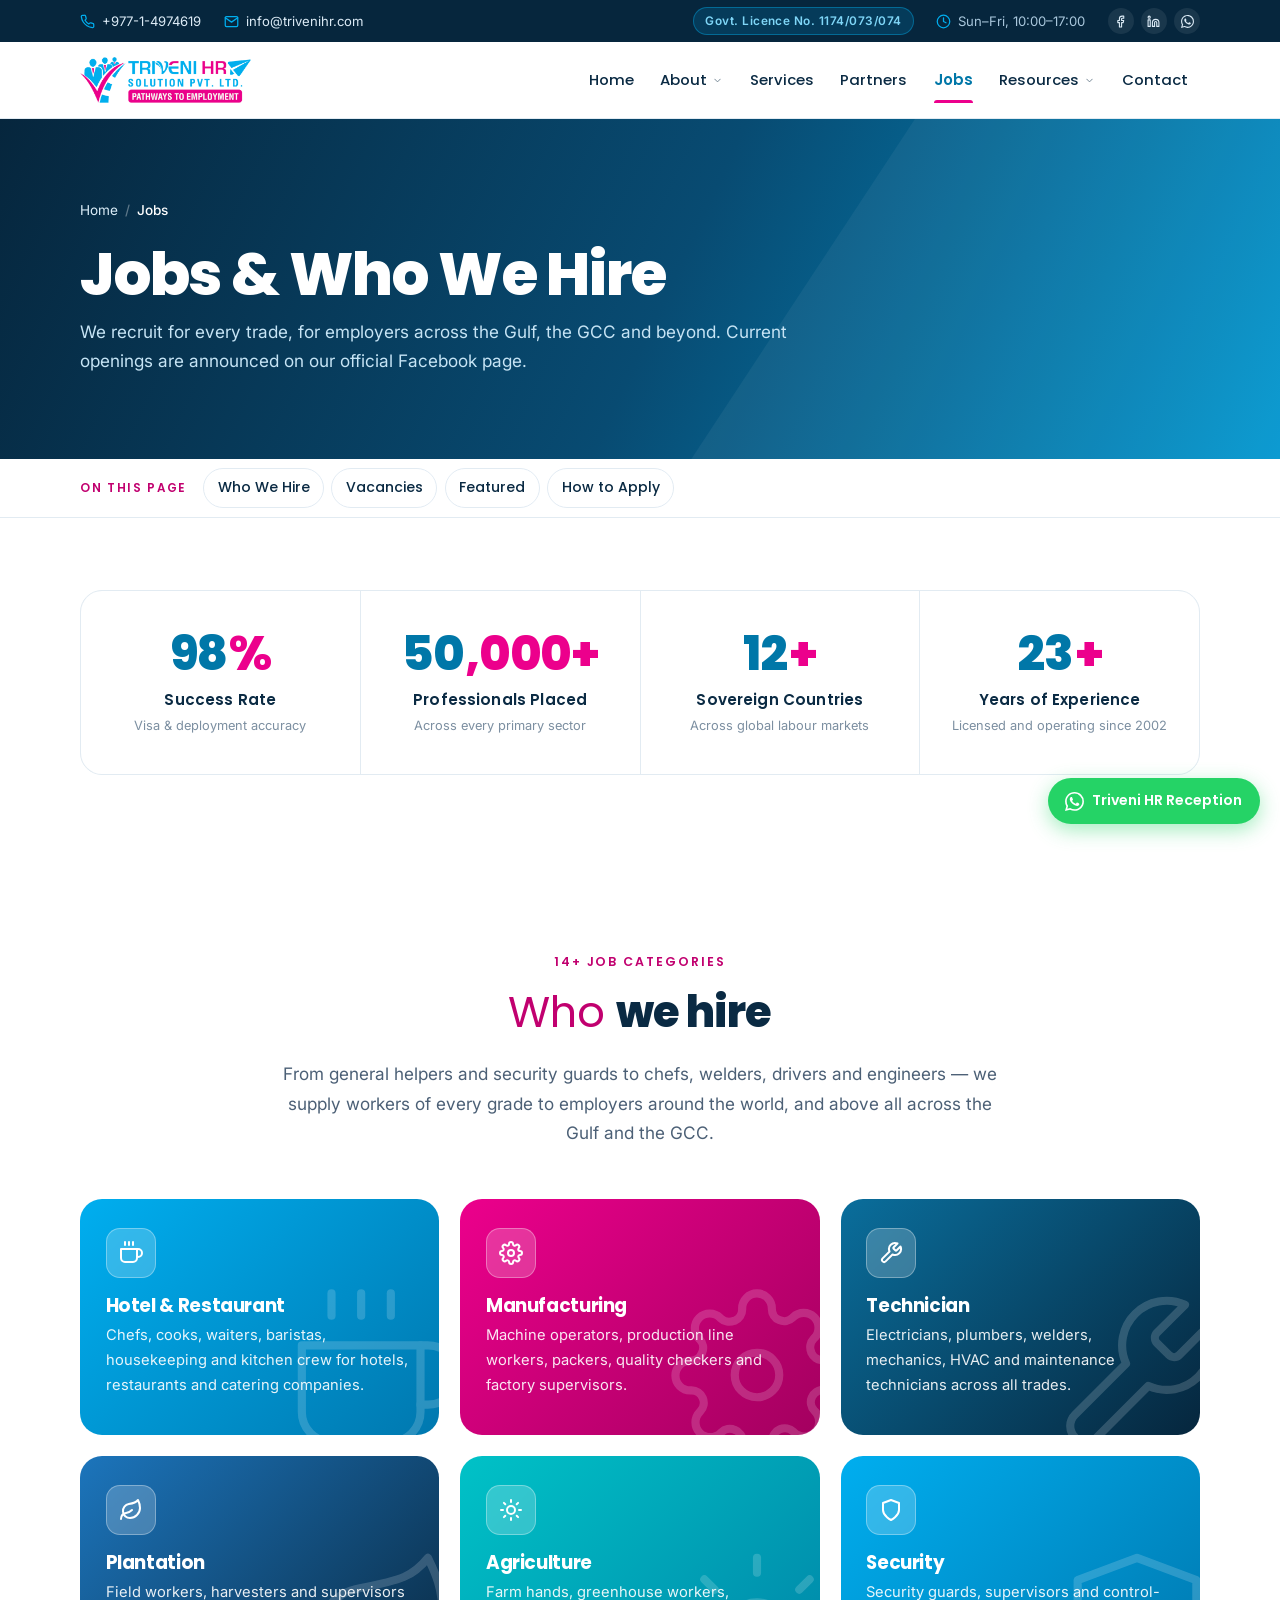
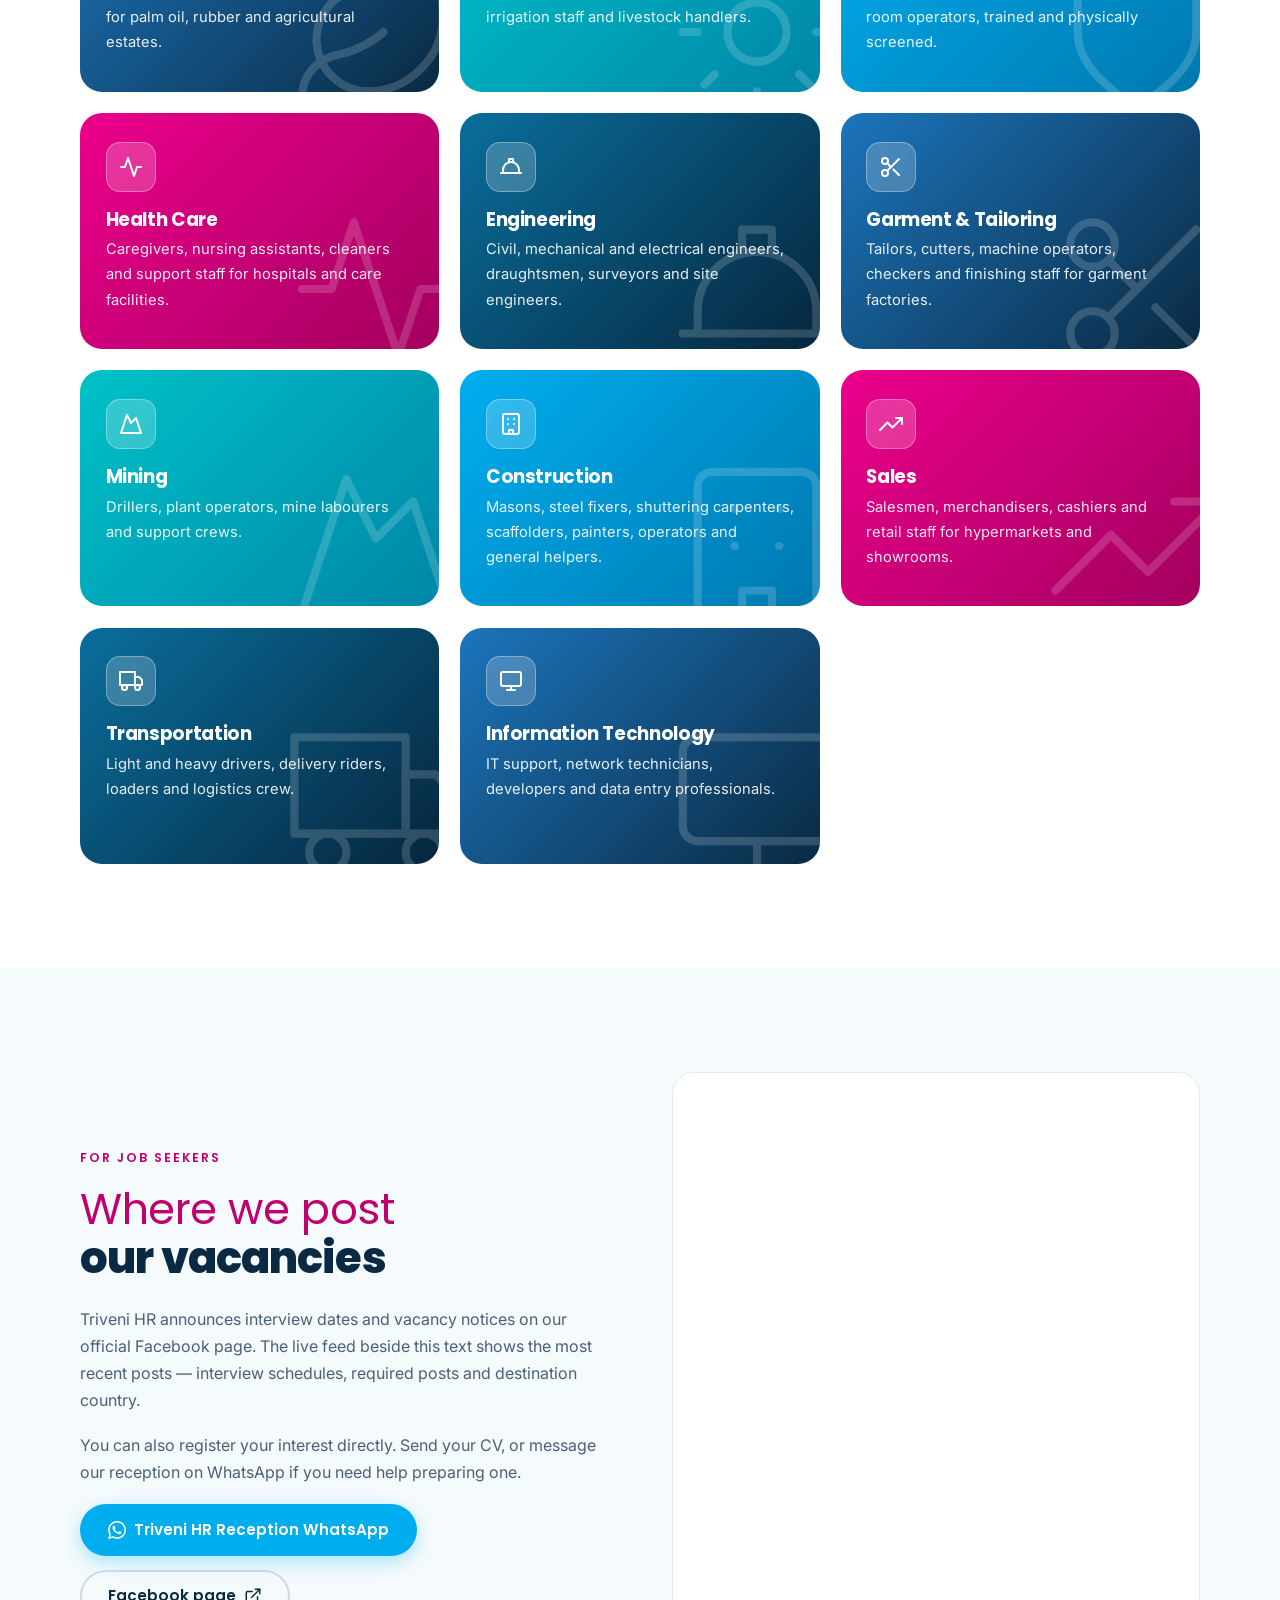
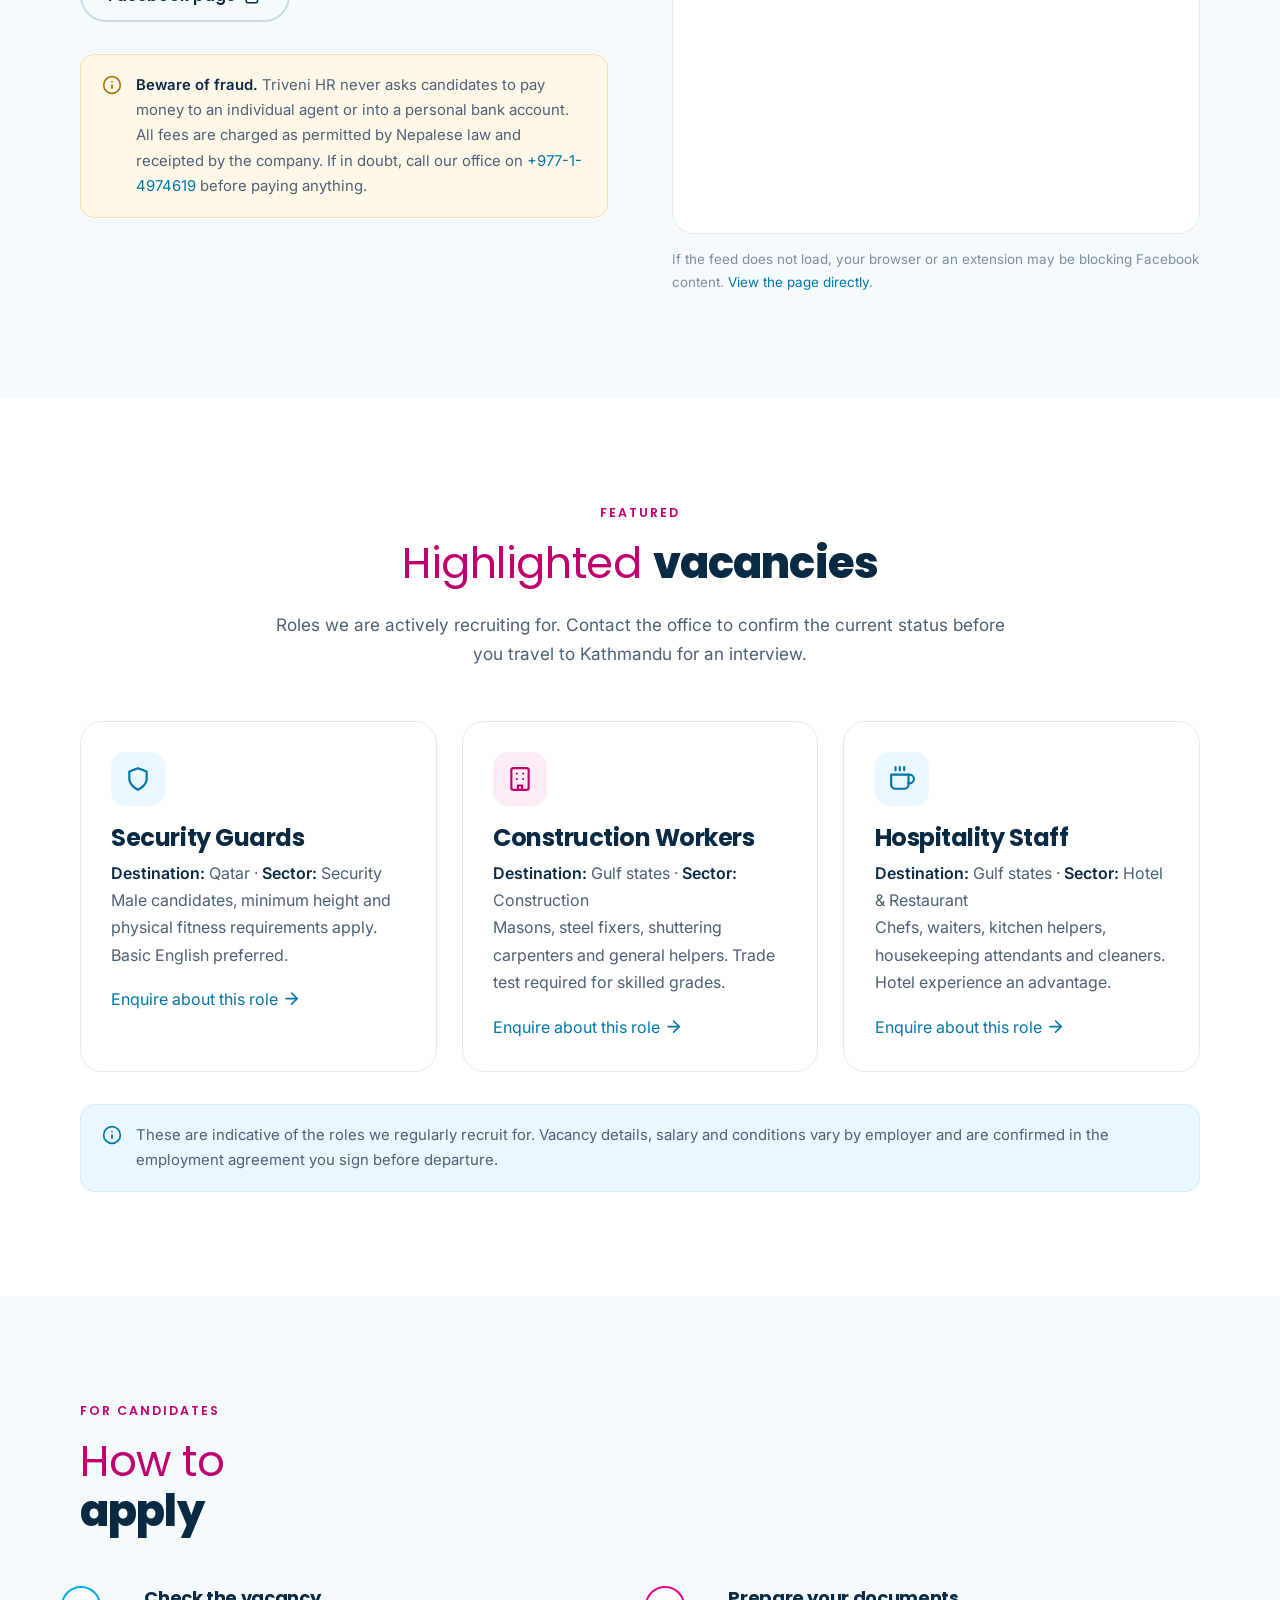
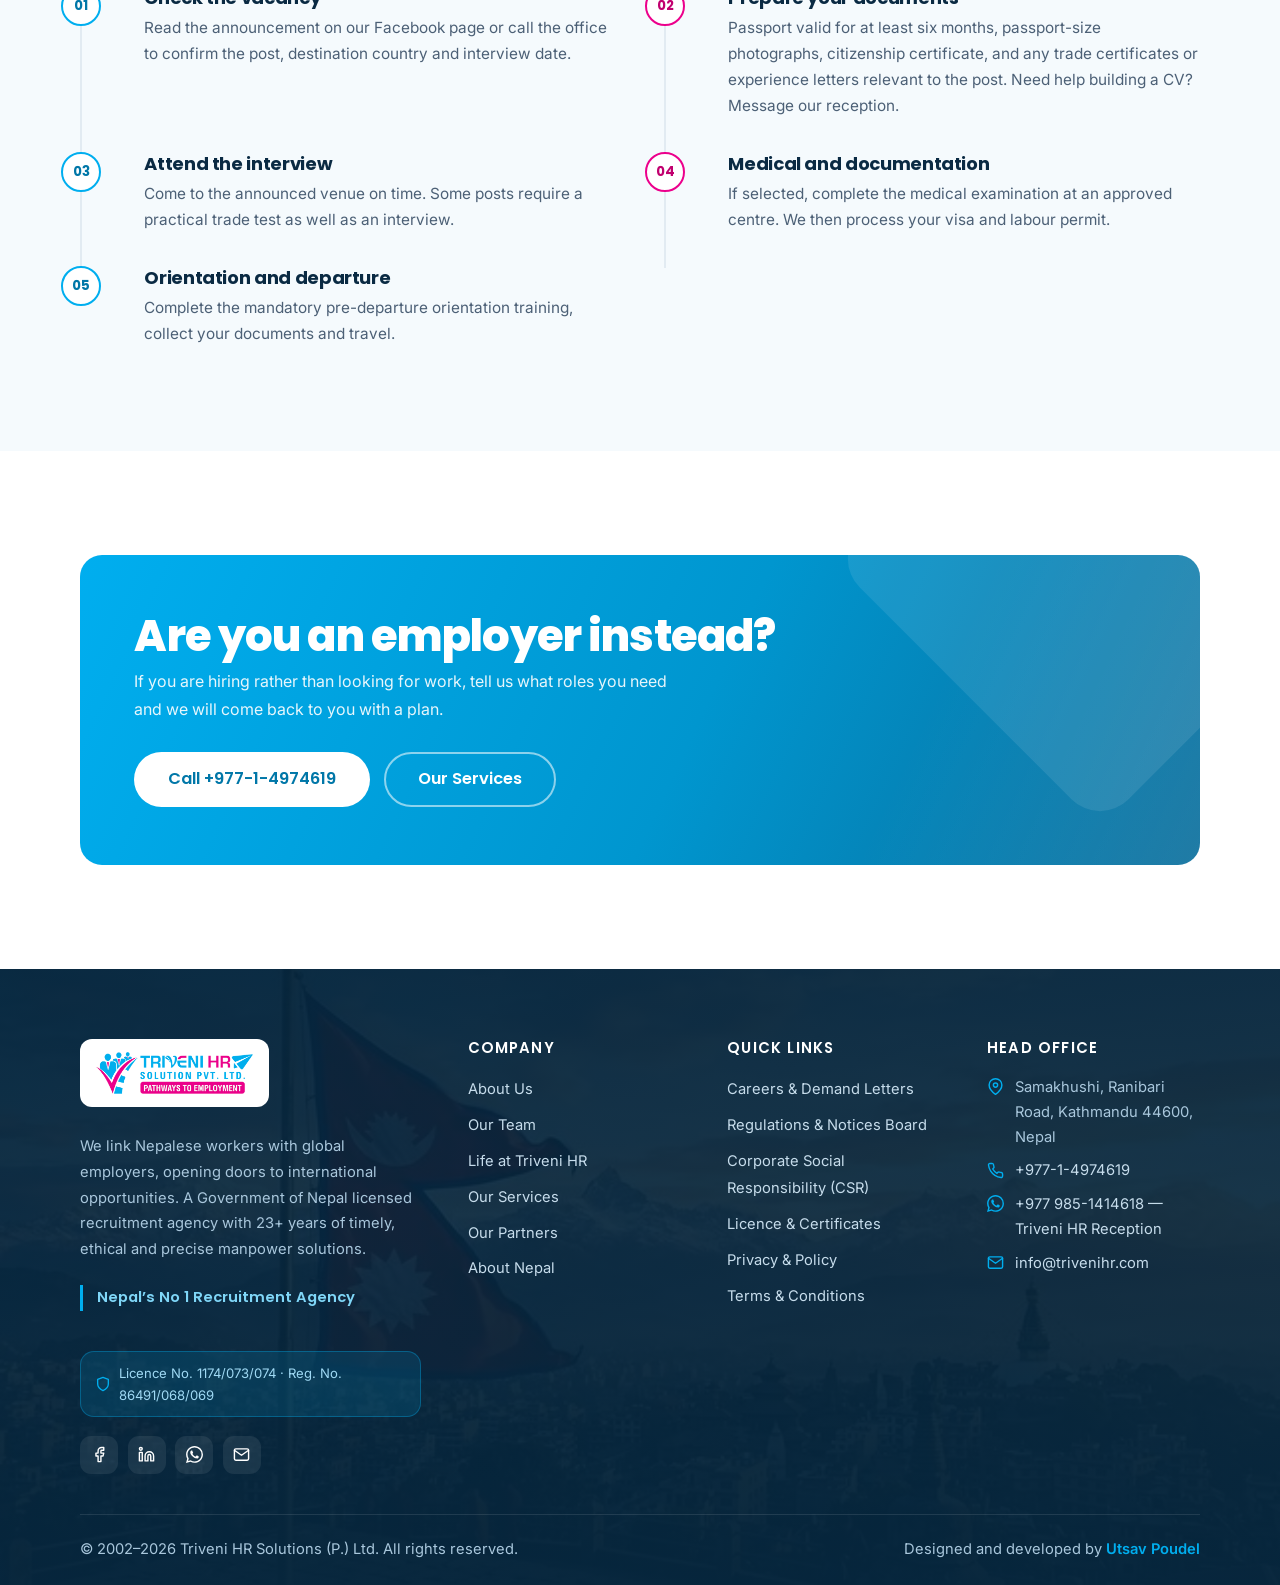
<file: jobs.html>
<!DOCTYPE html>
<html lang="en">
<head>
<meta charset="utf-8">
<meta name="viewport" content="width=device-width, initial-scale=1">
<title>Jobs, Vacancies &amp; Job Categories | Triveni HR Solution Nepal</title>
<meta name="description" content="Overseas job vacancies and interview announcements from Triveni HR Solution, a licensed Nepalese recruitment agency. We hire security guards, construction workers, chefs, technicians, drivers, engineers and more for the Gulf, the GCC and Malaysia.">
<meta name="keywords" content="hot jobs Nepal, overseas jobs Nepal, Gulf jobs Nepal, GCC vacancies, security guard job Qatar, construction jobs Gulf, chef jobs Gulf, Nepal manpower vacancies">
<link rel="canonical" href="https://www.trivenihr.com/jobs.html">
<meta name="robots" content="index, follow, max-image-preview:large, max-snippet:-1, max-video-preview:-1">
<meta name="theme-color" content="#00AEEF">
<meta name="author" content="Triveni HR Solution Pvt. Ltd.">

<meta name="geo.region" content="NP-BA">
<meta name="geo.placename" content="Kathmandu, Nepal">
<meta name="geo.position" content="27.7372;85.3147">
<meta name="ICBM" content="27.7372, 85.3147">

<meta property="og:type" content="website">
<meta property="og:site_name" content="Triveni HR Solution Pvt. Ltd.">
<meta property="og:locale" content="en_US">
<meta property="og:title" content="Jobs, Vacancies &amp; Job Categories | Triveni HR Solution Nepal">
<meta property="og:description" content="Overseas job vacancies and interview announcements from Triveni HR Solution, a licensed Nepalese recruitment agency. We hire security guards, construction workers, chefs, technicians, drivers, engineers and more for the Gulf, the GCC and Malaysia.">
<meta property="og:url" content="https://www.trivenihr.com/jobs.html">
<meta property="og:image" content="https://www.trivenihr.com/assets/img/brand/og-image.png">
<meta property="og:image:width" content="1200">
<meta property="og:image:height" content="630">
<meta name="twitter:card" content="summary_large_image">
<meta name="twitter:title" content="Jobs, Vacancies &amp; Job Categories | Triveni HR Solution Nepal">
<meta name="twitter:description" content="Overseas job vacancies and interview announcements from Triveni HR Solution, a licensed Nepalese recruitment agency. We hire security guards, construction workers, chefs, technicians, drivers, engineers and more for the Gulf, the GCC and Malaysia.">
<meta name="twitter:image" content="https://www.trivenihr.com/assets/img/brand/og-image.png">

<link rel="icon" type="image/png" href="assets/img/brand/favicon.png">
<link rel="apple-touch-icon" href="assets/img/brand/favicon.png">

<link rel="preconnect" href="https://fonts.googleapis.com">
<link rel="preconnect" href="https://fonts.gstatic.com" crossorigin>
<link rel="stylesheet" href="https://fonts.googleapis.com/css2?family=Inter:wght@400;500;600&family=Poppins:wght@300;400;500;600;700;800&display=swap">
<link rel="stylesheet" href="assets/css/style.css?v=4">

<script type="application/ld+json">
{
 "@context": "https://schema.org",
 "@graph": [
  {
   "@type": [
    "EmploymentAgency",
    "Organization"
   ],
   "@id": "https://www.trivenihr.com/#organization",
   "name": "Triveni HR Solution",
   "legalName": "Triveni HR Solution Pvt. Ltd.",
   "alternateName": [
    "Triveni HR",
    "Triveni H.R. Solution Pvt. Ltd.",
    "Triveni Manpower"
   ],
   "url": "https://www.trivenihr.com/",
   "logo": {
    "@type": "ImageObject",
    "url": "https://www.trivenihr.com/assets/img/brand/logo.png",
    "width": 600,
    "height": 161
   },
   "image": "https://www.trivenihr.com/assets/img/brand/og-image.png",
   "description": "Government of Nepal licensed manpower recruitment agency based in Kathmandu. Over 23 years supplying skilled, semi-skilled and professional Nepalese workers to employers in Qatar, Saudi Arabia, the UAE, Kuwait, Bahrain, Oman and Malaysia.",
   "foundingDate": "2002",
   "slogan": "Pathways to Employment",
   "email": "info@trivenihr.com",
   "telephone": "+977-1-4974619",
   "faxNumber": "+977-1-4974619",
   "address": {
    "@type": "PostalAddress",
    "streetAddress": "Samakhushi, Ranibari Road",
    "addressLocality": "Kathmandu",
    "addressRegion": "Bagmati Province",
    "postalCode": "44600",
    "addressCountry": "NP"
   },
   "geo": {
    "@type": "GeoCoordinates",
    "latitude": "27.7372",
    "longitude": "85.3147"
   },
   "hasMap": "https://maps.google.com/maps?q=Samakhushi,+Ranibari+Road,+Kathmandu,+Nepal",
   "openingHoursSpecification": [
    {
     "@type": "OpeningHoursSpecification",
     "dayOfWeek": [
      "Sunday",
      "Monday",
      "Tuesday",
      "Wednesday",
      "Thursday",
      "Friday"
     ],
     "opens": "10:00",
     "closes": "17:00"
    }
   ],
   "contactPoint": [
    {
     "@type": "ContactPoint",
     "telephone": "+977-1-4974619",
     "contactType": "customer service",
     "areaServed": [
      "NP",
      "Qatar",
      "Saudi Arabia",
      "United Arab Emirates",
      "Kuwait",
      "Bahrain",
      "Oman",
      "Malaysia"
     ],
     "availableLanguage": [
      "English",
      "Nepali",
      "Hindi"
     ]
    },
    {
     "@type": "ContactPoint",
     "telephone": "+977 985-1414618",
     "contactType": "reception",
     "availableLanguage": [
      "English",
      "Nepali",
      "Hindi"
     ]
    }
   ],
   "areaServed": [
    {
     "@type": "Country",
     "name": "Qatar"
    },
    {
     "@type": "Country",
     "name": "Saudi Arabia"
    },
    {
     "@type": "Country",
     "name": "United Arab Emirates"
    },
    {
     "@type": "Country",
     "name": "Kuwait"
    },
    {
     "@type": "Country",
     "name": "Bahrain"
    },
    {
     "@type": "Country",
     "name": "Oman"
    },
    {
     "@type": "Country",
     "name": "Malaysia"
    }
   ],
   "knowsAbout": [
    "Foreign employment recruitment",
    "Overseas manpower supply",
    "Nepalese workforce",
    "Gulf and GCC recruitment",
    "Labour permit processing",
    "Trade testing",
    "Pre-departure orientation training"
   ],
   "identifier": [
    {
     "@type": "PropertyValue",
     "name": "Foreign Employment Licence No.",
     "value": "1174/073/074"
    },
    {
     "@type": "PropertyValue",
     "name": "Company Registration No.",
     "value": "86491/068/069"
    },
    {
     "@type": "PropertyValue",
     "name": "PAN No.",
     "value": "600306838"
    }
   ],
   "numberOfEmployees": {
    "@type": "QuantitativeValue",
    "minValue": 50
   },
   "sameAs": [
    "https://www.facebook.com/profile.php?id=61566432877876",
    "https://www.linkedin.com/company/trivenihr/",
    "https://www.linkedin.com/company/trivenihrsolutions/"
   ]
  },
  {
   "@type": "WebSite",
   "@id": "https://www.trivenihr.com/#website",
   "url": "https://www.trivenihr.com/",
   "name": "Triveni HR Solution",
   "inLanguage": "en",
   "publisher": {
    "@id": "https://www.trivenihr.com/#organization"
   }
  },
  {
   "@type": "WebPage",
   "@id": "https://www.trivenihr.com/jobs.html#webpage",
   "url": "https://www.trivenihr.com/jobs.html",
   "name": "Jobs, Vacancies &amp; Job Categories | Triveni HR Solution Nepal",
   "description": "Overseas job vacancies and interview announcements from Triveni HR Solution, a licensed Nepalese recruitment agency. We hire security guards, construction workers, chefs, technicians, drivers, engineers and more for the Gulf, the GCC and Malaysia.",
   "inLanguage": "en",
   "isPartOf": {
    "@id": "https://www.trivenihr.com/#website"
   },
   "about": {
    "@id": "https://www.trivenihr.com/#organization"
   }
  },
  {
   "@type": "BreadcrumbList",
   "@id": "https://www.trivenihr.com/jobs.html#breadcrumb",
   "itemListElement": [
    {
     "@type": "ListItem",
     "position": 1,
     "name": "Home",
     "item": "https://www.trivenihr.com/index.html"
    },
    {
     "@type": "ListItem",
     "position": 2,
     "name": "Jobs",
     "item": "https://www.trivenihr.com/jobs.html"
    }
   ]
  },
  {
   "@type": "ItemList",
   "name": "Job categories recruited by Triveni HR Solution",
   "itemListElement": [
    {
     "@type": "ListItem",
     "position": 1,
     "name": "Hotel & Restaurant",
     "description": "Chefs, cooks, waiters, baristas, housekeeping and kitchen crew for hotels, restaurants and catering companies."
    },
    {
     "@type": "ListItem",
     "position": 2,
     "name": "Manufacturing",
     "description": "Machine operators, production line workers, packers, quality checkers and factory supervisors."
    },
    {
     "@type": "ListItem",
     "position": 3,
     "name": "Technician",
     "description": "Electricians, plumbers, welders, mechanics, HVAC and maintenance technicians across all trades."
    },
    {
     "@type": "ListItem",
     "position": 4,
     "name": "Plantation",
     "description": "Field workers, harvesters and supervisors for palm oil, rubber and agricultural estates."
    },
    {
     "@type": "ListItem",
     "position": 5,
     "name": "Agriculture",
     "description": "Farm hands, greenhouse workers, irrigation staff and livestock handlers."
    },
    {
     "@type": "ListItem",
     "position": 6,
     "name": "Security",
     "description": "Security guards, supervisors and control-room operators, trained and physically screened."
    },
    {
     "@type": "ListItem",
     "position": 7,
     "name": "Health Care",
     "description": "Caregivers, nursing assistants, cleaners and support staff for hospitals and care facilities."
    },
    {
     "@type": "ListItem",
     "position": 8,
     "name": "Engineering",
     "description": "Civil, mechanical and electrical engineers, draughtsmen, surveyors and site engineers."
    },
    {
     "@type": "ListItem",
     "position": 9,
     "name": "Garment & Tailoring",
     "description": "Tailors, cutters, machine operators, checkers and finishing staff for garment factories."
    },
    {
     "@type": "ListItem",
     "position": 10,
     "name": "Mining",
     "description": "Drillers, plant operators, mine labourers and support crews."
    },
    {
     "@type": "ListItem",
     "position": 11,
     "name": "Construction",
     "description": "Masons, steel fixers, shuttering carpenters, scaffolders, painters, operators and general helpers."
    },
    {
     "@type": "ListItem",
     "position": 12,
     "name": "Sales",
     "description": "Salesmen, merchandisers, cashiers and retail staff for hypermarkets and showrooms."
    },
    {
     "@type": "ListItem",
     "position": 13,
     "name": "Transportation",
     "description": "Light and heavy drivers, delivery riders, loaders and logistics crew."
    },
    {
     "@type": "ListItem",
     "position": 14,
     "name": "Information Technology",
     "description": "IT support, network technicians, developers and data entry professionals."
    }
   ]
  }
 ]
}
</script>
</head>
<body>
<a class="skip-link" href="#main">Skip to content</a>

  <!-- ============ TOP BAR ============ -->
  <div class="topbar">
    <div class="container topbar__inner">
      <ul class="topbar__list">
        <li><svg viewBox="0 0 24 24" fill="none" stroke="currentColor" stroke-width="2" stroke-linecap="round" stroke-linejoin="round" aria-hidden="true" focusable="false"><path d="M22 16.92v3a2 2 0 0 1-2.18 2 19.79 19.79 0 0 1-8.63-3.07 19.5 19.5 0 0 1-6-6 19.79 19.79 0 0 1-3.07-8.67A2 2 0 0 1 4.11 2h3a2 2 0 0 1 2 1.72 12.84 12.84 0 0 0 .7 2.81 2 2 0 0 1-.45 2.11L8.09 9.91a16 16 0 0 0 6 6l1.27-1.27a2 2 0 0 1 2.11-.45 12.84 12.84 0 0 0 2.81.7A2 2 0 0 1 22 16.92z"/></svg><a href="tel:+97714974619">+977-1-4974619</a></li>
        <li><svg viewBox="0 0 24 24" fill="none" stroke="currentColor" stroke-width="2" stroke-linecap="round" stroke-linejoin="round" aria-hidden="true" focusable="false"><path d="M4 4h16c1.1 0 2 .9 2 2v12c0 1.1-.9 2-2 2H4c-1.1 0-2-.9-2-2V6c0-1.1.9-2 2-2z"/><polyline points="22,6 12,13 2,6"/></svg><a href="mailto:info@trivenihr.com">info@trivenihr.com</a></li>
      </ul>
      <ul class="topbar__list topbar__list--secondary">
        <li><span class="topbar__badge">Govt. Licence No. 1174/073/074</span></li>
        <li><svg viewBox="0 0 24 24" fill="none" stroke="currentColor" stroke-width="2" stroke-linecap="round" stroke-linejoin="round" aria-hidden="true" focusable="false"><circle cx="12" cy="12" r="10"/><polyline points="12 6 12 12 16 14"/></svg><span>Sun&ndash;Fri, 10:00&ndash;17:00</span></li>
        <li class="topbar__social">
          <a href="https://www.facebook.com/profile.php?id=61566432877876" target="_blank" rel="noopener" aria-label="Triveni HR on Facebook"><svg viewBox="0 0 24 24" fill="none" stroke="currentColor" stroke-width="2" stroke-linecap="round" stroke-linejoin="round" aria-hidden="true" focusable="false"><path d="M18 2h-3a5 5 0 0 0-5 5v3H7v4h3v8h4v-8h3l1-4h-4V7a1 1 0 0 1 1-1h3z"/></svg></a>
          <a href="https://www.linkedin.com/company/trivenihr/" target="_blank" rel="noopener" aria-label="Triveni HR on LinkedIn"><svg viewBox="0 0 24 24" fill="none" stroke="currentColor" stroke-width="2" stroke-linecap="round" stroke-linejoin="round" aria-hidden="true" focusable="false"><path d="M16 8a6 6 0 0 1 6 6v7h-4v-7a2 2 0 0 0-2-2 2 2 0 0 0-2 2v7h-4v-7a6 6 0 0 1 6-6z"/><rect x="2" y="9" width="4" height="12"/><circle cx="4" cy="4" r="2"/></svg></a>
          <a href="https://wa.me/9779851414618" target="_blank" rel="noopener" aria-label="WhatsApp Triveni HR Reception"><svg viewBox="0 0 24 24" fill="currentColor" stroke="none" aria-hidden="true" focusable="false"><path d="M17.472 14.382c-.297-.149-1.758-.867-2.03-.967-.273-.099-.471-.148-.67.15-.197.297-.767.966-.94 1.164-.173.199-.347.223-.644.075-.297-.15-1.255-.463-2.39-1.475-.883-.788-1.48-1.761-1.653-2.059-.173-.297-.018-.458.13-.606.134-.133.298-.347.446-.52.149-.174.198-.298.298-.497.099-.198.05-.371-.025-.52-.075-.149-.669-1.612-.916-2.207-.242-.579-.487-.5-.669-.51a12.8 12.8 0 0 0-.57-.01c-.198 0-.52.074-.792.372-.272.297-1.04 1.016-1.04 2.479 0 1.462 1.065 2.875 1.213 3.074.149.198 2.096 3.2 5.077 4.487.709.306 1.262.489 1.694.625.712.227 1.36.195 1.871.118.571-.085 1.758-.719 2.006-1.413.248-.694.248-1.289.173-1.413-.074-.124-.272-.198-.57-.347m-5.421 7.403h-.004a9.87 9.87 0 0 1-5.031-1.378l-.361-.214-3.741.982.998-3.648-.235-.374a9.86 9.86 0 0 1-1.51-5.26c.001-5.45 4.436-9.884 9.888-9.884a9.82 9.82 0 0 1 6.988 2.896 9.825 9.825 0 0 1 2.893 6.994c-.003 5.45-4.437 9.885-9.885 9.885M20.52 3.449C18.24 1.245 15.24 0 12.045 0 5.463 0 .104 5.359.101 11.945c0 2.096.549 4.142 1.595 5.945L0 24l6.305-1.654a11.882 11.882 0 0 0 5.683 1.448h.005c6.582 0 11.94-5.359 11.943-11.945a11.86 11.86 0 0 0-3.416-8.4"/></svg></a>
        </li>
      </ul>
    </div>
  </div>

  <!-- ============ HEADER ============ -->
  <header class="header">
    <div class="container header__inner">
      <a class="brand" href="index.html" aria-label="Triveni HR Solution Pvt. Ltd. &mdash; home">
        <img src="assets/img/brand/logo.png" alt="Triveni HR Solution Pvt. Ltd. — Pathways to Employment" width="600" height="161">
      </a>

      <nav class="nav" id="site-nav" aria-label="Main">
        <ul class="nav__list">
            <li><a class="nav__link" href="index.html">Home</a></li>
            <li class="nav__item--has-menu"><a class="nav__link" href="about.html">About<svg class="nav__caret" viewBox="0 0 24 24" fill="none" stroke="currentColor" stroke-width="2" stroke-linecap="round" stroke-linejoin="round" aria-hidden="true" focusable="false"><polyline points="6 9 12 15 18 9"/></svg></a><ul class="nav__menu"><li><a href="about.html">Company Overview</a></li><li><a href="team.html">Our Team</a></li><li><a href="life.html">Life at Triveni HR</a></li><li><a href="life.html#csr">Corporate Social Responsibility</a></li><li><a href="licence.html">Licence &amp; Certificates</a></li></ul></li>
            <li><a class="nav__link" href="services.html">Services</a></li>
            <li><a class="nav__link" href="clients.html">Partners</a></li>
            <li><a class="nav__link" href="jobs.html" aria-current="page">Jobs</a></li>
            <li class="nav__item--has-menu"><a class="nav__link" href="downloads.html">Resources<svg class="nav__caret" viewBox="0 0 24 24" fill="none" stroke="currentColor" stroke-width="2" stroke-linecap="round" stroke-linejoin="round" aria-hidden="true" focusable="false"><polyline points="6 9 12 15 18 9"/></svg></a><ul class="nav__menu"><li><a href="downloads.html">Downloads</a></li><li><a href="nepal.html">About Nepal</a></li></ul></li>
            <li><a class="nav__link" href="contact.html">Contact</a></li>
        </ul>
        <div class="nav__mobile-cta">
          <a class="btn btn--outline" href="https://wa.me/9779851414618" target="_blank" rel="noopener"><svg viewBox="0 0 24 24" fill="currentColor" stroke="none" aria-hidden="true" focusable="false"><path d="M17.472 14.382c-.297-.149-1.758-.867-2.03-.967-.273-.099-.471-.148-.67.15-.197.297-.767.966-.94 1.164-.173.199-.347.223-.644.075-.297-.15-1.255-.463-2.39-1.475-.883-.788-1.48-1.761-1.653-2.059-.173-.297-.018-.458.13-.606.134-.133.298-.347.446-.52.149-.174.198-.298.298-.497.099-.198.05-.371-.025-.52-.075-.149-.669-1.612-.916-2.207-.242-.579-.487-.5-.669-.51a12.8 12.8 0 0 0-.57-.01c-.198 0-.52.074-.792.372-.272.297-1.04 1.016-1.04 2.479 0 1.462 1.065 2.875 1.213 3.074.149.198 2.096 3.2 5.077 4.487.709.306 1.262.489 1.694.625.712.227 1.36.195 1.871.118.571-.085 1.758-.719 2.006-1.413.248-.694.248-1.289.173-1.413-.074-.124-.272-.198-.57-.347m-5.421 7.403h-.004a9.87 9.87 0 0 1-5.031-1.378l-.361-.214-3.741.982.998-3.648-.235-.374a9.86 9.86 0 0 1-1.51-5.26c.001-5.45 4.436-9.884 9.888-9.884a9.82 9.82 0 0 1 6.988 2.896 9.825 9.825 0 0 1 2.893 6.994c-.003 5.45-4.437 9.885-9.885 9.885M20.52 3.449C18.24 1.245 15.24 0 12.045 0 5.463 0 .104 5.359.101 11.945c0 2.096.549 4.142 1.595 5.945L0 24l6.305-1.654a11.882 11.882 0 0 0 5.683 1.448h.005c6.582 0 11.94-5.359 11.943-11.945a11.86 11.86 0 0 0-3.416-8.4"/></svg>Triveni HR Reception</a>
        </div>
      </nav>

      <button class="nav-toggle" type="button" aria-expanded="false" aria-controls="site-nav" aria-label="Toggle navigation menu">
        <span></span>
      </button>
    </div>
  </header>

  <main id="main">
    <section class="page-hero">
      <div class="container">
        <ul class="breadcrumb"><li><a href="index.html">Home</a></li><li aria-current="page">Jobs</li></ul>
        <h1>Jobs &amp; Who We Hire</h1>
        <p>We recruit for every trade, for employers across the Gulf, the GCC and beyond. Current openings are announced on our official Facebook page.</p>
      </div>
    </section>

    <!-- ================= IN-PAGE SECTION NAV ================= -->
    <nav class="jumpnav" aria-label="Sections on this page">
      <div class="container">
        <span class="jumpnav__label">On this page</span>
        <ul>
          <li><a href="#categories">Who We Hire</a></li>
          <li><a href="#vacancies">Vacancies</a></li>
          <li><a href="#featured">Featured</a></li>
          <li><a href="#apply">How to Apply</a></li>
        </ul>
      </div>
    </nav>

    <section class="section section--tight">
      <div class="container">
        <div class="stats reveal">
          <div class="stat">
            <span class="stat__num"><span data-count="98">98</span><span class="suffix">%</span></span>
            <span class="stat__label">Success Rate</span>
            <span class="stat__sub">Visa &amp; deployment accuracy</span>
          </div>
          <div class="stat">
            <span class="stat__num"><span data-count="50" data-suffix-k>50</span><span class="suffix">,000+</span></span>
            <span class="stat__label">Professionals Placed</span>
            <span class="stat__sub">Across every primary sector</span>
          </div>
          <div class="stat">
            <span class="stat__num"><span data-count="12">12</span><span class="suffix">+</span></span>
            <span class="stat__label">Sovereign Countries</span>
            <span class="stat__sub">Across global labour markets</span>
          </div>
          <div class="stat">
            <span class="stat__num"><span data-count="23">23</span><span class="suffix">+</span></span>
            <span class="stat__label">Years of Experience</span>
            <span class="stat__sub">Licensed and operating since 2002</span>
          </div>
        </div>
      </div>
    </section>

    <!-- ============ WHO WE HIRE ============ -->
    <section class="section" id="categories">
      <div class="container">
        <div class="section-head section-head--center">
          <span class="eyebrow">14+ job categories</span>
          <h2 class="dual dual--inline"><span>Who </span><strong>we hire</strong></h2>
          <p>From general helpers and security guards to chefs, welders, drivers and engineers &mdash; we
             supply workers of every grade to employers around the world, and above all across the Gulf and
             the GCC.</p>
        </div>
        <div class="sector-tiles">
          <article class="sector-tile sector-tile--1 reveal">
            <span class="sector-tile__wash" aria-hidden="true"><svg viewBox="0 0 24 24" fill="none" stroke="currentColor" stroke-width="2" stroke-linecap="round" stroke-linejoin="round" aria-hidden="true" focusable="false"><path d="M18 8h1a4 4 0 0 1 0 8h-1"/><path d="M2 8h16v9a4 4 0 0 1-4 4H6a4 4 0 0 1-4-4z"/><line x1="6" y1="1" x2="6" y2="4"/><line x1="10" y1="1" x2="10" y2="4"/><line x1="14" y1="1" x2="14" y2="4"/></svg></span>
            <span class="sector-tile__icon"><svg viewBox="0 0 24 24" fill="none" stroke="currentColor" stroke-width="2" stroke-linecap="round" stroke-linejoin="round" aria-hidden="true" focusable="false"><path d="M18 8h1a4 4 0 0 1 0 8h-1"/><path d="M2 8h16v9a4 4 0 0 1-4 4H6a4 4 0 0 1-4-4z"/><line x1="6" y1="1" x2="6" y2="4"/><line x1="10" y1="1" x2="10" y2="4"/><line x1="14" y1="1" x2="14" y2="4"/></svg></span>
            <h3>Hotel &amp; Restaurant</h3>
            <p>Chefs, cooks, waiters, baristas, housekeeping and kitchen crew for hotels, restaurants and catering companies.</p>
          </article>
          <article class="sector-tile sector-tile--2 reveal">
            <span class="sector-tile__wash" aria-hidden="true"><svg viewBox="0 0 24 24" fill="none" stroke="currentColor" stroke-width="2" stroke-linecap="round" stroke-linejoin="round" aria-hidden="true" focusable="false"><circle cx="12" cy="12" r="3"/><path d="M19.4 15a1.65 1.65 0 0 0 .33 1.82l.06.06a2 2 0 0 1-2.83 2.83l-.06-.06a1.65 1.65 0 0 0-1.82-.33 1.65 1.65 0 0 0-1 1.51V21a2 2 0 0 1-4 0v-.09A1.65 1.65 0 0 0 9 19.4a1.65 1.65 0 0 0-1.82.33l-.06.06a2 2 0 0 1-2.83-2.83l.06-.06a1.65 1.65 0 0 0 .33-1.82 1.65 1.65 0 0 0-1.51-1H3a2 2 0 0 1 0-4h.09A1.65 1.65 0 0 0 4.6 9a1.65 1.65 0 0 0-.33-1.82l-.06-.06a2 2 0 0 1 2.83-2.83l.06.06a1.65 1.65 0 0 0 1.82.33H9a1.65 1.65 0 0 0 1-1.51V3a2 2 0 0 1 4 0v.09a1.65 1.65 0 0 0 1 1.51 1.65 1.65 0 0 0 1.82-.33l.06-.06a2 2 0 0 1 2.83 2.83l-.06.06a1.65 1.65 0 0 0-.33 1.82V9a1.65 1.65 0 0 0 1.51 1H21a2 2 0 0 1 0 4h-.09a1.65 1.65 0 0 0-1.51 1z"/></svg></span>
            <span class="sector-tile__icon"><svg viewBox="0 0 24 24" fill="none" stroke="currentColor" stroke-width="2" stroke-linecap="round" stroke-linejoin="round" aria-hidden="true" focusable="false"><circle cx="12" cy="12" r="3"/><path d="M19.4 15a1.65 1.65 0 0 0 .33 1.82l.06.06a2 2 0 0 1-2.83 2.83l-.06-.06a1.65 1.65 0 0 0-1.82-.33 1.65 1.65 0 0 0-1 1.51V21a2 2 0 0 1-4 0v-.09A1.65 1.65 0 0 0 9 19.4a1.65 1.65 0 0 0-1.82.33l-.06.06a2 2 0 0 1-2.83-2.83l.06-.06a1.65 1.65 0 0 0 .33-1.82 1.65 1.65 0 0 0-1.51-1H3a2 2 0 0 1 0-4h.09A1.65 1.65 0 0 0 4.6 9a1.65 1.65 0 0 0-.33-1.82l-.06-.06a2 2 0 0 1 2.83-2.83l.06.06a1.65 1.65 0 0 0 1.82.33H9a1.65 1.65 0 0 0 1-1.51V3a2 2 0 0 1 4 0v.09a1.65 1.65 0 0 0 1 1.51 1.65 1.65 0 0 0 1.82-.33l.06-.06a2 2 0 0 1 2.83 2.83l-.06.06a1.65 1.65 0 0 0-.33 1.82V9a1.65 1.65 0 0 0 1.51 1H21a2 2 0 0 1 0 4h-.09a1.65 1.65 0 0 0-1.51 1z"/></svg></span>
            <h3>Manufacturing</h3>
            <p>Machine operators, production line workers, packers, quality checkers and factory supervisors.</p>
          </article>
          <article class="sector-tile sector-tile--3 reveal">
            <span class="sector-tile__wash" aria-hidden="true"><svg viewBox="0 0 24 24" fill="none" stroke="currentColor" stroke-width="2" stroke-linecap="round" stroke-linejoin="round" aria-hidden="true" focusable="false"><path d="M14.7 6.3a1 1 0 0 0 0 1.4l1.6 1.6a1 1 0 0 0 1.4 0l3.77-3.77a6 6 0 0 1-7.94 7.94l-6.91 6.91a2.12 2.12 0 0 1-3-3l6.91-6.91a6 6 0 0 1 7.94-7.94l-3.76 3.76z"/></svg></span>
            <span class="sector-tile__icon"><svg viewBox="0 0 24 24" fill="none" stroke="currentColor" stroke-width="2" stroke-linecap="round" stroke-linejoin="round" aria-hidden="true" focusable="false"><path d="M14.7 6.3a1 1 0 0 0 0 1.4l1.6 1.6a1 1 0 0 0 1.4 0l3.77-3.77a6 6 0 0 1-7.94 7.94l-6.91 6.91a2.12 2.12 0 0 1-3-3l6.91-6.91a6 6 0 0 1 7.94-7.94l-3.76 3.76z"/></svg></span>
            <h3>Technician</h3>
            <p>Electricians, plumbers, welders, mechanics, HVAC and maintenance technicians across all trades.</p>
          </article>
          <article class="sector-tile sector-tile--4 reveal">
            <span class="sector-tile__wash" aria-hidden="true"><svg viewBox="0 0 24 24" fill="none" stroke="currentColor" stroke-width="2" stroke-linecap="round" stroke-linejoin="round" aria-hidden="true" focusable="false"><path d="M11 20A7 7 0 0 1 9.8 6.1C15.5 5 17 4.48 19 2c1 2 2 4.18 2 8 0 5.5-4.78 10-10 10z"/><path d="M2 21c0-3 1.85-5.36 5.08-6C9.5 14.52 12 13 13 12"/></svg></span>
            <span class="sector-tile__icon"><svg viewBox="0 0 24 24" fill="none" stroke="currentColor" stroke-width="2" stroke-linecap="round" stroke-linejoin="round" aria-hidden="true" focusable="false"><path d="M11 20A7 7 0 0 1 9.8 6.1C15.5 5 17 4.48 19 2c1 2 2 4.18 2 8 0 5.5-4.78 10-10 10z"/><path d="M2 21c0-3 1.85-5.36 5.08-6C9.5 14.52 12 13 13 12"/></svg></span>
            <h3>Plantation</h3>
            <p>Field workers, harvesters and supervisors for palm oil, rubber and agricultural estates.</p>
          </article>
          <article class="sector-tile sector-tile--5 reveal">
            <span class="sector-tile__wash" aria-hidden="true"><svg viewBox="0 0 24 24" fill="none" stroke="currentColor" stroke-width="2" stroke-linecap="round" stroke-linejoin="round" aria-hidden="true" focusable="false"><circle cx="12" cy="12" r="4"/><line x1="12" y1="2" x2="12" y2="4"/><line x1="12" y1="20" x2="12" y2="22"/><line x1="4.9" y1="4.9" x2="6.3" y2="6.3"/><line x1="17.7" y1="17.7" x2="19.1" y2="19.1"/><line x1="2" y1="12" x2="4" y2="12"/><line x1="20" y1="12" x2="22" y2="12"/><line x1="6.3" y1="17.7" x2="4.9" y2="19.1"/><line x1="19.1" y1="4.9" x2="17.7" y2="6.3"/></svg></span>
            <span class="sector-tile__icon"><svg viewBox="0 0 24 24" fill="none" stroke="currentColor" stroke-width="2" stroke-linecap="round" stroke-linejoin="round" aria-hidden="true" focusable="false"><circle cx="12" cy="12" r="4"/><line x1="12" y1="2" x2="12" y2="4"/><line x1="12" y1="20" x2="12" y2="22"/><line x1="4.9" y1="4.9" x2="6.3" y2="6.3"/><line x1="17.7" y1="17.7" x2="19.1" y2="19.1"/><line x1="2" y1="12" x2="4" y2="12"/><line x1="20" y1="12" x2="22" y2="12"/><line x1="6.3" y1="17.7" x2="4.9" y2="19.1"/><line x1="19.1" y1="4.9" x2="17.7" y2="6.3"/></svg></span>
            <h3>Agriculture</h3>
            <p>Farm hands, greenhouse workers, irrigation staff and livestock handlers.</p>
          </article>
          <article class="sector-tile sector-tile--1 reveal">
            <span class="sector-tile__wash" aria-hidden="true"><svg viewBox="0 0 24 24" fill="none" stroke="currentColor" stroke-width="2" stroke-linecap="round" stroke-linejoin="round" aria-hidden="true" focusable="false"><path d="M12 22s8-4 8-10V5l-8-3-8 3v7c0 6 8 10 8 10z"/></svg></span>
            <span class="sector-tile__icon"><svg viewBox="0 0 24 24" fill="none" stroke="currentColor" stroke-width="2" stroke-linecap="round" stroke-linejoin="round" aria-hidden="true" focusable="false"><path d="M12 22s8-4 8-10V5l-8-3-8 3v7c0 6 8 10 8 10z"/></svg></span>
            <h3>Security</h3>
            <p>Security guards, supervisors and control-room operators, trained and physically screened.</p>
          </article>
          <article class="sector-tile sector-tile--2 reveal">
            <span class="sector-tile__wash" aria-hidden="true"><svg viewBox="0 0 24 24" fill="none" stroke="currentColor" stroke-width="2" stroke-linecap="round" stroke-linejoin="round" aria-hidden="true" focusable="false"><polyline points="22 12 18 12 15 21 9 3 6 12 2 12"/></svg></span>
            <span class="sector-tile__icon"><svg viewBox="0 0 24 24" fill="none" stroke="currentColor" stroke-width="2" stroke-linecap="round" stroke-linejoin="round" aria-hidden="true" focusable="false"><polyline points="22 12 18 12 15 21 9 3 6 12 2 12"/></svg></span>
            <h3>Health Care</h3>
            <p>Caregivers, nursing assistants, cleaners and support staff for hospitals and care facilities.</p>
          </article>
          <article class="sector-tile sector-tile--3 reveal">
            <span class="sector-tile__wash" aria-hidden="true"><svg viewBox="0 0 24 24" fill="none" stroke="currentColor" stroke-width="2" stroke-linecap="round" stroke-linejoin="round" aria-hidden="true" focusable="false"><path d="M2 18h20"/><path d="M4 18v-3a8 8 0 0 1 16 0v3"/><path d="M10 7V4h4v3"/></svg></span>
            <span class="sector-tile__icon"><svg viewBox="0 0 24 24" fill="none" stroke="currentColor" stroke-width="2" stroke-linecap="round" stroke-linejoin="round" aria-hidden="true" focusable="false"><path d="M2 18h20"/><path d="M4 18v-3a8 8 0 0 1 16 0v3"/><path d="M10 7V4h4v3"/></svg></span>
            <h3>Engineering</h3>
            <p>Civil, mechanical and electrical engineers, draughtsmen, surveyors and site engineers.</p>
          </article>
          <article class="sector-tile sector-tile--4 reveal">
            <span class="sector-tile__wash" aria-hidden="true"><svg viewBox="0 0 24 24" fill="none" stroke="currentColor" stroke-width="2" stroke-linecap="round" stroke-linejoin="round" aria-hidden="true" focusable="false"><circle cx="6" cy="6" r="3"/><circle cx="6" cy="18" r="3"/><line x1="20" y1="4" x2="8.12" y2="15.88"/><line x1="14.47" y1="14.48" x2="20" y2="20"/><line x1="8.12" y1="8.12" x2="12" y2="12"/></svg></span>
            <span class="sector-tile__icon"><svg viewBox="0 0 24 24" fill="none" stroke="currentColor" stroke-width="2" stroke-linecap="round" stroke-linejoin="round" aria-hidden="true" focusable="false"><circle cx="6" cy="6" r="3"/><circle cx="6" cy="18" r="3"/><line x1="20" y1="4" x2="8.12" y2="15.88"/><line x1="14.47" y1="14.48" x2="20" y2="20"/><line x1="8.12" y1="8.12" x2="12" y2="12"/></svg></span>
            <h3>Garment &amp; Tailoring</h3>
            <p>Tailors, cutters, machine operators, checkers and finishing staff for garment factories.</p>
          </article>
          <article class="sector-tile sector-tile--5 reveal">
            <span class="sector-tile__wash" aria-hidden="true"><svg viewBox="0 0 24 24" fill="none" stroke="currentColor" stroke-width="2" stroke-linecap="round" stroke-linejoin="round" aria-hidden="true" focusable="false"><path d="m8 3 4 8 5-5 5 15H2L8 3z"/></svg></span>
            <span class="sector-tile__icon"><svg viewBox="0 0 24 24" fill="none" stroke="currentColor" stroke-width="2" stroke-linecap="round" stroke-linejoin="round" aria-hidden="true" focusable="false"><path d="m8 3 4 8 5-5 5 15H2L8 3z"/></svg></span>
            <h3>Mining</h3>
            <p>Drillers, plant operators, mine labourers and support crews.</p>
          </article>
          <article class="sector-tile sector-tile--1 reveal">
            <span class="sector-tile__wash" aria-hidden="true"><svg viewBox="0 0 24 24" fill="none" stroke="currentColor" stroke-width="2" stroke-linecap="round" stroke-linejoin="round" aria-hidden="true" focusable="false"><rect x="4" y="2" width="16" height="20" rx="2"/><line x1="9" y1="7" x2="9.01" y2="7"/><line x1="15" y1="7" x2="15.01" y2="7"/><line x1="9" y1="12" x2="9.01" y2="12"/><line x1="15" y1="12" x2="15.01" y2="12"/><path d="M10 22v-4h4v4"/></svg></span>
            <span class="sector-tile__icon"><svg viewBox="0 0 24 24" fill="none" stroke="currentColor" stroke-width="2" stroke-linecap="round" stroke-linejoin="round" aria-hidden="true" focusable="false"><rect x="4" y="2" width="16" height="20" rx="2"/><line x1="9" y1="7" x2="9.01" y2="7"/><line x1="15" y1="7" x2="15.01" y2="7"/><line x1="9" y1="12" x2="9.01" y2="12"/><line x1="15" y1="12" x2="15.01" y2="12"/><path d="M10 22v-4h4v4"/></svg></span>
            <h3>Construction</h3>
            <p>Masons, steel fixers, shuttering carpenters, scaffolders, painters, operators and general helpers.</p>
          </article>
          <article class="sector-tile sector-tile--2 reveal">
            <span class="sector-tile__wash" aria-hidden="true"><svg viewBox="0 0 24 24" fill="none" stroke="currentColor" stroke-width="2" stroke-linecap="round" stroke-linejoin="round" aria-hidden="true" focusable="false"><polyline points="23 6 13.5 15.5 8.5 10.5 1 18"/><polyline points="17 6 23 6 23 12"/></svg></span>
            <span class="sector-tile__icon"><svg viewBox="0 0 24 24" fill="none" stroke="currentColor" stroke-width="2" stroke-linecap="round" stroke-linejoin="round" aria-hidden="true" focusable="false"><polyline points="23 6 13.5 15.5 8.5 10.5 1 18"/><polyline points="17 6 23 6 23 12"/></svg></span>
            <h3>Sales</h3>
            <p>Salesmen, merchandisers, cashiers and retail staff for hypermarkets and showrooms.</p>
          </article>
          <article class="sector-tile sector-tile--3 reveal">
            <span class="sector-tile__wash" aria-hidden="true"><svg viewBox="0 0 24 24" fill="none" stroke="currentColor" stroke-width="2" stroke-linecap="round" stroke-linejoin="round" aria-hidden="true" focusable="false"><rect x="1" y="3" width="15" height="13"/><polygon points="16 8 20 8 23 11 23 16 16 16 16 8"/><circle cx="5.5" cy="18.5" r="2.5"/><circle cx="18.5" cy="18.5" r="2.5"/></svg></span>
            <span class="sector-tile__icon"><svg viewBox="0 0 24 24" fill="none" stroke="currentColor" stroke-width="2" stroke-linecap="round" stroke-linejoin="round" aria-hidden="true" focusable="false"><rect x="1" y="3" width="15" height="13"/><polygon points="16 8 20 8 23 11 23 16 16 16 16 8"/><circle cx="5.5" cy="18.5" r="2.5"/><circle cx="18.5" cy="18.5" r="2.5"/></svg></span>
            <h3>Transportation</h3>
            <p>Light and heavy drivers, delivery riders, loaders and logistics crew.</p>
          </article>
          <article class="sector-tile sector-tile--4 reveal">
            <span class="sector-tile__wash" aria-hidden="true"><svg viewBox="0 0 24 24" fill="none" stroke="currentColor" stroke-width="2" stroke-linecap="round" stroke-linejoin="round" aria-hidden="true" focusable="false"><rect x="2" y="3" width="20" height="14" rx="2"/><line x1="8" y1="21" x2="16" y2="21"/><line x1="12" y1="17" x2="12" y2="21"/></svg></span>
            <span class="sector-tile__icon"><svg viewBox="0 0 24 24" fill="none" stroke="currentColor" stroke-width="2" stroke-linecap="round" stroke-linejoin="round" aria-hidden="true" focusable="false"><rect x="2" y="3" width="20" height="14" rx="2"/><line x1="8" y1="21" x2="16" y2="21"/><line x1="12" y1="17" x2="12" y2="21"/></svg></span>
            <h3>Information Technology</h3>
            <p>IT support, network technicians, developers and data entry professionals.</p>
          </article>
        </div>
      </div>
    </section>

    <!-- ============ FACEBOOK FEED ============ -->
    <section class="section section--soft" id="vacancies">
      <div class="container">
        <div class="split">
          <div class="reveal">
            <span class="eyebrow">For job seekers</span>
            <h2 class="dual"><span>Where we post</span><strong>our vacancies</strong></h2>
            <p>Triveni HR announces interview dates and vacancy notices on our official Facebook page. The
               live feed beside this text shows the most recent posts &mdash; interview schedules, required
               posts and destination country.</p>
            <p>You can also register your interest directly. Send your CV, or message our reception on
               WhatsApp if you need help preparing one.</p>
            <div class="btn-row">
              <a class="btn btn--primary" href="https://wa.me/9779851414618" target="_blank" rel="noopener"><svg viewBox="0 0 24 24" fill="currentColor" stroke="none" aria-hidden="true" focusable="false"><path d="M17.472 14.382c-.297-.149-1.758-.867-2.03-.967-.273-.099-.471-.148-.67.15-.197.297-.767.966-.94 1.164-.173.199-.347.223-.644.075-.297-.15-1.255-.463-2.39-1.475-.883-.788-1.48-1.761-1.653-2.059-.173-.297-.018-.458.13-.606.134-.133.298-.347.446-.52.149-.174.198-.298.298-.497.099-.198.05-.371-.025-.52-.075-.149-.669-1.612-.916-2.207-.242-.579-.487-.5-.669-.51a12.8 12.8 0 0 0-.57-.01c-.198 0-.52.074-.792.372-.272.297-1.04 1.016-1.04 2.479 0 1.462 1.065 2.875 1.213 3.074.149.198 2.096 3.2 5.077 4.487.709.306 1.262.489 1.694.625.712.227 1.36.195 1.871.118.571-.085 1.758-.719 2.006-1.413.248-.694.248-1.289.173-1.413-.074-.124-.272-.198-.57-.347m-5.421 7.403h-.004a9.87 9.87 0 0 1-5.031-1.378l-.361-.214-3.741.982.998-3.648-.235-.374a9.86 9.86 0 0 1-1.51-5.26c.001-5.45 4.436-9.884 9.888-9.884a9.82 9.82 0 0 1 6.988 2.896 9.825 9.825 0 0 1 2.893 6.994c-.003 5.45-4.437 9.885-9.885 9.885M20.52 3.449C18.24 1.245 15.24 0 12.045 0 5.463 0 .104 5.359.101 11.945c0 2.096.549 4.142 1.595 5.945L0 24l6.305-1.654a11.882 11.882 0 0 0 5.683 1.448h.005c6.582 0 11.94-5.359 11.943-11.945a11.86 11.86 0 0 0-3.416-8.4"/></svg>Triveni HR Reception WhatsApp</a>
              <a class="btn btn--outline" href="https://www.facebook.com/profile.php?id=61566432877876" target="_blank" rel="noopener">Facebook page <svg viewBox="0 0 24 24" fill="none" stroke="currentColor" stroke-width="2" stroke-linecap="round" stroke-linejoin="round" aria-hidden="true" focusable="false"><path d="M18 13v6a2 2 0 0 1-2 2H5a2 2 0 0 1-2-2V8a2 2 0 0 1 2-2h6"/><polyline points="15 3 21 3 21 9"/><line x1="10" y1="14" x2="21" y2="3"/></svg></a>
            </div>
            <div class="notice notice--warn" style="margin-top:2rem">
              <svg viewBox="0 0 24 24" fill="none" stroke="currentColor" stroke-width="2" stroke-linecap="round" stroke-linejoin="round" aria-hidden="true" focusable="false"><circle cx="12" cy="12" r="10"/><line x1="12" y1="16" x2="12" y2="12"/><line x1="12" y1="8" x2="12.01" y2="8"/></svg>
              <p><strong>Beware of fraud.</strong> Triveni HR never asks candidates to pay money to an
                individual agent or into a personal bank account. All fees are charged as permitted by
                Nepalese law and receipted by the company. If in doubt, call our office on
                <a href="tel:+97714974619">+977-1-4974619</a> before paying anything.</p>
            </div>
          </div>

          <div class="reveal reveal-d1">
            <!-- Facebook Page plugin. Shows the latest posts from the official page.
                 To change the page, replace the URL-encoded href= value below. -->
            <div class="fb-embed">
              <iframe title="Recent vacancy announcements from the Triveni HR Facebook page"
                src="https://www.facebook.com/plugins/page.php?href=https%3A%2F%2Fwww.facebook.com%2Fprofile.php%3Fid%3D61566432877876&amp;tabs=timeline&amp;width=500&amp;height=760&amp;small_header=false&amp;adapt_container_width=true&amp;hide_cover=false&amp;show_facepile=false"
                width="500" height="760" style="border:none;overflow:hidden" scrolling="no"
                frameborder="0" allowfullscreen="true" loading="lazy"
                allow="autoplay; clipboard-write; encrypted-media; picture-in-picture; web-share"></iframe>
            </div>
            <p class="form__note" style="margin-top:.9rem">If the feed does not load, your browser or an
               extension may be blocking Facebook content.
               <a href="https://www.facebook.com/profile.php?id=61566432877876" target="_blank" rel="noopener">View the page directly</a>.</p>
          </div>
        </div>
      </div>
    </section>

    <!-- ================================================================
         FEATURED VACANCIES
         TO ADD A VACANCY: copy one <article class="card"> block below,
         paste it inside the <div class="grid grid--3"> and edit the text.
         TO REMOVE ONE: delete its whole <article> ... </article> block.
         ================================================================ -->
    <section class="section" id="featured">
      <div class="container">
        <div class="section-head section-head--center">
          <span class="eyebrow">Featured</span>
          <h2 class="dual dual--inline"><span>Highlighted </span><strong>vacancies</strong></h2>
          <p>Roles we are actively recruiting for. Contact the office to confirm the current status before
             you travel to Kathmandu for an interview.</p>
        </div>

        <div class="grid grid--3">
          <article class="card reveal">
            <div class="card__icon"><svg viewBox="0 0 24 24" fill="none" stroke="currentColor" stroke-width="2" stroke-linecap="round" stroke-linejoin="round" aria-hidden="true" focusable="false"><path d="M12 22s8-4 8-10V5l-8-3-8 3v7c0 6 8 10 8 10z"/></svg></div>
            <h3>Security Guards</h3>
            <p><strong>Destination:</strong> Qatar &middot; <strong>Sector:</strong> Security<br>
               Male candidates, minimum height and physical fitness requirements apply. Basic English
               preferred.</p>
            <p><a href="contact.html">Enquire about this role <svg viewBox="0 0 24 24" fill="none" stroke="currentColor" stroke-width="2" stroke-linecap="round" stroke-linejoin="round" aria-hidden="true" focusable="false"><line x1="5" y1="12" x2="19" y2="12"/><polyline points="12 5 19 12 12 19"/></svg></a></p>
          </article>

          <article class="card card--alt reveal reveal-d1">
            <div class="card__icon"><svg viewBox="0 0 24 24" fill="none" stroke="currentColor" stroke-width="2" stroke-linecap="round" stroke-linejoin="round" aria-hidden="true" focusable="false"><rect x="4" y="2" width="16" height="20" rx="2"/><line x1="9" y1="7" x2="9.01" y2="7"/><line x1="15" y1="7" x2="15.01" y2="7"/><line x1="9" y1="12" x2="9.01" y2="12"/><line x1="15" y1="12" x2="15.01" y2="12"/><path d="M10 22v-4h4v4"/></svg></div>
            <h3>Construction Workers</h3>
            <p><strong>Destination:</strong> Gulf states &middot; <strong>Sector:</strong> Construction<br>
               Masons, steel fixers, shuttering carpenters and general helpers. Trade test required for
               skilled grades.</p>
            <p><a href="contact.html">Enquire about this role <svg viewBox="0 0 24 24" fill="none" stroke="currentColor" stroke-width="2" stroke-linecap="round" stroke-linejoin="round" aria-hidden="true" focusable="false"><line x1="5" y1="12" x2="19" y2="12"/><polyline points="12 5 19 12 12 19"/></svg></a></p>
          </article>

          <article class="card reveal reveal-d2">
            <div class="card__icon"><svg viewBox="0 0 24 24" fill="none" stroke="currentColor" stroke-width="2" stroke-linecap="round" stroke-linejoin="round" aria-hidden="true" focusable="false"><path d="M18 8h1a4 4 0 0 1 0 8h-1"/><path d="M2 8h16v9a4 4 0 0 1-4 4H6a4 4 0 0 1-4-4z"/><line x1="6" y1="1" x2="6" y2="4"/><line x1="10" y1="1" x2="10" y2="4"/><line x1="14" y1="1" x2="14" y2="4"/></svg></div>
            <h3>Hospitality Staff</h3>
            <p><strong>Destination:</strong> Gulf states &middot; <strong>Sector:</strong> Hotel &amp; Restaurant<br>
               Chefs, waiters, kitchen helpers, housekeeping attendants and cleaners. Hotel experience an
               advantage.</p>
            <p><a href="contact.html">Enquire about this role <svg viewBox="0 0 24 24" fill="none" stroke="currentColor" stroke-width="2" stroke-linecap="round" stroke-linejoin="round" aria-hidden="true" focusable="false"><line x1="5" y1="12" x2="19" y2="12"/><polyline points="12 5 19 12 12 19"/></svg></a></p>
          </article>
        </div>

        <div class="notice reveal" style="margin-top:2rem">
          <svg viewBox="0 0 24 24" fill="none" stroke="currentColor" stroke-width="2" stroke-linecap="round" stroke-linejoin="round" aria-hidden="true" focusable="false"><circle cx="12" cy="12" r="10"/><line x1="12" y1="16" x2="12" y2="12"/><line x1="12" y1="8" x2="12.01" y2="8"/></svg>
          <p>These are indicative of the roles we regularly recruit for. Vacancy details, salary and
             conditions vary by employer and are confirmed in the employment agreement you sign before
             departure.</p>
        </div>
      </div>
    </section>

    <!-- ============ HOW TO APPLY ============ -->
    <section class="section section--soft" id="apply">
      <div class="container">
        <div class="section-head">
          <span class="eyebrow">For candidates</span>
          <h2 class="dual"><span>How to</span><strong>apply</strong></h2>
        </div>
        <ol class="process">
          <li class="reveal"><h3>Check the vacancy</h3><p>Read the announcement on our Facebook page or call the
            office to confirm the post, destination country and interview date.</p></li>
          <li class="reveal reveal-d1"><h3>Prepare your documents</h3><p>Passport valid for at least six months,
            passport-size photographs, citizenship certificate, and any trade certificates or experience
            letters relevant to the post. Need help building a CV? Message our reception.</p></li>
          <li class="reveal reveal-d2"><h3>Attend the interview</h3><p>Come to the announced venue on time. Some
            posts require a practical trade test as well as an interview.</p></li>
          <li class="reveal reveal-d3"><h3>Medical and documentation</h3><p>If selected, complete the medical
            examination at an approved centre. We then process your visa and labour permit.</p></li>
          <li class="reveal"><h3>Orientation and departure</h3><p>Complete the mandatory pre-departure
            orientation training, collect your documents and travel.</p></li>
        </ol>
      </div>
    </section>

    <section class="section">
      <div class="container">
        <div class="cta reveal">
          <div class="cta__inner">
            <div>
              <h2>Are you an employer instead?</h2>
              <p>If you are hiring rather than looking for work, tell us what roles you need and we will come back to you with a plan.</p>
            </div>
            <div class="btn-row">
              <a class="btn btn--white btn--lg" href="tel:+97714974619">Call +977-1-4974619</a>
              <a class="btn btn--ghost-white btn--lg" href="services.html">Our Services</a>
            </div>
          </div>
        </div>
      </div>
    </section>

  </main>

  <!-- ============ FOOTER ============ -->
  <footer class="footer">
    <img class="footer__bg" src="assets/img/nepal/valley-flag.jpg" alt="" aria-hidden="true" width="645" height="360" loading="lazy">
    <div class="container">
      <div class="footer__grid">
        <div class="footer__brandcol">
          <div class="footer__logo">
            <img src="assets/img/brand/logo.png" alt="Triveni HR Solution Pvt. Ltd." width="600" height="161">
          </div>
          <p>We link Nepalese workers with global employers, opening doors to international
             opportunities. A Government of Nepal licensed recruitment agency with 23+ years of
             timely, ethical and precise manpower solutions.</p>
          <p class="footer__promise">Nepal&rsquo;s No 1 Recruitment Agency</p>
          <div class="footer__licence">
            <svg viewBox="0 0 24 24" fill="none" stroke="currentColor" stroke-width="2" stroke-linecap="round" stroke-linejoin="round" aria-hidden="true" focusable="false"><path d="M12 22s8-4 8-10V5l-8-3-8 3v7c0 6 8 10 8 10z"/></svg><span>Licence No. 1174/073/074 &middot; Reg. No. 86491/068/069</span>
          </div>
          <div class="footer__social">
            <a href="https://www.facebook.com/profile.php?id=61566432877876" target="_blank" rel="noopener" aria-label="Facebook"><svg viewBox="0 0 24 24" fill="none" stroke="currentColor" stroke-width="2" stroke-linecap="round" stroke-linejoin="round" aria-hidden="true" focusable="false"><path d="M18 2h-3a5 5 0 0 0-5 5v3H7v4h3v8h4v-8h3l1-4h-4V7a1 1 0 0 1 1-1h3z"/></svg></a>
            <a href="https://www.linkedin.com/company/trivenihr/" target="_blank" rel="noopener" aria-label="LinkedIn"><svg viewBox="0 0 24 24" fill="none" stroke="currentColor" stroke-width="2" stroke-linecap="round" stroke-linejoin="round" aria-hidden="true" focusable="false"><path d="M16 8a6 6 0 0 1 6 6v7h-4v-7a2 2 0 0 0-2-2 2 2 0 0 0-2 2v7h-4v-7a6 6 0 0 1 6-6z"/><rect x="2" y="9" width="4" height="12"/><circle cx="4" cy="4" r="2"/></svg></a>
            <a href="https://wa.me/9779851414618" target="_blank" rel="noopener" aria-label="WhatsApp Triveni HR Reception"><svg viewBox="0 0 24 24" fill="currentColor" stroke="none" aria-hidden="true" focusable="false"><path d="M17.472 14.382c-.297-.149-1.758-.867-2.03-.967-.273-.099-.471-.148-.67.15-.197.297-.767.966-.94 1.164-.173.199-.347.223-.644.075-.297-.15-1.255-.463-2.39-1.475-.883-.788-1.48-1.761-1.653-2.059-.173-.297-.018-.458.13-.606.134-.133.298-.347.446-.52.149-.174.198-.298.298-.497.099-.198.05-.371-.025-.52-.075-.149-.669-1.612-.916-2.207-.242-.579-.487-.5-.669-.51a12.8 12.8 0 0 0-.57-.01c-.198 0-.52.074-.792.372-.272.297-1.04 1.016-1.04 2.479 0 1.462 1.065 2.875 1.213 3.074.149.198 2.096 3.2 5.077 4.487.709.306 1.262.489 1.694.625.712.227 1.36.195 1.871.118.571-.085 1.758-.719 2.006-1.413.248-.694.248-1.289.173-1.413-.074-.124-.272-.198-.57-.347m-5.421 7.403h-.004a9.87 9.87 0 0 1-5.031-1.378l-.361-.214-3.741.982.998-3.648-.235-.374a9.86 9.86 0 0 1-1.51-5.26c.001-5.45 4.436-9.884 9.888-9.884a9.82 9.82 0 0 1 6.988 2.896 9.825 9.825 0 0 1 2.893 6.994c-.003 5.45-4.437 9.885-9.885 9.885M20.52 3.449C18.24 1.245 15.24 0 12.045 0 5.463 0 .104 5.359.101 11.945c0 2.096.549 4.142 1.595 5.945L0 24l6.305-1.654a11.882 11.882 0 0 0 5.683 1.448h.005c6.582 0 11.94-5.359 11.943-11.945a11.86 11.86 0 0 0-3.416-8.4"/></svg></a>
            <a href="mailto:info@trivenihr.com" aria-label="Email us"><svg viewBox="0 0 24 24" fill="none" stroke="currentColor" stroke-width="2" stroke-linecap="round" stroke-linejoin="round" aria-hidden="true" focusable="false"><path d="M4 4h16c1.1 0 2 .9 2 2v12c0 1.1-.9 2-2 2H4c-1.1 0-2-.9-2-2V6c0-1.1.9-2 2-2z"/><polyline points="22,6 12,13 2,6"/></svg></a>
          </div>
        </div>

        <div>
          <h2>Company</h2>
          <ul>
            <li><a href="about.html">About Us</a></li>
            <li><a href="team.html">Our Team</a></li>
            <li><a href="life.html">Life at Triveni HR</a></li>
            <li><a href="services.html">Our Services</a></li>
            <li><a href="clients.html">Our Partners</a></li>
            <li><a href="nepal.html">About Nepal</a></li>
          </ul>
        </div>

        <div>
          <h2>Quick Links</h2>
          <ul>
            <li><a href="jobs.html">Careers &amp; Demand Letters</a></li>
            <li><a href="notices.html">Regulations &amp; Notices Board</a></li>
            <li><a href="life.html#csr">Corporate Social Responsibility (CSR)</a></li>
            <li><a href="licence.html">Licence &amp; Certificates</a></li>
            <li><a href="privacy.html">Privacy &amp; Policy</a></li>
            <li><a href="terms.html">Terms &amp; Conditions</a></li>
          </ul>
        </div>

        <div>
          <h2>Head Office</h2>
          <ul class="footer__contact">
            <li><svg viewBox="0 0 24 24" fill="none" stroke="currentColor" stroke-width="2" stroke-linecap="round" stroke-linejoin="round" aria-hidden="true" focusable="false"><path d="M21 10c0 7-9 13-9 13s-9-6-9-13a9 9 0 0 1 18 0z"/><circle cx="12" cy="10" r="3"/></svg><span>Samakhushi, Ranibari Road, Kathmandu 44600, Nepal</span></li>
            <li><svg viewBox="0 0 24 24" fill="none" stroke="currentColor" stroke-width="2" stroke-linecap="round" stroke-linejoin="round" aria-hidden="true" focusable="false"><path d="M22 16.92v3a2 2 0 0 1-2.18 2 19.79 19.79 0 0 1-8.63-3.07 19.5 19.5 0 0 1-6-6 19.79 19.79 0 0 1-3.07-8.67A2 2 0 0 1 4.11 2h3a2 2 0 0 1 2 1.72 12.84 12.84 0 0 0 .7 2.81 2 2 0 0 1-.45 2.11L8.09 9.91a16 16 0 0 0 6 6l1.27-1.27a2 2 0 0 1 2.11-.45 12.84 12.84 0 0 0 2.81.7A2 2 0 0 1 22 16.92z"/></svg><a href="tel:+97714974619">+977-1-4974619</a></li>
            <li><svg viewBox="0 0 24 24" fill="currentColor" stroke="none" aria-hidden="true" focusable="false"><path d="M17.472 14.382c-.297-.149-1.758-.867-2.03-.967-.273-.099-.471-.148-.67.15-.197.297-.767.966-.94 1.164-.173.199-.347.223-.644.075-.297-.15-1.255-.463-2.39-1.475-.883-.788-1.48-1.761-1.653-2.059-.173-.297-.018-.458.13-.606.134-.133.298-.347.446-.52.149-.174.198-.298.298-.497.099-.198.05-.371-.025-.52-.075-.149-.669-1.612-.916-2.207-.242-.579-.487-.5-.669-.51a12.8 12.8 0 0 0-.57-.01c-.198 0-.52.074-.792.372-.272.297-1.04 1.016-1.04 2.479 0 1.462 1.065 2.875 1.213 3.074.149.198 2.096 3.2 5.077 4.487.709.306 1.262.489 1.694.625.712.227 1.36.195 1.871.118.571-.085 1.758-.719 2.006-1.413.248-.694.248-1.289.173-1.413-.074-.124-.272-.198-.57-.347m-5.421 7.403h-.004a9.87 9.87 0 0 1-5.031-1.378l-.361-.214-3.741.982.998-3.648-.235-.374a9.86 9.86 0 0 1-1.51-5.26c.001-5.45 4.436-9.884 9.888-9.884a9.82 9.82 0 0 1 6.988 2.896 9.825 9.825 0 0 1 2.893 6.994c-.003 5.45-4.437 9.885-9.885 9.885M20.52 3.449C18.24 1.245 15.24 0 12.045 0 5.463 0 .104 5.359.101 11.945c0 2.096.549 4.142 1.595 5.945L0 24l6.305-1.654a11.882 11.882 0 0 0 5.683 1.448h.005c6.582 0 11.94-5.359 11.943-11.945a11.86 11.86 0 0 0-3.416-8.4"/></svg><a href="https://wa.me/9779851414618" target="_blank" rel="noopener">+977 985-1414618 &mdash; Triveni HR Reception</a></li>
            <li><svg viewBox="0 0 24 24" fill="none" stroke="currentColor" stroke-width="2" stroke-linecap="round" stroke-linejoin="round" aria-hidden="true" focusable="false"><path d="M4 4h16c1.1 0 2 .9 2 2v12c0 1.1-.9 2-2 2H4c-1.1 0-2-.9-2-2V6c0-1.1.9-2 2-2z"/><polyline points="22,6 12,13 2,6"/></svg><a href="mailto:info@trivenihr.com">info@trivenihr.com</a></li>
          </ul>
        </div>
      </div>

      <div class="footer__bar">
        <p>&copy; 2002&ndash;<span data-year>2026</span> Triveni HR Solutions (P.) Ltd. All rights reserved.</p>
        <p class="footer__credit">Designed and developed by
          <a href="https://www.linkedin.com/in/utsavpoudell/" target="_blank" rel="noopener">Utsav Poudel</a></p>
      </div>
    </div>
  </footer>

  <div class="floaters">
    <a class="wa-float" href="https://wa.me/9779851414618" target="_blank" rel="noopener"
       aria-label="Triveni HR Reception on WhatsApp"><svg viewBox="0 0 24 24" fill="currentColor" stroke="none" aria-hidden="true" focusable="false"><path d="M17.472 14.382c-.297-.149-1.758-.867-2.03-.967-.273-.099-.471-.148-.67.15-.197.297-.767.966-.94 1.164-.173.199-.347.223-.644.075-.297-.15-1.255-.463-2.39-1.475-.883-.788-1.48-1.761-1.653-2.059-.173-.297-.018-.458.13-.606.134-.133.298-.347.446-.52.149-.174.198-.298.298-.497.099-.198.05-.371-.025-.52-.075-.149-.669-1.612-.916-2.207-.242-.579-.487-.5-.669-.51a12.8 12.8 0 0 0-.57-.01c-.198 0-.52.074-.792.372-.272.297-1.04 1.016-1.04 2.479 0 1.462 1.065 2.875 1.213 3.074.149.198 2.096 3.2 5.077 4.487.709.306 1.262.489 1.694.625.712.227 1.36.195 1.871.118.571-.085 1.758-.719 2.006-1.413.248-.694.248-1.289.173-1.413-.074-.124-.272-.198-.57-.347m-5.421 7.403h-.004a9.87 9.87 0 0 1-5.031-1.378l-.361-.214-3.741.982.998-3.648-.235-.374a9.86 9.86 0 0 1-1.51-5.26c.001-5.45 4.436-9.884 9.888-9.884a9.82 9.82 0 0 1 6.988 2.896 9.825 9.825 0 0 1 2.893 6.994c-.003 5.45-4.437 9.885-9.885 9.885M20.52 3.449C18.24 1.245 15.24 0 12.045 0 5.463 0 .104 5.359.101 11.945c0 2.096.549 4.142 1.595 5.945L0 24l6.305-1.654a11.882 11.882 0 0 0 5.683 1.448h.005c6.582 0 11.94-5.359 11.943-11.945a11.86 11.86 0 0 0-3.416-8.4"/></svg><span>Triveni HR Reception</span></a>
    <button class="to-top" type="button" aria-label="Back to top"><svg viewBox="0 0 24 24" fill="none" stroke="currentColor" stroke-width="2" stroke-linecap="round" stroke-linejoin="round" aria-hidden="true" focusable="false"><line x1="12" y1="19" x2="12" y2="5"/><polyline points="5 12 12 5 19 12"/></svg></button>
  </div>

  <script src="assets/js/main.js?v=4" defer></script>
</body>
</html>
</file>
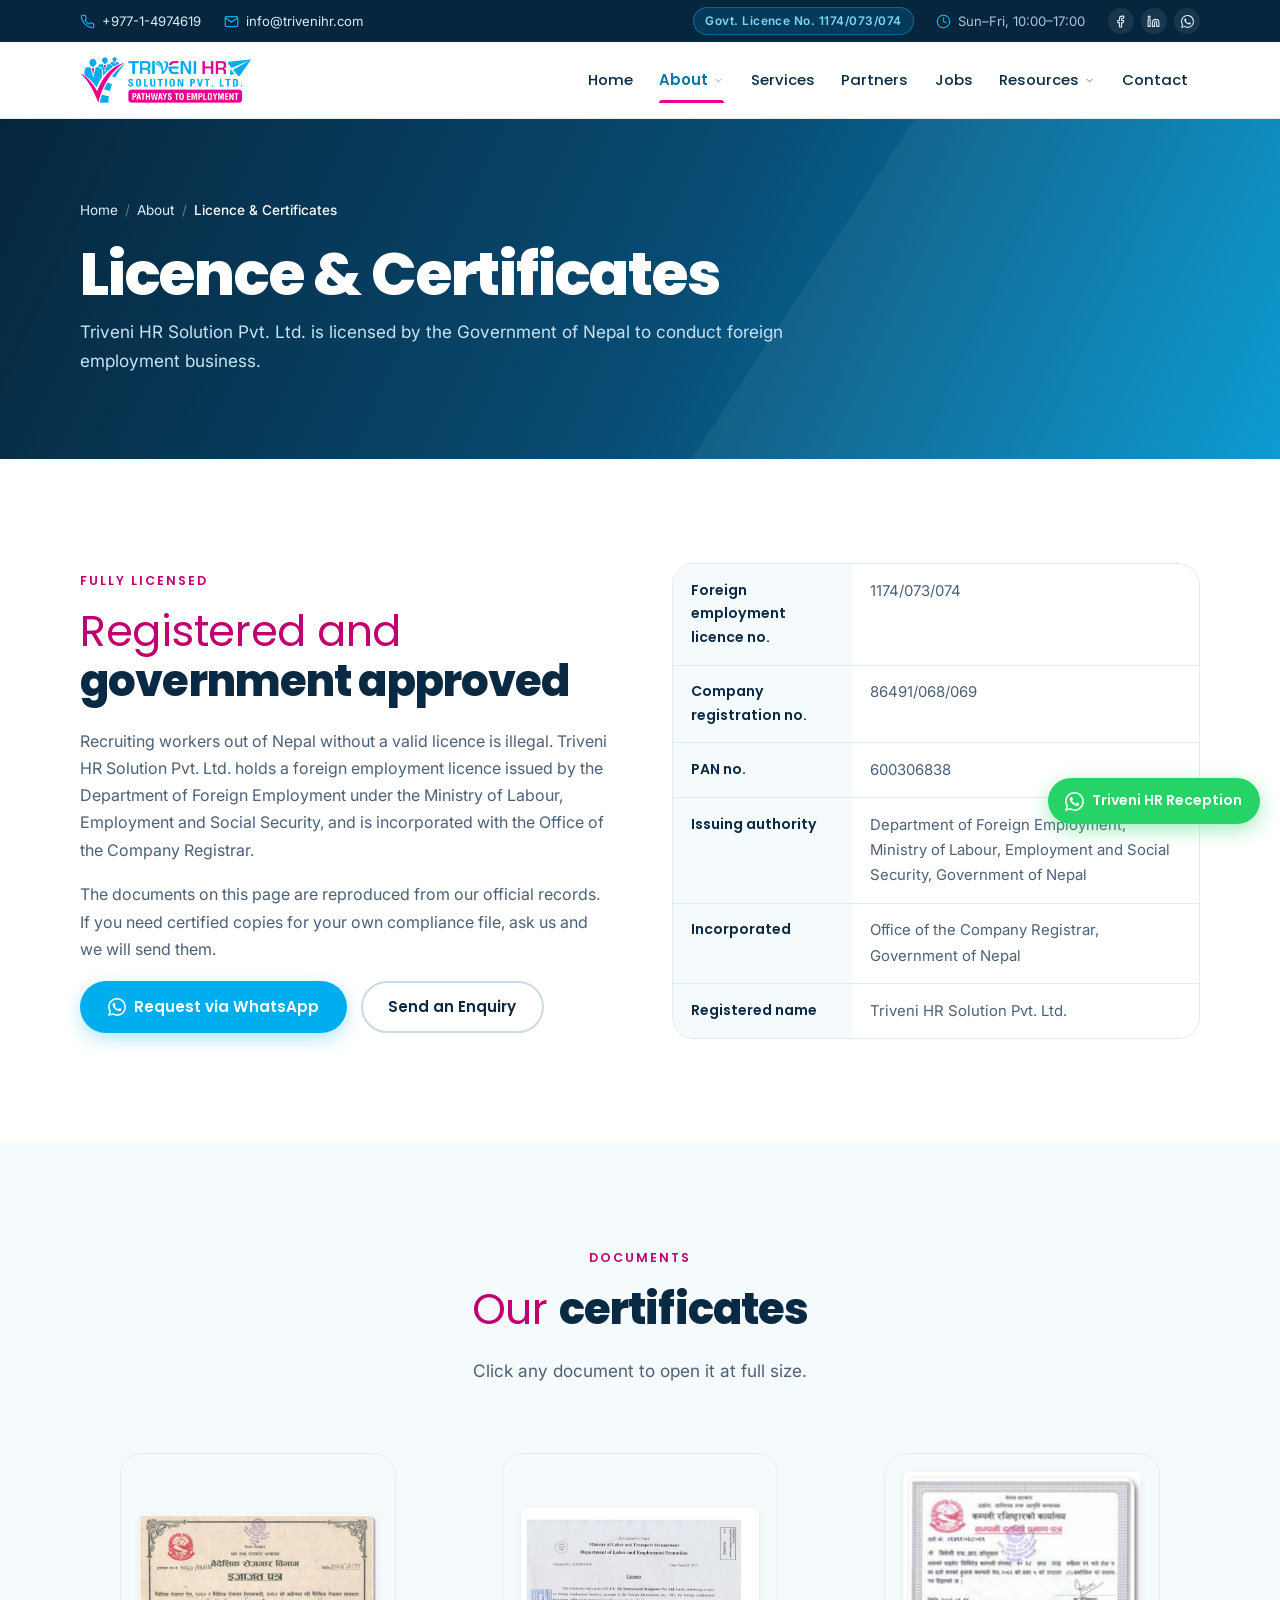
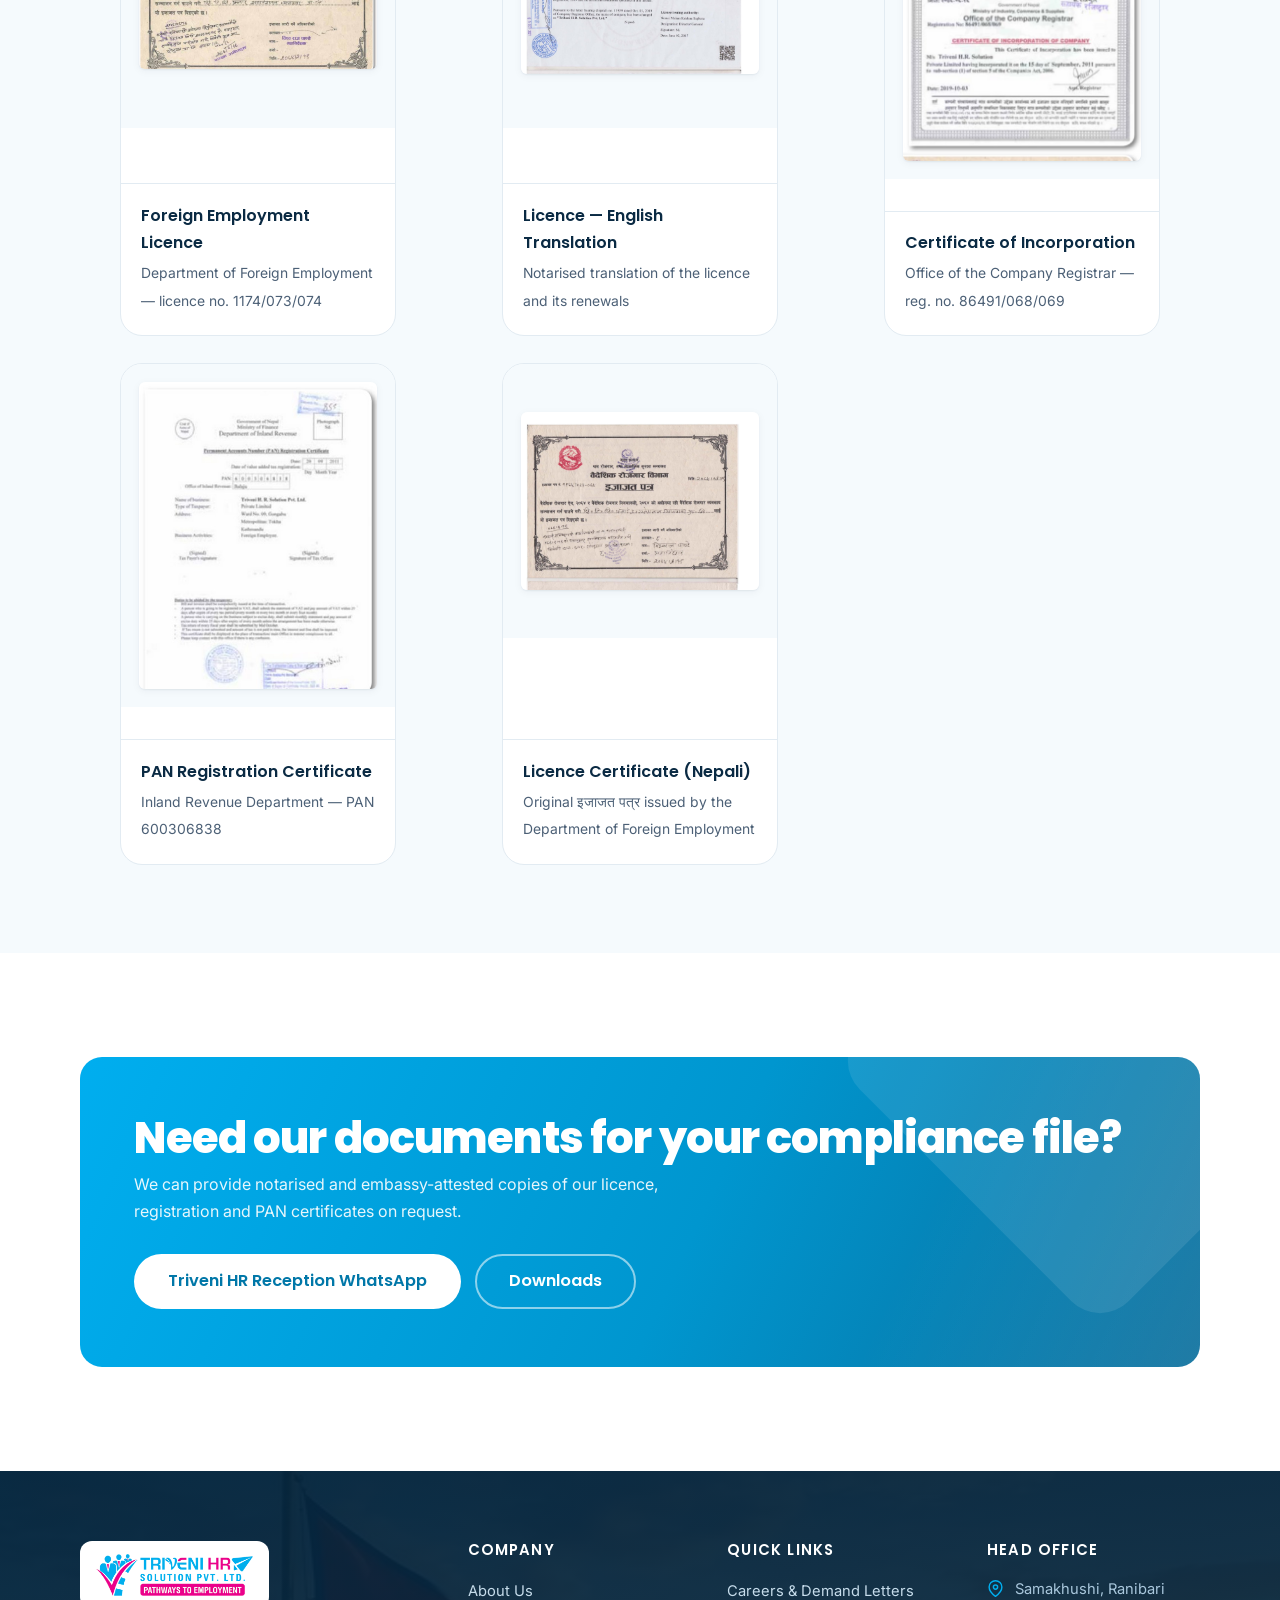
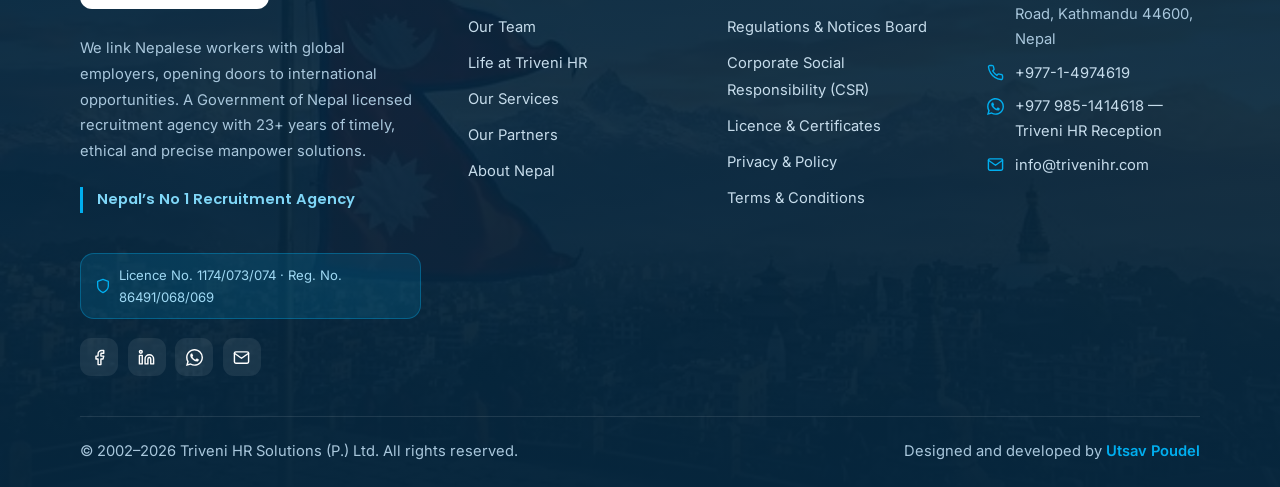
<file: licence.html>
<!DOCTYPE html>
<html lang="en">
<head>
<meta charset="utf-8">
<meta name="viewport" content="width=device-width, initial-scale=1">
<title>Licence &amp; Government Certificates | Triveni HR Solution Nepal</title>
<meta name="description" content="Government of Nepal foreign employment licence no. 1174/073/074, certificate of incorporation and PAN registration for Triveni HR Solution Pvt. Ltd., Kathmandu.">
<meta name="keywords" content="Triveni HR licence, foreign employment licence Nepal, licensed manpower agency Nepal, Department of Foreign Employment licence">
<link rel="canonical" href="https://www.trivenihr.com/licence.html">
<meta name="robots" content="index, follow, max-image-preview:large, max-snippet:-1, max-video-preview:-1">
<meta name="theme-color" content="#00AEEF">
<meta name="author" content="Triveni HR Solution Pvt. Ltd.">

<meta name="geo.region" content="NP-BA">
<meta name="geo.placename" content="Kathmandu, Nepal">
<meta name="geo.position" content="27.7372;85.3147">
<meta name="ICBM" content="27.7372, 85.3147">

<meta property="og:type" content="website">
<meta property="og:site_name" content="Triveni HR Solution Pvt. Ltd.">
<meta property="og:locale" content="en_US">
<meta property="og:title" content="Licence &amp; Government Certificates | Triveni HR Solution Nepal">
<meta property="og:description" content="Government of Nepal foreign employment licence no. 1174/073/074, certificate of incorporation and PAN registration for Triveni HR Solution Pvt. Ltd., Kathmandu.">
<meta property="og:url" content="https://www.trivenihr.com/licence.html">
<meta property="og:image" content="https://www.trivenihr.com/assets/img/brand/og-image.png">
<meta property="og:image:width" content="1200">
<meta property="og:image:height" content="630">
<meta name="twitter:card" content="summary_large_image">
<meta name="twitter:title" content="Licence &amp; Government Certificates | Triveni HR Solution Nepal">
<meta name="twitter:description" content="Government of Nepal foreign employment licence no. 1174/073/074, certificate of incorporation and PAN registration for Triveni HR Solution Pvt. Ltd., Kathmandu.">
<meta name="twitter:image" content="https://www.trivenihr.com/assets/img/brand/og-image.png">

<link rel="icon" type="image/png" href="assets/img/brand/favicon.png">
<link rel="apple-touch-icon" href="assets/img/brand/favicon.png">

<link rel="preconnect" href="https://fonts.googleapis.com">
<link rel="preconnect" href="https://fonts.gstatic.com" crossorigin>
<link rel="stylesheet" href="https://fonts.googleapis.com/css2?family=Inter:wght@400;500;600&family=Poppins:wght@300;400;500;600;700;800&display=swap">
<link rel="stylesheet" href="assets/css/style.css?v=4">

<script type="application/ld+json">
{
 "@context": "https://schema.org",
 "@graph": [
  {
   "@type": [
    "EmploymentAgency",
    "Organization"
   ],
   "@id": "https://www.trivenihr.com/#organization",
   "name": "Triveni HR Solution",
   "legalName": "Triveni HR Solution Pvt. Ltd.",
   "alternateName": [
    "Triveni HR",
    "Triveni H.R. Solution Pvt. Ltd.",
    "Triveni Manpower"
   ],
   "url": "https://www.trivenihr.com/",
   "logo": {
    "@type": "ImageObject",
    "url": "https://www.trivenihr.com/assets/img/brand/logo.png",
    "width": 600,
    "height": 161
   },
   "image": "https://www.trivenihr.com/assets/img/brand/og-image.png",
   "description": "Government of Nepal licensed manpower recruitment agency based in Kathmandu. Over 23 years supplying skilled, semi-skilled and professional Nepalese workers to employers in Qatar, Saudi Arabia, the UAE, Kuwait, Bahrain, Oman and Malaysia.",
   "foundingDate": "2002",
   "slogan": "Pathways to Employment",
   "email": "info@trivenihr.com",
   "telephone": "+977-1-4974619",
   "faxNumber": "+977-1-4974619",
   "address": {
    "@type": "PostalAddress",
    "streetAddress": "Samakhushi, Ranibari Road",
    "addressLocality": "Kathmandu",
    "addressRegion": "Bagmati Province",
    "postalCode": "44600",
    "addressCountry": "NP"
   },
   "geo": {
    "@type": "GeoCoordinates",
    "latitude": "27.7372",
    "longitude": "85.3147"
   },
   "hasMap": "https://maps.google.com/maps?q=Samakhushi,+Ranibari+Road,+Kathmandu,+Nepal",
   "openingHoursSpecification": [
    {
     "@type": "OpeningHoursSpecification",
     "dayOfWeek": [
      "Sunday",
      "Monday",
      "Tuesday",
      "Wednesday",
      "Thursday",
      "Friday"
     ],
     "opens": "10:00",
     "closes": "17:00"
    }
   ],
   "contactPoint": [
    {
     "@type": "ContactPoint",
     "telephone": "+977-1-4974619",
     "contactType": "customer service",
     "areaServed": [
      "NP",
      "Qatar",
      "Saudi Arabia",
      "United Arab Emirates",
      "Kuwait",
      "Bahrain",
      "Oman",
      "Malaysia"
     ],
     "availableLanguage": [
      "English",
      "Nepali",
      "Hindi"
     ]
    },
    {
     "@type": "ContactPoint",
     "telephone": "+977 985-1414618",
     "contactType": "reception",
     "availableLanguage": [
      "English",
      "Nepali",
      "Hindi"
     ]
    }
   ],
   "areaServed": [
    {
     "@type": "Country",
     "name": "Qatar"
    },
    {
     "@type": "Country",
     "name": "Saudi Arabia"
    },
    {
     "@type": "Country",
     "name": "United Arab Emirates"
    },
    {
     "@type": "Country",
     "name": "Kuwait"
    },
    {
     "@type": "Country",
     "name": "Bahrain"
    },
    {
     "@type": "Country",
     "name": "Oman"
    },
    {
     "@type": "Country",
     "name": "Malaysia"
    }
   ],
   "knowsAbout": [
    "Foreign employment recruitment",
    "Overseas manpower supply",
    "Nepalese workforce",
    "Gulf and GCC recruitment",
    "Labour permit processing",
    "Trade testing",
    "Pre-departure orientation training"
   ],
   "identifier": [
    {
     "@type": "PropertyValue",
     "name": "Foreign Employment Licence No.",
     "value": "1174/073/074"
    },
    {
     "@type": "PropertyValue",
     "name": "Company Registration No.",
     "value": "86491/068/069"
    },
    {
     "@type": "PropertyValue",
     "name": "PAN No.",
     "value": "600306838"
    }
   ],
   "numberOfEmployees": {
    "@type": "QuantitativeValue",
    "minValue": 50
   },
   "sameAs": [
    "https://www.facebook.com/profile.php?id=61566432877876",
    "https://www.linkedin.com/company/trivenihr/",
    "https://www.linkedin.com/company/trivenihrsolutions/"
   ]
  },
  {
   "@type": "WebSite",
   "@id": "https://www.trivenihr.com/#website",
   "url": "https://www.trivenihr.com/",
   "name": "Triveni HR Solution",
   "inLanguage": "en",
   "publisher": {
    "@id": "https://www.trivenihr.com/#organization"
   }
  },
  {
   "@type": "WebPage",
   "@id": "https://www.trivenihr.com/licence.html#webpage",
   "url": "https://www.trivenihr.com/licence.html",
   "name": "Licence &amp; Government Certificates | Triveni HR Solution Nepal",
   "description": "Government of Nepal foreign employment licence no. 1174/073/074, certificate of incorporation and PAN registration for Triveni HR Solution Pvt. Ltd., Kathmandu.",
   "inLanguage": "en",
   "isPartOf": {
    "@id": "https://www.trivenihr.com/#website"
   },
   "about": {
    "@id": "https://www.trivenihr.com/#organization"
   }
  },
  {
   "@type": "BreadcrumbList",
   "@id": "https://www.trivenihr.com/licence.html#breadcrumb",
   "itemListElement": [
    {
     "@type": "ListItem",
     "position": 1,
     "name": "Home",
     "item": "https://www.trivenihr.com/index.html"
    },
    {
     "@type": "ListItem",
     "position": 2,
     "name": "About",
     "item": "https://www.trivenihr.com/about.html"
    },
    {
     "@type": "ListItem",
     "position": 3,
     "name": "Licence & Certificates",
     "item": "https://www.trivenihr.com/licence.html"
    }
   ]
  }
 ]
}
</script>
</head>
<body>
<a class="skip-link" href="#main">Skip to content</a>

  <!-- ============ TOP BAR ============ -->
  <div class="topbar">
    <div class="container topbar__inner">
      <ul class="topbar__list">
        <li><svg viewBox="0 0 24 24" fill="none" stroke="currentColor" stroke-width="2" stroke-linecap="round" stroke-linejoin="round" aria-hidden="true" focusable="false"><path d="M22 16.92v3a2 2 0 0 1-2.18 2 19.79 19.79 0 0 1-8.63-3.07 19.5 19.5 0 0 1-6-6 19.79 19.79 0 0 1-3.07-8.67A2 2 0 0 1 4.11 2h3a2 2 0 0 1 2 1.72 12.84 12.84 0 0 0 .7 2.81 2 2 0 0 1-.45 2.11L8.09 9.91a16 16 0 0 0 6 6l1.27-1.27a2 2 0 0 1 2.11-.45 12.84 12.84 0 0 0 2.81.7A2 2 0 0 1 22 16.92z"/></svg><a href="tel:+97714974619">+977-1-4974619</a></li>
        <li><svg viewBox="0 0 24 24" fill="none" stroke="currentColor" stroke-width="2" stroke-linecap="round" stroke-linejoin="round" aria-hidden="true" focusable="false"><path d="M4 4h16c1.1 0 2 .9 2 2v12c0 1.1-.9 2-2 2H4c-1.1 0-2-.9-2-2V6c0-1.1.9-2 2-2z"/><polyline points="22,6 12,13 2,6"/></svg><a href="mailto:info@trivenihr.com">info@trivenihr.com</a></li>
      </ul>
      <ul class="topbar__list topbar__list--secondary">
        <li><span class="topbar__badge">Govt. Licence No. 1174/073/074</span></li>
        <li><svg viewBox="0 0 24 24" fill="none" stroke="currentColor" stroke-width="2" stroke-linecap="round" stroke-linejoin="round" aria-hidden="true" focusable="false"><circle cx="12" cy="12" r="10"/><polyline points="12 6 12 12 16 14"/></svg><span>Sun&ndash;Fri, 10:00&ndash;17:00</span></li>
        <li class="topbar__social">
          <a href="https://www.facebook.com/profile.php?id=61566432877876" target="_blank" rel="noopener" aria-label="Triveni HR on Facebook"><svg viewBox="0 0 24 24" fill="none" stroke="currentColor" stroke-width="2" stroke-linecap="round" stroke-linejoin="round" aria-hidden="true" focusable="false"><path d="M18 2h-3a5 5 0 0 0-5 5v3H7v4h3v8h4v-8h3l1-4h-4V7a1 1 0 0 1 1-1h3z"/></svg></a>
          <a href="https://www.linkedin.com/company/trivenihr/" target="_blank" rel="noopener" aria-label="Triveni HR on LinkedIn"><svg viewBox="0 0 24 24" fill="none" stroke="currentColor" stroke-width="2" stroke-linecap="round" stroke-linejoin="round" aria-hidden="true" focusable="false"><path d="M16 8a6 6 0 0 1 6 6v7h-4v-7a2 2 0 0 0-2-2 2 2 0 0 0-2 2v7h-4v-7a6 6 0 0 1 6-6z"/><rect x="2" y="9" width="4" height="12"/><circle cx="4" cy="4" r="2"/></svg></a>
          <a href="https://wa.me/9779851414618" target="_blank" rel="noopener" aria-label="WhatsApp Triveni HR Reception"><svg viewBox="0 0 24 24" fill="currentColor" stroke="none" aria-hidden="true" focusable="false"><path d="M17.472 14.382c-.297-.149-1.758-.867-2.03-.967-.273-.099-.471-.148-.67.15-.197.297-.767.966-.94 1.164-.173.199-.347.223-.644.075-.297-.15-1.255-.463-2.39-1.475-.883-.788-1.48-1.761-1.653-2.059-.173-.297-.018-.458.13-.606.134-.133.298-.347.446-.52.149-.174.198-.298.298-.497.099-.198.05-.371-.025-.52-.075-.149-.669-1.612-.916-2.207-.242-.579-.487-.5-.669-.51a12.8 12.8 0 0 0-.57-.01c-.198 0-.52.074-.792.372-.272.297-1.04 1.016-1.04 2.479 0 1.462 1.065 2.875 1.213 3.074.149.198 2.096 3.2 5.077 4.487.709.306 1.262.489 1.694.625.712.227 1.36.195 1.871.118.571-.085 1.758-.719 2.006-1.413.248-.694.248-1.289.173-1.413-.074-.124-.272-.198-.57-.347m-5.421 7.403h-.004a9.87 9.87 0 0 1-5.031-1.378l-.361-.214-3.741.982.998-3.648-.235-.374a9.86 9.86 0 0 1-1.51-5.26c.001-5.45 4.436-9.884 9.888-9.884a9.82 9.82 0 0 1 6.988 2.896 9.825 9.825 0 0 1 2.893 6.994c-.003 5.45-4.437 9.885-9.885 9.885M20.52 3.449C18.24 1.245 15.24 0 12.045 0 5.463 0 .104 5.359.101 11.945c0 2.096.549 4.142 1.595 5.945L0 24l6.305-1.654a11.882 11.882 0 0 0 5.683 1.448h.005c6.582 0 11.94-5.359 11.943-11.945a11.86 11.86 0 0 0-3.416-8.4"/></svg></a>
        </li>
      </ul>
    </div>
  </div>

  <!-- ============ HEADER ============ -->
  <header class="header">
    <div class="container header__inner">
      <a class="brand" href="index.html" aria-label="Triveni HR Solution Pvt. Ltd. &mdash; home">
        <img src="assets/img/brand/logo.png" alt="Triveni HR Solution Pvt. Ltd. — Pathways to Employment" width="600" height="161">
      </a>

      <nav class="nav" id="site-nav" aria-label="Main">
        <ul class="nav__list">
            <li><a class="nav__link" href="index.html">Home</a></li>
            <li class="nav__item--has-menu"><a class="nav__link" href="about.html" aria-current="page">About<svg class="nav__caret" viewBox="0 0 24 24" fill="none" stroke="currentColor" stroke-width="2" stroke-linecap="round" stroke-linejoin="round" aria-hidden="true" focusable="false"><polyline points="6 9 12 15 18 9"/></svg></a><ul class="nav__menu"><li><a href="about.html">Company Overview</a></li><li><a href="team.html">Our Team</a></li><li><a href="life.html">Life at Triveni HR</a></li><li><a href="life.html#csr">Corporate Social Responsibility</a></li><li><a href="licence.html">Licence &amp; Certificates</a></li></ul></li>
            <li><a class="nav__link" href="services.html">Services</a></li>
            <li><a class="nav__link" href="clients.html">Partners</a></li>
            <li><a class="nav__link" href="jobs.html">Jobs</a></li>
            <li class="nav__item--has-menu"><a class="nav__link" href="downloads.html">Resources<svg class="nav__caret" viewBox="0 0 24 24" fill="none" stroke="currentColor" stroke-width="2" stroke-linecap="round" stroke-linejoin="round" aria-hidden="true" focusable="false"><polyline points="6 9 12 15 18 9"/></svg></a><ul class="nav__menu"><li><a href="downloads.html">Downloads</a></li><li><a href="nepal.html">About Nepal</a></li></ul></li>
            <li><a class="nav__link" href="contact.html">Contact</a></li>
        </ul>
        <div class="nav__mobile-cta">
          <a class="btn btn--outline" href="https://wa.me/9779851414618" target="_blank" rel="noopener"><svg viewBox="0 0 24 24" fill="currentColor" stroke="none" aria-hidden="true" focusable="false"><path d="M17.472 14.382c-.297-.149-1.758-.867-2.03-.967-.273-.099-.471-.148-.67.15-.197.297-.767.966-.94 1.164-.173.199-.347.223-.644.075-.297-.15-1.255-.463-2.39-1.475-.883-.788-1.48-1.761-1.653-2.059-.173-.297-.018-.458.13-.606.134-.133.298-.347.446-.52.149-.174.198-.298.298-.497.099-.198.05-.371-.025-.52-.075-.149-.669-1.612-.916-2.207-.242-.579-.487-.5-.669-.51a12.8 12.8 0 0 0-.57-.01c-.198 0-.52.074-.792.372-.272.297-1.04 1.016-1.04 2.479 0 1.462 1.065 2.875 1.213 3.074.149.198 2.096 3.2 5.077 4.487.709.306 1.262.489 1.694.625.712.227 1.36.195 1.871.118.571-.085 1.758-.719 2.006-1.413.248-.694.248-1.289.173-1.413-.074-.124-.272-.198-.57-.347m-5.421 7.403h-.004a9.87 9.87 0 0 1-5.031-1.378l-.361-.214-3.741.982.998-3.648-.235-.374a9.86 9.86 0 0 1-1.51-5.26c.001-5.45 4.436-9.884 9.888-9.884a9.82 9.82 0 0 1 6.988 2.896 9.825 9.825 0 0 1 2.893 6.994c-.003 5.45-4.437 9.885-9.885 9.885M20.52 3.449C18.24 1.245 15.24 0 12.045 0 5.463 0 .104 5.359.101 11.945c0 2.096.549 4.142 1.595 5.945L0 24l6.305-1.654a11.882 11.882 0 0 0 5.683 1.448h.005c6.582 0 11.94-5.359 11.943-11.945a11.86 11.86 0 0 0-3.416-8.4"/></svg>Triveni HR Reception</a>
        </div>
      </nav>

      <button class="nav-toggle" type="button" aria-expanded="false" aria-controls="site-nav" aria-label="Toggle navigation menu">
        <span></span>
      </button>
    </div>
  </header>

  <main id="main">
    <section class="page-hero">
      <div class="container">
        <ul class="breadcrumb"><li><a href="index.html">Home</a></li><li><a href="about.html">About</a></li><li aria-current="page">Licence &amp; Certificates</li></ul>
        <h1>Licence &amp; Certificates</h1>
        <p>Triveni HR Solution Pvt. Ltd. is licensed by the Government of Nepal to conduct foreign employment business.</p>
      </div>
    </section>

    <section class="section">
      <div class="container">
        <div class="split">
          <div class="reveal">
            <span class="eyebrow">Fully licensed</span>
            <h2 class="dual"><span>Registered and</span><strong>government approved</strong></h2>
            <p>Recruiting workers out of Nepal without a valid licence is illegal. Triveni HR Solution Pvt.
               Ltd. holds a foreign employment licence issued by the Department of Foreign Employment under
               the Ministry of Labour, Employment and Social Security, and is incorporated with the Office of
               the Company Registrar.</p>
            <p>The documents on this page are reproduced from our official records. If you need certified
               copies for your own compliance file, ask us and we will send them.</p>
            <div class="btn-row">
              <a class="btn btn--primary" href="https://wa.me/9779851414618" target="_blank" rel="noopener"><svg viewBox="0 0 24 24" fill="currentColor" stroke="none" aria-hidden="true" focusable="false"><path d="M17.472 14.382c-.297-.149-1.758-.867-2.03-.967-.273-.099-.471-.148-.67.15-.197.297-.767.966-.94 1.164-.173.199-.347.223-.644.075-.297-.15-1.255-.463-2.39-1.475-.883-.788-1.48-1.761-1.653-2.059-.173-.297-.018-.458.13-.606.134-.133.298-.347.446-.52.149-.174.198-.298.298-.497.099-.198.05-.371-.025-.52-.075-.149-.669-1.612-.916-2.207-.242-.579-.487-.5-.669-.51a12.8 12.8 0 0 0-.57-.01c-.198 0-.52.074-.792.372-.272.297-1.04 1.016-1.04 2.479 0 1.462 1.065 2.875 1.213 3.074.149.198 2.096 3.2 5.077 4.487.709.306 1.262.489 1.694.625.712.227 1.36.195 1.871.118.571-.085 1.758-.719 2.006-1.413.248-.694.248-1.289.173-1.413-.074-.124-.272-.198-.57-.347m-5.421 7.403h-.004a9.87 9.87 0 0 1-5.031-1.378l-.361-.214-3.741.982.998-3.648-.235-.374a9.86 9.86 0 0 1-1.51-5.26c.001-5.45 4.436-9.884 9.888-9.884a9.82 9.82 0 0 1 6.988 2.896 9.825 9.825 0 0 1 2.893 6.994c-.003 5.45-4.437 9.885-9.885 9.885M20.52 3.449C18.24 1.245 15.24 0 12.045 0 5.463 0 .104 5.359.101 11.945c0 2.096.549 4.142 1.595 5.945L0 24l6.305-1.654a11.882 11.882 0 0 0 5.683 1.448h.005c6.582 0 11.94-5.359 11.943-11.945a11.86 11.86 0 0 0-3.416-8.4"/></svg>Request via WhatsApp</a>
              <a class="btn btn--outline" href="contact.html">Send an Enquiry</a>
            </div>
          </div>
          <div class="reveal reveal-d1">
            <div class="facts">
              <dl>
                <div class="row"><dt>Foreign employment licence no.</dt><dd>1174/073/074</dd></div>
                <div class="row"><dt>Company registration no.</dt><dd>86491/068/069</dd></div>
                <div class="row"><dt>PAN no.</dt><dd>600306838</dd></div>
                <div class="row"><dt>Issuing authority</dt><dd>Department of Foreign Employment, Ministry of Labour, Employment and Social Security, Government of Nepal</dd></div>
                <div class="row"><dt>Incorporated</dt><dd>Office of the Company Registrar, Government of Nepal</dd></div>
                <div class="row"><dt>Registered name</dt><dd>Triveni HR Solution Pvt. Ltd.</dd></div>
              </dl>
            </div>
          </div>
        </div>
      </div>
    </section>

    <section class="section section--soft">
      <div class="container">
        <div class="section-head section-head--center">
          <span class="eyebrow">Documents</span>
          <h2 class="dual dual--inline"><span>Our </span><strong>certificates</strong></h2>
          <p>Click any document to open it at full size.</p>
        </div>
        <div class="docs">
          <figure class="doc reveal">
            <a class="doc__img" href="assets/img/docs/foreign-employment-licence.jpg" target="_blank" rel="noopener">
              <img src="assets/img/docs/foreign-employment-licence.jpg" alt="Foreign employment licence issued by the Department of Foreign Employment, Government of Nepal" width="914" height="600" loading="lazy">
            </a>
            <figcaption><strong>Foreign Employment Licence</strong><span>Department of Foreign Employment &mdash; licence no. 1174/073/074</span></figcaption>
          </figure>
          <figure class="doc reveal reveal-d1">
            <a class="doc__img" href="assets/img/docs/licence-translation.jpg" target="_blank" rel="noopener">
              <img src="assets/img/docs/licence-translation.jpg" alt="Notarised English translation of the Triveni HR foreign employment licence" width="1394" height="968" loading="lazy">
            </a>
            <figcaption><strong>Licence &mdash; English Translation</strong><span>Notarised translation of the licence and its renewals</span></figcaption>
          </figure>
          <figure class="doc reveal reveal-d2">
            <a class="doc__img" href="assets/img/docs/company-registration.jpg" target="_blank" rel="noopener">
              <img src="assets/img/docs/company-registration.jpg" alt="Certificate of incorporation from the Office of the Company Registrar, Nepal" width="484" height="587" loading="lazy">
            </a>
            <figcaption><strong>Certificate of Incorporation</strong><span>Office of the Company Registrar &mdash; reg. no. 86491/068/069</span></figcaption>
          </figure>
          <figure class="doc reveal reveal-d3">
            <a class="doc__img" href="assets/img/docs/pan-certificate.jpg" target="_blank" rel="noopener">
              <img src="assets/img/docs/pan-certificate.jpg" alt="Permanent Account Number (PAN) registration certificate, Inland Revenue Department, Nepal" width="423" height="546" loading="lazy">
            </a>
            <figcaption><strong>PAN Registration Certificate</strong><span>Inland Revenue Department &mdash; PAN 600306838</span></figcaption>
          </figure>
          <figure class="doc reveal">
            <a class="doc__img" href="assets/img/docs/licence-original.jpg" target="_blank" rel="noopener">
              <img src="assets/img/docs/licence-original.jpg" alt="Original Nepali-language foreign employment licence certificate" width="1360" height="1012" loading="lazy">
            </a>
            <figcaption><strong>Licence Certificate (Nepali)</strong><span>Original &#2311;&#2332;&#2366;&#2332;&#2340; &#2346;&#2340;&#2381;&#2352; issued by the Department of Foreign Employment</span></figcaption>
          </figure>
        </div>
      </div>
    </section>

    <section class="section">
      <div class="container">
        <div class="cta reveal">
          <div class="cta__inner">
            <div>
              <h2>Need our documents for your compliance file?</h2>
              <p>We can provide notarised and embassy-attested copies of our licence, registration and PAN certificates on request.</p>
            </div>
            <div class="btn-row">
              <a class="btn btn--white btn--lg" href="https://wa.me/9779851414618">Triveni HR Reception WhatsApp</a>
              <a class="btn btn--ghost-white btn--lg" href="downloads.html">Downloads</a>
            </div>
          </div>
        </div>
      </div>
    </section>

  </main>

  <!-- ============ FOOTER ============ -->
  <footer class="footer">
    <img class="footer__bg" src="assets/img/nepal/valley-flag.jpg" alt="" aria-hidden="true" width="645" height="360" loading="lazy">
    <div class="container">
      <div class="footer__grid">
        <div class="footer__brandcol">
          <div class="footer__logo">
            <img src="assets/img/brand/logo.png" alt="Triveni HR Solution Pvt. Ltd." width="600" height="161">
          </div>
          <p>We link Nepalese workers with global employers, opening doors to international
             opportunities. A Government of Nepal licensed recruitment agency with 23+ years of
             timely, ethical and precise manpower solutions.</p>
          <p class="footer__promise">Nepal&rsquo;s No 1 Recruitment Agency</p>
          <div class="footer__licence">
            <svg viewBox="0 0 24 24" fill="none" stroke="currentColor" stroke-width="2" stroke-linecap="round" stroke-linejoin="round" aria-hidden="true" focusable="false"><path d="M12 22s8-4 8-10V5l-8-3-8 3v7c0 6 8 10 8 10z"/></svg><span>Licence No. 1174/073/074 &middot; Reg. No. 86491/068/069</span>
          </div>
          <div class="footer__social">
            <a href="https://www.facebook.com/profile.php?id=61566432877876" target="_blank" rel="noopener" aria-label="Facebook"><svg viewBox="0 0 24 24" fill="none" stroke="currentColor" stroke-width="2" stroke-linecap="round" stroke-linejoin="round" aria-hidden="true" focusable="false"><path d="M18 2h-3a5 5 0 0 0-5 5v3H7v4h3v8h4v-8h3l1-4h-4V7a1 1 0 0 1 1-1h3z"/></svg></a>
            <a href="https://www.linkedin.com/company/trivenihr/" target="_blank" rel="noopener" aria-label="LinkedIn"><svg viewBox="0 0 24 24" fill="none" stroke="currentColor" stroke-width="2" stroke-linecap="round" stroke-linejoin="round" aria-hidden="true" focusable="false"><path d="M16 8a6 6 0 0 1 6 6v7h-4v-7a2 2 0 0 0-2-2 2 2 0 0 0-2 2v7h-4v-7a6 6 0 0 1 6-6z"/><rect x="2" y="9" width="4" height="12"/><circle cx="4" cy="4" r="2"/></svg></a>
            <a href="https://wa.me/9779851414618" target="_blank" rel="noopener" aria-label="WhatsApp Triveni HR Reception"><svg viewBox="0 0 24 24" fill="currentColor" stroke="none" aria-hidden="true" focusable="false"><path d="M17.472 14.382c-.297-.149-1.758-.867-2.03-.967-.273-.099-.471-.148-.67.15-.197.297-.767.966-.94 1.164-.173.199-.347.223-.644.075-.297-.15-1.255-.463-2.39-1.475-.883-.788-1.48-1.761-1.653-2.059-.173-.297-.018-.458.13-.606.134-.133.298-.347.446-.52.149-.174.198-.298.298-.497.099-.198.05-.371-.025-.52-.075-.149-.669-1.612-.916-2.207-.242-.579-.487-.5-.669-.51a12.8 12.8 0 0 0-.57-.01c-.198 0-.52.074-.792.372-.272.297-1.04 1.016-1.04 2.479 0 1.462 1.065 2.875 1.213 3.074.149.198 2.096 3.2 5.077 4.487.709.306 1.262.489 1.694.625.712.227 1.36.195 1.871.118.571-.085 1.758-.719 2.006-1.413.248-.694.248-1.289.173-1.413-.074-.124-.272-.198-.57-.347m-5.421 7.403h-.004a9.87 9.87 0 0 1-5.031-1.378l-.361-.214-3.741.982.998-3.648-.235-.374a9.86 9.86 0 0 1-1.51-5.26c.001-5.45 4.436-9.884 9.888-9.884a9.82 9.82 0 0 1 6.988 2.896 9.825 9.825 0 0 1 2.893 6.994c-.003 5.45-4.437 9.885-9.885 9.885M20.52 3.449C18.24 1.245 15.24 0 12.045 0 5.463 0 .104 5.359.101 11.945c0 2.096.549 4.142 1.595 5.945L0 24l6.305-1.654a11.882 11.882 0 0 0 5.683 1.448h.005c6.582 0 11.94-5.359 11.943-11.945a11.86 11.86 0 0 0-3.416-8.4"/></svg></a>
            <a href="mailto:info@trivenihr.com" aria-label="Email us"><svg viewBox="0 0 24 24" fill="none" stroke="currentColor" stroke-width="2" stroke-linecap="round" stroke-linejoin="round" aria-hidden="true" focusable="false"><path d="M4 4h16c1.1 0 2 .9 2 2v12c0 1.1-.9 2-2 2H4c-1.1 0-2-.9-2-2V6c0-1.1.9-2 2-2z"/><polyline points="22,6 12,13 2,6"/></svg></a>
          </div>
        </div>

        <div>
          <h2>Company</h2>
          <ul>
            <li><a href="about.html">About Us</a></li>
            <li><a href="team.html">Our Team</a></li>
            <li><a href="life.html">Life at Triveni HR</a></li>
            <li><a href="services.html">Our Services</a></li>
            <li><a href="clients.html">Our Partners</a></li>
            <li><a href="nepal.html">About Nepal</a></li>
          </ul>
        </div>

        <div>
          <h2>Quick Links</h2>
          <ul>
            <li><a href="jobs.html">Careers &amp; Demand Letters</a></li>
            <li><a href="notices.html">Regulations &amp; Notices Board</a></li>
            <li><a href="life.html#csr">Corporate Social Responsibility (CSR)</a></li>
            <li><a href="licence.html">Licence &amp; Certificates</a></li>
            <li><a href="privacy.html">Privacy &amp; Policy</a></li>
            <li><a href="terms.html">Terms &amp; Conditions</a></li>
          </ul>
        </div>

        <div>
          <h2>Head Office</h2>
          <ul class="footer__contact">
            <li><svg viewBox="0 0 24 24" fill="none" stroke="currentColor" stroke-width="2" stroke-linecap="round" stroke-linejoin="round" aria-hidden="true" focusable="false"><path d="M21 10c0 7-9 13-9 13s-9-6-9-13a9 9 0 0 1 18 0z"/><circle cx="12" cy="10" r="3"/></svg><span>Samakhushi, Ranibari Road, Kathmandu 44600, Nepal</span></li>
            <li><svg viewBox="0 0 24 24" fill="none" stroke="currentColor" stroke-width="2" stroke-linecap="round" stroke-linejoin="round" aria-hidden="true" focusable="false"><path d="M22 16.92v3a2 2 0 0 1-2.18 2 19.79 19.79 0 0 1-8.63-3.07 19.5 19.5 0 0 1-6-6 19.79 19.79 0 0 1-3.07-8.67A2 2 0 0 1 4.11 2h3a2 2 0 0 1 2 1.72 12.84 12.84 0 0 0 .7 2.81 2 2 0 0 1-.45 2.11L8.09 9.91a16 16 0 0 0 6 6l1.27-1.27a2 2 0 0 1 2.11-.45 12.84 12.84 0 0 0 2.81.7A2 2 0 0 1 22 16.92z"/></svg><a href="tel:+97714974619">+977-1-4974619</a></li>
            <li><svg viewBox="0 0 24 24" fill="currentColor" stroke="none" aria-hidden="true" focusable="false"><path d="M17.472 14.382c-.297-.149-1.758-.867-2.03-.967-.273-.099-.471-.148-.67.15-.197.297-.767.966-.94 1.164-.173.199-.347.223-.644.075-.297-.15-1.255-.463-2.39-1.475-.883-.788-1.48-1.761-1.653-2.059-.173-.297-.018-.458.13-.606.134-.133.298-.347.446-.52.149-.174.198-.298.298-.497.099-.198.05-.371-.025-.52-.075-.149-.669-1.612-.916-2.207-.242-.579-.487-.5-.669-.51a12.8 12.8 0 0 0-.57-.01c-.198 0-.52.074-.792.372-.272.297-1.04 1.016-1.04 2.479 0 1.462 1.065 2.875 1.213 3.074.149.198 2.096 3.2 5.077 4.487.709.306 1.262.489 1.694.625.712.227 1.36.195 1.871.118.571-.085 1.758-.719 2.006-1.413.248-.694.248-1.289.173-1.413-.074-.124-.272-.198-.57-.347m-5.421 7.403h-.004a9.87 9.87 0 0 1-5.031-1.378l-.361-.214-3.741.982.998-3.648-.235-.374a9.86 9.86 0 0 1-1.51-5.26c.001-5.45 4.436-9.884 9.888-9.884a9.82 9.82 0 0 1 6.988 2.896 9.825 9.825 0 0 1 2.893 6.994c-.003 5.45-4.437 9.885-9.885 9.885M20.52 3.449C18.24 1.245 15.24 0 12.045 0 5.463 0 .104 5.359.101 11.945c0 2.096.549 4.142 1.595 5.945L0 24l6.305-1.654a11.882 11.882 0 0 0 5.683 1.448h.005c6.582 0 11.94-5.359 11.943-11.945a11.86 11.86 0 0 0-3.416-8.4"/></svg><a href="https://wa.me/9779851414618" target="_blank" rel="noopener">+977 985-1414618 &mdash; Triveni HR Reception</a></li>
            <li><svg viewBox="0 0 24 24" fill="none" stroke="currentColor" stroke-width="2" stroke-linecap="round" stroke-linejoin="round" aria-hidden="true" focusable="false"><path d="M4 4h16c1.1 0 2 .9 2 2v12c0 1.1-.9 2-2 2H4c-1.1 0-2-.9-2-2V6c0-1.1.9-2 2-2z"/><polyline points="22,6 12,13 2,6"/></svg><a href="mailto:info@trivenihr.com">info@trivenihr.com</a></li>
          </ul>
        </div>
      </div>

      <div class="footer__bar">
        <p>&copy; 2002&ndash;<span data-year>2026</span> Triveni HR Solutions (P.) Ltd. All rights reserved.</p>
        <p class="footer__credit">Designed and developed by
          <a href="https://www.linkedin.com/in/utsavpoudell/" target="_blank" rel="noopener">Utsav Poudel</a></p>
      </div>
    </div>
  </footer>

  <div class="floaters">
    <a class="wa-float" href="https://wa.me/9779851414618" target="_blank" rel="noopener"
       aria-label="Triveni HR Reception on WhatsApp"><svg viewBox="0 0 24 24" fill="currentColor" stroke="none" aria-hidden="true" focusable="false"><path d="M17.472 14.382c-.297-.149-1.758-.867-2.03-.967-.273-.099-.471-.148-.67.15-.197.297-.767.966-.94 1.164-.173.199-.347.223-.644.075-.297-.15-1.255-.463-2.39-1.475-.883-.788-1.48-1.761-1.653-2.059-.173-.297-.018-.458.13-.606.134-.133.298-.347.446-.52.149-.174.198-.298.298-.497.099-.198.05-.371-.025-.52-.075-.149-.669-1.612-.916-2.207-.242-.579-.487-.5-.669-.51a12.8 12.8 0 0 0-.57-.01c-.198 0-.52.074-.792.372-.272.297-1.04 1.016-1.04 2.479 0 1.462 1.065 2.875 1.213 3.074.149.198 2.096 3.2 5.077 4.487.709.306 1.262.489 1.694.625.712.227 1.36.195 1.871.118.571-.085 1.758-.719 2.006-1.413.248-.694.248-1.289.173-1.413-.074-.124-.272-.198-.57-.347m-5.421 7.403h-.004a9.87 9.87 0 0 1-5.031-1.378l-.361-.214-3.741.982.998-3.648-.235-.374a9.86 9.86 0 0 1-1.51-5.26c.001-5.45 4.436-9.884 9.888-9.884a9.82 9.82 0 0 1 6.988 2.896 9.825 9.825 0 0 1 2.893 6.994c-.003 5.45-4.437 9.885-9.885 9.885M20.52 3.449C18.24 1.245 15.24 0 12.045 0 5.463 0 .104 5.359.101 11.945c0 2.096.549 4.142 1.595 5.945L0 24l6.305-1.654a11.882 11.882 0 0 0 5.683 1.448h.005c6.582 0 11.94-5.359 11.943-11.945a11.86 11.86 0 0 0-3.416-8.4"/></svg><span>Triveni HR Reception</span></a>
    <button class="to-top" type="button" aria-label="Back to top"><svg viewBox="0 0 24 24" fill="none" stroke="currentColor" stroke-width="2" stroke-linecap="round" stroke-linejoin="round" aria-hidden="true" focusable="false"><line x1="12" y1="19" x2="12" y2="5"/><polyline points="5 12 12 5 19 12"/></svg></button>
  </div>

  <script src="assets/js/main.js?v=4" defer></script>
</body>
</html>
</file>
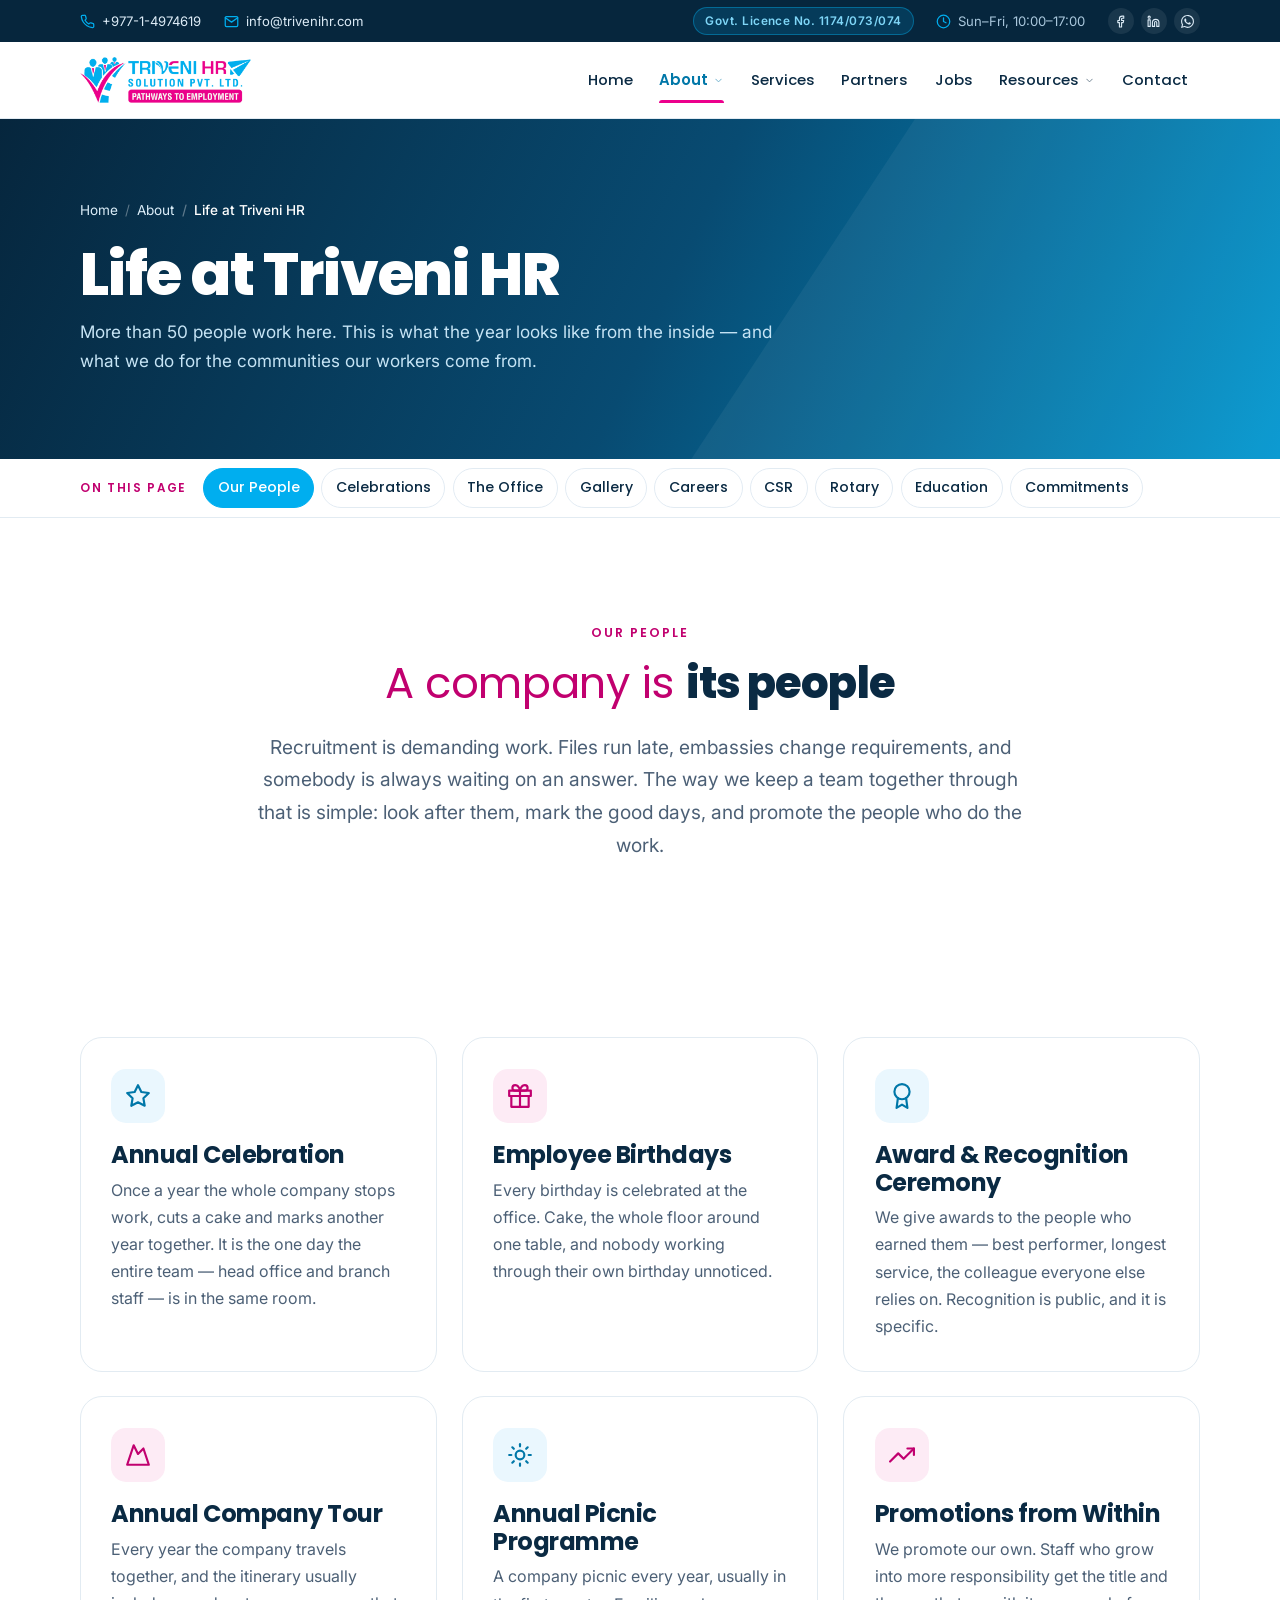
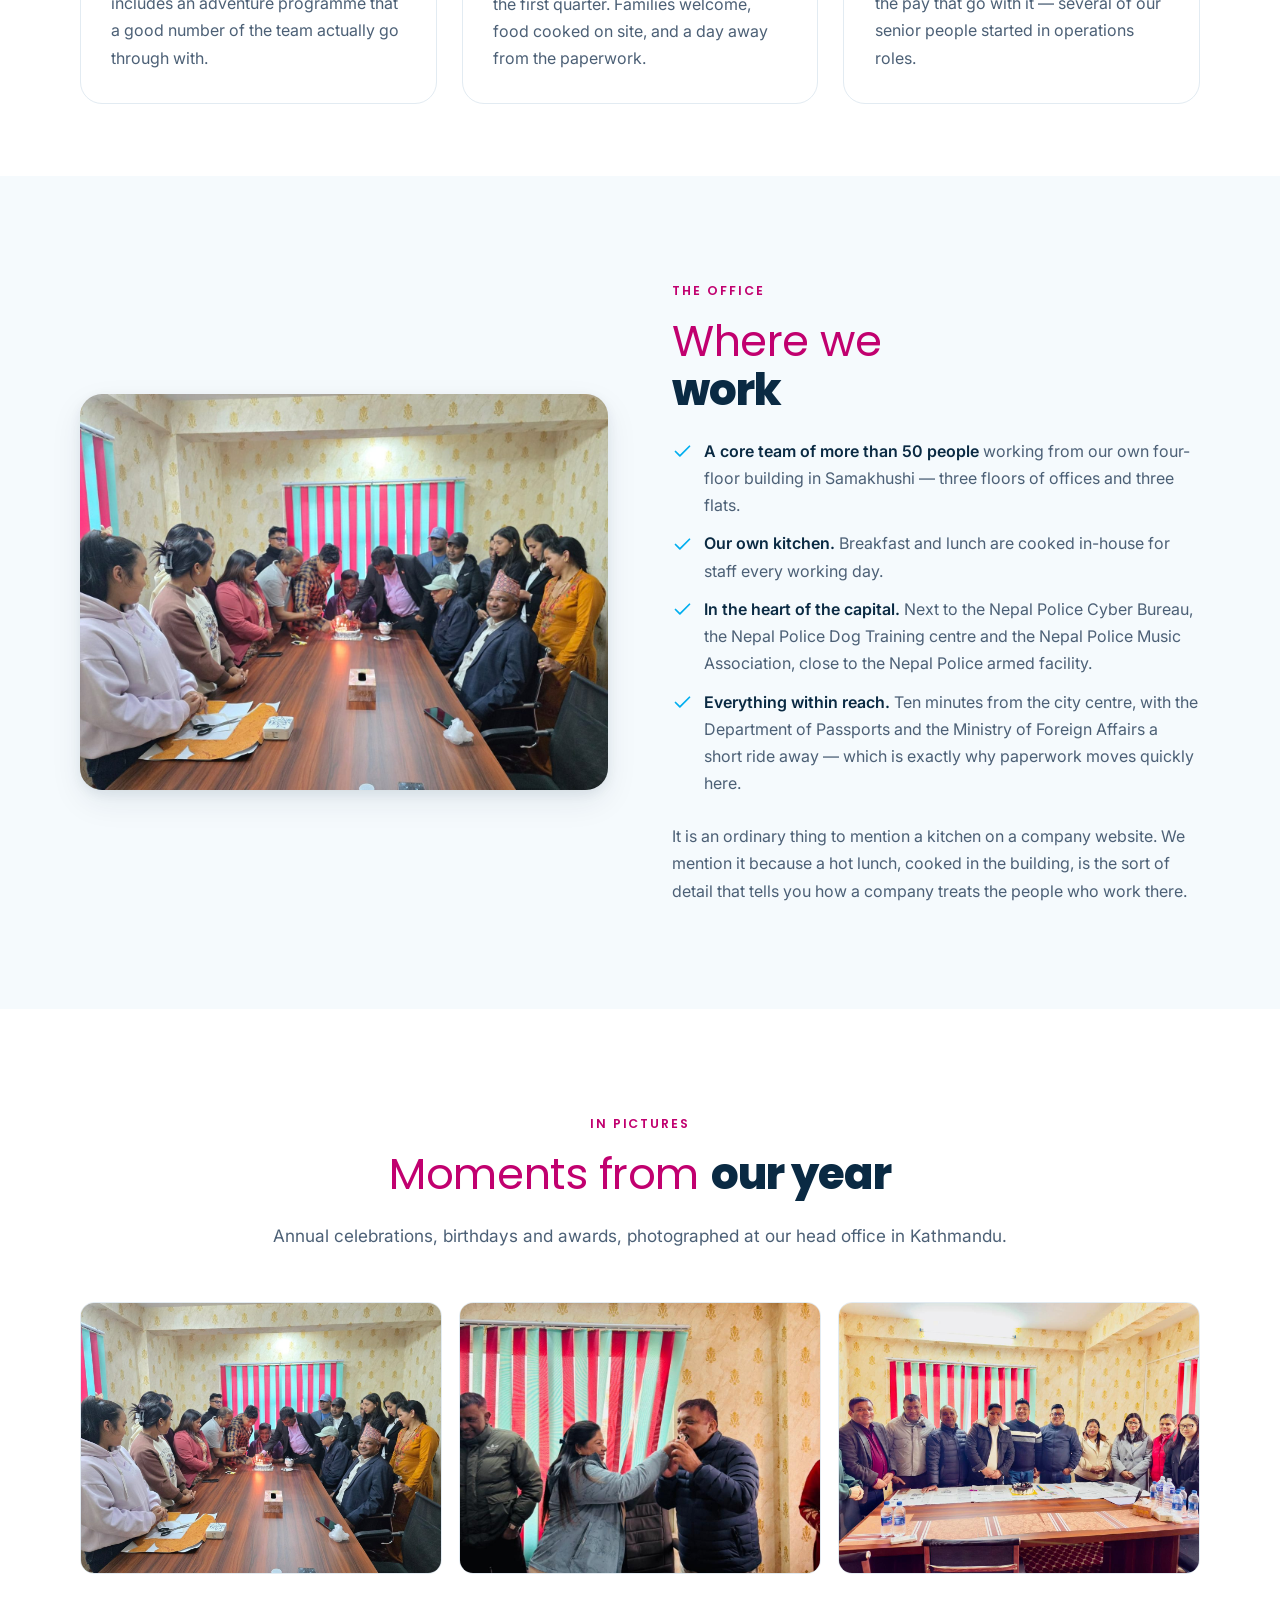
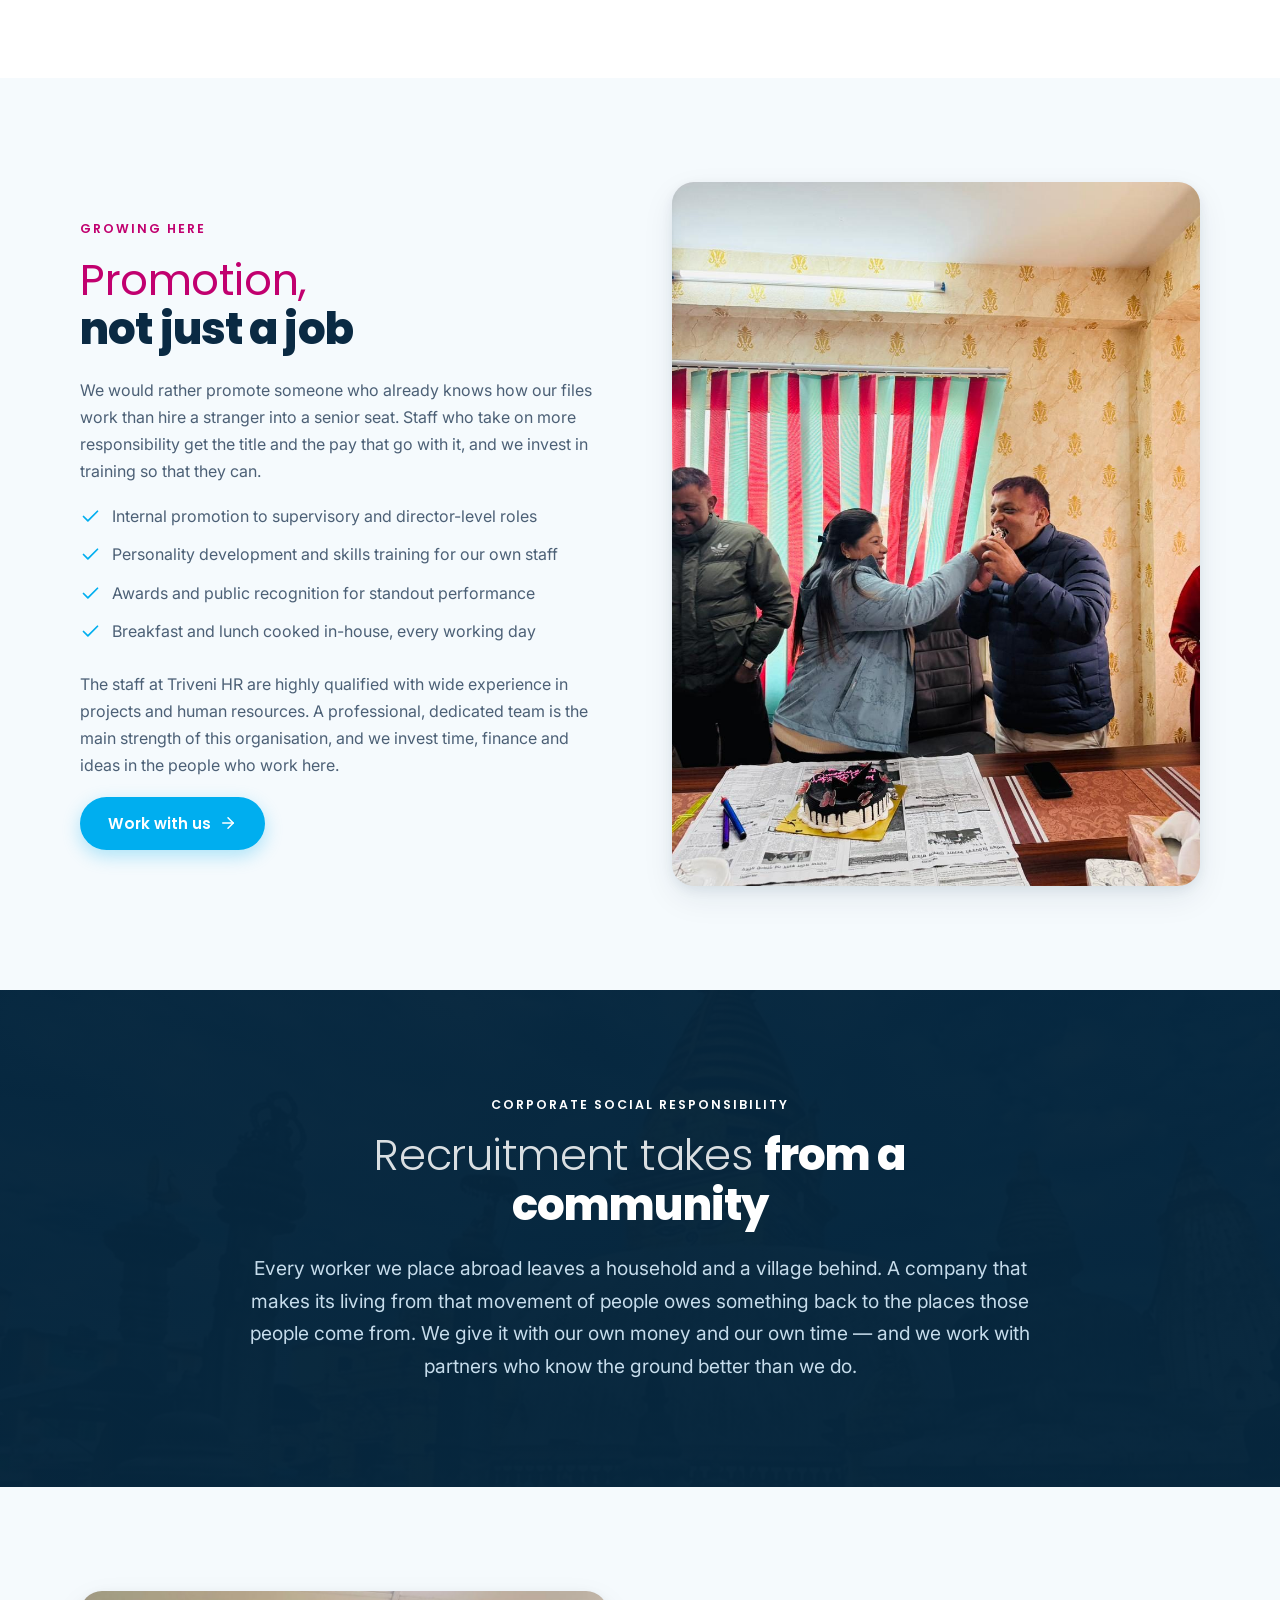
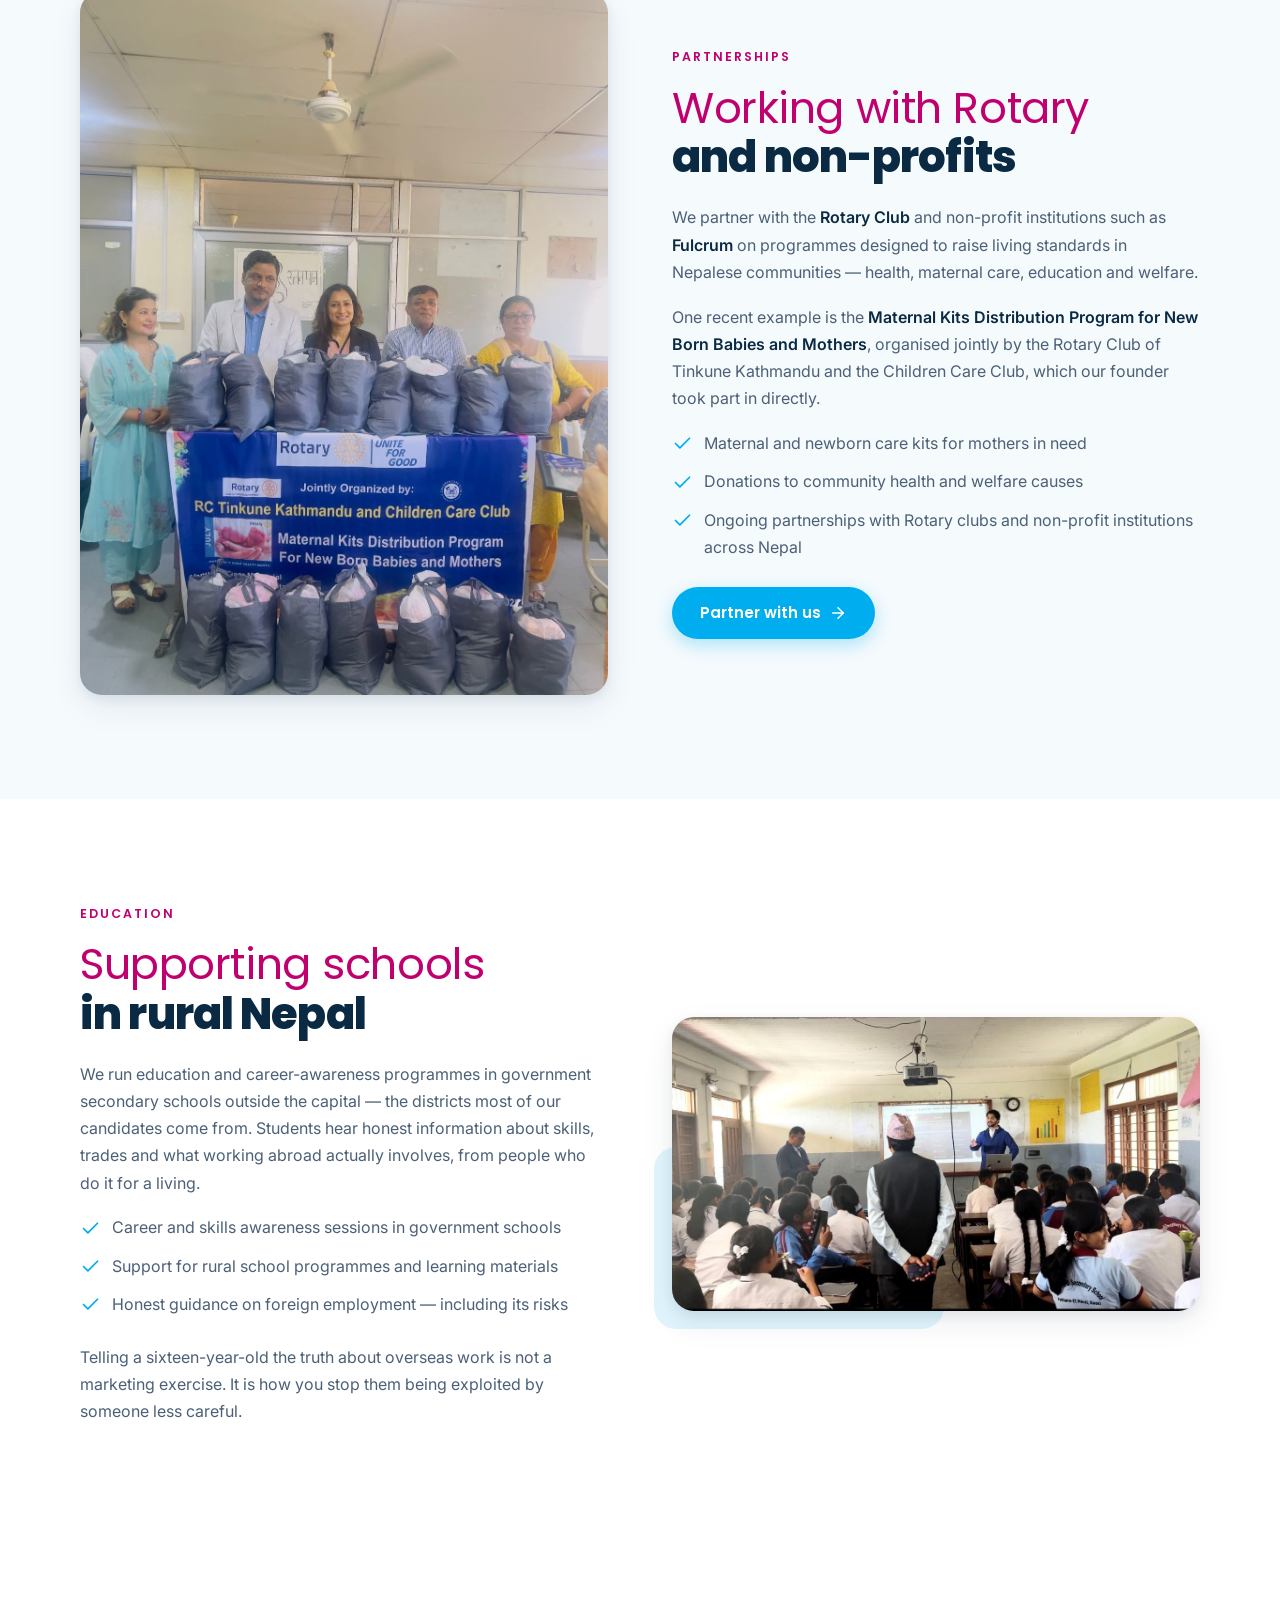
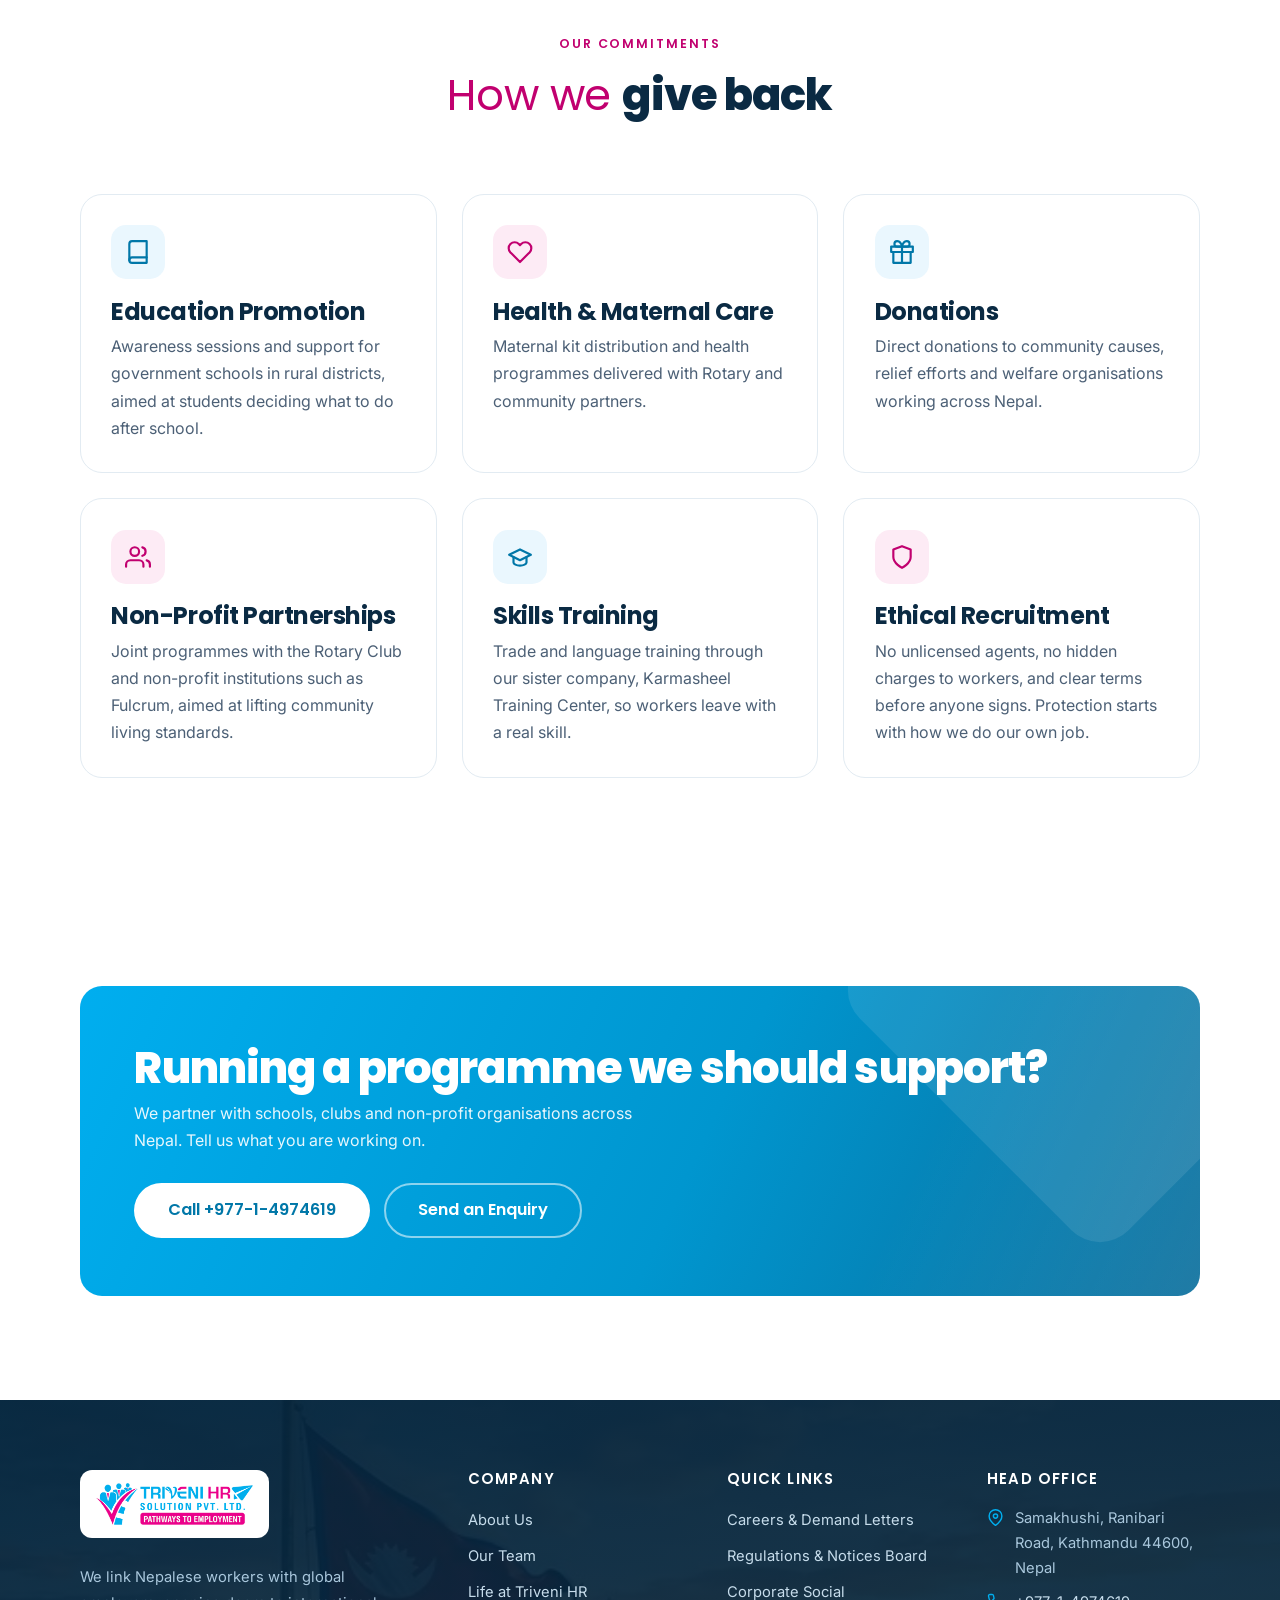
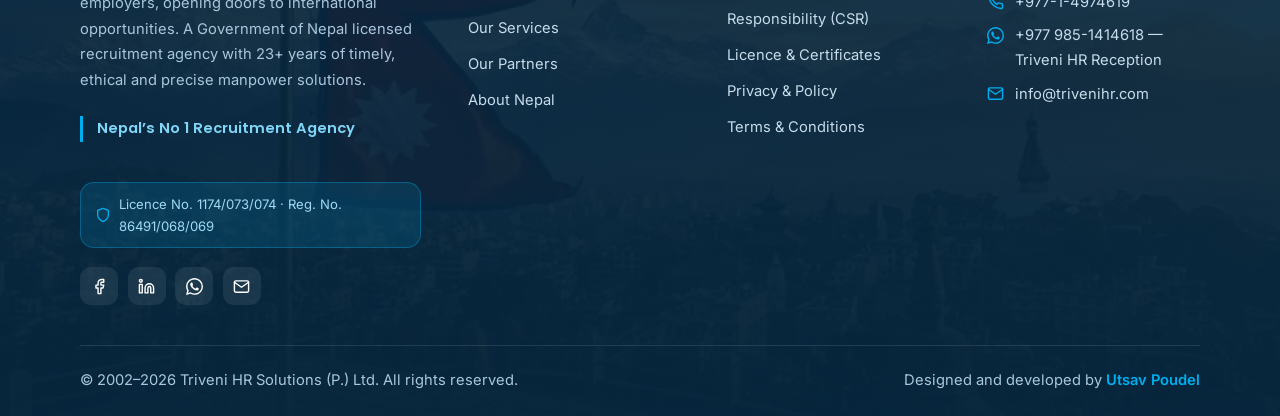
<file: life.html>
<!DOCTYPE html>
<html lang="en">
<head>
<meta charset="utf-8">
<meta name="viewport" content="width=device-width, initial-scale=1">
<title>Life at Triveni HR | Team Culture, Celebrations &amp; Social Work in Nepal</title>
<meta name="description" content="Inside Triveni HR Solution: annual celebrations, employee birthdays, award ceremonies, company tour and picnic, promotions from within, a 50+ core team &mdash; plus our community and social work supporting rural education and Rotary and non-profit programmes across Nepal.">
<meta name="keywords" content="Triveni HR team, Triveni HR office culture, company celebration Nepal, Triveni HR social work, CSR Nepal manpower agency, Rotary Club Kathmandu partnership, Fulcrum non profit Nepal, rural education support Nepal, ethical recruitment Nepal">
<link rel="canonical" href="https://www.trivenihr.com/life.html">
<meta name="robots" content="index, follow, max-image-preview:large, max-snippet:-1, max-video-preview:-1">
<meta name="theme-color" content="#00AEEF">
<meta name="author" content="Triveni HR Solution Pvt. Ltd.">

<meta name="geo.region" content="NP-BA">
<meta name="geo.placename" content="Kathmandu, Nepal">
<meta name="geo.position" content="27.7372;85.3147">
<meta name="ICBM" content="27.7372, 85.3147">

<meta property="og:type" content="website">
<meta property="og:site_name" content="Triveni HR Solution Pvt. Ltd.">
<meta property="og:locale" content="en_US">
<meta property="og:title" content="Life at Triveni HR | Team Culture, Celebrations &amp; Social Work in Nepal">
<meta property="og:description" content="Inside Triveni HR Solution: annual celebrations, employee birthdays, award ceremonies, company tour and picnic, promotions from within, a 50+ core team &mdash; plus our community and social work supporting rural education and Rotary and non-profit programmes across Nepal.">
<meta property="og:url" content="https://www.trivenihr.com/life.html">
<meta property="og:image" content="https://www.trivenihr.com/assets/img/brand/og-image.png">
<meta property="og:image:width" content="1200">
<meta property="og:image:height" content="630">
<meta name="twitter:card" content="summary_large_image">
<meta name="twitter:title" content="Life at Triveni HR | Team Culture, Celebrations &amp; Social Work in Nepal">
<meta name="twitter:description" content="Inside Triveni HR Solution: annual celebrations, employee birthdays, award ceremonies, company tour and picnic, promotions from within, a 50+ core team &mdash; plus our community and social work supporting rural education and Rotary and non-profit programmes across Nepal.">
<meta name="twitter:image" content="https://www.trivenihr.com/assets/img/brand/og-image.png">

<link rel="icon" type="image/png" href="assets/img/brand/favicon.png">
<link rel="apple-touch-icon" href="assets/img/brand/favicon.png">

<link rel="preconnect" href="https://fonts.googleapis.com">
<link rel="preconnect" href="https://fonts.gstatic.com" crossorigin>
<link rel="stylesheet" href="https://fonts.googleapis.com/css2?family=Inter:wght@400;500;600&family=Poppins:wght@300;400;500;600;700;800&display=swap">
<link rel="stylesheet" href="assets/css/style.css?v=4">

<script type="application/ld+json">
{
 "@context": "https://schema.org",
 "@graph": [
  {
   "@type": [
    "EmploymentAgency",
    "Organization"
   ],
   "@id": "https://www.trivenihr.com/#organization",
   "name": "Triveni HR Solution",
   "legalName": "Triveni HR Solution Pvt. Ltd.",
   "alternateName": [
    "Triveni HR",
    "Triveni H.R. Solution Pvt. Ltd.",
    "Triveni Manpower"
   ],
   "url": "https://www.trivenihr.com/",
   "logo": {
    "@type": "ImageObject",
    "url": "https://www.trivenihr.com/assets/img/brand/logo.png",
    "width": 600,
    "height": 161
   },
   "image": "https://www.trivenihr.com/assets/img/brand/og-image.png",
   "description": "Government of Nepal licensed manpower recruitment agency based in Kathmandu. Over 23 years supplying skilled, semi-skilled and professional Nepalese workers to employers in Qatar, Saudi Arabia, the UAE, Kuwait, Bahrain, Oman and Malaysia.",
   "foundingDate": "2002",
   "slogan": "Pathways to Employment",
   "email": "info@trivenihr.com",
   "telephone": "+977-1-4974619",
   "faxNumber": "+977-1-4974619",
   "address": {
    "@type": "PostalAddress",
    "streetAddress": "Samakhushi, Ranibari Road",
    "addressLocality": "Kathmandu",
    "addressRegion": "Bagmati Province",
    "postalCode": "44600",
    "addressCountry": "NP"
   },
   "geo": {
    "@type": "GeoCoordinates",
    "latitude": "27.7372",
    "longitude": "85.3147"
   },
   "hasMap": "https://maps.google.com/maps?q=Samakhushi,+Ranibari+Road,+Kathmandu,+Nepal",
   "openingHoursSpecification": [
    {
     "@type": "OpeningHoursSpecification",
     "dayOfWeek": [
      "Sunday",
      "Monday",
      "Tuesday",
      "Wednesday",
      "Thursday",
      "Friday"
     ],
     "opens": "10:00",
     "closes": "17:00"
    }
   ],
   "contactPoint": [
    {
     "@type": "ContactPoint",
     "telephone": "+977-1-4974619",
     "contactType": "customer service",
     "areaServed": [
      "NP",
      "Qatar",
      "Saudi Arabia",
      "United Arab Emirates",
      "Kuwait",
      "Bahrain",
      "Oman",
      "Malaysia"
     ],
     "availableLanguage": [
      "English",
      "Nepali",
      "Hindi"
     ]
    },
    {
     "@type": "ContactPoint",
     "telephone": "+977 985-1414618",
     "contactType": "reception",
     "availableLanguage": [
      "English",
      "Nepali",
      "Hindi"
     ]
    }
   ],
   "areaServed": [
    {
     "@type": "Country",
     "name": "Qatar"
    },
    {
     "@type": "Country",
     "name": "Saudi Arabia"
    },
    {
     "@type": "Country",
     "name": "United Arab Emirates"
    },
    {
     "@type": "Country",
     "name": "Kuwait"
    },
    {
     "@type": "Country",
     "name": "Bahrain"
    },
    {
     "@type": "Country",
     "name": "Oman"
    },
    {
     "@type": "Country",
     "name": "Malaysia"
    }
   ],
   "knowsAbout": [
    "Foreign employment recruitment",
    "Overseas manpower supply",
    "Nepalese workforce",
    "Gulf and GCC recruitment",
    "Labour permit processing",
    "Trade testing",
    "Pre-departure orientation training"
   ],
   "identifier": [
    {
     "@type": "PropertyValue",
     "name": "Foreign Employment Licence No.",
     "value": "1174/073/074"
    },
    {
     "@type": "PropertyValue",
     "name": "Company Registration No.",
     "value": "86491/068/069"
    },
    {
     "@type": "PropertyValue",
     "name": "PAN No.",
     "value": "600306838"
    }
   ],
   "numberOfEmployees": {
    "@type": "QuantitativeValue",
    "minValue": 50
   },
   "sameAs": [
    "https://www.facebook.com/profile.php?id=61566432877876",
    "https://www.linkedin.com/company/trivenihr/",
    "https://www.linkedin.com/company/trivenihrsolutions/"
   ]
  },
  {
   "@type": "WebSite",
   "@id": "https://www.trivenihr.com/#website",
   "url": "https://www.trivenihr.com/",
   "name": "Triveni HR Solution",
   "inLanguage": "en",
   "publisher": {
    "@id": "https://www.trivenihr.com/#organization"
   }
  },
  {
   "@type": "WebPage",
   "@id": "https://www.trivenihr.com/life.html#webpage",
   "url": "https://www.trivenihr.com/life.html",
   "name": "Life at Triveni HR | Team Culture, Celebrations &amp; Social Work in Nepal",
   "description": "Inside Triveni HR Solution: annual celebrations, employee birthdays, award ceremonies, company tour and picnic, promotions from within, a 50+ core team &mdash; plus our community and social work supporting rural education and Rotary and non-profit programmes across Nepal.",
   "inLanguage": "en",
   "isPartOf": {
    "@id": "https://www.trivenihr.com/#website"
   },
   "about": {
    "@id": "https://www.trivenihr.com/#organization"
   }
  },
  {
   "@type": "BreadcrumbList",
   "@id": "https://www.trivenihr.com/life.html#breadcrumb",
   "itemListElement": [
    {
     "@type": "ListItem",
     "position": 1,
     "name": "Home",
     "item": "https://www.trivenihr.com/index.html"
    },
    {
     "@type": "ListItem",
     "position": 2,
     "name": "About",
     "item": "https://www.trivenihr.com/about.html"
    },
    {
     "@type": "ListItem",
     "position": 3,
     "name": "Life at Triveni HR",
     "item": "https://www.trivenihr.com/life.html"
    }
   ]
  }
 ]
}
</script>
</head>
<body>
<a class="skip-link" href="#main">Skip to content</a>

  <!-- ============ TOP BAR ============ -->
  <div class="topbar">
    <div class="container topbar__inner">
      <ul class="topbar__list">
        <li><svg viewBox="0 0 24 24" fill="none" stroke="currentColor" stroke-width="2" stroke-linecap="round" stroke-linejoin="round" aria-hidden="true" focusable="false"><path d="M22 16.92v3a2 2 0 0 1-2.18 2 19.79 19.79 0 0 1-8.63-3.07 19.5 19.5 0 0 1-6-6 19.79 19.79 0 0 1-3.07-8.67A2 2 0 0 1 4.11 2h3a2 2 0 0 1 2 1.72 12.84 12.84 0 0 0 .7 2.81 2 2 0 0 1-.45 2.11L8.09 9.91a16 16 0 0 0 6 6l1.27-1.27a2 2 0 0 1 2.11-.45 12.84 12.84 0 0 0 2.81.7A2 2 0 0 1 22 16.92z"/></svg><a href="tel:+97714974619">+977-1-4974619</a></li>
        <li><svg viewBox="0 0 24 24" fill="none" stroke="currentColor" stroke-width="2" stroke-linecap="round" stroke-linejoin="round" aria-hidden="true" focusable="false"><path d="M4 4h16c1.1 0 2 .9 2 2v12c0 1.1-.9 2-2 2H4c-1.1 0-2-.9-2-2V6c0-1.1.9-2 2-2z"/><polyline points="22,6 12,13 2,6"/></svg><a href="mailto:info@trivenihr.com">info@trivenihr.com</a></li>
      </ul>
      <ul class="topbar__list topbar__list--secondary">
        <li><span class="topbar__badge">Govt. Licence No. 1174/073/074</span></li>
        <li><svg viewBox="0 0 24 24" fill="none" stroke="currentColor" stroke-width="2" stroke-linecap="round" stroke-linejoin="round" aria-hidden="true" focusable="false"><circle cx="12" cy="12" r="10"/><polyline points="12 6 12 12 16 14"/></svg><span>Sun&ndash;Fri, 10:00&ndash;17:00</span></li>
        <li class="topbar__social">
          <a href="https://www.facebook.com/profile.php?id=61566432877876" target="_blank" rel="noopener" aria-label="Triveni HR on Facebook"><svg viewBox="0 0 24 24" fill="none" stroke="currentColor" stroke-width="2" stroke-linecap="round" stroke-linejoin="round" aria-hidden="true" focusable="false"><path d="M18 2h-3a5 5 0 0 0-5 5v3H7v4h3v8h4v-8h3l1-4h-4V7a1 1 0 0 1 1-1h3z"/></svg></a>
          <a href="https://www.linkedin.com/company/trivenihr/" target="_blank" rel="noopener" aria-label="Triveni HR on LinkedIn"><svg viewBox="0 0 24 24" fill="none" stroke="currentColor" stroke-width="2" stroke-linecap="round" stroke-linejoin="round" aria-hidden="true" focusable="false"><path d="M16 8a6 6 0 0 1 6 6v7h-4v-7a2 2 0 0 0-2-2 2 2 0 0 0-2 2v7h-4v-7a6 6 0 0 1 6-6z"/><rect x="2" y="9" width="4" height="12"/><circle cx="4" cy="4" r="2"/></svg></a>
          <a href="https://wa.me/9779851414618" target="_blank" rel="noopener" aria-label="WhatsApp Triveni HR Reception"><svg viewBox="0 0 24 24" fill="currentColor" stroke="none" aria-hidden="true" focusable="false"><path d="M17.472 14.382c-.297-.149-1.758-.867-2.03-.967-.273-.099-.471-.148-.67.15-.197.297-.767.966-.94 1.164-.173.199-.347.223-.644.075-.297-.15-1.255-.463-2.39-1.475-.883-.788-1.48-1.761-1.653-2.059-.173-.297-.018-.458.13-.606.134-.133.298-.347.446-.52.149-.174.198-.298.298-.497.099-.198.05-.371-.025-.52-.075-.149-.669-1.612-.916-2.207-.242-.579-.487-.5-.669-.51a12.8 12.8 0 0 0-.57-.01c-.198 0-.52.074-.792.372-.272.297-1.04 1.016-1.04 2.479 0 1.462 1.065 2.875 1.213 3.074.149.198 2.096 3.2 5.077 4.487.709.306 1.262.489 1.694.625.712.227 1.36.195 1.871.118.571-.085 1.758-.719 2.006-1.413.248-.694.248-1.289.173-1.413-.074-.124-.272-.198-.57-.347m-5.421 7.403h-.004a9.87 9.87 0 0 1-5.031-1.378l-.361-.214-3.741.982.998-3.648-.235-.374a9.86 9.86 0 0 1-1.51-5.26c.001-5.45 4.436-9.884 9.888-9.884a9.82 9.82 0 0 1 6.988 2.896 9.825 9.825 0 0 1 2.893 6.994c-.003 5.45-4.437 9.885-9.885 9.885M20.52 3.449C18.24 1.245 15.24 0 12.045 0 5.463 0 .104 5.359.101 11.945c0 2.096.549 4.142 1.595 5.945L0 24l6.305-1.654a11.882 11.882 0 0 0 5.683 1.448h.005c6.582 0 11.94-5.359 11.943-11.945a11.86 11.86 0 0 0-3.416-8.4"/></svg></a>
        </li>
      </ul>
    </div>
  </div>

  <!-- ============ HEADER ============ -->
  <header class="header">
    <div class="container header__inner">
      <a class="brand" href="index.html" aria-label="Triveni HR Solution Pvt. Ltd. &mdash; home">
        <img src="assets/img/brand/logo.png" alt="Triveni HR Solution Pvt. Ltd. — Pathways to Employment" width="600" height="161">
      </a>

      <nav class="nav" id="site-nav" aria-label="Main">
        <ul class="nav__list">
            <li><a class="nav__link" href="index.html">Home</a></li>
            <li class="nav__item--has-menu"><a class="nav__link" href="about.html" aria-current="page">About<svg class="nav__caret" viewBox="0 0 24 24" fill="none" stroke="currentColor" stroke-width="2" stroke-linecap="round" stroke-linejoin="round" aria-hidden="true" focusable="false"><polyline points="6 9 12 15 18 9"/></svg></a><ul class="nav__menu"><li><a href="about.html">Company Overview</a></li><li><a href="team.html">Our Team</a></li><li><a href="life.html">Life at Triveni HR</a></li><li><a href="life.html#csr">Corporate Social Responsibility</a></li><li><a href="licence.html">Licence &amp; Certificates</a></li></ul></li>
            <li><a class="nav__link" href="services.html">Services</a></li>
            <li><a class="nav__link" href="clients.html">Partners</a></li>
            <li><a class="nav__link" href="jobs.html">Jobs</a></li>
            <li class="nav__item--has-menu"><a class="nav__link" href="downloads.html">Resources<svg class="nav__caret" viewBox="0 0 24 24" fill="none" stroke="currentColor" stroke-width="2" stroke-linecap="round" stroke-linejoin="round" aria-hidden="true" focusable="false"><polyline points="6 9 12 15 18 9"/></svg></a><ul class="nav__menu"><li><a href="downloads.html">Downloads</a></li><li><a href="nepal.html">About Nepal</a></li></ul></li>
            <li><a class="nav__link" href="contact.html">Contact</a></li>
        </ul>
        <div class="nav__mobile-cta">
          <a class="btn btn--outline" href="https://wa.me/9779851414618" target="_blank" rel="noopener"><svg viewBox="0 0 24 24" fill="currentColor" stroke="none" aria-hidden="true" focusable="false"><path d="M17.472 14.382c-.297-.149-1.758-.867-2.03-.967-.273-.099-.471-.148-.67.15-.197.297-.767.966-.94 1.164-.173.199-.347.223-.644.075-.297-.15-1.255-.463-2.39-1.475-.883-.788-1.48-1.761-1.653-2.059-.173-.297-.018-.458.13-.606.134-.133.298-.347.446-.52.149-.174.198-.298.298-.497.099-.198.05-.371-.025-.52-.075-.149-.669-1.612-.916-2.207-.242-.579-.487-.5-.669-.51a12.8 12.8 0 0 0-.57-.01c-.198 0-.52.074-.792.372-.272.297-1.04 1.016-1.04 2.479 0 1.462 1.065 2.875 1.213 3.074.149.198 2.096 3.2 5.077 4.487.709.306 1.262.489 1.694.625.712.227 1.36.195 1.871.118.571-.085 1.758-.719 2.006-1.413.248-.694.248-1.289.173-1.413-.074-.124-.272-.198-.57-.347m-5.421 7.403h-.004a9.87 9.87 0 0 1-5.031-1.378l-.361-.214-3.741.982.998-3.648-.235-.374a9.86 9.86 0 0 1-1.51-5.26c.001-5.45 4.436-9.884 9.888-9.884a9.82 9.82 0 0 1 6.988 2.896 9.825 9.825 0 0 1 2.893 6.994c-.003 5.45-4.437 9.885-9.885 9.885M20.52 3.449C18.24 1.245 15.24 0 12.045 0 5.463 0 .104 5.359.101 11.945c0 2.096.549 4.142 1.595 5.945L0 24l6.305-1.654a11.882 11.882 0 0 0 5.683 1.448h.005c6.582 0 11.94-5.359 11.943-11.945a11.86 11.86 0 0 0-3.416-8.4"/></svg>Triveni HR Reception</a>
        </div>
      </nav>

      <button class="nav-toggle" type="button" aria-expanded="false" aria-controls="site-nav" aria-label="Toggle navigation menu">
        <span></span>
      </button>
    </div>
  </header>

  <main id="main">
    <section class="page-hero">
      <div class="container">
        <ul class="breadcrumb"><li><a href="index.html">Home</a></li><li><a href="about.html">About</a></li><li aria-current="page">Life at Triveni HR</li></ul>
        <h1>Life at Triveni HR</h1>
        <p>More than 50 people work here. This is what the year looks like from the inside &mdash; and what we do for the communities our workers come from.</p>
      </div>
    </section>

    <!-- ================= IN-PAGE SECTION NAV ================= -->
    <nav class="jumpnav" aria-label="Sections on this page">
      <div class="container">
        <span class="jumpnav__label">On this page</span>
        <ul>
          <li><a href="#people">Our People</a></li>
          <li><a href="#celebrations">Celebrations</a></li>
          <li><a href="#office">The Office</a></li>
          <li><a href="#gallery">Gallery</a></li>
          <li><a href="#careers">Careers</a></li>
          <li><a href="#csr">CSR</a></li>
          <li><a href="#rotary">Rotary</a></li>
          <li><a href="#education">Education</a></li>
          <li><a href="#commitments">Commitments</a></li>
        </ul>
      </div>
    </nav>

    <section class="section" id="people">
      <div class="container container--narrow">
        <div class="reveal" style="text-align:center">
          <span class="eyebrow" style="justify-content:center">Our people</span>
          <h2 class="dual dual--inline"><span>A company is </span><strong>its people</strong></h2>
          <p class="lead">Recruitment is demanding work. Files run late, embassies change requirements, and
             somebody is always waiting on an answer. The way we keep a team together through that is
             simple: look after them, mark the good days, and promote the people who do the work.</p>
        </div>
      </div>
    </section>

    <section class="section section--tight" id="celebrations">
      <div class="container">
        <div class="grid grid--3">
          <article class="card reveal">
            <div class="card__icon"><svg viewBox="0 0 24 24" fill="none" stroke="currentColor" stroke-width="2" stroke-linecap="round" stroke-linejoin="round" aria-hidden="true" focusable="false"><polygon points="12 2 15.09 8.26 22 9.27 17 14.14 18.18 21.02 12 17.77 5.82 21.02 7 14.14 2 9.27 8.91 8.26 12 2"/></svg></div>
            <h3>Annual Celebration</h3>
            <p>Once a year the whole company stops work, cuts a cake and marks another year together. It is the one day the entire team &mdash; head office and branch staff &mdash; is in the same room.</p>
          </article>
          <article class="card card--alt reveal">
            <div class="card__icon"><svg viewBox="0 0 24 24" fill="none" stroke="currentColor" stroke-width="2" stroke-linecap="round" stroke-linejoin="round" aria-hidden="true" focusable="false"><polyline points="20 12 20 22 4 22 4 12"/><rect x="2" y="7" width="20" height="5"/><line x1="12" y1="22" x2="12" y2="7"/><path d="M12 7H7.5a2.5 2.5 0 0 1 0-5C11 2 12 7 12 7z"/><path d="M12 7h4.5a2.5 2.5 0 0 0 0-5C13 2 12 7 12 7z"/></svg></div>
            <h3>Employee Birthdays</h3>
            <p>Every birthday is celebrated at the office. Cake, the whole floor around one table, and nobody working through their own birthday unnoticed.</p>
          </article>
          <article class="card reveal">
            <div class="card__icon"><svg viewBox="0 0 24 24" fill="none" stroke="currentColor" stroke-width="2" stroke-linecap="round" stroke-linejoin="round" aria-hidden="true" focusable="false"><circle cx="12" cy="8" r="7"/><polyline points="8.21 13.89 7 23 12 20 17 23 15.79 13.88"/></svg></div>
            <h3>Award &amp; Recognition Ceremony</h3>
            <p>We give awards to the people who earned them &mdash; best performer, longest service, the colleague everyone else relies on. Recognition is public, and it is specific.</p>
          </article>
          <article class="card card--alt reveal">
            <div class="card__icon"><svg viewBox="0 0 24 24" fill="none" stroke="currentColor" stroke-width="2" stroke-linecap="round" stroke-linejoin="round" aria-hidden="true" focusable="false"><path d="m8 3 4 8 5-5 5 15H2L8 3z"/></svg></div>
            <h3>Annual Company Tour</h3>
            <p>Every year the company travels together, and the itinerary usually includes an adventure programme that a good number of the team actually go through with.</p>
          </article>
          <article class="card reveal">
            <div class="card__icon"><svg viewBox="0 0 24 24" fill="none" stroke="currentColor" stroke-width="2" stroke-linecap="round" stroke-linejoin="round" aria-hidden="true" focusable="false"><circle cx="12" cy="12" r="4"/><line x1="12" y1="2" x2="12" y2="4"/><line x1="12" y1="20" x2="12" y2="22"/><line x1="4.9" y1="4.9" x2="6.3" y2="6.3"/><line x1="17.7" y1="17.7" x2="19.1" y2="19.1"/><line x1="2" y1="12" x2="4" y2="12"/><line x1="20" y1="12" x2="22" y2="12"/><line x1="6.3" y1="17.7" x2="4.9" y2="19.1"/><line x1="19.1" y1="4.9" x2="17.7" y2="6.3"/></svg></div>
            <h3>Annual Picnic Programme</h3>
            <p>A company picnic every year, usually in the first quarter. Families welcome, food cooked on site, and a day away from the paperwork.</p>
          </article>
          <article class="card card--alt reveal">
            <div class="card__icon"><svg viewBox="0 0 24 24" fill="none" stroke="currentColor" stroke-width="2" stroke-linecap="round" stroke-linejoin="round" aria-hidden="true" focusable="false"><polyline points="23 6 13.5 15.5 8.5 10.5 1 18"/><polyline points="17 6 23 6 23 12"/></svg></div>
            <h3>Promotions from Within</h3>
            <p>We promote our own. Staff who grow into more responsibility get the title and the pay that go with it &mdash; several of our senior people started in operations roles.</p>
          </article>
        </div>
      </div>
    </section>

    <!-- ============ THE OFFICE ============ -->
    <section class="section section--soft" id="office">
      <div class="container">
        <div class="split">
          <div class="split__media split__media--framed reveal">
            <img src="assets/img/life/life-01.jpg" alt="The Triveni HR team in the head office boardroom in Samakhushi, Kathmandu" width="1400" height="1050" loading="lazy">
          </div>
          <div class="reveal reveal-d1">
            <span class="eyebrow">The office</span>
            <h2 class="dual"><span>Where we</span><strong>work</strong></h2>
            <ul class="checklist">
              <li><svg viewBox="0 0 24 24" fill="none" stroke="currentColor" stroke-width="2" stroke-linecap="round" stroke-linejoin="round" aria-hidden="true" focusable="false"><polyline points="20 6 9 17 4 12"/></svg><span><strong>A core team of more than 50 people</strong> working from our own
                four-floor building in Samakhushi &mdash; three floors of offices and three flats.</span></li>
              <li><svg viewBox="0 0 24 24" fill="none" stroke="currentColor" stroke-width="2" stroke-linecap="round" stroke-linejoin="round" aria-hidden="true" focusable="false"><polyline points="20 6 9 17 4 12"/></svg><span><strong>Our own kitchen.</strong> Breakfast and lunch are cooked in-house
                for staff every working day.</span></li>
              <li><svg viewBox="0 0 24 24" fill="none" stroke="currentColor" stroke-width="2" stroke-linecap="round" stroke-linejoin="round" aria-hidden="true" focusable="false"><polyline points="20 6 9 17 4 12"/></svg><span><strong>In the heart of the capital.</strong> Next to the Nepal Police
                Cyber Bureau, the Nepal Police Dog Training centre and the Nepal Police Music Association,
                close to the Nepal Police armed facility.</span></li>
              <li><svg viewBox="0 0 24 24" fill="none" stroke="currentColor" stroke-width="2" stroke-linecap="round" stroke-linejoin="round" aria-hidden="true" focusable="false"><polyline points="20 6 9 17 4 12"/></svg><span><strong>Everything within reach.</strong> Ten minutes from the city
                centre, with the Department of Passports and the Ministry of Foreign Affairs a short ride
                away &mdash; which is exactly why paperwork moves quickly here.</span></li>
            </ul>
            <p>It is an ordinary thing to mention a kitchen on a company website. We mention it because a hot
               lunch, cooked in the building, is the sort of detail that tells you how a company treats the
               people who work there.</p>
          </div>
        </div>
      </div>
    </section>

    <!-- ============ GALLERY ============ -->
    <section class="section" id="gallery">
      <div class="container">
        <div class="section-head section-head--center">
          <span class="eyebrow">In pictures</span>
          <h2 class="dual dual--inline"><span>Moments from </span><strong>our year</strong></h2>
          <p>Annual celebrations, birthdays and awards, photographed at our head office in Kathmandu.</p>
        </div>
        <div class="gallery reveal">
          <figure><img src="assets/img/life/life-01.jpg" alt="Triveni HR staff gathered around the boardroom table for a birthday celebration at the head office in Kathmandu" width="1400" height="1050" loading="lazy"></figure>
          <figure><img src="assets/img/life/life-06.jpg" alt="Colleagues sharing cake at a Triveni HR birthday celebration in the office" width="960" height="1280" loading="lazy"></figure>
          <figure><img src="assets/img/life/life-09.jpg" alt="The Triveni HR core team at an annual celebration in Kathmandu" width="1280" height="960" loading="lazy"></figure>
        </div>
      </div>
    </section>

    <!-- ============ CAREERS ============ -->
    <section class="section section--soft" id="careers">
      <div class="container">
        <div class="split split--reverse">
          <div class="split__media split__media--framed reveal">
            <img src="assets/img/life/life-06.jpg" alt="A Triveni HR colleague being celebrated by the team at the office" width="960" height="1280" loading="lazy">
          </div>
          <div class="reveal reveal-d1">
            <span class="eyebrow">Growing here</span>
            <h2 class="dual"><span>Promotion,</span><strong>not just a job</strong></h2>
            <p>We would rather promote someone who already knows how our files work than hire a stranger into
               a senior seat. Staff who take on more responsibility get the title and the pay that go with
               it, and we invest in training so that they can.</p>
            <ul class="checklist">
              <li><svg viewBox="0 0 24 24" fill="none" stroke="currentColor" stroke-width="2" stroke-linecap="round" stroke-linejoin="round" aria-hidden="true" focusable="false"><polyline points="20 6 9 17 4 12"/></svg><span>Internal promotion to supervisory and director-level roles</span></li>
              <li><svg viewBox="0 0 24 24" fill="none" stroke="currentColor" stroke-width="2" stroke-linecap="round" stroke-linejoin="round" aria-hidden="true" focusable="false"><polyline points="20 6 9 17 4 12"/></svg><span>Personality development and skills training for our own staff</span></li>
              <li><svg viewBox="0 0 24 24" fill="none" stroke="currentColor" stroke-width="2" stroke-linecap="round" stroke-linejoin="round" aria-hidden="true" focusable="false"><polyline points="20 6 9 17 4 12"/></svg><span>Awards and public recognition for standout performance</span></li>
              <li><svg viewBox="0 0 24 24" fill="none" stroke="currentColor" stroke-width="2" stroke-linecap="round" stroke-linejoin="round" aria-hidden="true" focusable="false"><polyline points="20 6 9 17 4 12"/></svg><span>Breakfast and lunch cooked in-house, every working day</span></li>
            </ul>
            <p>The staff at Triveni HR are highly qualified with wide experience in projects and human
               resources. A professional, dedicated team is the main strength of this organisation, and we
               invest time, finance and ideas in the people who work here.</p>
            <a class="btn btn--primary" href="contact.html">Work with us <svg viewBox="0 0 24 24" fill="none" stroke="currentColor" stroke-width="2" stroke-linecap="round" stroke-linejoin="round" aria-hidden="true" focusable="false"><line x1="5" y1="12" x2="19" y2="12"/><polyline points="12 5 19 12 12 19"/></svg></a>
          </div>
        </div>
      </div>
    </section>

    <!-- ================================================================
         CORPORATE SOCIAL RESPONSIBILITY (CSR)
         ================================================================ -->
    <section class="section section--deep photoband" id="csr">
      <img src="assets/img/nepal/swayambhu.jpg" alt="" aria-hidden="true" width="860" height="540" loading="lazy">
      <div class="container container--narrow">
        <div class="reveal" style="text-align:center">
          <span class="eyebrow" style="justify-content:center">Corporate social responsibility</span>
          <h2 class="dual dual--inline"><span>Recruitment takes </span><strong>from a community</strong></h2>
          <p class="lead" style="color:#C6DCEB">Every worker we place abroad leaves a household and a village
             behind. A company that makes its living from that movement of people owes something back to the
             places those people come from. We give it with our own money and our own time &mdash; and we work
             with partners who know the ground better than we do.</p>
        </div>
      </div>
    </section>

    <!-- ============ ROTARY / PARTNERS ============ -->
    <section class="section section--soft" id="rotary">
      <div class="container">
        <div class="split">
          <div class="split__media split__media--framed reveal">
            <img src="assets/img/csr/csr-rotary-maternal-kits.jpg" alt="Maternal kits distribution programme for newborn babies and mothers, organised with the Rotary Club of Tinkune Kathmandu and the Children Care Club" width="1200" height="1600" loading="lazy">
          </div>
          <div class="reveal reveal-d1">
            <span class="eyebrow">Partnerships</span>
            <h2 class="dual"><span>Working with Rotary</span><strong>and non-profits</strong></h2>
            <p>We partner with the <strong>Rotary Club</strong> and non-profit institutions such as
               <strong>Fulcrum</strong> on programmes designed to raise living standards in Nepalese
               communities &mdash; health, maternal care, education and welfare.</p>
            <p>One recent example is the <strong>Maternal Kits Distribution Program for New Born Babies and
               Mothers</strong>, organised jointly by the Rotary Club of Tinkune Kathmandu and the Children
               Care Club, which our founder took part in directly.</p>
            <ul class="checklist">
              <li><svg viewBox="0 0 24 24" fill="none" stroke="currentColor" stroke-width="2" stroke-linecap="round" stroke-linejoin="round" aria-hidden="true" focusable="false"><polyline points="20 6 9 17 4 12"/></svg><span>Maternal and newborn care kits for mothers in need</span></li>
              <li><svg viewBox="0 0 24 24" fill="none" stroke="currentColor" stroke-width="2" stroke-linecap="round" stroke-linejoin="round" aria-hidden="true" focusable="false"><polyline points="20 6 9 17 4 12"/></svg><span>Donations to community health and welfare causes</span></li>
              <li><svg viewBox="0 0 24 24" fill="none" stroke="currentColor" stroke-width="2" stroke-linecap="round" stroke-linejoin="round" aria-hidden="true" focusable="false"><polyline points="20 6 9 17 4 12"/></svg><span>Ongoing partnerships with Rotary clubs and non-profit institutions across Nepal</span></li>
            </ul>
            <a class="btn btn--primary" href="contact.html">Partner with us <svg viewBox="0 0 24 24" fill="none" stroke="currentColor" stroke-width="2" stroke-linecap="round" stroke-linejoin="round" aria-hidden="true" focusable="false"><line x1="5" y1="12" x2="19" y2="12"/><polyline points="12 5 19 12 12 19"/></svg></a>
          </div>
        </div>
      </div>
    </section>

    <!-- ============ EDUCATION ============ -->
    <section class="section" id="education">
      <div class="container">
        <div class="split split--reverse">
          <div class="split__media split__media--framed reveal">
            <img src="assets/img/csr/csr-rural-school-education.jpg" alt="Triveni HR running an education and career awareness session for students at a government secondary school in Nepal" width="1206" height="670" loading="lazy">
          </div>
          <div class="reveal reveal-d1">
            <span class="eyebrow">Education</span>
            <h2 class="dual"><span>Supporting schools</span><strong>in rural Nepal</strong></h2>
            <p>We run education and career-awareness programmes in government secondary schools outside the
               capital &mdash; the districts most of our candidates come from. Students hear honest
               information about skills, trades and what working abroad actually involves, from people who do
               it for a living.</p>
            <ul class="checklist">
              <li><svg viewBox="0 0 24 24" fill="none" stroke="currentColor" stroke-width="2" stroke-linecap="round" stroke-linejoin="round" aria-hidden="true" focusable="false"><polyline points="20 6 9 17 4 12"/></svg><span>Career and skills awareness sessions in government schools</span></li>
              <li><svg viewBox="0 0 24 24" fill="none" stroke="currentColor" stroke-width="2" stroke-linecap="round" stroke-linejoin="round" aria-hidden="true" focusable="false"><polyline points="20 6 9 17 4 12"/></svg><span>Support for rural school programmes and learning materials</span></li>
              <li><svg viewBox="0 0 24 24" fill="none" stroke="currentColor" stroke-width="2" stroke-linecap="round" stroke-linejoin="round" aria-hidden="true" focusable="false"><polyline points="20 6 9 17 4 12"/></svg><span>Honest guidance on foreign employment &mdash; including its risks</span></li>
            </ul>
            <p>Telling a sixteen-year-old the truth about overseas work is not a marketing exercise. It is how
               you stop them being exploited by someone less careful.</p>
          </div>
        </div>
      </div>
    </section>

    <!-- ============ PILLARS ============ -->
    <section class="section" id="commitments">
      <div class="container">
        <div class="section-head section-head--center">
          <span class="eyebrow">Our commitments</span>
          <h2 class="dual dual--inline"><span>How we </span><strong>give back</strong></h2>
        </div>
        <div class="grid grid--3">
          <article class="card reveal">
            <div class="card__icon"><svg viewBox="0 0 24 24" fill="none" stroke="currentColor" stroke-width="2" stroke-linecap="round" stroke-linejoin="round" aria-hidden="true" focusable="false"><path d="M4 19.5A2.5 2.5 0 0 1 6.5 17H20"/><path d="M6.5 2H20v20H6.5A2.5 2.5 0 0 1 4 19.5v-15A2.5 2.5 0 0 1 6.5 2z"/></svg></div>
            <h3>Education Promotion</h3>
            <p>Awareness sessions and support for government schools in rural districts, aimed at students
               deciding what to do after school.</p>
          </article>
          <article class="card card--alt reveal reveal-d1">
            <div class="card__icon"><svg viewBox="0 0 24 24" fill="none" stroke="currentColor" stroke-width="2" stroke-linecap="round" stroke-linejoin="round" aria-hidden="true" focusable="false"><path d="M20.84 4.61a5.5 5.5 0 0 0-7.78 0L12 5.67l-1.06-1.06a5.5 5.5 0 0 0-7.78 7.78l1.06 1.06L12 21.23l7.78-7.78 1.06-1.06a5.5 5.5 0 0 0 0-7.78z"/></svg></div>
            <h3>Health &amp; Maternal Care</h3>
            <p>Maternal kit distribution and health programmes delivered with Rotary and community
               partners.</p>
          </article>
          <article class="card reveal reveal-d2">
            <div class="card__icon"><svg viewBox="0 0 24 24" fill="none" stroke="currentColor" stroke-width="2" stroke-linecap="round" stroke-linejoin="round" aria-hidden="true" focusable="false"><polyline points="20 12 20 22 4 22 4 12"/><rect x="2" y="7" width="20" height="5"/><line x1="12" y1="22" x2="12" y2="7"/><path d="M12 7H7.5a2.5 2.5 0 0 1 0-5C11 2 12 7 12 7z"/><path d="M12 7h4.5a2.5 2.5 0 0 0 0-5C13 2 12 7 12 7z"/></svg></div>
            <h3>Donations</h3>
            <p>Direct donations to community causes, relief efforts and welfare organisations working across
               Nepal.</p>
          </article>
          <article class="card card--alt reveal">
            <div class="card__icon"><svg viewBox="0 0 24 24" fill="none" stroke="currentColor" stroke-width="2" stroke-linecap="round" stroke-linejoin="round" aria-hidden="true" focusable="false"><path d="M17 21v-2a4 4 0 0 0-4-4H5a4 4 0 0 0-4 4v2"/><circle cx="9" cy="7" r="4"/><path d="M23 21v-2a4 4 0 0 0-3-3.87"/><path d="M16 3.13a4 4 0 0 1 0 7.75"/></svg></div>
            <h3>Non-Profit Partnerships</h3>
            <p>Joint programmes with the Rotary Club and non-profit institutions such as Fulcrum, aimed at
               lifting community living standards.</p>
          </article>
          <article class="card reveal reveal-d1">
            <div class="card__icon"><svg viewBox="0 0 24 24" fill="none" stroke="currentColor" stroke-width="2" stroke-linecap="round" stroke-linejoin="round" aria-hidden="true" focusable="false"><path d="M22 10L12 5 2 10l10 5 10-5z"/><path d="M6 12v5c0 1.5 2.7 3 6 3s6-1.5 6-3v-5"/></svg></div>
            <h3>Skills Training</h3>
            <p>Trade and language training through our sister company, Karmasheel Training Center, so workers
               leave with a real skill.</p>
          </article>
          <article class="card card--alt reveal reveal-d2">
            <div class="card__icon"><svg viewBox="0 0 24 24" fill="none" stroke="currentColor" stroke-width="2" stroke-linecap="round" stroke-linejoin="round" aria-hidden="true" focusable="false"><path d="M12 22s8-4 8-10V5l-8-3-8 3v7c0 6 8 10 8 10z"/></svg></div>
            <h3>Ethical Recruitment</h3>
            <p>No unlicensed agents, no hidden charges to workers, and clear terms before anyone signs.
               Protection starts with how we do our own job.</p>
          </article>
        </div>
      </div>
    </section>

    <section class="section">
      <div class="container">
        <div class="cta reveal">
          <div class="cta__inner">
            <div>
              <h2>Running a programme we should support?</h2>
              <p>We partner with schools, clubs and non-profit organisations across Nepal. Tell us what you are working on.</p>
            </div>
            <div class="btn-row">
              <a class="btn btn--white btn--lg" href="tel:+97714974619">Call +977-1-4974619</a>
              <a class="btn btn--ghost-white btn--lg" href="contact.html">Send an Enquiry</a>
            </div>
          </div>
        </div>
      </div>
    </section>

  </main>

  <!-- ============ FOOTER ============ -->
  <footer class="footer">
    <img class="footer__bg" src="assets/img/nepal/valley-flag.jpg" alt="" aria-hidden="true" width="645" height="360" loading="lazy">
    <div class="container">
      <div class="footer__grid">
        <div class="footer__brandcol">
          <div class="footer__logo">
            <img src="assets/img/brand/logo.png" alt="Triveni HR Solution Pvt. Ltd." width="600" height="161">
          </div>
          <p>We link Nepalese workers with global employers, opening doors to international
             opportunities. A Government of Nepal licensed recruitment agency with 23+ years of
             timely, ethical and precise manpower solutions.</p>
          <p class="footer__promise">Nepal&rsquo;s No 1 Recruitment Agency</p>
          <div class="footer__licence">
            <svg viewBox="0 0 24 24" fill="none" stroke="currentColor" stroke-width="2" stroke-linecap="round" stroke-linejoin="round" aria-hidden="true" focusable="false"><path d="M12 22s8-4 8-10V5l-8-3-8 3v7c0 6 8 10 8 10z"/></svg><span>Licence No. 1174/073/074 &middot; Reg. No. 86491/068/069</span>
          </div>
          <div class="footer__social">
            <a href="https://www.facebook.com/profile.php?id=61566432877876" target="_blank" rel="noopener" aria-label="Facebook"><svg viewBox="0 0 24 24" fill="none" stroke="currentColor" stroke-width="2" stroke-linecap="round" stroke-linejoin="round" aria-hidden="true" focusable="false"><path d="M18 2h-3a5 5 0 0 0-5 5v3H7v4h3v8h4v-8h3l1-4h-4V7a1 1 0 0 1 1-1h3z"/></svg></a>
            <a href="https://www.linkedin.com/company/trivenihr/" target="_blank" rel="noopener" aria-label="LinkedIn"><svg viewBox="0 0 24 24" fill="none" stroke="currentColor" stroke-width="2" stroke-linecap="round" stroke-linejoin="round" aria-hidden="true" focusable="false"><path d="M16 8a6 6 0 0 1 6 6v7h-4v-7a2 2 0 0 0-2-2 2 2 0 0 0-2 2v7h-4v-7a6 6 0 0 1 6-6z"/><rect x="2" y="9" width="4" height="12"/><circle cx="4" cy="4" r="2"/></svg></a>
            <a href="https://wa.me/9779851414618" target="_blank" rel="noopener" aria-label="WhatsApp Triveni HR Reception"><svg viewBox="0 0 24 24" fill="currentColor" stroke="none" aria-hidden="true" focusable="false"><path d="M17.472 14.382c-.297-.149-1.758-.867-2.03-.967-.273-.099-.471-.148-.67.15-.197.297-.767.966-.94 1.164-.173.199-.347.223-.644.075-.297-.15-1.255-.463-2.39-1.475-.883-.788-1.48-1.761-1.653-2.059-.173-.297-.018-.458.13-.606.134-.133.298-.347.446-.52.149-.174.198-.298.298-.497.099-.198.05-.371-.025-.52-.075-.149-.669-1.612-.916-2.207-.242-.579-.487-.5-.669-.51a12.8 12.8 0 0 0-.57-.01c-.198 0-.52.074-.792.372-.272.297-1.04 1.016-1.04 2.479 0 1.462 1.065 2.875 1.213 3.074.149.198 2.096 3.2 5.077 4.487.709.306 1.262.489 1.694.625.712.227 1.36.195 1.871.118.571-.085 1.758-.719 2.006-1.413.248-.694.248-1.289.173-1.413-.074-.124-.272-.198-.57-.347m-5.421 7.403h-.004a9.87 9.87 0 0 1-5.031-1.378l-.361-.214-3.741.982.998-3.648-.235-.374a9.86 9.86 0 0 1-1.51-5.26c.001-5.45 4.436-9.884 9.888-9.884a9.82 9.82 0 0 1 6.988 2.896 9.825 9.825 0 0 1 2.893 6.994c-.003 5.45-4.437 9.885-9.885 9.885M20.52 3.449C18.24 1.245 15.24 0 12.045 0 5.463 0 .104 5.359.101 11.945c0 2.096.549 4.142 1.595 5.945L0 24l6.305-1.654a11.882 11.882 0 0 0 5.683 1.448h.005c6.582 0 11.94-5.359 11.943-11.945a11.86 11.86 0 0 0-3.416-8.4"/></svg></a>
            <a href="mailto:info@trivenihr.com" aria-label="Email us"><svg viewBox="0 0 24 24" fill="none" stroke="currentColor" stroke-width="2" stroke-linecap="round" stroke-linejoin="round" aria-hidden="true" focusable="false"><path d="M4 4h16c1.1 0 2 .9 2 2v12c0 1.1-.9 2-2 2H4c-1.1 0-2-.9-2-2V6c0-1.1.9-2 2-2z"/><polyline points="22,6 12,13 2,6"/></svg></a>
          </div>
        </div>

        <div>
          <h2>Company</h2>
          <ul>
            <li><a href="about.html">About Us</a></li>
            <li><a href="team.html">Our Team</a></li>
            <li><a href="life.html">Life at Triveni HR</a></li>
            <li><a href="services.html">Our Services</a></li>
            <li><a href="clients.html">Our Partners</a></li>
            <li><a href="nepal.html">About Nepal</a></li>
          </ul>
        </div>

        <div>
          <h2>Quick Links</h2>
          <ul>
            <li><a href="jobs.html">Careers &amp; Demand Letters</a></li>
            <li><a href="notices.html">Regulations &amp; Notices Board</a></li>
            <li><a href="life.html#csr">Corporate Social Responsibility (CSR)</a></li>
            <li><a href="licence.html">Licence &amp; Certificates</a></li>
            <li><a href="privacy.html">Privacy &amp; Policy</a></li>
            <li><a href="terms.html">Terms &amp; Conditions</a></li>
          </ul>
        </div>

        <div>
          <h2>Head Office</h2>
          <ul class="footer__contact">
            <li><svg viewBox="0 0 24 24" fill="none" stroke="currentColor" stroke-width="2" stroke-linecap="round" stroke-linejoin="round" aria-hidden="true" focusable="false"><path d="M21 10c0 7-9 13-9 13s-9-6-9-13a9 9 0 0 1 18 0z"/><circle cx="12" cy="10" r="3"/></svg><span>Samakhushi, Ranibari Road, Kathmandu 44600, Nepal</span></li>
            <li><svg viewBox="0 0 24 24" fill="none" stroke="currentColor" stroke-width="2" stroke-linecap="round" stroke-linejoin="round" aria-hidden="true" focusable="false"><path d="M22 16.92v3a2 2 0 0 1-2.18 2 19.79 19.79 0 0 1-8.63-3.07 19.5 19.5 0 0 1-6-6 19.79 19.79 0 0 1-3.07-8.67A2 2 0 0 1 4.11 2h3a2 2 0 0 1 2 1.72 12.84 12.84 0 0 0 .7 2.81 2 2 0 0 1-.45 2.11L8.09 9.91a16 16 0 0 0 6 6l1.27-1.27a2 2 0 0 1 2.11-.45 12.84 12.84 0 0 0 2.81.7A2 2 0 0 1 22 16.92z"/></svg><a href="tel:+97714974619">+977-1-4974619</a></li>
            <li><svg viewBox="0 0 24 24" fill="currentColor" stroke="none" aria-hidden="true" focusable="false"><path d="M17.472 14.382c-.297-.149-1.758-.867-2.03-.967-.273-.099-.471-.148-.67.15-.197.297-.767.966-.94 1.164-.173.199-.347.223-.644.075-.297-.15-1.255-.463-2.39-1.475-.883-.788-1.48-1.761-1.653-2.059-.173-.297-.018-.458.13-.606.134-.133.298-.347.446-.52.149-.174.198-.298.298-.497.099-.198.05-.371-.025-.52-.075-.149-.669-1.612-.916-2.207-.242-.579-.487-.5-.669-.51a12.8 12.8 0 0 0-.57-.01c-.198 0-.52.074-.792.372-.272.297-1.04 1.016-1.04 2.479 0 1.462 1.065 2.875 1.213 3.074.149.198 2.096 3.2 5.077 4.487.709.306 1.262.489 1.694.625.712.227 1.36.195 1.871.118.571-.085 1.758-.719 2.006-1.413.248-.694.248-1.289.173-1.413-.074-.124-.272-.198-.57-.347m-5.421 7.403h-.004a9.87 9.87 0 0 1-5.031-1.378l-.361-.214-3.741.982.998-3.648-.235-.374a9.86 9.86 0 0 1-1.51-5.26c.001-5.45 4.436-9.884 9.888-9.884a9.82 9.82 0 0 1 6.988 2.896 9.825 9.825 0 0 1 2.893 6.994c-.003 5.45-4.437 9.885-9.885 9.885M20.52 3.449C18.24 1.245 15.24 0 12.045 0 5.463 0 .104 5.359.101 11.945c0 2.096.549 4.142 1.595 5.945L0 24l6.305-1.654a11.882 11.882 0 0 0 5.683 1.448h.005c6.582 0 11.94-5.359 11.943-11.945a11.86 11.86 0 0 0-3.416-8.4"/></svg><a href="https://wa.me/9779851414618" target="_blank" rel="noopener">+977 985-1414618 &mdash; Triveni HR Reception</a></li>
            <li><svg viewBox="0 0 24 24" fill="none" stroke="currentColor" stroke-width="2" stroke-linecap="round" stroke-linejoin="round" aria-hidden="true" focusable="false"><path d="M4 4h16c1.1 0 2 .9 2 2v12c0 1.1-.9 2-2 2H4c-1.1 0-2-.9-2-2V6c0-1.1.9-2 2-2z"/><polyline points="22,6 12,13 2,6"/></svg><a href="mailto:info@trivenihr.com">info@trivenihr.com</a></li>
          </ul>
        </div>
      </div>

      <div class="footer__bar">
        <p>&copy; 2002&ndash;<span data-year>2026</span> Triveni HR Solutions (P.) Ltd. All rights reserved.</p>
        <p class="footer__credit">Designed and developed by
          <a href="https://www.linkedin.com/in/utsavpoudell/" target="_blank" rel="noopener">Utsav Poudel</a></p>
      </div>
    </div>
  </footer>

  <div class="floaters">
    <button class="to-top" type="button" aria-label="Back to top"><svg viewBox="0 0 24 24" fill="none" stroke="currentColor" stroke-width="2" stroke-linecap="round" stroke-linejoin="round" aria-hidden="true" focusable="false"><line x1="12" y1="19" x2="12" y2="5"/><polyline points="5 12 12 5 19 12"/></svg></button>
  </div>

  <script src="assets/js/main.js?v=4" defer></script>
</body>
</html>
</file>
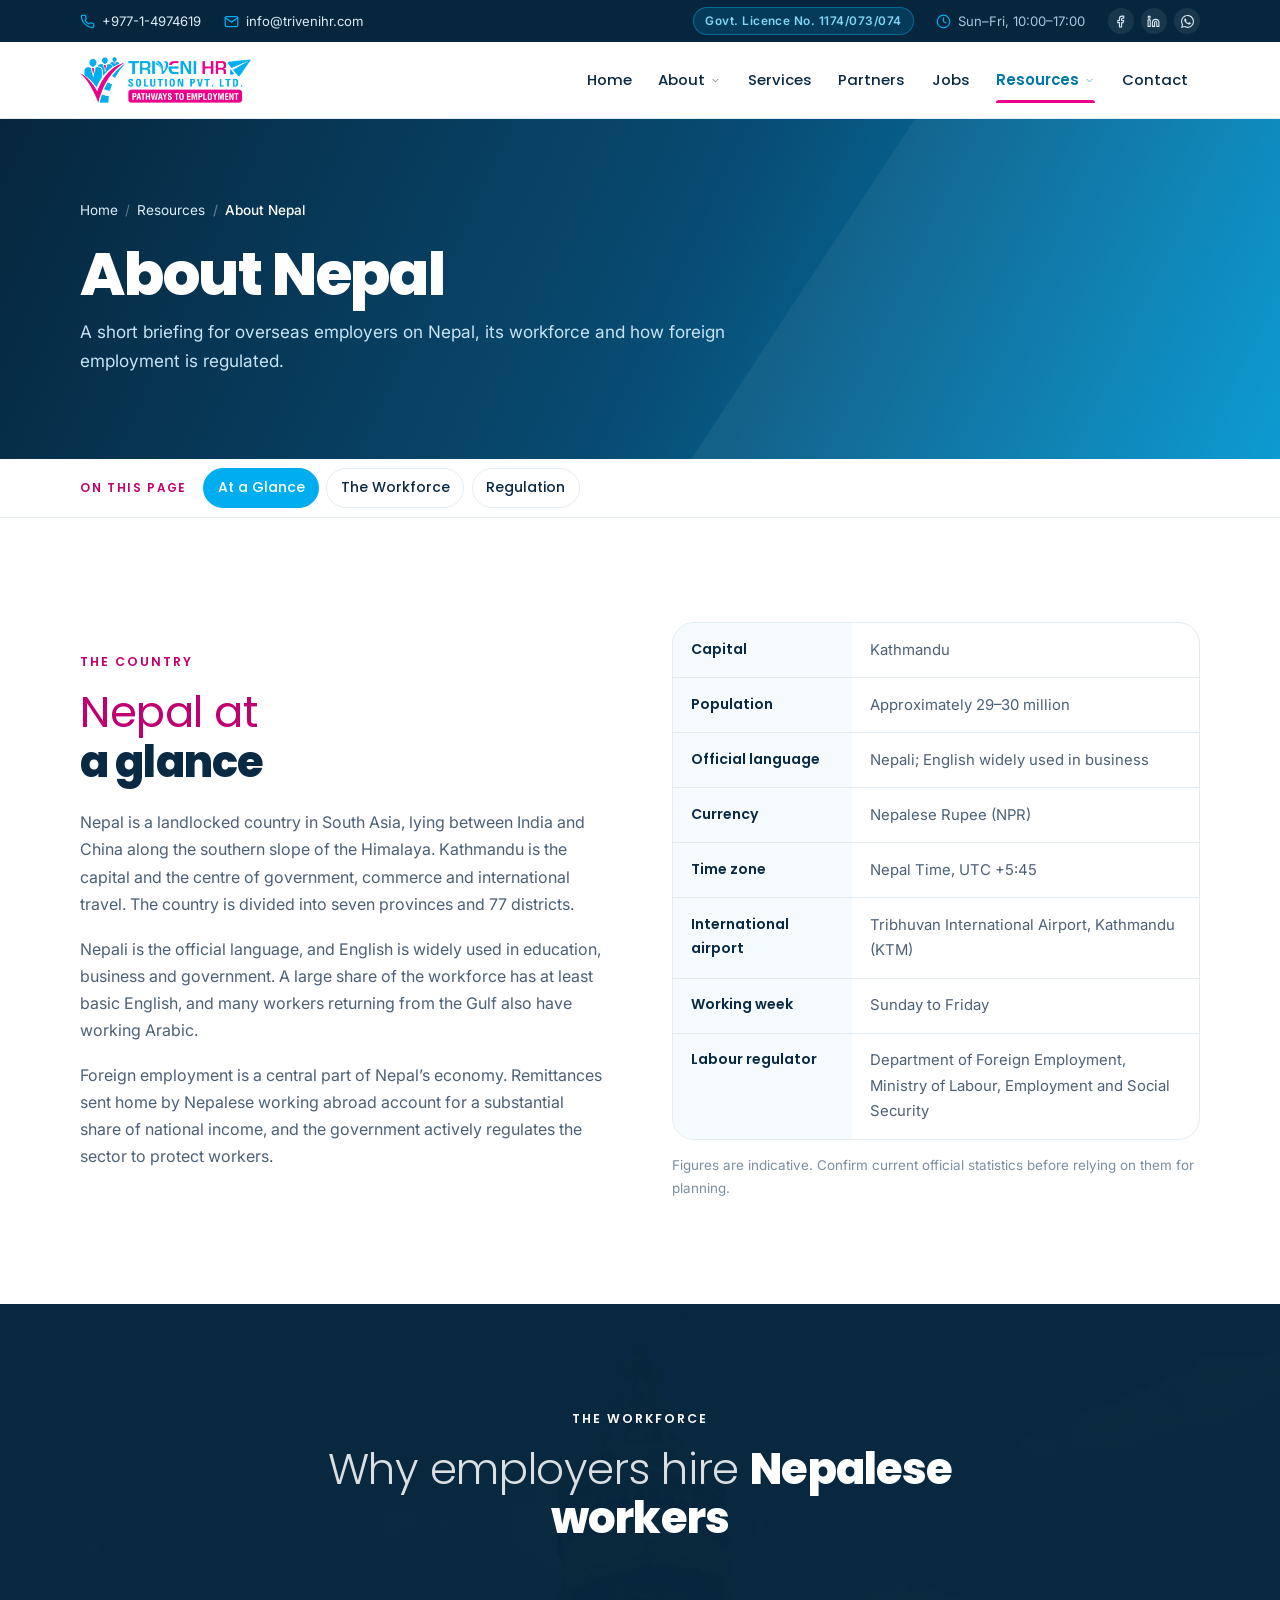
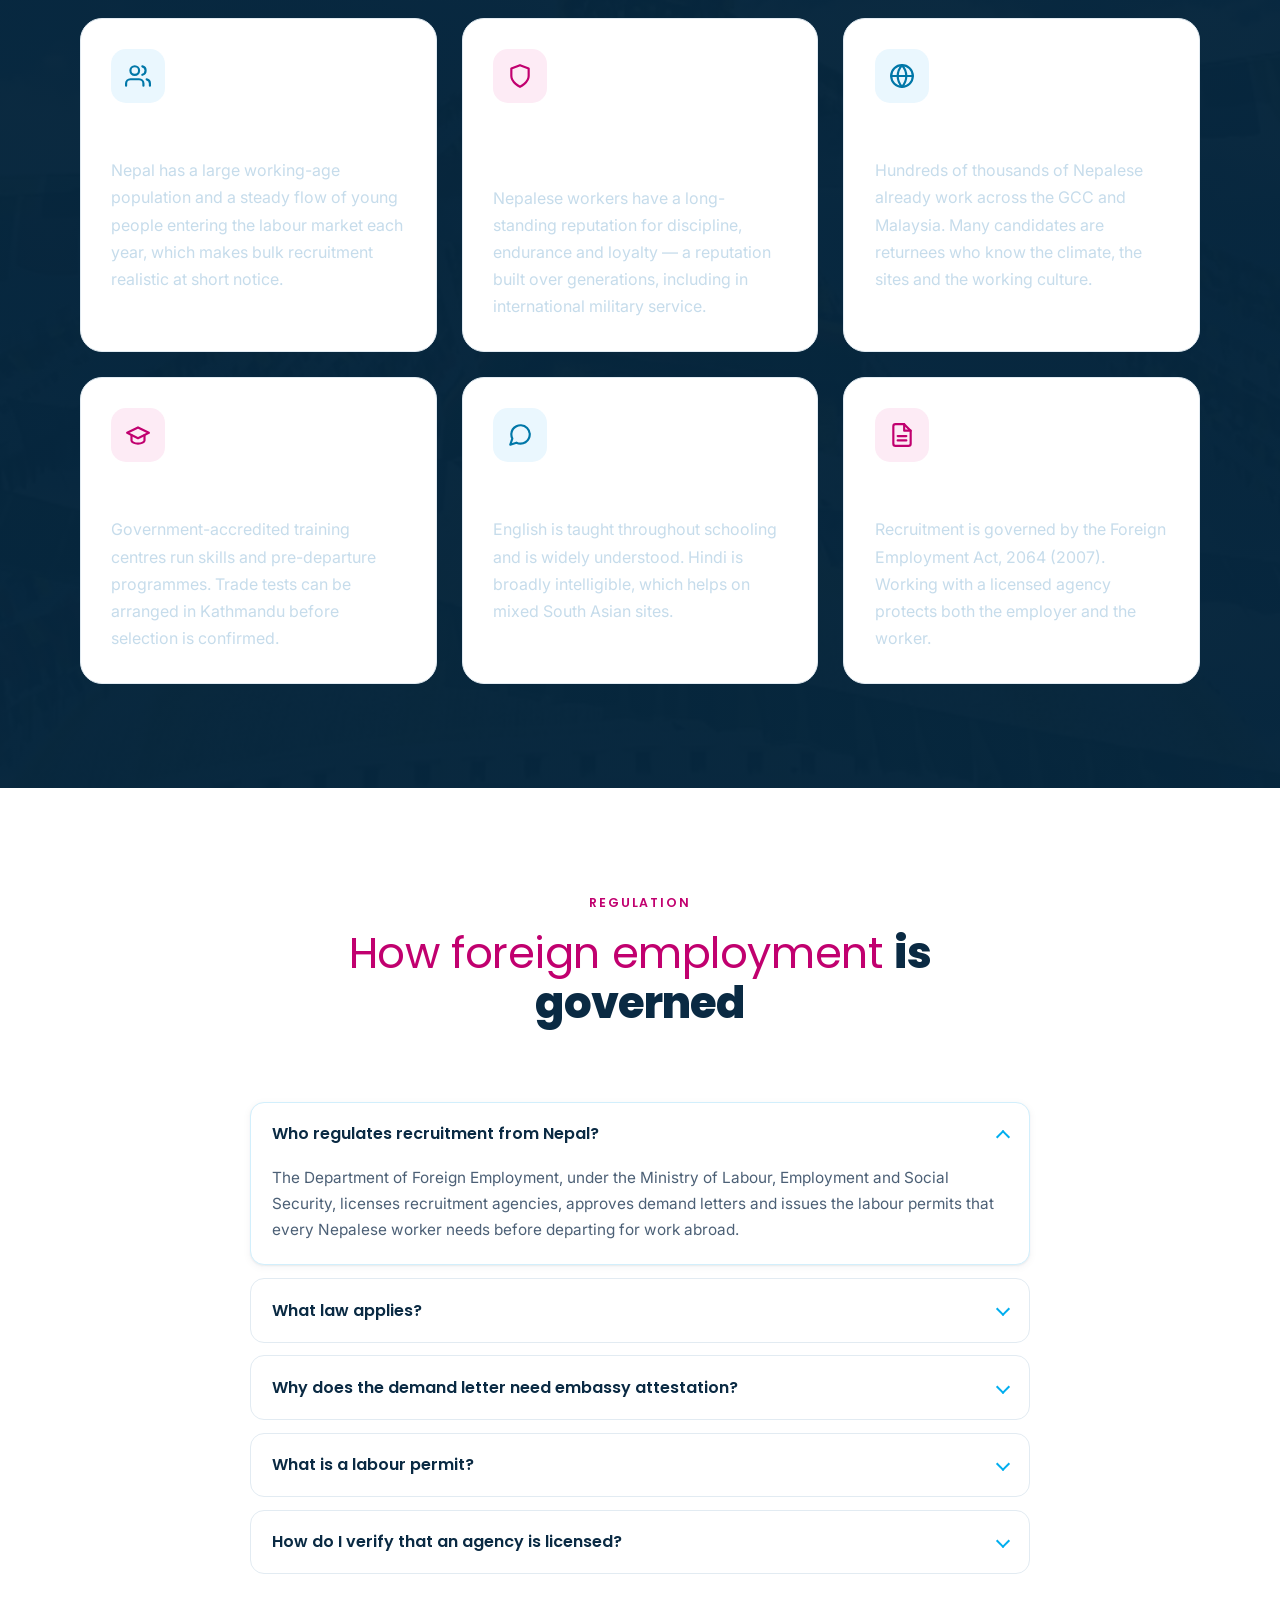
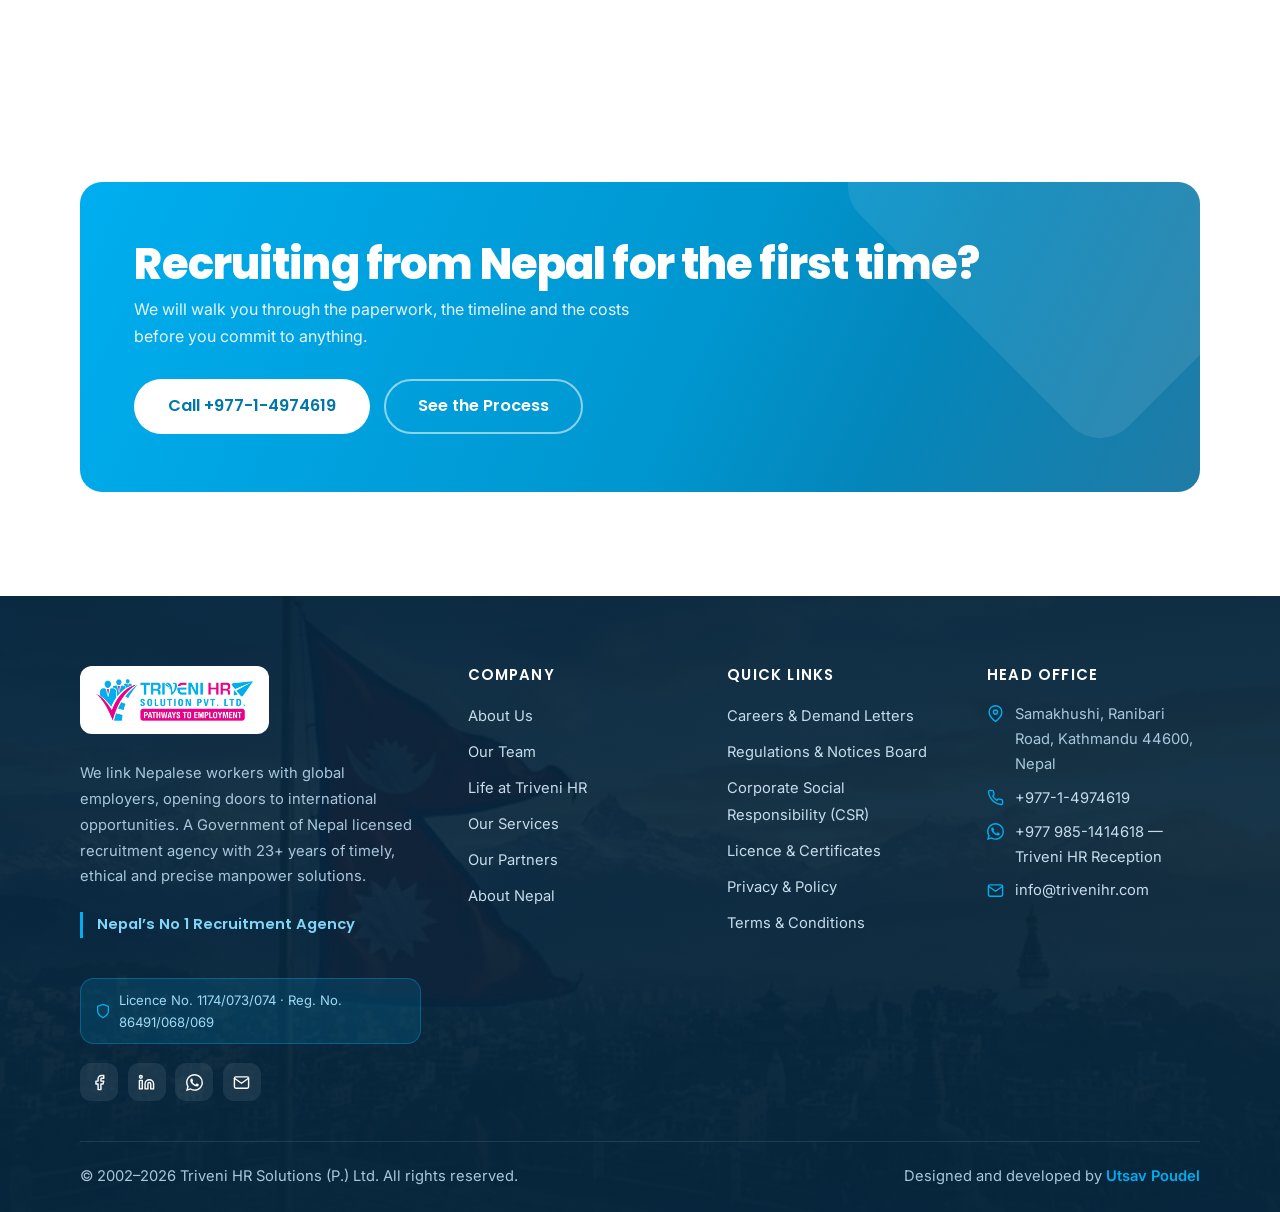
<file: nepal.html>
<!DOCTYPE html>
<html lang="en">
<head>
<meta charset="utf-8">
<meta name="viewport" content="width=device-width, initial-scale=1">
<title>About Nepal &amp; Its Workforce | Guide for Overseas Employers</title>
<meta name="description" content="A briefing for overseas employers on Nepal, its workforce, and how foreign employment recruitment is regulated by the Department of Foreign Employment.">
<meta name="keywords" content="about Nepal workforce, Nepalese workers, foreign employment act Nepal, hire from Nepal">
<link rel="canonical" href="https://www.trivenihr.com/nepal.html">
<meta name="robots" content="index, follow, max-image-preview:large, max-snippet:-1, max-video-preview:-1">
<meta name="theme-color" content="#00AEEF">
<meta name="author" content="Triveni HR Solution Pvt. Ltd.">

<meta name="geo.region" content="NP-BA">
<meta name="geo.placename" content="Kathmandu, Nepal">
<meta name="geo.position" content="27.7372;85.3147">
<meta name="ICBM" content="27.7372, 85.3147">

<meta property="og:type" content="website">
<meta property="og:site_name" content="Triveni HR Solution Pvt. Ltd.">
<meta property="og:locale" content="en_US">
<meta property="og:title" content="About Nepal &amp; Its Workforce | Guide for Overseas Employers">
<meta property="og:description" content="A briefing for overseas employers on Nepal, its workforce, and how foreign employment recruitment is regulated by the Department of Foreign Employment.">
<meta property="og:url" content="https://www.trivenihr.com/nepal.html">
<meta property="og:image" content="https://www.trivenihr.com/assets/img/brand/og-image.png">
<meta property="og:image:width" content="1200">
<meta property="og:image:height" content="630">
<meta name="twitter:card" content="summary_large_image">
<meta name="twitter:title" content="About Nepal &amp; Its Workforce | Guide for Overseas Employers">
<meta name="twitter:description" content="A briefing for overseas employers on Nepal, its workforce, and how foreign employment recruitment is regulated by the Department of Foreign Employment.">
<meta name="twitter:image" content="https://www.trivenihr.com/assets/img/brand/og-image.png">

<link rel="icon" type="image/png" href="assets/img/brand/favicon.png">
<link rel="apple-touch-icon" href="assets/img/brand/favicon.png">

<link rel="preconnect" href="https://fonts.googleapis.com">
<link rel="preconnect" href="https://fonts.gstatic.com" crossorigin>
<link rel="stylesheet" href="https://fonts.googleapis.com/css2?family=Inter:wght@400;500;600&family=Poppins:wght@300;400;500;600;700;800&display=swap">
<link rel="stylesheet" href="assets/css/style.css?v=4">

<script type="application/ld+json">
{
 "@context": "https://schema.org",
 "@graph": [
  {
   "@type": [
    "EmploymentAgency",
    "Organization"
   ],
   "@id": "https://www.trivenihr.com/#organization",
   "name": "Triveni HR Solution",
   "legalName": "Triveni HR Solution Pvt. Ltd.",
   "alternateName": [
    "Triveni HR",
    "Triveni H.R. Solution Pvt. Ltd.",
    "Triveni Manpower"
   ],
   "url": "https://www.trivenihr.com/",
   "logo": {
    "@type": "ImageObject",
    "url": "https://www.trivenihr.com/assets/img/brand/logo.png",
    "width": 600,
    "height": 161
   },
   "image": "https://www.trivenihr.com/assets/img/brand/og-image.png",
   "description": "Government of Nepal licensed manpower recruitment agency based in Kathmandu. Over 23 years supplying skilled, semi-skilled and professional Nepalese workers to employers in Qatar, Saudi Arabia, the UAE, Kuwait, Bahrain, Oman and Malaysia.",
   "foundingDate": "2002",
   "slogan": "Pathways to Employment",
   "email": "info@trivenihr.com",
   "telephone": "+977-1-4974619",
   "faxNumber": "+977-1-4974619",
   "address": {
    "@type": "PostalAddress",
    "streetAddress": "Samakhushi, Ranibari Road",
    "addressLocality": "Kathmandu",
    "addressRegion": "Bagmati Province",
    "postalCode": "44600",
    "addressCountry": "NP"
   },
   "geo": {
    "@type": "GeoCoordinates",
    "latitude": "27.7372",
    "longitude": "85.3147"
   },
   "hasMap": "https://maps.google.com/maps?q=Samakhushi,+Ranibari+Road,+Kathmandu,+Nepal",
   "openingHoursSpecification": [
    {
     "@type": "OpeningHoursSpecification",
     "dayOfWeek": [
      "Sunday",
      "Monday",
      "Tuesday",
      "Wednesday",
      "Thursday",
      "Friday"
     ],
     "opens": "10:00",
     "closes": "17:00"
    }
   ],
   "contactPoint": [
    {
     "@type": "ContactPoint",
     "telephone": "+977-1-4974619",
     "contactType": "customer service",
     "areaServed": [
      "NP",
      "Qatar",
      "Saudi Arabia",
      "United Arab Emirates",
      "Kuwait",
      "Bahrain",
      "Oman",
      "Malaysia"
     ],
     "availableLanguage": [
      "English",
      "Nepali",
      "Hindi"
     ]
    },
    {
     "@type": "ContactPoint",
     "telephone": "+977 985-1414618",
     "contactType": "reception",
     "availableLanguage": [
      "English",
      "Nepali",
      "Hindi"
     ]
    }
   ],
   "areaServed": [
    {
     "@type": "Country",
     "name": "Qatar"
    },
    {
     "@type": "Country",
     "name": "Saudi Arabia"
    },
    {
     "@type": "Country",
     "name": "United Arab Emirates"
    },
    {
     "@type": "Country",
     "name": "Kuwait"
    },
    {
     "@type": "Country",
     "name": "Bahrain"
    },
    {
     "@type": "Country",
     "name": "Oman"
    },
    {
     "@type": "Country",
     "name": "Malaysia"
    }
   ],
   "knowsAbout": [
    "Foreign employment recruitment",
    "Overseas manpower supply",
    "Nepalese workforce",
    "Gulf and GCC recruitment",
    "Labour permit processing",
    "Trade testing",
    "Pre-departure orientation training"
   ],
   "identifier": [
    {
     "@type": "PropertyValue",
     "name": "Foreign Employment Licence No.",
     "value": "1174/073/074"
    },
    {
     "@type": "PropertyValue",
     "name": "Company Registration No.",
     "value": "86491/068/069"
    },
    {
     "@type": "PropertyValue",
     "name": "PAN No.",
     "value": "600306838"
    }
   ],
   "numberOfEmployees": {
    "@type": "QuantitativeValue",
    "minValue": 50
   },
   "sameAs": [
    "https://www.facebook.com/profile.php?id=61566432877876",
    "https://www.linkedin.com/company/trivenihr/",
    "https://www.linkedin.com/company/trivenihrsolutions/"
   ]
  },
  {
   "@type": "WebSite",
   "@id": "https://www.trivenihr.com/#website",
   "url": "https://www.trivenihr.com/",
   "name": "Triveni HR Solution",
   "inLanguage": "en",
   "publisher": {
    "@id": "https://www.trivenihr.com/#organization"
   }
  },
  {
   "@type": "WebPage",
   "@id": "https://www.trivenihr.com/nepal.html#webpage",
   "url": "https://www.trivenihr.com/nepal.html",
   "name": "About Nepal &amp; Its Workforce | Guide for Overseas Employers",
   "description": "A briefing for overseas employers on Nepal, its workforce, and how foreign employment recruitment is regulated by the Department of Foreign Employment.",
   "inLanguage": "en",
   "isPartOf": {
    "@id": "https://www.trivenihr.com/#website"
   },
   "about": {
    "@id": "https://www.trivenihr.com/#organization"
   }
  },
  {
   "@type": "BreadcrumbList",
   "@id": "https://www.trivenihr.com/nepal.html#breadcrumb",
   "itemListElement": [
    {
     "@type": "ListItem",
     "position": 1,
     "name": "Home",
     "item": "https://www.trivenihr.com/index.html"
    },
    {
     "@type": "ListItem",
     "position": 2,
     "name": "Resources",
     "item": "https://www.trivenihr.com/downloads.html"
    },
    {
     "@type": "ListItem",
     "position": 3,
     "name": "About Nepal",
     "item": "https://www.trivenihr.com/nepal.html"
    }
   ]
  },
  {
   "@type": "FAQPage",
   "mainEntity": [
    {
     "@type": "Question",
     "name": "Who regulates recruitment from Nepal?",
     "acceptedAnswer": {
      "@type": "Answer",
      "text": "The Department of Foreign Employment, under the Ministry of Labour, Employment and Social Security, licenses recruitment agencies, approves demand letters and issues the labour permits that every Nepalese worker needs before departing for work abroad."
     }
    },
    {
     "@type": "Question",
     "name": "What law applies?",
     "acceptedAnswer": {
      "@type": "Answer",
      "text": "The Foreign Employment Act, 2064 (2007) and the Foreign Employment Regulation set out how recruitment must be conducted, what may be charged to workers, and the obligations of licensed agencies. Directives issued by the Government of Nepal from time to time also apply."
     }
    },
    {
     "@type": "Question",
     "name": "Why does the demand letter need embassy attestation?",
     "acceptedAnswer": {
      "@type": "Answer",
      "text": "Attestation by the Nepalese diplomatic mission accredited to your country confirms that your company exists, that the job offer is genuine and that the stated terms are real. The Department of Foreign Employment will not approve recruitment without it."
     }
    },
    {
     "@type": "Question",
     "name": "What is a labour permit?",
     "acceptedAnswer": {
      "@type": "Answer",
      "text": "It is the approval each worker must hold before leaving Nepal for employment abroad. It links the worker to an approved employer and an approved contract, and it is what makes the placement lawful on the Nepalese side."
     }
    },
    {
     "@type": "Question",
     "name": "How do I verify that an agency is licensed?",
     "acceptedAnswer": {
      "@type": "Answer",
      "text": "Ask for the licence number and check it against the Department of Foreign Employment's records. Triveni HR's licence number is 1174/073/074 and our certificates are published on our licence page."
     }
    }
   ]
  }
 ]
}
</script>
</head>
<body>
<a class="skip-link" href="#main">Skip to content</a>

  <!-- ============ TOP BAR ============ -->
  <div class="topbar">
    <div class="container topbar__inner">
      <ul class="topbar__list">
        <li><svg viewBox="0 0 24 24" fill="none" stroke="currentColor" stroke-width="2" stroke-linecap="round" stroke-linejoin="round" aria-hidden="true" focusable="false"><path d="M22 16.92v3a2 2 0 0 1-2.18 2 19.79 19.79 0 0 1-8.63-3.07 19.5 19.5 0 0 1-6-6 19.79 19.79 0 0 1-3.07-8.67A2 2 0 0 1 4.11 2h3a2 2 0 0 1 2 1.72 12.84 12.84 0 0 0 .7 2.81 2 2 0 0 1-.45 2.11L8.09 9.91a16 16 0 0 0 6 6l1.27-1.27a2 2 0 0 1 2.11-.45 12.84 12.84 0 0 0 2.81.7A2 2 0 0 1 22 16.92z"/></svg><a href="tel:+97714974619">+977-1-4974619</a></li>
        <li><svg viewBox="0 0 24 24" fill="none" stroke="currentColor" stroke-width="2" stroke-linecap="round" stroke-linejoin="round" aria-hidden="true" focusable="false"><path d="M4 4h16c1.1 0 2 .9 2 2v12c0 1.1-.9 2-2 2H4c-1.1 0-2-.9-2-2V6c0-1.1.9-2 2-2z"/><polyline points="22,6 12,13 2,6"/></svg><a href="mailto:info@trivenihr.com">info@trivenihr.com</a></li>
      </ul>
      <ul class="topbar__list topbar__list--secondary">
        <li><span class="topbar__badge">Govt. Licence No. 1174/073/074</span></li>
        <li><svg viewBox="0 0 24 24" fill="none" stroke="currentColor" stroke-width="2" stroke-linecap="round" stroke-linejoin="round" aria-hidden="true" focusable="false"><circle cx="12" cy="12" r="10"/><polyline points="12 6 12 12 16 14"/></svg><span>Sun&ndash;Fri, 10:00&ndash;17:00</span></li>
        <li class="topbar__social">
          <a href="https://www.facebook.com/profile.php?id=61566432877876" target="_blank" rel="noopener" aria-label="Triveni HR on Facebook"><svg viewBox="0 0 24 24" fill="none" stroke="currentColor" stroke-width="2" stroke-linecap="round" stroke-linejoin="round" aria-hidden="true" focusable="false"><path d="M18 2h-3a5 5 0 0 0-5 5v3H7v4h3v8h4v-8h3l1-4h-4V7a1 1 0 0 1 1-1h3z"/></svg></a>
          <a href="https://www.linkedin.com/company/trivenihr/" target="_blank" rel="noopener" aria-label="Triveni HR on LinkedIn"><svg viewBox="0 0 24 24" fill="none" stroke="currentColor" stroke-width="2" stroke-linecap="round" stroke-linejoin="round" aria-hidden="true" focusable="false"><path d="M16 8a6 6 0 0 1 6 6v7h-4v-7a2 2 0 0 0-2-2 2 2 0 0 0-2 2v7h-4v-7a6 6 0 0 1 6-6z"/><rect x="2" y="9" width="4" height="12"/><circle cx="4" cy="4" r="2"/></svg></a>
          <a href="https://wa.me/9779851414618" target="_blank" rel="noopener" aria-label="WhatsApp Triveni HR Reception"><svg viewBox="0 0 24 24" fill="currentColor" stroke="none" aria-hidden="true" focusable="false"><path d="M17.472 14.382c-.297-.149-1.758-.867-2.03-.967-.273-.099-.471-.148-.67.15-.197.297-.767.966-.94 1.164-.173.199-.347.223-.644.075-.297-.15-1.255-.463-2.39-1.475-.883-.788-1.48-1.761-1.653-2.059-.173-.297-.018-.458.13-.606.134-.133.298-.347.446-.52.149-.174.198-.298.298-.497.099-.198.05-.371-.025-.52-.075-.149-.669-1.612-.916-2.207-.242-.579-.487-.5-.669-.51a12.8 12.8 0 0 0-.57-.01c-.198 0-.52.074-.792.372-.272.297-1.04 1.016-1.04 2.479 0 1.462 1.065 2.875 1.213 3.074.149.198 2.096 3.2 5.077 4.487.709.306 1.262.489 1.694.625.712.227 1.36.195 1.871.118.571-.085 1.758-.719 2.006-1.413.248-.694.248-1.289.173-1.413-.074-.124-.272-.198-.57-.347m-5.421 7.403h-.004a9.87 9.87 0 0 1-5.031-1.378l-.361-.214-3.741.982.998-3.648-.235-.374a9.86 9.86 0 0 1-1.51-5.26c.001-5.45 4.436-9.884 9.888-9.884a9.82 9.82 0 0 1 6.988 2.896 9.825 9.825 0 0 1 2.893 6.994c-.003 5.45-4.437 9.885-9.885 9.885M20.52 3.449C18.24 1.245 15.24 0 12.045 0 5.463 0 .104 5.359.101 11.945c0 2.096.549 4.142 1.595 5.945L0 24l6.305-1.654a11.882 11.882 0 0 0 5.683 1.448h.005c6.582 0 11.94-5.359 11.943-11.945a11.86 11.86 0 0 0-3.416-8.4"/></svg></a>
        </li>
      </ul>
    </div>
  </div>

  <!-- ============ HEADER ============ -->
  <header class="header">
    <div class="container header__inner">
      <a class="brand" href="index.html" aria-label="Triveni HR Solution Pvt. Ltd. &mdash; home">
        <img src="assets/img/brand/logo.png" alt="Triveni HR Solution Pvt. Ltd. — Pathways to Employment" width="600" height="161">
      </a>

      <nav class="nav" id="site-nav" aria-label="Main">
        <ul class="nav__list">
            <li><a class="nav__link" href="index.html">Home</a></li>
            <li class="nav__item--has-menu"><a class="nav__link" href="about.html">About<svg class="nav__caret" viewBox="0 0 24 24" fill="none" stroke="currentColor" stroke-width="2" stroke-linecap="round" stroke-linejoin="round" aria-hidden="true" focusable="false"><polyline points="6 9 12 15 18 9"/></svg></a><ul class="nav__menu"><li><a href="about.html">Company Overview</a></li><li><a href="team.html">Our Team</a></li><li><a href="life.html">Life at Triveni HR</a></li><li><a href="life.html#csr">Corporate Social Responsibility</a></li><li><a href="licence.html">Licence &amp; Certificates</a></li></ul></li>
            <li><a class="nav__link" href="services.html">Services</a></li>
            <li><a class="nav__link" href="clients.html">Partners</a></li>
            <li><a class="nav__link" href="jobs.html">Jobs</a></li>
            <li class="nav__item--has-menu"><a class="nav__link" href="downloads.html" aria-current="page">Resources<svg class="nav__caret" viewBox="0 0 24 24" fill="none" stroke="currentColor" stroke-width="2" stroke-linecap="round" stroke-linejoin="round" aria-hidden="true" focusable="false"><polyline points="6 9 12 15 18 9"/></svg></a><ul class="nav__menu"><li><a href="downloads.html">Downloads</a></li><li><a href="nepal.html">About Nepal</a></li></ul></li>
            <li><a class="nav__link" href="contact.html">Contact</a></li>
        </ul>
        <div class="nav__mobile-cta">
          <a class="btn btn--outline" href="https://wa.me/9779851414618" target="_blank" rel="noopener"><svg viewBox="0 0 24 24" fill="currentColor" stroke="none" aria-hidden="true" focusable="false"><path d="M17.472 14.382c-.297-.149-1.758-.867-2.03-.967-.273-.099-.471-.148-.67.15-.197.297-.767.966-.94 1.164-.173.199-.347.223-.644.075-.297-.15-1.255-.463-2.39-1.475-.883-.788-1.48-1.761-1.653-2.059-.173-.297-.018-.458.13-.606.134-.133.298-.347.446-.52.149-.174.198-.298.298-.497.099-.198.05-.371-.025-.52-.075-.149-.669-1.612-.916-2.207-.242-.579-.487-.5-.669-.51a12.8 12.8 0 0 0-.57-.01c-.198 0-.52.074-.792.372-.272.297-1.04 1.016-1.04 2.479 0 1.462 1.065 2.875 1.213 3.074.149.198 2.096 3.2 5.077 4.487.709.306 1.262.489 1.694.625.712.227 1.36.195 1.871.118.571-.085 1.758-.719 2.006-1.413.248-.694.248-1.289.173-1.413-.074-.124-.272-.198-.57-.347m-5.421 7.403h-.004a9.87 9.87 0 0 1-5.031-1.378l-.361-.214-3.741.982.998-3.648-.235-.374a9.86 9.86 0 0 1-1.51-5.26c.001-5.45 4.436-9.884 9.888-9.884a9.82 9.82 0 0 1 6.988 2.896 9.825 9.825 0 0 1 2.893 6.994c-.003 5.45-4.437 9.885-9.885 9.885M20.52 3.449C18.24 1.245 15.24 0 12.045 0 5.463 0 .104 5.359.101 11.945c0 2.096.549 4.142 1.595 5.945L0 24l6.305-1.654a11.882 11.882 0 0 0 5.683 1.448h.005c6.582 0 11.94-5.359 11.943-11.945a11.86 11.86 0 0 0-3.416-8.4"/></svg>Triveni HR Reception</a>
        </div>
      </nav>

      <button class="nav-toggle" type="button" aria-expanded="false" aria-controls="site-nav" aria-label="Toggle navigation menu">
        <span></span>
      </button>
    </div>
  </header>

  <main id="main">
    <section class="page-hero">
      <img class="page-hero__bg" src="assets/img/nepal/himalaya.jpg" alt="" aria-hidden="true" loading="eager">
      <div class="container">
        <ul class="breadcrumb"><li><a href="index.html">Home</a></li><li><a href="downloads.html">Resources</a></li><li aria-current="page">About Nepal</li></ul>
        <h1>About Nepal</h1>
        <p>A short briefing for overseas employers on Nepal, its workforce and how foreign employment is regulated.</p>
      </div>
    </section>

    <!-- ================= IN-PAGE SECTION NAV ================= -->
    <nav class="jumpnav" aria-label="Sections on this page">
      <div class="container">
        <span class="jumpnav__label">On this page</span>
        <ul>
          <li><a href="#country">At a Glance</a></li>
          <li><a href="#workforce">The Workforce</a></li>
          <li><a href="#regulation">Regulation</a></li>
        </ul>
      </div>
    </nav>

    <section class="section" id="country">
      <div class="container">
        <div class="split">
          <div class="reveal">
            <span class="eyebrow">The country</span>
            <h2 class="dual"><span>Nepal at</span><strong>a glance</strong></h2>
            <p>Nepal is a landlocked country in South Asia, lying between India and China along the southern
               slope of the Himalaya. Kathmandu is the capital and the centre of government, commerce and
               international travel. The country is divided into seven provinces and 77 districts.</p>
            <p>Nepali is the official language, and English is widely used in education, business and
               government. A large share of the workforce has at least basic English, and many workers
               returning from the Gulf also have working Arabic.</p>
            <p>Foreign employment is a central part of Nepal&rsquo;s economy. Remittances sent home by
               Nepalese working abroad account for a substantial share of national income, and the
               government actively regulates the sector to protect workers.</p>
          </div>
          <div class="reveal reveal-d1">
            <div class="facts">
              <dl>
                <div class="row"><dt>Capital</dt><dd>Kathmandu</dd></div>
                <div class="row"><dt>Population</dt><dd>Approximately 29&ndash;30 million</dd></div>
                <div class="row"><dt>Official language</dt><dd>Nepali; English widely used in business</dd></div>
                <div class="row"><dt>Currency</dt><dd>Nepalese Rupee (NPR)</dd></div>
                <div class="row"><dt>Time zone</dt><dd>Nepal Time, UTC +5:45</dd></div>
                <div class="row"><dt>International airport</dt><dd>Tribhuvan International Airport, Kathmandu (KTM)</dd></div>
                <div class="row"><dt>Working week</dt><dd>Sunday to Friday</dd></div>
                <div class="row"><dt>Labour regulator</dt><dd>Department of Foreign Employment, Ministry of Labour, Employment and Social Security</dd></div>
              </dl>
            </div>
            <p class="form__note" style="margin-top:.9rem">Figures are indicative. Confirm current official
               statistics before relying on them for planning.</p>
          </div>
        </div>
      </div>
    </section>

    <section class="section section--deep photoband" id="workforce">
      <img src="assets/img/nepal/boudha.jpg" alt="" aria-hidden="true" width="860" height="484" loading="lazy">
      <div class="container">
        <div class="section-head section-head--center">
          <span class="eyebrow">The workforce</span>
          <h2 class="dual dual--inline"><span>Why employers hire </span><strong>Nepalese workers</strong></h2>
        </div>
        <div class="grid grid--3">
          <article class="card reveal">
            <div class="card__icon"><svg viewBox="0 0 24 24" fill="none" stroke="currentColor" stroke-width="2" stroke-linecap="round" stroke-linejoin="round" aria-hidden="true" focusable="false"><path d="M17 21v-2a4 4 0 0 0-4-4H5a4 4 0 0 0-4 4v2"/><circle cx="9" cy="7" r="4"/><path d="M23 21v-2a4 4 0 0 0-3-3.87"/><path d="M16 3.13a4 4 0 0 1 0 7.75"/></svg></div>
            <h3>A young labour force</h3>
            <p>Nepal has a large working-age population and a steady flow of young people entering the labour
               market each year, which makes bulk recruitment realistic at short notice.</p>
          </article>
          <article class="card card--alt reveal reveal-d1">
            <div class="card__icon"><svg viewBox="0 0 24 24" fill="none" stroke="currentColor" stroke-width="2" stroke-linecap="round" stroke-linejoin="round" aria-hidden="true" focusable="false"><path d="M12 22s8-4 8-10V5l-8-3-8 3v7c0 6 8 10 8 10z"/></svg></div>
            <h3>A reputation for reliability</h3>
            <p>Nepalese workers have a long-standing reputation for discipline, endurance and loyalty &mdash;
               a reputation built over generations, including in international military service.</p>
          </article>
          <article class="card reveal reveal-d2">
            <div class="card__icon"><svg viewBox="0 0 24 24" fill="none" stroke="currentColor" stroke-width="2" stroke-linecap="round" stroke-linejoin="round" aria-hidden="true" focusable="false"><circle cx="12" cy="12" r="10"/><line x1="2" y1="12" x2="22" y2="12"/><path d="M12 2a15.3 15.3 0 0 1 4 10 15.3 15.3 0 0 1-4 10 15.3 15.3 0 0 1-4-10 15.3 15.3 0 0 1 4-10z"/></svg></div>
            <h3>Experience in the Gulf</h3>
            <p>Hundreds of thousands of Nepalese already work across the GCC and Malaysia. Many candidates are
               returnees who know the climate, the sites and the working culture.</p>
          </article>
          <article class="card card--alt reveal">
            <div class="card__icon"><svg viewBox="0 0 24 24" fill="none" stroke="currentColor" stroke-width="2" stroke-linecap="round" stroke-linejoin="round" aria-hidden="true" focusable="false"><path d="M22 10L12 5 2 10l10 5 10-5z"/><path d="M6 12v5c0 1.5 2.7 3 6 3s6-1.5 6-3v-5"/></svg></div>
            <h3>Trained and tested</h3>
            <p>Government-accredited training centres run skills and pre-departure programmes. Trade tests can
               be arranged in Kathmandu before selection is confirmed.</p>
          </article>
          <article class="card reveal reveal-d1">
            <div class="card__icon"><svg viewBox="0 0 24 24" fill="none" stroke="currentColor" stroke-width="2" stroke-linecap="round" stroke-linejoin="round" aria-hidden="true" focusable="false"><path d="M21 11.5a8.38 8.38 0 0 1-.9 3.8 8.5 8.5 0 0 1-7.6 4.7 8.38 8.38 0 0 1-3.8-.9L3 21l1.9-5.7a8.38 8.38 0 0 1-.9-3.8 8.5 8.5 0 0 1 4.7-7.6 8.38 8.38 0 0 1 3.8-.9h.5a8.48 8.48 0 0 1 8 8v.5z"/></svg></div>
            <h3>Language</h3>
            <p>English is taught throughout schooling and is widely understood. Hindi is broadly intelligible,
               which helps on mixed South Asian sites.</p>
          </article>
          <article class="card card--alt reveal reveal-d2">
            <div class="card__icon"><svg viewBox="0 0 24 24" fill="none" stroke="currentColor" stroke-width="2" stroke-linecap="round" stroke-linejoin="round" aria-hidden="true" focusable="false"><path d="M14 2H6a2 2 0 0 0-2 2v16a2 2 0 0 0 2 2h12a2 2 0 0 0 2-2V8z"/><polyline points="14 2 14 8 20 8"/><line x1="16" y1="13" x2="8" y2="13"/><line x1="16" y1="17" x2="8" y2="17"/></svg></div>
            <h3>A regulated process</h3>
            <p>Recruitment is governed by the Foreign Employment Act, 2064 (2007). Working with a licensed
               agency protects both the employer and the worker.</p>
          </article>
        </div>
      </div>
    </section>

    <section class="section" id="regulation">
      <div class="container container--narrow">
        <div class="section-head section-head--center">
          <span class="eyebrow">Regulation</span>
          <h2 class="dual dual--inline"><span>How foreign employment </span><strong>is governed</strong></h2>
        </div>
        <div class="accordion reveal">
          <details open><summary>Who regulates recruitment from Nepal?</summary><div class="accordion__body"><p>The Department of Foreign Employment, under the Ministry of Labour, Employment and Social Security, licenses recruitment agencies, approves demand letters and issues the labour permits that every Nepalese worker needs before departing for work abroad.</p></div></details>
          <details><summary>What law applies?</summary><div class="accordion__body"><p>The Foreign Employment Act, 2064 (2007) and the Foreign Employment Regulation set out how recruitment must be conducted, what may be charged to workers, and the obligations of licensed agencies. Directives issued by the Government of Nepal from time to time also apply.</p></div></details>
          <details><summary>Why does the demand letter need embassy attestation?</summary><div class="accordion__body"><p>Attestation by the Nepalese diplomatic mission accredited to your country confirms that your company exists, that the job offer is genuine and that the stated terms are real. The Department of Foreign Employment will not approve recruitment without it.</p></div></details>
          <details><summary>What is a labour permit?</summary><div class="accordion__body"><p>It is the approval each worker must hold before leaving Nepal for employment abroad. It links the worker to an approved employer and an approved contract, and it is what makes the placement lawful on the Nepalese side.</p></div></details>
          <details><summary>How do I verify that an agency is licensed?</summary><div class="accordion__body"><p>Ask for the licence number and check it against the Department of Foreign Employment&rsquo;s records. Triveni HR&rsquo;s licence number is 1174/073/074 and our certificates are published on our <a href="licence.html">licence page</a>.</p></div></details>
        </div>
      </div>
    </section>

    <section class="section">
      <div class="container">
        <div class="cta reveal">
          <div class="cta__inner">
            <div>
              <h2>Recruiting from Nepal for the first time?</h2>
              <p>We will walk you through the paperwork, the timeline and the costs before you commit to anything.</p>
            </div>
            <div class="btn-row">
              <a class="btn btn--white btn--lg" href="tel:+97714974619">Call +977-1-4974619</a>
              <a class="btn btn--ghost-white btn--lg" href="services.html#process">See the Process</a>
            </div>
          </div>
        </div>
      </div>
    </section>

  </main>

  <!-- ============ FOOTER ============ -->
  <footer class="footer">
    <img class="footer__bg" src="assets/img/nepal/valley-flag.jpg" alt="" aria-hidden="true" width="645" height="360" loading="lazy">
    <div class="container">
      <div class="footer__grid">
        <div class="footer__brandcol">
          <div class="footer__logo">
            <img src="assets/img/brand/logo.png" alt="Triveni HR Solution Pvt. Ltd." width="600" height="161">
          </div>
          <p>We link Nepalese workers with global employers, opening doors to international
             opportunities. A Government of Nepal licensed recruitment agency with 23+ years of
             timely, ethical and precise manpower solutions.</p>
          <p class="footer__promise">Nepal&rsquo;s No 1 Recruitment Agency</p>
          <div class="footer__licence">
            <svg viewBox="0 0 24 24" fill="none" stroke="currentColor" stroke-width="2" stroke-linecap="round" stroke-linejoin="round" aria-hidden="true" focusable="false"><path d="M12 22s8-4 8-10V5l-8-3-8 3v7c0 6 8 10 8 10z"/></svg><span>Licence No. 1174/073/074 &middot; Reg. No. 86491/068/069</span>
          </div>
          <div class="footer__social">
            <a href="https://www.facebook.com/profile.php?id=61566432877876" target="_blank" rel="noopener" aria-label="Facebook"><svg viewBox="0 0 24 24" fill="none" stroke="currentColor" stroke-width="2" stroke-linecap="round" stroke-linejoin="round" aria-hidden="true" focusable="false"><path d="M18 2h-3a5 5 0 0 0-5 5v3H7v4h3v8h4v-8h3l1-4h-4V7a1 1 0 0 1 1-1h3z"/></svg></a>
            <a href="https://www.linkedin.com/company/trivenihr/" target="_blank" rel="noopener" aria-label="LinkedIn"><svg viewBox="0 0 24 24" fill="none" stroke="currentColor" stroke-width="2" stroke-linecap="round" stroke-linejoin="round" aria-hidden="true" focusable="false"><path d="M16 8a6 6 0 0 1 6 6v7h-4v-7a2 2 0 0 0-2-2 2 2 0 0 0-2 2v7h-4v-7a6 6 0 0 1 6-6z"/><rect x="2" y="9" width="4" height="12"/><circle cx="4" cy="4" r="2"/></svg></a>
            <a href="https://wa.me/9779851414618" target="_blank" rel="noopener" aria-label="WhatsApp Triveni HR Reception"><svg viewBox="0 0 24 24" fill="currentColor" stroke="none" aria-hidden="true" focusable="false"><path d="M17.472 14.382c-.297-.149-1.758-.867-2.03-.967-.273-.099-.471-.148-.67.15-.197.297-.767.966-.94 1.164-.173.199-.347.223-.644.075-.297-.15-1.255-.463-2.39-1.475-.883-.788-1.48-1.761-1.653-2.059-.173-.297-.018-.458.13-.606.134-.133.298-.347.446-.52.149-.174.198-.298.298-.497.099-.198.05-.371-.025-.52-.075-.149-.669-1.612-.916-2.207-.242-.579-.487-.5-.669-.51a12.8 12.8 0 0 0-.57-.01c-.198 0-.52.074-.792.372-.272.297-1.04 1.016-1.04 2.479 0 1.462 1.065 2.875 1.213 3.074.149.198 2.096 3.2 5.077 4.487.709.306 1.262.489 1.694.625.712.227 1.36.195 1.871.118.571-.085 1.758-.719 2.006-1.413.248-.694.248-1.289.173-1.413-.074-.124-.272-.198-.57-.347m-5.421 7.403h-.004a9.87 9.87 0 0 1-5.031-1.378l-.361-.214-3.741.982.998-3.648-.235-.374a9.86 9.86 0 0 1-1.51-5.26c.001-5.45 4.436-9.884 9.888-9.884a9.82 9.82 0 0 1 6.988 2.896 9.825 9.825 0 0 1 2.893 6.994c-.003 5.45-4.437 9.885-9.885 9.885M20.52 3.449C18.24 1.245 15.24 0 12.045 0 5.463 0 .104 5.359.101 11.945c0 2.096.549 4.142 1.595 5.945L0 24l6.305-1.654a11.882 11.882 0 0 0 5.683 1.448h.005c6.582 0 11.94-5.359 11.943-11.945a11.86 11.86 0 0 0-3.416-8.4"/></svg></a>
            <a href="mailto:info@trivenihr.com" aria-label="Email us"><svg viewBox="0 0 24 24" fill="none" stroke="currentColor" stroke-width="2" stroke-linecap="round" stroke-linejoin="round" aria-hidden="true" focusable="false"><path d="M4 4h16c1.1 0 2 .9 2 2v12c0 1.1-.9 2-2 2H4c-1.1 0-2-.9-2-2V6c0-1.1.9-2 2-2z"/><polyline points="22,6 12,13 2,6"/></svg></a>
          </div>
        </div>

        <div>
          <h2>Company</h2>
          <ul>
            <li><a href="about.html">About Us</a></li>
            <li><a href="team.html">Our Team</a></li>
            <li><a href="life.html">Life at Triveni HR</a></li>
            <li><a href="services.html">Our Services</a></li>
            <li><a href="clients.html">Our Partners</a></li>
            <li><a href="nepal.html">About Nepal</a></li>
          </ul>
        </div>

        <div>
          <h2>Quick Links</h2>
          <ul>
            <li><a href="jobs.html">Careers &amp; Demand Letters</a></li>
            <li><a href="notices.html">Regulations &amp; Notices Board</a></li>
            <li><a href="life.html#csr">Corporate Social Responsibility (CSR)</a></li>
            <li><a href="licence.html">Licence &amp; Certificates</a></li>
            <li><a href="privacy.html">Privacy &amp; Policy</a></li>
            <li><a href="terms.html">Terms &amp; Conditions</a></li>
          </ul>
        </div>

        <div>
          <h2>Head Office</h2>
          <ul class="footer__contact">
            <li><svg viewBox="0 0 24 24" fill="none" stroke="currentColor" stroke-width="2" stroke-linecap="round" stroke-linejoin="round" aria-hidden="true" focusable="false"><path d="M21 10c0 7-9 13-9 13s-9-6-9-13a9 9 0 0 1 18 0z"/><circle cx="12" cy="10" r="3"/></svg><span>Samakhushi, Ranibari Road, Kathmandu 44600, Nepal</span></li>
            <li><svg viewBox="0 0 24 24" fill="none" stroke="currentColor" stroke-width="2" stroke-linecap="round" stroke-linejoin="round" aria-hidden="true" focusable="false"><path d="M22 16.92v3a2 2 0 0 1-2.18 2 19.79 19.79 0 0 1-8.63-3.07 19.5 19.5 0 0 1-6-6 19.79 19.79 0 0 1-3.07-8.67A2 2 0 0 1 4.11 2h3a2 2 0 0 1 2 1.72 12.84 12.84 0 0 0 .7 2.81 2 2 0 0 1-.45 2.11L8.09 9.91a16 16 0 0 0 6 6l1.27-1.27a2 2 0 0 1 2.11-.45 12.84 12.84 0 0 0 2.81.7A2 2 0 0 1 22 16.92z"/></svg><a href="tel:+97714974619">+977-1-4974619</a></li>
            <li><svg viewBox="0 0 24 24" fill="currentColor" stroke="none" aria-hidden="true" focusable="false"><path d="M17.472 14.382c-.297-.149-1.758-.867-2.03-.967-.273-.099-.471-.148-.67.15-.197.297-.767.966-.94 1.164-.173.199-.347.223-.644.075-.297-.15-1.255-.463-2.39-1.475-.883-.788-1.48-1.761-1.653-2.059-.173-.297-.018-.458.13-.606.134-.133.298-.347.446-.52.149-.174.198-.298.298-.497.099-.198.05-.371-.025-.52-.075-.149-.669-1.612-.916-2.207-.242-.579-.487-.5-.669-.51a12.8 12.8 0 0 0-.57-.01c-.198 0-.52.074-.792.372-.272.297-1.04 1.016-1.04 2.479 0 1.462 1.065 2.875 1.213 3.074.149.198 2.096 3.2 5.077 4.487.709.306 1.262.489 1.694.625.712.227 1.36.195 1.871.118.571-.085 1.758-.719 2.006-1.413.248-.694.248-1.289.173-1.413-.074-.124-.272-.198-.57-.347m-5.421 7.403h-.004a9.87 9.87 0 0 1-5.031-1.378l-.361-.214-3.741.982.998-3.648-.235-.374a9.86 9.86 0 0 1-1.51-5.26c.001-5.45 4.436-9.884 9.888-9.884a9.82 9.82 0 0 1 6.988 2.896 9.825 9.825 0 0 1 2.893 6.994c-.003 5.45-4.437 9.885-9.885 9.885M20.52 3.449C18.24 1.245 15.24 0 12.045 0 5.463 0 .104 5.359.101 11.945c0 2.096.549 4.142 1.595 5.945L0 24l6.305-1.654a11.882 11.882 0 0 0 5.683 1.448h.005c6.582 0 11.94-5.359 11.943-11.945a11.86 11.86 0 0 0-3.416-8.4"/></svg><a href="https://wa.me/9779851414618" target="_blank" rel="noopener">+977 985-1414618 &mdash; Triveni HR Reception</a></li>
            <li><svg viewBox="0 0 24 24" fill="none" stroke="currentColor" stroke-width="2" stroke-linecap="round" stroke-linejoin="round" aria-hidden="true" focusable="false"><path d="M4 4h16c1.1 0 2 .9 2 2v12c0 1.1-.9 2-2 2H4c-1.1 0-2-.9-2-2V6c0-1.1.9-2 2-2z"/><polyline points="22,6 12,13 2,6"/></svg><a href="mailto:info@trivenihr.com">info@trivenihr.com</a></li>
          </ul>
        </div>
      </div>

      <div class="footer__bar">
        <p>&copy; 2002&ndash;<span data-year>2026</span> Triveni HR Solutions (P.) Ltd. All rights reserved.</p>
        <p class="footer__credit">Designed and developed by
          <a href="https://www.linkedin.com/in/utsavpoudell/" target="_blank" rel="noopener">Utsav Poudel</a></p>
      </div>
    </div>
  </footer>

  <div class="floaters">
    <button class="to-top" type="button" aria-label="Back to top"><svg viewBox="0 0 24 24" fill="none" stroke="currentColor" stroke-width="2" stroke-linecap="round" stroke-linejoin="round" aria-hidden="true" focusable="false"><line x1="12" y1="19" x2="12" y2="5"/><polyline points="5 12 12 5 19 12"/></svg></button>
  </div>

  <script src="assets/js/main.js?v=4" defer></script>
</body>
</html>
</file>
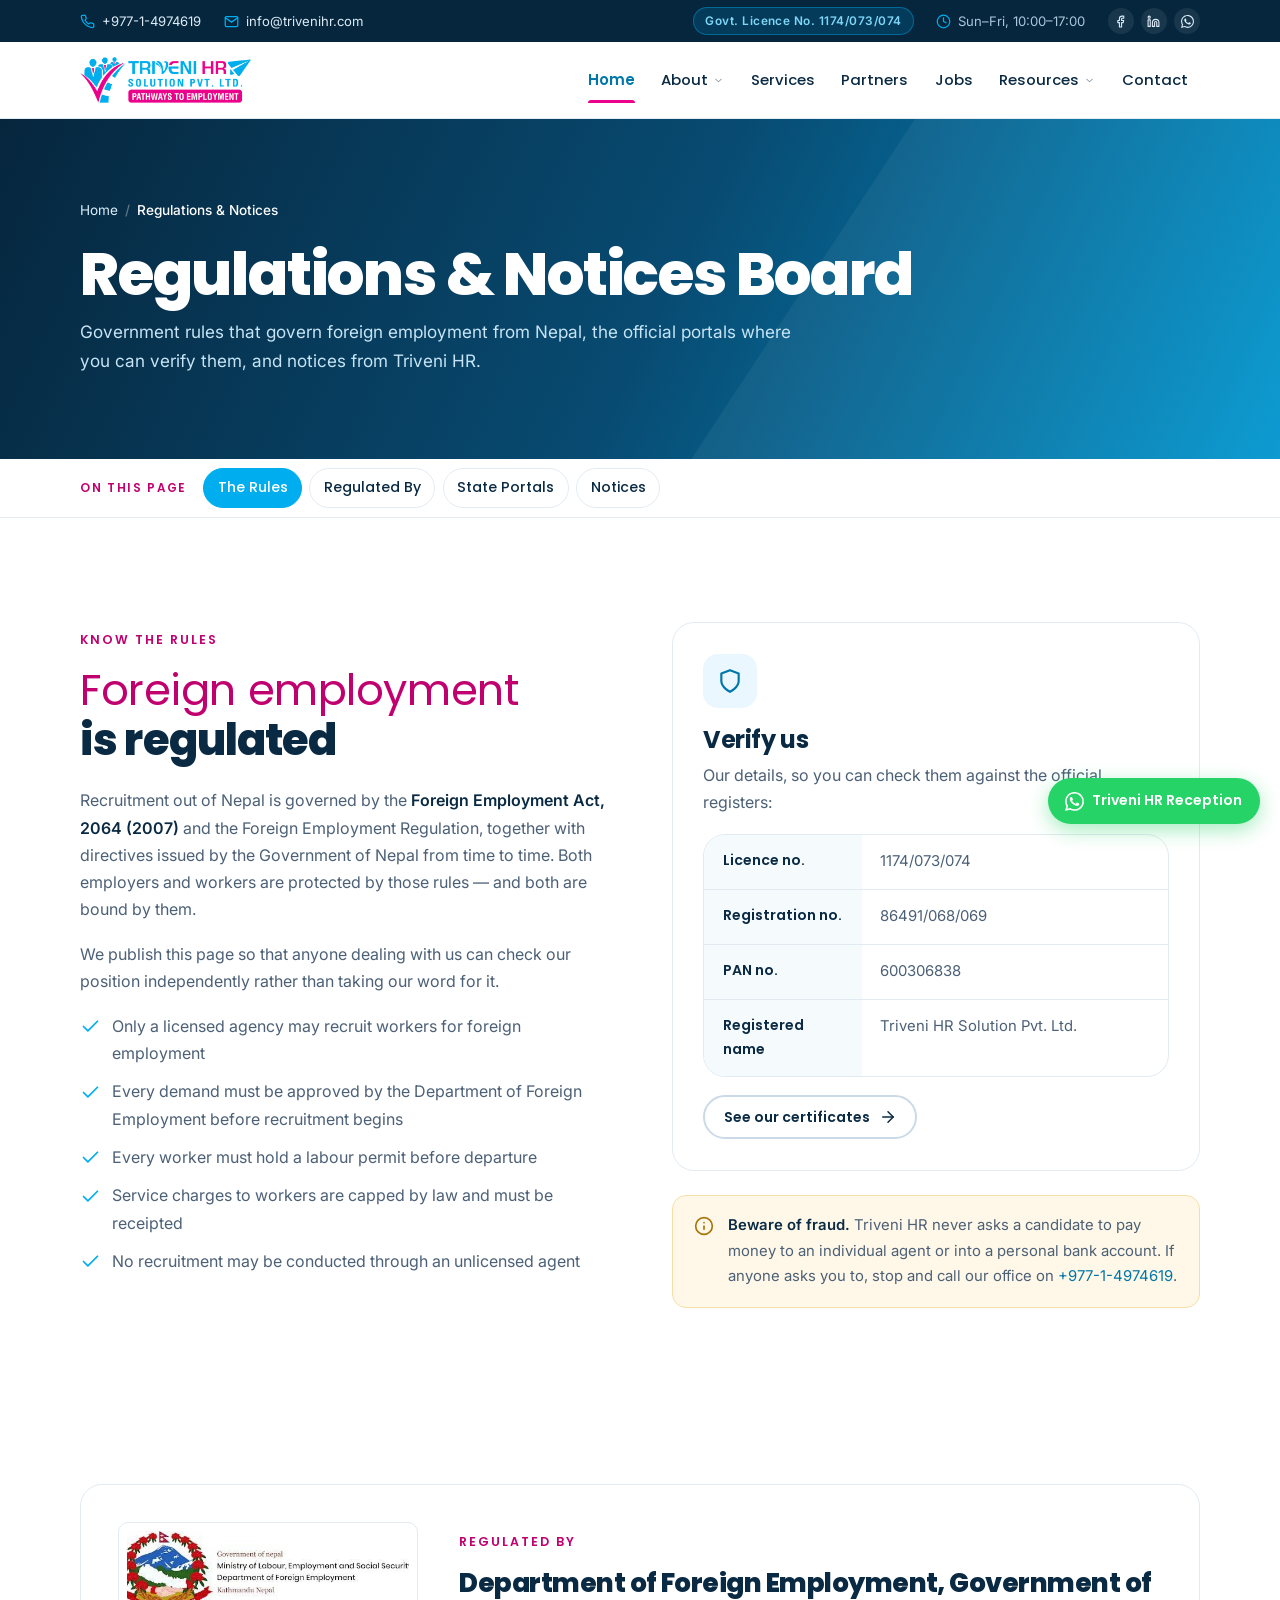
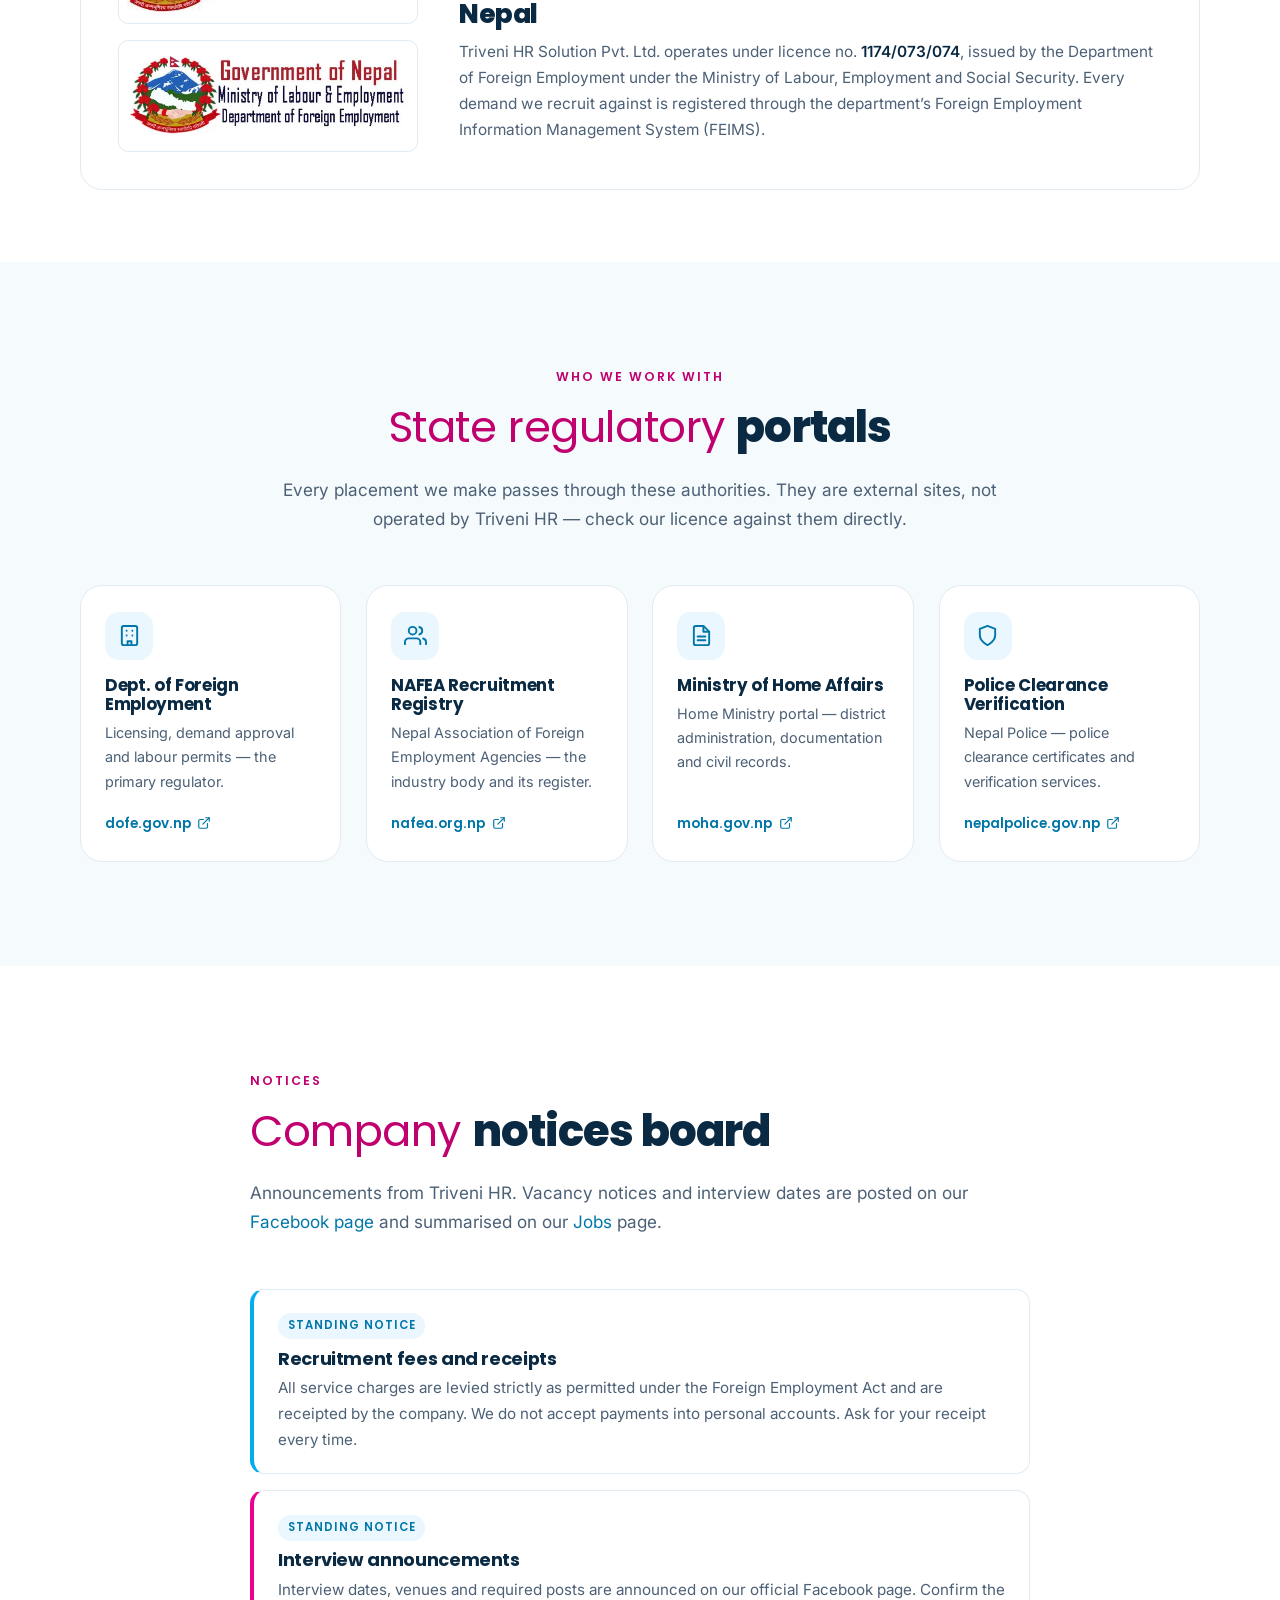
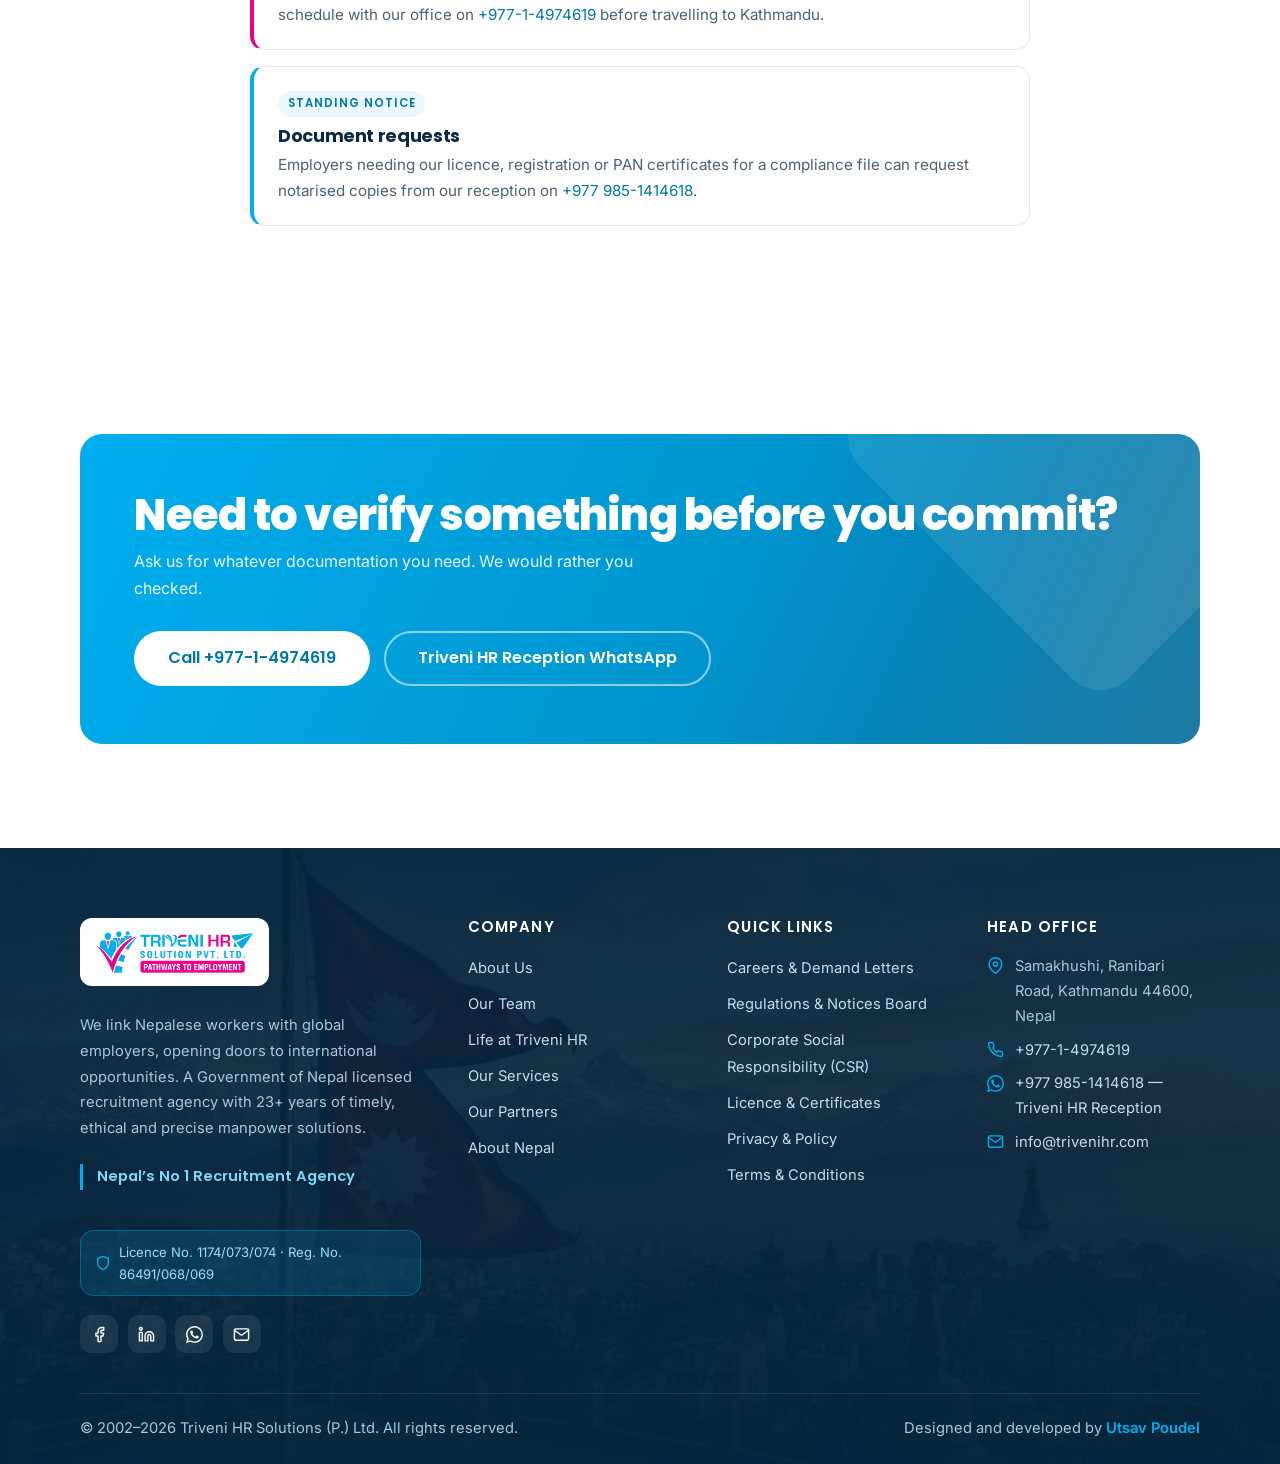
<file: notices.html>
<!DOCTYPE html>
<html lang="en">
<head>
<meta charset="utf-8">
<meta name="viewport" content="width=device-width, initial-scale=1">
<title>Regulations &amp; Notices Board | Triveni HR Solution Nepal</title>
<meta name="description" content="Foreign employment regulations that govern recruitment from Nepal, official state portals for verification (DOFE, NAFEA, Ministry of Home Affairs, Nepal Police), and current notices from Triveni HR Solution Pvt. Ltd.">
<meta name="keywords" content="foreign employment regulations Nepal, DOFE, NAFEA, labour permit rules Nepal, recruitment agency notices Nepal, police clearance Nepal">
<link rel="canonical" href="https://www.trivenihr.com/notices.html">
<meta name="robots" content="index, follow, max-image-preview:large, max-snippet:-1, max-video-preview:-1">
<meta name="theme-color" content="#00AEEF">
<meta name="author" content="Triveni HR Solution Pvt. Ltd.">

<meta name="geo.region" content="NP-BA">
<meta name="geo.placename" content="Kathmandu, Nepal">
<meta name="geo.position" content="27.7372;85.3147">
<meta name="ICBM" content="27.7372, 85.3147">

<meta property="og:type" content="website">
<meta property="og:site_name" content="Triveni HR Solution Pvt. Ltd.">
<meta property="og:locale" content="en_US">
<meta property="og:title" content="Regulations &amp; Notices Board | Triveni HR Solution Nepal">
<meta property="og:description" content="Foreign employment regulations that govern recruitment from Nepal, official state portals for verification (DOFE, NAFEA, Ministry of Home Affairs, Nepal Police), and current notices from Triveni HR Solution Pvt. Ltd.">
<meta property="og:url" content="https://www.trivenihr.com/notices.html">
<meta property="og:image" content="https://www.trivenihr.com/assets/img/brand/og-image.png">
<meta property="og:image:width" content="1200">
<meta property="og:image:height" content="630">
<meta name="twitter:card" content="summary_large_image">
<meta name="twitter:title" content="Regulations &amp; Notices Board | Triveni HR Solution Nepal">
<meta name="twitter:description" content="Foreign employment regulations that govern recruitment from Nepal, official state portals for verification (DOFE, NAFEA, Ministry of Home Affairs, Nepal Police), and current notices from Triveni HR Solution Pvt. Ltd.">
<meta name="twitter:image" content="https://www.trivenihr.com/assets/img/brand/og-image.png">

<link rel="icon" type="image/png" href="assets/img/brand/favicon.png">
<link rel="apple-touch-icon" href="assets/img/brand/favicon.png">

<link rel="preconnect" href="https://fonts.googleapis.com">
<link rel="preconnect" href="https://fonts.gstatic.com" crossorigin>
<link rel="stylesheet" href="https://fonts.googleapis.com/css2?family=Inter:wght@400;500;600&family=Poppins:wght@300;400;500;600;700;800&display=swap">
<link rel="stylesheet" href="assets/css/style.css?v=4">

<script type="application/ld+json">
{
 "@context": "https://schema.org",
 "@graph": [
  {
   "@type": [
    "EmploymentAgency",
    "Organization"
   ],
   "@id": "https://www.trivenihr.com/#organization",
   "name": "Triveni HR Solution",
   "legalName": "Triveni HR Solution Pvt. Ltd.",
   "alternateName": [
    "Triveni HR",
    "Triveni H.R. Solution Pvt. Ltd.",
    "Triveni Manpower"
   ],
   "url": "https://www.trivenihr.com/",
   "logo": {
    "@type": "ImageObject",
    "url": "https://www.trivenihr.com/assets/img/brand/logo.png",
    "width": 600,
    "height": 161
   },
   "image": "https://www.trivenihr.com/assets/img/brand/og-image.png",
   "description": "Government of Nepal licensed manpower recruitment agency based in Kathmandu. Over 23 years supplying skilled, semi-skilled and professional Nepalese workers to employers in Qatar, Saudi Arabia, the UAE, Kuwait, Bahrain, Oman and Malaysia.",
   "foundingDate": "2002",
   "slogan": "Pathways to Employment",
   "email": "info@trivenihr.com",
   "telephone": "+977-1-4974619",
   "faxNumber": "+977-1-4974619",
   "address": {
    "@type": "PostalAddress",
    "streetAddress": "Samakhushi, Ranibari Road",
    "addressLocality": "Kathmandu",
    "addressRegion": "Bagmati Province",
    "postalCode": "44600",
    "addressCountry": "NP"
   },
   "geo": {
    "@type": "GeoCoordinates",
    "latitude": "27.7372",
    "longitude": "85.3147"
   },
   "hasMap": "https://maps.google.com/maps?q=Samakhushi,+Ranibari+Road,+Kathmandu,+Nepal",
   "openingHoursSpecification": [
    {
     "@type": "OpeningHoursSpecification",
     "dayOfWeek": [
      "Sunday",
      "Monday",
      "Tuesday",
      "Wednesday",
      "Thursday",
      "Friday"
     ],
     "opens": "10:00",
     "closes": "17:00"
    }
   ],
   "contactPoint": [
    {
     "@type": "ContactPoint",
     "telephone": "+977-1-4974619",
     "contactType": "customer service",
     "areaServed": [
      "NP",
      "Qatar",
      "Saudi Arabia",
      "United Arab Emirates",
      "Kuwait",
      "Bahrain",
      "Oman",
      "Malaysia"
     ],
     "availableLanguage": [
      "English",
      "Nepali",
      "Hindi"
     ]
    },
    {
     "@type": "ContactPoint",
     "telephone": "+977 985-1414618",
     "contactType": "reception",
     "availableLanguage": [
      "English",
      "Nepali",
      "Hindi"
     ]
    }
   ],
   "areaServed": [
    {
     "@type": "Country",
     "name": "Qatar"
    },
    {
     "@type": "Country",
     "name": "Saudi Arabia"
    },
    {
     "@type": "Country",
     "name": "United Arab Emirates"
    },
    {
     "@type": "Country",
     "name": "Kuwait"
    },
    {
     "@type": "Country",
     "name": "Bahrain"
    },
    {
     "@type": "Country",
     "name": "Oman"
    },
    {
     "@type": "Country",
     "name": "Malaysia"
    }
   ],
   "knowsAbout": [
    "Foreign employment recruitment",
    "Overseas manpower supply",
    "Nepalese workforce",
    "Gulf and GCC recruitment",
    "Labour permit processing",
    "Trade testing",
    "Pre-departure orientation training"
   ],
   "identifier": [
    {
     "@type": "PropertyValue",
     "name": "Foreign Employment Licence No.",
     "value": "1174/073/074"
    },
    {
     "@type": "PropertyValue",
     "name": "Company Registration No.",
     "value": "86491/068/069"
    },
    {
     "@type": "PropertyValue",
     "name": "PAN No.",
     "value": "600306838"
    }
   ],
   "numberOfEmployees": {
    "@type": "QuantitativeValue",
    "minValue": 50
   },
   "sameAs": [
    "https://www.facebook.com/profile.php?id=61566432877876",
    "https://www.linkedin.com/company/trivenihr/",
    "https://www.linkedin.com/company/trivenihrsolutions/"
   ]
  },
  {
   "@type": "WebSite",
   "@id": "https://www.trivenihr.com/#website",
   "url": "https://www.trivenihr.com/",
   "name": "Triveni HR Solution",
   "inLanguage": "en",
   "publisher": {
    "@id": "https://www.trivenihr.com/#organization"
   }
  },
  {
   "@type": "WebPage",
   "@id": "https://www.trivenihr.com/notices.html#webpage",
   "url": "https://www.trivenihr.com/notices.html",
   "name": "Regulations &amp; Notices Board | Triveni HR Solution Nepal",
   "description": "Foreign employment regulations that govern recruitment from Nepal, official state portals for verification (DOFE, NAFEA, Ministry of Home Affairs, Nepal Police), and current notices from Triveni HR Solution Pvt. Ltd.",
   "inLanguage": "en",
   "isPartOf": {
    "@id": "https://www.trivenihr.com/#website"
   },
   "about": {
    "@id": "https://www.trivenihr.com/#organization"
   }
  },
  {
   "@type": "BreadcrumbList",
   "@id": "https://www.trivenihr.com/notices.html#breadcrumb",
   "itemListElement": [
    {
     "@type": "ListItem",
     "position": 1,
     "name": "Home",
     "item": "https://www.trivenihr.com/index.html"
    },
    {
     "@type": "ListItem",
     "position": 2,
     "name": "Regulations & Notices",
     "item": "https://www.trivenihr.com/notices.html"
    }
   ]
  }
 ]
}
</script>
</head>
<body>
<a class="skip-link" href="#main">Skip to content</a>

  <!-- ============ TOP BAR ============ -->
  <div class="topbar">
    <div class="container topbar__inner">
      <ul class="topbar__list">
        <li><svg viewBox="0 0 24 24" fill="none" stroke="currentColor" stroke-width="2" stroke-linecap="round" stroke-linejoin="round" aria-hidden="true" focusable="false"><path d="M22 16.92v3a2 2 0 0 1-2.18 2 19.79 19.79 0 0 1-8.63-3.07 19.5 19.5 0 0 1-6-6 19.79 19.79 0 0 1-3.07-8.67A2 2 0 0 1 4.11 2h3a2 2 0 0 1 2 1.72 12.84 12.84 0 0 0 .7 2.81 2 2 0 0 1-.45 2.11L8.09 9.91a16 16 0 0 0 6 6l1.27-1.27a2 2 0 0 1 2.11-.45 12.84 12.84 0 0 0 2.81.7A2 2 0 0 1 22 16.92z"/></svg><a href="tel:+97714974619">+977-1-4974619</a></li>
        <li><svg viewBox="0 0 24 24" fill="none" stroke="currentColor" stroke-width="2" stroke-linecap="round" stroke-linejoin="round" aria-hidden="true" focusable="false"><path d="M4 4h16c1.1 0 2 .9 2 2v12c0 1.1-.9 2-2 2H4c-1.1 0-2-.9-2-2V6c0-1.1.9-2 2-2z"/><polyline points="22,6 12,13 2,6"/></svg><a href="mailto:info@trivenihr.com">info@trivenihr.com</a></li>
      </ul>
      <ul class="topbar__list topbar__list--secondary">
        <li><span class="topbar__badge">Govt. Licence No. 1174/073/074</span></li>
        <li><svg viewBox="0 0 24 24" fill="none" stroke="currentColor" stroke-width="2" stroke-linecap="round" stroke-linejoin="round" aria-hidden="true" focusable="false"><circle cx="12" cy="12" r="10"/><polyline points="12 6 12 12 16 14"/></svg><span>Sun&ndash;Fri, 10:00&ndash;17:00</span></li>
        <li class="topbar__social">
          <a href="https://www.facebook.com/profile.php?id=61566432877876" target="_blank" rel="noopener" aria-label="Triveni HR on Facebook"><svg viewBox="0 0 24 24" fill="none" stroke="currentColor" stroke-width="2" stroke-linecap="round" stroke-linejoin="round" aria-hidden="true" focusable="false"><path d="M18 2h-3a5 5 0 0 0-5 5v3H7v4h3v8h4v-8h3l1-4h-4V7a1 1 0 0 1 1-1h3z"/></svg></a>
          <a href="https://www.linkedin.com/company/trivenihr/" target="_blank" rel="noopener" aria-label="Triveni HR on LinkedIn"><svg viewBox="0 0 24 24" fill="none" stroke="currentColor" stroke-width="2" stroke-linecap="round" stroke-linejoin="round" aria-hidden="true" focusable="false"><path d="M16 8a6 6 0 0 1 6 6v7h-4v-7a2 2 0 0 0-2-2 2 2 0 0 0-2 2v7h-4v-7a6 6 0 0 1 6-6z"/><rect x="2" y="9" width="4" height="12"/><circle cx="4" cy="4" r="2"/></svg></a>
          <a href="https://wa.me/9779851414618" target="_blank" rel="noopener" aria-label="WhatsApp Triveni HR Reception"><svg viewBox="0 0 24 24" fill="currentColor" stroke="none" aria-hidden="true" focusable="false"><path d="M17.472 14.382c-.297-.149-1.758-.867-2.03-.967-.273-.099-.471-.148-.67.15-.197.297-.767.966-.94 1.164-.173.199-.347.223-.644.075-.297-.15-1.255-.463-2.39-1.475-.883-.788-1.48-1.761-1.653-2.059-.173-.297-.018-.458.13-.606.134-.133.298-.347.446-.52.149-.174.198-.298.298-.497.099-.198.05-.371-.025-.52-.075-.149-.669-1.612-.916-2.207-.242-.579-.487-.5-.669-.51a12.8 12.8 0 0 0-.57-.01c-.198 0-.52.074-.792.372-.272.297-1.04 1.016-1.04 2.479 0 1.462 1.065 2.875 1.213 3.074.149.198 2.096 3.2 5.077 4.487.709.306 1.262.489 1.694.625.712.227 1.36.195 1.871.118.571-.085 1.758-.719 2.006-1.413.248-.694.248-1.289.173-1.413-.074-.124-.272-.198-.57-.347m-5.421 7.403h-.004a9.87 9.87 0 0 1-5.031-1.378l-.361-.214-3.741.982.998-3.648-.235-.374a9.86 9.86 0 0 1-1.51-5.26c.001-5.45 4.436-9.884 9.888-9.884a9.82 9.82 0 0 1 6.988 2.896 9.825 9.825 0 0 1 2.893 6.994c-.003 5.45-4.437 9.885-9.885 9.885M20.52 3.449C18.24 1.245 15.24 0 12.045 0 5.463 0 .104 5.359.101 11.945c0 2.096.549 4.142 1.595 5.945L0 24l6.305-1.654a11.882 11.882 0 0 0 5.683 1.448h.005c6.582 0 11.94-5.359 11.943-11.945a11.86 11.86 0 0 0-3.416-8.4"/></svg></a>
        </li>
      </ul>
    </div>
  </div>

  <!-- ============ HEADER ============ -->
  <header class="header">
    <div class="container header__inner">
      <a class="brand" href="index.html" aria-label="Triveni HR Solution Pvt. Ltd. &mdash; home">
        <img src="assets/img/brand/logo.png" alt="Triveni HR Solution Pvt. Ltd. — Pathways to Employment" width="600" height="161">
      </a>

      <nav class="nav" id="site-nav" aria-label="Main">
        <ul class="nav__list">
            <li><a class="nav__link" href="index.html" aria-current="page">Home</a></li>
            <li class="nav__item--has-menu"><a class="nav__link" href="about.html">About<svg class="nav__caret" viewBox="0 0 24 24" fill="none" stroke="currentColor" stroke-width="2" stroke-linecap="round" stroke-linejoin="round" aria-hidden="true" focusable="false"><polyline points="6 9 12 15 18 9"/></svg></a><ul class="nav__menu"><li><a href="about.html">Company Overview</a></li><li><a href="team.html">Our Team</a></li><li><a href="life.html">Life at Triveni HR</a></li><li><a href="life.html#csr">Corporate Social Responsibility</a></li><li><a href="licence.html">Licence &amp; Certificates</a></li></ul></li>
            <li><a class="nav__link" href="services.html">Services</a></li>
            <li><a class="nav__link" href="clients.html">Partners</a></li>
            <li><a class="nav__link" href="jobs.html">Jobs</a></li>
            <li class="nav__item--has-menu"><a class="nav__link" href="downloads.html">Resources<svg class="nav__caret" viewBox="0 0 24 24" fill="none" stroke="currentColor" stroke-width="2" stroke-linecap="round" stroke-linejoin="round" aria-hidden="true" focusable="false"><polyline points="6 9 12 15 18 9"/></svg></a><ul class="nav__menu"><li><a href="downloads.html">Downloads</a></li><li><a href="nepal.html">About Nepal</a></li></ul></li>
            <li><a class="nav__link" href="contact.html">Contact</a></li>
        </ul>
        <div class="nav__mobile-cta">
          <a class="btn btn--outline" href="https://wa.me/9779851414618" target="_blank" rel="noopener"><svg viewBox="0 0 24 24" fill="currentColor" stroke="none" aria-hidden="true" focusable="false"><path d="M17.472 14.382c-.297-.149-1.758-.867-2.03-.967-.273-.099-.471-.148-.67.15-.197.297-.767.966-.94 1.164-.173.199-.347.223-.644.075-.297-.15-1.255-.463-2.39-1.475-.883-.788-1.48-1.761-1.653-2.059-.173-.297-.018-.458.13-.606.134-.133.298-.347.446-.52.149-.174.198-.298.298-.497.099-.198.05-.371-.025-.52-.075-.149-.669-1.612-.916-2.207-.242-.579-.487-.5-.669-.51a12.8 12.8 0 0 0-.57-.01c-.198 0-.52.074-.792.372-.272.297-1.04 1.016-1.04 2.479 0 1.462 1.065 2.875 1.213 3.074.149.198 2.096 3.2 5.077 4.487.709.306 1.262.489 1.694.625.712.227 1.36.195 1.871.118.571-.085 1.758-.719 2.006-1.413.248-.694.248-1.289.173-1.413-.074-.124-.272-.198-.57-.347m-5.421 7.403h-.004a9.87 9.87 0 0 1-5.031-1.378l-.361-.214-3.741.982.998-3.648-.235-.374a9.86 9.86 0 0 1-1.51-5.26c.001-5.45 4.436-9.884 9.888-9.884a9.82 9.82 0 0 1 6.988 2.896 9.825 9.825 0 0 1 2.893 6.994c-.003 5.45-4.437 9.885-9.885 9.885M20.52 3.449C18.24 1.245 15.24 0 12.045 0 5.463 0 .104 5.359.101 11.945c0 2.096.549 4.142 1.595 5.945L0 24l6.305-1.654a11.882 11.882 0 0 0 5.683 1.448h.005c6.582 0 11.94-5.359 11.943-11.945a11.86 11.86 0 0 0-3.416-8.4"/></svg>Triveni HR Reception</a>
        </div>
      </nav>

      <button class="nav-toggle" type="button" aria-expanded="false" aria-controls="site-nav" aria-label="Toggle navigation menu">
        <span></span>
      </button>
    </div>
  </header>

  <main id="main">
    <section class="page-hero">
      <div class="container">
        <ul class="breadcrumb"><li><a href="index.html">Home</a></li><li aria-current="page">Regulations &amp; Notices</li></ul>
        <h1>Regulations &amp; Notices Board</h1>
        <p>Government rules that govern foreign employment from Nepal, the official portals where you can verify them, and notices from Triveni HR.</p>
      </div>
    </section>

    <!-- ================= IN-PAGE SECTION NAV ================= -->
    <nav class="jumpnav" aria-label="Sections on this page">
      <div class="container">
        <span class="jumpnav__label">On this page</span>
        <ul>
          <li><a href="#rules">The Rules</a></li>
          <li><a href="#regulated">Regulated By</a></li>
          <li><a href="#portals">State Portals</a></li>
          <li><a href="#board">Notices</a></li>
        </ul>
      </div>
    </nav>

    <section class="section" id="rules">
      <div class="container">
        <div class="split">
          <div class="reveal">
            <span class="eyebrow">Know the rules</span>
            <h2 class="dual"><span>Foreign employment</span><strong>is regulated</strong></h2>
            <p>Recruitment out of Nepal is governed by the <strong>Foreign Employment Act, 2064 (2007)</strong>
               and the Foreign Employment Regulation, together with directives issued by the Government of
               Nepal from time to time. Both employers and workers are protected by those rules &mdash; and
               both are bound by them.</p>
            <p>We publish this page so that anyone dealing with us can check our position independently
               rather than taking our word for it.</p>
            <ul class="checklist">
              <li><svg viewBox="0 0 24 24" fill="none" stroke="currentColor" stroke-width="2" stroke-linecap="round" stroke-linejoin="round" aria-hidden="true" focusable="false"><polyline points="20 6 9 17 4 12"/></svg><span>Only a licensed agency may recruit workers for foreign employment</span></li>
              <li><svg viewBox="0 0 24 24" fill="none" stroke="currentColor" stroke-width="2" stroke-linecap="round" stroke-linejoin="round" aria-hidden="true" focusable="false"><polyline points="20 6 9 17 4 12"/></svg><span>Every demand must be approved by the Department of Foreign Employment before recruitment begins</span></li>
              <li><svg viewBox="0 0 24 24" fill="none" stroke="currentColor" stroke-width="2" stroke-linecap="round" stroke-linejoin="round" aria-hidden="true" focusable="false"><polyline points="20 6 9 17 4 12"/></svg><span>Every worker must hold a labour permit before departure</span></li>
              <li><svg viewBox="0 0 24 24" fill="none" stroke="currentColor" stroke-width="2" stroke-linecap="round" stroke-linejoin="round" aria-hidden="true" focusable="false"><polyline points="20 6 9 17 4 12"/></svg><span>Service charges to workers are capped by law and must be receipted</span></li>
              <li><svg viewBox="0 0 24 24" fill="none" stroke="currentColor" stroke-width="2" stroke-linecap="round" stroke-linejoin="round" aria-hidden="true" focusable="false"><polyline points="20 6 9 17 4 12"/></svg><span>No recruitment may be conducted through an unlicensed agent</span></li>
            </ul>
          </div>

          <div class="reveal reveal-d1">
            <div class="card">
              <div class="card__icon"><svg viewBox="0 0 24 24" fill="none" stroke="currentColor" stroke-width="2" stroke-linecap="round" stroke-linejoin="round" aria-hidden="true" focusable="false"><path d="M12 22s8-4 8-10V5l-8-3-8 3v7c0 6 8 10 8 10z"/></svg></div>
              <h3>Verify us</h3>
              <p>Our details, so you can check them against the official registers:</p>
              <div class="facts" style="margin-top:1rem">
                <dl>
                  <div class="row"><dt>Licence no.</dt><dd>1174/073/074</dd></div>
                  <div class="row"><dt>Registration no.</dt><dd>86491/068/069</dd></div>
                  <div class="row"><dt>PAN no.</dt><dd>600306838</dd></div>
                  <div class="row"><dt>Registered name</dt><dd>Triveni HR Solution Pvt. Ltd.</dd></div>
                </dl>
              </div>
              <a class="btn btn--outline btn--sm" href="licence.html" style="margin-top:1.1rem">See our certificates <svg viewBox="0 0 24 24" fill="none" stroke="currentColor" stroke-width="2" stroke-linecap="round" stroke-linejoin="round" aria-hidden="true" focusable="false"><line x1="5" y1="12" x2="19" y2="12"/><polyline points="12 5 19 12 12 19"/></svg></a>
            </div>

            <div class="notice notice--warn" style="margin-top:1.5rem">
              <svg viewBox="0 0 24 24" fill="none" stroke="currentColor" stroke-width="2" stroke-linecap="round" stroke-linejoin="round" aria-hidden="true" focusable="false"><circle cx="12" cy="12" r="10"/><line x1="12" y1="16" x2="12" y2="12"/><line x1="12" y1="8" x2="12.01" y2="8"/></svg>
              <p><strong>Beware of fraud.</strong> Triveni HR never asks a candidate to pay money to an
                 individual agent or into a personal bank account. If anyone asks you to, stop and call our
                 office on <a href="tel:+97714974619">+977-1-4974619</a>.</p>
            </div>
          </div>
        </div>
      </div>
    </section>

    <!-- ============ REGULATED BY ============ -->
    <section class="section section--tight" id="regulated">
      <div class="container">
        <div class="regulated reveal">
          <div class="regulated__marks">
            <img src="assets/img/bodies/dofe-wordmark.jpg" alt="Government of Nepal, Ministry of Labour, Employment and Social Security — Department of Foreign Employment" width="478" height="144" loading="lazy">
            <img src="assets/img/bodies/dofe-feims.jpg" alt="Department of Foreign Employment — Foreign Employment Information Management System (FEIMS)" width="524" height="162" loading="lazy">
          </div>
          <div>
            <span class="eyebrow">Regulated by</span>
            <h2>Department of Foreign Employment, Government of Nepal</h2>
            <p>Triveni HR Solution Pvt. Ltd. operates under licence no. <strong>1174/073/074</strong>, issued by
               the Department of Foreign Employment under the Ministry of Labour, Employment and Social
               Security. Every demand we recruit against is registered through the department&rsquo;s Foreign
               Employment Information Management System (FEIMS).</p>
          </div>
        </div>
      </div>
    </section>

    <section class="section section--soft" id="portals">
      <div class="container">
        <div class="section-head section-head--center">
          <span class="eyebrow">Who we work with</span>
          <h2 class="dual dual--inline"><span>State regulatory </span><strong>portals</strong></h2>
          <p>Every placement we make passes through these authorities. They are external sites, not
             operated by Triveni HR &mdash; check our licence against them directly.</p>
        </div>
        <div class="grid grid--4">
          <a class="portal-card reveal" href="https://dofe.gov.np/" target="_blank" rel="noopener noreferrer">
            <span class="portal-card__icon"><svg viewBox="0 0 24 24" fill="none" stroke="currentColor" stroke-width="2" stroke-linecap="round" stroke-linejoin="round" aria-hidden="true" focusable="false"><rect x="4" y="2" width="16" height="20" rx="2"/><line x1="9" y1="7" x2="9.01" y2="7"/><line x1="15" y1="7" x2="15.01" y2="7"/><line x1="9" y1="12" x2="9.01" y2="12"/><line x1="15" y1="12" x2="15.01" y2="12"/><path d="M10 22v-4h4v4"/></svg></span>
            <h3>Dept. of Foreign Employment</h3>
            <p>Licensing, demand approval and labour permits &mdash; the primary regulator.</p>
            <span class="portal-card__go">dofe.gov.np <svg viewBox="0 0 24 24" fill="none" stroke="currentColor" stroke-width="2" stroke-linecap="round" stroke-linejoin="round" aria-hidden="true" focusable="false"><path d="M18 13v6a2 2 0 0 1-2 2H5a2 2 0 0 1-2-2V8a2 2 0 0 1 2-2h6"/><polyline points="15 3 21 3 21 9"/><line x1="10" y1="14" x2="21" y2="3"/></svg></span>
          </a>
          <a class="portal-card reveal reveal-d1" href="https://nafea.org.np/" target="_blank" rel="noopener noreferrer">
            <span class="portal-card__icon"><svg viewBox="0 0 24 24" fill="none" stroke="currentColor" stroke-width="2" stroke-linecap="round" stroke-linejoin="round" aria-hidden="true" focusable="false"><path d="M17 21v-2a4 4 0 0 0-4-4H5a4 4 0 0 0-4 4v2"/><circle cx="9" cy="7" r="4"/><path d="M23 21v-2a4 4 0 0 0-3-3.87"/><path d="M16 3.13a4 4 0 0 1 0 7.75"/></svg></span>
            <h3>NAFEA Recruitment Registry</h3>
            <p>Nepal Association of Foreign Employment Agencies &mdash; the industry body and its register.</p>
            <span class="portal-card__go">nafea.org.np <svg viewBox="0 0 24 24" fill="none" stroke="currentColor" stroke-width="2" stroke-linecap="round" stroke-linejoin="round" aria-hidden="true" focusable="false"><path d="M18 13v6a2 2 0 0 1-2 2H5a2 2 0 0 1-2-2V8a2 2 0 0 1 2-2h6"/><polyline points="15 3 21 3 21 9"/><line x1="10" y1="14" x2="21" y2="3"/></svg></span>
          </a>
          <a class="portal-card reveal reveal-d2" href="https://www.moha.gov.np/" target="_blank" rel="noopener noreferrer">
            <span class="portal-card__icon"><svg viewBox="0 0 24 24" fill="none" stroke="currentColor" stroke-width="2" stroke-linecap="round" stroke-linejoin="round" aria-hidden="true" focusable="false"><path d="M14 2H6a2 2 0 0 0-2 2v16a2 2 0 0 0 2 2h12a2 2 0 0 0 2-2V8z"/><polyline points="14 2 14 8 20 8"/><line x1="16" y1="13" x2="8" y2="13"/><line x1="16" y1="17" x2="8" y2="17"/></svg></span>
            <h3>Ministry of Home Affairs</h3>
            <p>Home Ministry portal &mdash; district administration, documentation and civil records.</p>
            <span class="portal-card__go">moha.gov.np <svg viewBox="0 0 24 24" fill="none" stroke="currentColor" stroke-width="2" stroke-linecap="round" stroke-linejoin="round" aria-hidden="true" focusable="false"><path d="M18 13v6a2 2 0 0 1-2 2H5a2 2 0 0 1-2-2V8a2 2 0 0 1 2-2h6"/><polyline points="15 3 21 3 21 9"/><line x1="10" y1="14" x2="21" y2="3"/></svg></span>
          </a>
          <a class="portal-card reveal reveal-d3" href="https://www.nepalpolice.gov.np/" target="_blank" rel="noopener noreferrer">
            <span class="portal-card__icon"><svg viewBox="0 0 24 24" fill="none" stroke="currentColor" stroke-width="2" stroke-linecap="round" stroke-linejoin="round" aria-hidden="true" focusable="false"><path d="M12 22s8-4 8-10V5l-8-3-8 3v7c0 6 8 10 8 10z"/></svg></span>
            <h3>Police Clearance Verification</h3>
            <p>Nepal Police &mdash; police clearance certificates and verification services.</p>
            <span class="portal-card__go">nepalpolice.gov.np <svg viewBox="0 0 24 24" fill="none" stroke="currentColor" stroke-width="2" stroke-linecap="round" stroke-linejoin="round" aria-hidden="true" focusable="false"><path d="M18 13v6a2 2 0 0 1-2 2H5a2 2 0 0 1-2-2V8a2 2 0 0 1 2-2h6"/><polyline points="15 3 21 3 21 9"/><line x1="10" y1="14" x2="21" y2="3"/></svg></span>
          </a>
        </div>
      </div>
    </section>


    <!-- ================================================================
         NOTICES BOARD
         TO ADD A NOTICE: copy one <li> block, paste it at the top of the
         list and edit the date, title and text.
         ================================================================ -->
    <section class="section" id="board">
      <div class="container container--narrow">
        <div class="section-head">
          <span class="eyebrow">Notices</span>
          <h2 class="dual dual--inline"><span>Company </span><strong>notices board</strong></h2>
          <p>Announcements from Triveni HR. Vacancy notices and interview dates are posted on our
             <a href="https://www.facebook.com/profile.php?id=61566432877876" target="_blank" rel="noopener">Facebook page</a> and summarised on our
             <a href="jobs.html">Jobs</a> page.</p>
        </div>
        <ul class="notices">
          <li class="reveal">
            <span class="notices__date">Standing notice</span>
            <h3>Recruitment fees and receipts</h3>
            <p>All service charges are levied strictly as permitted under the Foreign Employment Act and are
               receipted by the company. We do not accept payments into personal accounts. Ask for your
               receipt every time.</p>
          </li>
          <li class="reveal reveal-d1">
            <span class="notices__date">Standing notice</span>
            <h3>Interview announcements</h3>
            <p>Interview dates, venues and required posts are announced on our official Facebook page. Confirm
               the schedule with our office on <a href="tel:+97714974619">+977-1-4974619</a> before travelling to
               Kathmandu.</p>
          </li>
          <li class="reveal reveal-d2">
            <span class="notices__date">Standing notice</span>
            <h3>Document requests</h3>
            <p>Employers needing our licence, registration or PAN certificates for a compliance file can
               request notarised copies from our reception on
               <a href="https://wa.me/9779851414618" target="_blank" rel="noopener">+977 985-1414618</a>.</p>
          </li>
        </ul>
      </div>
    </section>

    <section class="section">
      <div class="container">
        <div class="cta reveal">
          <div class="cta__inner">
            <div>
              <h2>Need to verify something before you commit?</h2>
              <p>Ask us for whatever documentation you need. We would rather you checked.</p>
            </div>
            <div class="btn-row">
              <a class="btn btn--white btn--lg" href="tel:+97714974619">Call +977-1-4974619</a>
              <a class="btn btn--ghost-white btn--lg" href="https://wa.me/9779851414618">Triveni HR Reception WhatsApp</a>
            </div>
          </div>
        </div>
      </div>
    </section>

  </main>

  <!-- ============ FOOTER ============ -->
  <footer class="footer">
    <img class="footer__bg" src="assets/img/nepal/valley-flag.jpg" alt="" aria-hidden="true" width="645" height="360" loading="lazy">
    <div class="container">
      <div class="footer__grid">
        <div class="footer__brandcol">
          <div class="footer__logo">
            <img src="assets/img/brand/logo.png" alt="Triveni HR Solution Pvt. Ltd." width="600" height="161">
          </div>
          <p>We link Nepalese workers with global employers, opening doors to international
             opportunities. A Government of Nepal licensed recruitment agency with 23+ years of
             timely, ethical and precise manpower solutions.</p>
          <p class="footer__promise">Nepal&rsquo;s No 1 Recruitment Agency</p>
          <div class="footer__licence">
            <svg viewBox="0 0 24 24" fill="none" stroke="currentColor" stroke-width="2" stroke-linecap="round" stroke-linejoin="round" aria-hidden="true" focusable="false"><path d="M12 22s8-4 8-10V5l-8-3-8 3v7c0 6 8 10 8 10z"/></svg><span>Licence No. 1174/073/074 &middot; Reg. No. 86491/068/069</span>
          </div>
          <div class="footer__social">
            <a href="https://www.facebook.com/profile.php?id=61566432877876" target="_blank" rel="noopener" aria-label="Facebook"><svg viewBox="0 0 24 24" fill="none" stroke="currentColor" stroke-width="2" stroke-linecap="round" stroke-linejoin="round" aria-hidden="true" focusable="false"><path d="M18 2h-3a5 5 0 0 0-5 5v3H7v4h3v8h4v-8h3l1-4h-4V7a1 1 0 0 1 1-1h3z"/></svg></a>
            <a href="https://www.linkedin.com/company/trivenihr/" target="_blank" rel="noopener" aria-label="LinkedIn"><svg viewBox="0 0 24 24" fill="none" stroke="currentColor" stroke-width="2" stroke-linecap="round" stroke-linejoin="round" aria-hidden="true" focusable="false"><path d="M16 8a6 6 0 0 1 6 6v7h-4v-7a2 2 0 0 0-2-2 2 2 0 0 0-2 2v7h-4v-7a6 6 0 0 1 6-6z"/><rect x="2" y="9" width="4" height="12"/><circle cx="4" cy="4" r="2"/></svg></a>
            <a href="https://wa.me/9779851414618" target="_blank" rel="noopener" aria-label="WhatsApp Triveni HR Reception"><svg viewBox="0 0 24 24" fill="currentColor" stroke="none" aria-hidden="true" focusable="false"><path d="M17.472 14.382c-.297-.149-1.758-.867-2.03-.967-.273-.099-.471-.148-.67.15-.197.297-.767.966-.94 1.164-.173.199-.347.223-.644.075-.297-.15-1.255-.463-2.39-1.475-.883-.788-1.48-1.761-1.653-2.059-.173-.297-.018-.458.13-.606.134-.133.298-.347.446-.52.149-.174.198-.298.298-.497.099-.198.05-.371-.025-.52-.075-.149-.669-1.612-.916-2.207-.242-.579-.487-.5-.669-.51a12.8 12.8 0 0 0-.57-.01c-.198 0-.52.074-.792.372-.272.297-1.04 1.016-1.04 2.479 0 1.462 1.065 2.875 1.213 3.074.149.198 2.096 3.2 5.077 4.487.709.306 1.262.489 1.694.625.712.227 1.36.195 1.871.118.571-.085 1.758-.719 2.006-1.413.248-.694.248-1.289.173-1.413-.074-.124-.272-.198-.57-.347m-5.421 7.403h-.004a9.87 9.87 0 0 1-5.031-1.378l-.361-.214-3.741.982.998-3.648-.235-.374a9.86 9.86 0 0 1-1.51-5.26c.001-5.45 4.436-9.884 9.888-9.884a9.82 9.82 0 0 1 6.988 2.896 9.825 9.825 0 0 1 2.893 6.994c-.003 5.45-4.437 9.885-9.885 9.885M20.52 3.449C18.24 1.245 15.24 0 12.045 0 5.463 0 .104 5.359.101 11.945c0 2.096.549 4.142 1.595 5.945L0 24l6.305-1.654a11.882 11.882 0 0 0 5.683 1.448h.005c6.582 0 11.94-5.359 11.943-11.945a11.86 11.86 0 0 0-3.416-8.4"/></svg></a>
            <a href="mailto:info@trivenihr.com" aria-label="Email us"><svg viewBox="0 0 24 24" fill="none" stroke="currentColor" stroke-width="2" stroke-linecap="round" stroke-linejoin="round" aria-hidden="true" focusable="false"><path d="M4 4h16c1.1 0 2 .9 2 2v12c0 1.1-.9 2-2 2H4c-1.1 0-2-.9-2-2V6c0-1.1.9-2 2-2z"/><polyline points="22,6 12,13 2,6"/></svg></a>
          </div>
        </div>

        <div>
          <h2>Company</h2>
          <ul>
            <li><a href="about.html">About Us</a></li>
            <li><a href="team.html">Our Team</a></li>
            <li><a href="life.html">Life at Triveni HR</a></li>
            <li><a href="services.html">Our Services</a></li>
            <li><a href="clients.html">Our Partners</a></li>
            <li><a href="nepal.html">About Nepal</a></li>
          </ul>
        </div>

        <div>
          <h2>Quick Links</h2>
          <ul>
            <li><a href="jobs.html">Careers &amp; Demand Letters</a></li>
            <li><a href="notices.html">Regulations &amp; Notices Board</a></li>
            <li><a href="life.html#csr">Corporate Social Responsibility (CSR)</a></li>
            <li><a href="licence.html">Licence &amp; Certificates</a></li>
            <li><a href="privacy.html">Privacy &amp; Policy</a></li>
            <li><a href="terms.html">Terms &amp; Conditions</a></li>
          </ul>
        </div>

        <div>
          <h2>Head Office</h2>
          <ul class="footer__contact">
            <li><svg viewBox="0 0 24 24" fill="none" stroke="currentColor" stroke-width="2" stroke-linecap="round" stroke-linejoin="round" aria-hidden="true" focusable="false"><path d="M21 10c0 7-9 13-9 13s-9-6-9-13a9 9 0 0 1 18 0z"/><circle cx="12" cy="10" r="3"/></svg><span>Samakhushi, Ranibari Road, Kathmandu 44600, Nepal</span></li>
            <li><svg viewBox="0 0 24 24" fill="none" stroke="currentColor" stroke-width="2" stroke-linecap="round" stroke-linejoin="round" aria-hidden="true" focusable="false"><path d="M22 16.92v3a2 2 0 0 1-2.18 2 19.79 19.79 0 0 1-8.63-3.07 19.5 19.5 0 0 1-6-6 19.79 19.79 0 0 1-3.07-8.67A2 2 0 0 1 4.11 2h3a2 2 0 0 1 2 1.72 12.84 12.84 0 0 0 .7 2.81 2 2 0 0 1-.45 2.11L8.09 9.91a16 16 0 0 0 6 6l1.27-1.27a2 2 0 0 1 2.11-.45 12.84 12.84 0 0 0 2.81.7A2 2 0 0 1 22 16.92z"/></svg><a href="tel:+97714974619">+977-1-4974619</a></li>
            <li><svg viewBox="0 0 24 24" fill="currentColor" stroke="none" aria-hidden="true" focusable="false"><path d="M17.472 14.382c-.297-.149-1.758-.867-2.03-.967-.273-.099-.471-.148-.67.15-.197.297-.767.966-.94 1.164-.173.199-.347.223-.644.075-.297-.15-1.255-.463-2.39-1.475-.883-.788-1.48-1.761-1.653-2.059-.173-.297-.018-.458.13-.606.134-.133.298-.347.446-.52.149-.174.198-.298.298-.497.099-.198.05-.371-.025-.52-.075-.149-.669-1.612-.916-2.207-.242-.579-.487-.5-.669-.51a12.8 12.8 0 0 0-.57-.01c-.198 0-.52.074-.792.372-.272.297-1.04 1.016-1.04 2.479 0 1.462 1.065 2.875 1.213 3.074.149.198 2.096 3.2 5.077 4.487.709.306 1.262.489 1.694.625.712.227 1.36.195 1.871.118.571-.085 1.758-.719 2.006-1.413.248-.694.248-1.289.173-1.413-.074-.124-.272-.198-.57-.347m-5.421 7.403h-.004a9.87 9.87 0 0 1-5.031-1.378l-.361-.214-3.741.982.998-3.648-.235-.374a9.86 9.86 0 0 1-1.51-5.26c.001-5.45 4.436-9.884 9.888-9.884a9.82 9.82 0 0 1 6.988 2.896 9.825 9.825 0 0 1 2.893 6.994c-.003 5.45-4.437 9.885-9.885 9.885M20.52 3.449C18.24 1.245 15.24 0 12.045 0 5.463 0 .104 5.359.101 11.945c0 2.096.549 4.142 1.595 5.945L0 24l6.305-1.654a11.882 11.882 0 0 0 5.683 1.448h.005c6.582 0 11.94-5.359 11.943-11.945a11.86 11.86 0 0 0-3.416-8.4"/></svg><a href="https://wa.me/9779851414618" target="_blank" rel="noopener">+977 985-1414618 &mdash; Triveni HR Reception</a></li>
            <li><svg viewBox="0 0 24 24" fill="none" stroke="currentColor" stroke-width="2" stroke-linecap="round" stroke-linejoin="round" aria-hidden="true" focusable="false"><path d="M4 4h16c1.1 0 2 .9 2 2v12c0 1.1-.9 2-2 2H4c-1.1 0-2-.9-2-2V6c0-1.1.9-2 2-2z"/><polyline points="22,6 12,13 2,6"/></svg><a href="mailto:info@trivenihr.com">info@trivenihr.com</a></li>
          </ul>
        </div>
      </div>

      <div class="footer__bar">
        <p>&copy; 2002&ndash;<span data-year>2026</span> Triveni HR Solutions (P.) Ltd. All rights reserved.</p>
        <p class="footer__credit">Designed and developed by
          <a href="https://www.linkedin.com/in/utsavpoudell/" target="_blank" rel="noopener">Utsav Poudel</a></p>
      </div>
    </div>
  </footer>

  <div class="floaters">
    <a class="wa-float" href="https://wa.me/9779851414618" target="_blank" rel="noopener"
       aria-label="Triveni HR Reception on WhatsApp"><svg viewBox="0 0 24 24" fill="currentColor" stroke="none" aria-hidden="true" focusable="false"><path d="M17.472 14.382c-.297-.149-1.758-.867-2.03-.967-.273-.099-.471-.148-.67.15-.197.297-.767.966-.94 1.164-.173.199-.347.223-.644.075-.297-.15-1.255-.463-2.39-1.475-.883-.788-1.48-1.761-1.653-2.059-.173-.297-.018-.458.13-.606.134-.133.298-.347.446-.52.149-.174.198-.298.298-.497.099-.198.05-.371-.025-.52-.075-.149-.669-1.612-.916-2.207-.242-.579-.487-.5-.669-.51a12.8 12.8 0 0 0-.57-.01c-.198 0-.52.074-.792.372-.272.297-1.04 1.016-1.04 2.479 0 1.462 1.065 2.875 1.213 3.074.149.198 2.096 3.2 5.077 4.487.709.306 1.262.489 1.694.625.712.227 1.36.195 1.871.118.571-.085 1.758-.719 2.006-1.413.248-.694.248-1.289.173-1.413-.074-.124-.272-.198-.57-.347m-5.421 7.403h-.004a9.87 9.87 0 0 1-5.031-1.378l-.361-.214-3.741.982.998-3.648-.235-.374a9.86 9.86 0 0 1-1.51-5.26c.001-5.45 4.436-9.884 9.888-9.884a9.82 9.82 0 0 1 6.988 2.896 9.825 9.825 0 0 1 2.893 6.994c-.003 5.45-4.437 9.885-9.885 9.885M20.52 3.449C18.24 1.245 15.24 0 12.045 0 5.463 0 .104 5.359.101 11.945c0 2.096.549 4.142 1.595 5.945L0 24l6.305-1.654a11.882 11.882 0 0 0 5.683 1.448h.005c6.582 0 11.94-5.359 11.943-11.945a11.86 11.86 0 0 0-3.416-8.4"/></svg><span>Triveni HR Reception</span></a>
    <button class="to-top" type="button" aria-label="Back to top"><svg viewBox="0 0 24 24" fill="none" stroke="currentColor" stroke-width="2" stroke-linecap="round" stroke-linejoin="round" aria-hidden="true" focusable="false"><line x1="12" y1="19" x2="12" y2="5"/><polyline points="5 12 12 5 19 12"/></svg></button>
  </div>

  <script src="assets/js/main.js?v=4" defer></script>
</body>
</html>
</file>
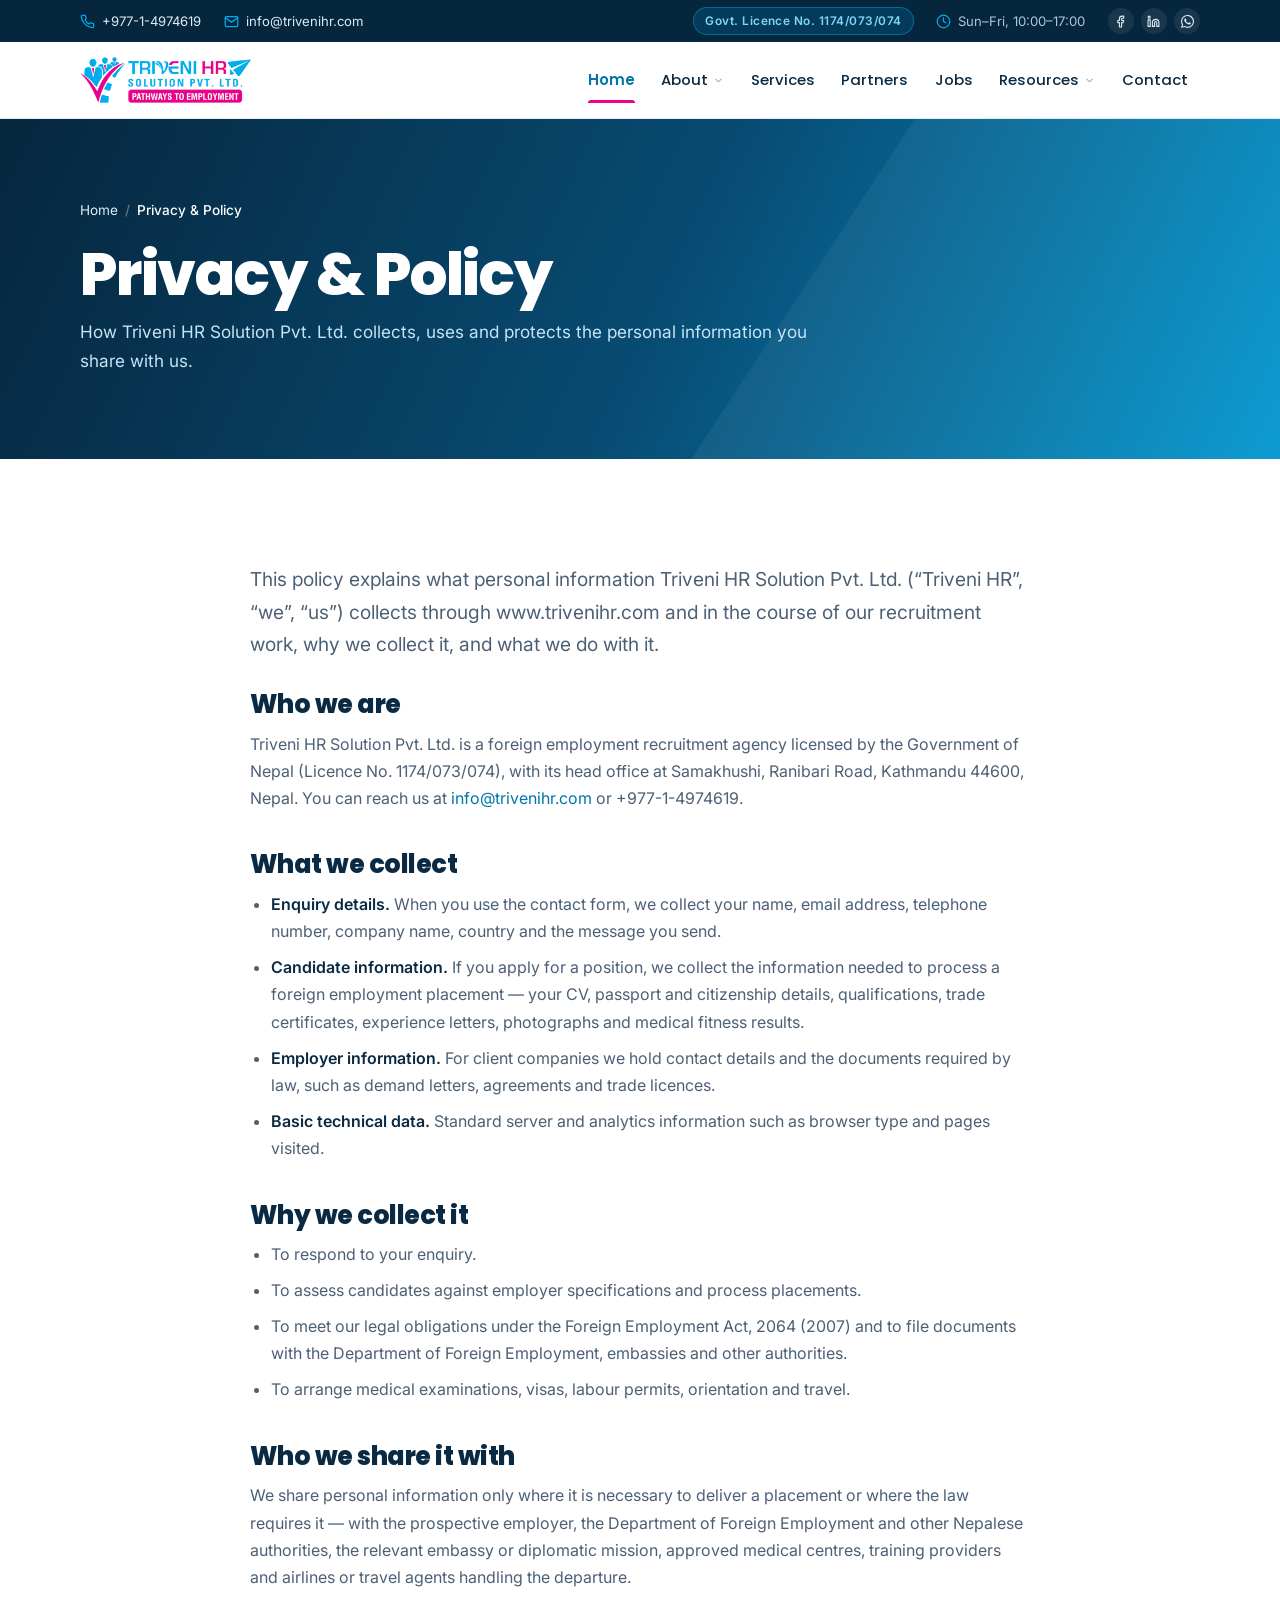
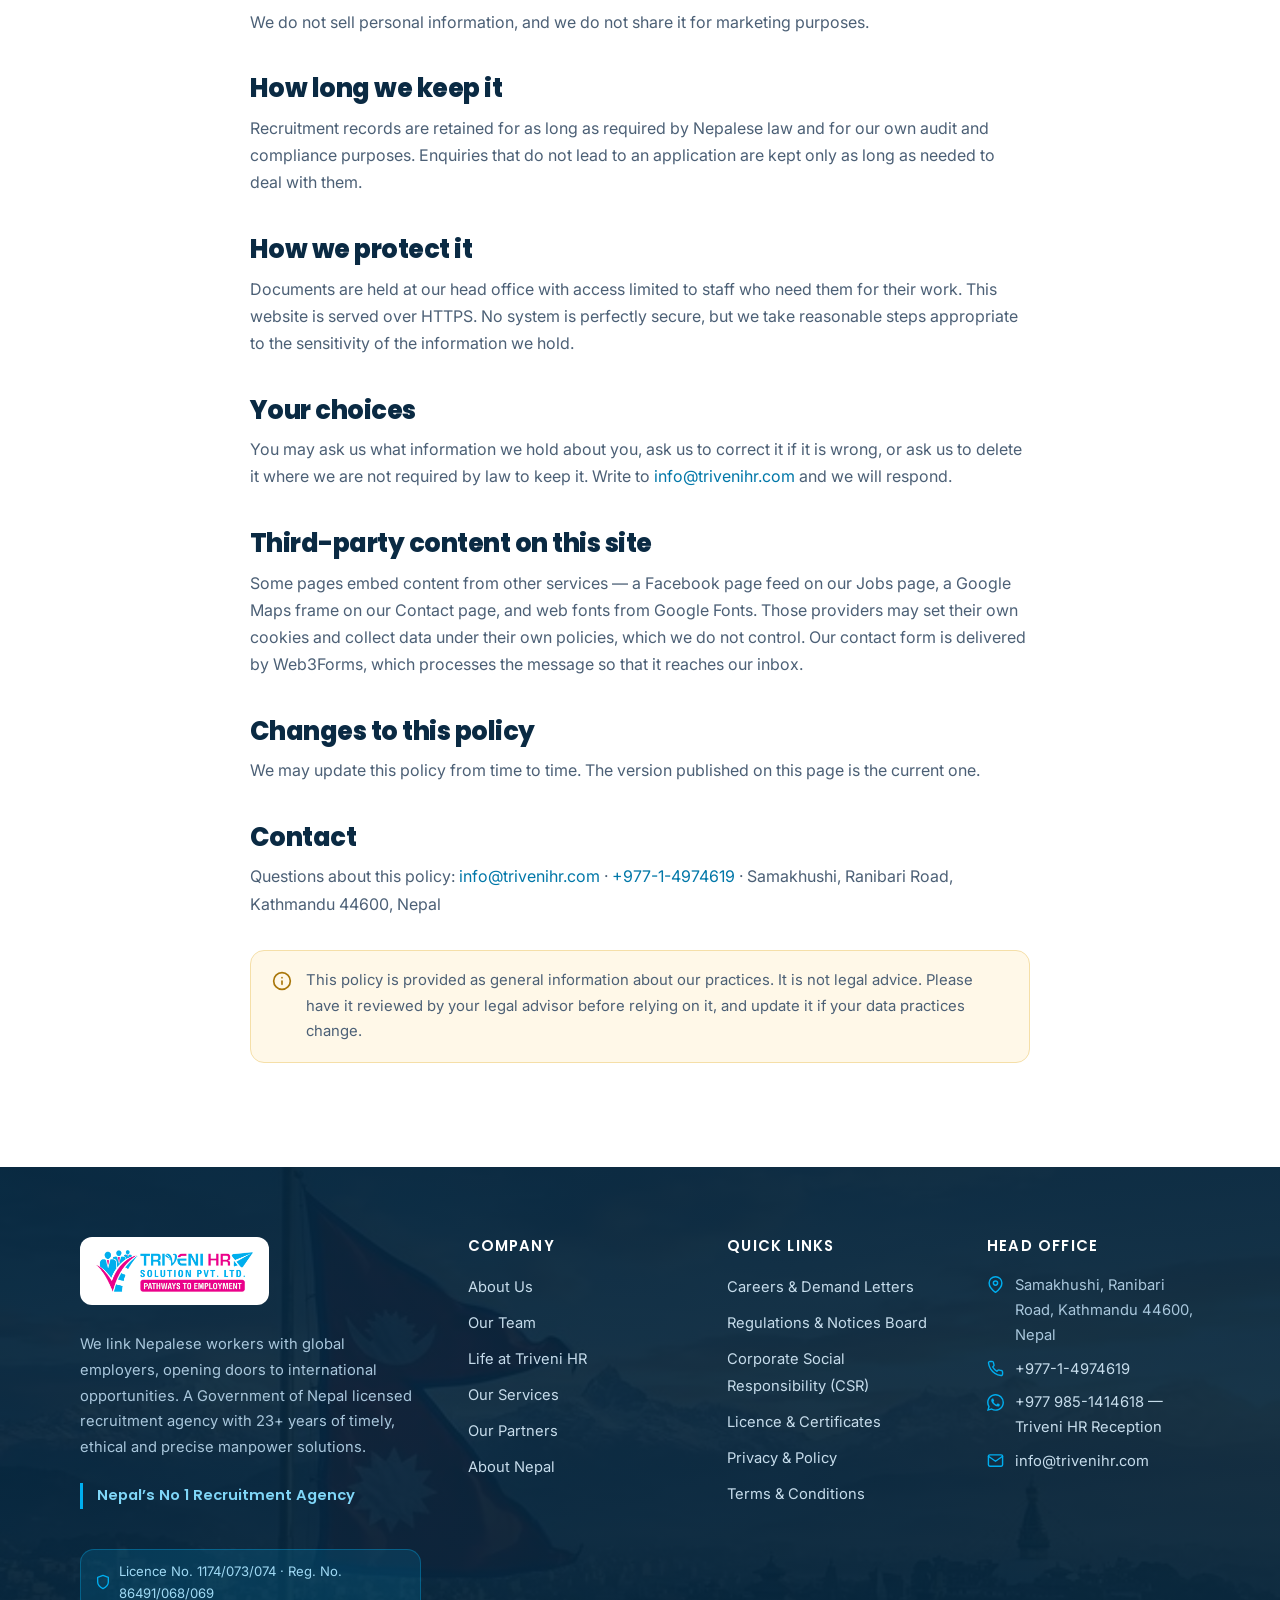
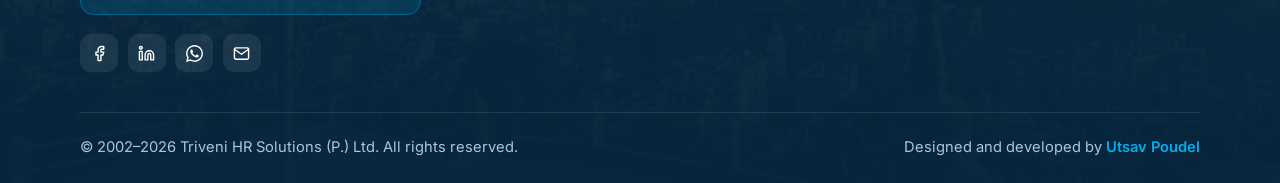
<file: privacy.html>
<!DOCTYPE html>
<html lang="en">
<head>
<meta charset="utf-8">
<meta name="viewport" content="width=device-width, initial-scale=1">
<title>Privacy &amp; Policy | Triveni HR Solution Pvt. Ltd.</title>
<meta name="description" content="How Triveni HR Solution Pvt. Ltd. collects, uses, shares and protects personal information from job seekers and employer clients.">
<meta name="keywords" content="Triveni HR privacy policy, data protection recruitment Nepal">
<link rel="canonical" href="https://www.trivenihr.com/privacy.html">
<meta name="robots" content="index, follow, max-image-preview:large, max-snippet:-1, max-video-preview:-1">
<meta name="theme-color" content="#00AEEF">
<meta name="author" content="Triveni HR Solution Pvt. Ltd.">

<meta name="geo.region" content="NP-BA">
<meta name="geo.placename" content="Kathmandu, Nepal">
<meta name="geo.position" content="27.7372;85.3147">
<meta name="ICBM" content="27.7372, 85.3147">

<meta property="og:type" content="website">
<meta property="og:site_name" content="Triveni HR Solution Pvt. Ltd.">
<meta property="og:locale" content="en_US">
<meta property="og:title" content="Privacy &amp; Policy | Triveni HR Solution Pvt. Ltd.">
<meta property="og:description" content="How Triveni HR Solution Pvt. Ltd. collects, uses, shares and protects personal information from job seekers and employer clients.">
<meta property="og:url" content="https://www.trivenihr.com/privacy.html">
<meta property="og:image" content="https://www.trivenihr.com/assets/img/brand/og-image.png">
<meta property="og:image:width" content="1200">
<meta property="og:image:height" content="630">
<meta name="twitter:card" content="summary_large_image">
<meta name="twitter:title" content="Privacy &amp; Policy | Triveni HR Solution Pvt. Ltd.">
<meta name="twitter:description" content="How Triveni HR Solution Pvt. Ltd. collects, uses, shares and protects personal information from job seekers and employer clients.">
<meta name="twitter:image" content="https://www.trivenihr.com/assets/img/brand/og-image.png">

<link rel="icon" type="image/png" href="assets/img/brand/favicon.png">
<link rel="apple-touch-icon" href="assets/img/brand/favicon.png">

<link rel="preconnect" href="https://fonts.googleapis.com">
<link rel="preconnect" href="https://fonts.gstatic.com" crossorigin>
<link rel="stylesheet" href="https://fonts.googleapis.com/css2?family=Inter:wght@400;500;600&family=Poppins:wght@300;400;500;600;700;800&display=swap">
<link rel="stylesheet" href="assets/css/style.css?v=4">

<script type="application/ld+json">
{
 "@context": "https://schema.org",
 "@graph": [
  {
   "@type": [
    "EmploymentAgency",
    "Organization"
   ],
   "@id": "https://www.trivenihr.com/#organization",
   "name": "Triveni HR Solution",
   "legalName": "Triveni HR Solution Pvt. Ltd.",
   "alternateName": [
    "Triveni HR",
    "Triveni H.R. Solution Pvt. Ltd.",
    "Triveni Manpower"
   ],
   "url": "https://www.trivenihr.com/",
   "logo": {
    "@type": "ImageObject",
    "url": "https://www.trivenihr.com/assets/img/brand/logo.png",
    "width": 600,
    "height": 161
   },
   "image": "https://www.trivenihr.com/assets/img/brand/og-image.png",
   "description": "Government of Nepal licensed manpower recruitment agency based in Kathmandu. Over 23 years supplying skilled, semi-skilled and professional Nepalese workers to employers in Qatar, Saudi Arabia, the UAE, Kuwait, Bahrain, Oman and Malaysia.",
   "foundingDate": "2002",
   "slogan": "Pathways to Employment",
   "email": "info@trivenihr.com",
   "telephone": "+977-1-4974619",
   "faxNumber": "+977-1-4974619",
   "address": {
    "@type": "PostalAddress",
    "streetAddress": "Samakhushi, Ranibari Road",
    "addressLocality": "Kathmandu",
    "addressRegion": "Bagmati Province",
    "postalCode": "44600",
    "addressCountry": "NP"
   },
   "geo": {
    "@type": "GeoCoordinates",
    "latitude": "27.7372",
    "longitude": "85.3147"
   },
   "hasMap": "https://maps.google.com/maps?q=Samakhushi,+Ranibari+Road,+Kathmandu,+Nepal",
   "openingHoursSpecification": [
    {
     "@type": "OpeningHoursSpecification",
     "dayOfWeek": [
      "Sunday",
      "Monday",
      "Tuesday",
      "Wednesday",
      "Thursday",
      "Friday"
     ],
     "opens": "10:00",
     "closes": "17:00"
    }
   ],
   "contactPoint": [
    {
     "@type": "ContactPoint",
     "telephone": "+977-1-4974619",
     "contactType": "customer service",
     "areaServed": [
      "NP",
      "Qatar",
      "Saudi Arabia",
      "United Arab Emirates",
      "Kuwait",
      "Bahrain",
      "Oman",
      "Malaysia"
     ],
     "availableLanguage": [
      "English",
      "Nepali",
      "Hindi"
     ]
    },
    {
     "@type": "ContactPoint",
     "telephone": "+977 985-1414618",
     "contactType": "reception",
     "availableLanguage": [
      "English",
      "Nepali",
      "Hindi"
     ]
    }
   ],
   "areaServed": [
    {
     "@type": "Country",
     "name": "Qatar"
    },
    {
     "@type": "Country",
     "name": "Saudi Arabia"
    },
    {
     "@type": "Country",
     "name": "United Arab Emirates"
    },
    {
     "@type": "Country",
     "name": "Kuwait"
    },
    {
     "@type": "Country",
     "name": "Bahrain"
    },
    {
     "@type": "Country",
     "name": "Oman"
    },
    {
     "@type": "Country",
     "name": "Malaysia"
    }
   ],
   "knowsAbout": [
    "Foreign employment recruitment",
    "Overseas manpower supply",
    "Nepalese workforce",
    "Gulf and GCC recruitment",
    "Labour permit processing",
    "Trade testing",
    "Pre-departure orientation training"
   ],
   "identifier": [
    {
     "@type": "PropertyValue",
     "name": "Foreign Employment Licence No.",
     "value": "1174/073/074"
    },
    {
     "@type": "PropertyValue",
     "name": "Company Registration No.",
     "value": "86491/068/069"
    },
    {
     "@type": "PropertyValue",
     "name": "PAN No.",
     "value": "600306838"
    }
   ],
   "numberOfEmployees": {
    "@type": "QuantitativeValue",
    "minValue": 50
   },
   "sameAs": [
    "https://www.facebook.com/profile.php?id=61566432877876",
    "https://www.linkedin.com/company/trivenihr/",
    "https://www.linkedin.com/company/trivenihrsolutions/"
   ]
  },
  {
   "@type": "WebSite",
   "@id": "https://www.trivenihr.com/#website",
   "url": "https://www.trivenihr.com/",
   "name": "Triveni HR Solution",
   "inLanguage": "en",
   "publisher": {
    "@id": "https://www.trivenihr.com/#organization"
   }
  },
  {
   "@type": "WebPage",
   "@id": "https://www.trivenihr.com/privacy.html#webpage",
   "url": "https://www.trivenihr.com/privacy.html",
   "name": "Privacy &amp; Policy | Triveni HR Solution Pvt. Ltd.",
   "description": "How Triveni HR Solution Pvt. Ltd. collects, uses, shares and protects personal information from job seekers and employer clients.",
   "inLanguage": "en",
   "isPartOf": {
    "@id": "https://www.trivenihr.com/#website"
   },
   "about": {
    "@id": "https://www.trivenihr.com/#organization"
   }
  },
  {
   "@type": "BreadcrumbList",
   "@id": "https://www.trivenihr.com/privacy.html#breadcrumb",
   "itemListElement": [
    {
     "@type": "ListItem",
     "position": 1,
     "name": "Home",
     "item": "https://www.trivenihr.com/index.html"
    },
    {
     "@type": "ListItem",
     "position": 2,
     "name": "Privacy & Policy",
     "item": "https://www.trivenihr.com/privacy.html"
    }
   ]
  }
 ]
}
</script>
</head>
<body>
<a class="skip-link" href="#main">Skip to content</a>

  <!-- ============ TOP BAR ============ -->
  <div class="topbar">
    <div class="container topbar__inner">
      <ul class="topbar__list">
        <li><svg viewBox="0 0 24 24" fill="none" stroke="currentColor" stroke-width="2" stroke-linecap="round" stroke-linejoin="round" aria-hidden="true" focusable="false"><path d="M22 16.92v3a2 2 0 0 1-2.18 2 19.79 19.79 0 0 1-8.63-3.07 19.5 19.5 0 0 1-6-6 19.79 19.79 0 0 1-3.07-8.67A2 2 0 0 1 4.11 2h3a2 2 0 0 1 2 1.72 12.84 12.84 0 0 0 .7 2.81 2 2 0 0 1-.45 2.11L8.09 9.91a16 16 0 0 0 6 6l1.27-1.27a2 2 0 0 1 2.11-.45 12.84 12.84 0 0 0 2.81.7A2 2 0 0 1 22 16.92z"/></svg><a href="tel:+97714974619">+977-1-4974619</a></li>
        <li><svg viewBox="0 0 24 24" fill="none" stroke="currentColor" stroke-width="2" stroke-linecap="round" stroke-linejoin="round" aria-hidden="true" focusable="false"><path d="M4 4h16c1.1 0 2 .9 2 2v12c0 1.1-.9 2-2 2H4c-1.1 0-2-.9-2-2V6c0-1.1.9-2 2-2z"/><polyline points="22,6 12,13 2,6"/></svg><a href="mailto:info@trivenihr.com">info@trivenihr.com</a></li>
      </ul>
      <ul class="topbar__list topbar__list--secondary">
        <li><span class="topbar__badge">Govt. Licence No. 1174/073/074</span></li>
        <li><svg viewBox="0 0 24 24" fill="none" stroke="currentColor" stroke-width="2" stroke-linecap="round" stroke-linejoin="round" aria-hidden="true" focusable="false"><circle cx="12" cy="12" r="10"/><polyline points="12 6 12 12 16 14"/></svg><span>Sun&ndash;Fri, 10:00&ndash;17:00</span></li>
        <li class="topbar__social">
          <a href="https://www.facebook.com/profile.php?id=61566432877876" target="_blank" rel="noopener" aria-label="Triveni HR on Facebook"><svg viewBox="0 0 24 24" fill="none" stroke="currentColor" stroke-width="2" stroke-linecap="round" stroke-linejoin="round" aria-hidden="true" focusable="false"><path d="M18 2h-3a5 5 0 0 0-5 5v3H7v4h3v8h4v-8h3l1-4h-4V7a1 1 0 0 1 1-1h3z"/></svg></a>
          <a href="https://www.linkedin.com/company/trivenihr/" target="_blank" rel="noopener" aria-label="Triveni HR on LinkedIn"><svg viewBox="0 0 24 24" fill="none" stroke="currentColor" stroke-width="2" stroke-linecap="round" stroke-linejoin="round" aria-hidden="true" focusable="false"><path d="M16 8a6 6 0 0 1 6 6v7h-4v-7a2 2 0 0 0-2-2 2 2 0 0 0-2 2v7h-4v-7a6 6 0 0 1 6-6z"/><rect x="2" y="9" width="4" height="12"/><circle cx="4" cy="4" r="2"/></svg></a>
          <a href="https://wa.me/9779851414618" target="_blank" rel="noopener" aria-label="WhatsApp Triveni HR Reception"><svg viewBox="0 0 24 24" fill="currentColor" stroke="none" aria-hidden="true" focusable="false"><path d="M17.472 14.382c-.297-.149-1.758-.867-2.03-.967-.273-.099-.471-.148-.67.15-.197.297-.767.966-.94 1.164-.173.199-.347.223-.644.075-.297-.15-1.255-.463-2.39-1.475-.883-.788-1.48-1.761-1.653-2.059-.173-.297-.018-.458.13-.606.134-.133.298-.347.446-.52.149-.174.198-.298.298-.497.099-.198.05-.371-.025-.52-.075-.149-.669-1.612-.916-2.207-.242-.579-.487-.5-.669-.51a12.8 12.8 0 0 0-.57-.01c-.198 0-.52.074-.792.372-.272.297-1.04 1.016-1.04 2.479 0 1.462 1.065 2.875 1.213 3.074.149.198 2.096 3.2 5.077 4.487.709.306 1.262.489 1.694.625.712.227 1.36.195 1.871.118.571-.085 1.758-.719 2.006-1.413.248-.694.248-1.289.173-1.413-.074-.124-.272-.198-.57-.347m-5.421 7.403h-.004a9.87 9.87 0 0 1-5.031-1.378l-.361-.214-3.741.982.998-3.648-.235-.374a9.86 9.86 0 0 1-1.51-5.26c.001-5.45 4.436-9.884 9.888-9.884a9.82 9.82 0 0 1 6.988 2.896 9.825 9.825 0 0 1 2.893 6.994c-.003 5.45-4.437 9.885-9.885 9.885M20.52 3.449C18.24 1.245 15.24 0 12.045 0 5.463 0 .104 5.359.101 11.945c0 2.096.549 4.142 1.595 5.945L0 24l6.305-1.654a11.882 11.882 0 0 0 5.683 1.448h.005c6.582 0 11.94-5.359 11.943-11.945a11.86 11.86 0 0 0-3.416-8.4"/></svg></a>
        </li>
      </ul>
    </div>
  </div>

  <!-- ============ HEADER ============ -->
  <header class="header">
    <div class="container header__inner">
      <a class="brand" href="index.html" aria-label="Triveni HR Solution Pvt. Ltd. &mdash; home">
        <img src="assets/img/brand/logo.png" alt="Triveni HR Solution Pvt. Ltd. — Pathways to Employment" width="600" height="161">
      </a>

      <nav class="nav" id="site-nav" aria-label="Main">
        <ul class="nav__list">
            <li><a class="nav__link" href="index.html" aria-current="page">Home</a></li>
            <li class="nav__item--has-menu"><a class="nav__link" href="about.html">About<svg class="nav__caret" viewBox="0 0 24 24" fill="none" stroke="currentColor" stroke-width="2" stroke-linecap="round" stroke-linejoin="round" aria-hidden="true" focusable="false"><polyline points="6 9 12 15 18 9"/></svg></a><ul class="nav__menu"><li><a href="about.html">Company Overview</a></li><li><a href="team.html">Our Team</a></li><li><a href="life.html">Life at Triveni HR</a></li><li><a href="life.html#csr">Corporate Social Responsibility</a></li><li><a href="licence.html">Licence &amp; Certificates</a></li></ul></li>
            <li><a class="nav__link" href="services.html">Services</a></li>
            <li><a class="nav__link" href="clients.html">Partners</a></li>
            <li><a class="nav__link" href="jobs.html">Jobs</a></li>
            <li class="nav__item--has-menu"><a class="nav__link" href="downloads.html">Resources<svg class="nav__caret" viewBox="0 0 24 24" fill="none" stroke="currentColor" stroke-width="2" stroke-linecap="round" stroke-linejoin="round" aria-hidden="true" focusable="false"><polyline points="6 9 12 15 18 9"/></svg></a><ul class="nav__menu"><li><a href="downloads.html">Downloads</a></li><li><a href="nepal.html">About Nepal</a></li></ul></li>
            <li><a class="nav__link" href="contact.html">Contact</a></li>
        </ul>
        <div class="nav__mobile-cta">
          <a class="btn btn--outline" href="https://wa.me/9779851414618" target="_blank" rel="noopener"><svg viewBox="0 0 24 24" fill="currentColor" stroke="none" aria-hidden="true" focusable="false"><path d="M17.472 14.382c-.297-.149-1.758-.867-2.03-.967-.273-.099-.471-.148-.67.15-.197.297-.767.966-.94 1.164-.173.199-.347.223-.644.075-.297-.15-1.255-.463-2.39-1.475-.883-.788-1.48-1.761-1.653-2.059-.173-.297-.018-.458.13-.606.134-.133.298-.347.446-.52.149-.174.198-.298.298-.497.099-.198.05-.371-.025-.52-.075-.149-.669-1.612-.916-2.207-.242-.579-.487-.5-.669-.51a12.8 12.8 0 0 0-.57-.01c-.198 0-.52.074-.792.372-.272.297-1.04 1.016-1.04 2.479 0 1.462 1.065 2.875 1.213 3.074.149.198 2.096 3.2 5.077 4.487.709.306 1.262.489 1.694.625.712.227 1.36.195 1.871.118.571-.085 1.758-.719 2.006-1.413.248-.694.248-1.289.173-1.413-.074-.124-.272-.198-.57-.347m-5.421 7.403h-.004a9.87 9.87 0 0 1-5.031-1.378l-.361-.214-3.741.982.998-3.648-.235-.374a9.86 9.86 0 0 1-1.51-5.26c.001-5.45 4.436-9.884 9.888-9.884a9.82 9.82 0 0 1 6.988 2.896 9.825 9.825 0 0 1 2.893 6.994c-.003 5.45-4.437 9.885-9.885 9.885M20.52 3.449C18.24 1.245 15.24 0 12.045 0 5.463 0 .104 5.359.101 11.945c0 2.096.549 4.142 1.595 5.945L0 24l6.305-1.654a11.882 11.882 0 0 0 5.683 1.448h.005c6.582 0 11.94-5.359 11.943-11.945a11.86 11.86 0 0 0-3.416-8.4"/></svg>Triveni HR Reception</a>
        </div>
      </nav>

      <button class="nav-toggle" type="button" aria-expanded="false" aria-controls="site-nav" aria-label="Toggle navigation menu">
        <span></span>
      </button>
    </div>
  </header>

  <main id="main">
    <section class="page-hero">
      <div class="container">
        <ul class="breadcrumb"><li><a href="index.html">Home</a></li><li aria-current="page">Privacy &amp; Policy</li></ul>
        <h1>Privacy &amp; Policy</h1>
        <p>How Triveni HR Solution Pvt. Ltd. collects, uses and protects the personal information you share with us.</p>
      </div>
    </section>

    <section class="section">
      <div class="container container--narrow">
        <div class="prose reveal">
          <p class="lead">This policy explains what personal information Triveni HR Solution Pvt. Ltd.
             (&ldquo;Triveni HR&rdquo;, &ldquo;we&rdquo;, &ldquo;us&rdquo;) collects through
             www.trivenihr.com and in the course of our recruitment work, why we collect it, and what we do
             with it.</p>

          <h2>Who we are</h2>
          <p>Triveni HR Solution Pvt. Ltd. is a foreign employment recruitment agency licensed by the
             Government of Nepal (Licence No. 1174/073/074), with its head office at Samakhushi, Ranibari Road, Kathmandu 44600, Nepal. You can reach us
             at <a href="mailto:info@trivenihr.com">info@trivenihr.com</a> or +977-1-4974619.</p>

          <h2>What we collect</h2>
          <ul>
            <li><strong>Enquiry details.</strong> When you use the contact form, we collect your name, email
                address, telephone number, company name, country and the message you send.</li>
            <li><strong>Candidate information.</strong> If you apply for a position, we collect the
                information needed to process a foreign employment placement &mdash; your CV, passport and
                citizenship details, qualifications, trade certificates, experience letters, photographs and
                medical fitness results.</li>
            <li><strong>Employer information.</strong> For client companies we hold contact details and the
                documents required by law, such as demand letters, agreements and trade licences.</li>
            <li><strong>Basic technical data.</strong> Standard server and analytics information such as
                browser type and pages visited.</li>
          </ul>

          <h2>Why we collect it</h2>
          <ul>
            <li>To respond to your enquiry.</li>
            <li>To assess candidates against employer specifications and process placements.</li>
            <li>To meet our legal obligations under the Foreign Employment Act, 2064 (2007) and to file
                documents with the Department of Foreign Employment, embassies and other authorities.</li>
            <li>To arrange medical examinations, visas, labour permits, orientation and travel.</li>
          </ul>

          <h2>Who we share it with</h2>
          <p>We share personal information only where it is necessary to deliver a placement or where the law
             requires it &mdash; with the prospective employer, the Department of Foreign Employment and
             other Nepalese authorities, the relevant embassy or diplomatic mission, approved medical
             centres, training providers and airlines or travel agents handling the departure.</p>
          <p>We do not sell personal information, and we do not share it for marketing purposes.</p>

          <h2>How long we keep it</h2>
          <p>Recruitment records are retained for as long as required by Nepalese law and for our own audit
             and compliance purposes. Enquiries that do not lead to an application are kept only as long as
             needed to deal with them.</p>

          <h2>How we protect it</h2>
          <p>Documents are held at our head office with access limited to staff who need them for their work.
             This website is served over HTTPS. No system is perfectly secure, but we take reasonable steps
             appropriate to the sensitivity of the information we hold.</p>

          <h2>Your choices</h2>
          <p>You may ask us what information we hold about you, ask us to correct it if it is wrong, or ask
             us to delete it where we are not required by law to keep it. Write to
             <a href="mailto:info@trivenihr.com">info@trivenihr.com</a> and we will respond.</p>

          <h2>Third-party content on this site</h2>
          <p>Some pages embed content from other services &mdash; a Facebook page feed on our Jobs page,
             a Google Maps frame on our Contact page, and web fonts from Google Fonts. Those providers may set
             their own cookies and collect data under their own policies, which we do not control. Our contact
             form is delivered by Web3Forms, which processes the message so that it reaches our inbox.</p>

          <h2>Changes to this policy</h2>
          <p>We may update this policy from time to time. The version published on this page is the current
             one.</p>

          <h2>Contact</h2>
          <p>Questions about this policy: <a href="mailto:info@trivenihr.com">info@trivenihr.com</a> &middot;
             <a href="tel:+97714974619">+977-1-4974619</a> &middot; Samakhushi, Ranibari Road, Kathmandu 44600, Nepal</p>

          <div class="notice notice--warn" style="margin-top:2rem">
            <svg viewBox="0 0 24 24" fill="none" stroke="currentColor" stroke-width="2" stroke-linecap="round" stroke-linejoin="round" aria-hidden="true" focusable="false"><circle cx="12" cy="12" r="10"/><line x1="12" y1="16" x2="12" y2="12"/><line x1="12" y1="8" x2="12.01" y2="8"/></svg>
            <p>This policy is provided as general information about our practices. It is not legal advice.
               Please have it reviewed by your legal advisor before relying on it, and update it if your data
               practices change.</p>
          </div>
        </div>
      </div>
    </section>

  </main>

  <!-- ============ FOOTER ============ -->
  <footer class="footer">
    <img class="footer__bg" src="assets/img/nepal/valley-flag.jpg" alt="" aria-hidden="true" width="645" height="360" loading="lazy">
    <div class="container">
      <div class="footer__grid">
        <div class="footer__brandcol">
          <div class="footer__logo">
            <img src="assets/img/brand/logo.png" alt="Triveni HR Solution Pvt. Ltd." width="600" height="161">
          </div>
          <p>We link Nepalese workers with global employers, opening doors to international
             opportunities. A Government of Nepal licensed recruitment agency with 23+ years of
             timely, ethical and precise manpower solutions.</p>
          <p class="footer__promise">Nepal&rsquo;s No 1 Recruitment Agency</p>
          <div class="footer__licence">
            <svg viewBox="0 0 24 24" fill="none" stroke="currentColor" stroke-width="2" stroke-linecap="round" stroke-linejoin="round" aria-hidden="true" focusable="false"><path d="M12 22s8-4 8-10V5l-8-3-8 3v7c0 6 8 10 8 10z"/></svg><span>Licence No. 1174/073/074 &middot; Reg. No. 86491/068/069</span>
          </div>
          <div class="footer__social">
            <a href="https://www.facebook.com/profile.php?id=61566432877876" target="_blank" rel="noopener" aria-label="Facebook"><svg viewBox="0 0 24 24" fill="none" stroke="currentColor" stroke-width="2" stroke-linecap="round" stroke-linejoin="round" aria-hidden="true" focusable="false"><path d="M18 2h-3a5 5 0 0 0-5 5v3H7v4h3v8h4v-8h3l1-4h-4V7a1 1 0 0 1 1-1h3z"/></svg></a>
            <a href="https://www.linkedin.com/company/trivenihr/" target="_blank" rel="noopener" aria-label="LinkedIn"><svg viewBox="0 0 24 24" fill="none" stroke="currentColor" stroke-width="2" stroke-linecap="round" stroke-linejoin="round" aria-hidden="true" focusable="false"><path d="M16 8a6 6 0 0 1 6 6v7h-4v-7a2 2 0 0 0-2-2 2 2 0 0 0-2 2v7h-4v-7a6 6 0 0 1 6-6z"/><rect x="2" y="9" width="4" height="12"/><circle cx="4" cy="4" r="2"/></svg></a>
            <a href="https://wa.me/9779851414618" target="_blank" rel="noopener" aria-label="WhatsApp Triveni HR Reception"><svg viewBox="0 0 24 24" fill="currentColor" stroke="none" aria-hidden="true" focusable="false"><path d="M17.472 14.382c-.297-.149-1.758-.867-2.03-.967-.273-.099-.471-.148-.67.15-.197.297-.767.966-.94 1.164-.173.199-.347.223-.644.075-.297-.15-1.255-.463-2.39-1.475-.883-.788-1.48-1.761-1.653-2.059-.173-.297-.018-.458.13-.606.134-.133.298-.347.446-.52.149-.174.198-.298.298-.497.099-.198.05-.371-.025-.52-.075-.149-.669-1.612-.916-2.207-.242-.579-.487-.5-.669-.51a12.8 12.8 0 0 0-.57-.01c-.198 0-.52.074-.792.372-.272.297-1.04 1.016-1.04 2.479 0 1.462 1.065 2.875 1.213 3.074.149.198 2.096 3.2 5.077 4.487.709.306 1.262.489 1.694.625.712.227 1.36.195 1.871.118.571-.085 1.758-.719 2.006-1.413.248-.694.248-1.289.173-1.413-.074-.124-.272-.198-.57-.347m-5.421 7.403h-.004a9.87 9.87 0 0 1-5.031-1.378l-.361-.214-3.741.982.998-3.648-.235-.374a9.86 9.86 0 0 1-1.51-5.26c.001-5.45 4.436-9.884 9.888-9.884a9.82 9.82 0 0 1 6.988 2.896 9.825 9.825 0 0 1 2.893 6.994c-.003 5.45-4.437 9.885-9.885 9.885M20.52 3.449C18.24 1.245 15.24 0 12.045 0 5.463 0 .104 5.359.101 11.945c0 2.096.549 4.142 1.595 5.945L0 24l6.305-1.654a11.882 11.882 0 0 0 5.683 1.448h.005c6.582 0 11.94-5.359 11.943-11.945a11.86 11.86 0 0 0-3.416-8.4"/></svg></a>
            <a href="mailto:info@trivenihr.com" aria-label="Email us"><svg viewBox="0 0 24 24" fill="none" stroke="currentColor" stroke-width="2" stroke-linecap="round" stroke-linejoin="round" aria-hidden="true" focusable="false"><path d="M4 4h16c1.1 0 2 .9 2 2v12c0 1.1-.9 2-2 2H4c-1.1 0-2-.9-2-2V6c0-1.1.9-2 2-2z"/><polyline points="22,6 12,13 2,6"/></svg></a>
          </div>
        </div>

        <div>
          <h2>Company</h2>
          <ul>
            <li><a href="about.html">About Us</a></li>
            <li><a href="team.html">Our Team</a></li>
            <li><a href="life.html">Life at Triveni HR</a></li>
            <li><a href="services.html">Our Services</a></li>
            <li><a href="clients.html">Our Partners</a></li>
            <li><a href="nepal.html">About Nepal</a></li>
          </ul>
        </div>

        <div>
          <h2>Quick Links</h2>
          <ul>
            <li><a href="jobs.html">Careers &amp; Demand Letters</a></li>
            <li><a href="notices.html">Regulations &amp; Notices Board</a></li>
            <li><a href="life.html#csr">Corporate Social Responsibility (CSR)</a></li>
            <li><a href="licence.html">Licence &amp; Certificates</a></li>
            <li><a href="privacy.html">Privacy &amp; Policy</a></li>
            <li><a href="terms.html">Terms &amp; Conditions</a></li>
          </ul>
        </div>

        <div>
          <h2>Head Office</h2>
          <ul class="footer__contact">
            <li><svg viewBox="0 0 24 24" fill="none" stroke="currentColor" stroke-width="2" stroke-linecap="round" stroke-linejoin="round" aria-hidden="true" focusable="false"><path d="M21 10c0 7-9 13-9 13s-9-6-9-13a9 9 0 0 1 18 0z"/><circle cx="12" cy="10" r="3"/></svg><span>Samakhushi, Ranibari Road, Kathmandu 44600, Nepal</span></li>
            <li><svg viewBox="0 0 24 24" fill="none" stroke="currentColor" stroke-width="2" stroke-linecap="round" stroke-linejoin="round" aria-hidden="true" focusable="false"><path d="M22 16.92v3a2 2 0 0 1-2.18 2 19.79 19.79 0 0 1-8.63-3.07 19.5 19.5 0 0 1-6-6 19.79 19.79 0 0 1-3.07-8.67A2 2 0 0 1 4.11 2h3a2 2 0 0 1 2 1.72 12.84 12.84 0 0 0 .7 2.81 2 2 0 0 1-.45 2.11L8.09 9.91a16 16 0 0 0 6 6l1.27-1.27a2 2 0 0 1 2.11-.45 12.84 12.84 0 0 0 2.81.7A2 2 0 0 1 22 16.92z"/></svg><a href="tel:+97714974619">+977-1-4974619</a></li>
            <li><svg viewBox="0 0 24 24" fill="currentColor" stroke="none" aria-hidden="true" focusable="false"><path d="M17.472 14.382c-.297-.149-1.758-.867-2.03-.967-.273-.099-.471-.148-.67.15-.197.297-.767.966-.94 1.164-.173.199-.347.223-.644.075-.297-.15-1.255-.463-2.39-1.475-.883-.788-1.48-1.761-1.653-2.059-.173-.297-.018-.458.13-.606.134-.133.298-.347.446-.52.149-.174.198-.298.298-.497.099-.198.05-.371-.025-.52-.075-.149-.669-1.612-.916-2.207-.242-.579-.487-.5-.669-.51a12.8 12.8 0 0 0-.57-.01c-.198 0-.52.074-.792.372-.272.297-1.04 1.016-1.04 2.479 0 1.462 1.065 2.875 1.213 3.074.149.198 2.096 3.2 5.077 4.487.709.306 1.262.489 1.694.625.712.227 1.36.195 1.871.118.571-.085 1.758-.719 2.006-1.413.248-.694.248-1.289.173-1.413-.074-.124-.272-.198-.57-.347m-5.421 7.403h-.004a9.87 9.87 0 0 1-5.031-1.378l-.361-.214-3.741.982.998-3.648-.235-.374a9.86 9.86 0 0 1-1.51-5.26c.001-5.45 4.436-9.884 9.888-9.884a9.82 9.82 0 0 1 6.988 2.896 9.825 9.825 0 0 1 2.893 6.994c-.003 5.45-4.437 9.885-9.885 9.885M20.52 3.449C18.24 1.245 15.24 0 12.045 0 5.463 0 .104 5.359.101 11.945c0 2.096.549 4.142 1.595 5.945L0 24l6.305-1.654a11.882 11.882 0 0 0 5.683 1.448h.005c6.582 0 11.94-5.359 11.943-11.945a11.86 11.86 0 0 0-3.416-8.4"/></svg><a href="https://wa.me/9779851414618" target="_blank" rel="noopener">+977 985-1414618 &mdash; Triveni HR Reception</a></li>
            <li><svg viewBox="0 0 24 24" fill="none" stroke="currentColor" stroke-width="2" stroke-linecap="round" stroke-linejoin="round" aria-hidden="true" focusable="false"><path d="M4 4h16c1.1 0 2 .9 2 2v12c0 1.1-.9 2-2 2H4c-1.1 0-2-.9-2-2V6c0-1.1.9-2 2-2z"/><polyline points="22,6 12,13 2,6"/></svg><a href="mailto:info@trivenihr.com">info@trivenihr.com</a></li>
          </ul>
        </div>
      </div>

      <div class="footer__bar">
        <p>&copy; 2002&ndash;<span data-year>2026</span> Triveni HR Solutions (P.) Ltd. All rights reserved.</p>
        <p class="footer__credit">Designed and developed by
          <a href="https://www.linkedin.com/in/utsavpoudell/" target="_blank" rel="noopener">Utsav Poudel</a></p>
      </div>
    </div>
  </footer>

  <div class="floaters">
    <button class="to-top" type="button" aria-label="Back to top"><svg viewBox="0 0 24 24" fill="none" stroke="currentColor" stroke-width="2" stroke-linecap="round" stroke-linejoin="round" aria-hidden="true" focusable="false"><line x1="12" y1="19" x2="12" y2="5"/><polyline points="5 12 12 5 19 12"/></svg></button>
  </div>

  <script src="assets/js/main.js?v=4" defer></script>
</body>
</html>
</file>
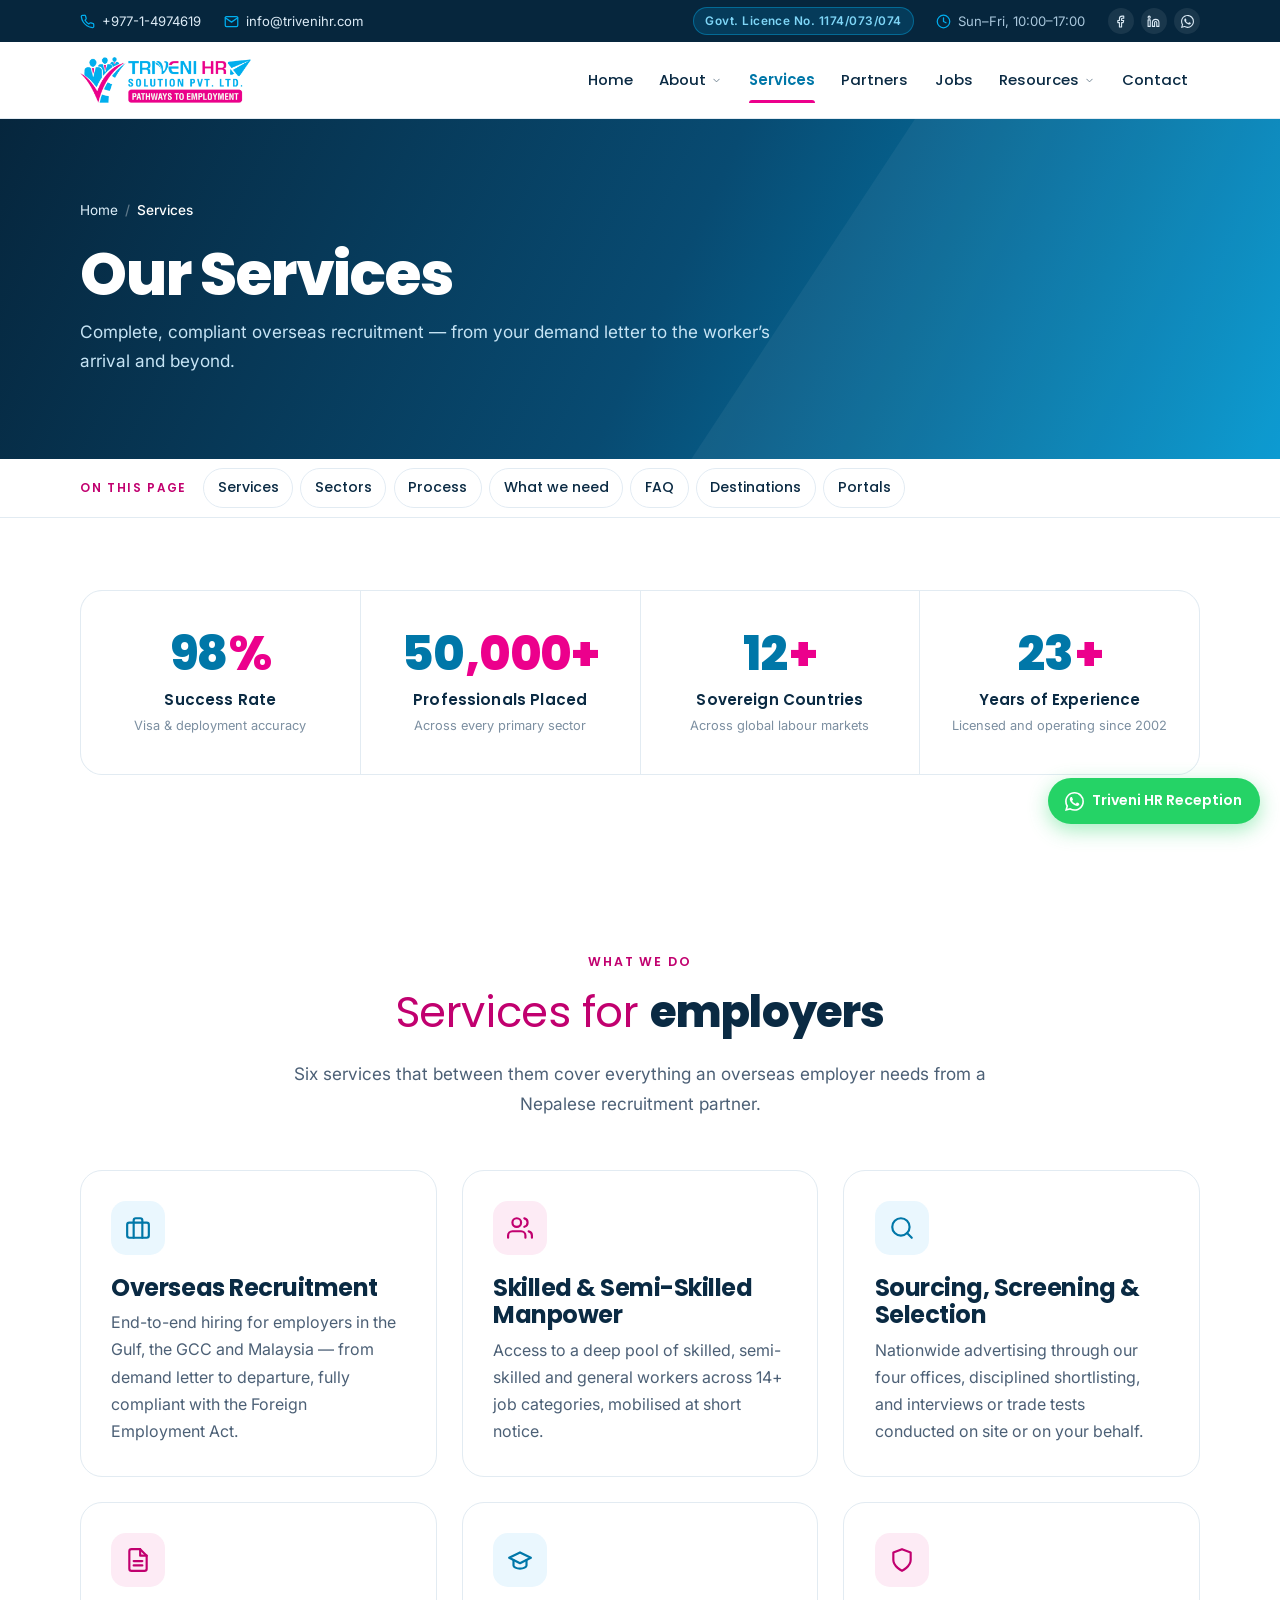
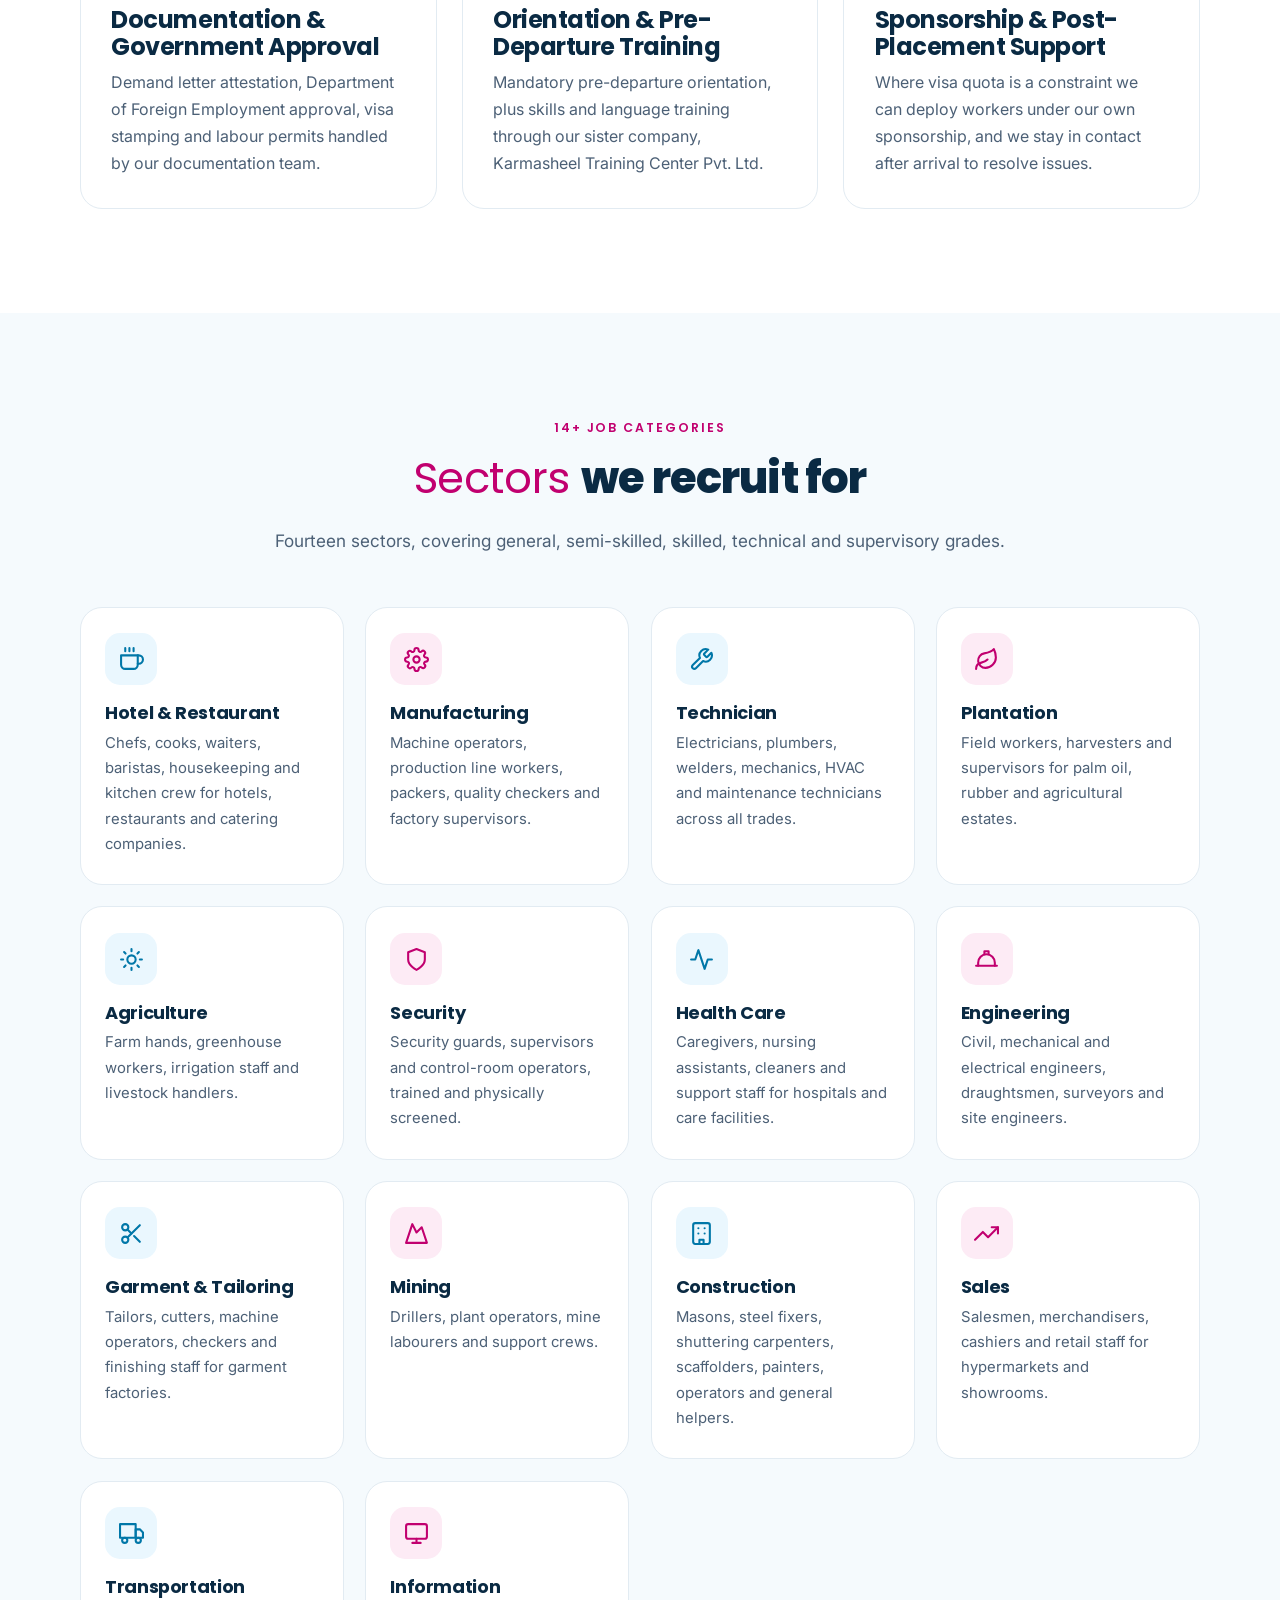
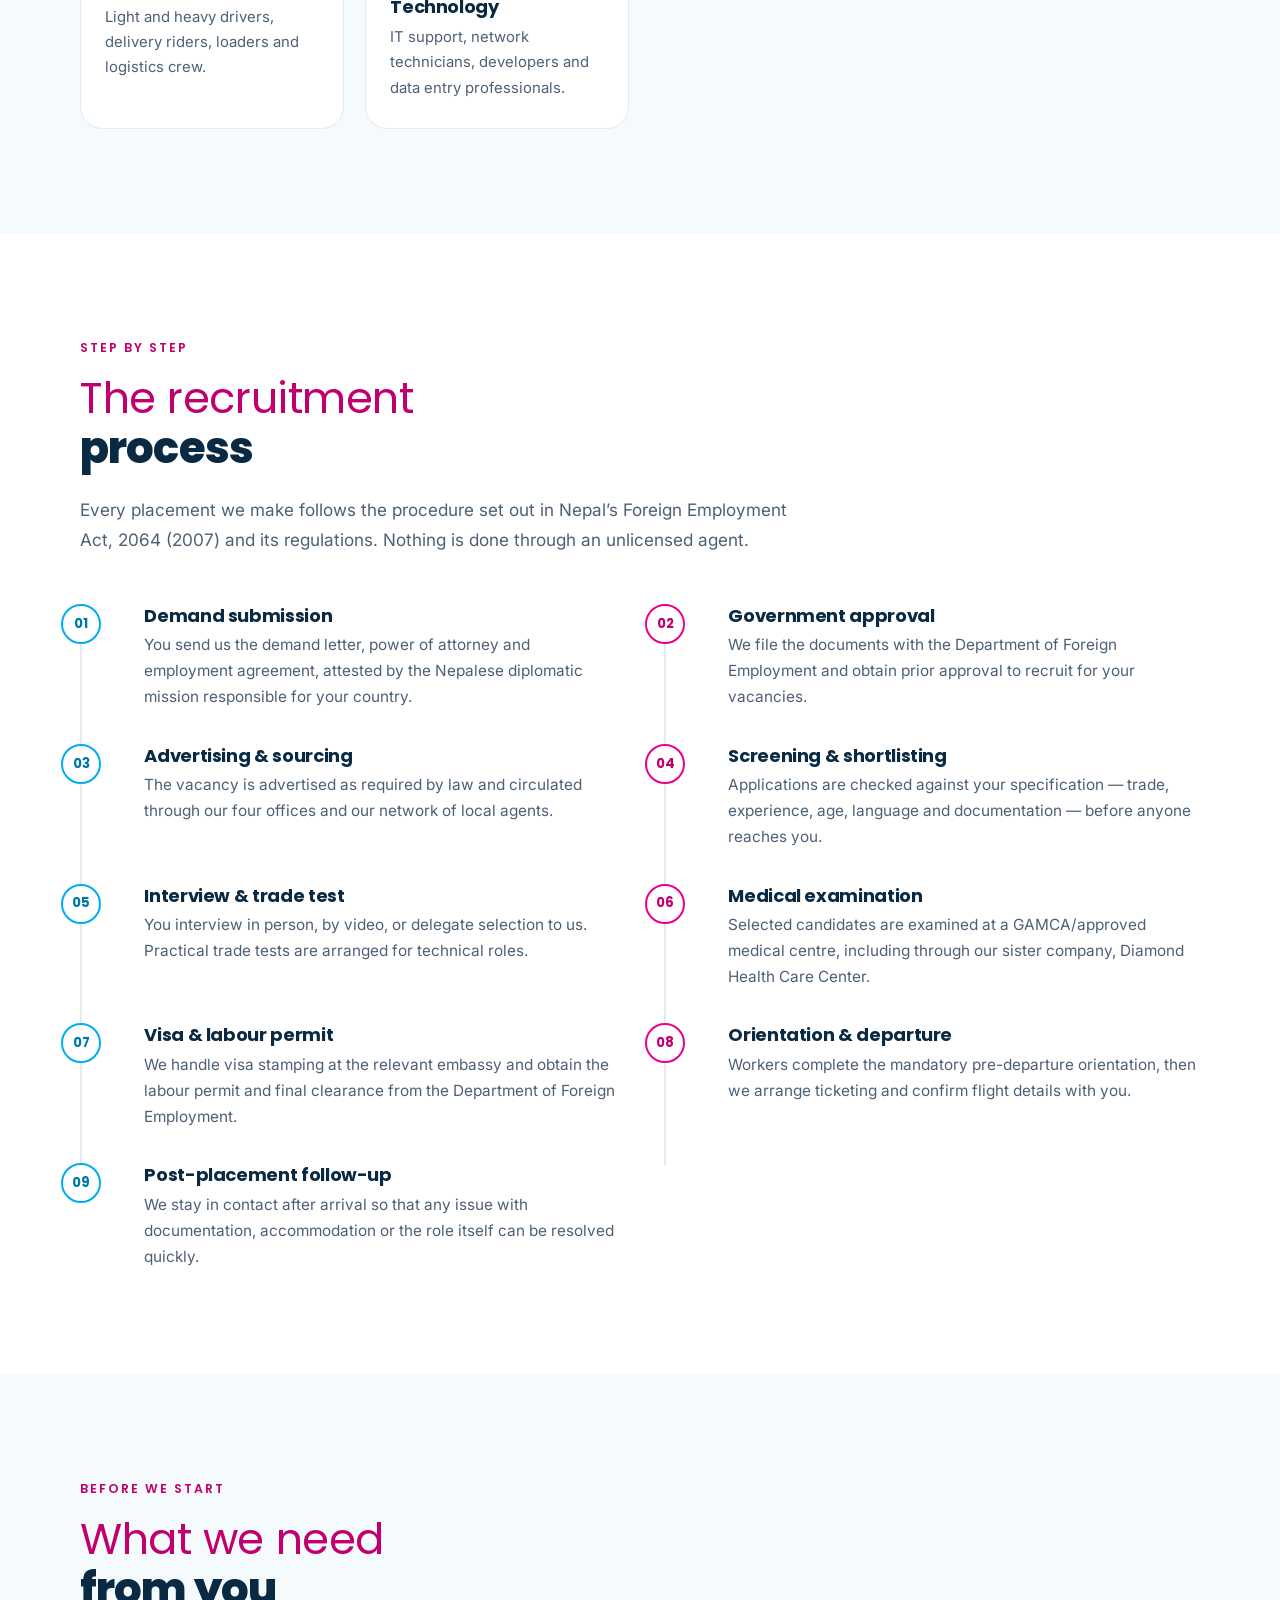
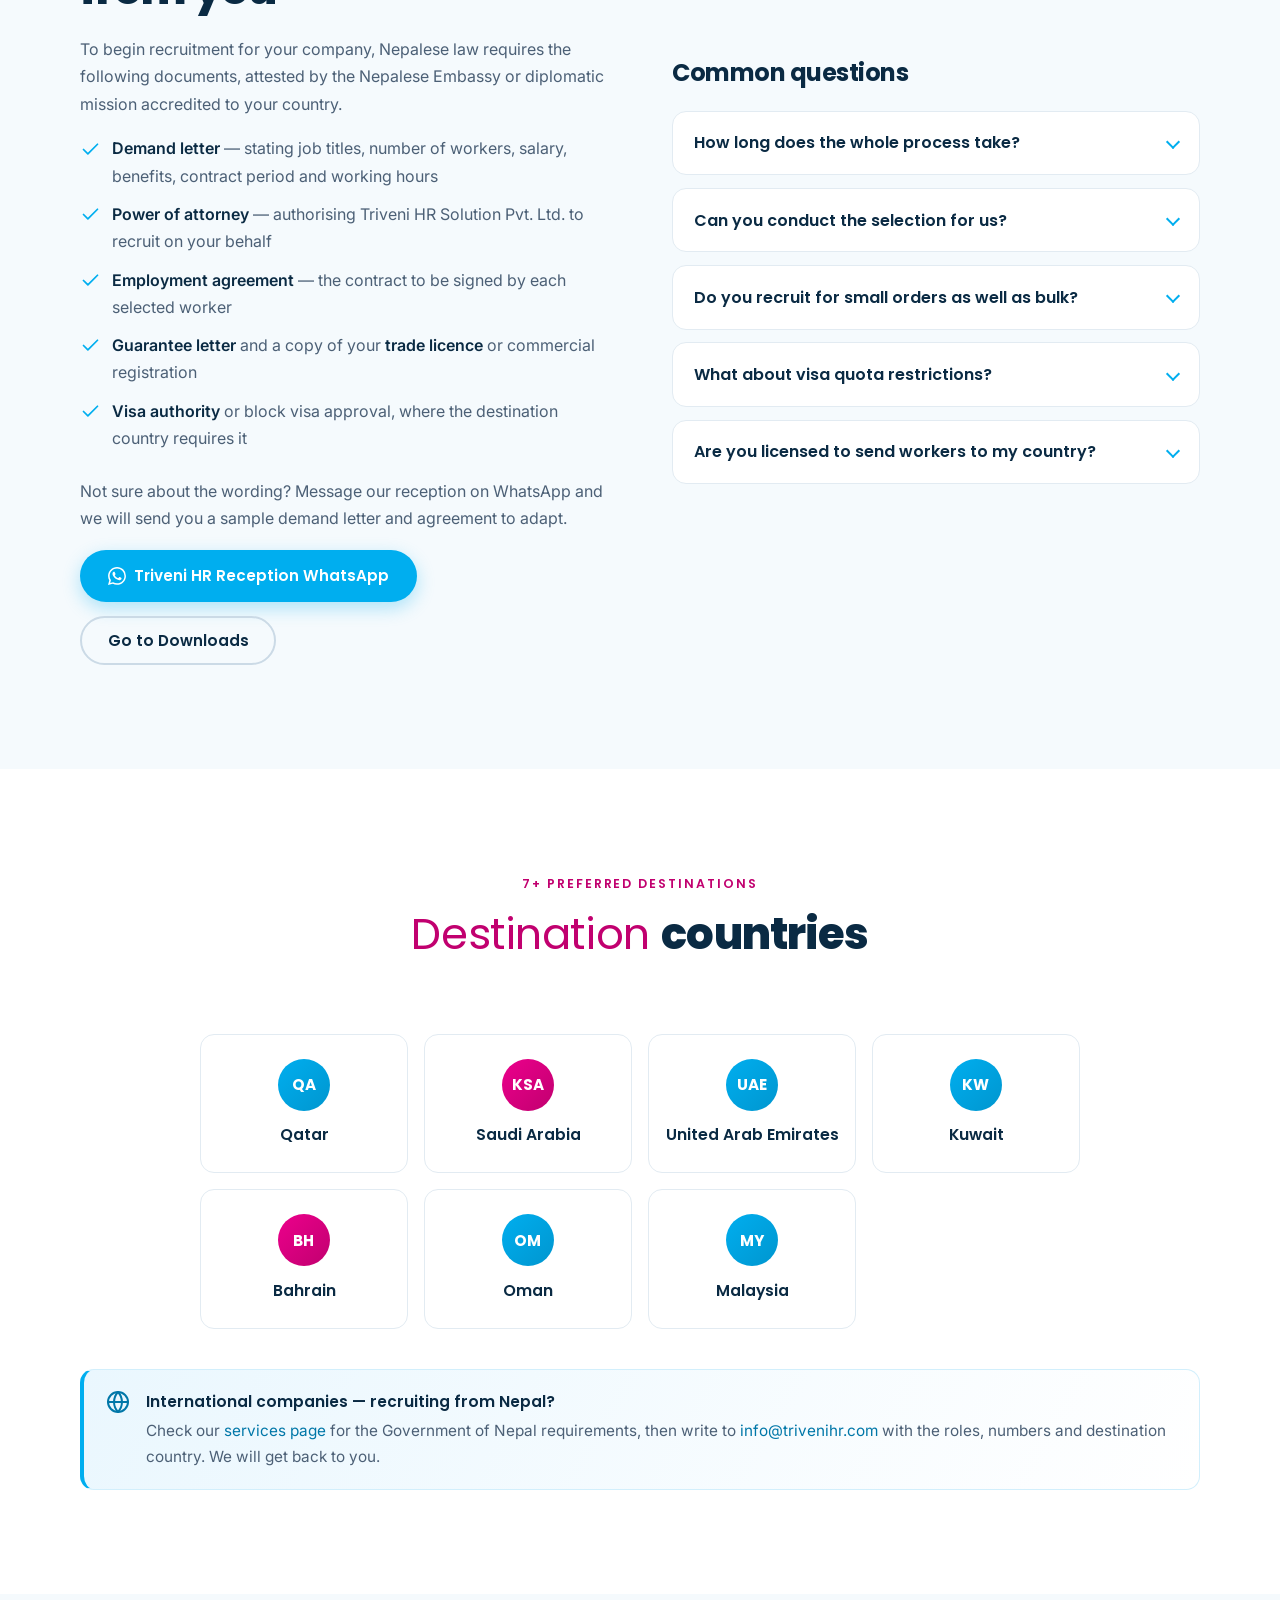
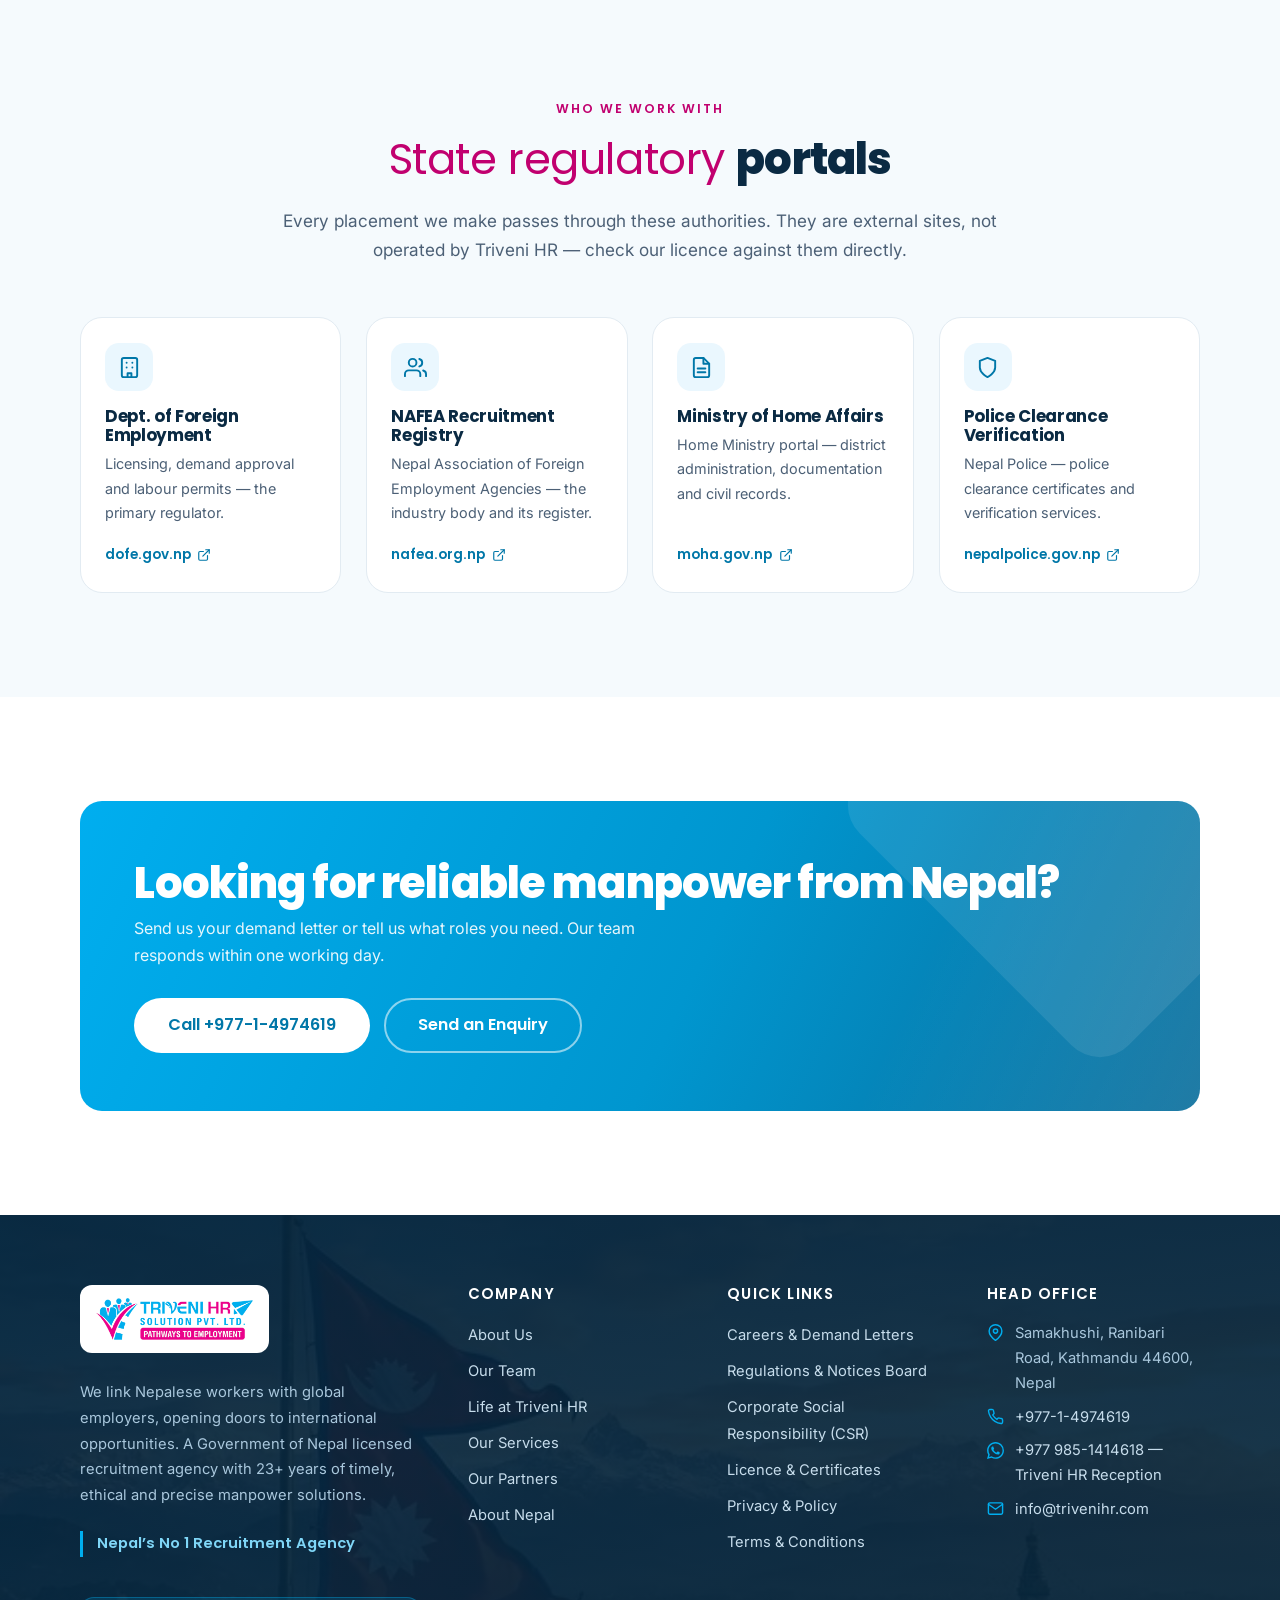
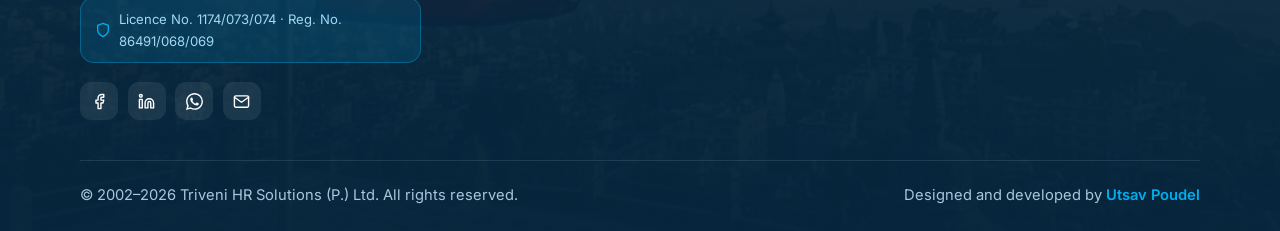
<file: services.html>
<!DOCTYPE html>
<html lang="en">
<head>
<meta charset="utf-8">
<meta name="viewport" content="width=device-width, initial-scale=1">
<title>Recruitment Services &amp; Process | Triveni HR Solution Nepal</title>
<meta name="description" content="Overseas recruitment, screening, documentation, government approval, training and post-placement support from a licensed Nepalese manpower agency. See our nine-step recruitment process and 14+ job categories.">
<meta name="keywords" content="manpower services Nepal, recruitment process Nepal, demand letter Nepal, Department of Foreign Employment approval, trade test Nepal, labour permit">
<link rel="canonical" href="https://www.trivenihr.com/services.html">
<meta name="robots" content="index, follow, max-image-preview:large, max-snippet:-1, max-video-preview:-1">
<meta name="theme-color" content="#00AEEF">
<meta name="author" content="Triveni HR Solution Pvt. Ltd.">

<meta name="geo.region" content="NP-BA">
<meta name="geo.placename" content="Kathmandu, Nepal">
<meta name="geo.position" content="27.7372;85.3147">
<meta name="ICBM" content="27.7372, 85.3147">

<meta property="og:type" content="website">
<meta property="og:site_name" content="Triveni HR Solution Pvt. Ltd.">
<meta property="og:locale" content="en_US">
<meta property="og:title" content="Recruitment Services &amp; Process | Triveni HR Solution Nepal">
<meta property="og:description" content="Overseas recruitment, screening, documentation, government approval, training and post-placement support from a licensed Nepalese manpower agency. See our nine-step recruitment process and 14+ job categories.">
<meta property="og:url" content="https://www.trivenihr.com/services.html">
<meta property="og:image" content="https://www.trivenihr.com/assets/img/brand/og-image.png">
<meta property="og:image:width" content="1200">
<meta property="og:image:height" content="630">
<meta name="twitter:card" content="summary_large_image">
<meta name="twitter:title" content="Recruitment Services &amp; Process | Triveni HR Solution Nepal">
<meta name="twitter:description" content="Overseas recruitment, screening, documentation, government approval, training and post-placement support from a licensed Nepalese manpower agency. See our nine-step recruitment process and 14+ job categories.">
<meta name="twitter:image" content="https://www.trivenihr.com/assets/img/brand/og-image.png">

<link rel="icon" type="image/png" href="assets/img/brand/favicon.png">
<link rel="apple-touch-icon" href="assets/img/brand/favicon.png">

<link rel="preconnect" href="https://fonts.googleapis.com">
<link rel="preconnect" href="https://fonts.gstatic.com" crossorigin>
<link rel="stylesheet" href="https://fonts.googleapis.com/css2?family=Inter:wght@400;500;600&family=Poppins:wght@300;400;500;600;700;800&display=swap">
<link rel="stylesheet" href="assets/css/style.css?v=4">

<script type="application/ld+json">
{
 "@context": "https://schema.org",
 "@graph": [
  {
   "@type": [
    "EmploymentAgency",
    "Organization"
   ],
   "@id": "https://www.trivenihr.com/#organization",
   "name": "Triveni HR Solution",
   "legalName": "Triveni HR Solution Pvt. Ltd.",
   "alternateName": [
    "Triveni HR",
    "Triveni H.R. Solution Pvt. Ltd.",
    "Triveni Manpower"
   ],
   "url": "https://www.trivenihr.com/",
   "logo": {
    "@type": "ImageObject",
    "url": "https://www.trivenihr.com/assets/img/brand/logo.png",
    "width": 600,
    "height": 161
   },
   "image": "https://www.trivenihr.com/assets/img/brand/og-image.png",
   "description": "Government of Nepal licensed manpower recruitment agency based in Kathmandu. Over 23 years supplying skilled, semi-skilled and professional Nepalese workers to employers in Qatar, Saudi Arabia, the UAE, Kuwait, Bahrain, Oman and Malaysia.",
   "foundingDate": "2002",
   "slogan": "Pathways to Employment",
   "email": "info@trivenihr.com",
   "telephone": "+977-1-4974619",
   "faxNumber": "+977-1-4974619",
   "address": {
    "@type": "PostalAddress",
    "streetAddress": "Samakhushi, Ranibari Road",
    "addressLocality": "Kathmandu",
    "addressRegion": "Bagmati Province",
    "postalCode": "44600",
    "addressCountry": "NP"
   },
   "geo": {
    "@type": "GeoCoordinates",
    "latitude": "27.7372",
    "longitude": "85.3147"
   },
   "hasMap": "https://maps.google.com/maps?q=Samakhushi,+Ranibari+Road,+Kathmandu,+Nepal",
   "openingHoursSpecification": [
    {
     "@type": "OpeningHoursSpecification",
     "dayOfWeek": [
      "Sunday",
      "Monday",
      "Tuesday",
      "Wednesday",
      "Thursday",
      "Friday"
     ],
     "opens": "10:00",
     "closes": "17:00"
    }
   ],
   "contactPoint": [
    {
     "@type": "ContactPoint",
     "telephone": "+977-1-4974619",
     "contactType": "customer service",
     "areaServed": [
      "NP",
      "Qatar",
      "Saudi Arabia",
      "United Arab Emirates",
      "Kuwait",
      "Bahrain",
      "Oman",
      "Malaysia"
     ],
     "availableLanguage": [
      "English",
      "Nepali",
      "Hindi"
     ]
    },
    {
     "@type": "ContactPoint",
     "telephone": "+977 985-1414618",
     "contactType": "reception",
     "availableLanguage": [
      "English",
      "Nepali",
      "Hindi"
     ]
    }
   ],
   "areaServed": [
    {
     "@type": "Country",
     "name": "Qatar"
    },
    {
     "@type": "Country",
     "name": "Saudi Arabia"
    },
    {
     "@type": "Country",
     "name": "United Arab Emirates"
    },
    {
     "@type": "Country",
     "name": "Kuwait"
    },
    {
     "@type": "Country",
     "name": "Bahrain"
    },
    {
     "@type": "Country",
     "name": "Oman"
    },
    {
     "@type": "Country",
     "name": "Malaysia"
    }
   ],
   "knowsAbout": [
    "Foreign employment recruitment",
    "Overseas manpower supply",
    "Nepalese workforce",
    "Gulf and GCC recruitment",
    "Labour permit processing",
    "Trade testing",
    "Pre-departure orientation training"
   ],
   "identifier": [
    {
     "@type": "PropertyValue",
     "name": "Foreign Employment Licence No.",
     "value": "1174/073/074"
    },
    {
     "@type": "PropertyValue",
     "name": "Company Registration No.",
     "value": "86491/068/069"
    },
    {
     "@type": "PropertyValue",
     "name": "PAN No.",
     "value": "600306838"
    }
   ],
   "numberOfEmployees": {
    "@type": "QuantitativeValue",
    "minValue": 50
   },
   "sameAs": [
    "https://www.facebook.com/profile.php?id=61566432877876",
    "https://www.linkedin.com/company/trivenihr/",
    "https://www.linkedin.com/company/trivenihrsolutions/"
   ]
  },
  {
   "@type": "WebSite",
   "@id": "https://www.trivenihr.com/#website",
   "url": "https://www.trivenihr.com/",
   "name": "Triveni HR Solution",
   "inLanguage": "en",
   "publisher": {
    "@id": "https://www.trivenihr.com/#organization"
   }
  },
  {
   "@type": "WebPage",
   "@id": "https://www.trivenihr.com/services.html#webpage",
   "url": "https://www.trivenihr.com/services.html",
   "name": "Recruitment Services &amp; Process | Triveni HR Solution Nepal",
   "description": "Overseas recruitment, screening, documentation, government approval, training and post-placement support from a licensed Nepalese manpower agency. See our nine-step recruitment process and 14+ job categories.",
   "inLanguage": "en",
   "isPartOf": {
    "@id": "https://www.trivenihr.com/#website"
   },
   "about": {
    "@id": "https://www.trivenihr.com/#organization"
   }
  },
  {
   "@type": "BreadcrumbList",
   "@id": "https://www.trivenihr.com/services.html#breadcrumb",
   "itemListElement": [
    {
     "@type": "ListItem",
     "position": 1,
     "name": "Home",
     "item": "https://www.trivenihr.com/index.html"
    },
    {
     "@type": "ListItem",
     "position": 2,
     "name": "Services",
     "item": "https://www.trivenihr.com/services.html"
    }
   ]
  },
  {
   "@type": "FAQPage",
   "mainEntity": [
    {
     "@type": "Question",
     "name": "How long does the whole process take?",
     "acceptedAnswer": {
      "@type": "Answer",
      "text": "It depends on the destination country, the number of workers and how quickly government approvals come through. As a general guide, straightforward bulk recruitment runs from about six to ten weeks between approved demand and departure. We will give you a realistic schedule for your specific case before we start."
     }
    },
    {
     "@type": "Question",
     "name": "Can you conduct the selection for us?",
     "acceptedAnswer": {
      "@type": "Answer",
      "text": "Yes. Many employers delegate first-round selection to us and approve the final shortlist remotely. We can also arrange video interviews, or host your delegation in Kathmandu for in-person selection and trade tests."
     }
    },
    {
     "@type": "Question",
     "name": "Do you recruit for small orders as well as bulk?",
     "acceptedAnswer": {
      "@type": "Answer",
      "text": "We do. Whether you need a single technician or several hundred workers, the compliance steps are the same and we apply the same process."
     }
    },
    {
     "@type": "Question",
     "name": "What about visa quota restrictions?",
     "acceptedAnswer": {
      "@type": "Answer",
      "text": "Where quota is a constraint, we can discuss deploying workers under our own sponsorship arrangements and managing them on your behalf. Talk to us about what is possible in your jurisdiction."
     }
    },
    {
     "@type": "Question",
     "name": "Are you licensed to send workers to my country?",
     "acceptedAnswer": {
      "@type": "Answer",
      "text": "Our licence covers foreign employment recruitment under the Foreign Employment Act. Approvals are granted per destination country by the Department of Foreign Employment. Ask us and we will confirm the current position for your country before you commit to anything."
     }
    }
   ]
  }
 ]
}
</script>
</head>
<body>
<a class="skip-link" href="#main">Skip to content</a>

  <!-- ============ TOP BAR ============ -->
  <div class="topbar">
    <div class="container topbar__inner">
      <ul class="topbar__list">
        <li><svg viewBox="0 0 24 24" fill="none" stroke="currentColor" stroke-width="2" stroke-linecap="round" stroke-linejoin="round" aria-hidden="true" focusable="false"><path d="M22 16.92v3a2 2 0 0 1-2.18 2 19.79 19.79 0 0 1-8.63-3.07 19.5 19.5 0 0 1-6-6 19.79 19.79 0 0 1-3.07-8.67A2 2 0 0 1 4.11 2h3a2 2 0 0 1 2 1.72 12.84 12.84 0 0 0 .7 2.81 2 2 0 0 1-.45 2.11L8.09 9.91a16 16 0 0 0 6 6l1.27-1.27a2 2 0 0 1 2.11-.45 12.84 12.84 0 0 0 2.81.7A2 2 0 0 1 22 16.92z"/></svg><a href="tel:+97714974619">+977-1-4974619</a></li>
        <li><svg viewBox="0 0 24 24" fill="none" stroke="currentColor" stroke-width="2" stroke-linecap="round" stroke-linejoin="round" aria-hidden="true" focusable="false"><path d="M4 4h16c1.1 0 2 .9 2 2v12c0 1.1-.9 2-2 2H4c-1.1 0-2-.9-2-2V6c0-1.1.9-2 2-2z"/><polyline points="22,6 12,13 2,6"/></svg><a href="mailto:info@trivenihr.com">info@trivenihr.com</a></li>
      </ul>
      <ul class="topbar__list topbar__list--secondary">
        <li><span class="topbar__badge">Govt. Licence No. 1174/073/074</span></li>
        <li><svg viewBox="0 0 24 24" fill="none" stroke="currentColor" stroke-width="2" stroke-linecap="round" stroke-linejoin="round" aria-hidden="true" focusable="false"><circle cx="12" cy="12" r="10"/><polyline points="12 6 12 12 16 14"/></svg><span>Sun&ndash;Fri, 10:00&ndash;17:00</span></li>
        <li class="topbar__social">
          <a href="https://www.facebook.com/profile.php?id=61566432877876" target="_blank" rel="noopener" aria-label="Triveni HR on Facebook"><svg viewBox="0 0 24 24" fill="none" stroke="currentColor" stroke-width="2" stroke-linecap="round" stroke-linejoin="round" aria-hidden="true" focusable="false"><path d="M18 2h-3a5 5 0 0 0-5 5v3H7v4h3v8h4v-8h3l1-4h-4V7a1 1 0 0 1 1-1h3z"/></svg></a>
          <a href="https://www.linkedin.com/company/trivenihr/" target="_blank" rel="noopener" aria-label="Triveni HR on LinkedIn"><svg viewBox="0 0 24 24" fill="none" stroke="currentColor" stroke-width="2" stroke-linecap="round" stroke-linejoin="round" aria-hidden="true" focusable="false"><path d="M16 8a6 6 0 0 1 6 6v7h-4v-7a2 2 0 0 0-2-2 2 2 0 0 0-2 2v7h-4v-7a6 6 0 0 1 6-6z"/><rect x="2" y="9" width="4" height="12"/><circle cx="4" cy="4" r="2"/></svg></a>
          <a href="https://wa.me/9779851414618" target="_blank" rel="noopener" aria-label="WhatsApp Triveni HR Reception"><svg viewBox="0 0 24 24" fill="currentColor" stroke="none" aria-hidden="true" focusable="false"><path d="M17.472 14.382c-.297-.149-1.758-.867-2.03-.967-.273-.099-.471-.148-.67.15-.197.297-.767.966-.94 1.164-.173.199-.347.223-.644.075-.297-.15-1.255-.463-2.39-1.475-.883-.788-1.48-1.761-1.653-2.059-.173-.297-.018-.458.13-.606.134-.133.298-.347.446-.52.149-.174.198-.298.298-.497.099-.198.05-.371-.025-.52-.075-.149-.669-1.612-.916-2.207-.242-.579-.487-.5-.669-.51a12.8 12.8 0 0 0-.57-.01c-.198 0-.52.074-.792.372-.272.297-1.04 1.016-1.04 2.479 0 1.462 1.065 2.875 1.213 3.074.149.198 2.096 3.2 5.077 4.487.709.306 1.262.489 1.694.625.712.227 1.36.195 1.871.118.571-.085 1.758-.719 2.006-1.413.248-.694.248-1.289.173-1.413-.074-.124-.272-.198-.57-.347m-5.421 7.403h-.004a9.87 9.87 0 0 1-5.031-1.378l-.361-.214-3.741.982.998-3.648-.235-.374a9.86 9.86 0 0 1-1.51-5.26c.001-5.45 4.436-9.884 9.888-9.884a9.82 9.82 0 0 1 6.988 2.896 9.825 9.825 0 0 1 2.893 6.994c-.003 5.45-4.437 9.885-9.885 9.885M20.52 3.449C18.24 1.245 15.24 0 12.045 0 5.463 0 .104 5.359.101 11.945c0 2.096.549 4.142 1.595 5.945L0 24l6.305-1.654a11.882 11.882 0 0 0 5.683 1.448h.005c6.582 0 11.94-5.359 11.943-11.945a11.86 11.86 0 0 0-3.416-8.4"/></svg></a>
        </li>
      </ul>
    </div>
  </div>

  <!-- ============ HEADER ============ -->
  <header class="header">
    <div class="container header__inner">
      <a class="brand" href="index.html" aria-label="Triveni HR Solution Pvt. Ltd. &mdash; home">
        <img src="assets/img/brand/logo.png" alt="Triveni HR Solution Pvt. Ltd. — Pathways to Employment" width="600" height="161">
      </a>

      <nav class="nav" id="site-nav" aria-label="Main">
        <ul class="nav__list">
            <li><a class="nav__link" href="index.html">Home</a></li>
            <li class="nav__item--has-menu"><a class="nav__link" href="about.html">About<svg class="nav__caret" viewBox="0 0 24 24" fill="none" stroke="currentColor" stroke-width="2" stroke-linecap="round" stroke-linejoin="round" aria-hidden="true" focusable="false"><polyline points="6 9 12 15 18 9"/></svg></a><ul class="nav__menu"><li><a href="about.html">Company Overview</a></li><li><a href="team.html">Our Team</a></li><li><a href="life.html">Life at Triveni HR</a></li><li><a href="life.html#csr">Corporate Social Responsibility</a></li><li><a href="licence.html">Licence &amp; Certificates</a></li></ul></li>
            <li><a class="nav__link" href="services.html" aria-current="page">Services</a></li>
            <li><a class="nav__link" href="clients.html">Partners</a></li>
            <li><a class="nav__link" href="jobs.html">Jobs</a></li>
            <li class="nav__item--has-menu"><a class="nav__link" href="downloads.html">Resources<svg class="nav__caret" viewBox="0 0 24 24" fill="none" stroke="currentColor" stroke-width="2" stroke-linecap="round" stroke-linejoin="round" aria-hidden="true" focusable="false"><polyline points="6 9 12 15 18 9"/></svg></a><ul class="nav__menu"><li><a href="downloads.html">Downloads</a></li><li><a href="nepal.html">About Nepal</a></li></ul></li>
            <li><a class="nav__link" href="contact.html">Contact</a></li>
        </ul>
        <div class="nav__mobile-cta">
          <a class="btn btn--outline" href="https://wa.me/9779851414618" target="_blank" rel="noopener"><svg viewBox="0 0 24 24" fill="currentColor" stroke="none" aria-hidden="true" focusable="false"><path d="M17.472 14.382c-.297-.149-1.758-.867-2.03-.967-.273-.099-.471-.148-.67.15-.197.297-.767.966-.94 1.164-.173.199-.347.223-.644.075-.297-.15-1.255-.463-2.39-1.475-.883-.788-1.48-1.761-1.653-2.059-.173-.297-.018-.458.13-.606.134-.133.298-.347.446-.52.149-.174.198-.298.298-.497.099-.198.05-.371-.025-.52-.075-.149-.669-1.612-.916-2.207-.242-.579-.487-.5-.669-.51a12.8 12.8 0 0 0-.57-.01c-.198 0-.52.074-.792.372-.272.297-1.04 1.016-1.04 2.479 0 1.462 1.065 2.875 1.213 3.074.149.198 2.096 3.2 5.077 4.487.709.306 1.262.489 1.694.625.712.227 1.36.195 1.871.118.571-.085 1.758-.719 2.006-1.413.248-.694.248-1.289.173-1.413-.074-.124-.272-.198-.57-.347m-5.421 7.403h-.004a9.87 9.87 0 0 1-5.031-1.378l-.361-.214-3.741.982.998-3.648-.235-.374a9.86 9.86 0 0 1-1.51-5.26c.001-5.45 4.436-9.884 9.888-9.884a9.82 9.82 0 0 1 6.988 2.896 9.825 9.825 0 0 1 2.893 6.994c-.003 5.45-4.437 9.885-9.885 9.885M20.52 3.449C18.24 1.245 15.24 0 12.045 0 5.463 0 .104 5.359.101 11.945c0 2.096.549 4.142 1.595 5.945L0 24l6.305-1.654a11.882 11.882 0 0 0 5.683 1.448h.005c6.582 0 11.94-5.359 11.943-11.945a11.86 11.86 0 0 0-3.416-8.4"/></svg>Triveni HR Reception</a>
        </div>
      </nav>

      <button class="nav-toggle" type="button" aria-expanded="false" aria-controls="site-nav" aria-label="Toggle navigation menu">
        <span></span>
      </button>
    </div>
  </header>

  <main id="main">
    <section class="page-hero">
      <div class="container">
        <ul class="breadcrumb"><li><a href="index.html">Home</a></li><li aria-current="page">Services</li></ul>
        <h1>Our Services</h1>
        <p>Complete, compliant overseas recruitment &mdash; from your demand letter to the worker&rsquo;s arrival and beyond.</p>
      </div>
    </section>

    <!-- ================= IN-PAGE SECTION NAV ================= -->
    <nav class="jumpnav" aria-label="Sections on this page">
      <div class="container">
        <span class="jumpnav__label">On this page</span>
        <ul>
          <li><a href="#services">Services</a></li>
          <li><a href="#categories">Sectors</a></li>
          <li><a href="#process">Process</a></li>
          <li><a href="#requirements">What we need</a></li>
          <li><a href="#faq">FAQ</a></li>
          <li><a href="#destinations">Destinations</a></li>
          <li><a href="#portals">Portals</a></li>
        </ul>
      </div>
    </nav>

    <section class="section section--tight">
      <div class="container">
        <div class="stats reveal">
          <div class="stat">
            <span class="stat__num"><span data-count="98">98</span><span class="suffix">%</span></span>
            <span class="stat__label">Success Rate</span>
            <span class="stat__sub">Visa &amp; deployment accuracy</span>
          </div>
          <div class="stat">
            <span class="stat__num"><span data-count="50" data-suffix-k>50</span><span class="suffix">,000+</span></span>
            <span class="stat__label">Professionals Placed</span>
            <span class="stat__sub">Across every primary sector</span>
          </div>
          <div class="stat">
            <span class="stat__num"><span data-count="12">12</span><span class="suffix">+</span></span>
            <span class="stat__label">Sovereign Countries</span>
            <span class="stat__sub">Across global labour markets</span>
          </div>
          <div class="stat">
            <span class="stat__num"><span data-count="23">23</span><span class="suffix">+</span></span>
            <span class="stat__label">Years of Experience</span>
            <span class="stat__sub">Licensed and operating since 2002</span>
          </div>
        </div>
      </div>
    </section>

    <section class="section" id="services">
      <div class="container">
        <div class="section-head section-head--center">
          <span class="eyebrow">What we do</span>
          <h2 class="dual dual--inline"><span>Services for </span><strong>employers</strong></h2>
          <p>Six services that between them cover everything an overseas employer needs from a Nepalese
             recruitment partner.</p>
        </div>
        <div class="grid grid--3">
          <article class="card reveal">
            <div class="card__icon"><svg viewBox="0 0 24 24" fill="none" stroke="currentColor" stroke-width="2" stroke-linecap="round" stroke-linejoin="round" aria-hidden="true" focusable="false"><rect x="2" y="7" width="20" height="14" rx="2" ry="2"/><path d="M16 21V5a2 2 0 0 0-2-2h-4a2 2 0 0 0-2 2v16"/></svg></div>
            <h3>Overseas Recruitment</h3>
            <p>End-to-end hiring for employers in the Gulf, the GCC and Malaysia &mdash; from demand letter to departure, fully compliant with the Foreign Employment Act.</p>
          </article>
          <article class="card card--alt reveal">
            <div class="card__icon"><svg viewBox="0 0 24 24" fill="none" stroke="currentColor" stroke-width="2" stroke-linecap="round" stroke-linejoin="round" aria-hidden="true" focusable="false"><path d="M17 21v-2a4 4 0 0 0-4-4H5a4 4 0 0 0-4 4v2"/><circle cx="9" cy="7" r="4"/><path d="M23 21v-2a4 4 0 0 0-3-3.87"/><path d="M16 3.13a4 4 0 0 1 0 7.75"/></svg></div>
            <h3>Skilled &amp; Semi-Skilled Manpower</h3>
            <p>Access to a deep pool of skilled, semi-skilled and general workers across 14+ job categories, mobilised at short notice.</p>
          </article>
          <article class="card reveal">
            <div class="card__icon"><svg viewBox="0 0 24 24" fill="none" stroke="currentColor" stroke-width="2" stroke-linecap="round" stroke-linejoin="round" aria-hidden="true" focusable="false"><circle cx="11" cy="11" r="8"/><line x1="21" y1="21" x2="16.65" y2="16.65"/></svg></div>
            <h3>Sourcing, Screening &amp; Selection</h3>
            <p>Nationwide advertising through our four offices, disciplined shortlisting, and interviews or trade tests conducted on site or on your behalf.</p>
          </article>
          <article class="card card--alt reveal">
            <div class="card__icon"><svg viewBox="0 0 24 24" fill="none" stroke="currentColor" stroke-width="2" stroke-linecap="round" stroke-linejoin="round" aria-hidden="true" focusable="false"><path d="M14 2H6a2 2 0 0 0-2 2v16a2 2 0 0 0 2 2h12a2 2 0 0 0 2-2V8z"/><polyline points="14 2 14 8 20 8"/><line x1="16" y1="13" x2="8" y2="13"/><line x1="16" y1="17" x2="8" y2="17"/></svg></div>
            <h3>Documentation &amp; Government Approval</h3>
            <p>Demand letter attestation, Department of Foreign Employment approval, visa stamping and labour permits handled by our documentation team.</p>
          </article>
          <article class="card reveal">
            <div class="card__icon"><svg viewBox="0 0 24 24" fill="none" stroke="currentColor" stroke-width="2" stroke-linecap="round" stroke-linejoin="round" aria-hidden="true" focusable="false"><path d="M22 10L12 5 2 10l10 5 10-5z"/><path d="M6 12v5c0 1.5 2.7 3 6 3s6-1.5 6-3v-5"/></svg></div>
            <h3>Orientation &amp; Pre-Departure Training</h3>
            <p>Mandatory pre-departure orientation, plus skills and language training through our sister company, Karmasheel Training Center Pvt. Ltd.</p>
          </article>
          <article class="card card--alt reveal">
            <div class="card__icon"><svg viewBox="0 0 24 24" fill="none" stroke="currentColor" stroke-width="2" stroke-linecap="round" stroke-linejoin="round" aria-hidden="true" focusable="false"><path d="M12 22s8-4 8-10V5l-8-3-8 3v7c0 6 8 10 8 10z"/></svg></div>
            <h3>Sponsorship &amp; Post-Placement Support</h3>
            <p>Where visa quota is a constraint we can deploy workers under our own sponsorship, and we stay in contact after arrival to resolve issues.</p>
          </article>
        </div>
      </div>
    </section>

    <!-- ============ JOB CATEGORIES ============ -->
    <section class="section section--soft" id="categories">
      <div class="container">
        <div class="section-head section-head--center">
          <span class="eyebrow">14+ job categories</span>
          <h2 class="dual dual--inline"><span>Sectors </span><strong>we recruit for</strong></h2>
          <p>Fourteen sectors, covering general, semi-skilled, skilled, technical and supervisory grades.</p>
        </div>
        <div class="sector-grid">
          <article class="sector reveal">
            <span class="sector__icon"><svg viewBox="0 0 24 24" fill="none" stroke="currentColor" stroke-width="2" stroke-linecap="round" stroke-linejoin="round" aria-hidden="true" focusable="false"><path d="M18 8h1a4 4 0 0 1 0 8h-1"/><path d="M2 8h16v9a4 4 0 0 1-4 4H6a4 4 0 0 1-4-4z"/><line x1="6" y1="1" x2="6" y2="4"/><line x1="10" y1="1" x2="10" y2="4"/><line x1="14" y1="1" x2="14" y2="4"/></svg></span>
            <h3>Hotel &amp; Restaurant</h3>
            <p>Chefs, cooks, waiters, baristas, housekeeping and kitchen crew for hotels, restaurants and catering companies.</p>
          </article>
          <article class="sector sector--alt reveal">
            <span class="sector__icon"><svg viewBox="0 0 24 24" fill="none" stroke="currentColor" stroke-width="2" stroke-linecap="round" stroke-linejoin="round" aria-hidden="true" focusable="false"><circle cx="12" cy="12" r="3"/><path d="M19.4 15a1.65 1.65 0 0 0 .33 1.82l.06.06a2 2 0 0 1-2.83 2.83l-.06-.06a1.65 1.65 0 0 0-1.82-.33 1.65 1.65 0 0 0-1 1.51V21a2 2 0 0 1-4 0v-.09A1.65 1.65 0 0 0 9 19.4a1.65 1.65 0 0 0-1.82.33l-.06.06a2 2 0 0 1-2.83-2.83l.06-.06a1.65 1.65 0 0 0 .33-1.82 1.65 1.65 0 0 0-1.51-1H3a2 2 0 0 1 0-4h.09A1.65 1.65 0 0 0 4.6 9a1.65 1.65 0 0 0-.33-1.82l-.06-.06a2 2 0 0 1 2.83-2.83l.06.06a1.65 1.65 0 0 0 1.82.33H9a1.65 1.65 0 0 0 1-1.51V3a2 2 0 0 1 4 0v.09a1.65 1.65 0 0 0 1 1.51 1.65 1.65 0 0 0 1.82-.33l.06-.06a2 2 0 0 1 2.83 2.83l-.06.06a1.65 1.65 0 0 0-.33 1.82V9a1.65 1.65 0 0 0 1.51 1H21a2 2 0 0 1 0 4h-.09a1.65 1.65 0 0 0-1.51 1z"/></svg></span>
            <h3>Manufacturing</h3>
            <p>Machine operators, production line workers, packers, quality checkers and factory supervisors.</p>
          </article>
          <article class="sector reveal">
            <span class="sector__icon"><svg viewBox="0 0 24 24" fill="none" stroke="currentColor" stroke-width="2" stroke-linecap="round" stroke-linejoin="round" aria-hidden="true" focusable="false"><path d="M14.7 6.3a1 1 0 0 0 0 1.4l1.6 1.6a1 1 0 0 0 1.4 0l3.77-3.77a6 6 0 0 1-7.94 7.94l-6.91 6.91a2.12 2.12 0 0 1-3-3l6.91-6.91a6 6 0 0 1 7.94-7.94l-3.76 3.76z"/></svg></span>
            <h3>Technician</h3>
            <p>Electricians, plumbers, welders, mechanics, HVAC and maintenance technicians across all trades.</p>
          </article>
          <article class="sector sector--alt reveal">
            <span class="sector__icon"><svg viewBox="0 0 24 24" fill="none" stroke="currentColor" stroke-width="2" stroke-linecap="round" stroke-linejoin="round" aria-hidden="true" focusable="false"><path d="M11 20A7 7 0 0 1 9.8 6.1C15.5 5 17 4.48 19 2c1 2 2 4.18 2 8 0 5.5-4.78 10-10 10z"/><path d="M2 21c0-3 1.85-5.36 5.08-6C9.5 14.52 12 13 13 12"/></svg></span>
            <h3>Plantation</h3>
            <p>Field workers, harvesters and supervisors for palm oil, rubber and agricultural estates.</p>
          </article>
          <article class="sector reveal">
            <span class="sector__icon"><svg viewBox="0 0 24 24" fill="none" stroke="currentColor" stroke-width="2" stroke-linecap="round" stroke-linejoin="round" aria-hidden="true" focusable="false"><circle cx="12" cy="12" r="4"/><line x1="12" y1="2" x2="12" y2="4"/><line x1="12" y1="20" x2="12" y2="22"/><line x1="4.9" y1="4.9" x2="6.3" y2="6.3"/><line x1="17.7" y1="17.7" x2="19.1" y2="19.1"/><line x1="2" y1="12" x2="4" y2="12"/><line x1="20" y1="12" x2="22" y2="12"/><line x1="6.3" y1="17.7" x2="4.9" y2="19.1"/><line x1="19.1" y1="4.9" x2="17.7" y2="6.3"/></svg></span>
            <h3>Agriculture</h3>
            <p>Farm hands, greenhouse workers, irrigation staff and livestock handlers.</p>
          </article>
          <article class="sector sector--alt reveal">
            <span class="sector__icon"><svg viewBox="0 0 24 24" fill="none" stroke="currentColor" stroke-width="2" stroke-linecap="round" stroke-linejoin="round" aria-hidden="true" focusable="false"><path d="M12 22s8-4 8-10V5l-8-3-8 3v7c0 6 8 10 8 10z"/></svg></span>
            <h3>Security</h3>
            <p>Security guards, supervisors and control-room operators, trained and physically screened.</p>
          </article>
          <article class="sector reveal">
            <span class="sector__icon"><svg viewBox="0 0 24 24" fill="none" stroke="currentColor" stroke-width="2" stroke-linecap="round" stroke-linejoin="round" aria-hidden="true" focusable="false"><polyline points="22 12 18 12 15 21 9 3 6 12 2 12"/></svg></span>
            <h3>Health Care</h3>
            <p>Caregivers, nursing assistants, cleaners and support staff for hospitals and care facilities.</p>
          </article>
          <article class="sector sector--alt reveal">
            <span class="sector__icon"><svg viewBox="0 0 24 24" fill="none" stroke="currentColor" stroke-width="2" stroke-linecap="round" stroke-linejoin="round" aria-hidden="true" focusable="false"><path d="M2 18h20"/><path d="M4 18v-3a8 8 0 0 1 16 0v3"/><path d="M10 7V4h4v3"/></svg></span>
            <h3>Engineering</h3>
            <p>Civil, mechanical and electrical engineers, draughtsmen, surveyors and site engineers.</p>
          </article>
          <article class="sector reveal">
            <span class="sector__icon"><svg viewBox="0 0 24 24" fill="none" stroke="currentColor" stroke-width="2" stroke-linecap="round" stroke-linejoin="round" aria-hidden="true" focusable="false"><circle cx="6" cy="6" r="3"/><circle cx="6" cy="18" r="3"/><line x1="20" y1="4" x2="8.12" y2="15.88"/><line x1="14.47" y1="14.48" x2="20" y2="20"/><line x1="8.12" y1="8.12" x2="12" y2="12"/></svg></span>
            <h3>Garment &amp; Tailoring</h3>
            <p>Tailors, cutters, machine operators, checkers and finishing staff for garment factories.</p>
          </article>
          <article class="sector sector--alt reveal">
            <span class="sector__icon"><svg viewBox="0 0 24 24" fill="none" stroke="currentColor" stroke-width="2" stroke-linecap="round" stroke-linejoin="round" aria-hidden="true" focusable="false"><path d="m8 3 4 8 5-5 5 15H2L8 3z"/></svg></span>
            <h3>Mining</h3>
            <p>Drillers, plant operators, mine labourers and support crews.</p>
          </article>
          <article class="sector reveal">
            <span class="sector__icon"><svg viewBox="0 0 24 24" fill="none" stroke="currentColor" stroke-width="2" stroke-linecap="round" stroke-linejoin="round" aria-hidden="true" focusable="false"><rect x="4" y="2" width="16" height="20" rx="2"/><line x1="9" y1="7" x2="9.01" y2="7"/><line x1="15" y1="7" x2="15.01" y2="7"/><line x1="9" y1="12" x2="9.01" y2="12"/><line x1="15" y1="12" x2="15.01" y2="12"/><path d="M10 22v-4h4v4"/></svg></span>
            <h3>Construction</h3>
            <p>Masons, steel fixers, shuttering carpenters, scaffolders, painters, operators and general helpers.</p>
          </article>
          <article class="sector sector--alt reveal">
            <span class="sector__icon"><svg viewBox="0 0 24 24" fill="none" stroke="currentColor" stroke-width="2" stroke-linecap="round" stroke-linejoin="round" aria-hidden="true" focusable="false"><polyline points="23 6 13.5 15.5 8.5 10.5 1 18"/><polyline points="17 6 23 6 23 12"/></svg></span>
            <h3>Sales</h3>
            <p>Salesmen, merchandisers, cashiers and retail staff for hypermarkets and showrooms.</p>
          </article>
          <article class="sector reveal">
            <span class="sector__icon"><svg viewBox="0 0 24 24" fill="none" stroke="currentColor" stroke-width="2" stroke-linecap="round" stroke-linejoin="round" aria-hidden="true" focusable="false"><rect x="1" y="3" width="15" height="13"/><polygon points="16 8 20 8 23 11 23 16 16 16 16 8"/><circle cx="5.5" cy="18.5" r="2.5"/><circle cx="18.5" cy="18.5" r="2.5"/></svg></span>
            <h3>Transportation</h3>
            <p>Light and heavy drivers, delivery riders, loaders and logistics crew.</p>
          </article>
          <article class="sector sector--alt reveal">
            <span class="sector__icon"><svg viewBox="0 0 24 24" fill="none" stroke="currentColor" stroke-width="2" stroke-linecap="round" stroke-linejoin="round" aria-hidden="true" focusable="false"><rect x="2" y="3" width="20" height="14" rx="2"/><line x1="8" y1="21" x2="16" y2="21"/><line x1="12" y1="17" x2="12" y2="21"/></svg></span>
            <h3>Information Technology</h3>
            <p>IT support, network technicians, developers and data entry professionals.</p>
          </article>
        </div>
      </div>
    </section>

    <!-- ============ PROCESS ============ -->
    <section class="section" id="process">
      <div class="container">
        <div class="section-head">
          <span class="eyebrow">Step by step</span>
          <h2 class="dual"><span>The recruitment</span><strong>process</strong></h2>
          <p>Every placement we make follows the procedure set out in Nepal&rsquo;s Foreign Employment Act,
             2064 (2007) and its regulations. Nothing is done through an unlicensed agent.</p>
        </div>
        <ol class="process">
          <li class="reveal"><h3>Demand submission</h3><p>You send us the demand letter, power of attorney and employment agreement, attested by the Nepalese diplomatic mission responsible for your country.</p></li>
          <li class="reveal reveal-d2"><h3>Government approval</h3><p>We file the documents with the Department of Foreign Employment and obtain prior approval to recruit for your vacancies.</p></li>
          <li class="reveal reveal-d3"><h3>Advertising &amp; sourcing</h3><p>The vacancy is advertised as required by law and circulated through our four offices and our network of local agents.</p></li>
          <li class="reveal"><h3>Screening &amp; shortlisting</h3><p>Applications are checked against your specification &mdash; trade, experience, age, language and documentation &mdash; before anyone reaches you.</p></li>
          <li class="reveal reveal-d2"><h3>Interview &amp; trade test</h3><p>You interview in person, by video, or delegate selection to us. Practical trade tests are arranged for technical roles.</p></li>
          <li class="reveal reveal-d3"><h3>Medical examination</h3><p>Selected candidates are examined at a GAMCA/approved medical centre, including through our sister company, Diamond Health Care Center.</p></li>
          <li class="reveal"><h3>Visa &amp; labour permit</h3><p>We handle visa stamping at the relevant embassy and obtain the labour permit and final clearance from the Department of Foreign Employment.</p></li>
          <li class="reveal reveal-d2"><h3>Orientation &amp; departure</h3><p>Workers complete the mandatory pre-departure orientation, then we arrange ticketing and confirm flight details with you.</p></li>
          <li class="reveal reveal-d3"><h3>Post-placement follow-up</h3><p>We stay in contact after arrival so that any issue with documentation, accommodation or the role itself can be resolved quickly.</p></li>
        </ol>
      </div>
    </section>

    <!-- ============ EMPLOYER DOCUMENTS ============ -->
    <section class="section section--soft" id="requirements">
      <div class="container">
        <div class="split">
          <div class="reveal">
            <span class="eyebrow">Before we start</span>
            <h2 class="dual"><span>What we need</span><strong>from you</strong></h2>
            <p>To begin recruitment for your company, Nepalese law requires the following documents, attested
               by the Nepalese Embassy or diplomatic mission accredited to your country.</p>
            <ul class="checklist">
              <li><svg viewBox="0 0 24 24" fill="none" stroke="currentColor" stroke-width="2" stroke-linecap="round" stroke-linejoin="round" aria-hidden="true" focusable="false"><polyline points="20 6 9 17 4 12"/></svg><span><strong>Demand letter</strong> &mdash; stating job titles, number of workers, salary, benefits, contract period and working hours</span></li>
              <li><svg viewBox="0 0 24 24" fill="none" stroke="currentColor" stroke-width="2" stroke-linecap="round" stroke-linejoin="round" aria-hidden="true" focusable="false"><polyline points="20 6 9 17 4 12"/></svg><span><strong>Power of attorney</strong> &mdash; authorising Triveni HR Solution Pvt. Ltd. to recruit on your behalf</span></li>
              <li><svg viewBox="0 0 24 24" fill="none" stroke="currentColor" stroke-width="2" stroke-linecap="round" stroke-linejoin="round" aria-hidden="true" focusable="false"><polyline points="20 6 9 17 4 12"/></svg><span><strong>Employment agreement</strong> &mdash; the contract to be signed by each selected worker</span></li>
              <li><svg viewBox="0 0 24 24" fill="none" stroke="currentColor" stroke-width="2" stroke-linecap="round" stroke-linejoin="round" aria-hidden="true" focusable="false"><polyline points="20 6 9 17 4 12"/></svg><span><strong>Guarantee letter</strong> and a copy of your <strong>trade licence</strong> or commercial registration</span></li>
              <li><svg viewBox="0 0 24 24" fill="none" stroke="currentColor" stroke-width="2" stroke-linecap="round" stroke-linejoin="round" aria-hidden="true" focusable="false"><polyline points="20 6 9 17 4 12"/></svg><span><strong>Visa authority</strong> or block visa approval, where the destination country requires it</span></li>
            </ul>
            <p>Not sure about the wording? Message our reception on WhatsApp and we will send you a sample
               demand letter and agreement to adapt.</p>
            <div class="btn-row">
              <a class="btn btn--primary" href="https://wa.me/9779851414618" target="_blank" rel="noopener"><svg viewBox="0 0 24 24" fill="currentColor" stroke="none" aria-hidden="true" focusable="false"><path d="M17.472 14.382c-.297-.149-1.758-.867-2.03-.967-.273-.099-.471-.148-.67.15-.197.297-.767.966-.94 1.164-.173.199-.347.223-.644.075-.297-.15-1.255-.463-2.39-1.475-.883-.788-1.48-1.761-1.653-2.059-.173-.297-.018-.458.13-.606.134-.133.298-.347.446-.52.149-.174.198-.298.298-.497.099-.198.05-.371-.025-.52-.075-.149-.669-1.612-.916-2.207-.242-.579-.487-.5-.669-.51a12.8 12.8 0 0 0-.57-.01c-.198 0-.52.074-.792.372-.272.297-1.04 1.016-1.04 2.479 0 1.462 1.065 2.875 1.213 3.074.149.198 2.096 3.2 5.077 4.487.709.306 1.262.489 1.694.625.712.227 1.36.195 1.871.118.571-.085 1.758-.719 2.006-1.413.248-.694.248-1.289.173-1.413-.074-.124-.272-.198-.57-.347m-5.421 7.403h-.004a9.87 9.87 0 0 1-5.031-1.378l-.361-.214-3.741.982.998-3.648-.235-.374a9.86 9.86 0 0 1-1.51-5.26c.001-5.45 4.436-9.884 9.888-9.884a9.82 9.82 0 0 1 6.988 2.896 9.825 9.825 0 0 1 2.893 6.994c-.003 5.45-4.437 9.885-9.885 9.885M20.52 3.449C18.24 1.245 15.24 0 12.045 0 5.463 0 .104 5.359.101 11.945c0 2.096.549 4.142 1.595 5.945L0 24l6.305-1.654a11.882 11.882 0 0 0 5.683 1.448h.005c6.582 0 11.94-5.359 11.943-11.945a11.86 11.86 0 0 0-3.416-8.4"/></svg>Triveni HR Reception WhatsApp</a>
              <a class="btn btn--outline" href="downloads.html">Go to Downloads</a>
            </div>
          </div>
          <div class="reveal reveal-d1">
            <div class="section-head" style="margin-bottom:1.5rem" id="faq">
              <h3>Common questions</h3>
            </div>
            <div class="accordion">
              <details><summary>How long does the whole process take?</summary><div class="accordion__body"><p>It depends on the destination country, the number of workers and how quickly government approvals come through. As a general guide, straightforward bulk recruitment runs from about six to ten weeks between approved demand and departure. We will give you a realistic schedule for your specific case before we start.</p></div></details>
              <details><summary>Can you conduct the selection for us?</summary><div class="accordion__body"><p>Yes. Many employers delegate first-round selection to us and approve the final shortlist remotely. We can also arrange video interviews, or host your delegation in Kathmandu for in-person selection and trade tests.</p></div></details>
              <details><summary>Do you recruit for small orders as well as bulk?</summary><div class="accordion__body"><p>We do. Whether you need a single technician or several hundred workers, the compliance steps are the same and we apply the same process.</p></div></details>
              <details><summary>What about visa quota restrictions?</summary><div class="accordion__body"><p>Where quota is a constraint, we can discuss deploying workers under our own sponsorship arrangements and managing them on your behalf. Talk to us about what is possible in your jurisdiction.</p></div></details>
              <details><summary>Are you licensed to send workers to my country?</summary><div class="accordion__body"><p>Our licence covers foreign employment recruitment under the Foreign Employment Act. Approvals are granted per destination country by the Department of Foreign Employment. Ask us and we will confirm the current position for your country before you commit to anything.</p></div></details>
            </div>
          </div>
        </div>
      </div>
    </section>

    <!-- ============ DESTINATIONS ============ -->
    <section class="section" id="destinations">
      <div class="container">
        <div class="section-head section-head--center">
          <span class="eyebrow">7+ preferred destinations</span>
          <h2 class="dual dual--inline"><span>Destination </span><strong>countries</strong></h2>
        </div>
        <ul class="countries reveal">
            <li><div class="country"><span class="country__code">QA</span><span class="country__name">Qatar</span></div></li>
            <li><div class="country"><span class="country__code">KSA</span><span class="country__name">Saudi Arabia</span></div></li>
            <li><div class="country"><span class="country__code">UAE</span><span class="country__name">United Arab Emirates</span></div></li>
            <li><div class="country"><span class="country__code">KW</span><span class="country__name">Kuwait</span></div></li>
            <li><div class="country"><span class="country__code">BH</span><span class="country__name">Bahrain</span></div></li>
            <li><div class="country"><span class="country__code">OM</span><span class="country__name">Oman</span></div></li>
            <li><div class="country"><span class="country__code">MY</span><span class="country__name">Malaysia</span></div></li>
        </ul>
        <div class="overseas-note reveal">
          <svg viewBox="0 0 24 24" fill="none" stroke="currentColor" stroke-width="2" stroke-linecap="round" stroke-linejoin="round" aria-hidden="true" focusable="false"><circle cx="12" cy="12" r="10"/><line x1="2" y1="12" x2="22" y2="12"/><path d="M12 2a15.3 15.3 0 0 1 4 10 15.3 15.3 0 0 1-4 10 15.3 15.3 0 0 1-4-10 15.3 15.3 0 0 1 4-10z"/></svg>
          <div>
            <strong>International companies &mdash; recruiting from Nepal?</strong>
            <p>Check our <a href="services.html">services page</a> for the Government of Nepal
               requirements, then write to <a href="mailto:info@trivenihr.com">info@trivenihr.com</a>
               with the roles, numbers and destination country. We will get back to you.</p>
          </div>
        </div>
      </div>
    </section>

    <section class="section section--soft" id="portals">
      <div class="container">
        <div class="section-head section-head--center">
          <span class="eyebrow">Who we work with</span>
          <h2 class="dual dual--inline"><span>State regulatory </span><strong>portals</strong></h2>
          <p>Every placement we make passes through these authorities. They are external sites, not
             operated by Triveni HR &mdash; check our licence against them directly.</p>
        </div>
        <div class="grid grid--4">
          <a class="portal-card reveal" href="https://dofe.gov.np/" target="_blank" rel="noopener noreferrer">
            <span class="portal-card__icon"><svg viewBox="0 0 24 24" fill="none" stroke="currentColor" stroke-width="2" stroke-linecap="round" stroke-linejoin="round" aria-hidden="true" focusable="false"><rect x="4" y="2" width="16" height="20" rx="2"/><line x1="9" y1="7" x2="9.01" y2="7"/><line x1="15" y1="7" x2="15.01" y2="7"/><line x1="9" y1="12" x2="9.01" y2="12"/><line x1="15" y1="12" x2="15.01" y2="12"/><path d="M10 22v-4h4v4"/></svg></span>
            <h3>Dept. of Foreign Employment</h3>
            <p>Licensing, demand approval and labour permits &mdash; the primary regulator.</p>
            <span class="portal-card__go">dofe.gov.np <svg viewBox="0 0 24 24" fill="none" stroke="currentColor" stroke-width="2" stroke-linecap="round" stroke-linejoin="round" aria-hidden="true" focusable="false"><path d="M18 13v6a2 2 0 0 1-2 2H5a2 2 0 0 1-2-2V8a2 2 0 0 1 2-2h6"/><polyline points="15 3 21 3 21 9"/><line x1="10" y1="14" x2="21" y2="3"/></svg></span>
          </a>
          <a class="portal-card reveal reveal-d1" href="https://nafea.org.np/" target="_blank" rel="noopener noreferrer">
            <span class="portal-card__icon"><svg viewBox="0 0 24 24" fill="none" stroke="currentColor" stroke-width="2" stroke-linecap="round" stroke-linejoin="round" aria-hidden="true" focusable="false"><path d="M17 21v-2a4 4 0 0 0-4-4H5a4 4 0 0 0-4 4v2"/><circle cx="9" cy="7" r="4"/><path d="M23 21v-2a4 4 0 0 0-3-3.87"/><path d="M16 3.13a4 4 0 0 1 0 7.75"/></svg></span>
            <h3>NAFEA Recruitment Registry</h3>
            <p>Nepal Association of Foreign Employment Agencies &mdash; the industry body and its register.</p>
            <span class="portal-card__go">nafea.org.np <svg viewBox="0 0 24 24" fill="none" stroke="currentColor" stroke-width="2" stroke-linecap="round" stroke-linejoin="round" aria-hidden="true" focusable="false"><path d="M18 13v6a2 2 0 0 1-2 2H5a2 2 0 0 1-2-2V8a2 2 0 0 1 2-2h6"/><polyline points="15 3 21 3 21 9"/><line x1="10" y1="14" x2="21" y2="3"/></svg></span>
          </a>
          <a class="portal-card reveal reveal-d2" href="https://www.moha.gov.np/" target="_blank" rel="noopener noreferrer">
            <span class="portal-card__icon"><svg viewBox="0 0 24 24" fill="none" stroke="currentColor" stroke-width="2" stroke-linecap="round" stroke-linejoin="round" aria-hidden="true" focusable="false"><path d="M14 2H6a2 2 0 0 0-2 2v16a2 2 0 0 0 2 2h12a2 2 0 0 0 2-2V8z"/><polyline points="14 2 14 8 20 8"/><line x1="16" y1="13" x2="8" y2="13"/><line x1="16" y1="17" x2="8" y2="17"/></svg></span>
            <h3>Ministry of Home Affairs</h3>
            <p>Home Ministry portal &mdash; district administration, documentation and civil records.</p>
            <span class="portal-card__go">moha.gov.np <svg viewBox="0 0 24 24" fill="none" stroke="currentColor" stroke-width="2" stroke-linecap="round" stroke-linejoin="round" aria-hidden="true" focusable="false"><path d="M18 13v6a2 2 0 0 1-2 2H5a2 2 0 0 1-2-2V8a2 2 0 0 1 2-2h6"/><polyline points="15 3 21 3 21 9"/><line x1="10" y1="14" x2="21" y2="3"/></svg></span>
          </a>
          <a class="portal-card reveal reveal-d3" href="https://www.nepalpolice.gov.np/" target="_blank" rel="noopener noreferrer">
            <span class="portal-card__icon"><svg viewBox="0 0 24 24" fill="none" stroke="currentColor" stroke-width="2" stroke-linecap="round" stroke-linejoin="round" aria-hidden="true" focusable="false"><path d="M12 22s8-4 8-10V5l-8-3-8 3v7c0 6 8 10 8 10z"/></svg></span>
            <h3>Police Clearance Verification</h3>
            <p>Nepal Police &mdash; police clearance certificates and verification services.</p>
            <span class="portal-card__go">nepalpolice.gov.np <svg viewBox="0 0 24 24" fill="none" stroke="currentColor" stroke-width="2" stroke-linecap="round" stroke-linejoin="round" aria-hidden="true" focusable="false"><path d="M18 13v6a2 2 0 0 1-2 2H5a2 2 0 0 1-2-2V8a2 2 0 0 1 2-2h6"/><polyline points="15 3 21 3 21 9"/><line x1="10" y1="14" x2="21" y2="3"/></svg></span>
          </a>
        </div>
      </div>
    </section>

    <section class="section">
      <div class="container">
        <div class="cta reveal">
          <div class="cta__inner">
            <div>
              <h2>Looking for reliable manpower from Nepal?</h2>
              <p>Send us your demand letter or tell us what roles you need. Our team responds within one working day.</p>
            </div>
            <div class="btn-row">
              <a class="btn btn--white btn--lg" href="tel:+97714974619">Call +977-1-4974619</a>
              <a class="btn btn--ghost-white btn--lg" href="contact.html">Send an Enquiry</a>
            </div>
          </div>
        </div>
      </div>
    </section>

  </main>

  <!-- ============ FOOTER ============ -->
  <footer class="footer">
    <img class="footer__bg" src="assets/img/nepal/valley-flag.jpg" alt="" aria-hidden="true" width="645" height="360" loading="lazy">
    <div class="container">
      <div class="footer__grid">
        <div class="footer__brandcol">
          <div class="footer__logo">
            <img src="assets/img/brand/logo.png" alt="Triveni HR Solution Pvt. Ltd." width="600" height="161">
          </div>
          <p>We link Nepalese workers with global employers, opening doors to international
             opportunities. A Government of Nepal licensed recruitment agency with 23+ years of
             timely, ethical and precise manpower solutions.</p>
          <p class="footer__promise">Nepal&rsquo;s No 1 Recruitment Agency</p>
          <div class="footer__licence">
            <svg viewBox="0 0 24 24" fill="none" stroke="currentColor" stroke-width="2" stroke-linecap="round" stroke-linejoin="round" aria-hidden="true" focusable="false"><path d="M12 22s8-4 8-10V5l-8-3-8 3v7c0 6 8 10 8 10z"/></svg><span>Licence No. 1174/073/074 &middot; Reg. No. 86491/068/069</span>
          </div>
          <div class="footer__social">
            <a href="https://www.facebook.com/profile.php?id=61566432877876" target="_blank" rel="noopener" aria-label="Facebook"><svg viewBox="0 0 24 24" fill="none" stroke="currentColor" stroke-width="2" stroke-linecap="round" stroke-linejoin="round" aria-hidden="true" focusable="false"><path d="M18 2h-3a5 5 0 0 0-5 5v3H7v4h3v8h4v-8h3l1-4h-4V7a1 1 0 0 1 1-1h3z"/></svg></a>
            <a href="https://www.linkedin.com/company/trivenihr/" target="_blank" rel="noopener" aria-label="LinkedIn"><svg viewBox="0 0 24 24" fill="none" stroke="currentColor" stroke-width="2" stroke-linecap="round" stroke-linejoin="round" aria-hidden="true" focusable="false"><path d="M16 8a6 6 0 0 1 6 6v7h-4v-7a2 2 0 0 0-2-2 2 2 0 0 0-2 2v7h-4v-7a6 6 0 0 1 6-6z"/><rect x="2" y="9" width="4" height="12"/><circle cx="4" cy="4" r="2"/></svg></a>
            <a href="https://wa.me/9779851414618" target="_blank" rel="noopener" aria-label="WhatsApp Triveni HR Reception"><svg viewBox="0 0 24 24" fill="currentColor" stroke="none" aria-hidden="true" focusable="false"><path d="M17.472 14.382c-.297-.149-1.758-.867-2.03-.967-.273-.099-.471-.148-.67.15-.197.297-.767.966-.94 1.164-.173.199-.347.223-.644.075-.297-.15-1.255-.463-2.39-1.475-.883-.788-1.48-1.761-1.653-2.059-.173-.297-.018-.458.13-.606.134-.133.298-.347.446-.52.149-.174.198-.298.298-.497.099-.198.05-.371-.025-.52-.075-.149-.669-1.612-.916-2.207-.242-.579-.487-.5-.669-.51a12.8 12.8 0 0 0-.57-.01c-.198 0-.52.074-.792.372-.272.297-1.04 1.016-1.04 2.479 0 1.462 1.065 2.875 1.213 3.074.149.198 2.096 3.2 5.077 4.487.709.306 1.262.489 1.694.625.712.227 1.36.195 1.871.118.571-.085 1.758-.719 2.006-1.413.248-.694.248-1.289.173-1.413-.074-.124-.272-.198-.57-.347m-5.421 7.403h-.004a9.87 9.87 0 0 1-5.031-1.378l-.361-.214-3.741.982.998-3.648-.235-.374a9.86 9.86 0 0 1-1.51-5.26c.001-5.45 4.436-9.884 9.888-9.884a9.82 9.82 0 0 1 6.988 2.896 9.825 9.825 0 0 1 2.893 6.994c-.003 5.45-4.437 9.885-9.885 9.885M20.52 3.449C18.24 1.245 15.24 0 12.045 0 5.463 0 .104 5.359.101 11.945c0 2.096.549 4.142 1.595 5.945L0 24l6.305-1.654a11.882 11.882 0 0 0 5.683 1.448h.005c6.582 0 11.94-5.359 11.943-11.945a11.86 11.86 0 0 0-3.416-8.4"/></svg></a>
            <a href="mailto:info@trivenihr.com" aria-label="Email us"><svg viewBox="0 0 24 24" fill="none" stroke="currentColor" stroke-width="2" stroke-linecap="round" stroke-linejoin="round" aria-hidden="true" focusable="false"><path d="M4 4h16c1.1 0 2 .9 2 2v12c0 1.1-.9 2-2 2H4c-1.1 0-2-.9-2-2V6c0-1.1.9-2 2-2z"/><polyline points="22,6 12,13 2,6"/></svg></a>
          </div>
        </div>

        <div>
          <h2>Company</h2>
          <ul>
            <li><a href="about.html">About Us</a></li>
            <li><a href="team.html">Our Team</a></li>
            <li><a href="life.html">Life at Triveni HR</a></li>
            <li><a href="services.html">Our Services</a></li>
            <li><a href="clients.html">Our Partners</a></li>
            <li><a href="nepal.html">About Nepal</a></li>
          </ul>
        </div>

        <div>
          <h2>Quick Links</h2>
          <ul>
            <li><a href="jobs.html">Careers &amp; Demand Letters</a></li>
            <li><a href="notices.html">Regulations &amp; Notices Board</a></li>
            <li><a href="life.html#csr">Corporate Social Responsibility (CSR)</a></li>
            <li><a href="licence.html">Licence &amp; Certificates</a></li>
            <li><a href="privacy.html">Privacy &amp; Policy</a></li>
            <li><a href="terms.html">Terms &amp; Conditions</a></li>
          </ul>
        </div>

        <div>
          <h2>Head Office</h2>
          <ul class="footer__contact">
            <li><svg viewBox="0 0 24 24" fill="none" stroke="currentColor" stroke-width="2" stroke-linecap="round" stroke-linejoin="round" aria-hidden="true" focusable="false"><path d="M21 10c0 7-9 13-9 13s-9-6-9-13a9 9 0 0 1 18 0z"/><circle cx="12" cy="10" r="3"/></svg><span>Samakhushi, Ranibari Road, Kathmandu 44600, Nepal</span></li>
            <li><svg viewBox="0 0 24 24" fill="none" stroke="currentColor" stroke-width="2" stroke-linecap="round" stroke-linejoin="round" aria-hidden="true" focusable="false"><path d="M22 16.92v3a2 2 0 0 1-2.18 2 19.79 19.79 0 0 1-8.63-3.07 19.5 19.5 0 0 1-6-6 19.79 19.79 0 0 1-3.07-8.67A2 2 0 0 1 4.11 2h3a2 2 0 0 1 2 1.72 12.84 12.84 0 0 0 .7 2.81 2 2 0 0 1-.45 2.11L8.09 9.91a16 16 0 0 0 6 6l1.27-1.27a2 2 0 0 1 2.11-.45 12.84 12.84 0 0 0 2.81.7A2 2 0 0 1 22 16.92z"/></svg><a href="tel:+97714974619">+977-1-4974619</a></li>
            <li><svg viewBox="0 0 24 24" fill="currentColor" stroke="none" aria-hidden="true" focusable="false"><path d="M17.472 14.382c-.297-.149-1.758-.867-2.03-.967-.273-.099-.471-.148-.67.15-.197.297-.767.966-.94 1.164-.173.199-.347.223-.644.075-.297-.15-1.255-.463-2.39-1.475-.883-.788-1.48-1.761-1.653-2.059-.173-.297-.018-.458.13-.606.134-.133.298-.347.446-.52.149-.174.198-.298.298-.497.099-.198.05-.371-.025-.52-.075-.149-.669-1.612-.916-2.207-.242-.579-.487-.5-.669-.51a12.8 12.8 0 0 0-.57-.01c-.198 0-.52.074-.792.372-.272.297-1.04 1.016-1.04 2.479 0 1.462 1.065 2.875 1.213 3.074.149.198 2.096 3.2 5.077 4.487.709.306 1.262.489 1.694.625.712.227 1.36.195 1.871.118.571-.085 1.758-.719 2.006-1.413.248-.694.248-1.289.173-1.413-.074-.124-.272-.198-.57-.347m-5.421 7.403h-.004a9.87 9.87 0 0 1-5.031-1.378l-.361-.214-3.741.982.998-3.648-.235-.374a9.86 9.86 0 0 1-1.51-5.26c.001-5.45 4.436-9.884 9.888-9.884a9.82 9.82 0 0 1 6.988 2.896 9.825 9.825 0 0 1 2.893 6.994c-.003 5.45-4.437 9.885-9.885 9.885M20.52 3.449C18.24 1.245 15.24 0 12.045 0 5.463 0 .104 5.359.101 11.945c0 2.096.549 4.142 1.595 5.945L0 24l6.305-1.654a11.882 11.882 0 0 0 5.683 1.448h.005c6.582 0 11.94-5.359 11.943-11.945a11.86 11.86 0 0 0-3.416-8.4"/></svg><a href="https://wa.me/9779851414618" target="_blank" rel="noopener">+977 985-1414618 &mdash; Triveni HR Reception</a></li>
            <li><svg viewBox="0 0 24 24" fill="none" stroke="currentColor" stroke-width="2" stroke-linecap="round" stroke-linejoin="round" aria-hidden="true" focusable="false"><path d="M4 4h16c1.1 0 2 .9 2 2v12c0 1.1-.9 2-2 2H4c-1.1 0-2-.9-2-2V6c0-1.1.9-2 2-2z"/><polyline points="22,6 12,13 2,6"/></svg><a href="mailto:info@trivenihr.com">info@trivenihr.com</a></li>
          </ul>
        </div>
      </div>

      <div class="footer__bar">
        <p>&copy; 2002&ndash;<span data-year>2026</span> Triveni HR Solutions (P.) Ltd. All rights reserved.</p>
        <p class="footer__credit">Designed and developed by
          <a href="https://www.linkedin.com/in/utsavpoudell/" target="_blank" rel="noopener">Utsav Poudel</a></p>
      </div>
    </div>
  </footer>

  <div class="floaters">
    <a class="wa-float" href="https://wa.me/9779851414618" target="_blank" rel="noopener"
       aria-label="Triveni HR Reception on WhatsApp"><svg viewBox="0 0 24 24" fill="currentColor" stroke="none" aria-hidden="true" focusable="false"><path d="M17.472 14.382c-.297-.149-1.758-.867-2.03-.967-.273-.099-.471-.148-.67.15-.197.297-.767.966-.94 1.164-.173.199-.347.223-.644.075-.297-.15-1.255-.463-2.39-1.475-.883-.788-1.48-1.761-1.653-2.059-.173-.297-.018-.458.13-.606.134-.133.298-.347.446-.52.149-.174.198-.298.298-.497.099-.198.05-.371-.025-.52-.075-.149-.669-1.612-.916-2.207-.242-.579-.487-.5-.669-.51a12.8 12.8 0 0 0-.57-.01c-.198 0-.52.074-.792.372-.272.297-1.04 1.016-1.04 2.479 0 1.462 1.065 2.875 1.213 3.074.149.198 2.096 3.2 5.077 4.487.709.306 1.262.489 1.694.625.712.227 1.36.195 1.871.118.571-.085 1.758-.719 2.006-1.413.248-.694.248-1.289.173-1.413-.074-.124-.272-.198-.57-.347m-5.421 7.403h-.004a9.87 9.87 0 0 1-5.031-1.378l-.361-.214-3.741.982.998-3.648-.235-.374a9.86 9.86 0 0 1-1.51-5.26c.001-5.45 4.436-9.884 9.888-9.884a9.82 9.82 0 0 1 6.988 2.896 9.825 9.825 0 0 1 2.893 6.994c-.003 5.45-4.437 9.885-9.885 9.885M20.52 3.449C18.24 1.245 15.24 0 12.045 0 5.463 0 .104 5.359.101 11.945c0 2.096.549 4.142 1.595 5.945L0 24l6.305-1.654a11.882 11.882 0 0 0 5.683 1.448h.005c6.582 0 11.94-5.359 11.943-11.945a11.86 11.86 0 0 0-3.416-8.4"/></svg><span>Triveni HR Reception</span></a>
    <button class="to-top" type="button" aria-label="Back to top"><svg viewBox="0 0 24 24" fill="none" stroke="currentColor" stroke-width="2" stroke-linecap="round" stroke-linejoin="round" aria-hidden="true" focusable="false"><line x1="12" y1="19" x2="12" y2="5"/><polyline points="5 12 12 5 19 12"/></svg></button>
  </div>

  <script src="assets/js/main.js?v=4" defer></script>
</body>
</html>
</file>
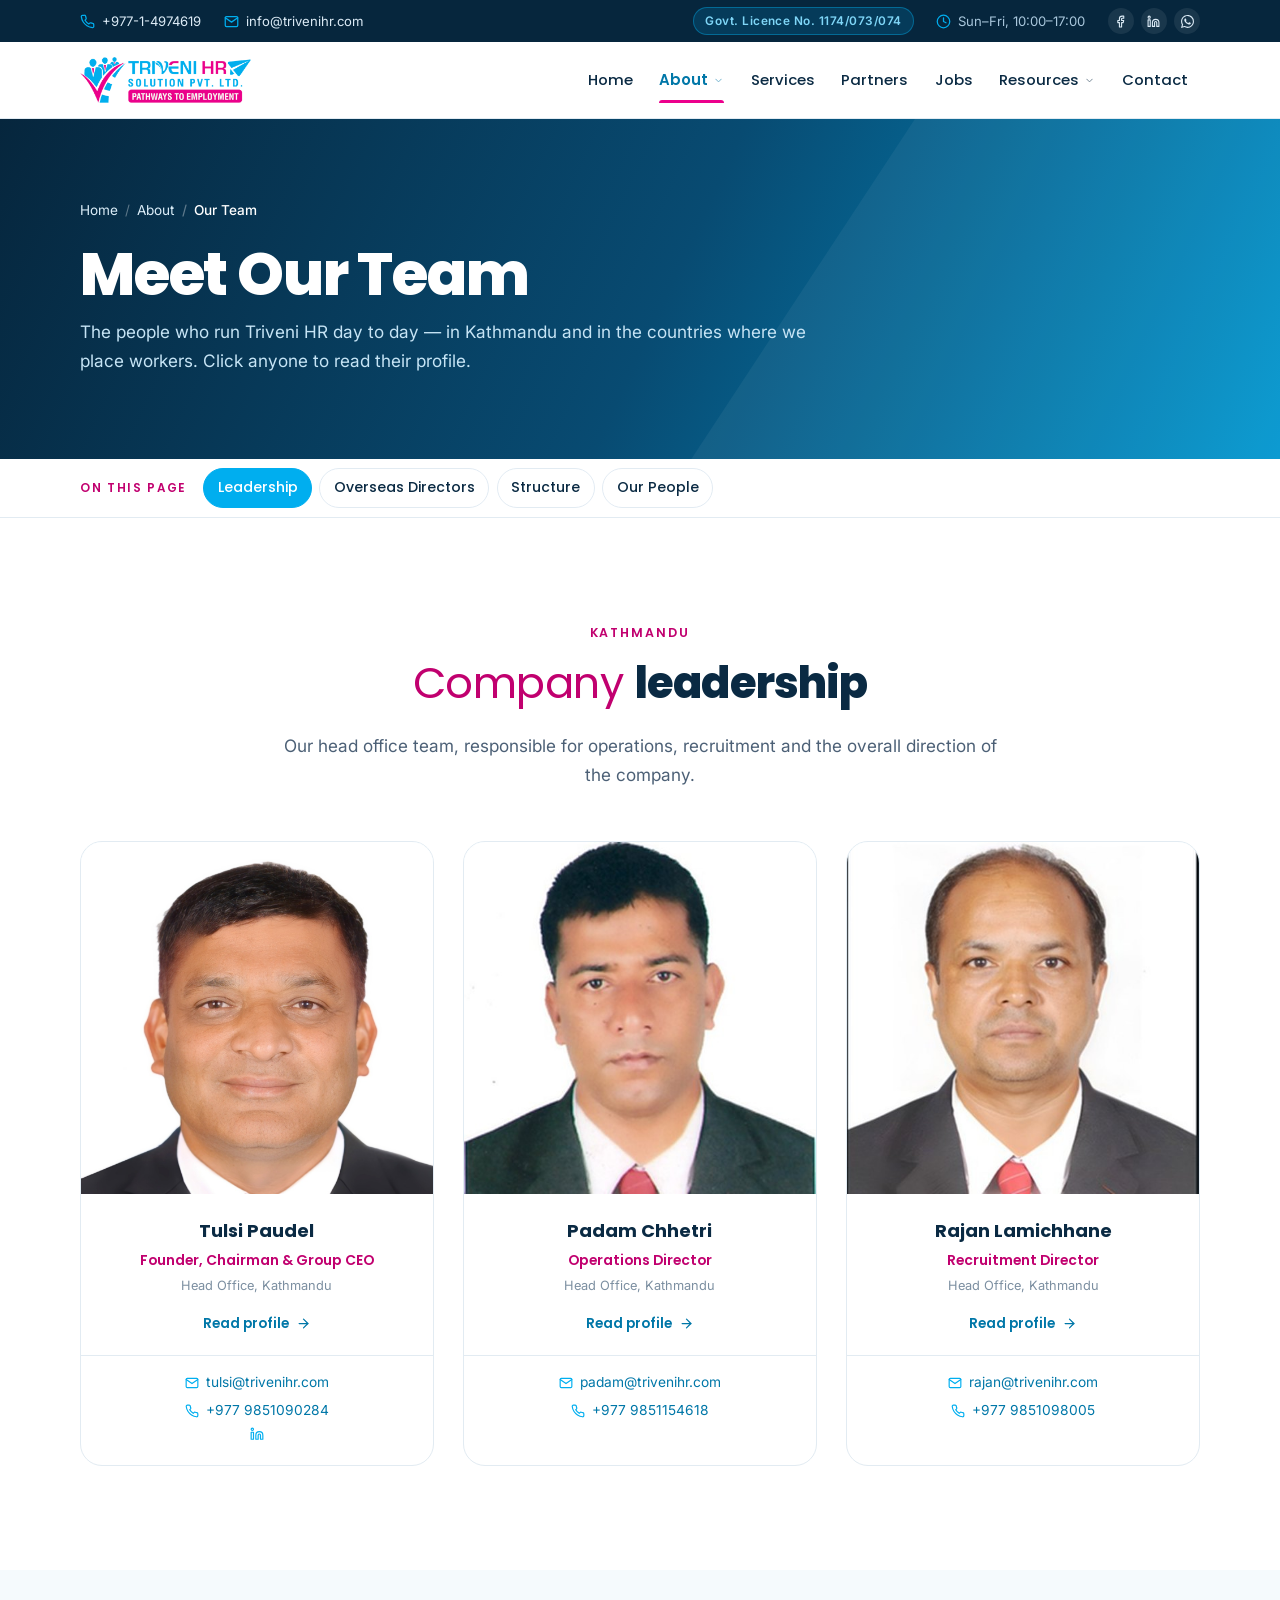
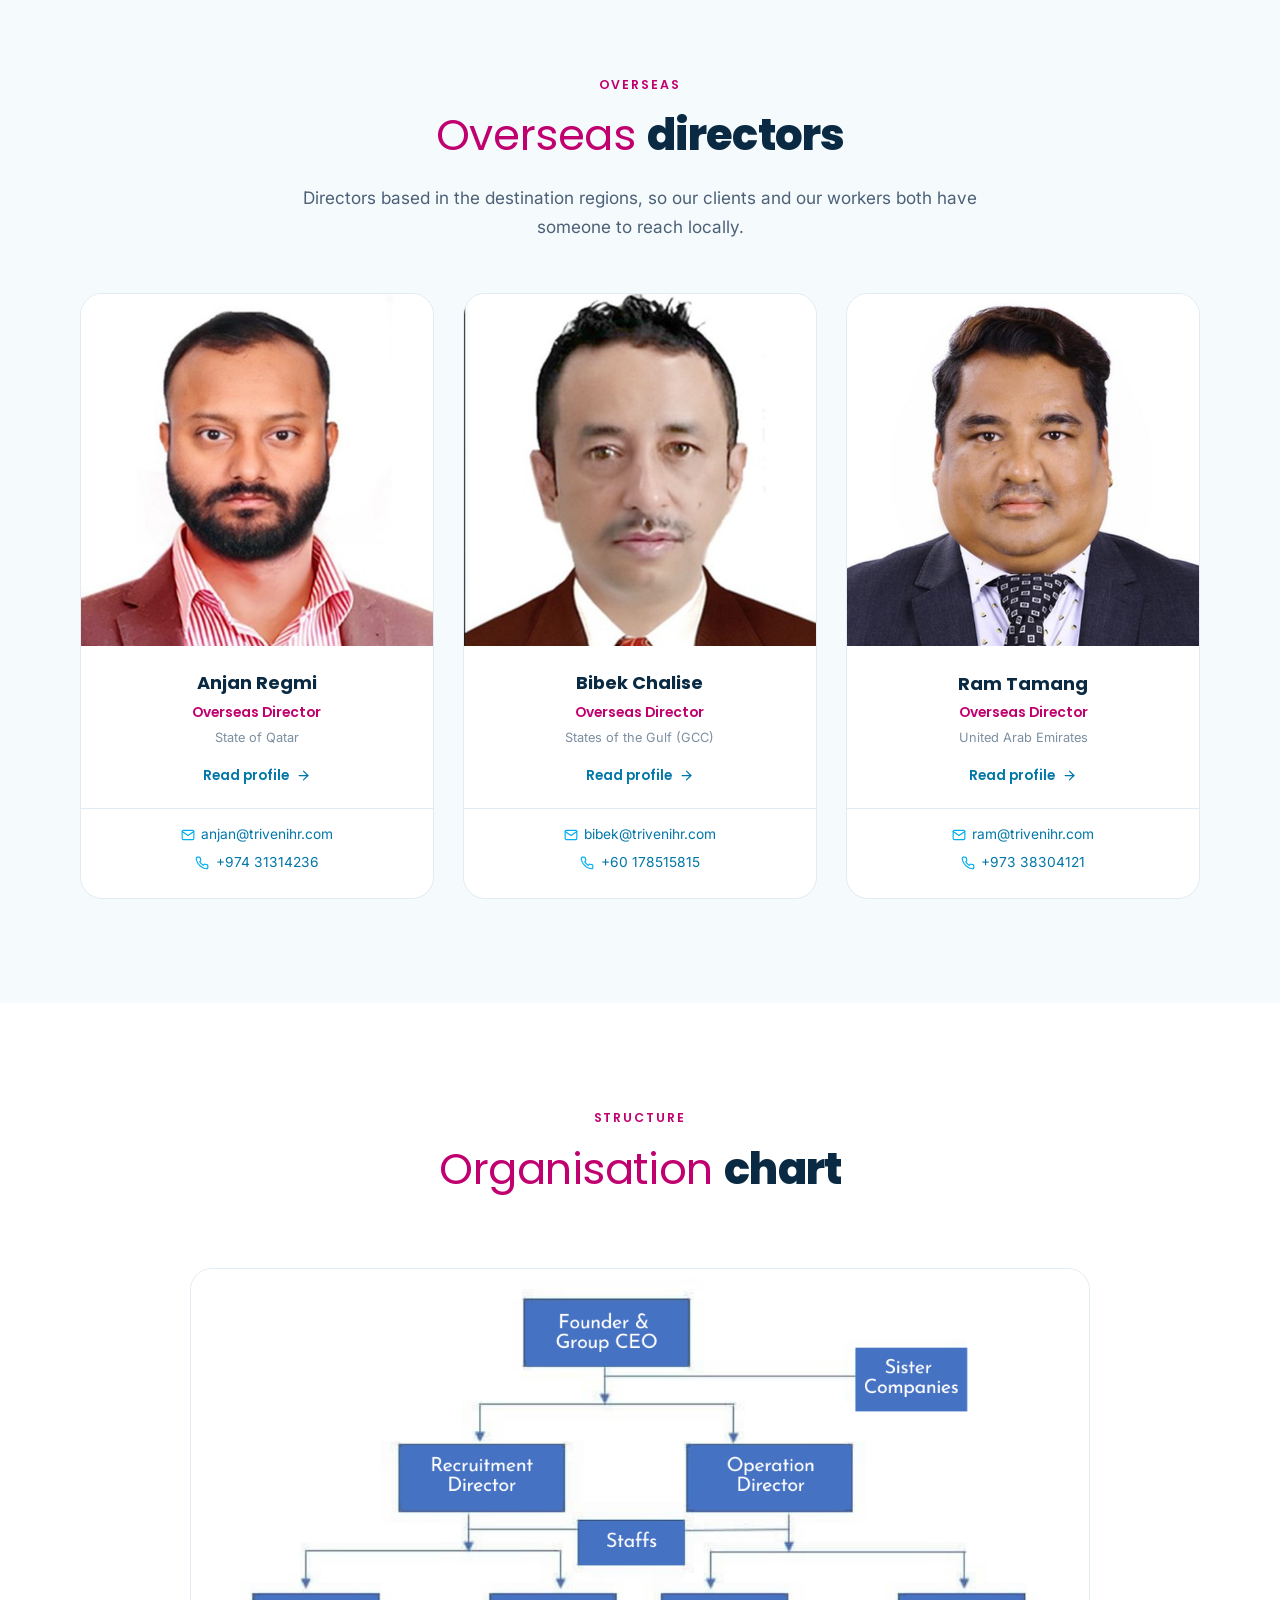
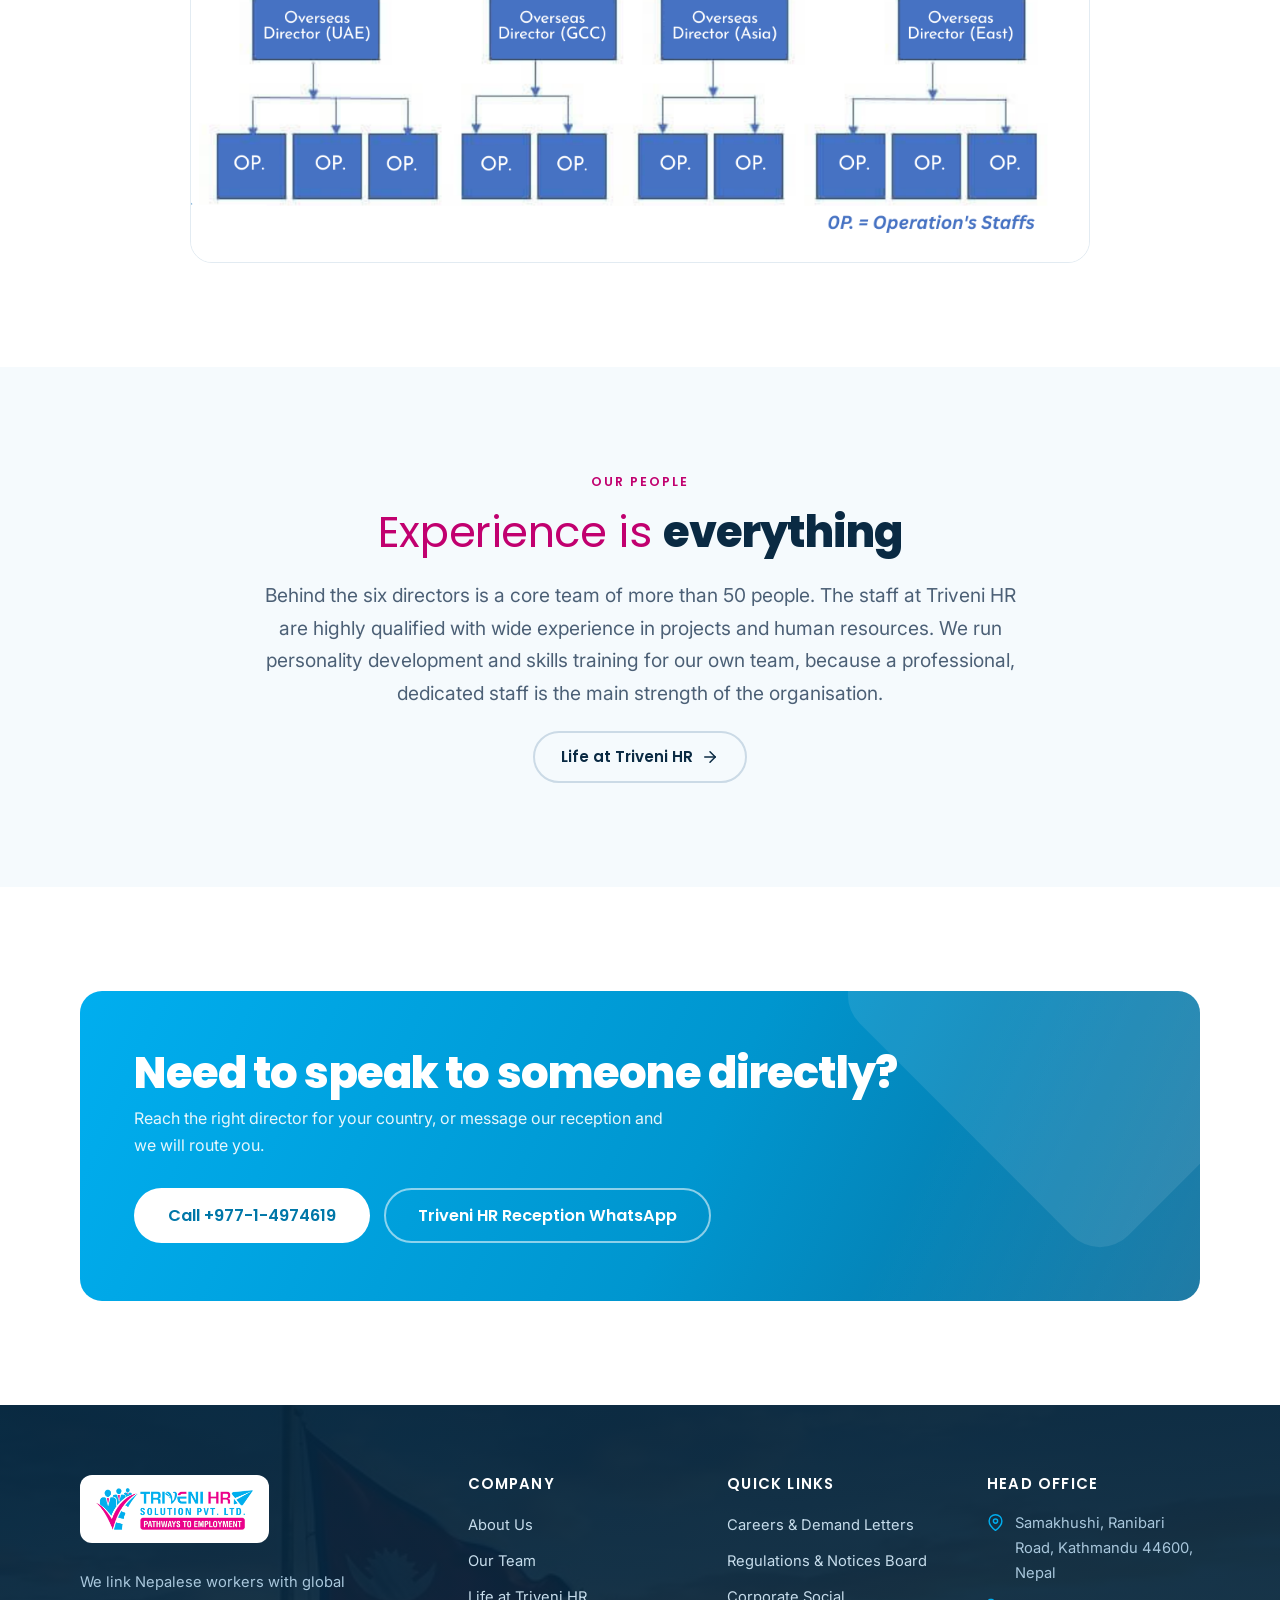
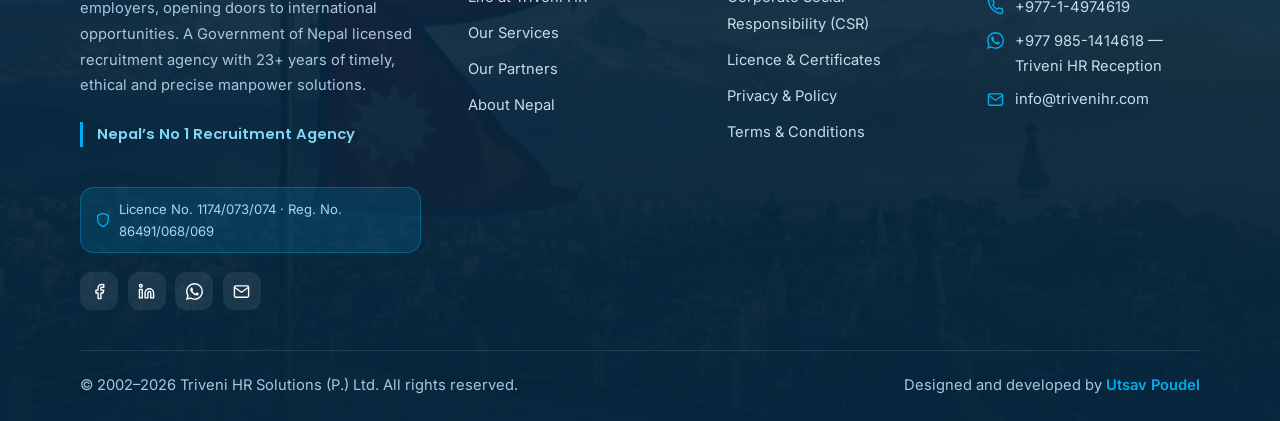
<file: team.html>
<!DOCTYPE html>
<html lang="en">
<head>
<meta charset="utf-8">
<meta name="viewport" content="width=device-width, initial-scale=1">
<title>Meet Our Team &amp; Leadership | Triveni HR Solution Nepal</title>
<meta name="description" content="Leadership and overseas directors of Triveni HR Solution Pvt. Ltd. &mdash; founder and Group CEO Tulsi Paudel, operations, recruitment, and directors in Qatar, the GCC and the UAE.">
<meta name="keywords" content="Tulsi Paudel Triveni HR, Triveni HR team, Triveni HR directors, manpower company leadership Nepal">
<link rel="canonical" href="https://www.trivenihr.com/team.html">
<meta name="robots" content="index, follow, max-image-preview:large, max-snippet:-1, max-video-preview:-1">
<meta name="theme-color" content="#00AEEF">
<meta name="author" content="Triveni HR Solution Pvt. Ltd.">

<meta name="geo.region" content="NP-BA">
<meta name="geo.placename" content="Kathmandu, Nepal">
<meta name="geo.position" content="27.7372;85.3147">
<meta name="ICBM" content="27.7372, 85.3147">

<meta property="og:type" content="website">
<meta property="og:site_name" content="Triveni HR Solution Pvt. Ltd.">
<meta property="og:locale" content="en_US">
<meta property="og:title" content="Meet Our Team &amp; Leadership | Triveni HR Solution Nepal">
<meta property="og:description" content="Leadership and overseas directors of Triveni HR Solution Pvt. Ltd. &mdash; founder and Group CEO Tulsi Paudel, operations, recruitment, and directors in Qatar, the GCC and the UAE.">
<meta property="og:url" content="https://www.trivenihr.com/team.html">
<meta property="og:image" content="https://www.trivenihr.com/assets/img/brand/og-image.png">
<meta property="og:image:width" content="1200">
<meta property="og:image:height" content="630">
<meta name="twitter:card" content="summary_large_image">
<meta name="twitter:title" content="Meet Our Team &amp; Leadership | Triveni HR Solution Nepal">
<meta name="twitter:description" content="Leadership and overseas directors of Triveni HR Solution Pvt. Ltd. &mdash; founder and Group CEO Tulsi Paudel, operations, recruitment, and directors in Qatar, the GCC and the UAE.">
<meta name="twitter:image" content="https://www.trivenihr.com/assets/img/brand/og-image.png">

<link rel="icon" type="image/png" href="assets/img/brand/favicon.png">
<link rel="apple-touch-icon" href="assets/img/brand/favicon.png">

<link rel="preconnect" href="https://fonts.googleapis.com">
<link rel="preconnect" href="https://fonts.gstatic.com" crossorigin>
<link rel="stylesheet" href="https://fonts.googleapis.com/css2?family=Inter:wght@400;500;600&family=Poppins:wght@300;400;500;600;700;800&display=swap">
<link rel="stylesheet" href="assets/css/style.css?v=4">

<script type="application/ld+json">
{
 "@context": "https://schema.org",
 "@graph": [
  {
   "@type": [
    "EmploymentAgency",
    "Organization"
   ],
   "@id": "https://www.trivenihr.com/#organization",
   "name": "Triveni HR Solution",
   "legalName": "Triveni HR Solution Pvt. Ltd.",
   "alternateName": [
    "Triveni HR",
    "Triveni H.R. Solution Pvt. Ltd.",
    "Triveni Manpower"
   ],
   "url": "https://www.trivenihr.com/",
   "logo": {
    "@type": "ImageObject",
    "url": "https://www.trivenihr.com/assets/img/brand/logo.png",
    "width": 600,
    "height": 161
   },
   "image": "https://www.trivenihr.com/assets/img/brand/og-image.png",
   "description": "Government of Nepal licensed manpower recruitment agency based in Kathmandu. Over 23 years supplying skilled, semi-skilled and professional Nepalese workers to employers in Qatar, Saudi Arabia, the UAE, Kuwait, Bahrain, Oman and Malaysia.",
   "foundingDate": "2002",
   "slogan": "Pathways to Employment",
   "email": "info@trivenihr.com",
   "telephone": "+977-1-4974619",
   "faxNumber": "+977-1-4974619",
   "address": {
    "@type": "PostalAddress",
    "streetAddress": "Samakhushi, Ranibari Road",
    "addressLocality": "Kathmandu",
    "addressRegion": "Bagmati Province",
    "postalCode": "44600",
    "addressCountry": "NP"
   },
   "geo": {
    "@type": "GeoCoordinates",
    "latitude": "27.7372",
    "longitude": "85.3147"
   },
   "hasMap": "https://maps.google.com/maps?q=Samakhushi,+Ranibari+Road,+Kathmandu,+Nepal",
   "openingHoursSpecification": [
    {
     "@type": "OpeningHoursSpecification",
     "dayOfWeek": [
      "Sunday",
      "Monday",
      "Tuesday",
      "Wednesday",
      "Thursday",
      "Friday"
     ],
     "opens": "10:00",
     "closes": "17:00"
    }
   ],
   "contactPoint": [
    {
     "@type": "ContactPoint",
     "telephone": "+977-1-4974619",
     "contactType": "customer service",
     "areaServed": [
      "NP",
      "Qatar",
      "Saudi Arabia",
      "United Arab Emirates",
      "Kuwait",
      "Bahrain",
      "Oman",
      "Malaysia"
     ],
     "availableLanguage": [
      "English",
      "Nepali",
      "Hindi"
     ]
    },
    {
     "@type": "ContactPoint",
     "telephone": "+977 985-1414618",
     "contactType": "reception",
     "availableLanguage": [
      "English",
      "Nepali",
      "Hindi"
     ]
    }
   ],
   "areaServed": [
    {
     "@type": "Country",
     "name": "Qatar"
    },
    {
     "@type": "Country",
     "name": "Saudi Arabia"
    },
    {
     "@type": "Country",
     "name": "United Arab Emirates"
    },
    {
     "@type": "Country",
     "name": "Kuwait"
    },
    {
     "@type": "Country",
     "name": "Bahrain"
    },
    {
     "@type": "Country",
     "name": "Oman"
    },
    {
     "@type": "Country",
     "name": "Malaysia"
    }
   ],
   "knowsAbout": [
    "Foreign employment recruitment",
    "Overseas manpower supply",
    "Nepalese workforce",
    "Gulf and GCC recruitment",
    "Labour permit processing",
    "Trade testing",
    "Pre-departure orientation training"
   ],
   "identifier": [
    {
     "@type": "PropertyValue",
     "name": "Foreign Employment Licence No.",
     "value": "1174/073/074"
    },
    {
     "@type": "PropertyValue",
     "name": "Company Registration No.",
     "value": "86491/068/069"
    },
    {
     "@type": "PropertyValue",
     "name": "PAN No.",
     "value": "600306838"
    }
   ],
   "numberOfEmployees": {
    "@type": "QuantitativeValue",
    "minValue": 50
   },
   "sameAs": [
    "https://www.facebook.com/profile.php?id=61566432877876",
    "https://www.linkedin.com/company/trivenihr/",
    "https://www.linkedin.com/company/trivenihrsolutions/"
   ]
  },
  {
   "@type": "WebSite",
   "@id": "https://www.trivenihr.com/#website",
   "url": "https://www.trivenihr.com/",
   "name": "Triveni HR Solution",
   "inLanguage": "en",
   "publisher": {
    "@id": "https://www.trivenihr.com/#organization"
   }
  },
  {
   "@type": "WebPage",
   "@id": "https://www.trivenihr.com/team.html#webpage",
   "url": "https://www.trivenihr.com/team.html",
   "name": "Meet Our Team &amp; Leadership | Triveni HR Solution Nepal",
   "description": "Leadership and overseas directors of Triveni HR Solution Pvt. Ltd. &mdash; founder and Group CEO Tulsi Paudel, operations, recruitment, and directors in Qatar, the GCC and the UAE.",
   "inLanguage": "en",
   "isPartOf": {
    "@id": "https://www.trivenihr.com/#website"
   },
   "about": {
    "@id": "https://www.trivenihr.com/#organization"
   }
  },
  {
   "@type": "BreadcrumbList",
   "@id": "https://www.trivenihr.com/team.html#breadcrumb",
   "itemListElement": [
    {
     "@type": "ListItem",
     "position": 1,
     "name": "Home",
     "item": "https://www.trivenihr.com/index.html"
    },
    {
     "@type": "ListItem",
     "position": 2,
     "name": "About",
     "item": "https://www.trivenihr.com/about.html"
    },
    {
     "@type": "ListItem",
     "position": 3,
     "name": "Our Team",
     "item": "https://www.trivenihr.com/team.html"
    }
   ]
  },
  {
   "@type": "Person",
   "name": "Tulsi Paudel",
   "jobTitle": "Founder, Chairman & Group CEO",
   "worksFor": {
    "@id": "https://www.trivenihr.com/#organization"
   },
   "email": "tulsi@trivenihr.com",
   "telephone": "+977 9851090284",
   "image": "https://www.trivenihr.com/assets/img/team/tulsi-paudel.jpg",
   "sameAs": [
    "https://www.linkedin.com/in/paudeltulsi/"
   ]
  },
  {
   "@type": "Person",
   "name": "Padam Chhetri",
   "jobTitle": "Operations Director",
   "worksFor": {
    "@id": "https://www.trivenihr.com/#organization"
   },
   "email": "padam@trivenihr.com",
   "telephone": "+977 9851154618",
   "image": "https://www.trivenihr.com/assets/img/team/padam-chhetri.jpg"
  },
  {
   "@type": "Person",
   "name": "Rajan Lamichhane",
   "jobTitle": "Recruitment Director",
   "worksFor": {
    "@id": "https://www.trivenihr.com/#organization"
   },
   "email": "rajan@trivenihr.com",
   "telephone": "+977 9851098005",
   "image": "https://www.trivenihr.com/assets/img/team/rajan-lamichhane.jpg"
  },
  {
   "@type": "Person",
   "name": "Anjan Regmi",
   "jobTitle": "Overseas Director",
   "worksFor": {
    "@id": "https://www.trivenihr.com/#organization"
   },
   "email": "anjan@trivenihr.com",
   "telephone": "+974 31314236",
   "image": "https://www.trivenihr.com/assets/img/team/anjan-regmi.jpg"
  },
  {
   "@type": "Person",
   "name": "Bibek Chalise",
   "jobTitle": "Overseas Director",
   "worksFor": {
    "@id": "https://www.trivenihr.com/#organization"
   },
   "email": "bibek@trivenihr.com",
   "telephone": "+60 178515815",
   "image": "https://www.trivenihr.com/assets/img/team/bibek-chalise.jpg"
  },
  {
   "@type": "Person",
   "name": "Ram Tamang",
   "jobTitle": "Overseas Director",
   "worksFor": {
    "@id": "https://www.trivenihr.com/#organization"
   },
   "email": "ram@trivenihr.com",
   "telephone": "+973 38304121",
   "image": "https://www.trivenihr.com/assets/img/team/ram-tamang.jpg"
  }
 ]
}
</script>
</head>
<body>
<a class="skip-link" href="#main">Skip to content</a>

  <!-- ============ TOP BAR ============ -->
  <div class="topbar">
    <div class="container topbar__inner">
      <ul class="topbar__list">
        <li><svg viewBox="0 0 24 24" fill="none" stroke="currentColor" stroke-width="2" stroke-linecap="round" stroke-linejoin="round" aria-hidden="true" focusable="false"><path d="M22 16.92v3a2 2 0 0 1-2.18 2 19.79 19.79 0 0 1-8.63-3.07 19.5 19.5 0 0 1-6-6 19.79 19.79 0 0 1-3.07-8.67A2 2 0 0 1 4.11 2h3a2 2 0 0 1 2 1.72 12.84 12.84 0 0 0 .7 2.81 2 2 0 0 1-.45 2.11L8.09 9.91a16 16 0 0 0 6 6l1.27-1.27a2 2 0 0 1 2.11-.45 12.84 12.84 0 0 0 2.81.7A2 2 0 0 1 22 16.92z"/></svg><a href="tel:+97714974619">+977-1-4974619</a></li>
        <li><svg viewBox="0 0 24 24" fill="none" stroke="currentColor" stroke-width="2" stroke-linecap="round" stroke-linejoin="round" aria-hidden="true" focusable="false"><path d="M4 4h16c1.1 0 2 .9 2 2v12c0 1.1-.9 2-2 2H4c-1.1 0-2-.9-2-2V6c0-1.1.9-2 2-2z"/><polyline points="22,6 12,13 2,6"/></svg><a href="mailto:info@trivenihr.com">info@trivenihr.com</a></li>
      </ul>
      <ul class="topbar__list topbar__list--secondary">
        <li><span class="topbar__badge">Govt. Licence No. 1174/073/074</span></li>
        <li><svg viewBox="0 0 24 24" fill="none" stroke="currentColor" stroke-width="2" stroke-linecap="round" stroke-linejoin="round" aria-hidden="true" focusable="false"><circle cx="12" cy="12" r="10"/><polyline points="12 6 12 12 16 14"/></svg><span>Sun&ndash;Fri, 10:00&ndash;17:00</span></li>
        <li class="topbar__social">
          <a href="https://www.facebook.com/profile.php?id=61566432877876" target="_blank" rel="noopener" aria-label="Triveni HR on Facebook"><svg viewBox="0 0 24 24" fill="none" stroke="currentColor" stroke-width="2" stroke-linecap="round" stroke-linejoin="round" aria-hidden="true" focusable="false"><path d="M18 2h-3a5 5 0 0 0-5 5v3H7v4h3v8h4v-8h3l1-4h-4V7a1 1 0 0 1 1-1h3z"/></svg></a>
          <a href="https://www.linkedin.com/company/trivenihr/" target="_blank" rel="noopener" aria-label="Triveni HR on LinkedIn"><svg viewBox="0 0 24 24" fill="none" stroke="currentColor" stroke-width="2" stroke-linecap="round" stroke-linejoin="round" aria-hidden="true" focusable="false"><path d="M16 8a6 6 0 0 1 6 6v7h-4v-7a2 2 0 0 0-2-2 2 2 0 0 0-2 2v7h-4v-7a6 6 0 0 1 6-6z"/><rect x="2" y="9" width="4" height="12"/><circle cx="4" cy="4" r="2"/></svg></a>
          <a href="https://wa.me/9779851414618" target="_blank" rel="noopener" aria-label="WhatsApp Triveni HR Reception"><svg viewBox="0 0 24 24" fill="currentColor" stroke="none" aria-hidden="true" focusable="false"><path d="M17.472 14.382c-.297-.149-1.758-.867-2.03-.967-.273-.099-.471-.148-.67.15-.197.297-.767.966-.94 1.164-.173.199-.347.223-.644.075-.297-.15-1.255-.463-2.39-1.475-.883-.788-1.48-1.761-1.653-2.059-.173-.297-.018-.458.13-.606.134-.133.298-.347.446-.52.149-.174.198-.298.298-.497.099-.198.05-.371-.025-.52-.075-.149-.669-1.612-.916-2.207-.242-.579-.487-.5-.669-.51a12.8 12.8 0 0 0-.57-.01c-.198 0-.52.074-.792.372-.272.297-1.04 1.016-1.04 2.479 0 1.462 1.065 2.875 1.213 3.074.149.198 2.096 3.2 5.077 4.487.709.306 1.262.489 1.694.625.712.227 1.36.195 1.871.118.571-.085 1.758-.719 2.006-1.413.248-.694.248-1.289.173-1.413-.074-.124-.272-.198-.57-.347m-5.421 7.403h-.004a9.87 9.87 0 0 1-5.031-1.378l-.361-.214-3.741.982.998-3.648-.235-.374a9.86 9.86 0 0 1-1.51-5.26c.001-5.45 4.436-9.884 9.888-9.884a9.82 9.82 0 0 1 6.988 2.896 9.825 9.825 0 0 1 2.893 6.994c-.003 5.45-4.437 9.885-9.885 9.885M20.52 3.449C18.24 1.245 15.24 0 12.045 0 5.463 0 .104 5.359.101 11.945c0 2.096.549 4.142 1.595 5.945L0 24l6.305-1.654a11.882 11.882 0 0 0 5.683 1.448h.005c6.582 0 11.94-5.359 11.943-11.945a11.86 11.86 0 0 0-3.416-8.4"/></svg></a>
        </li>
      </ul>
    </div>
  </div>

  <!-- ============ HEADER ============ -->
  <header class="header">
    <div class="container header__inner">
      <a class="brand" href="index.html" aria-label="Triveni HR Solution Pvt. Ltd. &mdash; home">
        <img src="assets/img/brand/logo.png" alt="Triveni HR Solution Pvt. Ltd. — Pathways to Employment" width="600" height="161">
      </a>

      <nav class="nav" id="site-nav" aria-label="Main">
        <ul class="nav__list">
            <li><a class="nav__link" href="index.html">Home</a></li>
            <li class="nav__item--has-menu"><a class="nav__link" href="about.html" aria-current="page">About<svg class="nav__caret" viewBox="0 0 24 24" fill="none" stroke="currentColor" stroke-width="2" stroke-linecap="round" stroke-linejoin="round" aria-hidden="true" focusable="false"><polyline points="6 9 12 15 18 9"/></svg></a><ul class="nav__menu"><li><a href="about.html">Company Overview</a></li><li><a href="team.html">Our Team</a></li><li><a href="life.html">Life at Triveni HR</a></li><li><a href="life.html#csr">Corporate Social Responsibility</a></li><li><a href="licence.html">Licence &amp; Certificates</a></li></ul></li>
            <li><a class="nav__link" href="services.html">Services</a></li>
            <li><a class="nav__link" href="clients.html">Partners</a></li>
            <li><a class="nav__link" href="jobs.html">Jobs</a></li>
            <li class="nav__item--has-menu"><a class="nav__link" href="downloads.html">Resources<svg class="nav__caret" viewBox="0 0 24 24" fill="none" stroke="currentColor" stroke-width="2" stroke-linecap="round" stroke-linejoin="round" aria-hidden="true" focusable="false"><polyline points="6 9 12 15 18 9"/></svg></a><ul class="nav__menu"><li><a href="downloads.html">Downloads</a></li><li><a href="nepal.html">About Nepal</a></li></ul></li>
            <li><a class="nav__link" href="contact.html">Contact</a></li>
        </ul>
        <div class="nav__mobile-cta">
          <a class="btn btn--outline" href="https://wa.me/9779851414618" target="_blank" rel="noopener"><svg viewBox="0 0 24 24" fill="currentColor" stroke="none" aria-hidden="true" focusable="false"><path d="M17.472 14.382c-.297-.149-1.758-.867-2.03-.967-.273-.099-.471-.148-.67.15-.197.297-.767.966-.94 1.164-.173.199-.347.223-.644.075-.297-.15-1.255-.463-2.39-1.475-.883-.788-1.48-1.761-1.653-2.059-.173-.297-.018-.458.13-.606.134-.133.298-.347.446-.52.149-.174.198-.298.298-.497.099-.198.05-.371-.025-.52-.075-.149-.669-1.612-.916-2.207-.242-.579-.487-.5-.669-.51a12.8 12.8 0 0 0-.57-.01c-.198 0-.52.074-.792.372-.272.297-1.04 1.016-1.04 2.479 0 1.462 1.065 2.875 1.213 3.074.149.198 2.096 3.2 5.077 4.487.709.306 1.262.489 1.694.625.712.227 1.36.195 1.871.118.571-.085 1.758-.719 2.006-1.413.248-.694.248-1.289.173-1.413-.074-.124-.272-.198-.57-.347m-5.421 7.403h-.004a9.87 9.87 0 0 1-5.031-1.378l-.361-.214-3.741.982.998-3.648-.235-.374a9.86 9.86 0 0 1-1.51-5.26c.001-5.45 4.436-9.884 9.888-9.884a9.82 9.82 0 0 1 6.988 2.896 9.825 9.825 0 0 1 2.893 6.994c-.003 5.45-4.437 9.885-9.885 9.885M20.52 3.449C18.24 1.245 15.24 0 12.045 0 5.463 0 .104 5.359.101 11.945c0 2.096.549 4.142 1.595 5.945L0 24l6.305-1.654a11.882 11.882 0 0 0 5.683 1.448h.005c6.582 0 11.94-5.359 11.943-11.945a11.86 11.86 0 0 0-3.416-8.4"/></svg>Triveni HR Reception</a>
        </div>
      </nav>

      <button class="nav-toggle" type="button" aria-expanded="false" aria-controls="site-nav" aria-label="Toggle navigation menu">
        <span></span>
      </button>
    </div>
  </header>

  <main id="main">
    <section class="page-hero">
      <div class="container">
        <ul class="breadcrumb"><li><a href="index.html">Home</a></li><li><a href="about.html">About</a></li><li aria-current="page">Our Team</li></ul>
        <h1>Meet Our Team</h1>
        <p>The people who run Triveni HR day to day &mdash; in Kathmandu and in the countries where we place workers. Click anyone to read their profile.</p>
      </div>
    </section>

    <!-- ================= IN-PAGE SECTION NAV ================= -->
    <nav class="jumpnav" aria-label="Sections on this page">
      <div class="container">
        <span class="jumpnav__label">On this page</span>
        <ul>
          <li><a href="#leadership">Leadership</a></li>
          <li><a href="#overseas">Overseas Directors</a></li>
          <li><a href="#structure">Structure</a></li>
          <li><a href="#our-people">Our People</a></li>
        </ul>
      </div>
    </nav>

    <section class="section" id="leadership">
      <div class="container">
        <div class="section-head section-head--center">
          <span class="eyebrow">Kathmandu</span>
          <h2 class="dual dual--inline"><span>Company </span><strong>leadership</strong></h2>
          <p>Our head office team, responsible for operations, recruitment and the overall direction of the
             company.</p>
        </div>
        <div class="team">
          <article class="member reveal">
            <button class="member__trigger" type="button" data-bio="bio-tulsi"
                    aria-haspopup="dialog">
              <span class="member__photo"><img src="assets/img/team/tulsi-paudel.jpg" alt="Tulsi Paudel, Founder, Chairman &amp; Group CEO at Triveni HR Solution" width="520" height="520" loading="lazy"></span>
              <span class="member__body">
                <span class="member__name">Tulsi Paudel</span>
                <span class="member__role">Founder, Chairman &amp; Group CEO</span>
                <span class="member__where">Head Office, Kathmandu</span>
                <span class="member__more">Read profile <svg viewBox="0 0 24 24" fill="none" stroke="currentColor" stroke-width="2" stroke-linecap="round" stroke-linejoin="round" aria-hidden="true" focusable="false"><line x1="5" y1="12" x2="19" y2="12"/><polyline points="12 5 19 12 12 19"/></svg></span>
              </span>
            </button>
            <div class="member__contact">
              <a href="mailto:tulsi@trivenihr.com"><svg viewBox="0 0 24 24" fill="none" stroke="currentColor" stroke-width="2" stroke-linecap="round" stroke-linejoin="round" aria-hidden="true" focusable="false"><path d="M4 4h16c1.1 0 2 .9 2 2v12c0 1.1-.9 2-2 2H4c-1.1 0-2-.9-2-2V6c0-1.1.9-2 2-2z"/><polyline points="22,6 12,13 2,6"/></svg>tulsi@trivenihr.com</a>
              <a href="tel:+9779851090284"><svg viewBox="0 0 24 24" fill="none" stroke="currentColor" stroke-width="2" stroke-linecap="round" stroke-linejoin="round" aria-hidden="true" focusable="false"><path d="M22 16.92v3a2 2 0 0 1-2.18 2 19.79 19.79 0 0 1-8.63-3.07 19.5 19.5 0 0 1-6-6 19.79 19.79 0 0 1-3.07-8.67A2 2 0 0 1 4.11 2h3a2 2 0 0 1 2 1.72 12.84 12.84 0 0 0 .7 2.81 2 2 0 0 1-.45 2.11L8.09 9.91a16 16 0 0 0 6 6l1.27-1.27a2 2 0 0 1 2.11-.45 12.84 12.84 0 0 0 2.81.7A2 2 0 0 1 22 16.92z"/></svg>+977 9851090284</a>
              <a class="member__li" href="https://www.linkedin.com/in/paudeltulsi/" target="_blank" rel="noopener" aria-label="Tulsi Paudel on LinkedIn"><svg viewBox="0 0 24 24" fill="none" stroke="currentColor" stroke-width="2" stroke-linecap="round" stroke-linejoin="round" aria-hidden="true" focusable="false"><path d="M16 8a6 6 0 0 1 6 6v7h-4v-7a2 2 0 0 0-2-2 2 2 0 0 0-2 2v7h-4v-7a6 6 0 0 1 6-6z"/><rect x="2" y="9" width="4" height="12"/><circle cx="4" cy="4" r="2"/></svg></a>
            </div>
          </article>
          <article class="member reveal">
            <button class="member__trigger" type="button" data-bio="bio-padam"
                    aria-haspopup="dialog">
              <span class="member__photo"><img src="assets/img/team/padam-chhetri.jpg" alt="Padam Chhetri, Operations Director at Triveni HR Solution" width="520" height="520" loading="lazy"></span>
              <span class="member__body">
                <span class="member__name">Padam Chhetri</span>
                <span class="member__role">Operations Director</span>
                <span class="member__where">Head Office, Kathmandu</span>
                <span class="member__more">Read profile <svg viewBox="0 0 24 24" fill="none" stroke="currentColor" stroke-width="2" stroke-linecap="round" stroke-linejoin="round" aria-hidden="true" focusable="false"><line x1="5" y1="12" x2="19" y2="12"/><polyline points="12 5 19 12 12 19"/></svg></span>
              </span>
            </button>
            <div class="member__contact">
              <a href="mailto:padam@trivenihr.com"><svg viewBox="0 0 24 24" fill="none" stroke="currentColor" stroke-width="2" stroke-linecap="round" stroke-linejoin="round" aria-hidden="true" focusable="false"><path d="M4 4h16c1.1 0 2 .9 2 2v12c0 1.1-.9 2-2 2H4c-1.1 0-2-.9-2-2V6c0-1.1.9-2 2-2z"/><polyline points="22,6 12,13 2,6"/></svg>padam@trivenihr.com</a>
              <a href="tel:+9779851154618"><svg viewBox="0 0 24 24" fill="none" stroke="currentColor" stroke-width="2" stroke-linecap="round" stroke-linejoin="round" aria-hidden="true" focusable="false"><path d="M22 16.92v3a2 2 0 0 1-2.18 2 19.79 19.79 0 0 1-8.63-3.07 19.5 19.5 0 0 1-6-6 19.79 19.79 0 0 1-3.07-8.67A2 2 0 0 1 4.11 2h3a2 2 0 0 1 2 1.72 12.84 12.84 0 0 0 .7 2.81 2 2 0 0 1-.45 2.11L8.09 9.91a16 16 0 0 0 6 6l1.27-1.27a2 2 0 0 1 2.11-.45 12.84 12.84 0 0 0 2.81.7A2 2 0 0 1 22 16.92z"/></svg>+977 9851154618</a>
              
            </div>
          </article>
          <article class="member reveal">
            <button class="member__trigger" type="button" data-bio="bio-rajan"
                    aria-haspopup="dialog">
              <span class="member__photo"><img src="assets/img/team/rajan-lamichhane.jpg" alt="Rajan Lamichhane, Recruitment Director at Triveni HR Solution" width="520" height="520" loading="lazy"></span>
              <span class="member__body">
                <span class="member__name">Rajan Lamichhane</span>
                <span class="member__role">Recruitment Director</span>
                <span class="member__where">Head Office, Kathmandu</span>
                <span class="member__more">Read profile <svg viewBox="0 0 24 24" fill="none" stroke="currentColor" stroke-width="2" stroke-linecap="round" stroke-linejoin="round" aria-hidden="true" focusable="false"><line x1="5" y1="12" x2="19" y2="12"/><polyline points="12 5 19 12 12 19"/></svg></span>
              </span>
            </button>
            <div class="member__contact">
              <a href="mailto:rajan@trivenihr.com"><svg viewBox="0 0 24 24" fill="none" stroke="currentColor" stroke-width="2" stroke-linecap="round" stroke-linejoin="round" aria-hidden="true" focusable="false"><path d="M4 4h16c1.1 0 2 .9 2 2v12c0 1.1-.9 2-2 2H4c-1.1 0-2-.9-2-2V6c0-1.1.9-2 2-2z"/><polyline points="22,6 12,13 2,6"/></svg>rajan@trivenihr.com</a>
              <a href="tel:+9779851098005"><svg viewBox="0 0 24 24" fill="none" stroke="currentColor" stroke-width="2" stroke-linecap="round" stroke-linejoin="round" aria-hidden="true" focusable="false"><path d="M22 16.92v3a2 2 0 0 1-2.18 2 19.79 19.79 0 0 1-8.63-3.07 19.5 19.5 0 0 1-6-6 19.79 19.79 0 0 1-3.07-8.67A2 2 0 0 1 4.11 2h3a2 2 0 0 1 2 1.72 12.84 12.84 0 0 0 .7 2.81 2 2 0 0 1-.45 2.11L8.09 9.91a16 16 0 0 0 6 6l1.27-1.27a2 2 0 0 1 2.11-.45 12.84 12.84 0 0 0 2.81.7A2 2 0 0 1 22 16.92z"/></svg>+977 9851098005</a>
              
            </div>
          </article>
        </div>
  <dialog class="bio" id="bio-tulsi" aria-labelledby="bio-tulsi-t">
    <button class="bio__close" type="button" data-close aria-label="Close profile"><svg viewBox="0 0 24 24" fill="none" stroke="currentColor" stroke-width="2" stroke-linecap="round" stroke-linejoin="round" aria-hidden="true" focusable="false"><line x1="18" y1="6" x2="6" y2="18"/><line x1="6" y1="6" x2="18" y2="18"/></svg></button>
    <div class="bio__head">
      <img src="assets/img/team/tulsi-paudel.jpg" alt="" width="520" height="520">
      <div>
        <h2 id="bio-tulsi-t">Tulsi Paudel</h2>
        <p class="bio__role">Founder, Chairman &amp; Group CEO</p>
        <p class="bio__where"><svg viewBox="0 0 24 24" fill="none" stroke="currentColor" stroke-width="2" stroke-linecap="round" stroke-linejoin="round" aria-hidden="true" focusable="false"><path d="M21 10c0 7-9 13-9 13s-9-6-9-13a9 9 0 0 1 18 0z"/><circle cx="12" cy="10" r="3"/></svg>Head Office, Kathmandu</p>
      </div>
    </div>
    <div class="bio__body">
            <p>Tulsi Paudel founded Triveni HR Solution Pvt. Ltd. in 2002 and has led it ever since. He steered the company through its formative years as Managing Director and, for the past four years, has served as Chairman and Group CEO. He is the owner of the company.</p>
            <p>His remit covers the whole Triveni group &mdash; the recruitment business alongside the sister companies in travel, health care and training &mdash; and he sets the standard the company is known for: place the right worker, do it lawfully, and stand behind the placement afterwards.</p>
            <p>Outside the business he is active in community service, supporting Rotary programmes in Kathmandu and the company&rsquo;s education work in rural government schools.</p>
    </div>
    <div class="bio__foot">
      <a class="btn btn--primary btn--sm" href="mailto:tulsi@trivenihr.com"><svg viewBox="0 0 24 24" fill="none" stroke="currentColor" stroke-width="2" stroke-linecap="round" stroke-linejoin="round" aria-hidden="true" focusable="false"><path d="M4 4h16c1.1 0 2 .9 2 2v12c0 1.1-.9 2-2 2H4c-1.1 0-2-.9-2-2V6c0-1.1.9-2 2-2z"/><polyline points="22,6 12,13 2,6"/></svg>Email</a>
      <a class="btn btn--outline btn--sm" href="tel:+9779851090284"><svg viewBox="0 0 24 24" fill="none" stroke="currentColor" stroke-width="2" stroke-linecap="round" stroke-linejoin="round" aria-hidden="true" focusable="false"><path d="M22 16.92v3a2 2 0 0 1-2.18 2 19.79 19.79 0 0 1-8.63-3.07 19.5 19.5 0 0 1-6-6 19.79 19.79 0 0 1-3.07-8.67A2 2 0 0 1 4.11 2h3a2 2 0 0 1 2 1.72 12.84 12.84 0 0 0 .7 2.81 2 2 0 0 1-.45 2.11L8.09 9.91a16 16 0 0 0 6 6l1.27-1.27a2 2 0 0 1 2.11-.45 12.84 12.84 0 0 0 2.81.7A2 2 0 0 1 22 16.92z"/></svg>+977 9851090284</a>
      <a class="btn btn--outline btn--sm" href="https://www.linkedin.com/in/paudeltulsi/" target="_blank" rel="noopener"><svg viewBox="0 0 24 24" fill="none" stroke="currentColor" stroke-width="2" stroke-linecap="round" stroke-linejoin="round" aria-hidden="true" focusable="false"><path d="M16 8a6 6 0 0 1 6 6v7h-4v-7a2 2 0 0 0-2-2 2 2 0 0 0-2 2v7h-4v-7a6 6 0 0 1 6-6z"/><rect x="2" y="9" width="4" height="12"/><circle cx="4" cy="4" r="2"/></svg>LinkedIn profile</a>
    </div>
  </dialog>
  <dialog class="bio" id="bio-padam" aria-labelledby="bio-padam-t">
    <button class="bio__close" type="button" data-close aria-label="Close profile"><svg viewBox="0 0 24 24" fill="none" stroke="currentColor" stroke-width="2" stroke-linecap="round" stroke-linejoin="round" aria-hidden="true" focusable="false"><line x1="18" y1="6" x2="6" y2="18"/><line x1="6" y1="6" x2="18" y2="18"/></svg></button>
    <div class="bio__head">
      <img src="assets/img/team/padam-chhetri.jpg" alt="" width="520" height="520">
      <div>
        <h2 id="bio-padam-t">Padam Chhetri</h2>
        <p class="bio__role">Operations Director</p>
        <p class="bio__where"><svg viewBox="0 0 24 24" fill="none" stroke="currentColor" stroke-width="2" stroke-linecap="round" stroke-linejoin="round" aria-hidden="true" focusable="false"><path d="M21 10c0 7-9 13-9 13s-9-6-9-13a9 9 0 0 1 18 0z"/><circle cx="12" cy="10" r="3"/></svg>Head Office, Kathmandu</p>
      </div>
    </div>
    <div class="bio__body">
            <p>Padam Chhetri runs day-to-day operations from the head office in Kathmandu.</p>
            <p>His team handles the parts of a placement that decide whether it succeeds: demand letter attestation, Department of Foreign Employment approvals, medical scheduling, visa processing, labour permits and departure logistics. He is the person who keeps a file moving from approval to boarding pass.</p>
            <p>For employers, he is the straight answer to &ldquo;where exactly are we?&rdquo; on any active demand.</p>
    </div>
    <div class="bio__foot">
      <a class="btn btn--primary btn--sm" href="mailto:padam@trivenihr.com"><svg viewBox="0 0 24 24" fill="none" stroke="currentColor" stroke-width="2" stroke-linecap="round" stroke-linejoin="round" aria-hidden="true" focusable="false"><path d="M4 4h16c1.1 0 2 .9 2 2v12c0 1.1-.9 2-2 2H4c-1.1 0-2-.9-2-2V6c0-1.1.9-2 2-2z"/><polyline points="22,6 12,13 2,6"/></svg>Email</a>
      <a class="btn btn--outline btn--sm" href="tel:+9779851154618"><svg viewBox="0 0 24 24" fill="none" stroke="currentColor" stroke-width="2" stroke-linecap="round" stroke-linejoin="round" aria-hidden="true" focusable="false"><path d="M22 16.92v3a2 2 0 0 1-2.18 2 19.79 19.79 0 0 1-8.63-3.07 19.5 19.5 0 0 1-6-6 19.79 19.79 0 0 1-3.07-8.67A2 2 0 0 1 4.11 2h3a2 2 0 0 1 2 1.72 12.84 12.84 0 0 0 .7 2.81 2 2 0 0 1-.45 2.11L8.09 9.91a16 16 0 0 0 6 6l1.27-1.27a2 2 0 0 1 2.11-.45 12.84 12.84 0 0 0 2.81.7A2 2 0 0 1 22 16.92z"/></svg>+977 9851154618</a>
      
    </div>
  </dialog>
  <dialog class="bio" id="bio-rajan" aria-labelledby="bio-rajan-t">
    <button class="bio__close" type="button" data-close aria-label="Close profile"><svg viewBox="0 0 24 24" fill="none" stroke="currentColor" stroke-width="2" stroke-linecap="round" stroke-linejoin="round" aria-hidden="true" focusable="false"><line x1="18" y1="6" x2="6" y2="18"/><line x1="6" y1="6" x2="18" y2="18"/></svg></button>
    <div class="bio__head">
      <img src="assets/img/team/rajan-lamichhane.jpg" alt="" width="520" height="520">
      <div>
        <h2 id="bio-rajan-t">Rajan Lamichhane</h2>
        <p class="bio__role">Recruitment Director</p>
        <p class="bio__where"><svg viewBox="0 0 24 24" fill="none" stroke="currentColor" stroke-width="2" stroke-linecap="round" stroke-linejoin="round" aria-hidden="true" focusable="false"><path d="M21 10c0 7-9 13-9 13s-9-6-9-13a9 9 0 0 1 18 0z"/><circle cx="12" cy="10" r="3"/></svg>Head Office, Kathmandu</p>
      </div>
    </div>
    <div class="bio__body">
            <p>Rajan Lamichhane leads sourcing and selection across our five offices.</p>
            <p>He turns a client&rsquo;s specification into a shortlist that holds up &mdash; advertising, screening, trade testing and interview coordination &mdash; and he is deliberate about not sending candidates who only look right on paper.</p>
            <p>His knowledge of Nepal&rsquo;s regional labour markets is why we recruit from the eastern hills, the Terai and the western districts rather than relying on Kathmandu alone.</p>
    </div>
    <div class="bio__foot">
      <a class="btn btn--primary btn--sm" href="mailto:rajan@trivenihr.com"><svg viewBox="0 0 24 24" fill="none" stroke="currentColor" stroke-width="2" stroke-linecap="round" stroke-linejoin="round" aria-hidden="true" focusable="false"><path d="M4 4h16c1.1 0 2 .9 2 2v12c0 1.1-.9 2-2 2H4c-1.1 0-2-.9-2-2V6c0-1.1.9-2 2-2z"/><polyline points="22,6 12,13 2,6"/></svg>Email</a>
      <a class="btn btn--outline btn--sm" href="tel:+9779851098005"><svg viewBox="0 0 24 24" fill="none" stroke="currentColor" stroke-width="2" stroke-linecap="round" stroke-linejoin="round" aria-hidden="true" focusable="false"><path d="M22 16.92v3a2 2 0 0 1-2.18 2 19.79 19.79 0 0 1-8.63-3.07 19.5 19.5 0 0 1-6-6 19.79 19.79 0 0 1-3.07-8.67A2 2 0 0 1 4.11 2h3a2 2 0 0 1 2 1.72 12.84 12.84 0 0 0 .7 2.81 2 2 0 0 1-.45 2.11L8.09 9.91a16 16 0 0 0 6 6l1.27-1.27a2 2 0 0 1 2.11-.45 12.84 12.84 0 0 0 2.81.7A2 2 0 0 1 22 16.92z"/></svg>+977 9851098005</a>
      
    </div>
  </dialog>
      </div>
    </section>

    <section class="section section--soft" id="overseas">
      <div class="container">
        <div class="section-head section-head--center">
          <span class="eyebrow">Overseas</span>
          <h2 class="dual dual--inline"><span>Overseas </span><strong>directors</strong></h2>
          <p>Directors based in the destination regions, so our clients and our workers both have someone to
             reach locally.</p>
        </div>
        <div class="team">
          <article class="member reveal">
            <button class="member__trigger" type="button" data-bio="bio-anjan"
                    aria-haspopup="dialog">
              <span class="member__photo"><img src="assets/img/team/anjan-regmi.jpg" alt="Anjan Regmi, Overseas Director at Triveni HR Solution" width="520" height="520" loading="lazy"></span>
              <span class="member__body">
                <span class="member__name">Anjan Regmi</span>
                <span class="member__role">Overseas Director</span>
                <span class="member__where">State of Qatar</span>
                <span class="member__more">Read profile <svg viewBox="0 0 24 24" fill="none" stroke="currentColor" stroke-width="2" stroke-linecap="round" stroke-linejoin="round" aria-hidden="true" focusable="false"><line x1="5" y1="12" x2="19" y2="12"/><polyline points="12 5 19 12 12 19"/></svg></span>
              </span>
            </button>
            <div class="member__contact">
              <a href="mailto:anjan@trivenihr.com"><svg viewBox="0 0 24 24" fill="none" stroke="currentColor" stroke-width="2" stroke-linecap="round" stroke-linejoin="round" aria-hidden="true" focusable="false"><path d="M4 4h16c1.1 0 2 .9 2 2v12c0 1.1-.9 2-2 2H4c-1.1 0-2-.9-2-2V6c0-1.1.9-2 2-2z"/><polyline points="22,6 12,13 2,6"/></svg>anjan@trivenihr.com</a>
              <a href="tel:+97431314236"><svg viewBox="0 0 24 24" fill="none" stroke="currentColor" stroke-width="2" stroke-linecap="round" stroke-linejoin="round" aria-hidden="true" focusable="false"><path d="M22 16.92v3a2 2 0 0 1-2.18 2 19.79 19.79 0 0 1-8.63-3.07 19.5 19.5 0 0 1-6-6 19.79 19.79 0 0 1-3.07-8.67A2 2 0 0 1 4.11 2h3a2 2 0 0 1 2 1.72 12.84 12.84 0 0 0 .7 2.81 2 2 0 0 1-.45 2.11L8.09 9.91a16 16 0 0 0 6 6l1.27-1.27a2 2 0 0 1 2.11-.45 12.84 12.84 0 0 0 2.81.7A2 2 0 0 1 22 16.92z"/></svg>+974 31314236</a>
              
            </div>
          </article>
          <article class="member reveal">
            <button class="member__trigger" type="button" data-bio="bio-bibek"
                    aria-haspopup="dialog">
              <span class="member__photo"><img src="assets/img/team/bibek-chalise.jpg" alt="Bibek Chalise, Overseas Director at Triveni HR Solution" width="520" height="520" loading="lazy"></span>
              <span class="member__body">
                <span class="member__name">Bibek Chalise</span>
                <span class="member__role">Overseas Director</span>
                <span class="member__where">States of the Gulf (GCC)</span>
                <span class="member__more">Read profile <svg viewBox="0 0 24 24" fill="none" stroke="currentColor" stroke-width="2" stroke-linecap="round" stroke-linejoin="round" aria-hidden="true" focusable="false"><line x1="5" y1="12" x2="19" y2="12"/><polyline points="12 5 19 12 12 19"/></svg></span>
              </span>
            </button>
            <div class="member__contact">
              <a href="mailto:bibek@trivenihr.com"><svg viewBox="0 0 24 24" fill="none" stroke="currentColor" stroke-width="2" stroke-linecap="round" stroke-linejoin="round" aria-hidden="true" focusable="false"><path d="M4 4h16c1.1 0 2 .9 2 2v12c0 1.1-.9 2-2 2H4c-1.1 0-2-.9-2-2V6c0-1.1.9-2 2-2z"/><polyline points="22,6 12,13 2,6"/></svg>bibek@trivenihr.com</a>
              <a href="tel:+60178515815"><svg viewBox="0 0 24 24" fill="none" stroke="currentColor" stroke-width="2" stroke-linecap="round" stroke-linejoin="round" aria-hidden="true" focusable="false"><path d="M22 16.92v3a2 2 0 0 1-2.18 2 19.79 19.79 0 0 1-8.63-3.07 19.5 19.5 0 0 1-6-6 19.79 19.79 0 0 1-3.07-8.67A2 2 0 0 1 4.11 2h3a2 2 0 0 1 2 1.72 12.84 12.84 0 0 0 .7 2.81 2 2 0 0 1-.45 2.11L8.09 9.91a16 16 0 0 0 6 6l1.27-1.27a2 2 0 0 1 2.11-.45 12.84 12.84 0 0 0 2.81.7A2 2 0 0 1 22 16.92z"/></svg>+60 178515815</a>
              
            </div>
          </article>
          <article class="member reveal">
            <button class="member__trigger" type="button" data-bio="bio-ram"
                    aria-haspopup="dialog">
              <span class="member__photo"><img src="assets/img/team/ram-tamang.jpg" alt="Ram Tamang, Overseas Director at Triveni HR Solution" width="520" height="520" loading="lazy"></span>
              <span class="member__body">
                <span class="member__name">Ram Tamang</span>
                <span class="member__role">Overseas Director</span>
                <span class="member__where">United Arab Emirates</span>
                <span class="member__more">Read profile <svg viewBox="0 0 24 24" fill="none" stroke="currentColor" stroke-width="2" stroke-linecap="round" stroke-linejoin="round" aria-hidden="true" focusable="false"><line x1="5" y1="12" x2="19" y2="12"/><polyline points="12 5 19 12 12 19"/></svg></span>
              </span>
            </button>
            <div class="member__contact">
              <a href="mailto:ram@trivenihr.com"><svg viewBox="0 0 24 24" fill="none" stroke="currentColor" stroke-width="2" stroke-linecap="round" stroke-linejoin="round" aria-hidden="true" focusable="false"><path d="M4 4h16c1.1 0 2 .9 2 2v12c0 1.1-.9 2-2 2H4c-1.1 0-2-.9-2-2V6c0-1.1.9-2 2-2z"/><polyline points="22,6 12,13 2,6"/></svg>ram@trivenihr.com</a>
              <a href="tel:+97338304121"><svg viewBox="0 0 24 24" fill="none" stroke="currentColor" stroke-width="2" stroke-linecap="round" stroke-linejoin="round" aria-hidden="true" focusable="false"><path d="M22 16.92v3a2 2 0 0 1-2.18 2 19.79 19.79 0 0 1-8.63-3.07 19.5 19.5 0 0 1-6-6 19.79 19.79 0 0 1-3.07-8.67A2 2 0 0 1 4.11 2h3a2 2 0 0 1 2 1.72 12.84 12.84 0 0 0 .7 2.81 2 2 0 0 1-.45 2.11L8.09 9.91a16 16 0 0 0 6 6l1.27-1.27a2 2 0 0 1 2.11-.45 12.84 12.84 0 0 0 2.81.7A2 2 0 0 1 22 16.92z"/></svg>+973 38304121</a>
              
            </div>
          </article>
        </div>
  <dialog class="bio" id="bio-anjan" aria-labelledby="bio-anjan-t">
    <button class="bio__close" type="button" data-close aria-label="Close profile"><svg viewBox="0 0 24 24" fill="none" stroke="currentColor" stroke-width="2" stroke-linecap="round" stroke-linejoin="round" aria-hidden="true" focusable="false"><line x1="18" y1="6" x2="6" y2="18"/><line x1="6" y1="6" x2="18" y2="18"/></svg></button>
    <div class="bio__head">
      <img src="assets/img/team/anjan-regmi.jpg" alt="" width="520" height="520">
      <div>
        <h2 id="bio-anjan-t">Anjan Regmi</h2>
        <p class="bio__role">Overseas Director</p>
        <p class="bio__where"><svg viewBox="0 0 24 24" fill="none" stroke="currentColor" stroke-width="2" stroke-linecap="round" stroke-linejoin="round" aria-hidden="true" focusable="false"><path d="M21 10c0 7-9 13-9 13s-9-6-9-13a9 9 0 0 1 18 0z"/><circle cx="12" cy="10" r="3"/></svg>State of Qatar</p>
      </div>
    </div>
    <div class="bio__body">
            <p>Anjan Regmi represents Triveni HR in the State of Qatar.</p>
            <p>He works directly with employers in Doha and across the country &mdash; taking demand, arranging interviews and selection visits, and following up once workers arrive.</p>
            <p>Having a director on the ground means clients in Qatar get a local response, and the Nepalese workers we place there have someone nearby to turn to.</p>
    </div>
    <div class="bio__foot">
      <a class="btn btn--primary btn--sm" href="mailto:anjan@trivenihr.com"><svg viewBox="0 0 24 24" fill="none" stroke="currentColor" stroke-width="2" stroke-linecap="round" stroke-linejoin="round" aria-hidden="true" focusable="false"><path d="M4 4h16c1.1 0 2 .9 2 2v12c0 1.1-.9 2-2 2H4c-1.1 0-2-.9-2-2V6c0-1.1.9-2 2-2z"/><polyline points="22,6 12,13 2,6"/></svg>Email</a>
      <a class="btn btn--outline btn--sm" href="tel:+97431314236"><svg viewBox="0 0 24 24" fill="none" stroke="currentColor" stroke-width="2" stroke-linecap="round" stroke-linejoin="round" aria-hidden="true" focusable="false"><path d="M22 16.92v3a2 2 0 0 1-2.18 2 19.79 19.79 0 0 1-8.63-3.07 19.5 19.5 0 0 1-6-6 19.79 19.79 0 0 1-3.07-8.67A2 2 0 0 1 4.11 2h3a2 2 0 0 1 2 1.72 12.84 12.84 0 0 0 .7 2.81 2 2 0 0 1-.45 2.11L8.09 9.91a16 16 0 0 0 6 6l1.27-1.27a2 2 0 0 1 2.11-.45 12.84 12.84 0 0 0 2.81.7A2 2 0 0 1 22 16.92z"/></svg>+974 31314236</a>
      
    </div>
  </dialog>
  <dialog class="bio" id="bio-bibek" aria-labelledby="bio-bibek-t">
    <button class="bio__close" type="button" data-close aria-label="Close profile"><svg viewBox="0 0 24 24" fill="none" stroke="currentColor" stroke-width="2" stroke-linecap="round" stroke-linejoin="round" aria-hidden="true" focusable="false"><line x1="18" y1="6" x2="6" y2="18"/><line x1="6" y1="6" x2="18" y2="18"/></svg></button>
    <div class="bio__head">
      <img src="assets/img/team/bibek-chalise.jpg" alt="" width="520" height="520">
      <div>
        <h2 id="bio-bibek-t">Bibek Chalise</h2>
        <p class="bio__role">Overseas Director</p>
        <p class="bio__where"><svg viewBox="0 0 24 24" fill="none" stroke="currentColor" stroke-width="2" stroke-linecap="round" stroke-linejoin="round" aria-hidden="true" focusable="false"><path d="M21 10c0 7-9 13-9 13s-9-6-9-13a9 9 0 0 1 18 0z"/><circle cx="12" cy="10" r="3"/></svg>States of the Gulf (GCC)</p>
      </div>
    </div>
    <div class="bio__body">
            <p>Bibek Chalise covers client relationships across the wider Gulf.</p>
            <p>He handles employer liaison, mobilisation planning and post-arrival follow-up for placements throughout the GCC, and works closely with the Kathmandu team so that timelines stay realistic and commitments are met.</p>
            <p>Much of his work is the unglamorous kind that matters: checking that what was promised at interview is what the worker actually finds on arrival.</p>
    </div>
    <div class="bio__foot">
      <a class="btn btn--primary btn--sm" href="mailto:bibek@trivenihr.com"><svg viewBox="0 0 24 24" fill="none" stroke="currentColor" stroke-width="2" stroke-linecap="round" stroke-linejoin="round" aria-hidden="true" focusable="false"><path d="M4 4h16c1.1 0 2 .9 2 2v12c0 1.1-.9 2-2 2H4c-1.1 0-2-.9-2-2V6c0-1.1.9-2 2-2z"/><polyline points="22,6 12,13 2,6"/></svg>Email</a>
      <a class="btn btn--outline btn--sm" href="tel:+60178515815"><svg viewBox="0 0 24 24" fill="none" stroke="currentColor" stroke-width="2" stroke-linecap="round" stroke-linejoin="round" aria-hidden="true" focusable="false"><path d="M22 16.92v3a2 2 0 0 1-2.18 2 19.79 19.79 0 0 1-8.63-3.07 19.5 19.5 0 0 1-6-6 19.79 19.79 0 0 1-3.07-8.67A2 2 0 0 1 4.11 2h3a2 2 0 0 1 2 1.72 12.84 12.84 0 0 0 .7 2.81 2 2 0 0 1-.45 2.11L8.09 9.91a16 16 0 0 0 6 6l1.27-1.27a2 2 0 0 1 2.11-.45 12.84 12.84 0 0 0 2.81.7A2 2 0 0 1 22 16.92z"/></svg>+60 178515815</a>
      
    </div>
  </dialog>
  <dialog class="bio" id="bio-ram" aria-labelledby="bio-ram-t">
    <button class="bio__close" type="button" data-close aria-label="Close profile"><svg viewBox="0 0 24 24" fill="none" stroke="currentColor" stroke-width="2" stroke-linecap="round" stroke-linejoin="round" aria-hidden="true" focusable="false"><line x1="18" y1="6" x2="6" y2="18"/><line x1="6" y1="6" x2="18" y2="18"/></svg></button>
    <div class="bio__head">
      <img src="assets/img/team/ram-tamang.jpg" alt="" width="520" height="520">
      <div>
        <h2 id="bio-ram-t">Ram Tamang</h2>
        <p class="bio__role">Overseas Director</p>
        <p class="bio__where"><svg viewBox="0 0 24 24" fill="none" stroke="currentColor" stroke-width="2" stroke-linecap="round" stroke-linejoin="round" aria-hidden="true" focusable="false"><path d="M21 10c0 7-9 13-9 13s-9-6-9-13a9 9 0 0 1 18 0z"/><circle cx="12" cy="10" r="3"/></svg>United Arab Emirates</p>
      </div>
    </div>
    <div class="bio__body">
            <p>Ram Tamang leads our work in the United Arab Emirates, supporting employers in Dubai, Abu Dhabi and the northern emirates.</p>
            <p>He manages selection visits, coordinates arrivals and keeps an open line with the Nepalese workers we have placed in the country.</p>
            <p>He is also the first call when an employer in the UAE wants to scale a team quickly without cutting corners on documentation.</p>
    </div>
    <div class="bio__foot">
      <a class="btn btn--primary btn--sm" href="mailto:ram@trivenihr.com"><svg viewBox="0 0 24 24" fill="none" stroke="currentColor" stroke-width="2" stroke-linecap="round" stroke-linejoin="round" aria-hidden="true" focusable="false"><path d="M4 4h16c1.1 0 2 .9 2 2v12c0 1.1-.9 2-2 2H4c-1.1 0-2-.9-2-2V6c0-1.1.9-2 2-2z"/><polyline points="22,6 12,13 2,6"/></svg>Email</a>
      <a class="btn btn--outline btn--sm" href="tel:+97338304121"><svg viewBox="0 0 24 24" fill="none" stroke="currentColor" stroke-width="2" stroke-linecap="round" stroke-linejoin="round" aria-hidden="true" focusable="false"><path d="M22 16.92v3a2 2 0 0 1-2.18 2 19.79 19.79 0 0 1-8.63-3.07 19.5 19.5 0 0 1-6-6 19.79 19.79 0 0 1-3.07-8.67A2 2 0 0 1 4.11 2h3a2 2 0 0 1 2 1.72 12.84 12.84 0 0 0 .7 2.81 2 2 0 0 1-.45 2.11L8.09 9.91a16 16 0 0 0 6 6l1.27-1.27a2 2 0 0 1 2.11-.45 12.84 12.84 0 0 0 2.81.7A2 2 0 0 1 22 16.92z"/></svg>+973 38304121</a>
      
    </div>
  </dialog>
      </div>
    </section>

    <section class="section" id="structure">
      <div class="container">
        <div class="section-head section-head--center">
          <span class="eyebrow">Structure</span>
          <h2 class="dual dual--inline"><span>Organisation </span><strong>chart</strong></h2>
        </div>
        <div class="split__media split__media--plain reveal" style="max-width:900px;margin-inline:auto">
          <img src="assets/img/brand/org-chart.png" alt="Triveni HR organisation chart showing the Founder and Group CEO, Recruitment Director, Operation Director, four Overseas Directors and their operations staff" width="1138" height="751" loading="lazy">
        </div>
      </div>
    </section>

    <section class="section section--soft" id="our-people">
      <div class="container container--narrow">
        <div class="reveal" style="text-align:center">
          <span class="eyebrow" style="justify-content:center">Our people</span>
          <h2 class="dual dual--inline"><span>Experience is </span><strong>everything</strong></h2>
          <p class="lead">Behind the six directors is a core team of more than 50 people. The staff at
             Triveni HR are highly qualified with wide experience in projects and human resources. We run
             personality development and skills training for our own team, because a professional, dedicated
             staff is the main strength of the organisation.</p>
          <a class="btn btn--outline" href="life.html">Life at Triveni HR <svg viewBox="0 0 24 24" fill="none" stroke="currentColor" stroke-width="2" stroke-linecap="round" stroke-linejoin="round" aria-hidden="true" focusable="false"><line x1="5" y1="12" x2="19" y2="12"/><polyline points="12 5 19 12 12 19"/></svg></a>
        </div>
      </div>
    </section>

    <section class="section">
      <div class="container">
        <div class="cta reveal">
          <div class="cta__inner">
            <div>
              <h2>Need to speak to someone directly?</h2>
              <p>Reach the right director for your country, or message our reception and we will route you.</p>
            </div>
            <div class="btn-row">
              <a class="btn btn--white btn--lg" href="tel:+97714974619">Call +977-1-4974619</a>
              <a class="btn btn--ghost-white btn--lg" href="https://wa.me/9779851414618">Triveni HR Reception WhatsApp</a>
            </div>
          </div>
        </div>
      </div>
    </section>

  </main>

  <!-- ============ FOOTER ============ -->
  <footer class="footer">
    <img class="footer__bg" src="assets/img/nepal/valley-flag.jpg" alt="" aria-hidden="true" width="645" height="360" loading="lazy">
    <div class="container">
      <div class="footer__grid">
        <div class="footer__brandcol">
          <div class="footer__logo">
            <img src="assets/img/brand/logo.png" alt="Triveni HR Solution Pvt. Ltd." width="600" height="161">
          </div>
          <p>We link Nepalese workers with global employers, opening doors to international
             opportunities. A Government of Nepal licensed recruitment agency with 23+ years of
             timely, ethical and precise manpower solutions.</p>
          <p class="footer__promise">Nepal&rsquo;s No 1 Recruitment Agency</p>
          <div class="footer__licence">
            <svg viewBox="0 0 24 24" fill="none" stroke="currentColor" stroke-width="2" stroke-linecap="round" stroke-linejoin="round" aria-hidden="true" focusable="false"><path d="M12 22s8-4 8-10V5l-8-3-8 3v7c0 6 8 10 8 10z"/></svg><span>Licence No. 1174/073/074 &middot; Reg. No. 86491/068/069</span>
          </div>
          <div class="footer__social">
            <a href="https://www.facebook.com/profile.php?id=61566432877876" target="_blank" rel="noopener" aria-label="Facebook"><svg viewBox="0 0 24 24" fill="none" stroke="currentColor" stroke-width="2" stroke-linecap="round" stroke-linejoin="round" aria-hidden="true" focusable="false"><path d="M18 2h-3a5 5 0 0 0-5 5v3H7v4h3v8h4v-8h3l1-4h-4V7a1 1 0 0 1 1-1h3z"/></svg></a>
            <a href="https://www.linkedin.com/company/trivenihr/" target="_blank" rel="noopener" aria-label="LinkedIn"><svg viewBox="0 0 24 24" fill="none" stroke="currentColor" stroke-width="2" stroke-linecap="round" stroke-linejoin="round" aria-hidden="true" focusable="false"><path d="M16 8a6 6 0 0 1 6 6v7h-4v-7a2 2 0 0 0-2-2 2 2 0 0 0-2 2v7h-4v-7a6 6 0 0 1 6-6z"/><rect x="2" y="9" width="4" height="12"/><circle cx="4" cy="4" r="2"/></svg></a>
            <a href="https://wa.me/9779851414618" target="_blank" rel="noopener" aria-label="WhatsApp Triveni HR Reception"><svg viewBox="0 0 24 24" fill="currentColor" stroke="none" aria-hidden="true" focusable="false"><path d="M17.472 14.382c-.297-.149-1.758-.867-2.03-.967-.273-.099-.471-.148-.67.15-.197.297-.767.966-.94 1.164-.173.199-.347.223-.644.075-.297-.15-1.255-.463-2.39-1.475-.883-.788-1.48-1.761-1.653-2.059-.173-.297-.018-.458.13-.606.134-.133.298-.347.446-.52.149-.174.198-.298.298-.497.099-.198.05-.371-.025-.52-.075-.149-.669-1.612-.916-2.207-.242-.579-.487-.5-.669-.51a12.8 12.8 0 0 0-.57-.01c-.198 0-.52.074-.792.372-.272.297-1.04 1.016-1.04 2.479 0 1.462 1.065 2.875 1.213 3.074.149.198 2.096 3.2 5.077 4.487.709.306 1.262.489 1.694.625.712.227 1.36.195 1.871.118.571-.085 1.758-.719 2.006-1.413.248-.694.248-1.289.173-1.413-.074-.124-.272-.198-.57-.347m-5.421 7.403h-.004a9.87 9.87 0 0 1-5.031-1.378l-.361-.214-3.741.982.998-3.648-.235-.374a9.86 9.86 0 0 1-1.51-5.26c.001-5.45 4.436-9.884 9.888-9.884a9.82 9.82 0 0 1 6.988 2.896 9.825 9.825 0 0 1 2.893 6.994c-.003 5.45-4.437 9.885-9.885 9.885M20.52 3.449C18.24 1.245 15.24 0 12.045 0 5.463 0 .104 5.359.101 11.945c0 2.096.549 4.142 1.595 5.945L0 24l6.305-1.654a11.882 11.882 0 0 0 5.683 1.448h.005c6.582 0 11.94-5.359 11.943-11.945a11.86 11.86 0 0 0-3.416-8.4"/></svg></a>
            <a href="mailto:info@trivenihr.com" aria-label="Email us"><svg viewBox="0 0 24 24" fill="none" stroke="currentColor" stroke-width="2" stroke-linecap="round" stroke-linejoin="round" aria-hidden="true" focusable="false"><path d="M4 4h16c1.1 0 2 .9 2 2v12c0 1.1-.9 2-2 2H4c-1.1 0-2-.9-2-2V6c0-1.1.9-2 2-2z"/><polyline points="22,6 12,13 2,6"/></svg></a>
          </div>
        </div>

        <div>
          <h2>Company</h2>
          <ul>
            <li><a href="about.html">About Us</a></li>
            <li><a href="team.html">Our Team</a></li>
            <li><a href="life.html">Life at Triveni HR</a></li>
            <li><a href="services.html">Our Services</a></li>
            <li><a href="clients.html">Our Partners</a></li>
            <li><a href="nepal.html">About Nepal</a></li>
          </ul>
        </div>

        <div>
          <h2>Quick Links</h2>
          <ul>
            <li><a href="jobs.html">Careers &amp; Demand Letters</a></li>
            <li><a href="notices.html">Regulations &amp; Notices Board</a></li>
            <li><a href="life.html#csr">Corporate Social Responsibility (CSR)</a></li>
            <li><a href="licence.html">Licence &amp; Certificates</a></li>
            <li><a href="privacy.html">Privacy &amp; Policy</a></li>
            <li><a href="terms.html">Terms &amp; Conditions</a></li>
          </ul>
        </div>

        <div>
          <h2>Head Office</h2>
          <ul class="footer__contact">
            <li><svg viewBox="0 0 24 24" fill="none" stroke="currentColor" stroke-width="2" stroke-linecap="round" stroke-linejoin="round" aria-hidden="true" focusable="false"><path d="M21 10c0 7-9 13-9 13s-9-6-9-13a9 9 0 0 1 18 0z"/><circle cx="12" cy="10" r="3"/></svg><span>Samakhushi, Ranibari Road, Kathmandu 44600, Nepal</span></li>
            <li><svg viewBox="0 0 24 24" fill="none" stroke="currentColor" stroke-width="2" stroke-linecap="round" stroke-linejoin="round" aria-hidden="true" focusable="false"><path d="M22 16.92v3a2 2 0 0 1-2.18 2 19.79 19.79 0 0 1-8.63-3.07 19.5 19.5 0 0 1-6-6 19.79 19.79 0 0 1-3.07-8.67A2 2 0 0 1 4.11 2h3a2 2 0 0 1 2 1.72 12.84 12.84 0 0 0 .7 2.81 2 2 0 0 1-.45 2.11L8.09 9.91a16 16 0 0 0 6 6l1.27-1.27a2 2 0 0 1 2.11-.45 12.84 12.84 0 0 0 2.81.7A2 2 0 0 1 22 16.92z"/></svg><a href="tel:+97714974619">+977-1-4974619</a></li>
            <li><svg viewBox="0 0 24 24" fill="currentColor" stroke="none" aria-hidden="true" focusable="false"><path d="M17.472 14.382c-.297-.149-1.758-.867-2.03-.967-.273-.099-.471-.148-.67.15-.197.297-.767.966-.94 1.164-.173.199-.347.223-.644.075-.297-.15-1.255-.463-2.39-1.475-.883-.788-1.48-1.761-1.653-2.059-.173-.297-.018-.458.13-.606.134-.133.298-.347.446-.52.149-.174.198-.298.298-.497.099-.198.05-.371-.025-.52-.075-.149-.669-1.612-.916-2.207-.242-.579-.487-.5-.669-.51a12.8 12.8 0 0 0-.57-.01c-.198 0-.52.074-.792.372-.272.297-1.04 1.016-1.04 2.479 0 1.462 1.065 2.875 1.213 3.074.149.198 2.096 3.2 5.077 4.487.709.306 1.262.489 1.694.625.712.227 1.36.195 1.871.118.571-.085 1.758-.719 2.006-1.413.248-.694.248-1.289.173-1.413-.074-.124-.272-.198-.57-.347m-5.421 7.403h-.004a9.87 9.87 0 0 1-5.031-1.378l-.361-.214-3.741.982.998-3.648-.235-.374a9.86 9.86 0 0 1-1.51-5.26c.001-5.45 4.436-9.884 9.888-9.884a9.82 9.82 0 0 1 6.988 2.896 9.825 9.825 0 0 1 2.893 6.994c-.003 5.45-4.437 9.885-9.885 9.885M20.52 3.449C18.24 1.245 15.24 0 12.045 0 5.463 0 .104 5.359.101 11.945c0 2.096.549 4.142 1.595 5.945L0 24l6.305-1.654a11.882 11.882 0 0 0 5.683 1.448h.005c6.582 0 11.94-5.359 11.943-11.945a11.86 11.86 0 0 0-3.416-8.4"/></svg><a href="https://wa.me/9779851414618" target="_blank" rel="noopener">+977 985-1414618 &mdash; Triveni HR Reception</a></li>
            <li><svg viewBox="0 0 24 24" fill="none" stroke="currentColor" stroke-width="2" stroke-linecap="round" stroke-linejoin="round" aria-hidden="true" focusable="false"><path d="M4 4h16c1.1 0 2 .9 2 2v12c0 1.1-.9 2-2 2H4c-1.1 0-2-.9-2-2V6c0-1.1.9-2 2-2z"/><polyline points="22,6 12,13 2,6"/></svg><a href="mailto:info@trivenihr.com">info@trivenihr.com</a></li>
          </ul>
        </div>
      </div>

      <div class="footer__bar">
        <p>&copy; 2002&ndash;<span data-year>2026</span> Triveni HR Solutions (P.) Ltd. All rights reserved.</p>
        <p class="footer__credit">Designed and developed by
          <a href="https://www.linkedin.com/in/utsavpoudell/" target="_blank" rel="noopener">Utsav Poudel</a></p>
      </div>
    </div>
  </footer>

  <div class="floaters">
    <button class="to-top" type="button" aria-label="Back to top"><svg viewBox="0 0 24 24" fill="none" stroke="currentColor" stroke-width="2" stroke-linecap="round" stroke-linejoin="round" aria-hidden="true" focusable="false"><line x1="12" y1="19" x2="12" y2="5"/><polyline points="5 12 12 5 19 12"/></svg></button>
  </div>

  <script src="assets/js/main.js?v=4" defer></script>
</body>
</html>
</file>
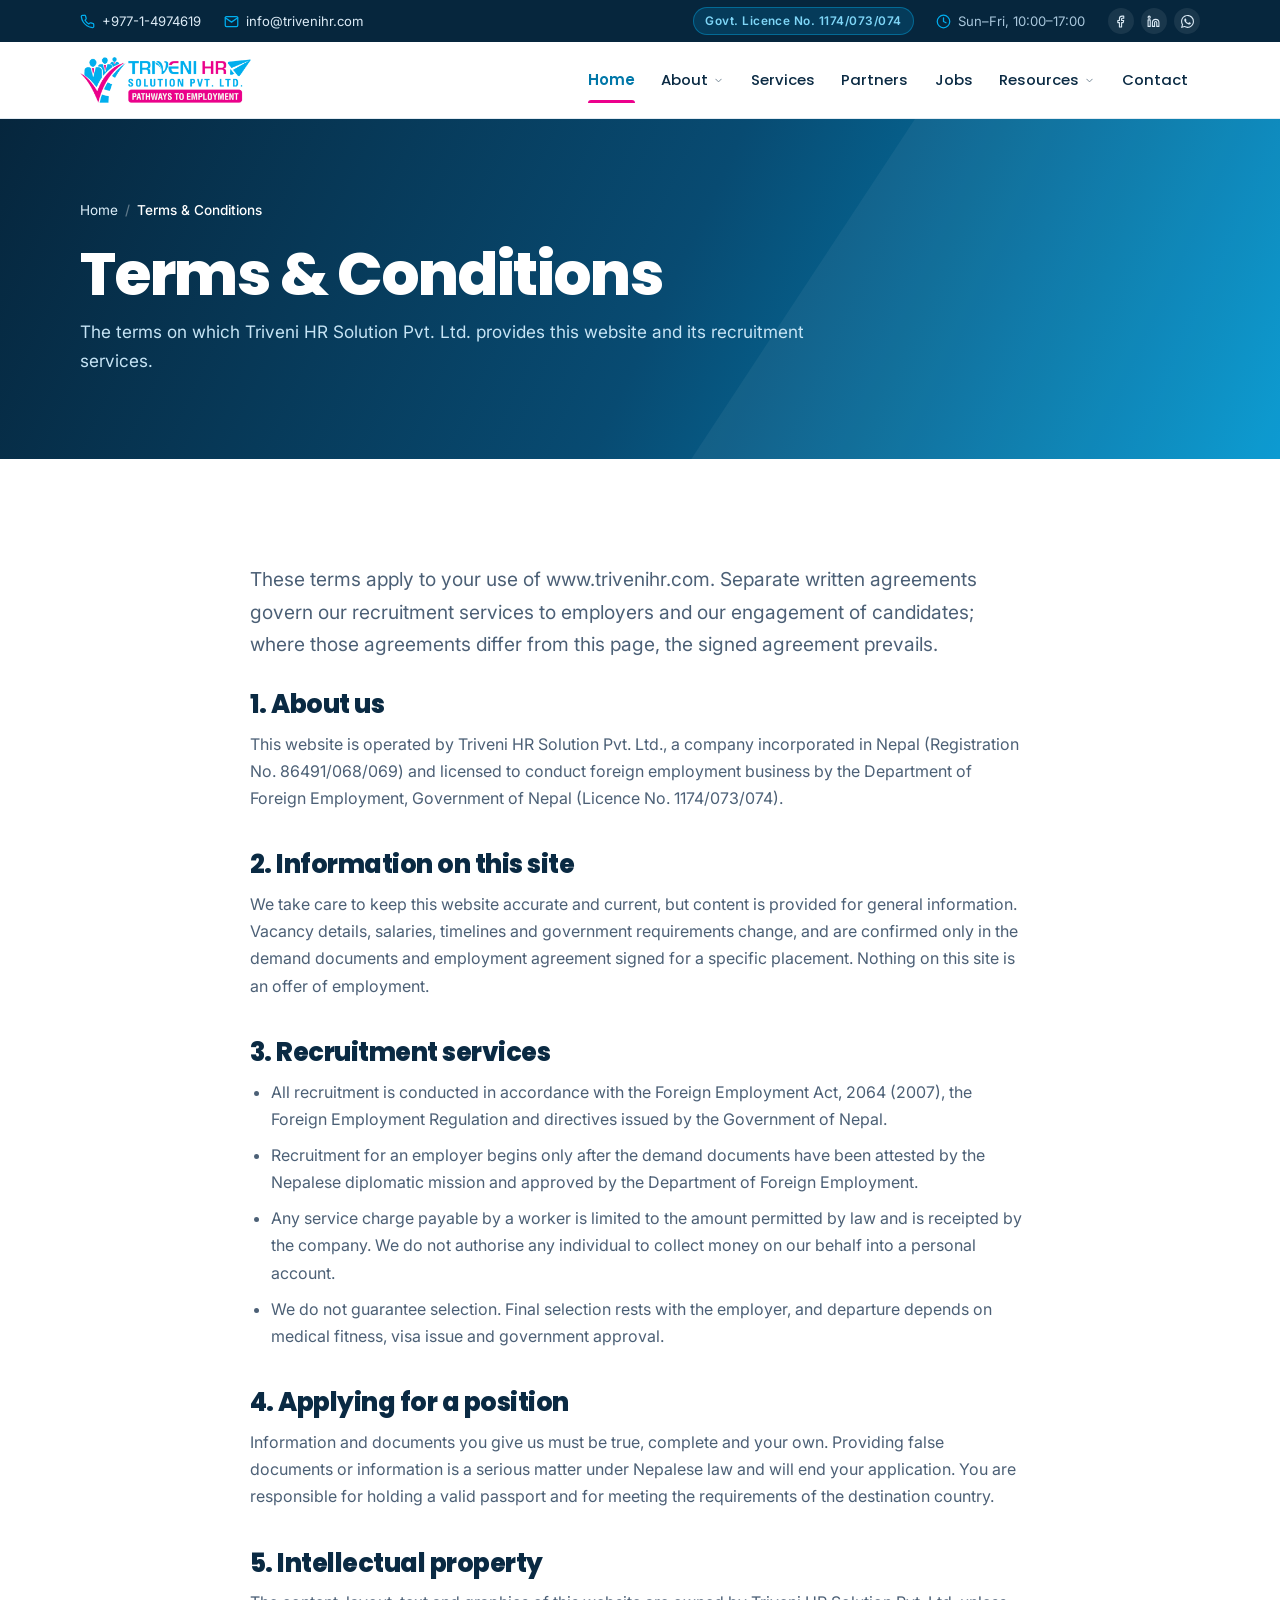
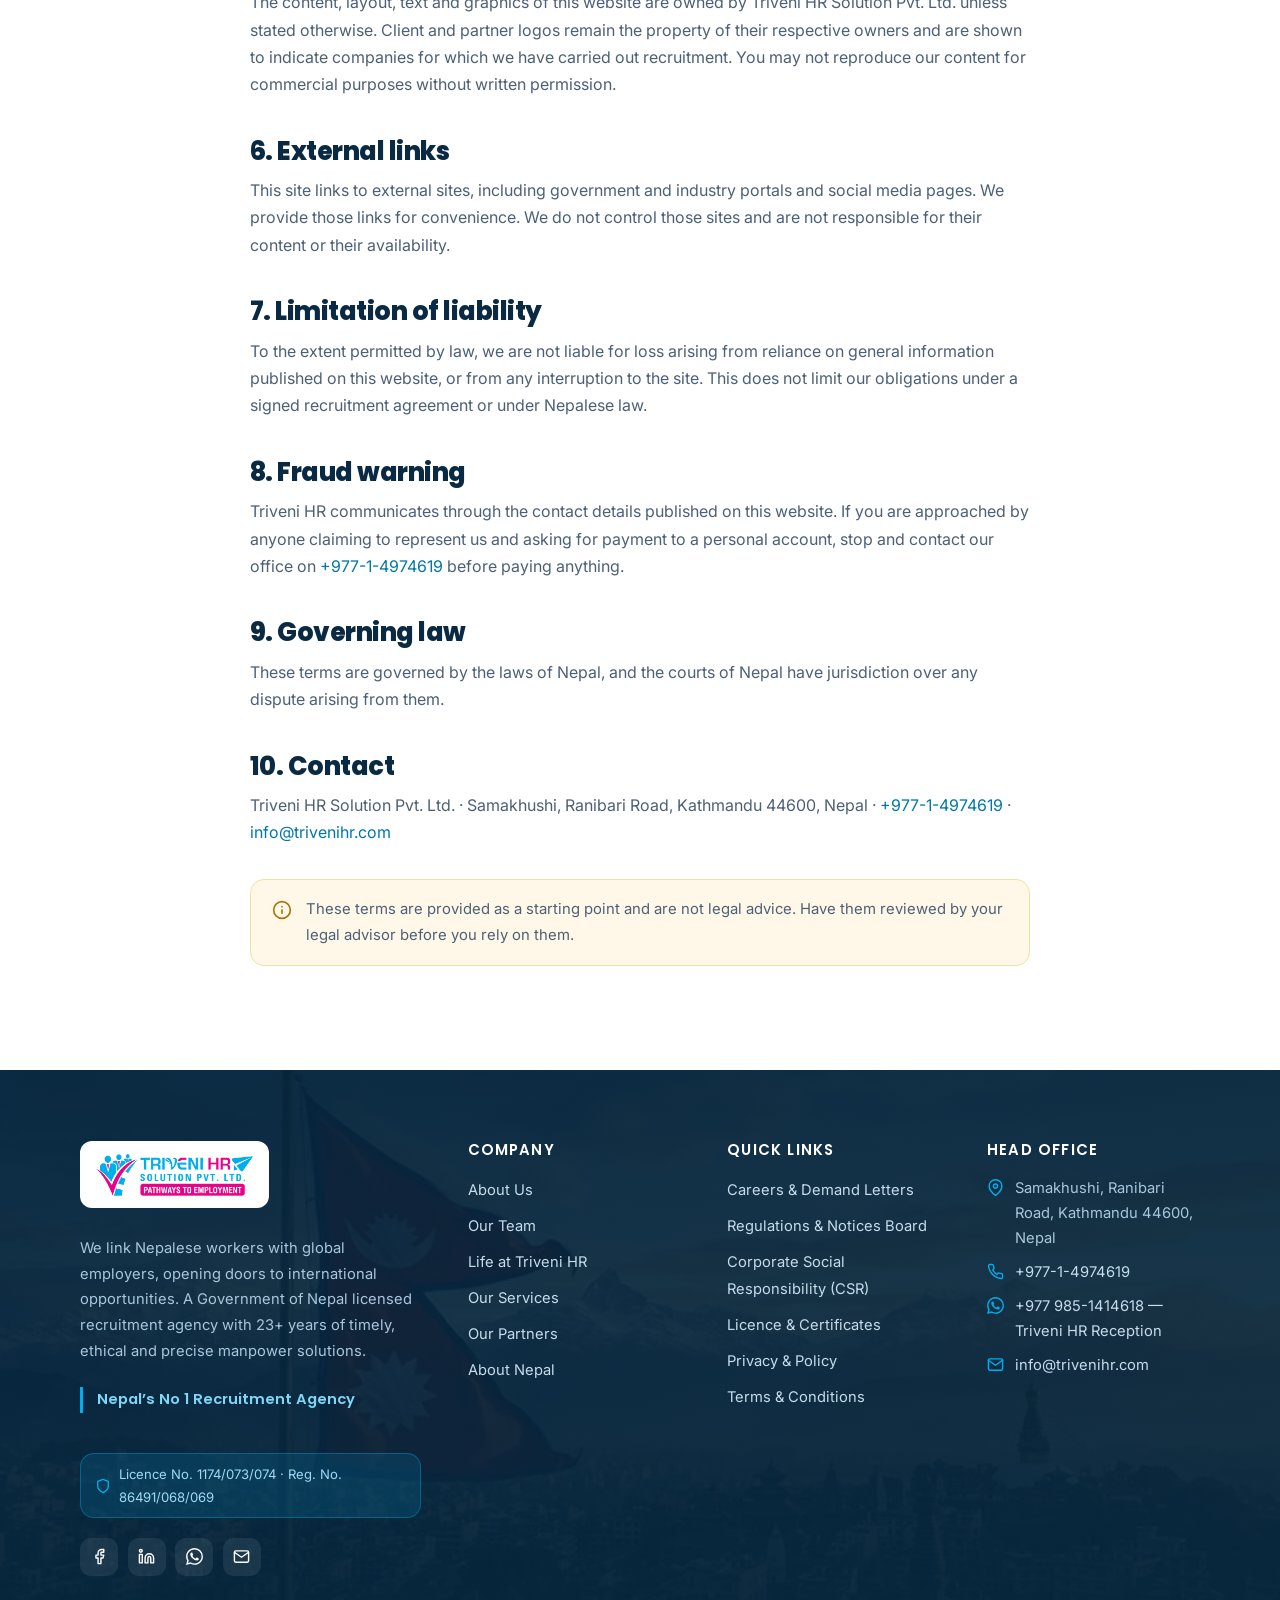
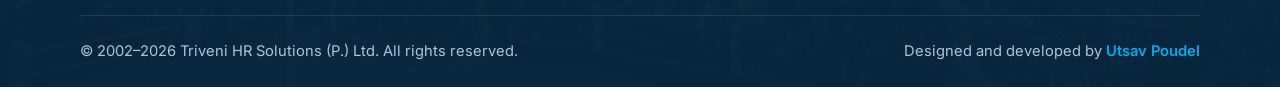
<file: terms.html>
<!DOCTYPE html>
<html lang="en">
<head>
<meta charset="utf-8">
<meta name="viewport" content="width=device-width, initial-scale=1">
<title>Terms &amp; Conditions | Triveni HR Solution Pvt. Ltd.</title>
<meta name="description" content="Terms and conditions for the use of trivenihr.com and for the recruitment services provided by Triveni HR Solution Pvt. Ltd., a licensed Nepalese foreign employment agency.">
<meta name="keywords" content="Triveni HR terms and conditions, recruitment agency terms Nepal">
<link rel="canonical" href="https://www.trivenihr.com/terms.html">
<meta name="robots" content="index, follow, max-image-preview:large, max-snippet:-1, max-video-preview:-1">
<meta name="theme-color" content="#00AEEF">
<meta name="author" content="Triveni HR Solution Pvt. Ltd.">

<meta name="geo.region" content="NP-BA">
<meta name="geo.placename" content="Kathmandu, Nepal">
<meta name="geo.position" content="27.7372;85.3147">
<meta name="ICBM" content="27.7372, 85.3147">

<meta property="og:type" content="website">
<meta property="og:site_name" content="Triveni HR Solution Pvt. Ltd.">
<meta property="og:locale" content="en_US">
<meta property="og:title" content="Terms &amp; Conditions | Triveni HR Solution Pvt. Ltd.">
<meta property="og:description" content="Terms and conditions for the use of trivenihr.com and for the recruitment services provided by Triveni HR Solution Pvt. Ltd., a licensed Nepalese foreign employment agency.">
<meta property="og:url" content="https://www.trivenihr.com/terms.html">
<meta property="og:image" content="https://www.trivenihr.com/assets/img/brand/og-image.png">
<meta property="og:image:width" content="1200">
<meta property="og:image:height" content="630">
<meta name="twitter:card" content="summary_large_image">
<meta name="twitter:title" content="Terms &amp; Conditions | Triveni HR Solution Pvt. Ltd.">
<meta name="twitter:description" content="Terms and conditions for the use of trivenihr.com and for the recruitment services provided by Triveni HR Solution Pvt. Ltd., a licensed Nepalese foreign employment agency.">
<meta name="twitter:image" content="https://www.trivenihr.com/assets/img/brand/og-image.png">

<link rel="icon" type="image/png" href="assets/img/brand/favicon.png">
<link rel="apple-touch-icon" href="assets/img/brand/favicon.png">

<link rel="preconnect" href="https://fonts.googleapis.com">
<link rel="preconnect" href="https://fonts.gstatic.com" crossorigin>
<link rel="stylesheet" href="https://fonts.googleapis.com/css2?family=Inter:wght@400;500;600&family=Poppins:wght@300;400;500;600;700;800&display=swap">
<link rel="stylesheet" href="assets/css/style.css?v=4">

<script type="application/ld+json">
{
 "@context": "https://schema.org",
 "@graph": [
  {
   "@type": [
    "EmploymentAgency",
    "Organization"
   ],
   "@id": "https://www.trivenihr.com/#organization",
   "name": "Triveni HR Solution",
   "legalName": "Triveni HR Solution Pvt. Ltd.",
   "alternateName": [
    "Triveni HR",
    "Triveni H.R. Solution Pvt. Ltd.",
    "Triveni Manpower"
   ],
   "url": "https://www.trivenihr.com/",
   "logo": {
    "@type": "ImageObject",
    "url": "https://www.trivenihr.com/assets/img/brand/logo.png",
    "width": 600,
    "height": 161
   },
   "image": "https://www.trivenihr.com/assets/img/brand/og-image.png",
   "description": "Government of Nepal licensed manpower recruitment agency based in Kathmandu. Over 23 years supplying skilled, semi-skilled and professional Nepalese workers to employers in Qatar, Saudi Arabia, the UAE, Kuwait, Bahrain, Oman and Malaysia.",
   "foundingDate": "2002",
   "slogan": "Pathways to Employment",
   "email": "info@trivenihr.com",
   "telephone": "+977-1-4974619",
   "faxNumber": "+977-1-4974619",
   "address": {
    "@type": "PostalAddress",
    "streetAddress": "Samakhushi, Ranibari Road",
    "addressLocality": "Kathmandu",
    "addressRegion": "Bagmati Province",
    "postalCode": "44600",
    "addressCountry": "NP"
   },
   "geo": {
    "@type": "GeoCoordinates",
    "latitude": "27.7372",
    "longitude": "85.3147"
   },
   "hasMap": "https://maps.google.com/maps?q=Samakhushi,+Ranibari+Road,+Kathmandu,+Nepal",
   "openingHoursSpecification": [
    {
     "@type": "OpeningHoursSpecification",
     "dayOfWeek": [
      "Sunday",
      "Monday",
      "Tuesday",
      "Wednesday",
      "Thursday",
      "Friday"
     ],
     "opens": "10:00",
     "closes": "17:00"
    }
   ],
   "contactPoint": [
    {
     "@type": "ContactPoint",
     "telephone": "+977-1-4974619",
     "contactType": "customer service",
     "areaServed": [
      "NP",
      "Qatar",
      "Saudi Arabia",
      "United Arab Emirates",
      "Kuwait",
      "Bahrain",
      "Oman",
      "Malaysia"
     ],
     "availableLanguage": [
      "English",
      "Nepali",
      "Hindi"
     ]
    },
    {
     "@type": "ContactPoint",
     "telephone": "+977 985-1414618",
     "contactType": "reception",
     "availableLanguage": [
      "English",
      "Nepali",
      "Hindi"
     ]
    }
   ],
   "areaServed": [
    {
     "@type": "Country",
     "name": "Qatar"
    },
    {
     "@type": "Country",
     "name": "Saudi Arabia"
    },
    {
     "@type": "Country",
     "name": "United Arab Emirates"
    },
    {
     "@type": "Country",
     "name": "Kuwait"
    },
    {
     "@type": "Country",
     "name": "Bahrain"
    },
    {
     "@type": "Country",
     "name": "Oman"
    },
    {
     "@type": "Country",
     "name": "Malaysia"
    }
   ],
   "knowsAbout": [
    "Foreign employment recruitment",
    "Overseas manpower supply",
    "Nepalese workforce",
    "Gulf and GCC recruitment",
    "Labour permit processing",
    "Trade testing",
    "Pre-departure orientation training"
   ],
   "identifier": [
    {
     "@type": "PropertyValue",
     "name": "Foreign Employment Licence No.",
     "value": "1174/073/074"
    },
    {
     "@type": "PropertyValue",
     "name": "Company Registration No.",
     "value": "86491/068/069"
    },
    {
     "@type": "PropertyValue",
     "name": "PAN No.",
     "value": "600306838"
    }
   ],
   "numberOfEmployees": {
    "@type": "QuantitativeValue",
    "minValue": 50
   },
   "sameAs": [
    "https://www.facebook.com/profile.php?id=61566432877876",
    "https://www.linkedin.com/company/trivenihr/",
    "https://www.linkedin.com/company/trivenihrsolutions/"
   ]
  },
  {
   "@type": "WebSite",
   "@id": "https://www.trivenihr.com/#website",
   "url": "https://www.trivenihr.com/",
   "name": "Triveni HR Solution",
   "inLanguage": "en",
   "publisher": {
    "@id": "https://www.trivenihr.com/#organization"
   }
  },
  {
   "@type": "WebPage",
   "@id": "https://www.trivenihr.com/terms.html#webpage",
   "url": "https://www.trivenihr.com/terms.html",
   "name": "Terms &amp; Conditions | Triveni HR Solution Pvt. Ltd.",
   "description": "Terms and conditions for the use of trivenihr.com and for the recruitment services provided by Triveni HR Solution Pvt. Ltd., a licensed Nepalese foreign employment agency.",
   "inLanguage": "en",
   "isPartOf": {
    "@id": "https://www.trivenihr.com/#website"
   },
   "about": {
    "@id": "https://www.trivenihr.com/#organization"
   }
  },
  {
   "@type": "BreadcrumbList",
   "@id": "https://www.trivenihr.com/terms.html#breadcrumb",
   "itemListElement": [
    {
     "@type": "ListItem",
     "position": 1,
     "name": "Home",
     "item": "https://www.trivenihr.com/index.html"
    },
    {
     "@type": "ListItem",
     "position": 2,
     "name": "Terms & Conditions",
     "item": "https://www.trivenihr.com/terms.html"
    }
   ]
  }
 ]
}
</script>
</head>
<body>
<a class="skip-link" href="#main">Skip to content</a>

  <!-- ============ TOP BAR ============ -->
  <div class="topbar">
    <div class="container topbar__inner">
      <ul class="topbar__list">
        <li><svg viewBox="0 0 24 24" fill="none" stroke="currentColor" stroke-width="2" stroke-linecap="round" stroke-linejoin="round" aria-hidden="true" focusable="false"><path d="M22 16.92v3a2 2 0 0 1-2.18 2 19.79 19.79 0 0 1-8.63-3.07 19.5 19.5 0 0 1-6-6 19.79 19.79 0 0 1-3.07-8.67A2 2 0 0 1 4.11 2h3a2 2 0 0 1 2 1.72 12.84 12.84 0 0 0 .7 2.81 2 2 0 0 1-.45 2.11L8.09 9.91a16 16 0 0 0 6 6l1.27-1.27a2 2 0 0 1 2.11-.45 12.84 12.84 0 0 0 2.81.7A2 2 0 0 1 22 16.92z"/></svg><a href="tel:+97714974619">+977-1-4974619</a></li>
        <li><svg viewBox="0 0 24 24" fill="none" stroke="currentColor" stroke-width="2" stroke-linecap="round" stroke-linejoin="round" aria-hidden="true" focusable="false"><path d="M4 4h16c1.1 0 2 .9 2 2v12c0 1.1-.9 2-2 2H4c-1.1 0-2-.9-2-2V6c0-1.1.9-2 2-2z"/><polyline points="22,6 12,13 2,6"/></svg><a href="mailto:info@trivenihr.com">info@trivenihr.com</a></li>
      </ul>
      <ul class="topbar__list topbar__list--secondary">
        <li><span class="topbar__badge">Govt. Licence No. 1174/073/074</span></li>
        <li><svg viewBox="0 0 24 24" fill="none" stroke="currentColor" stroke-width="2" stroke-linecap="round" stroke-linejoin="round" aria-hidden="true" focusable="false"><circle cx="12" cy="12" r="10"/><polyline points="12 6 12 12 16 14"/></svg><span>Sun&ndash;Fri, 10:00&ndash;17:00</span></li>
        <li class="topbar__social">
          <a href="https://www.facebook.com/profile.php?id=61566432877876" target="_blank" rel="noopener" aria-label="Triveni HR on Facebook"><svg viewBox="0 0 24 24" fill="none" stroke="currentColor" stroke-width="2" stroke-linecap="round" stroke-linejoin="round" aria-hidden="true" focusable="false"><path d="M18 2h-3a5 5 0 0 0-5 5v3H7v4h3v8h4v-8h3l1-4h-4V7a1 1 0 0 1 1-1h3z"/></svg></a>
          <a href="https://www.linkedin.com/company/trivenihr/" target="_blank" rel="noopener" aria-label="Triveni HR on LinkedIn"><svg viewBox="0 0 24 24" fill="none" stroke="currentColor" stroke-width="2" stroke-linecap="round" stroke-linejoin="round" aria-hidden="true" focusable="false"><path d="M16 8a6 6 0 0 1 6 6v7h-4v-7a2 2 0 0 0-2-2 2 2 0 0 0-2 2v7h-4v-7a6 6 0 0 1 6-6z"/><rect x="2" y="9" width="4" height="12"/><circle cx="4" cy="4" r="2"/></svg></a>
          <a href="https://wa.me/9779851414618" target="_blank" rel="noopener" aria-label="WhatsApp Triveni HR Reception"><svg viewBox="0 0 24 24" fill="currentColor" stroke="none" aria-hidden="true" focusable="false"><path d="M17.472 14.382c-.297-.149-1.758-.867-2.03-.967-.273-.099-.471-.148-.67.15-.197.297-.767.966-.94 1.164-.173.199-.347.223-.644.075-.297-.15-1.255-.463-2.39-1.475-.883-.788-1.48-1.761-1.653-2.059-.173-.297-.018-.458.13-.606.134-.133.298-.347.446-.52.149-.174.198-.298.298-.497.099-.198.05-.371-.025-.52-.075-.149-.669-1.612-.916-2.207-.242-.579-.487-.5-.669-.51a12.8 12.8 0 0 0-.57-.01c-.198 0-.52.074-.792.372-.272.297-1.04 1.016-1.04 2.479 0 1.462 1.065 2.875 1.213 3.074.149.198 2.096 3.2 5.077 4.487.709.306 1.262.489 1.694.625.712.227 1.36.195 1.871.118.571-.085 1.758-.719 2.006-1.413.248-.694.248-1.289.173-1.413-.074-.124-.272-.198-.57-.347m-5.421 7.403h-.004a9.87 9.87 0 0 1-5.031-1.378l-.361-.214-3.741.982.998-3.648-.235-.374a9.86 9.86 0 0 1-1.51-5.26c.001-5.45 4.436-9.884 9.888-9.884a9.82 9.82 0 0 1 6.988 2.896 9.825 9.825 0 0 1 2.893 6.994c-.003 5.45-4.437 9.885-9.885 9.885M20.52 3.449C18.24 1.245 15.24 0 12.045 0 5.463 0 .104 5.359.101 11.945c0 2.096.549 4.142 1.595 5.945L0 24l6.305-1.654a11.882 11.882 0 0 0 5.683 1.448h.005c6.582 0 11.94-5.359 11.943-11.945a11.86 11.86 0 0 0-3.416-8.4"/></svg></a>
        </li>
      </ul>
    </div>
  </div>

  <!-- ============ HEADER ============ -->
  <header class="header">
    <div class="container header__inner">
      <a class="brand" href="index.html" aria-label="Triveni HR Solution Pvt. Ltd. &mdash; home">
        <img src="assets/img/brand/logo.png" alt="Triveni HR Solution Pvt. Ltd. — Pathways to Employment" width="600" height="161">
      </a>

      <nav class="nav" id="site-nav" aria-label="Main">
        <ul class="nav__list">
            <li><a class="nav__link" href="index.html" aria-current="page">Home</a></li>
            <li class="nav__item--has-menu"><a class="nav__link" href="about.html">About<svg class="nav__caret" viewBox="0 0 24 24" fill="none" stroke="currentColor" stroke-width="2" stroke-linecap="round" stroke-linejoin="round" aria-hidden="true" focusable="false"><polyline points="6 9 12 15 18 9"/></svg></a><ul class="nav__menu"><li><a href="about.html">Company Overview</a></li><li><a href="team.html">Our Team</a></li><li><a href="life.html">Life at Triveni HR</a></li><li><a href="life.html#csr">Corporate Social Responsibility</a></li><li><a href="licence.html">Licence &amp; Certificates</a></li></ul></li>
            <li><a class="nav__link" href="services.html">Services</a></li>
            <li><a class="nav__link" href="clients.html">Partners</a></li>
            <li><a class="nav__link" href="jobs.html">Jobs</a></li>
            <li class="nav__item--has-menu"><a class="nav__link" href="downloads.html">Resources<svg class="nav__caret" viewBox="0 0 24 24" fill="none" stroke="currentColor" stroke-width="2" stroke-linecap="round" stroke-linejoin="round" aria-hidden="true" focusable="false"><polyline points="6 9 12 15 18 9"/></svg></a><ul class="nav__menu"><li><a href="downloads.html">Downloads</a></li><li><a href="nepal.html">About Nepal</a></li></ul></li>
            <li><a class="nav__link" href="contact.html">Contact</a></li>
        </ul>
        <div class="nav__mobile-cta">
          <a class="btn btn--outline" href="https://wa.me/9779851414618" target="_blank" rel="noopener"><svg viewBox="0 0 24 24" fill="currentColor" stroke="none" aria-hidden="true" focusable="false"><path d="M17.472 14.382c-.297-.149-1.758-.867-2.03-.967-.273-.099-.471-.148-.67.15-.197.297-.767.966-.94 1.164-.173.199-.347.223-.644.075-.297-.15-1.255-.463-2.39-1.475-.883-.788-1.48-1.761-1.653-2.059-.173-.297-.018-.458.13-.606.134-.133.298-.347.446-.52.149-.174.198-.298.298-.497.099-.198.05-.371-.025-.52-.075-.149-.669-1.612-.916-2.207-.242-.579-.487-.5-.669-.51a12.8 12.8 0 0 0-.57-.01c-.198 0-.52.074-.792.372-.272.297-1.04 1.016-1.04 2.479 0 1.462 1.065 2.875 1.213 3.074.149.198 2.096 3.2 5.077 4.487.709.306 1.262.489 1.694.625.712.227 1.36.195 1.871.118.571-.085 1.758-.719 2.006-1.413.248-.694.248-1.289.173-1.413-.074-.124-.272-.198-.57-.347m-5.421 7.403h-.004a9.87 9.87 0 0 1-5.031-1.378l-.361-.214-3.741.982.998-3.648-.235-.374a9.86 9.86 0 0 1-1.51-5.26c.001-5.45 4.436-9.884 9.888-9.884a9.82 9.82 0 0 1 6.988 2.896 9.825 9.825 0 0 1 2.893 6.994c-.003 5.45-4.437 9.885-9.885 9.885M20.52 3.449C18.24 1.245 15.24 0 12.045 0 5.463 0 .104 5.359.101 11.945c0 2.096.549 4.142 1.595 5.945L0 24l6.305-1.654a11.882 11.882 0 0 0 5.683 1.448h.005c6.582 0 11.94-5.359 11.943-11.945a11.86 11.86 0 0 0-3.416-8.4"/></svg>Triveni HR Reception</a>
        </div>
      </nav>

      <button class="nav-toggle" type="button" aria-expanded="false" aria-controls="site-nav" aria-label="Toggle navigation menu">
        <span></span>
      </button>
    </div>
  </header>

  <main id="main">
    <section class="page-hero">
      <div class="container">
        <ul class="breadcrumb"><li><a href="index.html">Home</a></li><li aria-current="page">Terms &amp; Conditions</li></ul>
        <h1>Terms &amp; Conditions</h1>
        <p>The terms on which Triveni HR Solution Pvt. Ltd. provides this website and its recruitment services.</p>
      </div>
    </section>

    <section class="section">
      <div class="container container--narrow">
        <div class="prose reveal">
          <p class="lead">These terms apply to your use of www.trivenihr.com. Separate written agreements
             govern our recruitment services to employers and our engagement of candidates; where those
             agreements differ from this page, the signed agreement prevails.</p>

          <h2>1. About us</h2>
          <p>This website is operated by Triveni HR Solution Pvt. Ltd., a company incorporated in Nepal
             (Registration No. 86491/068/069) and licensed to conduct foreign employment business by the Department
             of Foreign Employment, Government of Nepal (Licence No. 1174/073/074).</p>

          <h2>2. Information on this site</h2>
          <p>We take care to keep this website accurate and current, but content is provided for general
             information. Vacancy details, salaries, timelines and government requirements change, and are
             confirmed only in the demand documents and employment agreement signed for a specific placement.
             Nothing on this site is an offer of employment.</p>

          <h2>3. Recruitment services</h2>
          <ul>
            <li>All recruitment is conducted in accordance with the Foreign Employment Act, 2064 (2007), the
                Foreign Employment Regulation and directives issued by the Government of Nepal.</li>
            <li>Recruitment for an employer begins only after the demand documents have been attested by the
                Nepalese diplomatic mission and approved by the Department of Foreign Employment.</li>
            <li>Any service charge payable by a worker is limited to the amount permitted by law and is
                receipted by the company. We do not authorise any individual to collect money on our behalf
                into a personal account.</li>
            <li>We do not guarantee selection. Final selection rests with the employer, and departure depends
                on medical fitness, visa issue and government approval.</li>
          </ul>

          <h2>4. Applying for a position</h2>
          <p>Information and documents you give us must be true, complete and your own. Providing false
             documents or information is a serious matter under Nepalese law and will end your application.
             You are responsible for holding a valid passport and for meeting the requirements of the
             destination country.</p>

          <h2>5. Intellectual property</h2>
          <p>The content, layout, text and graphics of this website are owned by Triveni HR Solution Pvt.
             Ltd. unless stated otherwise. Client and partner logos remain the property of their respective
             owners and are shown to indicate companies for which we have carried out recruitment. You may
             not reproduce our content for commercial purposes without written permission.</p>

          <h2>6. External links</h2>
          <p>This site links to external sites, including government and industry portals and social media
             pages. We provide those links for convenience. We do not control those sites and are not
             responsible for their content or their availability.</p>

          <h2>7. Limitation of liability</h2>
          <p>To the extent permitted by law, we are not liable for loss arising from reliance on general
             information published on this website, or from any interruption to the site. This does not limit
             our obligations under a signed recruitment agreement or under Nepalese law.</p>

          <h2>8. Fraud warning</h2>
          <p>Triveni HR communicates through the contact details published on this website. If you are
             approached by anyone claiming to represent us and asking for payment to a personal account,
             stop and contact our office on <a href="tel:+97714974619">+977-1-4974619</a> before paying anything.</p>

          <h2>9. Governing law</h2>
          <p>These terms are governed by the laws of Nepal, and the courts of Nepal have jurisdiction over any
             dispute arising from them.</p>

          <h2>10. Contact</h2>
          <p>Triveni HR Solution Pvt. Ltd. &middot; Samakhushi, Ranibari Road, Kathmandu 44600, Nepal &middot;
             <a href="tel:+97714974619">+977-1-4974619</a> &middot;
             <a href="mailto:info@trivenihr.com">info@trivenihr.com</a></p>

          <div class="notice notice--warn" style="margin-top:2rem">
            <svg viewBox="0 0 24 24" fill="none" stroke="currentColor" stroke-width="2" stroke-linecap="round" stroke-linejoin="round" aria-hidden="true" focusable="false"><circle cx="12" cy="12" r="10"/><line x1="12" y1="16" x2="12" y2="12"/><line x1="12" y1="8" x2="12.01" y2="8"/></svg>
            <p>These terms are provided as a starting point and are not legal advice. Have them reviewed by
               your legal advisor before you rely on them.</p>
          </div>
        </div>
      </div>
    </section>

  </main>

  <!-- ============ FOOTER ============ -->
  <footer class="footer">
    <img class="footer__bg" src="assets/img/nepal/valley-flag.jpg" alt="" aria-hidden="true" width="645" height="360" loading="lazy">
    <div class="container">
      <div class="footer__grid">
        <div class="footer__brandcol">
          <div class="footer__logo">
            <img src="assets/img/brand/logo.png" alt="Triveni HR Solution Pvt. Ltd." width="600" height="161">
          </div>
          <p>We link Nepalese workers with global employers, opening doors to international
             opportunities. A Government of Nepal licensed recruitment agency with 23+ years of
             timely, ethical and precise manpower solutions.</p>
          <p class="footer__promise">Nepal&rsquo;s No 1 Recruitment Agency</p>
          <div class="footer__licence">
            <svg viewBox="0 0 24 24" fill="none" stroke="currentColor" stroke-width="2" stroke-linecap="round" stroke-linejoin="round" aria-hidden="true" focusable="false"><path d="M12 22s8-4 8-10V5l-8-3-8 3v7c0 6 8 10 8 10z"/></svg><span>Licence No. 1174/073/074 &middot; Reg. No. 86491/068/069</span>
          </div>
          <div class="footer__social">
            <a href="https://www.facebook.com/profile.php?id=61566432877876" target="_blank" rel="noopener" aria-label="Facebook"><svg viewBox="0 0 24 24" fill="none" stroke="currentColor" stroke-width="2" stroke-linecap="round" stroke-linejoin="round" aria-hidden="true" focusable="false"><path d="M18 2h-3a5 5 0 0 0-5 5v3H7v4h3v8h4v-8h3l1-4h-4V7a1 1 0 0 1 1-1h3z"/></svg></a>
            <a href="https://www.linkedin.com/company/trivenihr/" target="_blank" rel="noopener" aria-label="LinkedIn"><svg viewBox="0 0 24 24" fill="none" stroke="currentColor" stroke-width="2" stroke-linecap="round" stroke-linejoin="round" aria-hidden="true" focusable="false"><path d="M16 8a6 6 0 0 1 6 6v7h-4v-7a2 2 0 0 0-2-2 2 2 0 0 0-2 2v7h-4v-7a6 6 0 0 1 6-6z"/><rect x="2" y="9" width="4" height="12"/><circle cx="4" cy="4" r="2"/></svg></a>
            <a href="https://wa.me/9779851414618" target="_blank" rel="noopener" aria-label="WhatsApp Triveni HR Reception"><svg viewBox="0 0 24 24" fill="currentColor" stroke="none" aria-hidden="true" focusable="false"><path d="M17.472 14.382c-.297-.149-1.758-.867-2.03-.967-.273-.099-.471-.148-.67.15-.197.297-.767.966-.94 1.164-.173.199-.347.223-.644.075-.297-.15-1.255-.463-2.39-1.475-.883-.788-1.48-1.761-1.653-2.059-.173-.297-.018-.458.13-.606.134-.133.298-.347.446-.52.149-.174.198-.298.298-.497.099-.198.05-.371-.025-.52-.075-.149-.669-1.612-.916-2.207-.242-.579-.487-.5-.669-.51a12.8 12.8 0 0 0-.57-.01c-.198 0-.52.074-.792.372-.272.297-1.04 1.016-1.04 2.479 0 1.462 1.065 2.875 1.213 3.074.149.198 2.096 3.2 5.077 4.487.709.306 1.262.489 1.694.625.712.227 1.36.195 1.871.118.571-.085 1.758-.719 2.006-1.413.248-.694.248-1.289.173-1.413-.074-.124-.272-.198-.57-.347m-5.421 7.403h-.004a9.87 9.87 0 0 1-5.031-1.378l-.361-.214-3.741.982.998-3.648-.235-.374a9.86 9.86 0 0 1-1.51-5.26c.001-5.45 4.436-9.884 9.888-9.884a9.82 9.82 0 0 1 6.988 2.896 9.825 9.825 0 0 1 2.893 6.994c-.003 5.45-4.437 9.885-9.885 9.885M20.52 3.449C18.24 1.245 15.24 0 12.045 0 5.463 0 .104 5.359.101 11.945c0 2.096.549 4.142 1.595 5.945L0 24l6.305-1.654a11.882 11.882 0 0 0 5.683 1.448h.005c6.582 0 11.94-5.359 11.943-11.945a11.86 11.86 0 0 0-3.416-8.4"/></svg></a>
            <a href="mailto:info@trivenihr.com" aria-label="Email us"><svg viewBox="0 0 24 24" fill="none" stroke="currentColor" stroke-width="2" stroke-linecap="round" stroke-linejoin="round" aria-hidden="true" focusable="false"><path d="M4 4h16c1.1 0 2 .9 2 2v12c0 1.1-.9 2-2 2H4c-1.1 0-2-.9-2-2V6c0-1.1.9-2 2-2z"/><polyline points="22,6 12,13 2,6"/></svg></a>
          </div>
        </div>

        <div>
          <h2>Company</h2>
          <ul>
            <li><a href="about.html">About Us</a></li>
            <li><a href="team.html">Our Team</a></li>
            <li><a href="life.html">Life at Triveni HR</a></li>
            <li><a href="services.html">Our Services</a></li>
            <li><a href="clients.html">Our Partners</a></li>
            <li><a href="nepal.html">About Nepal</a></li>
          </ul>
        </div>

        <div>
          <h2>Quick Links</h2>
          <ul>
            <li><a href="jobs.html">Careers &amp; Demand Letters</a></li>
            <li><a href="notices.html">Regulations &amp; Notices Board</a></li>
            <li><a href="life.html#csr">Corporate Social Responsibility (CSR)</a></li>
            <li><a href="licence.html">Licence &amp; Certificates</a></li>
            <li><a href="privacy.html">Privacy &amp; Policy</a></li>
            <li><a href="terms.html">Terms &amp; Conditions</a></li>
          </ul>
        </div>

        <div>
          <h2>Head Office</h2>
          <ul class="footer__contact">
            <li><svg viewBox="0 0 24 24" fill="none" stroke="currentColor" stroke-width="2" stroke-linecap="round" stroke-linejoin="round" aria-hidden="true" focusable="false"><path d="M21 10c0 7-9 13-9 13s-9-6-9-13a9 9 0 0 1 18 0z"/><circle cx="12" cy="10" r="3"/></svg><span>Samakhushi, Ranibari Road, Kathmandu 44600, Nepal</span></li>
            <li><svg viewBox="0 0 24 24" fill="none" stroke="currentColor" stroke-width="2" stroke-linecap="round" stroke-linejoin="round" aria-hidden="true" focusable="false"><path d="M22 16.92v3a2 2 0 0 1-2.18 2 19.79 19.79 0 0 1-8.63-3.07 19.5 19.5 0 0 1-6-6 19.79 19.79 0 0 1-3.07-8.67A2 2 0 0 1 4.11 2h3a2 2 0 0 1 2 1.72 12.84 12.84 0 0 0 .7 2.81 2 2 0 0 1-.45 2.11L8.09 9.91a16 16 0 0 0 6 6l1.27-1.27a2 2 0 0 1 2.11-.45 12.84 12.84 0 0 0 2.81.7A2 2 0 0 1 22 16.92z"/></svg><a href="tel:+97714974619">+977-1-4974619</a></li>
            <li><svg viewBox="0 0 24 24" fill="currentColor" stroke="none" aria-hidden="true" focusable="false"><path d="M17.472 14.382c-.297-.149-1.758-.867-2.03-.967-.273-.099-.471-.148-.67.15-.197.297-.767.966-.94 1.164-.173.199-.347.223-.644.075-.297-.15-1.255-.463-2.39-1.475-.883-.788-1.48-1.761-1.653-2.059-.173-.297-.018-.458.13-.606.134-.133.298-.347.446-.52.149-.174.198-.298.298-.497.099-.198.05-.371-.025-.52-.075-.149-.669-1.612-.916-2.207-.242-.579-.487-.5-.669-.51a12.8 12.8 0 0 0-.57-.01c-.198 0-.52.074-.792.372-.272.297-1.04 1.016-1.04 2.479 0 1.462 1.065 2.875 1.213 3.074.149.198 2.096 3.2 5.077 4.487.709.306 1.262.489 1.694.625.712.227 1.36.195 1.871.118.571-.085 1.758-.719 2.006-1.413.248-.694.248-1.289.173-1.413-.074-.124-.272-.198-.57-.347m-5.421 7.403h-.004a9.87 9.87 0 0 1-5.031-1.378l-.361-.214-3.741.982.998-3.648-.235-.374a9.86 9.86 0 0 1-1.51-5.26c.001-5.45 4.436-9.884 9.888-9.884a9.82 9.82 0 0 1 6.988 2.896 9.825 9.825 0 0 1 2.893 6.994c-.003 5.45-4.437 9.885-9.885 9.885M20.52 3.449C18.24 1.245 15.24 0 12.045 0 5.463 0 .104 5.359.101 11.945c0 2.096.549 4.142 1.595 5.945L0 24l6.305-1.654a11.882 11.882 0 0 0 5.683 1.448h.005c6.582 0 11.94-5.359 11.943-11.945a11.86 11.86 0 0 0-3.416-8.4"/></svg><a href="https://wa.me/9779851414618" target="_blank" rel="noopener">+977 985-1414618 &mdash; Triveni HR Reception</a></li>
            <li><svg viewBox="0 0 24 24" fill="none" stroke="currentColor" stroke-width="2" stroke-linecap="round" stroke-linejoin="round" aria-hidden="true" focusable="false"><path d="M4 4h16c1.1 0 2 .9 2 2v12c0 1.1-.9 2-2 2H4c-1.1 0-2-.9-2-2V6c0-1.1.9-2 2-2z"/><polyline points="22,6 12,13 2,6"/></svg><a href="mailto:info@trivenihr.com">info@trivenihr.com</a></li>
          </ul>
        </div>
      </div>

      <div class="footer__bar">
        <p>&copy; 2002&ndash;<span data-year>2026</span> Triveni HR Solutions (P.) Ltd. All rights reserved.</p>
        <p class="footer__credit">Designed and developed by
          <a href="https://www.linkedin.com/in/utsavpoudell/" target="_blank" rel="noopener">Utsav Poudel</a></p>
      </div>
    </div>
  </footer>

  <div class="floaters">
    <button class="to-top" type="button" aria-label="Back to top"><svg viewBox="0 0 24 24" fill="none" stroke="currentColor" stroke-width="2" stroke-linecap="round" stroke-linejoin="round" aria-hidden="true" focusable="false"><line x1="12" y1="19" x2="12" y2="5"/><polyline points="5 12 12 5 19 12"/></svg></button>
  </div>

  <script src="assets/js/main.js?v=4" defer></script>
</body>
</html>
</file>
<file: assets/css/style.css>
/* ==========================================================================
   Triveni HR Solution Pvt. Ltd. — trivenihr.com
   Static site stylesheet. No build step, no framework.
   Brand colours are taken from the company logo and the 2026 Business Profile:
   process cyan #00AEEF and process magenta #EC008C.
   ========================================================================== */

/* --------------------------------------------------------------------------
   1. Tokens
   -------------------------------------------------------------------------- */
:root {
  /* Brand */
  --cyan:        #00AEEF;
  --cyan-600:    #0096CF;
  --cyan-ink:    #0077A8;   /* cyan that passes contrast as text on white */
  --cyan-050:    #EAF7FE;
  --cyan-100:    #D2EFFC;

  --magenta:     #EC008C;
  --magenta-ink: #C1006F;   /* magenta that passes contrast as small text */
  --magenta-050: #FDEBF5;

  --navy:        #0A2A43;
  --ink:         #0A2A43;
  --slate:       #4C6076;
  --slate-400:   #7C8FA1;

  --line:        #E2EBF2;
  --line-strong: #CBDAE6;

  --bg:          #FFFFFF;
  --bg-soft:     #F5FAFD;
  --bg-deep:     #06263D;

  /* Type */
  --font-display: 'Poppins', -apple-system, BlinkMacSystemFont, 'Segoe UI', sans-serif;
  --font-body:    'Inter', -apple-system, BlinkMacSystemFont, 'Segoe UI', Roboto, sans-serif;

  /* Layout */
  --container: 1200px;
  --gutter: clamp(1.25rem, 4vw, 2.5rem);
  --radius:   14px;
  --radius-lg: 22px;
  --radius-pill: 999px;

  /* Depth */
  --shadow-sm: 0 1px 2px rgba(10, 42, 67, .06), 0 2px 8px rgba(10, 42, 67, .05);
  --shadow:    0 4px 12px rgba(10, 42, 67, .07), 0 12px 32px rgba(10, 42, 67, .08);
  --shadow-lg: 0 8px 24px rgba(10, 42, 67, .10), 0 28px 64px rgba(10, 42, 67, .12);

  --header-h: 76px;
  --ease: cubic-bezier(.22, .61, .36, 1);
}

/* --------------------------------------------------------------------------
   2. Reset / base
   -------------------------------------------------------------------------- */
*, *::before, *::after { box-sizing: border-box; }

html {
  -webkit-text-size-adjust: 100%;
  scroll-behavior: smooth;
  scroll-padding-top: calc(var(--header-h) + 16px);
}

body {
  margin: 0;
  font-family: var(--font-body);
  font-size: 1rem;
  line-height: 1.7;
  color: var(--slate);
  background: var(--bg);
  -webkit-font-smoothing: antialiased;
  -moz-osx-font-smoothing: grayscale;
  overflow-x: hidden;
}

img, video { max-width: 100%; height: auto; display: block; }

/* Inline icons carry no width/height attributes, so give them a sane default.
   Every component rule below overrides this with an explicit pixel size. */
svg { width: 1.2em; height: 1.2em; flex: none; vertical-align: -.2em; }

h1, h2, h3, h4, h5 {
  font-family: var(--font-display);
  color: var(--ink);
  line-height: 1.15;
  margin: 0 0 .6em;
  font-weight: 700;
  letter-spacing: -.02em;
}

h1 { font-size: clamp(2.1rem, 1.3rem + 3.4vw, 3.75rem); font-weight: 800; }
h2 { font-size: clamp(1.7rem, 1.15rem + 2.2vw, 2.7rem);  font-weight: 800; }
h3 { font-size: clamp(1.2rem, 1.05rem + .7vw, 1.5rem);   font-weight: 700; }
h4 { font-size: 1.075rem; font-weight: 600; }

p { margin: 0 0 1.1em; }
p:last-child { margin-bottom: 0; }

a { color: var(--cyan-ink); text-decoration: none; transition: color .2s var(--ease); }
a:hover { color: var(--magenta-ink); }

ul, ol { margin: 0 0 1.1em; padding-left: 1.15em; }
li { margin-bottom: .4em; }

strong { color: var(--ink); font-weight: 600; }

hr { border: 0; border-top: 1px solid var(--line); margin: 2.5rem 0; }

:focus-visible {
  outline: 3px solid var(--magenta);
  outline-offset: 3px;
  border-radius: 4px;
}

::selection { background: var(--cyan-100); color: var(--ink); }

/* --------------------------------------------------------------------------
   3. Layout helpers
   -------------------------------------------------------------------------- */
.container {
  width: 100%;
  max-width: var(--container);
  margin-inline: auto;
  padding-inline: var(--gutter);
}
.container--narrow { max-width: 860px; }

.section { padding: clamp(3.5rem, 2rem + 6vw, 6.5rem) 0; }
.section--tight { padding: clamp(2.5rem, 1.5rem + 4vw, 4.5rem) 0; }
.section--soft { background: var(--bg-soft); }
.section--cyan { background: var(--cyan); color: #fff; }
.section--deep { background: var(--bg-deep); color: #C6DCEB; }
.section--cyan h2, .section--cyan h3, .section--deep h2, .section--deep h3 { color: #fff; }

.skip-link {
  position: absolute; left: -9999px; top: 0; z-index: 200;
  background: var(--magenta); color: #fff;
  padding: .75rem 1.25rem; border-radius: 0 0 var(--radius) 0; font-weight: 600;
}
.skip-link:focus { left: 0; color: #fff; }

.sr-only {
  position: absolute; width: 1px; height: 1px; padding: 0; margin: -1px;
  overflow: hidden; clip: rect(0 0 0 0); white-space: nowrap; border: 0;
}

/* --------------------------------------------------------------------------
   4. Section headings — the profile's two-tone "OUR / VISION" lockup
   -------------------------------------------------------------------------- */
.eyebrow {
  /* block-level so it always sits on its own line above the heading */
  display: flex; align-items: center;
  font-family: var(--font-display);
  font-size: .78rem; font-weight: 600; letter-spacing: .16em; text-transform: uppercase;
  color: var(--magenta-ink);
  margin-bottom: 1rem;
}
.section--cyan .eyebrow, .section--deep .eyebrow { color: #fff; }
.section-head--center .eyebrow, .quote .eyebrow { justify-content: center; }

.dual { margin-bottom: .5em; }
.dual span  { display: block; font-weight: 400; color: var(--magenta-ink); letter-spacing: -.01em; }
.dual strong { display: block; font-weight: 800; color: var(--ink); }
.section--cyan .dual span, .section--deep .dual span { color: #fff; opacity: .85; font-weight: 300; }
.section--cyan .dual strong, .section--deep .dual strong { color: #fff; }

.dual--inline span, .dual--inline strong { display: inline; }

.section-head { max-width: 46rem; margin-bottom: clamp(2rem, 1rem + 3vw, 3.25rem); }
.section-head--center { margin-inline: auto; text-align: center; }
.section-head p { font-size: 1.075rem; }

.lead { font-size: clamp(1.05rem, 1rem + .35vw, 1.2rem); color: var(--slate); }

/* --------------------------------------------------------------------------
   5. Buttons
   -------------------------------------------------------------------------- */
.btn {
  display: inline-flex; align-items: center; justify-content: center; gap: .55rem;
  font-family: var(--font-display); font-weight: 600; font-size: .95rem; line-height: 1;
  padding: .95rem 1.6rem;
  border-radius: var(--radius-pill);
  border: 2px solid transparent;
  cursor: pointer;
  text-align: center;
  white-space: nowrap;
  transition: transform .2s var(--ease), box-shadow .2s var(--ease),
              background-color .2s var(--ease), color .2s var(--ease), border-color .2s var(--ease);
}
.btn:hover { transform: translateY(-2px); }
.btn:active { transform: translateY(0); }
.btn svg { width: 18px; height: 18px; vertical-align: 0; }

.btn--primary { background: var(--cyan); color: #fff; box-shadow: 0 6px 18px rgba(0, 174, 239, .3); }
.btn--primary:hover { background: var(--cyan-600); color: #fff; box-shadow: 0 10px 26px rgba(0, 174, 239, .38); }

.btn--magenta { background: var(--magenta); color: #fff; box-shadow: 0 6px 18px rgba(236, 0, 140, .28); }
.btn--magenta:hover { background: var(--magenta-ink); color: #fff; box-shadow: 0 10px 26px rgba(236, 0, 140, .36); }

.btn--outline { background: transparent; color: var(--ink); border-color: var(--line-strong); }
.btn--outline:hover { border-color: var(--cyan); color: var(--cyan-ink); background: var(--cyan-050); }

.btn--white { background: #fff; color: var(--cyan-ink); }
.btn--white:hover { background: #fff; color: var(--magenta-ink); box-shadow: var(--shadow); }

.btn--ghost-white { background: transparent; color: #fff; border-color: rgba(255,255,255,.55); }
.btn--ghost-white:hover { background: rgba(255,255,255,.14); color: #fff; border-color: #fff; }

.btn--sm { padding: .7rem 1.15rem; font-size: .875rem; }
.btn--lg { padding: 1.1rem 2rem; font-size: 1.02rem; }

.btn-row { display: flex; flex-wrap: wrap; gap: .85rem; }

/* --------------------------------------------------------------------------
   6. Top bar + header
   -------------------------------------------------------------------------- */
.topbar {
  background: var(--bg-deep);
  color: #A9C7DC;
  font-size: .82rem;
}
.topbar__inner {
  display: flex; align-items: center; justify-content: space-between;
  gap: 1rem; min-height: 42px; flex-wrap: wrap;
}
.topbar__list { display: flex; align-items: center; gap: 1.4rem; list-style: none; margin: 0; padding: 0; flex-wrap: wrap; }
.topbar__list li { margin: 0; display: inline-flex; align-items: center; gap: .45rem; }
.topbar a { color: #DCEBF6; }
.topbar a:hover { color: var(--cyan); }
.topbar svg { width: 15px; height: 15px; flex: none; color: var(--cyan); }
.topbar__badge {
  background: rgba(0, 174, 239, .16);
  border: 1px solid rgba(0, 174, 239, .4);
  color: #7FD6F7;
  border-radius: var(--radius-pill);
  padding: .18rem .7rem;
  font-weight: 600; font-size: .74rem; letter-spacing: .04em;
}
.topbar__social { display: flex; gap: .4rem; }
.topbar__social a {
  width: 26px; height: 26px; border-radius: 50%;
  display: grid; place-items: center;
  background: rgba(255,255,255,.08);
}
.topbar__social a:hover { background: var(--cyan); color: #fff; }
.topbar__social svg { width: 13px; height: 13px; color: currentColor; }

.header {
  position: sticky; top: 0; z-index: 100;
  background: rgba(255,255,255,.94);
  backdrop-filter: saturate(180%) blur(12px);
  -webkit-backdrop-filter: saturate(180%) blur(12px);
  border-bottom: 1px solid var(--line);
  transition: box-shadow .25s var(--ease);
}
.header.is-stuck { box-shadow: 0 6px 24px rgba(10, 42, 67, .09); }

.header__inner {
  display: flex; align-items: center; justify-content: space-between;
  gap: 1rem; min-height: var(--header-h);
}
.brand { display: inline-flex; align-items: center; flex: none; }
.brand img { width: auto; height: 46px; }

.nav { display: flex; align-items: center; gap: .15rem; }
.nav__list { display: flex; align-items: center; gap: .1rem; list-style: none; margin: 0; padding: 0; }
.nav__list > li { margin: 0; position: relative; }
.nav__link {
  display: inline-flex; align-items: center; gap: .3rem;
  font-family: var(--font-display); font-weight: 500; font-size: .93rem;
  color: var(--ink);
  padding: .6rem .78rem; border-radius: 8px;
  white-space: nowrap;
}
.nav__link:hover { color: var(--cyan-ink); background: var(--cyan-050); }
.nav__link[aria-current="page"] { color: var(--cyan-ink); font-weight: 600; }
.nav__link[aria-current="page"]::after {
  content: ""; position: absolute; left: .78rem; right: .78rem; bottom: -1px;
  height: 3px; background: var(--magenta); border-radius: 3px 3px 0 0;
}
.nav__caret { width: 11px; height: 11px; opacity: .6; transition: transform .2s var(--ease); }
.nav__item--has-menu:hover .nav__caret { transform: rotate(180deg); }

.nav__menu {
  position: absolute; top: calc(100% + 6px); left: 0; min-width: 232px;
  background: #fff; border: 1px solid var(--line); border-radius: var(--radius);
  box-shadow: var(--shadow-lg);
  padding: .5rem; margin: 0; list-style: none;
  opacity: 0; visibility: hidden; transform: translateY(8px);
  transition: opacity .2s var(--ease), transform .2s var(--ease), visibility .2s;
}
.nav__item--has-menu:hover .nav__menu,
.nav__item--has-menu:focus-within .nav__menu { opacity: 1; visibility: visible; transform: translateY(0); }
.nav__menu li { margin: 0; }
.nav__menu a {
  display: block; padding: .58rem .8rem; border-radius: 8px;
  font-size: .9rem; font-weight: 500; color: var(--ink);
}
.nav__menu a:hover { background: var(--cyan-050); color: var(--cyan-ink); }

.header__cta { flex: none; }

.nav-toggle {
  display: none;
  width: 44px; height: 44px; flex: none;
  border: 1px solid var(--line-strong); border-radius: 10px;
  background: #fff; cursor: pointer;
  align-items: center; justify-content: center;
}
.nav-toggle span {
  display: block; position: relative; width: 20px; height: 2px;
  background: var(--ink); border-radius: 2px;
  transition: background .2s var(--ease);
}
.nav-toggle span::before, .nav-toggle span::after {
  content: ""; position: absolute; left: 0; width: 20px; height: 2px;
  background: var(--ink); border-radius: 2px; transition: transform .25s var(--ease), top .25s var(--ease);
}
.nav-toggle span::before { top: -6px; }
.nav-toggle span::after  { top: 6px; }
.nav-toggle[aria-expanded="true"] span { background: transparent; }
.nav-toggle[aria-expanded="true"] span::before { top: 0; transform: rotate(45deg); }
.nav-toggle[aria-expanded="true"] span::after  { top: 0; transform: rotate(-45deg); }

/* --------------------------------------------------------------------------
   7. Hero — text only, no imagery. The interest comes from the type.
   -------------------------------------------------------------------------- */
.hero {
  position: relative;
  background: #fff;
  overflow: hidden;
  isolation: isolate;
  text-align: center;
}
/* Soft brand-coloured glows that drift with the pointer. Pure CSS + a few
   custom properties set by main.js — no image, no canvas.
   The wrapper carries a slow ambient drift; each orb layers the cursor
   parallax on top, so the two motions compose. */
.hero__aura {
  position: absolute; inset: -12%; z-index: -1;
  pointer-events: none; overflow: hidden;
  animation: auraDrift 26s ease-in-out infinite alternate;
}
.hero__orb {
  position: absolute; border-radius: 50%;
  filter: blur(80px); will-change: transform;
  transition: transform 1.1s cubic-bezier(.22, .61, .36, 1);
}
.hero__orb--cyan {
  width: 640px; height: 640px; top: -140px; right: -80px;
  background: radial-gradient(circle, rgba(0,174,239,.34), transparent 70%);
  transform: translate3d(calc(var(--mx, 0) * 26px), calc(var(--my, 0) * 20px), 0);
}
.hero__orb--pink {
  width: 560px; height: 560px; bottom: -180px; left: -90px;
  background: radial-gradient(circle, rgba(236,0,140,.24), transparent 70%);
  transform: translate3d(calc(var(--mx, 0) * -30px), calc(var(--my, 0) * -22px), 0);
}
.hero__orb--wash {
  width: 460px; height: 460px; top: 34%; left: 42%;
  background: radial-gradient(circle, rgba(0,174,239,.16), transparent 72%);
  transform: translate3d(calc(var(--mx, 0) * 16px), calc(var(--my, 0) * -14px), 0);
}
@keyframes auraDrift {
  from { transform: translate3d(-14px, -8px, 0) scale(1); }
  to   { transform: translate3d(14px, 10px, 0) scale(1.04); }
}

.hero__inner {
  position: relative;
  padding: clamp(3.5rem, 2rem + 7vw, 7rem) 0 clamp(3.5rem, 2rem + 6vw, 6.5rem);
}
.hero__content { max-width: 56rem; margin-inline: auto; }
.hero h1 { margin-bottom: .7rem; }
.hero__text { font-size: clamp(1.02rem, .98rem + .35vw, 1.16rem); max-width: 46rem; margin: 0 auto 2rem; }
.hero .btn-row { margin-bottom: 2.4rem; justify-content: center; }

.hero__tagline {
  display: inline-block;
  background: var(--magenta); color: #fff;
  font-family: var(--font-display); font-weight: 700;
  font-size: .8rem; letter-spacing: .14em; text-transform: uppercase;
  padding: .4rem 1rem; border-radius: var(--radius-pill);
  margin-bottom: 1.4rem;
}

.hero__trust { display: flex; flex-wrap: wrap; gap: 1rem 2.2rem; justify-content: center; }
.hero__trust div { display: flex; align-items: center; gap: .6rem; }
.hero__trust svg { width: 20px; height: 20px; color: var(--cyan); flex: none; }
.hero__trust span { font-size: .88rem; font-weight: 500; color: var(--ink); font-family: var(--font-display); }

/* ---- headline animation ---- */
.hero__title .w {
  display: inline-block;
  animation: wordUp .85s var(--ease) both;
  animation-delay: calc(var(--i, 0) * .085s);
}
@keyframes wordUp {
  from { opacity: 0; transform: translateY(30px) rotate(1.5deg); }
  to   { opacity: 1; transform: none; }
}

/* The accent phrase carries a slow brand gradient sweep. */
.hero h1 .accent { color: var(--cyan-ink); }
@supports ((background-clip: text) or (-webkit-background-clip: text)) {
  .hero h1 .accent {
    background-image: linear-gradient(100deg,
      var(--cyan-ink) 0%, var(--cyan) 26%, var(--magenta) 52%, var(--cyan) 78%, var(--cyan-ink) 100%);
    background-size: 260% 100%;
    -webkit-background-clip: text; background-clip: text;
    color: transparent;
    animation: accentSweep 9s ease-in-out infinite;
  }
}
@keyframes accentSweep {
  0%, 100% { background-position: 0% 50%; }
  50%      { background-position: 100% 50%; }
}

/* Decorative diagonal ribbon, kept faint */
.hero__ribbon {
  position: absolute; top: -150px; right: -80px; width: 340px; height: 340px;
  background: var(--cyan-600); opacity: .10;
  transform: rotate(45deg); border-radius: 30px;
  z-index: -1; pointer-events: none;
}

/* --------------------------------------------------------------------------
   8. Page hero (interior pages)
   -------------------------------------------------------------------------- */
.page-hero {
  position: relative;
  background: var(--bg-deep);
  color: #fff;
  padding: clamp(2.75rem, 1.5rem + 5vw, 5rem) 0 clamp(3rem, 1.5rem + 5vw, 5.25rem);
  overflow: hidden;
  isolation: isolate;
}
.page-hero::before {
  content: ""; position: absolute; inset: 0;
  background: linear-gradient(115deg, #06263D 0%, #084B72 52%, var(--cyan-600) 100%);
  z-index: -2;
}
.page-hero::after {
  content: ""; position: absolute; top: 0; right: 0; width: 46%; height: 100%;
  background: rgba(255,255,255,.05);
  clip-path: polygon(38% 0, 100% 0, 100% 100%, 0 100%);
  z-index: -1;
}
.page-hero h1 { color: #fff; margin-bottom: .5rem; }
.page-hero p { color: #C6E4F5; max-width: 46rem; font-size: 1.075rem; margin-bottom: 0; }

.breadcrumb { list-style: none; display: flex; flex-wrap: wrap; gap: .45rem; padding: 0; margin: 0 0 1.1rem; font-size: .85rem; }
.breadcrumb li { margin: 0; color: #9FC6DE; display: flex; align-items: center; gap: .45rem; }
.breadcrumb li + li::before { content: "/"; color: rgba(255,255,255,.35); }
.breadcrumb a { color: #DCEEF9; }
.breadcrumb a:hover { color: #fff; text-decoration: underline; }
.breadcrumb [aria-current="page"] { color: #fff; font-weight: 500; }

/* --------------------------------------------------------------------------
   9. Stats
   -------------------------------------------------------------------------- */
.stats {
  display: grid; grid-template-columns: repeat(auto-fit, minmax(190px, 1fr));
  gap: 1px; background: var(--line);
  border: 1px solid var(--line); border-radius: var(--radius-lg); overflow: hidden;
}
.stat { background: #fff; padding: clamp(1.6rem, 1rem + 2vw, 2.4rem) 1.5rem; text-align: center; }
.stat__num {
  font-family: var(--font-display); font-weight: 800;
  font-size: clamp(2rem, 1.4rem + 2.2vw, 3rem); line-height: 1;
  color: var(--cyan-ink); letter-spacing: -.03em;
  display: flex; align-items: baseline; justify-content: center; gap: .05em;
}
.stat__num .suffix { color: var(--magenta); }
.stat__label {
  display: block; margin-top: .6rem;
  font-family: var(--font-display); font-weight: 600; font-size: .95rem;
  color: var(--ink); letter-spacing: .01em;
}
.stat__sub {
  display: block; margin-top: .25rem;
  font-size: .8rem; line-height: 1.45; color: var(--slate-400);
}
.stats--onhero { margin-top: -4rem; position: relative; z-index: 2; box-shadow: var(--shadow-lg); background: var(--line); }

/* --------------------------------------------------------------------------
   10. Generic cards + grids
   -------------------------------------------------------------------------- */
.grid { display: grid; gap: clamp(1rem, .6rem + 1.2vw, 1.6rem); }
.grid--2 { grid-template-columns: repeat(auto-fit, minmax(300px, 1fr)); }
.grid--3 { grid-template-columns: repeat(auto-fit, minmax(280px, 1fr)); }
.grid--4 { grid-template-columns: repeat(auto-fit, minmax(215px, 1fr)); }

.card {
  background: #fff; border: 1px solid var(--line); border-radius: var(--radius-lg);
  padding: clamp(1.5rem, 1.1rem + 1vw, 2.1rem);
  transition: transform .25s var(--ease), box-shadow .25s var(--ease), border-color .25s var(--ease);
  height: 100%;
}
.card:hover { transform: translateY(-4px); box-shadow: var(--shadow); border-color: var(--cyan-100); }
.card h3 { margin-bottom: .5rem; }
.card p:last-child { margin-bottom: 0; }

.card__icon {
  width: 54px; height: 54px; border-radius: 15px;
  display: grid; place-items: center;
  background: var(--cyan-050); color: var(--cyan-ink);
  margin-bottom: 1.15rem;
  transition: background .25s var(--ease), color .25s var(--ease);
}
.card__icon svg { width: 26px; height: 26px; }
.card:hover .card__icon { background: var(--cyan); color: #fff; }

.card--alt .card__icon { background: var(--magenta-050); color: var(--magenta-ink); }
.card--alt:hover .card__icon { background: var(--magenta); color: #fff; }

.card__num {
  font-family: var(--font-display); font-weight: 800; font-size: 1.05rem;
  width: 46px; height: 46px; border-radius: 13px; display: grid; place-items: center;
  background: var(--cyan); color: #fff; margin-bottom: 1.1rem;
}

/* --------------------------------------------------------------------------
   11. Split media/text blocks
   -------------------------------------------------------------------------- */
.split {
  display: grid; grid-template-columns: repeat(auto-fit, minmax(320px, 1fr));
  gap: clamp(2rem, 1rem + 4vw, 4rem); align-items: center;
}
.split--reverse .split__media { order: 2; }
.split__media { position: relative; }
.split__media img {
  width: 100%; border-radius: var(--radius-lg);
  box-shadow: var(--shadow); background: #fff;
}
.split__media--plain img { box-shadow: none; border: 1px solid var(--line); }

/* Cyan accent block behind an image */
.split__media--framed::before {
  content: ""; position: absolute; inset: auto auto -18px -18px;
  width: 55%; height: 62%; background: var(--cyan); opacity: .12;
  border-radius: var(--radius-lg); z-index: -1;
}

.checklist { list-style: none; padding: 0; margin: 0 0 1.6rem; display: grid; gap: .7rem; }
.checklist li { display: flex; gap: .7rem; align-items: flex-start; margin: 0; }
.checklist svg { width: 21px; height: 21px; color: var(--cyan); flex: none; margin-top: .2rem; }
.section--cyan .checklist svg, .section--deep .checklist svg { color: #fff; }

/* --------------------------------------------------------------------------
   12. Fact table (company particulars)
   -------------------------------------------------------------------------- */
.facts { border: 1px solid var(--line); border-radius: var(--radius-lg); overflow: hidden; background: #fff; }
.facts dl { margin: 0; }
.facts .row {
  display: grid; grid-template-columns: minmax(150px, 34%) 1fr;
  gap: 0; border-bottom: 1px solid var(--line);
}
.facts .row:last-child { border-bottom: 0; }
.facts dt {
  padding: .9rem 1.15rem; font-family: var(--font-display); font-weight: 600;
  font-size: .88rem; color: var(--ink); background: var(--bg-soft);
}
.facts dd { padding: .9rem 1.15rem; margin: 0; font-size: .93rem; }

/* --------------------------------------------------------------------------
   13. Sector / country pills
   -------------------------------------------------------------------------- */
.sectors { display: flex; flex-wrap: wrap; gap: .7rem; list-style: none; padding: 0; margin: 0; }
.sectors li { margin: 0; }
.sectors span {
  display: inline-flex; align-items: center; gap: .5rem;
  background: #fff; border: 1px solid var(--line);
  border-radius: var(--radius-pill); padding: .6rem 1.1rem;
  font-family: var(--font-display); font-weight: 500; font-size: .92rem; color: var(--ink);
  transition: border-color .2s var(--ease), background .2s var(--ease), transform .2s var(--ease);
}
.sectors span::before { content: ""; width: 7px; height: 7px; border-radius: 50%; background: var(--cyan); flex: none; }
.sectors li:nth-child(even) span::before { background: var(--magenta); }
.sectors span:hover { border-color: var(--cyan); background: var(--cyan-050); transform: translateY(-2px); }

.countries { display: grid; grid-template-columns: repeat(auto-fit, minmax(158px, 1fr)); gap: 1rem; list-style: none; padding: 0; margin: 0; }
.countries li { margin: 0; }
/* 7 destinations look unbalanced as 6+1 — settle them into 4+3 on wide screens */
@media (min-width: 920px) {
  .countries { grid-template-columns: repeat(4, 1fr); max-width: 880px; margin-inline: auto; }
}
.country {
  display: flex; flex-direction: column; align-items: center; gap: .7rem;
  background: #fff; border: 1px solid var(--line); border-radius: var(--radius);
  padding: 1.5rem 1rem; text-align: center; height: 100%;
  transition: transform .25s var(--ease), box-shadow .25s var(--ease), border-color .25s var(--ease);
}
.country:hover { transform: translateY(-4px); box-shadow: var(--shadow); border-color: var(--cyan-100); }
.country__code {
  width: 52px; height: 52px; border-radius: 50%;
  display: grid; place-items: center;
  background: linear-gradient(135deg, var(--cyan) 0%, var(--cyan-600) 100%);
  color: #fff; font-family: var(--font-display); font-weight: 700; font-size: .95rem; letter-spacing: .02em;
}
.countries li:nth-child(3n+2) .country__code { background: linear-gradient(135deg, var(--magenta) 0%, var(--magenta-ink) 100%); }
.country__name { font-family: var(--font-display); font-weight: 600; font-size: .98rem; color: var(--ink); }

/* --------------------------------------------------------------------------
   14. Process timeline
   -------------------------------------------------------------------------- */
.process { list-style: none; padding: 0; margin: 0; display: grid; gap: 0; counter-reset: step; }
.process li {
  position: relative; margin: 0;
  padding: 0 0 2.2rem 3.9rem;
  border-left: 2px solid var(--line);
}
.process li:last-child { padding-bottom: 0; border-left-color: transparent; }
.process li::before {
  counter-increment: step; content: counter(step, decimal-leading-zero);
  position: absolute; left: -21px; top: -2px;
  width: 40px; height: 40px; border-radius: 50%;
  background: #fff; border: 2px solid var(--cyan); color: var(--cyan-ink);
  display: grid; place-items: center;
  font-family: var(--font-display); font-weight: 700; font-size: .82rem;
}
.process li:nth-child(even)::before { border-color: var(--magenta); color: var(--magenta-ink); }
.process h3 { margin-bottom: .35rem; font-size: 1.13rem; }
.process p { margin-bottom: 0; font-size: .96rem; }

@media (min-width: 900px) {
  .process { grid-template-columns: 1fr 1fr; column-gap: 3rem; }
}

/* --------------------------------------------------------------------------
   15. Client logo wall + marquee
   -------------------------------------------------------------------------- */
/* Separate cards rather than a gapless sheet, so a partly-filled last row
   doesn't leave empty cells showing the divider colour. */
.logo-wall {
  display: grid; grid-template-columns: repeat(auto-fill, minmax(215px, 1fr));
  gap: clamp(.8rem, .6rem + .7vw, 1.25rem);
}
.logo-wall figure {
  margin: 0; background: #fff; aspect-ratio: 16 / 10;
  display: grid; place-items: center; padding: 1.4rem;
  border: 1px solid var(--line); border-radius: var(--radius);
  transition: border-color .25s var(--ease), box-shadow .25s var(--ease), transform .25s var(--ease);
}
.logo-wall figure:hover { border-color: var(--cyan-100); box-shadow: var(--shadow-sm); transform: translateY(-3px); }
.logo-wall img {
  max-height: 100%; width: auto; object-fit: contain;
  transition: transform .3s var(--ease);
}
.logo-wall figure:hover img { transform: scale(1.06); }

.marquee { position: relative; overflow: hidden; -webkit-mask-image: linear-gradient(90deg, transparent, #000 8%, #000 92%, transparent); mask-image: linear-gradient(90deg, transparent, #000 8%, #000 92%, transparent); }
.marquee__track { display: flex; width: max-content; animation: marquee 48s linear infinite; }
.marquee:hover .marquee__track { animation-play-state: paused; }
.marquee figure {
  margin: 0; flex: none; width: 210px; height: 128px;
  display: grid; place-items: center; padding: .9rem 1.15rem;
  background: #fff; border: 1px solid var(--line); border-radius: var(--radius);
  margin-right: 1rem;
}
.marquee img { max-height: 100%; width: auto; object-fit: contain; transition: transform .3s var(--ease); }
.marquee figure:hover img { transform: scale(1.06); }

@keyframes marquee { from { transform: translateX(0); } to { transform: translateX(-50%); } }

/* --------------------------------------------------------------------------
   16. Team
   -------------------------------------------------------------------------- */
.team { display: grid; grid-template-columns: repeat(auto-fit, minmax(255px, 1fr)); gap: clamp(1.1rem, .7rem + 1.4vw, 1.9rem); }
.member {
  background: #fff; border: 1px solid var(--line); border-radius: var(--radius-lg);
  overflow: hidden; text-align: center; height: 100%;
  display: flex; flex-direction: column;
  transition: transform .25s var(--ease), box-shadow .25s var(--ease);
}
.member:hover { transform: translateY(-5px); box-shadow: var(--shadow-lg); }
.member__photo { position: relative; background: var(--cyan-050); aspect-ratio: 1 / 1; overflow: hidden; }
.member__photo img { width: 100%; height: 100%; object-fit: cover; object-position: center top; transition: transform .5s var(--ease); }
.member:hover .member__photo img { transform: scale(1.05); }
.member__body { padding: 1.4rem 1.25rem 1.6rem; flex: 1; display: flex; flex-direction: column; }
.member__name { font-family: var(--font-display); font-weight: 700; font-size: 1.12rem; color: var(--ink); margin-bottom: .15rem; }
.member__role { font-family: var(--font-display); font-weight: 600; font-size: .87rem; color: var(--magenta-ink); margin-bottom: .1rem; }
.member__where { font-size: .8rem; color: var(--slate-400); margin-bottom: .9rem; }
.member__contact { margin-top: auto; display: grid; gap: .3rem; font-size: .86rem; }
.member__contact a { display: inline-flex; align-items: center; justify-content: center; gap: .4rem; word-break: break-word; }
.member__contact svg { width: 14px; height: 14px; flex: none; color: var(--cyan); }

/* --------------------------------------------------------------------------
   16b. Life at Triveni HR — office / culture gallery
   -------------------------------------------------------------------------- */
/* Uniform frames — CSS masonry isn't reliable yet, and mixed aspect ratios
   leave gaps. Three columns divides the nine photos exactly. */
.gallery {
  display: grid; grid-template-columns: repeat(2, 1fr);
  gap: clamp(.7rem, .5rem + .7vw, 1.1rem);
}
@media (min-width: 800px) { .gallery { grid-template-columns: repeat(3, 1fr); } }

.gallery figure {
  margin: 0; overflow: hidden; border-radius: var(--radius);
  background: var(--cyan-050); aspect-ratio: 4 / 3;
  border: 1px solid var(--line);
}
.gallery img {
  width: 100%; height: 100%; object-fit: cover; object-position: center;
  transition: transform .5s var(--ease);
}
.gallery figure:hover img { transform: scale(1.06); }

/* --------------------------------------------------------------------------
   17. Documents
   -------------------------------------------------------------------------- */
/* auto-fill (not auto-fit) so a partly-filled last row keeps the column width
   instead of stretching one or two documents across the whole grid. */
.docs { display: grid; grid-template-columns: repeat(auto-fill, minmax(270px, 1fr)); gap: clamp(1.1rem, .7rem + 1.2vw, 1.8rem); align-items: stretch; }
.doc {
  background: #fff; border: 1px solid var(--line); border-radius: var(--radius-lg);
  overflow: hidden; height: 100%; display: flex; flex-direction: column;
  transition: border-color .25s var(--ease), box-shadow .25s var(--ease);
}
.doc:hover { border-color: var(--cyan-100); box-shadow: var(--shadow); }
/* Fixed-ratio frame so portrait and landscape scans line up in the same grid. */
.doc__img { background: var(--bg-soft); padding: 1.1rem; display: grid; place-items: center; aspect-ratio: 1 / 1; }
.doc__img img {
  max-height: 100%; max-width: 100%; width: auto; height: auto;
  border-radius: 6px; box-shadow: var(--shadow-sm);
  transition: transform .3s var(--ease);
}
.doc:hover .doc__img img { transform: scale(1.03); }
.doc figcaption { padding: 1.1rem 1.25rem 1.35rem; border-top: 1px solid var(--line); margin-top: auto; }
.doc figcaption strong { display: block; font-family: var(--font-display); font-size: 1rem; margin-bottom: .2rem; }
.doc figcaption span { font-size: .87rem; color: var(--slate); }

.download-list { list-style: none; padding: 0; margin: 0; display: grid; gap: .9rem; }
.download-list li { margin: 0; }
.download {
  display: flex; align-items: center; gap: 1.1rem;
  background: #fff; border: 1px solid var(--line); border-radius: var(--radius);
  padding: 1.1rem 1.3rem;
  transition: border-color .2s var(--ease), box-shadow .2s var(--ease), transform .2s var(--ease);
}
.download:hover { border-color: var(--cyan); box-shadow: var(--shadow-sm); transform: translateX(3px); }
.download__icon {
  width: 46px; height: 46px; flex: none; border-radius: 12px;
  display: grid; place-items: center; background: var(--magenta-050); color: var(--magenta-ink);
}
.download__icon svg { width: 22px; height: 22px; }
.download__text { flex: 1; min-width: 0; }
.download__text strong { display: block; font-family: var(--font-display); font-size: .99rem; color: var(--ink); }
.download__text span { font-size: .85rem; color: var(--slate-400); }
.download__go { flex: none; color: var(--cyan-ink); }
.download__go svg { width: 20px; height: 20px; }
.download--pending { opacity: .62; pointer-events: none; }
.download--pending .download__icon { background: var(--bg-soft); color: var(--slate-400); }

/* --------------------------------------------------------------------------
   18. Accordion (FAQ / terms)
   -------------------------------------------------------------------------- */
.accordion { display: grid; gap: .8rem; }
.accordion details {
  background: #fff; border: 1px solid var(--line); border-radius: var(--radius);
  overflow: hidden; transition: border-color .2s var(--ease), box-shadow .2s var(--ease);
}
.accordion details[open] { border-color: var(--cyan-100); box-shadow: var(--shadow-sm); }
.accordion summary {
  cursor: pointer; list-style: none;
  padding: 1.1rem 3rem 1.1rem 1.3rem; position: relative;
  font-family: var(--font-display); font-weight: 600; font-size: 1rem; color: var(--ink);
}
.accordion summary::-webkit-details-marker { display: none; }
.accordion summary::after {
  content: ""; position: absolute; right: 1.3rem; top: 50%;
  width: 10px; height: 10px; margin-top: -6px;
  border-right: 2px solid var(--cyan); border-bottom: 2px solid var(--cyan);
  transform: rotate(45deg); transition: transform .25s var(--ease);
}
.accordion details[open] summary::after { transform: rotate(-135deg); margin-top: -2px; }
.accordion summary:hover { color: var(--cyan-ink); }
.accordion .accordion__body { padding: 0 1.3rem 1.3rem; font-size: .96rem; }

/* --------------------------------------------------------------------------
   19. Quote band
   -------------------------------------------------------------------------- */
.quote { text-align: center; max-width: 50rem; margin-inline: auto; }
.quote blockquote {
  margin: 0 0 1.1rem;
  font-family: var(--font-display); font-weight: 600;
  font-size: clamp(1.25rem, 1rem + 1.4vw, 1.9rem); line-height: 1.4; letter-spacing: -.02em;
  color: #fff;
}
.quote cite { font-style: normal; font-size: .92rem; color: rgba(255,255,255,.8); }

/* --------------------------------------------------------------------------
   20. CTA band
   -------------------------------------------------------------------------- */
.cta {
  position: relative; overflow: hidden; isolation: isolate;
  background: linear-gradient(115deg, var(--cyan) 0%, var(--cyan-600) 55%, #0A6E9C 100%);
  color: #fff;
  border-radius: var(--radius-lg);
  padding: clamp(2.2rem, 1.4rem + 3vw, 3.6rem) clamp(1.5rem, 1rem + 3vw, 3.5rem);
}
.cta::after {
  content: ""; position: absolute; top: -60%; right: -8%;
  width: 380px; height: 380px; background: rgba(255,255,255,.09);
  transform: rotate(45deg); border-radius: 40px; z-index: -1;
}
.cta__inner { display: flex; flex-wrap: wrap; align-items: center; justify-content: space-between; gap: 1.8rem; }
.cta h2 { color: #fff; margin-bottom: .4rem; }
.cta p { color: rgba(255,255,255,.9); margin-bottom: 0; max-width: 34rem; }

/* --------------------------------------------------------------------------
   21. Forms
   -------------------------------------------------------------------------- */
.form { display: grid; gap: 1.1rem; }
.form__row { display: grid; grid-template-columns: repeat(auto-fit, minmax(220px, 1fr)); gap: 1.1rem; }
.field { display: grid; gap: .45rem; }
.field label { font-family: var(--font-display); font-weight: 600; font-size: .87rem; color: var(--ink); }
.field .req { color: var(--magenta); }
.field input, .field select, .field textarea {
  font-family: var(--font-body); font-size: .96rem; color: var(--ink);
  background: #fff; border: 1px solid var(--line-strong); border-radius: 10px;
  padding: .8rem 1rem; width: 100%;
  transition: border-color .2s var(--ease), box-shadow .2s var(--ease);
}
.field textarea { resize: vertical; min-height: 140px; }
.field input:focus, .field select:focus, .field textarea:focus {
  outline: none; border-color: var(--cyan); box-shadow: 0 0 0 4px rgba(0,174,239,.15);
}
.field input::placeholder, .field textarea::placeholder { color: var(--slate-400); }
.field select {
  appearance: none;
  background-image: url("data:image/svg+xml,%3Csvg xmlns='http://www.w3.org/2000/svg' width='14' height='14' viewBox='0 0 24 24' fill='none' stroke='%234C6076' stroke-width='2.5' stroke-linecap='round'%3E%3Cpath d='M6 9l6 6 6-6'/%3E%3C/svg%3E");
  background-repeat: no-repeat; background-position: right 1rem center; padding-right: 2.6rem;
}
.form__note { font-size: .84rem; color: var(--slate-400); }
.form__status { border-radius: 10px; padding: .85rem 1.1rem; font-size: .92rem; display: none; }
.form__status.is-ok   { display: block; background: #E8F8EF; border: 1px solid #A9E0C1; color: #16653C; }
.form__status.is-err  { display: block; background: #FDECEC; border: 1px solid #F3B7B7; color: #9B1C1C; }
.hp { position: absolute; left: -9999px; opacity: 0; height: 0; width: 0; }

/* --------------------------------------------------------------------------
   22. Contact details / map / branches
   -------------------------------------------------------------------------- */
.contact-list { list-style: none; padding: 0; margin: 0; display: grid; gap: 1.1rem; }
.contact-list li { margin: 0; display: flex; gap: 1rem; align-items: flex-start; }
.contact-list .ico {
  width: 44px; height: 44px; flex: none; border-radius: 12px;
  display: grid; place-items: center; background: var(--cyan-050); color: var(--cyan-ink);
}
.contact-list .ico svg { width: 20px; height: 20px; }
.contact-list strong { display: block; font-family: var(--font-display); font-size: .87rem; color: var(--ink); margin-bottom: .1rem; }
.contact-list a, .contact-list span { font-size: .96rem; }

.map-embed { border-radius: var(--radius-lg); overflow: hidden; border: 1px solid var(--line); line-height: 0; background: var(--bg-soft); }
.map-embed iframe { width: 100%; height: 420px; border: 0; display: block; }

.branches { display: grid; grid-template-columns: repeat(auto-fit, minmax(230px, 1fr)); gap: 1rem; }
.branch { background: #fff; border: 1px solid var(--line); border-radius: var(--radius); padding: 1.35rem 1.4rem; }
.branch h3 { margin-bottom: .3rem; color: var(--ink); font-size: 1.05rem; }
.branch .tag {
  display: inline-block; font-size: .7rem; font-weight: 700; letter-spacing: .1em; text-transform: uppercase;
  color: var(--magenta-ink); background: var(--magenta-050);
  padding: .18rem .55rem; border-radius: var(--radius-pill); margin-bottom: .55rem;
}
.branch p { font-size: .9rem; margin-bottom: 0; }

/* --------------------------------------------------------------------------
   23. Notices
   -------------------------------------------------------------------------- */
.notice {
  display: flex; gap: .9rem; align-items: flex-start;
  background: var(--cyan-050); border: 1px solid var(--cyan-100);
  border-radius: var(--radius); padding: 1.1rem 1.3rem; font-size: .93rem;
}
.notice svg { width: 20px; height: 20px; color: var(--cyan-ink); flex: none; margin-top: .15rem; }
.notice--warn { background: #FFF8E8; border-color: #F5DFA8; }
.notice--warn svg { color: #A9760A; }

.fb-embed { border-radius: var(--radius-lg); overflow: hidden; border: 1px solid var(--line); background: #fff; }
.fb-embed iframe { display: block; width: 100%; border: 0; }

/* --------------------------------------------------------------------------
   24. Footer
   -------------------------------------------------------------------------- */
.footer { background: var(--bg-deep); color: #A9C7DC; padding-top: clamp(3rem, 2rem + 3vw, 4.5rem); }
.footer__grid {
  display: grid; grid-template-columns: minmax(240px, 1.35fr) repeat(auto-fit, minmax(160px, 1fr));
  gap: clamp(2rem, 1rem + 3vw, 3.5rem);
  padding-bottom: clamp(2.2rem, 1.5rem + 2vw, 3.2rem);
}
.footer h2 {
  color: #fff; font-size: .93rem; letter-spacing: .08em; text-transform: uppercase;
  margin-bottom: 1.15rem; font-weight: 600;
}
.footer__logo { background: #fff; border-radius: 12px; padding: .8rem 1rem; display: inline-block; margin-bottom: 1.2rem; }
.footer__logo img { height: 42px; width: auto; }
.footer p { font-size: .92rem; line-height: 1.75; }
.footer ul { list-style: none; padding: 0; margin: 0; display: grid; gap: .6rem; }
.footer ul li { margin: 0; }
.footer a { color: #C6DCEB; font-size: .92rem; }
.footer a:hover { color: var(--cyan); }
.footer__contact li { display: flex; gap: .7rem; align-items: flex-start; font-size: .92rem; }
.footer__contact svg { width: 17px; height: 17px; color: var(--cyan); flex: none; margin-top: .2rem; }
.footer__social { display: flex; gap: .6rem; margin-top: 1.2rem; }
.footer__social a {
  width: 38px; height: 38px; border-radius: 11px; display: grid; place-items: center;
  background: rgba(255,255,255,.08); color: #fff;
  transition: background .2s var(--ease), transform .2s var(--ease);
}
.footer__social a:hover { background: var(--cyan); color: #fff; transform: translateY(-2px); }
.footer__social svg { width: 17px; height: 17px; }

.footer__licence {
  display: inline-flex; align-items: center; gap: .5rem;
  background: rgba(0,174,239,.14); border: 1px solid rgba(0,174,239,.34);
  border-radius: var(--radius); padding: .6rem .9rem;
  font-size: .82rem; color: #9FD9F4; margin-top: 1.1rem;
}
.footer__licence svg { width: 16px; height: 16px; color: var(--cyan); flex: none; }

.footer__bar {
  border-top: 1px solid rgba(255,255,255,.1);
  padding: 1.4rem 0; display: flex; flex-wrap: wrap; gap: .7rem 1.5rem;
  align-items: center; justify-content: space-between;
  font-size: .85rem;
}
.footer__bar p { margin: 0; }
.footer__bar ul { display: flex; flex-wrap: wrap; gap: 1.2rem; }

/* Back to top */
.to-top {
  width: 46px; height: 46px; border-radius: 50%; flex: none;
  background: var(--cyan); color: #fff; border: 0; cursor: pointer;
  display: grid; place-items: center;
  box-shadow: 0 6px 20px rgba(0,174,239,.42);
  opacity: 0; visibility: hidden; transform: translateY(12px);
  transition: opacity .25s var(--ease), transform .25s var(--ease), visibility .25s, background .2s var(--ease);
}
.to-top.is-visible { opacity: 1; visibility: visible; transform: translateY(0); }
.to-top:hover { background: var(--magenta); box-shadow: 0 8px 24px rgba(236,0,140,.42); }
.to-top svg { width: 20px; height: 20px; }

/* --------------------------------------------------------------------------
   25. Scroll reveal
   -------------------------------------------------------------------------- */
.reveal { opacity: 0; transform: translateY(22px); transition: opacity .7s var(--ease), transform .7s var(--ease); }
.reveal.is-in { opacity: 1; transform: none; }
.reveal-d1 { transition-delay: .08s; }
.reveal-d2 { transition-delay: .16s; }
.reveal-d3 { transition-delay: .24s; }

/* --------------------------------------------------------------------------
   26. Responsive
   -------------------------------------------------------------------------- */
@media (max-width: 1080px) {
  .hero__ribbon { display: none; }
}

@media (max-width: 992px) {
  :root { --header-h: 66px; }
  .nav-toggle { display: inline-flex; }
  .header__cta { display: none; }
  .nav {
    position: fixed; inset: var(--header-h) 0 0 auto;
    width: min(340px, 86vw);
    background: #fff; border-left: 1px solid var(--line);
    box-shadow: -18px 0 40px rgba(10,42,67,.14);
    display: block; padding: 1.25rem 1.1rem 3rem;
    overflow-y: auto;
    transform: translateX(100%);
    transition: transform .3s var(--ease);
    visibility: hidden;
  }
  .nav.is-open { transform: translateX(0); visibility: visible; }
  .nav__list { display: block; }
  .nav__list > li { border-bottom: 1px solid var(--line); }
  .nav__link { display: flex; justify-content: space-between; width: 100%; padding: .95rem .3rem; font-size: 1rem; border-radius: 0; }
  .nav__link[aria-current="page"]::after { display: none; }
  .nav__link[aria-current="page"] { color: var(--cyan-ink); }
  .nav__menu {
    position: static; opacity: 1; visibility: visible; transform: none;
    box-shadow: none; border: 0; border-radius: 0; padding: 0 0 .6rem .3rem;
    display: none; min-width: 0;
  }
  .nav__item--has-menu.is-open .nav__menu { display: block; }
  .nav__item--has-menu.is-open .nav__caret { transform: rotate(180deg); }
  .nav__menu a { padding: .55rem .55rem; font-size: .93rem; color: var(--slate); }
  .nav__mobile-cta { margin-top: 1.4rem; display: grid; }
  body.nav-open { overflow: hidden; }
  .nav-scrim {
    position: fixed; inset: 0; background: rgba(6,38,61,.45); z-index: 99;
    opacity: 0; visibility: hidden; transition: opacity .3s var(--ease), visibility .3s;
  }
  .nav-scrim.is-open { opacity: 1; visibility: visible; }
}

@media (min-width: 993px) { .nav__mobile-cta { display: none; } }

@media (max-width: 720px) {
  .topbar__list--secondary { display: none; }
  .stats--onhero { margin-top: 0; }
  .split--reverse .split__media { order: 0; }
  .facts .row { grid-template-columns: 1fr; }
  .facts dt { padding-bottom: .2rem; background: #fff; }
  .facts dd { padding-top: 0; }
  .cta__inner { flex-direction: column; align-items: flex-start; }
  .footer__bar { flex-direction: column; align-items: flex-start; }
}

@media (max-width: 480px) {
  .topbar__inner { justify-content: center; }
  .btn { width: 100%; }
  .btn-row { flex-direction: column; }
  .hero__trust { gap: .9rem 1.5rem; }
}

/* --------------------------------------------------------------------------
   27. Motion / print
   -------------------------------------------------------------------------- */
@media (prefers-reduced-motion: reduce) {
  html { scroll-behavior: auto; }
  *, *::before, *::after {
    animation-duration: .001ms !important;
    animation-iteration-count: 1 !important;
    transition-duration: .001ms !important;
  }
  .reveal { opacity: 1; transform: none; }
  .marquee__track { animation: none; flex-wrap: wrap; width: 100%; justify-content: center; }
}

@media print {
  .topbar, .header, .to-top, .cta, .footer__social, .nav-scrim { display: none !important; }
  body { color: #000; }
  a { color: #000; text-decoration: underline; }
  .card, .member, .doc { break-inside: avoid; }
}

/* ==========================================================================
   28. Components added in the second build
   ========================================================================== */

/* ---- Promise line ------------------------------------------------------ */
.promise, .footer__promise {
  font-family: var(--font-display); font-weight: 600;
  font-size: 1.05rem; color: var(--magenta-ink);
  border-left: 3px solid var(--magenta); padding-left: .9rem;
  margin: 1.4rem 0;
}
.footer__promise { color: #7FD6F7; border-left-color: var(--cyan); font-size: .98rem; }

/* ---- Overseas contact note --------------------------------------------- */
.overseas-note {
  display: flex; gap: 1rem; align-items: flex-start;
  background: linear-gradient(120deg, var(--cyan-050), #fff);
  border: 1px solid var(--cyan-100); border-left: 4px solid var(--cyan);
  border-radius: var(--radius); padding: 1.15rem 1.35rem;
  margin-top: 2.5rem; font-size: .96rem;
}
.overseas-note svg { width: 24px; height: 24px; color: var(--cyan-ink); flex: none; margin-top: .1rem; }
.overseas-note p { margin: 0; }

/* ---- Job-category cards ------------------------------------------------ */
.sector-grid {
  display: grid; grid-template-columns: repeat(auto-fill, minmax(255px, 1fr));
  gap: clamp(.9rem, .6rem + .9vw, 1.4rem);
}
.sector {
  position: relative; overflow: hidden;
  background: #fff; border: 1px solid var(--line); border-radius: var(--radius-lg);
  padding: 1.6rem 1.5rem 1.7rem; height: 100%;
  transition: transform .25s var(--ease), box-shadow .25s var(--ease), border-color .25s var(--ease);
}
.sector::before {
  content: ""; position: absolute; top: 0; left: 0; right: 0; height: 4px;
  background: linear-gradient(90deg, var(--cyan), var(--cyan-600));
  transform: scaleX(0); transform-origin: left; transition: transform .3s var(--ease);
}
.sector--alt::before { background: linear-gradient(90deg, var(--magenta), var(--magenta-ink)); }
.sector:hover { transform: translateY(-4px); box-shadow: var(--shadow); border-color: var(--cyan-100); }
.sector:hover::before { transform: scaleX(1); }
.sector__icon {
  width: 52px; height: 52px; border-radius: 15px; margin-bottom: 1.1rem;
  display: grid; place-items: center;
  background: var(--cyan-050); color: var(--cyan-ink);
  transition: background .25s var(--ease), color .25s var(--ease);
}
.sector--alt .sector__icon { background: var(--magenta-050); color: var(--magenta-ink); }
.sector__icon svg { width: 25px; height: 25px; }
.sector:hover .sector__icon { background: var(--cyan); color: #fff; }
.sector--alt:hover .sector__icon { background: var(--magenta); color: #fff; }
.sector h3 { font-size: 1.12rem; margin-bottom: .45rem; }
.sector p { font-size: .93rem; margin: 0; }

/* Richer variant on the Hot Jobs page */
.sector-grid--rich .sector { padding: 1.9rem 1.6rem 2rem; }
.sector-grid--rich .sector__icon { width: 60px; height: 60px; border-radius: 17px; }
.sector-grid--rich .sector__icon svg { width: 29px; height: 29px; }

/* ---- Feature card (image + body) --------------------------------------- */
.feature {
  background: #fff; border: 1px solid var(--line); border-radius: var(--radius-lg);
  overflow: hidden; height: 100%; display: flex; flex-direction: column;
  transition: transform .25s var(--ease), box-shadow .25s var(--ease);
}
.feature:hover { transform: translateY(-4px); box-shadow: var(--shadow); }
.feature > img { width: 100%; aspect-ratio: 16 / 9; object-fit: cover; }
.feature__body { padding: clamp(1.4rem, 1.1rem + .9vw, 2rem); flex: 1; display: flex; flex-direction: column; }
.feature__body .eyebrow { margin-bottom: .7rem; }
.feature__body h3 { margin-bottom: .5rem; }
.feature__body .btn { margin-top: auto; align-self: flex-start; }
.feature__body p { margin-bottom: 1.2rem; }

/* ---- Team card: clickable trigger + bio dialog -------------------------- */
.member { position: relative; }
.member__trigger {
  display: block; width: 100%; padding: 0; margin: 0; border: 0; background: none;
  font: inherit; color: inherit; text-align: center; cursor: pointer;
}
.member__photo { display: block; position: relative; background: var(--cyan-050); aspect-ratio: 1 / 1; overflow: hidden; }
.member__photo img { width: 100%; height: 100%; object-fit: cover; object-position: center top; transition: transform .5s var(--ease); }
.member__trigger:hover .member__photo img { transform: scale(1.05); }
.member__body { display: block; padding: 1.4rem 1.25rem .6rem; }
.member__name  { display: block; font-family: var(--font-display); font-weight: 700; font-size: 1.12rem; color: var(--ink); margin-bottom: .15rem; }
.member__role  { display: block; font-family: var(--font-display); font-weight: 600; font-size: .87rem; color: var(--magenta-ink); }
.member__where { display: block; font-size: .8rem; color: var(--slate-400); margin-bottom: .8rem; }
.member__more {
  display: inline-flex; align-items: center; gap: .4rem;
  font-family: var(--font-display); font-weight: 600; font-size: .85rem; color: var(--cyan-ink);
}
.member__more svg { width: 15px; height: 15px; transition: transform .2s var(--ease); }
.member__trigger:hover .member__more { color: var(--magenta-ink); }
.member__trigger:hover .member__more svg { transform: translateX(3px); }
.member__contact {
  display: grid; gap: .3rem; font-size: .86rem;
  padding: .9rem 1.25rem 1.5rem; text-align: center;
  border-top: 1px solid var(--line); margin-top: .6rem;
}
.member__contact a { display: inline-flex; align-items: center; justify-content: center; gap: .4rem; word-break: break-word; }
.member__contact svg { width: 14px; height: 14px; flex: none; color: var(--cyan); }
.member__li { color: var(--cyan-ink); font-weight: 600; }

.bio {
  width: min(680px, calc(100vw - 2rem));
  border: 0; border-radius: var(--radius-lg); padding: 0;
  box-shadow: var(--shadow-lg); color: var(--slate);
  background: #fff;
}
.bio::backdrop { background: rgba(6, 38, 61, .62); backdrop-filter: blur(3px); }
.bio__close {
  position: absolute; top: 12px; right: 12px; z-index: 2;
  width: 38px; height: 38px; border-radius: 50%; border: 0; cursor: pointer;
  background: rgba(255,255,255,.9); color: var(--ink);
  display: grid; place-items: center;
}
.bio__close:hover { background: var(--magenta); color: #fff; }
.bio__close svg { width: 18px; height: 18px; }
.bio__head {
  display: flex; gap: 1.25rem; align-items: center;
  padding: 1.6rem 1.75rem; background: var(--bg-soft); border-bottom: 1px solid var(--line);
}
.bio__head img { width: 92px; height: 92px; border-radius: 50%; object-fit: cover; object-position: center top; flex: none; }
.bio__head h2 { font-size: 1.4rem; margin-bottom: .15rem; }
.bio__role { font-family: var(--font-display); font-weight: 600; color: var(--magenta-ink); font-size: .92rem; margin: 0 0 .25rem; }
.bio__where { display: flex; align-items: center; gap: .35rem; font-size: .85rem; color: var(--slate-400); margin: 0; }
.bio__where svg { width: 14px; height: 14px; color: var(--cyan); }
.bio__body { padding: 1.6rem 1.75rem; font-size: .97rem; }
.bio__foot {
  display: flex; flex-wrap: wrap; gap: .6rem;
  padding: 0 1.75rem 1.75rem;
}

/* ---- Reception block --------------------------------------------------- */
.reception {
  display: flex; gap: 1.1rem; align-items: flex-start;
  background: linear-gradient(120deg, var(--magenta-050), #fff);
  border: 1px solid #F6C9E1; border-radius: var(--radius-lg);
  padding: 1.35rem 1.5rem; margin: 1.75rem 0;
}
.reception__icon {
  width: 48px; height: 48px; flex: none; border-radius: 14px;
  display: grid; place-items: center; background: var(--magenta); color: #fff;
}
.reception__icon svg { width: 23px; height: 23px; }
.reception strong { display: block; font-family: var(--font-display); font-size: 1rem; color: var(--ink); }
.reception__num {
  display: inline-block; font-family: var(--font-display); font-weight: 700;
  font-size: 1.3rem; color: var(--magenta-ink); margin: .15rem 0 .5rem;
}
.reception p { font-size: .92rem; margin-bottom: .9rem; }

/* ---- Regulatory portal cards ------------------------------------------- */
.portal-card {
  display: flex; flex-direction: column; height: 100%;
  background: #fff; border: 1px solid var(--line); border-radius: var(--radius-lg);
  padding: 1.6rem 1.5rem; color: var(--slate);
  transition: transform .25s var(--ease), box-shadow .25s var(--ease), border-color .25s var(--ease);
}
.portal-card:hover { transform: translateY(-4px); box-shadow: var(--shadow); border-color: var(--cyan-100); color: var(--slate); }
.portal-card__icon {
  width: 48px; height: 48px; border-radius: 14px; margin-bottom: 1rem;
  display: grid; place-items: center; background: var(--cyan-050); color: var(--cyan-ink);
}
.portal-card__icon svg { width: 23px; height: 23px; }
.portal-card:hover .portal-card__icon { background: var(--cyan); color: #fff; }
.portal-card h3 { font-size: 1.05rem; margin-bottom: .4rem; }
.portal-card p { font-size: .9rem; margin-bottom: 1.1rem; }
.portal-card__go {
  margin-top: auto; display: inline-flex; align-items: center; gap: .4rem;
  font-family: var(--font-display); font-weight: 600; font-size: .85rem; color: var(--cyan-ink);
}
.portal-card__go svg { width: 14px; height: 14px; }

/* ---- Notices board ----------------------------------------------------- */
.notices { list-style: none; padding: 0; margin: 0; display: grid; gap: 1rem; }
.notices li {
  margin: 0; background: #fff; border: 1px solid var(--line);
  border-left: 4px solid var(--cyan); border-radius: var(--radius);
  padding: 1.3rem 1.5rem;
}
.notices li:nth-child(even) { border-left-color: var(--magenta); }
.notices__date {
  display: inline-block; font-family: var(--font-display); font-weight: 600;
  font-size: .72rem; letter-spacing: .1em; text-transform: uppercase;
  color: var(--cyan-ink); background: var(--cyan-050);
  padding: .2rem .6rem; border-radius: var(--radius-pill); margin-bottom: .6rem;
}
.notices h3 { font-size: 1.12rem; margin-bottom: .35rem; }
.notices p { font-size: .95rem; margin: 0; }

/* ---- Long-form legal pages --------------------------------------------- */
.prose h2 {
  font-size: clamp(1.25rem, 1.1rem + .7vw, 1.6rem);
  margin-top: 2.4rem; margin-bottom: .7rem;
}
.prose h2:first-of-type { margin-top: 1.8rem; }
.prose ul { padding-left: 1.3em; }
.prose li { margin-bottom: .55em; }

/* ---- Floating action buttons ------------------------------------------- */
.floaters {
  position: fixed; right: 20px; bottom: 20px; z-index: 90;
  display: flex; flex-direction: column; align-items: flex-end; gap: .6rem;
}
.wa-float {
  display: inline-flex; align-items: center; gap: .5rem;
  background: #25D366; color: #fff;
  padding: .7rem 1.1rem; border-radius: var(--radius-pill);
  font-family: var(--font-display); font-weight: 600; font-size: .88rem;
  box-shadow: 0 6px 20px rgba(37, 211, 102, .42);
  transition: transform .2s var(--ease), box-shadow .2s var(--ease);
}
.wa-float:hover { color: #fff; transform: translateY(-2px); box-shadow: 0 10px 26px rgba(37, 211, 102, .5); }
.wa-float svg { width: 19px; height: 19px; }

/* ---- Footer additions --------------------------------------------------- */
/* Footer: a wide brand column, three tight link columns, then the portals band.
   Fixed track sizes stop the columns drifting apart and leaving dead space. */
.footer { position: relative; overflow: hidden; isolation: isolate; }
.footer__grid {
  grid-template-columns: minmax(260px, 1.6fr) repeat(3, minmax(150px, 1fr));
  gap: clamp(1.75rem, 1rem + 2.4vw, 3rem);
  align-items: start;
  padding-bottom: clamp(1.75rem, 1.2rem + 1.6vw, 2.5rem);
}
.footer__brandcol { max-width: 34rem; }
.footer__grid > div > ul { gap: .55rem; }

/* Nepal valley photo sits behind the footer, heavily veiled so text stays crisp */
.footer__bg {
  position: absolute; inset: 0; width: 100%; height: 100%;
  object-fit: cover; object-position: center 35%;
  opacity: .45; z-index: -2; pointer-events: none;
  animation: bgDrift 26s ease-in-out infinite alternate;
}
.footer::before {
  content: ""; position: absolute; inset: 0; z-index: -1; pointer-events: none;
  background:
    linear-gradient(180deg, rgba(6,38,61,.90) 0%, rgba(6,38,61,.84) 40%, rgba(6,38,61,.96) 100%);
}
@keyframes bgDrift {
  from { transform: scale(1.04) translate3d(0,0,0); }
  to   { transform: scale(1.12) translate3d(-14px,-10px,0); }
}

/* The footer logo plate breathes gently */
.footer__logo { transition: transform .3s var(--ease), box-shadow .3s var(--ease); }
.footer__logo:hover { transform: translateY(-3px); box-shadow: 0 10px 30px rgba(0,174,239,.28); }

.footer__portals {
  border-top: 1px solid rgba(255,255,255,.1);
  padding: clamp(1.4rem, 1rem + 1vw, 2rem) 0 .6rem;
}
.footer__portals h2 { margin-bottom: .4rem; }
.footer__portals > p { font-size: .86rem; color: #8FB0C7; margin-bottom: 1.1rem; max-width: 46rem; }
.footer__portals ul {
  list-style: none; padding: 0; margin: 0;
  display: grid; grid-template-columns: repeat(auto-fit, minmax(210px, 1fr)); gap: .6rem 1.4rem;
}
.footer__portals li { margin: 0; }
.footer__portals a {
  display: flex; align-items: center; gap: .55rem; font-size: .89rem;
  background: rgba(255,255,255,.05); border: 1px solid rgba(255,255,255,.09);
  border-radius: 10px; padding: .6rem .8rem;
  transition: background .2s var(--ease), border-color .2s var(--ease), transform .2s var(--ease);
}
.footer__portals a:hover { background: rgba(0,174,239,.14); border-color: rgba(0,174,239,.4); transform: translateY(-2px); }
.footer__portals svg { width: 14px; height: 14px; color: var(--cyan); flex: none; }
.footer__credit { font-size: .85rem; }
.footer__credit a { color: var(--cyan); font-weight: 600; }

@media (max-width: 992px) {
  .footer__grid { grid-template-columns: repeat(2, minmax(150px, 1fr)); }
  .footer__brandcol { grid-column: 1 / -1; }
}
@media (max-width: 560px) {
  .footer__grid { grid-template-columns: 1fr; }
  .footer__bg { opacity: .35; }
}
@media (prefers-reduced-motion: reduce) { .footer__bg { animation: none; } }

/* ---- Responsive -------------------------------------------------------- */
@media (max-width: 720px) {
  .bio__head { flex-direction: column; text-align: center; gap: .9rem; }
  .bio__where { justify-content: center; }
  .reception { flex-direction: column; }
  .overseas-note { flex-direction: column; }
  .wa-float span { display: none; }
  .wa-float { padding: .8rem; border-radius: 50%; }
}


/* ---- "Regulated by" band ------------------------------------------------ */
.regulated {
  display: grid; grid-template-columns: minmax(220px, 300px) 1fr;
  gap: clamp(1.5rem, 1rem + 2vw, 3rem); align-items: center;
  background: #fff; border: 1px solid var(--line); border-radius: var(--radius-lg);
  padding: clamp(1.5rem, 1.1rem + 1.5vw, 2.4rem);
}
.regulated__marks { display: grid; gap: 1rem; }
.regulated__marks img {
  width: 100%; height: auto; border: 1px solid var(--line);
  border-radius: 10px; background: #fff; padding: .5rem;
}
.regulated h2 { font-size: clamp(1.2rem, 1.05rem + .8vw, 1.65rem); margin-bottom: .6rem; }
.regulated p { margin: 0; font-size: .96rem; }

@media (max-width: 720px) { .regulated { grid-template-columns: 1fr; } }

/* ==========================================================================
   29. Job-category tiles (Hot Jobs) + motion polish
   ========================================================================== */

.sector-tiles {
  display: grid; grid-template-columns: repeat(auto-fill, minmax(268px, 1fr));
  gap: clamp(.9rem, .6rem + .9vw, 1.4rem);
}
.sector-tile {
  position: relative; overflow: hidden; isolation: isolate;
  border-radius: var(--radius-lg);
  padding: 1.8rem 1.6rem 1.9rem;
  min-height: 236px; color: #fff;
  display: flex; flex-direction: column;
  transition: transform .3s var(--ease), box-shadow .3s var(--ease);
}
.sector-tile:hover { transform: translateY(-6px); box-shadow: var(--shadow-lg); }

/* Five rotating brand gradients so a long grid keeps its rhythm */
.sector-tile--1 { background: linear-gradient(135deg, #00AEEF 0%, #0078AF 100%); }
.sector-tile--2 { background: linear-gradient(135deg, #EC008C 0%, #A3005F 100%); }
.sector-tile--3 { background: linear-gradient(135deg, #0A6E9C 0%, #06263D 100%); }
.sector-tile--4 { background: linear-gradient(135deg, #1C75BC 0%, #0A2A43 100%); }
.sector-tile--5 { background: linear-gradient(135deg, #00C2C7 0%, #0086A8 100%); }

/* Oversized ghost glyph, bottom-right */
.sector-tile__wash {
  position: absolute; right: -26px; bottom: -34px; z-index: -1;
  opacity: .17; pointer-events: none;
  transition: transform .45s var(--ease), opacity .45s var(--ease);
}
.sector-tile__wash svg { width: 178px; height: 178px; stroke-width: 1.1; }
.sector-tile:hover .sector-tile__wash { transform: scale(1.12) rotate(-6deg); opacity: .26; }

.sector-tile__icon {
  width: 50px; height: 50px; border-radius: 14px; margin-bottom: 1.05rem;
  display: grid; place-items: center;
  background: rgba(255,255,255,.2); border: 1px solid rgba(255,255,255,.32);
  backdrop-filter: blur(2px);
}
.sector-tile__icon svg { width: 24px; height: 24px; }
.sector-tile h3 { color: #fff; font-size: 1.16rem; margin-bottom: .45rem; }
.sector-tile p { color: rgba(255,255,255,.9); font-size: .92rem; margin: 0; }

/* --------------------------------------------------------------------------
   Motion polish
   -------------------------------------------------------------------------- */

/* Hero entrance stagger */
.hero__tagline { animation: riseIn .7s var(--ease) both; }
.hero h1       { animation: riseIn .7s .08s var(--ease) both; }
.hero__text    { animation: riseIn .7s .16s var(--ease) both; }
.hero .btn-row { animation: riseIn .7s .24s var(--ease) both; }
.hero__trust   { animation: riseIn .7s .32s var(--ease) both; }

@keyframes riseIn { from { opacity: 0; transform: translateY(18px); } to { opacity: 1; transform: none; } }
@keyframes fadeIn { from { opacity: 0; } to { opacity: 1; } }

/* Decorative ribbon drifts slowly */
.hero__ribbon { animation: drift 16s ease-in-out infinite alternate; }
@keyframes drift {
  from { transform: rotate(45deg) translateY(0); }
  to   { transform: rotate(45deg) translateY(26px); }
}

/* Section heading gets a drawn underline as it arrives */
.section-head--center .dual { position: relative; display: inline-block; }
.section-head--center .dual::after {
  content: ""; position: absolute; left: 50%; bottom: -.45rem;
  width: 0; height: 3px; border-radius: 3px;
  background: linear-gradient(90deg, var(--cyan), var(--magenta));
  transform: translateX(-50%);
  transition: width .8s .15s var(--ease);
}
.reveal.is-in .dual::after, .is-in .section-head--center .dual::after { width: 64px; }
.section-head--center.reveal.is-in .dual::after { width: 64px; }

/* Stat cards lift very slightly on hover */
.stat { transition: background .25s var(--ease), transform .25s var(--ease); }
.stat:hover { background: var(--cyan-050); transform: translateY(-2px); }

/* CTA band gets a slow sheen */
.cta::before {
  content: ""; position: absolute; inset: 0; z-index: -1;
  background: linear-gradient(115deg, transparent 30%, rgba(255,255,255,.16) 50%, transparent 70%);
  background-size: 260% 100%;
  animation: sheen 7s ease-in-out infinite;
}
@keyframes sheen { 0%, 100% { background-position: 160% 0; } 55% { background-position: -60% 0; } }

/* Buttons: arrow nudges on hover */
.btn:hover svg:last-child { transform: translateX(3px); }
.btn svg { transition: transform .2s var(--ease); }

/* Cards raise their icon a touch */
.card:hover .card__icon { transform: translateY(-2px); }
.card__icon { transition: background .25s var(--ease), color .25s var(--ease), transform .25s var(--ease); }

/* Dialog entrance */
dialog.bio[open] { animation: dlgIn .28s var(--ease); }
@keyframes dlgIn { from { opacity: 0; transform: translateY(14px) scale(.98); } to { opacity: 1; transform: none; } }

/* Overseas note: allow a heading line */
.overseas-note strong { display: block; font-family: var(--font-display); margin-bottom: .2rem; color: var(--ink); }
.overseas-note > div { flex: 1; }

@media (prefers-reduced-motion: reduce) {
  .hero__tagline, .hero h1, .hero__text, .hero .btn-row, .hero__trust,
  .hero__ribbon, .hero__aura, .cta::before, dialog.bio[open] { animation: none !important; }
  .hero__orb { transition: none !important; transform: none !important; }
  .hero__title .w { animation: none !important; opacity: 1; transform: none; }
  .hero h1 .accent { animation: none !important; }
  .section-head--center .dual::after { transition: none; width: 64px; }
}

/* ==========================================================================
   30. Jump nav, About hub cards, mini docs, Nepal photo bands
   ========================================================================== */

/* ---- In-page section nav (Services) ------------------------------------ */
.jumpnav {
  position: sticky; top: var(--header-h); z-index: 40;
  background: rgba(255,255,255,.95);
  backdrop-filter: saturate(180%) blur(10px);
  -webkit-backdrop-filter: saturate(180%) blur(10px);
  border-bottom: 1px solid var(--line);
}
.jumpnav .container { display: flex; align-items: center; gap: 1rem; min-height: 58px; }
.jumpnav__label {
  flex: none; font-family: var(--font-display); font-weight: 600;
  font-size: .74rem; letter-spacing: .14em; text-transform: uppercase; color: var(--magenta-ink);
}
.jumpnav ul {
  display: flex; gap: .45rem; list-style: none; margin: 0; padding: .5rem 0;
  overflow-x: auto; scrollbar-width: thin;
}
.jumpnav li { margin: 0; }
.jumpnav a {
  display: block; white-space: nowrap;
  font-family: var(--font-display); font-weight: 500; font-size: .88rem; color: var(--ink);
  padding: .45rem .85rem; border-radius: var(--radius-pill);
  border: 1px solid var(--line);
  transition: background .2s var(--ease), border-color .2s var(--ease), color .2s var(--ease);
}
.jumpnav a:hover { background: var(--cyan-050); border-color: var(--cyan); color: var(--cyan-ink); }
.jumpnav a.is-active {
  background: var(--cyan); border-color: var(--cyan); color: #fff;
}
@media (max-width: 720px) { .jumpnav__label { display: none; } }

/* The bar sits under the header, so anchors need to clear both. */
html:has(.jumpnav) { scroll-padding-top: calc(var(--header-h) + 74px); }

/* ---- Card that is itself a link (About hub) ----------------------------- */
.card--link { display: flex; flex-direction: column; color: var(--slate); }
.card--link:hover { color: var(--slate); }
.card__go {
  margin-top: auto; padding-top: 1rem;
  display: inline-flex; align-items: center; gap: .4rem;
  font-family: var(--font-display); font-weight: 600; font-size: .85rem; color: var(--cyan-ink);
}
.card__go svg { width: 15px; height: 15px; transition: transform .2s var(--ease); }
.card--link:hover .card__go svg { transform: translateX(3px); }
.card--alt .card__go { color: var(--magenta-ink); }

/* ---- Compact document pair (About preview) ------------------------------ */
.docs--mini { grid-template-columns: repeat(2, 1fr); }
.docs--mini .doc__img { aspect-ratio: 4 / 3; padding: .8rem; }
.docs--mini figcaption { padding: .8rem 1rem 1rem; }
.docs--mini figcaption strong { font-size: .88rem; }

/* ---- Nepal photo used as a quiet band behind a section ------------------ */
.photoband { position: relative; overflow: hidden; isolation: isolate; }
.photoband > img {
  position: absolute; inset: 0; width: 100%; height: 100%;
  object-fit: cover; opacity: .22; z-index: -2;
}
.photoband::before {
  content: ""; position: absolute; inset: 0; z-index: -1;
  background: linear-gradient(180deg, rgba(6,38,61,.90), rgba(6,38,61,.94));
}
.photoband.section--cyan::before {
  background: linear-gradient(180deg, rgba(0,150,207,.90), rgba(0,120,175,.94));
}

/* Interior page hero can carry a photo too */
.page-hero > img.page-hero__bg {
  position: absolute; inset: 0; width: 100%; height: 100%;
  object-fit: cover; opacity: .26; z-index: -3;
}

@media (prefers-reduced-motion: reduce) { .footer__bg { animation: none; } }

/* ==========================================================================
   31. Share / copy-link box (Downloads)
   ========================================================================== */
.sharebox {
  margin-top: 2.25rem;
  background: linear-gradient(120deg, var(--cyan-050), #fff);
  border: 1px solid var(--cyan-100); border-left: 4px solid var(--cyan);
  border-radius: var(--radius-lg);
  padding: clamp(1.25rem, 1rem + 1vw, 1.75rem);
}
.sharebox__head { display: flex; gap: 1rem; align-items: flex-start; margin-bottom: 1.1rem; }
.sharebox__icon {
  width: 44px; height: 44px; flex: none; border-radius: 12px;
  display: grid; place-items: center; background: var(--cyan); color: #fff;
}
.sharebox__icon svg { width: 21px; height: 21px; }
.sharebox__head strong { display: block; font-family: var(--font-display); font-size: 1.02rem; color: var(--ink); }
.sharebox__head p { margin: .2rem 0 0; font-size: .92rem; }

.sharebox__link { display: flex; gap: .6rem; flex-wrap: wrap; margin-bottom: .9rem; }
.sharebox__link input {
  flex: 1 1 260px; min-width: 0;
  font-family: var(--font-body); font-size: .88rem; color: var(--slate);
  background: #fff; border: 1px solid var(--line-strong); border-radius: 10px;
  padding: .7rem .9rem;
}
.sharebox__link input:focus { outline: none; border-color: var(--cyan); box-shadow: 0 0 0 4px rgba(0,174,239,.15); }
.sharebox__link .btn { flex: none; }
.btn.is-copied { background: #16A34A; border-color: #16A34A; color: #fff; box-shadow: 0 6px 18px rgba(22,163,74,.3); }

.sharebox__actions { display: flex; flex-wrap: wrap; gap: .55rem; }
.sharebox__note { margin: .9rem 0 0; font-size: .82rem; color: var(--slate-400); }

@media (max-width: 520px) {
  .sharebox__link .btn, .sharebox__actions .btn { width: 100%; }
  .sharebox__head { flex-direction: column; }
}
</file>
